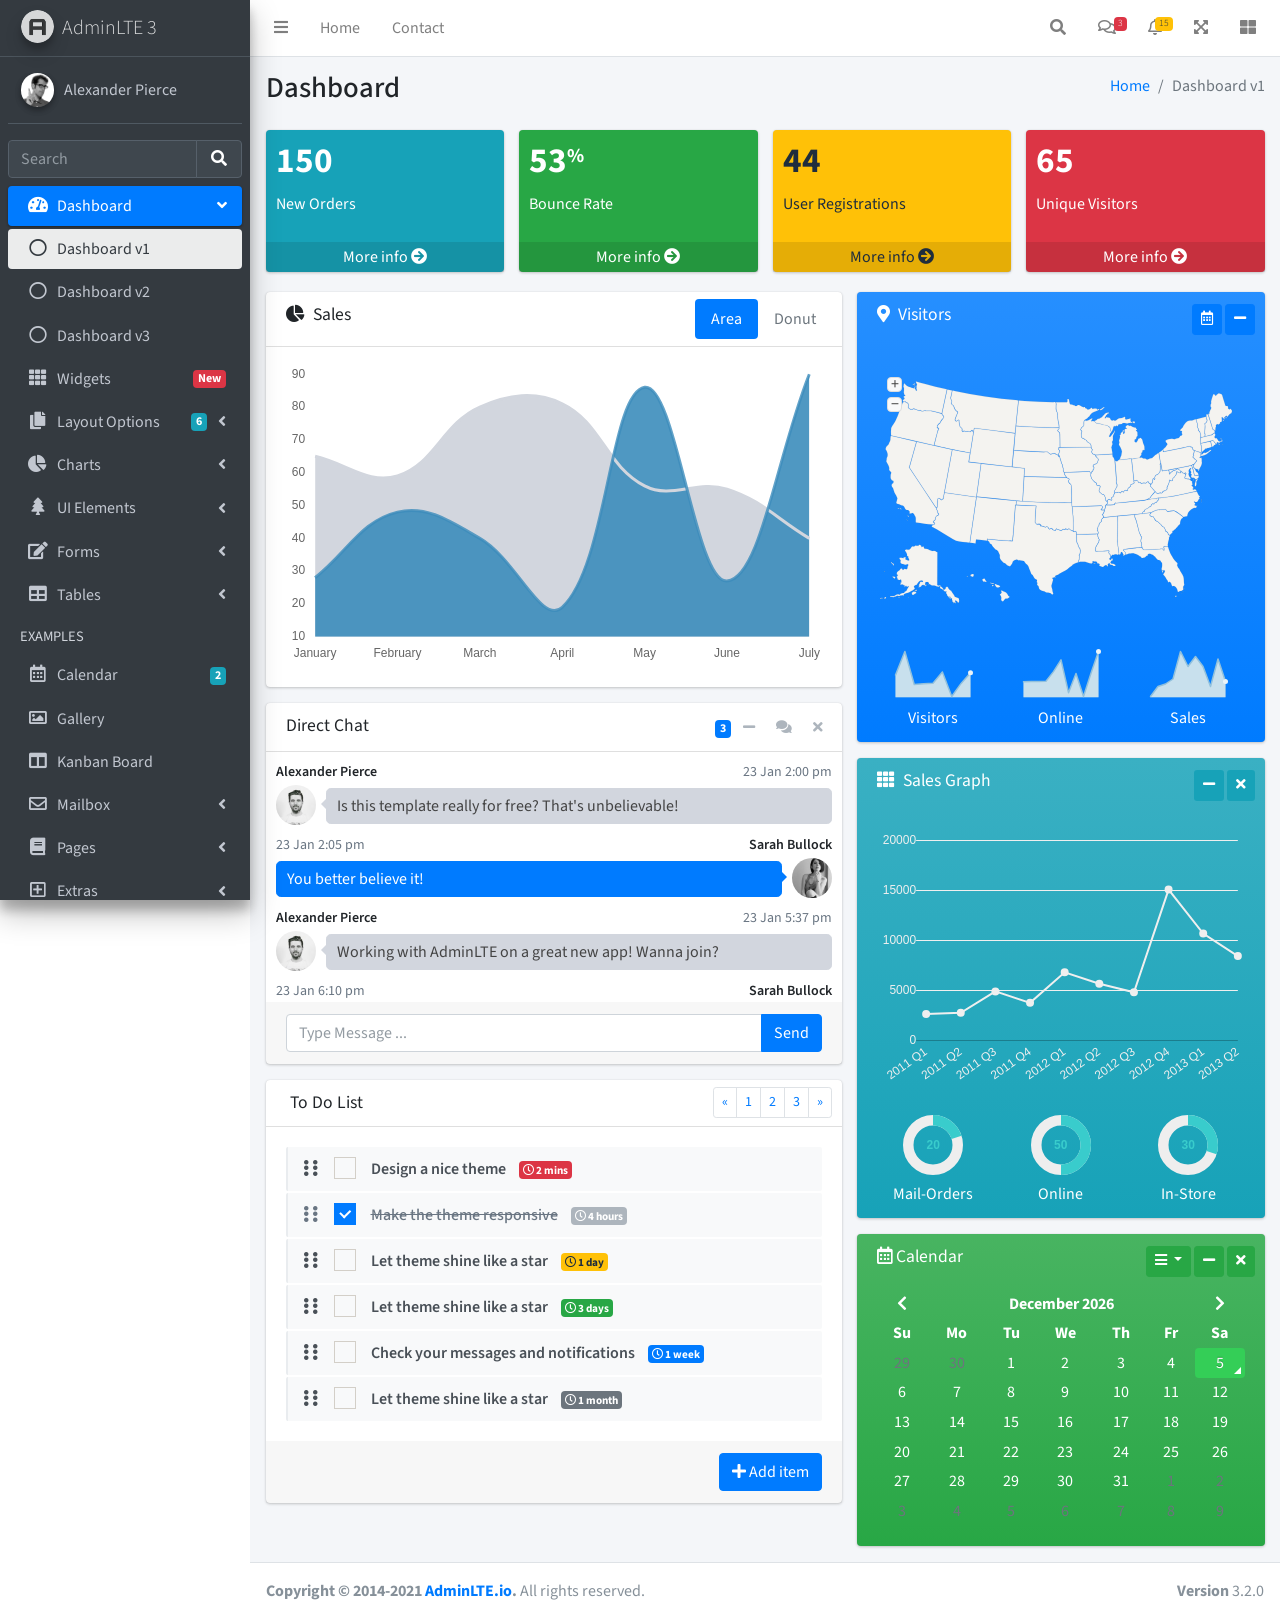
<file: myadmin/index.html>
<!DOCTYPE html>
<html lang="en">

<head>
    <meta charset="utf-8">
    <meta name="viewport" content="width=device-width, initial-scale=1">
    <title>AdminLTE 3 | Dashboard</title>

    <!-- Google Font: Source Sans Pro -->
    <link rel="stylesheet" href="https://fonts.googleapis.com/css?family=Source+Sans+Pro:300,400,400i,700&display=fallback">
    <!-- Font Awesome -->
    <link rel="stylesheet" href="plugins/fontawesome-free/css/all.min.css">
    <!-- Ionicons -->
    <link rel="stylesheet" href="https://code.ionicframework.com/ionicons/2.0.1/css/ionicons.min.css">
    <!-- Tempusdominus Bootstrap 4 -->
    <link rel="stylesheet" href="plugins/tempusdominus-bootstrap-4/css/tempusdominus-bootstrap-4.min.css">
    <!-- iCheck -->
    <link rel="stylesheet" href="plugins/icheck-bootstrap/icheck-bootstrap.min.css">
    <!-- JQVMap -->
    <link rel="stylesheet" href="plugins/jqvmap/jqvmap.min.css">
    <!-- Theme style -->
    <link rel="stylesheet" href="dist/css/adminlte.min.css">
    <!-- overlayScrollbars -->
    <link rel="stylesheet" href="plugins/overlayScrollbars/css/OverlayScrollbars.min.css">
    <!-- Daterange picker -->
    <link rel="stylesheet" href="plugins/daterangepicker/daterangepicker.css">
    <!-- summernote -->
    <link rel="stylesheet" href="plugins/summernote/summernote-bs4.min.css">
</head>

<body class="hold-transition sidebar-mini layout-fixed">


    <div class="wrapper">

        <!-- Preloader -->
        <div class="preloader flex-column justify-content-center align-items-center">
            <img class="animation__shake" src="dist/img/AdminLTELogo.png" alt="AdminLTELogo" height="60" width="60">
        </div>

        <!-- Navbar -->
        <nav class="main-header navbar navbar-expand navbar-white navbar-light">
            <!-- Left navbar links -->
            <ul class="navbar-nav">
                <li class="nav-item">
                    <a class="nav-link" data-widget="pushmenu" href="#" role="button"><i class="fas fa-bars"></i></a>
                </li>
                <li class="nav-item d-none d-sm-inline-block">
                    <a href="index3.html" class="nav-link">Home</a>
                </li>
                <li class="nav-item d-none d-sm-inline-block">
                    <a href="#" class="nav-link">Contact</a>
                </li>
            </ul>

            <!-- Right navbar links -->
            <ul class="navbar-nav ml-auto">
                <!-- Navbar Search -->
                <li class="nav-item">
                    <a class="nav-link" data-widget="navbar-search" href="#" role="button">
                        <i class="fas fa-search"></i>
                    </a>
                    <div class="navbar-search-block">
                        <form class="form-inline">
                            <div class="input-group input-group-sm">
                                <input class="form-control form-control-navbar" type="search" placeholder="Search" aria-label="Search">
                                <div class="input-group-append">
                                    <button class="btn btn-navbar" type="submit">
                  <i class="fas fa-search"></i>
                </button>
                                    <button class="btn btn-navbar" type="button" data-widget="navbar-search">
                  <i class="fas fa-times"></i>
                </button>
                                </div>
                            </div>
                        </form>
                    </div>
                </li>

                <!-- Messages Dropdown Menu -->
                <li class="nav-item dropdown">
                    <a class="nav-link" data-toggle="dropdown" href="#">
                        <i class="far fa-comments"></i>
                        <span class="badge badge-danger navbar-badge">3</span>
                    </a>
                    <div class="dropdown-menu dropdown-menu-lg dropdown-menu-right">
                        <a href="#" class="dropdown-item">
                            <!-- Message Start -->
                            <div class="media">
                                <img src="dist/img/user1-128x128.jpg" alt="User Avatar" class="img-size-50 mr-3 img-circle">
                                <div class="media-body">
                                    <h3 class="dropdown-item-title">
                                        Brad Diesel
                                        <span class="float-right text-sm text-danger"><i class="fas fa-star"></i></span>
                                    </h3>
                                    <p class="text-sm">Call me whenever you can...</p>
                                    <p class="text-sm text-muted"><i class="far fa-clock mr-1"></i> 4 Hours Ago</p>
                                </div>
                            </div>
                            <!-- Message End -->
                        </a>
                        <div class="dropdown-divider"></div>
                        <a href="#" class="dropdown-item">
                            <!-- Message Start -->
                            <div class="media">
                                <img src="dist/img/user8-128x128.jpg" alt="User Avatar" class="img-size-50 img-circle mr-3">
                                <div class="media-body">
                                    <h3 class="dropdown-item-title">
                                        John Pierce
                                        <span class="float-right text-sm text-muted"><i class="fas fa-star"></i></span>
                                    </h3>
                                    <p class="text-sm">I got your message bro</p>
                                    <p class="text-sm text-muted"><i class="far fa-clock mr-1"></i> 4 Hours Ago</p>
                                </div>
                            </div>
                            <!-- Message End -->
                        </a>
                        <div class="dropdown-divider"></div>
                        <a href="#" class="dropdown-item">
                            <!-- Message Start -->
                            <div class="media">
                                <img src="dist/img/user3-128x128.jpg" alt="User Avatar" class="img-size-50 img-circle mr-3">
                                <div class="media-body">
                                    <h3 class="dropdown-item-title">
                                        Nora Silvester
                                        <span class="float-right text-sm text-warning"><i class="fas fa-star"></i></span>
                                    </h3>
                                    <p class="text-sm">The subject goes here</p>
                                    <p class="text-sm text-muted"><i class="far fa-clock mr-1"></i> 4 Hours Ago</p>
                                </div>
                            </div>
                            <!-- Message End -->
                        </a>
                        <div class="dropdown-divider"></div>
                        <a href="#" class="dropdown-item dropdown-footer">See All Messages</a>
                    </div>
                </li>
                <!-- Notifications Dropdown Menu -->
                <li class="nav-item dropdown">
                    <a class="nav-link" data-toggle="dropdown" href="#">
                        <i class="far fa-bell"></i>
                        <span class="badge badge-warning navbar-badge">15</span>
                    </a>
                    <div class="dropdown-menu dropdown-menu-lg dropdown-menu-right">
                        <span class="dropdown-item dropdown-header">15 Notifications</span>
                        <div class="dropdown-divider"></div>
                        <a href="#" class="dropdown-item">
                            <i class="fas fa-envelope mr-2"></i> 4 new messages
                            <span class="float-right text-muted text-sm">3 mins</span>
                        </a>
                        <div class="dropdown-divider"></div>
                        <a href="#" class="dropdown-item">
                            <i class="fas fa-users mr-2"></i> 8 friend requests
                            <span class="float-right text-muted text-sm">12 hours</span>
                        </a>
                        <div class="dropdown-divider"></div>
                        <a href="#" class="dropdown-item">
                            <i class="fas fa-file mr-2"></i> 3 new reports
                            <span class="float-right text-muted text-sm">2 days</span>
                        </a>
                        <div class="dropdown-divider"></div>
                        <a href="#" class="dropdown-item dropdown-footer">See All Notifications</a>
                    </div>
                </li>
                <li class="nav-item">
                    <a class="nav-link" data-widget="fullscreen" href="#" role="button">
                        <i class="fas fa-expand-arrows-alt"></i>
                    </a>
                </li>
                <li class="nav-item">
                    <a class="nav-link" data-widget="control-sidebar" data-controlsidebar-slide="true" href="#" role="button">
                        <i class="fas fa-th-large"></i>
                    </a>
                </li>
            </ul>
        </nav>
        <!-- /.navbar -->

        <!-- Main Sidebar Container -->
        <aside class="main-sidebar sidebar-dark-primary elevation-4">
            <!-- Brand Logo -->
            <a href="index3.html" class="brand-link">
                <img src="dist/img/AdminLTELogo.png" alt="AdminLTE Logo" class="brand-image img-circle elevation-3" style="opacity: .8">
                <span class="brand-text font-weight-light">AdminLTE 3</span>
            </a>

            <!-- Sidebar -->
            <div class="sidebar">
                <!-- Sidebar user panel (optional) -->
                <div class="user-panel mt-3 pb-3 mb-3 d-flex">
                    <div class="image">
                        <img src="dist/img/user2-160x160.jpg" class="img-circle elevation-2" alt="User Image">
                    </div>
                    <div class="info">
                        <a href="#" class="d-block">Alexander Pierce</a>
                    </div>
                </div>

                <!-- SidebarSearch Form -->
                <div class="form-inline">
                    <div class="input-group" data-widget="sidebar-search">
                        <input class="form-control form-control-sidebar" type="search" placeholder="Search" aria-label="Search">
                        <div class="input-group-append">
                            <button class="btn btn-sidebar">
              <i class="fas fa-search fa-fw"></i>
            </button>
                        </div>
                    </div>
                </div>

                <!-- Sidebar Menu -->
                <nav class="mt-2">
                    <ul class="nav nav-pills nav-sidebar flex-column" data-widget="treeview" role="menu" data-accordion="false">
                        <!-- Add icons to the links using the .nav-icon class
               with font-awesome or any other icon font library -->
                        <li class="nav-item menu-open">
                            <a href="#" class="nav-link active">
                                <i class="nav-icon fas fa-tachometer-alt"></i>
                                <p>
                                    Dashboard
                                    <i class="right fas fa-angle-left"></i>
                                </p>
                            </a>
                            <ul class="nav nav-treeview">
                                <li class="nav-item">
                                    <a href="./index.html" class="nav-link active">
                                        <i class="far fa-circle nav-icon"></i>
                                        <p>Dashboard v1</p>
                                    </a>
                                </li>
                                <li class="nav-item">
                                    <a href="./index2.html" class="nav-link">
                                        <i class="far fa-circle nav-icon"></i>
                                        <p>Dashboard v2</p>
                                    </a>
                                </li>
                                <li class="nav-item">
                                    <a href="./index3.html" class="nav-link">
                                        <i class="far fa-circle nav-icon"></i>
                                        <p>Dashboard v3</p>
                                    </a>
                                </li>
                            </ul>
                        </li>
                        <li class="nav-item">
                            <a href="pages/widgets.html" class="nav-link">
                                <i class="nav-icon fas fa-th"></i>
                                <p>
                                    Widgets
                                    <span class="right badge badge-danger">New</span>
                                </p>
                            </a>
                        </li>
                        <li class="nav-item">
                            <a href="#" class="nav-link">
                                <i class="nav-icon fas fa-copy"></i>
                                <p>
                                    Layout Options
                                    <i class="fas fa-angle-left right"></i>
                                    <span class="badge badge-info right">6</span>
                                </p>
                            </a>
                            <ul class="nav nav-treeview">
                                <li class="nav-item">
                                    <a href="pages/layout/top-nav.html" class="nav-link">
                                        <i class="far fa-circle nav-icon"></i>
                                        <p>Top Navigation</p>
                                    </a>
                                </li>
                                <li class="nav-item">
                                    <a href="pages/layout/top-nav-sidebar.html" class="nav-link">
                                        <i class="far fa-circle nav-icon"></i>
                                        <p>Top Navigation + Sidebar</p>
                                    </a>
                                </li>
                                <li class="nav-item">
                                    <a href="pages/layout/boxed.html" class="nav-link">
                                        <i class="far fa-circle nav-icon"></i>
                                        <p>Boxed</p>
                                    </a>
                                </li>
                                <li class="nav-item">
                                    <a href="pages/layout/fixed-sidebar.html" class="nav-link">
                                        <i class="far fa-circle nav-icon"></i>
                                        <p>Fixed Sidebar</p>
                                    </a>
                                </li>
                                <li class="nav-item">
                                    <a href="pages/layout/fixed-sidebar-custom.html" class="nav-link">
                                        <i class="far fa-circle nav-icon"></i>
                                        <p>Fixed Sidebar <small>+ Custom Area</small></p>
                                    </a>
                                </li>
                                <li class="nav-item">
                                    <a href="pages/layout/fixed-topnav.html" class="nav-link">
                                        <i class="far fa-circle nav-icon"></i>
                                        <p>Fixed Navbar</p>
                                    </a>
                                </li>
                                <li class="nav-item">
                                    <a href="pages/layout/fixed-footer.html" class="nav-link">
                                        <i class="far fa-circle nav-icon"></i>
                                        <p>Fixed Footer</p>
                                    </a>
                                </li>
                                <li class="nav-item">
                                    <a href="pages/layout/collapsed-sidebar.html" class="nav-link">
                                        <i class="far fa-circle nav-icon"></i>
                                        <p>Collapsed Sidebar</p>
                                    </a>
                                </li>
                            </ul>
                        </li>
                        <li class="nav-item">
                            <a href="#" class="nav-link">
                                <i class="nav-icon fas fa-chart-pie"></i>
                                <p>
                                    Charts
                                    <i class="right fas fa-angle-left"></i>
                                </p>
                            </a>
                            <ul class="nav nav-treeview">
                                <li class="nav-item">
                                    <a href="pages/charts/chartjs.html" class="nav-link">
                                        <i class="far fa-circle nav-icon"></i>
                                        <p>ChartJS</p>
                                    </a>
                                </li>
                                <li class="nav-item">
                                    <a href="pages/charts/flot.html" class="nav-link">
                                        <i class="far fa-circle nav-icon"></i>
                                        <p>Flot</p>
                                    </a>
                                </li>
                                <li class="nav-item">
                                    <a href="pages/charts/inline.html" class="nav-link">
                                        <i class="far fa-circle nav-icon"></i>
                                        <p>Inline</p>
                                    </a>
                                </li>
                                <li class="nav-item">
                                    <a href="pages/charts/uplot.html" class="nav-link">
                                        <i class="far fa-circle nav-icon"></i>
                                        <p>uPlot</p>
                                    </a>
                                </li>
                            </ul>
                        </li>
                        <li class="nav-item">
                            <a href="#" class="nav-link">
                                <i class="nav-icon fas fa-tree"></i>
                                <p>
                                    UI Elements
                                    <i class="fas fa-angle-left right"></i>
                                </p>
                            </a>
                            <ul class="nav nav-treeview">
                                <li class="nav-item">
                                    <a href="pages/UI/general.html" class="nav-link">
                                        <i class="far fa-circle nav-icon"></i>
                                        <p>General</p>
                                    </a>
                                </li>
                                <li class="nav-item">
                                    <a href="pages/UI/icons.html" class="nav-link">
                                        <i class="far fa-circle nav-icon"></i>
                                        <p>Icons</p>
                                    </a>
                                </li>
                                <li class="nav-item">
                                    <a href="pages/UI/buttons.html" class="nav-link">
                                        <i class="far fa-circle nav-icon"></i>
                                        <p>Buttons</p>
                                    </a>
                                </li>
                                <li class="nav-item">
                                    <a href="pages/UI/sliders.html" class="nav-link">
                                        <i class="far fa-circle nav-icon"></i>
                                        <p>Sliders</p>
                                    </a>
                                </li>
                                <li class="nav-item">
                                    <a href="pages/UI/modals.html" class="nav-link">
                                        <i class="far fa-circle nav-icon"></i>
                                        <p>Modals & Alerts</p>
                                    </a>
                                </li>
                                <li class="nav-item">
                                    <a href="pages/UI/navbar.html" class="nav-link">
                                        <i class="far fa-circle nav-icon"></i>
                                        <p>Navbar & Tabs</p>
                                    </a>
                                </li>
                                <li class="nav-item">
                                    <a href="pages/UI/timeline.html" class="nav-link">
                                        <i class="far fa-circle nav-icon"></i>
                                        <p>Timeline</p>
                                    </a>
                                </li>
                                <li class="nav-item">
                                    <a href="pages/UI/ribbons.html" class="nav-link">
                                        <i class="far fa-circle nav-icon"></i>
                                        <p>Ribbons</p>
                                    </a>
                                </li>
                            </ul>
                        </li>
                        <li class="nav-item">
                            <a href="#" class="nav-link">
                                <i class="nav-icon fas fa-edit"></i>
                                <p>
                                    Forms
                                    <i class="fas fa-angle-left right"></i>
                                </p>
                            </a>
                            <ul class="nav nav-treeview">
                                <li class="nav-item">
                                    <a href="pages/forms/general.html" class="nav-link">
                                        <i class="far fa-circle nav-icon"></i>
                                        <p>General Elements</p>
                                    </a>
                                </li>
                                <li class="nav-item">
                                    <a href="pages/forms/advanced.html" class="nav-link">
                                        <i class="far fa-circle nav-icon"></i>
                                        <p>Advanced Elements</p>
                                    </a>
                                </li>
                                <li class="nav-item">
                                    <a href="pages/forms/editors.html" class="nav-link">
                                        <i class="far fa-circle nav-icon"></i>
                                        <p>Editors</p>
                                    </a>
                                </li>
                                <li class="nav-item">
                                    <a href="pages/forms/validation.html" class="nav-link">
                                        <i class="far fa-circle nav-icon"></i>
                                        <p>Validation</p>
                                    </a>
                                </li>
                            </ul>
                        </li>
                        <li class="nav-item">
                            <a href="#" class="nav-link">
                                <i class="nav-icon fas fa-table"></i>
                                <p>
                                    Tables
                                    <i class="fas fa-angle-left right"></i>
                                </p>
                            </a>
                            <ul class="nav nav-treeview">
                                <li class="nav-item">
                                    <a href="pages/tables/simple.html" class="nav-link">
                                        <i class="far fa-circle nav-icon"></i>
                                        <p>Simple Tables</p>
                                    </a>
                                </li>
                                <li class="nav-item">
                                    <a href="pages/tables/data.html" class="nav-link">
                                        <i class="far fa-circle nav-icon"></i>
                                        <p>DataTables</p>
                                    </a>
                                </li>
                                <li class="nav-item">
                                    <a href="pages/tables/jsgrid.html" class="nav-link">
                                        <i class="far fa-circle nav-icon"></i>
                                        <p>jsGrid</p>
                                    </a>
                                </li>
                            </ul>
                        </li>
                        <li class="nav-header">EXAMPLES</li>
                        <li class="nav-item">
                            <a href="pages/calendar.html" class="nav-link">
                                <i class="nav-icon far fa-calendar-alt"></i>
                                <p>
                                    Calendar
                                    <span class="badge badge-info right">2</span>
                                </p>
                            </a>
                        </li>
                        <li class="nav-item">
                            <a href="pages/gallery.html" class="nav-link">
                                <i class="nav-icon far fa-image"></i>
                                <p>
                                    Gallery
                                </p>
                            </a>
                        </li>
                        <li class="nav-item">
                            <a href="pages/kanban.html" class="nav-link">
                                <i class="nav-icon fas fa-columns"></i>
                                <p>
                                    Kanban Board
                                </p>
                            </a>
                        </li>
                        <li class="nav-item">
                            <a href="#" class="nav-link">
                                <i class="nav-icon far fa-envelope"></i>
                                <p>
                                    Mailbox
                                    <i class="fas fa-angle-left right"></i>
                                </p>
                            </a>
                            <ul class="nav nav-treeview">
                                <li class="nav-item">
                                    <a href="pages/mailbox/mailbox.html" class="nav-link">
                                        <i class="far fa-circle nav-icon"></i>
                                        <p>Inbox</p>
                                    </a>
                                </li>
                                <li class="nav-item">
                                    <a href="pages/mailbox/compose.html" class="nav-link">
                                        <i class="far fa-circle nav-icon"></i>
                                        <p>Compose</p>
                                    </a>
                                </li>
                                <li class="nav-item">
                                    <a href="pages/mailbox/read-mail.html" class="nav-link">
                                        <i class="far fa-circle nav-icon"></i>
                                        <p>Read</p>
                                    </a>
                                </li>
                            </ul>
                        </li>
                        <li class="nav-item">
                            <a href="#" class="nav-link">
                                <i class="nav-icon fas fa-book"></i>
                                <p>
                                    Pages
                                    <i class="fas fa-angle-left right"></i>
                                </p>
                            </a>
                            <ul class="nav nav-treeview">
                                <li class="nav-item">
                                    <a href="pages/examples/invoice.html" class="nav-link">
                                        <i class="far fa-circle nav-icon"></i>
                                        <p>Invoice</p>
                                    </a>
                                </li>
                                <li class="nav-item">
                                    <a href="pages/examples/profile.html" class="nav-link">
                                        <i class="far fa-circle nav-icon"></i>
                                        <p>Profile</p>
                                    </a>
                                </li>
                                <li class="nav-item">
                                    <a href="pages/examples/e-commerce.html" class="nav-link">
                                        <i class="far fa-circle nav-icon"></i>
                                        <p>E-commerce</p>
                                    </a>
                                </li>
                                <li class="nav-item">
                                    <a href="pages/examples/projects.html" class="nav-link">
                                        <i class="far fa-circle nav-icon"></i>
                                        <p>Projects</p>
                                    </a>
                                </li>
                                <li class="nav-item">
                                    <a href="pages/examples/project-add.html" class="nav-link">
                                        <i class="far fa-circle nav-icon"></i>
                                        <p>Project Add</p>
                                    </a>
                                </li>
                                <li class="nav-item">
                                    <a href="pages/examples/project-edit.html" class="nav-link">
                                        <i class="far fa-circle nav-icon"></i>
                                        <p>Project Edit</p>
                                    </a>
                                </li>
                                <li class="nav-item">
                                    <a href="pages/examples/project-detail.html" class="nav-link">
                                        <i class="far fa-circle nav-icon"></i>
                                        <p>Project Detail</p>
                                    </a>
                                </li>
                                <li class="nav-item">
                                    <a href="pages/examples/contacts.html" class="nav-link">
                                        <i class="far fa-circle nav-icon"></i>
                                        <p>Contacts</p>
                                    </a>
                                </li>
                                <li class="nav-item">
                                    <a href="pages/examples/faq.html" class="nav-link">
                                        <i class="far fa-circle nav-icon"></i>
                                        <p>FAQ</p>
                                    </a>
                                </li>
                                <li class="nav-item">
                                    <a href="pages/examples/contact-us.html" class="nav-link">
                                        <i class="far fa-circle nav-icon"></i>
                                        <p>Contact us</p>
                                    </a>
                                </li>
                            </ul>
                        </li>
                        <li class="nav-item">
                            <a href="#" class="nav-link">
                                <i class="nav-icon far fa-plus-square"></i>
                                <p>
                                    Extras
                                    <i class="fas fa-angle-left right"></i>
                                </p>
                            </a>
                            <ul class="nav nav-treeview">
                                <li class="nav-item">
                                    <a href="#" class="nav-link">
                                        <i class="far fa-circle nav-icon"></i>
                                        <p>
                                            Login & Register v1
                                            <i class="fas fa-angle-left right"></i>
                                        </p>
                                    </a>
                                    <ul class="nav nav-treeview">
                                        <li class="nav-item">
                                            <a href="pages/examples/login.html" class="nav-link">
                                                <i class="far fa-circle nav-icon"></i>
                                                <p>Login v1</p>
                                            </a>
                                        </li>
                                        <li class="nav-item">
                                            <a href="pages/examples/register.html" class="nav-link">
                                                <i class="far fa-circle nav-icon"></i>
                                                <p>Register v1</p>
                                            </a>
                                        </li>
                                        <li class="nav-item">
                                            <a href="pages/examples/forgot-password.html" class="nav-link">
                                                <i class="far fa-circle nav-icon"></i>
                                                <p>Forgot Password v1</p>
                                            </a>
                                        </li>
                                        <li class="nav-item">
                                            <a href="pages/examples/recover-password.html" class="nav-link">
                                                <i class="far fa-circle nav-icon"></i>
                                                <p>Recover Password v1</p>
                                            </a>
                                        </li>
                                    </ul>
                                </li>
                                <li class="nav-item">
                                    <a href="#" class="nav-link">
                                        <i class="far fa-circle nav-icon"></i>
                                        <p>
                                            Login & Register v2
                                            <i class="fas fa-angle-left right"></i>
                                        </p>
                                    </a>
                                    <ul class="nav nav-treeview">
                                        <li class="nav-item">
                                            <a href="pages/examples/login-v2.html" class="nav-link">
                                                <i class="far fa-circle nav-icon"></i>
                                                <p>Login v2</p>
                                            </a>
                                        </li>
                                        <li class="nav-item">
                                            <a href="pages/examples/register-v2.html" class="nav-link">
                                                <i class="far fa-circle nav-icon"></i>
                                                <p>Register v2</p>
                                            </a>
                                        </li>
                                        <li class="nav-item">
                                            <a href="pages/examples/forgot-password-v2.html" class="nav-link">
                                                <i class="far fa-circle nav-icon"></i>
                                                <p>Forgot Password v2</p>
                                            </a>
                                        </li>
                                        <li class="nav-item">
                                            <a href="pages/examples/recover-password-v2.html" class="nav-link">
                                                <i class="far fa-circle nav-icon"></i>
                                                <p>Recover Password v2</p>
                                            </a>
                                        </li>
                                    </ul>
                                </li>
                                <li class="nav-item">
                                    <a href="pages/examples/lockscreen.html" class="nav-link">
                                        <i class="far fa-circle nav-icon"></i>
                                        <p>Lockscreen</p>
                                    </a>
                                </li>
                                <li class="nav-item">
                                    <a href="pages/examples/legacy-user-menu.html" class="nav-link">
                                        <i class="far fa-circle nav-icon"></i>
                                        <p>Legacy User Menu</p>
                                    </a>
                                </li>
                                <li class="nav-item">
                                    <a href="pages/examples/language-menu.html" class="nav-link">
                                        <i class="far fa-circle nav-icon"></i>
                                        <p>Language Menu</p>
                                    </a>
                                </li>
                                <li class="nav-item">
                                    <a href="pages/examples/404.html" class="nav-link">
                                        <i class="far fa-circle nav-icon"></i>
                                        <p>Error 404</p>
                                    </a>
                                </li>
                                <li class="nav-item">
                                    <a href="pages/examples/500.html" class="nav-link">
                                        <i class="far fa-circle nav-icon"></i>
                                        <p>Error 500</p>
                                    </a>
                                </li>
                                <li class="nav-item">
                                    <a href="pages/examples/pace.html" class="nav-link">
                                        <i class="far fa-circle nav-icon"></i>
                                        <p>Pace</p>
                                    </a>
                                </li>
                                <li class="nav-item">
                                    <a href="pages/examples/blank.html" class="nav-link">
                                        <i class="far fa-circle nav-icon"></i>
                                        <p>Blank Page</p>
                                    </a>
                                </li>
                                <li class="nav-item">
                                    <a href="starter.html" class="nav-link">
                                        <i class="far fa-circle nav-icon"></i>
                                        <p>Starter Page</p>
                                    </a>
                                </li>
                            </ul>
                        </li>
                        <li class="nav-item">
                            <a href="#" class="nav-link">
                                <i class="nav-icon fas fa-search"></i>
                                <p>
                                    Search
                                    <i class="fas fa-angle-left right"></i>
                                </p>
                            </a>
                            <ul class="nav nav-treeview">
                                <li class="nav-item">
                                    <a href="pages/search/simple.html" class="nav-link">
                                        <i class="far fa-circle nav-icon"></i>
                                        <p>Simple Search</p>
                                    </a>
                                </li>
                                <li class="nav-item">
                                    <a href="pages/search/enhanced.html" class="nav-link">
                                        <i class="far fa-circle nav-icon"></i>
                                        <p>Enhanced</p>
                                    </a>
                                </li>
                            </ul>
                        </li>
                        <li class="nav-header">MISCELLANEOUS</li>
                        <li class="nav-item">
                            <a href="iframe.html" class="nav-link">
                                <i class="nav-icon fas fa-ellipsis-h"></i>
                                <p>Tabbed IFrame Plugin</p>
                            </a>
                        </li>
                        <li class="nav-item">
                            <a href="https://adminlte.io/docs/3.1/" class="nav-link">
                                <i class="nav-icon fas fa-file"></i>
                                <p>Documentation</p>
                            </a>
                        </li>
                        <li class="nav-header">MULTI LEVEL EXAMPLE</li>
                        <li class="nav-item">
                            <a href="#" class="nav-link">
                                <i class="fas fa-circle nav-icon"></i>
                                <p>Level 1</p>
                            </a>
                        </li>
                        <li class="nav-item">
                            <a href="#" class="nav-link">
                                <i class="nav-icon fas fa-circle"></i>
                                <p>
                                    Level 1
                                    <i class="right fas fa-angle-left"></i>
                                </p>
                            </a>
                            <ul class="nav nav-treeview">
                                <li class="nav-item">
                                    <a href="#" class="nav-link">
                                        <i class="far fa-circle nav-icon"></i>
                                        <p>Level 2</p>
                                    </a>
                                </li>
                                <li class="nav-item">
                                    <a href="#" class="nav-link">
                                        <i class="far fa-circle nav-icon"></i>
                                        <p>
                                            Level 2
                                            <i class="right fas fa-angle-left"></i>
                                        </p>
                                    </a>
                                    <ul class="nav nav-treeview">
                                        <li class="nav-item">
                                            <a href="#" class="nav-link">
                                                <i class="far fa-dot-circle nav-icon"></i>
                                                <p>Level 3</p>
                                            </a>
                                        </li>
                                        <li class="nav-item">
                                            <a href="#" class="nav-link">
                                                <i class="far fa-dot-circle nav-icon"></i>
                                                <p>Level 3</p>
                                            </a>
                                        </li>
                                        <li class="nav-item">
                                            <a href="#" class="nav-link">
                                                <i class="far fa-dot-circle nav-icon"></i>
                                                <p>Level 3</p>
                                            </a>
                                        </li>
                                    </ul>
                                </li>
                                <li class="nav-item">
                                    <a href="#" class="nav-link">
                                        <i class="far fa-circle nav-icon"></i>
                                        <p>Level 2</p>
                                    </a>
                                </li>
                            </ul>
                        </li>
                        <li class="nav-item">
                            <a href="#" class="nav-link">
                                <i class="fas fa-circle nav-icon"></i>
                                <p>Level 1</p>
                            </a>
                        </li>
                        <li class="nav-header">LABELS</li>
                        <li class="nav-item">
                            <a href="#" class="nav-link">
                                <i class="nav-icon far fa-circle text-danger"></i>
                                <p class="text">Important</p>
                            </a>
                        </li>
                        <li class="nav-item">
                            <a href="#" class="nav-link">
                                <i class="nav-icon far fa-circle text-warning"></i>
                                <p>Warning</p>
                            </a>
                        </li>
                        <li class="nav-item">
                            <a href="#" class="nav-link">
                                <i class="nav-icon far fa-circle text-info"></i>
                                <p>Informational</p>
                            </a>
                        </li>
                    </ul>
                </nav>
                <!-- /.sidebar-menu -->
            </div>
            <!-- /.sidebar -->
        </aside>

        <!-- Content Wrapper. Contains page content -->
        <div class="content-wrapper">
            <!-- Content Header (Page header) -->
            <div class="content-header">
                <div class="container-fluid">
                    <div class="row mb-2">
                        <div class="col-sm-6">
                            <h1 class="m-0">Dashboard</h1>
                        </div>
                        <!-- /.col -->
                        <div class="col-sm-6">
                            <ol class="breadcrumb float-sm-right">
                                <li class="breadcrumb-item"><a href="#">Home</a></li>
                                <li class="breadcrumb-item active">Dashboard v1</li>
                            </ol>
                        </div>
                        <!-- /.col -->
                    </div>
                    <!-- /.row -->
                </div>
                <!-- /.container-fluid -->
            </div>
            <!-- /.content-header -->

            <!-- Main content -->
            <section class="content">
                <div class="container-fluid">
                    <!-- Small boxes (Stat box) -->
                    <div class="row">
                        <div class="col-lg-3 col-6">
                            <!-- small box -->
                            <div class="small-box bg-info">
                                <div class="inner">
                                    <h3>150</h3>

                                    <p>New Orders</p>
                                </div>
                                <div class="icon">
                                    <i class="ion ion-bag"></i>
                                </div>
                                <a href="#" class="small-box-footer">More info <i class="fas fa-arrow-circle-right"></i></a>
                            </div>
                        </div>
                        <!-- ./col -->
                        <div class="col-lg-3 col-6">
                            <!-- small box -->
                            <div class="small-box bg-success">
                                <div class="inner">
                                    <h3>53<sup style="font-size: 20px">%</sup></h3>

                                    <p>Bounce Rate</p>
                                </div>
                                <div class="icon">
                                    <i class="ion ion-stats-bars"></i>
                                </div>
                                <a href="#" class="small-box-footer">More info <i class="fas fa-arrow-circle-right"></i></a>
                            </div>
                        </div>
                        <!-- ./col -->
                        <div class="col-lg-3 col-6">
                            <!-- small box -->
                            <div class="small-box bg-warning">
                                <div class="inner">
                                    <h3>44</h3>

                                    <p>User Registrations</p>
                                </div>
                                <div class="icon">
                                    <i class="ion ion-person-add"></i>
                                </div>
                                <a href="#" class="small-box-footer">More info <i class="fas fa-arrow-circle-right"></i></a>
                            </div>
                        </div>
                        <!-- ./col -->
                        <div class="col-lg-3 col-6">
                            <!-- small box -->
                            <div class="small-box bg-danger">
                                <div class="inner">
                                    <h3>65</h3>

                                    <p>Unique Visitors</p>
                                </div>
                                <div class="icon">
                                    <i class="ion ion-pie-graph"></i>
                                </div>
                                <a href="#" class="small-box-footer">More info <i class="fas fa-arrow-circle-right"></i></a>
                            </div>
                        </div>
                        <!-- ./col -->
                    </div>
                    <!-- /.row -->
                    <!-- Main row -->
                    <div class="row">
                        <!-- Left col -->
                        <section class="col-lg-7 connectedSortable">
                            <!-- Custom tabs (Charts with tabs)-->
                            <div class="card">
                                <div class="card-header">
                                    <h3 class="card-title">
                                        <i class="fas fa-chart-pie mr-1"></i> Sales
                                    </h3>
                                    <div class="card-tools">
                                        <ul class="nav nav-pills ml-auto">
                                            <li class="nav-item">
                                                <a class="nav-link active" href="#revenue-chart" data-toggle="tab">Area</a>
                                            </li>
                                            <li class="nav-item">
                                                <a class="nav-link" href="#sales-chart" data-toggle="tab">Donut</a>
                                            </li>
                                        </ul>
                                    </div>
                                </div>
                                <!-- /.card-header -->
                                <div class="card-body">
                                    <div class="tab-content p-0">
                                        <!-- Morris chart - Sales -->
                                        <div class="chart tab-pane active" id="revenue-chart" style="position: relative; height: 300px;">
                                            <canvas id="revenue-chart-canvas" height="300" style="height: 300px;"></canvas>
                                        </div>
                                        <div class="chart tab-pane" id="sales-chart" style="position: relative; height: 300px;">
                                            <canvas id="sales-chart-canvas" height="300" style="height: 300px;"></canvas>
                                        </div>
                                    </div>
                                </div>
                                <!-- /.card-body -->
                            </div>
                            <!-- /.card -->

                            <!-- DIRECT CHAT -->
                            <div class="card direct-chat direct-chat-primary">
                                <div class="card-header">
                                    <h3 class="card-title">Direct Chat</h3>

                                    <div class="card-tools">
                                        <span title="3 New Messages" class="badge badge-primary">3</span>
                                        <button type="button" class="btn btn-tool" data-card-widget="collapse">
                    <i class="fas fa-minus"></i>
                  </button>
                                        <button type="button" class="btn btn-tool" title="Contacts" data-widget="chat-pane-toggle">
                    <i class="fas fa-comments"></i>
                  </button>
                                        <button type="button" class="btn btn-tool" data-card-widget="remove">
                    <i class="fas fa-times"></i>
                  </button>
                                    </div>
                                </div>
                                <!-- /.card-header -->
                                <div class="card-body">
                                    <!-- Conversations are loaded here -->
                                    <div class="direct-chat-messages">
                                        <!-- Message. Default to the left -->
                                        <div class="direct-chat-msg">
                                            <div class="direct-chat-infos clearfix">
                                                <span class="direct-chat-name float-left">Alexander Pierce</span>
                                                <span class="direct-chat-timestamp float-right">23 Jan 2:00 pm</span>
                                            </div>
                                            <!-- /.direct-chat-infos -->
                                            <img class="direct-chat-img" src="dist/img/user1-128x128.jpg" alt="message user image">
                                            <!-- /.direct-chat-img -->
                                            <div class="direct-chat-text">
                                                Is this template really for free? That's unbelievable!
                                            </div>
                                            <!-- /.direct-chat-text -->
                                        </div>
                                        <!-- /.direct-chat-msg -->

                                        <!-- Message to the right -->
                                        <div class="direct-chat-msg right">
                                            <div class="direct-chat-infos clearfix">
                                                <span class="direct-chat-name float-right">Sarah Bullock</span>
                                                <span class="direct-chat-timestamp float-left">23 Jan 2:05 pm</span>
                                            </div>
                                            <!-- /.direct-chat-infos -->
                                            <img class="direct-chat-img" src="dist/img/user3-128x128.jpg" alt="message user image">
                                            <!-- /.direct-chat-img -->
                                            <div class="direct-chat-text">
                                                You better believe it!
                                            </div>
                                            <!-- /.direct-chat-text -->
                                        </div>
                                        <!-- /.direct-chat-msg -->

                                        <!-- Message. Default to the left -->
                                        <div class="direct-chat-msg">
                                            <div class="direct-chat-infos clearfix">
                                                <span class="direct-chat-name float-left">Alexander Pierce</span>
                                                <span class="direct-chat-timestamp float-right">23 Jan 5:37 pm</span>
                                            </div>
                                            <!-- /.direct-chat-infos -->
                                            <img class="direct-chat-img" src="dist/img/user1-128x128.jpg" alt="message user image">
                                            <!-- /.direct-chat-img -->
                                            <div class="direct-chat-text">
                                                Working with AdminLTE on a great new app! Wanna join?
                                            </div>
                                            <!-- /.direct-chat-text -->
                                        </div>
                                        <!-- /.direct-chat-msg -->

                                        <!-- Message to the right -->
                                        <div class="direct-chat-msg right">
                                            <div class="direct-chat-infos clearfix">
                                                <span class="direct-chat-name float-right">Sarah Bullock</span>
                                                <span class="direct-chat-timestamp float-left">23 Jan 6:10 pm</span>
                                            </div>
                                            <!-- /.direct-chat-infos -->
                                            <img class="direct-chat-img" src="dist/img/user3-128x128.jpg" alt="message user image">
                                            <!-- /.direct-chat-img -->
                                            <div class="direct-chat-text">
                                                I would love to.
                                            </div>
                                            <!-- /.direct-chat-text -->
                                        </div>
                                        <!-- /.direct-chat-msg -->

                                    </div>
                                    <!--/.direct-chat-messages-->

                                    <!-- Contacts are loaded here -->
                                    <div class="direct-chat-contacts">
                                        <ul class="contacts-list">
                                            <li>
                                                <a href="#">
                                                    <img class="contacts-list-img" src="dist/img/user1-128x128.jpg" alt="User Avatar">

                                                    <div class="contacts-list-info">
                                                        <span class="contacts-list-name">
                            Count Dracula
                            <small class="contacts-list-date float-right">2/28/2015</small>
                          </span>
                                                        <span class="contacts-list-msg">How have you been? I was...</span>
                                                    </div>
                                                    <!-- /.contacts-list-info -->
                                                </a>
                                            </li>
                                            <!-- End Contact Item -->
                                            <li>
                                                <a href="#">
                                                    <img class="contacts-list-img" src="dist/img/user7-128x128.jpg" alt="User Avatar">

                                                    <div class="contacts-list-info">
                                                        <span class="contacts-list-name">
                            Sarah Doe
                            <small class="contacts-list-date float-right">2/23/2015</small>
                          </span>
                                                        <span class="contacts-list-msg">I will be waiting for...</span>
                                                    </div>
                                                    <!-- /.contacts-list-info -->
                                                </a>
                                            </li>
                                            <!-- End Contact Item -->
                                            <li>
                                                <a href="#">
                                                    <img class="contacts-list-img" src="dist/img/user3-128x128.jpg" alt="User Avatar">

                                                    <div class="contacts-list-info">
                                                        <span class="contacts-list-name">
                            Nadia Jolie
                            <small class="contacts-list-date float-right">2/20/2015</small>
                          </span>
                                                        <span class="contacts-list-msg">I'll call you back at...</span>
                                                    </div>
                                                    <!-- /.contacts-list-info -->
                                                </a>
                                            </li>
                                            <!-- End Contact Item -->
                                            <li>
                                                <a href="#">
                                                    <img class="contacts-list-img" src="dist/img/user5-128x128.jpg" alt="User Avatar">

                                                    <div class="contacts-list-info">
                                                        <span class="contacts-list-name">
                            Nora S. Vans
                            <small class="contacts-list-date float-right">2/10/2015</small>
                          </span>
                                                        <span class="contacts-list-msg">Where is your new...</span>
                                                    </div>
                                                    <!-- /.contacts-list-info -->
                                                </a>
                                            </li>
                                            <!-- End Contact Item -->
                                            <li>
                                                <a href="#">
                                                    <img class="contacts-list-img" src="dist/img/user6-128x128.jpg" alt="User Avatar">

                                                    <div class="contacts-list-info">
                                                        <span class="contacts-list-name">
                            John K.
                            <small class="contacts-list-date float-right">1/27/2015</small>
                          </span>
                                                        <span class="contacts-list-msg">Can I take a look at...</span>
                                                    </div>
                                                    <!-- /.contacts-list-info -->
                                                </a>
                                            </li>
                                            <!-- End Contact Item -->
                                            <li>
                                                <a href="#">
                                                    <img class="contacts-list-img" src="dist/img/user8-128x128.jpg" alt="User Avatar">

                                                    <div class="contacts-list-info">
                                                        <span class="contacts-list-name">
                            Kenneth M.
                            <small class="contacts-list-date float-right">1/4/2015</small>
                          </span>
                                                        <span class="contacts-list-msg">Never mind I found...</span>
                                                    </div>
                                                    <!-- /.contacts-list-info -->
                                                </a>
                                            </li>
                                            <!-- End Contact Item -->
                                        </ul>
                                        <!-- /.contacts-list -->
                                    </div>
                                    <!-- /.direct-chat-pane -->
                                </div>
                                <!-- /.card-body -->
                                <div class="card-footer">
                                    <form action="#" method="post">
                                        <div class="input-group">
                                            <input type="text" name="message" placeholder="Type Message ..." class="form-control">
                                            <span class="input-group-append">
                      <button type="button" class="btn btn-primary">Send</button>
                    </span>
                                        </div>
                                    </form>
                                </div>
                                <!-- /.card-footer-->
                            </div>
                            <!--/.direct-chat -->

                            <!-- TO DO List -->
                            <div class="card">
                                <div class="card-header">
                                    <h3 class="card-title">
                                        <i class="ion ion-clipboard mr-1"></i> To Do List
                                    </h3>

                                    <div class="card-tools">
                                        <ul class="pagination pagination-sm">
                                            <li class="page-item"><a href="#" class="page-link">&laquo;</a></li>
                                            <li class="page-item"><a href="#" class="page-link">1</a></li>
                                            <li class="page-item"><a href="#" class="page-link">2</a></li>
                                            <li class="page-item"><a href="#" class="page-link">3</a></li>
                                            <li class="page-item"><a href="#" class="page-link">&raquo;</a></li>
                                        </ul>
                                    </div>
                                </div>
                                <!-- /.card-header -->
                                <div class="card-body">
                                    <ul class="todo-list" data-widget="todo-list">
                                        <li>
                                            <!-- drag handle -->
                                            <span class="handle">
                      <i class="fas fa-ellipsis-v"></i>
                      <i class="fas fa-ellipsis-v"></i>
                    </span>
                                            <!-- checkbox -->
                                            <div class="icheck-primary d-inline ml-2">
                                                <input type="checkbox" value="" name="todo1" id="todoCheck1">
                                                <label for="todoCheck1"></label>
                                            </div>
                                            <!-- todo text -->
                                            <span class="text">Design a nice theme</span>
                                            <!-- Emphasis label -->
                                            <small class="badge badge-danger"><i class="far fa-clock"></i> 2 mins</small>
                                            <!-- General tools such as edit or delete-->
                                            <div class="tools">
                                                <i class="fas fa-edit"></i>
                                                <i class="fas fa-trash-o"></i>
                                            </div>
                                        </li>
                                        <li>
                                            <span class="handle">
                      <i class="fas fa-ellipsis-v"></i>
                      <i class="fas fa-ellipsis-v"></i>
                    </span>
                                            <div class="icheck-primary d-inline ml-2">
                                                <input type="checkbox" value="" name="todo2" id="todoCheck2" checked>
                                                <label for="todoCheck2"></label>
                                            </div>
                                            <span class="text">Make the theme responsive</span>
                                            <small class="badge badge-info"><i class="far fa-clock"></i> 4 hours</small>
                                            <div class="tools">
                                                <i class="fas fa-edit"></i>
                                                <i class="fas fa-trash-o"></i>
                                            </div>
                                        </li>
                                        <li>
                                            <span class="handle">
                      <i class="fas fa-ellipsis-v"></i>
                      <i class="fas fa-ellipsis-v"></i>
                    </span>
                                            <div class="icheck-primary d-inline ml-2">
                                                <input type="checkbox" value="" name="todo3" id="todoCheck3">
                                                <label for="todoCheck3"></label>
                                            </div>
                                            <span class="text">Let theme shine like a star</span>
                                            <small class="badge badge-warning"><i class="far fa-clock"></i> 1 day</small>
                                            <div class="tools">
                                                <i class="fas fa-edit"></i>
                                                <i class="fas fa-trash-o"></i>
                                            </div>
                                        </li>
                                        <li>
                                            <span class="handle">
                      <i class="fas fa-ellipsis-v"></i>
                      <i class="fas fa-ellipsis-v"></i>
                    </span>
                                            <div class="icheck-primary d-inline ml-2">
                                                <input type="checkbox" value="" name="todo4" id="todoCheck4">
                                                <label for="todoCheck4"></label>
                                            </div>
                                            <span class="text">Let theme shine like a star</span>
                                            <small class="badge badge-success"><i class="far fa-clock"></i> 3 days</small>
                                            <div class="tools">
                                                <i class="fas fa-edit"></i>
                                                <i class="fas fa-trash-o"></i>
                                            </div>
                                        </li>
                                        <li>
                                            <span class="handle">
                      <i class="fas fa-ellipsis-v"></i>
                      <i class="fas fa-ellipsis-v"></i>
                    </span>
                                            <div class="icheck-primary d-inline ml-2">
                                                <input type="checkbox" value="" name="todo5" id="todoCheck5">
                                                <label for="todoCheck5"></label>
                                            </div>
                                            <span class="text">Check your messages and notifications</span>
                                            <small class="badge badge-primary"><i class="far fa-clock"></i> 1 week</small>
                                            <div class="tools">
                                                <i class="fas fa-edit"></i>
                                                <i class="fas fa-trash-o"></i>
                                            </div>
                                        </li>
                                        <li>
                                            <span class="handle">
                      <i class="fas fa-ellipsis-v"></i>
                      <i class="fas fa-ellipsis-v"></i>
                    </span>
                                            <div class="icheck-primary d-inline ml-2">
                                                <input type="checkbox" value="" name="todo6" id="todoCheck6">
                                                <label for="todoCheck6"></label>
                                            </div>
                                            <span class="text">Let theme shine like a star</span>
                                            <small class="badge badge-secondary"><i class="far fa-clock"></i> 1 month</small>
                                            <div class="tools">
                                                <i class="fas fa-edit"></i>
                                                <i class="fas fa-trash-o"></i>
                                            </div>
                                        </li>
                                    </ul>
                                </div>
                                <!-- /.card-body -->
                                <div class="card-footer clearfix">
                                    <button type="button" class="btn btn-primary float-right"><i class="fas fa-plus"></i> Add item</button>
                                </div>
                            </div>
                            <!-- /.card -->
                        </section>
                        <!-- /.Left col -->
                        <!-- right col (We are only adding the ID to make the widgets sortable)-->
                        <section class="col-lg-5 connectedSortable">

                            <!-- Map card -->
                            <div class="card bg-gradient-primary">
                                <div class="card-header border-0">
                                    <h3 class="card-title">
                                        <i class="fas fa-map-marker-alt mr-1"></i> Visitors
                                    </h3>
                                    <!-- card tools -->
                                    <div class="card-tools">
                                        <button type="button" class="btn btn-primary btn-sm daterange" title="Date range">
                    <i class="far fa-calendar-alt"></i>
                  </button>
                                        <button type="button" class="btn btn-primary btn-sm" data-card-widget="collapse" title="Collapse">
                    <i class="fas fa-minus"></i>
                  </button>
                                    </div>
                                    <!-- /.card-tools -->
                                </div>
                                <div class="card-body">
                                    <div id="world-map" style="height: 250px; width: 100%;"></div>
                                </div>
                                <!-- /.card-body-->
                                <div class="card-footer bg-transparent">
                                    <div class="row">
                                        <div class="col-4 text-center">
                                            <div id="sparkline-1"></div>
                                            <div class="text-white">Visitors</div>
                                        </div>
                                        <!-- ./col -->
                                        <div class="col-4 text-center">
                                            <div id="sparkline-2"></div>
                                            <div class="text-white">Online</div>
                                        </div>
                                        <!-- ./col -->
                                        <div class="col-4 text-center">
                                            <div id="sparkline-3"></div>
                                            <div class="text-white">Sales</div>
                                        </div>
                                        <!-- ./col -->
                                    </div>
                                    <!-- /.row -->
                                </div>
                            </div>
                            <!-- /.card -->

                            <!-- solid sales graph -->
                            <div class="card bg-gradient-info">
                                <div class="card-header border-0">
                                    <h3 class="card-title">
                                        <i class="fas fa-th mr-1"></i> Sales Graph
                                    </h3>

                                    <div class="card-tools">
                                        <button type="button" class="btn bg-info btn-sm" data-card-widget="collapse">
                    <i class="fas fa-minus"></i>
                  </button>
                                        <button type="button" class="btn bg-info btn-sm" data-card-widget="remove">
                    <i class="fas fa-times"></i>
                  </button>
                                    </div>
                                </div>
                                <div class="card-body">
                                    <canvas class="chart" id="line-chart" style="min-height: 250px; height: 250px; max-height: 250px; max-width: 100%;"></canvas>
                                </div>
                                <!-- /.card-body -->
                                <div class="card-footer bg-transparent">
                                    <div class="row">
                                        <div class="col-4 text-center">
                                            <input type="text" class="knob" data-readonly="true" value="20" data-width="60" data-height="60" data-fgColor="#39CCCC">

                                            <div class="text-white">Mail-Orders</div>
                                        </div>
                                        <!-- ./col -->
                                        <div class="col-4 text-center">
                                            <input type="text" class="knob" data-readonly="true" value="50" data-width="60" data-height="60" data-fgColor="#39CCCC">

                                            <div class="text-white">Online</div>
                                        </div>
                                        <!-- ./col -->
                                        <div class="col-4 text-center">
                                            <input type="text" class="knob" data-readonly="true" value="30" data-width="60" data-height="60" data-fgColor="#39CCCC">

                                            <div class="text-white">In-Store</div>
                                        </div>
                                        <!-- ./col -->
                                    </div>
                                    <!-- /.row -->
                                </div>
                                <!-- /.card-footer -->
                            </div>
                            <!-- /.card -->

                            <!-- Calendar -->
                            <div class="card bg-gradient-success">
                                <div class="card-header border-0">

                                    <h3 class="card-title">
                                        <i class="far fa-calendar-alt"></i> Calendar
                                    </h3>
                                    <!-- tools card -->
                                    <div class="card-tools">
                                        <!-- button with a dropdown -->
                                        <div class="btn-group">
                                            <button type="button" class="btn btn-success btn-sm dropdown-toggle" data-toggle="dropdown" data-offset="-52">
                      <i class="fas fa-bars"></i>
                    </button>
                                            <div class="dropdown-menu" role="menu">
                                                <a href="#" class="dropdown-item">Add new event</a>
                                                <a href="#" class="dropdown-item">Clear events</a>
                                                <div class="dropdown-divider"></div>
                                                <a href="#" class="dropdown-item">View calendar</a>
                                            </div>
                                        </div>
                                        <button type="button" class="btn btn-success btn-sm" data-card-widget="collapse">
                    <i class="fas fa-minus"></i>
                  </button>
                                        <button type="button" class="btn btn-success btn-sm" data-card-widget="remove">
                    <i class="fas fa-times"></i>
                  </button>
                                    </div>
                                    <!-- /. tools -->
                                </div>
                                <!-- /.card-header -->
                                <div class="card-body pt-0">
                                    <!--The calendar -->
                                    <div id="calendar" style="width: 100%"></div>
                                </div>
                                <!-- /.card-body -->
                            </div>
                            <!-- /.card -->
                        </section>
                        <!-- right col -->
                    </div>
                    <!-- /.row (main row) -->
                </div>
                <!-- /.container-fluid -->
            </section>
            <!-- /.content -->
        </div>
        <!-- /.content-wrapper -->
        <footer class="main-footer">
            <strong>Copyright &copy; 2014-2021 <a href="https://adminlte.io">AdminLTE.io</a>.</strong> All rights reserved.
            <div class="float-right d-none d-sm-inline-block">
                <b>Version</b> 3.2.0
            </div>
        </footer>

        <!-- Control Sidebar -->
        <aside class="control-sidebar control-sidebar-dark">
            <!-- Control sidebar content goes here -->
        </aside>
        <!-- /.control-sidebar -->
    </div>
    <!-- ./wrapper -->

    <!-- jQuery -->
    <script src="plugins/jquery/jquery.min.js"></script>
    <!-- jQuery UI 1.11.4 -->
    <script src="plugins/jquery-ui/jquery-ui.min.js"></script>
    <!-- Resolve conflict in jQuery UI tooltip with Bootstrap tooltip -->
    <script>
        $.widget.bridge('uibutton', $.ui.button)
    </script>
    <!-- Bootstrap 4 -->
    <script src="plugins/bootstrap/js/bootstrap.bundle.min.js"></script>
    <!-- ChartJS -->
    <script src="plugins/chart.js/Chart.min.js"></script>
    <!-- Sparkline -->
    <script src="plugins/sparklines/sparkline.js"></script>
    <!-- JQVMap -->
    <script src="plugins/jqvmap/jquery.vmap.min.js"></script>
    <script src="plugins/jqvmap/maps/jquery.vmap.usa.js"></script>
    <!-- jQuery Knob Chart -->
    <script src="plugins/jquery-knob/jquery.knob.min.js"></script>
    <!-- daterangepicker -->
    <script src="plugins/moment/moment.min.js"></script>
    <script src="plugins/daterangepicker/daterangepicker.js"></script>
    <!-- Tempusdominus Bootstrap 4 -->
    <script src="plugins/tempusdominus-bootstrap-4/js/tempusdominus-bootstrap-4.min.js"></script>
    <!-- Summernote -->
    <script src="plugins/summernote/summernote-bs4.min.js"></script>
    <!-- overlayScrollbars -->
    <script src="plugins/overlayScrollbars/js/jquery.overlayScrollbars.min.js"></script>
    <!-- AdminLTE App -->
    <script src="dist/js/adminlte.js"></script>
    <!-- AdminLTE for demo purposes -->
    <script src="dist/js/demo.js"></script>
    <!-- AdminLTE dashboard demo (This is only for demo purposes) -->
    <script src="dist/js/pages/dashboard.js"></script>
</body>

</html>
</file>
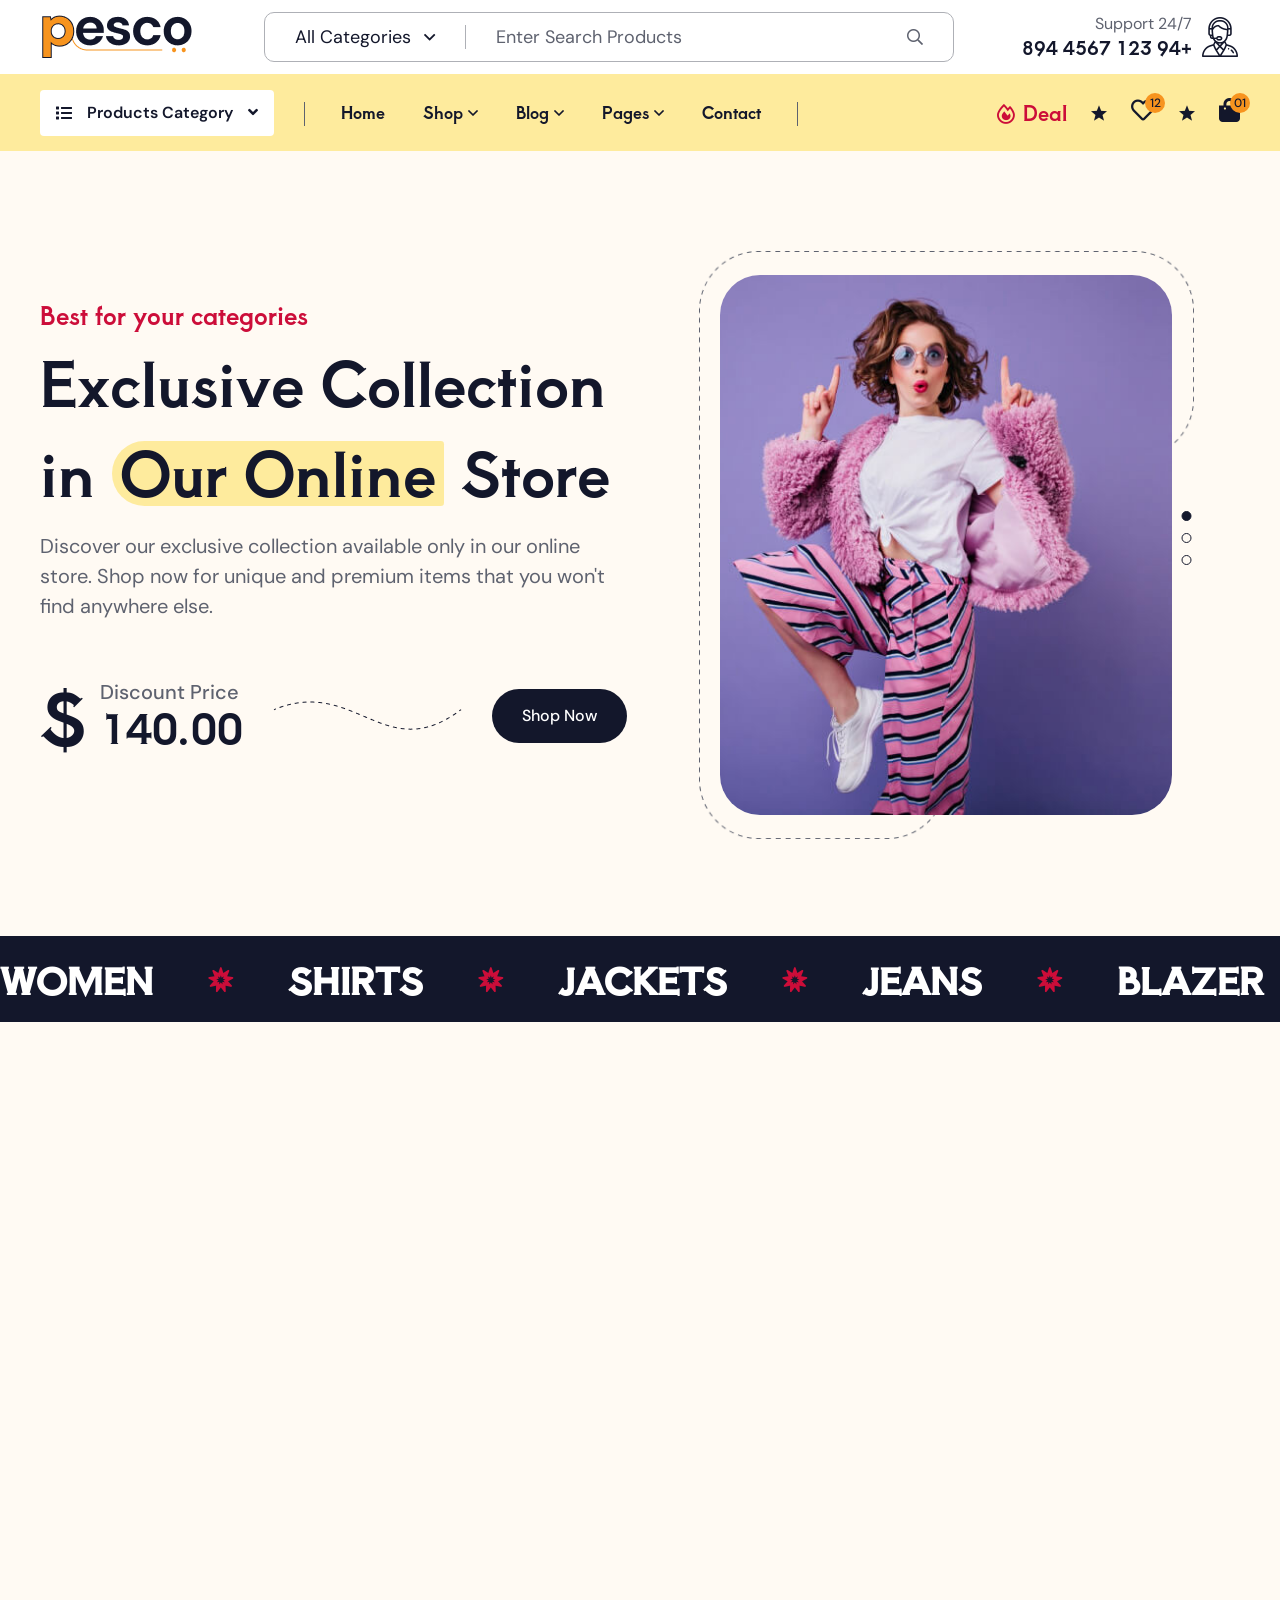
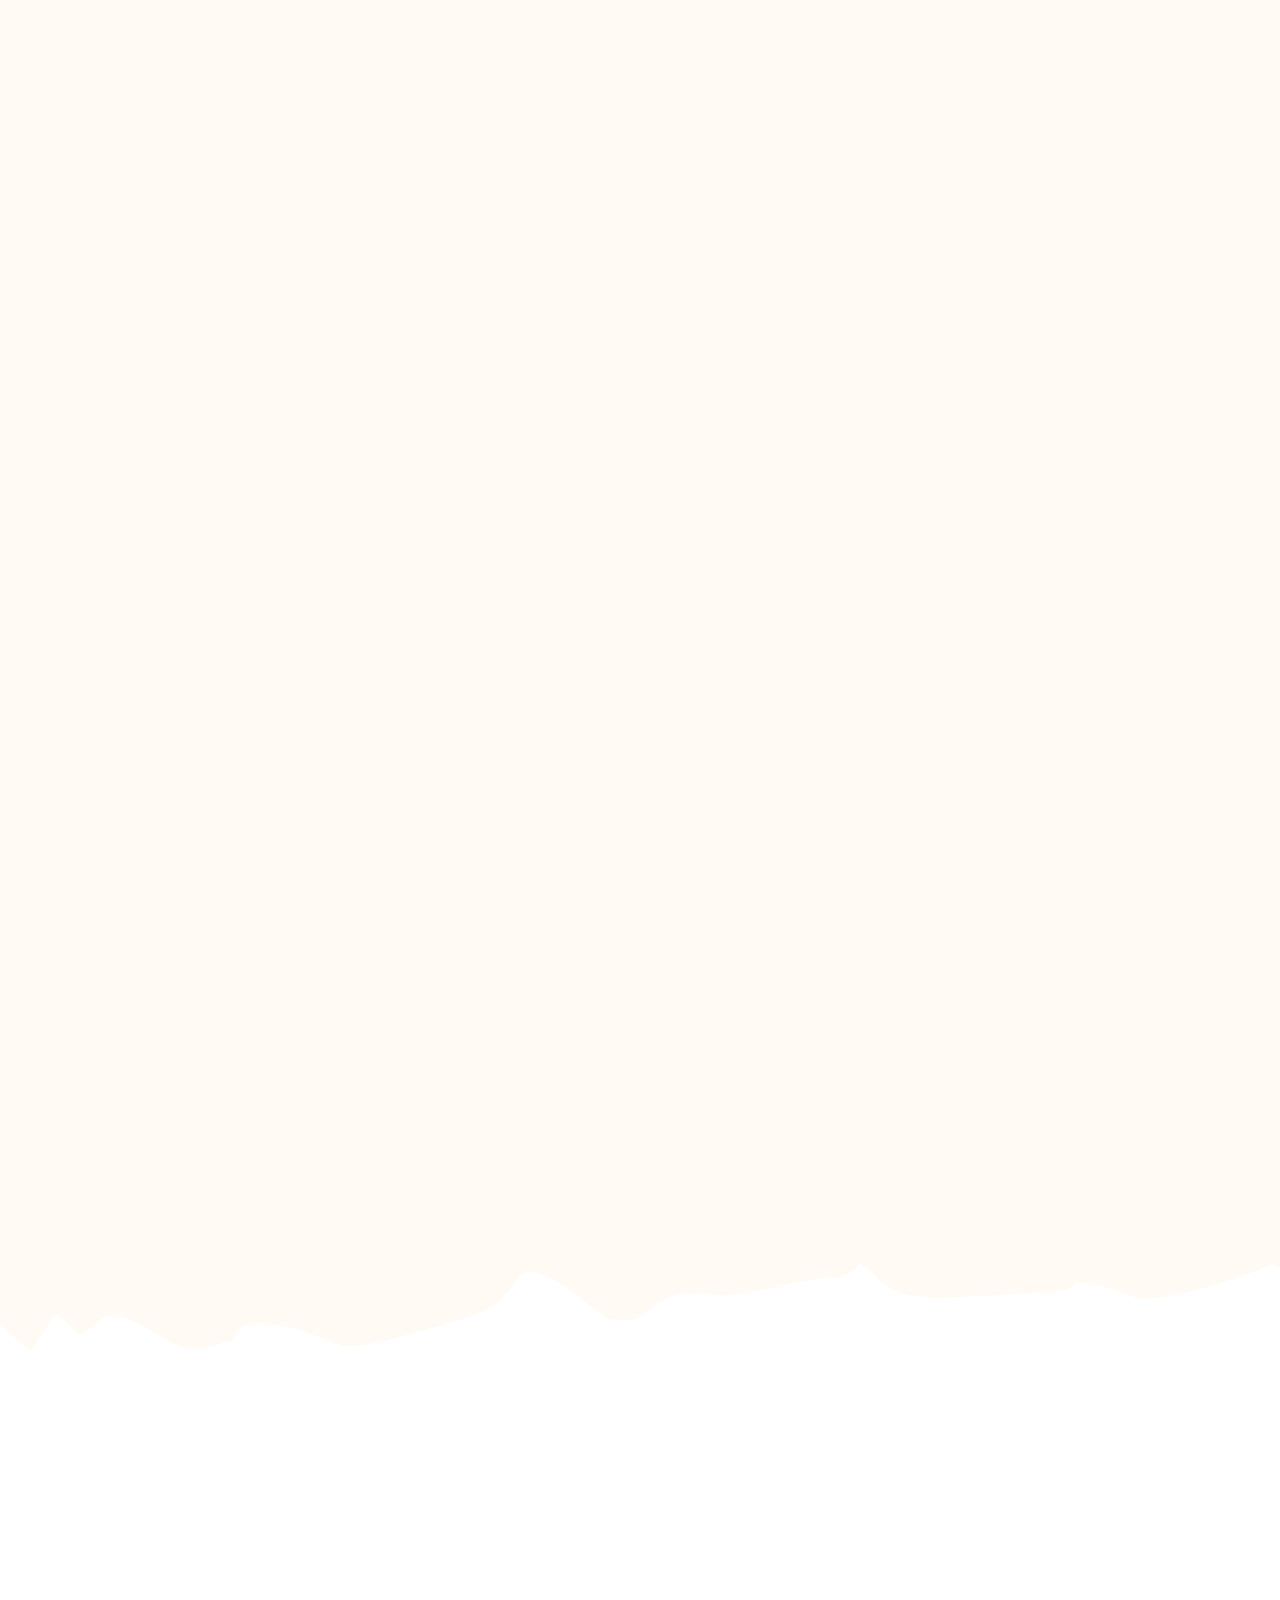
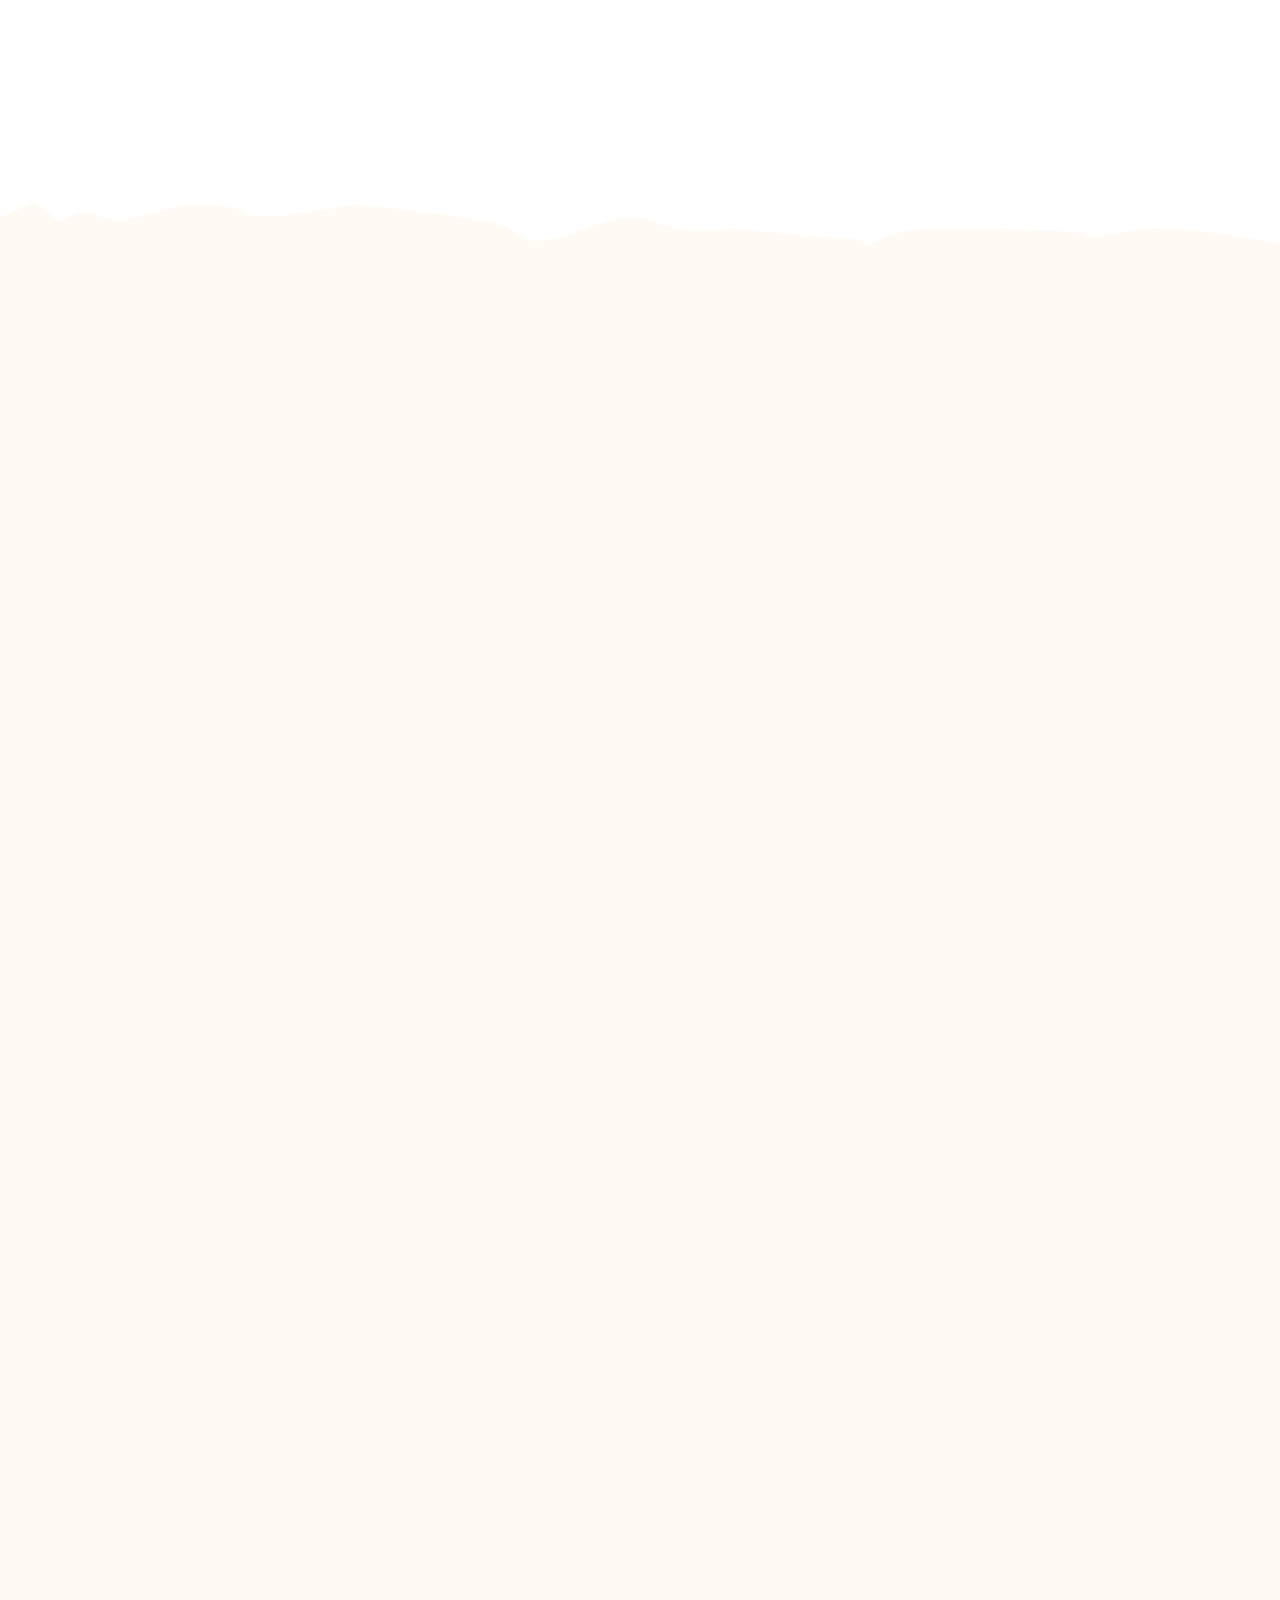
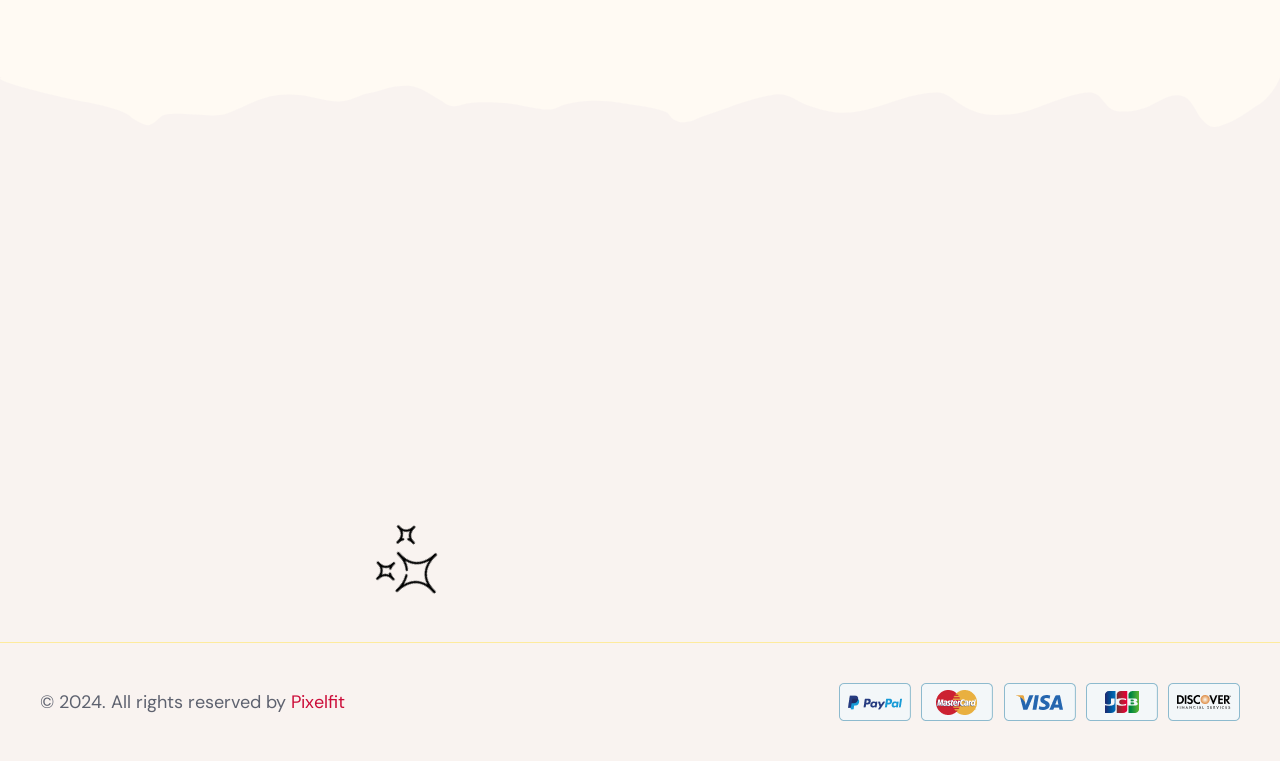
<file: pesco/index.html>
<!DOCTYPE html>
<html lang="zxx">

<!-- Mirrored from html.pixelfit.agency/pesco/index.html by HTTrack Website Copier/3.x [XR&CO'2014], Tue, 10 Dec 2024 05:23:16 GMT -->

<head>
    <!--====== Required meta tags ======-->
    <meta charset="utf-8">
    <meta http-equiv="x-ua-compatible" content="ie=edge">
    <meta name="description" content="fast food, burger, pizza">
    <meta name="viewport" content="width=device-width, initial-scale=1, shrink-to-fit=no">
    <!--====== Title ======-->
    <title>Pesco - eCommerce HTML Template</title>
    <!--====== Favicon Icon ======-->
    <link rel="shortcut icon" href="assets/images/favicon.png" type="image/png">
    <!--====== Google Fonts ======-->
    <link href="https://fonts.googleapis.com/css2?family=Aoboshi+One&amp;family=DM+Sans:ital,opsz,wght@0,9..40,100..1000;1,9..40,100..1000&amp;display=swap" rel="stylesheet">
    <!--====== Flaticon css ======-->
    <link rel="stylesheet" href="assets/fonts/flaticon/flaticon_pesco.css">
    <!--====== FontAwesome css ======-->
    <link rel="stylesheet" href="assets/fonts/fontawesome/css/all.min.css">
    <!--====== Bootstrap css ======-->
    <link rel="stylesheet" href="assets/vendor/bootstrap/css/bootstrap.min.css">
    <!--====== Slick-popup css ======-->
    <link rel="stylesheet" href="assets/vendor/slick/slick.css">
    <!--====== Nice Select css ======-->
    <link rel="stylesheet" href="assets/vendor/nice-select/css/nice-select.css">
    <!--====== Magnific-popup css ======-->
    <link rel="stylesheet" href="assets/vendor/magnific-popup/dist/magnific-popup.css">
    <!--====== Jquery UI css ======-->
    <link rel="stylesheet" href="assets/vendor/jquery-ui/jquery-ui.min.css">
    <!--====== Animate css ======-->
    <link rel="stylesheet" href="assets/vendor/aos/aos.css">
    <!--====== Default css ======-->
    <link rel="stylesheet" href="assets/css/default.css">
    <!--====== Style css ======-->
    <link rel="stylesheet" href="assets/css/style.css">
</head>

<body>
    <!--====== Preloader ======-->
    <div class="preloader">
        <div class="loader">
            <img src="assets/images/loader.gif" alt="Loader">
        </div>
    </div>
    <!--======  Start Overlay  ======-->
    <div class="offcanvas__overlay"></div>
    <!--====== Start Sidemenu-wrapper-cart Area ======-->
    <div class="sidemenu-wrapper-cart">
        <div class="sidemenu-content">
            <div class="widget widget-shopping-cart">
                <h4>My cart</h4>
                <div class="sidemenu-cart-close"><i class="far fa-times"></i></div>
                <div class="widget-shopping-cart-content">
                    <ul class="pesco-mini-cart-list">
                        <li class="sidebar-cart-item">
                            <a href="#" class="remove-cart"><i class="far fa-trash-alt"></i></a>
                            <a href="#">
                                <img src="assets/images/products/cart-1.jpg" alt="cart image"> leggings with mesh panels
                            </a>
                            <span class="quantity">1 × <span><span class="currency">$</span>940.00</span>
                            </span>
                        </li>
                        <li class="sidebar-cart-item">
                            <a href="#" class="remove-cart"><i class="far fa-trash-alt"></i></a>
                            <a href="#">
                                <img src="assets/images/products/cart-2.jpg" alt="cart image"> Summer dress with belt
                            </a>
                            <span class="quantity">1 × <span><span class="currency">$</span>940.00</span>
                            </span>
                        </li>
                        <li class="sidebar-cart-item">
                            <a href="#" class="remove-cart"><i class="far fa-trash-alt"></i></a>
                            <a href="#">
                                <img src="assets/images/products/cart-3.jpg" alt="cart image"> Floral print sundress
                            </a>
                            <span class="quantity">1 × <span><span class="currency">$</span>940.00</span>
                            </span>
                        </li>
                        <li class="sidebar-cart-item">
                            <a href="#" class="remove-cart"><i class="far fa-trash-alt"></i></a>
                            <a href="#">
                                <img src="assets/images/products/cart-4.jpg" alt="cart image"> Sheath Gown Red Colors
                            </a>
                            <span class="quantity">1 × <span><span class="currency">$</span>940.00</span>
                            </span>
                        </li>
                    </ul>
                    <div class="cart-mini-total">
                        <div class="cart-total">
                            <span><strong>Subtotal:</strong></span> <span class="amount">1 × <span><span class="currency">$</span>940.00</span>
                            </span>
                        </div>
                    </div>
                    <div class="cart-button-box">
                        <a href="checkout.html" class="theme-btn style-one">Proceed to checkout</a>
                    </div>
                </div>
            </div>
        </div>
    </div>
    <!--====== End Sidemenu-wrapper-cart Area ======-->
    <!--====== Start Header Section ======-->
    <header class="header-area">
        <!--===  Search Header Main  ===-->
        <div class="search-header-main">
            <div class="container">
                <!--===  Search Header Inner  ===-->
                <div class="search-header-inner">
                    <!--=== Site Branding  ===-->
                    <div class="site-branding">
                        <a href="index.html" class="brand-logo"><img src="assets/images/logo/logo-main.png" alt="Logo"></a>
                    </div>
                    <!--===  Product Search Category  ===-->
                    <div class="product-search-category">
                        <form action="#">
                            <select class="wide">
                                    <option>All Categories</option>
                                    <option>Man Shirts</option>
                                    <option>Denim Jeans</option>
                                    <option>Casual Suit</option>
                                    <option>Summer Dress</option>
                                    <option>Sweaters</option>
                                    <option>Jackets</option>
                                </select>
                            <div class="form-group">
                                <input type="text" placeholder="Enter Search Products" />
                                <button class="search-btn"><i class="far fa-search"></i></button>
                            </div>
                        </form>
                    </div>
                    <!--===  Hotline Support  ===-->
                    <div class="hotline-support item-rtl">
                        <div class="icon">
                            <i class="flaticon-support"></i>
                        </div>
                        <div class="info">
                            <span>24/7 Support</span>
                            <h5><a href="tel:+941234567894">+94 123 4567 894</a></h5>
                        </div>
                    </div>
                </div>
            </div>
        </div>
        <!--===  Header Navigation  ===-->
        <div class="header-navigation style-one">
            <div class="container">
                <!--=== Primary Menu ===-->
                <div class="primary-menu">
                    <div class="site-branding d-lg-none d-block">
                        <a href="index.html" class="brand-logo"><img src="assets/images/logo/logo-main.png" alt="Logo"></a>
                    </div>
                    <!--=== Nav Inner Menu ===-->
                    <div class="nav-inner-menu">
                        <!--=== Main Category ===-->
                        <div class="main-categories-wrap d-none d-lg-block">
                            <a class="categories-btn-active" href="#">
                                <span class="fas fa-list"></span><span class="text">Products Category<i class="fas fa-angle-down"></i></span></i>
                            </a>
                            <div class="categories-dropdown-wrap categories-dropdown-active">
                                <div class="categori-dropdown-item">
                                    <ul>
                                        <li>
                                            <a href="shops.html"> <img src="assets/images/icon/shirt.png" alt="Shirts">Man Shirts</a>
                                        </li>
                                        <li>
                                            <a href="shops.html"> <img src="assets/images/icon/denim.png" alt="Jeans">Denim Jeans</a>
                                        </li>
                                        <li>
                                            <a href="shops.html"> <img src="assets/images/icon/suit.png" alt="Suit">Casual Suit</a>
                                        </li>
                                        <li>
                                            <a href="shops.html"> <img src="assets/images/icon/dress.png" alt="Dress">Summer Dress</a>
                                        </li>
                                        <li>
                                            <a href="shops.html"> <img src="assets/images/icon/sweaters.png" alt="Sweaters">Sweaters</a>
                                        </li>
                                    </ul>
                                </div>
                                <div class="more_slide_open">
                                    <div class="categori-dropdown-item">
                                        <ul>
                                            <li>
                                                <a href="#"><img src="assets/images/icon/jacket.png" alt="Jackets">Jackets</a>
                                            </li>
                                        </ul>
                                    </div>
                                </div>
                                <div class="more_categories"><span class="icon"></span> <span>Show more...</span></div>
                            </div>
                        </div>
                        <!--=== Pesco Nav Main ===-->
                        <div class="pesco-nav-main">
                            <!--=== Pesco Nav Menu ===-->
                            <div class="pesco-nav-menu">
                                <!--=== Responsive Menu Search ===-->
                                <div class="nav-search mb-40 d-block d-lg-none">
                                    <div class="form-group">
                                        <input type="search" class="form_control" placeholder="Search Here" name="search">
                                        <button class="search-btn"><i class="far fa-search"></i></button>
                                    </div>
                                </div>
                                <!--=== Responsive Menu Tab ===-->
                                <div class="pesco-tabs style-three d-block d-lg-none">
                                    <ul class="nav nav-tabs mb-30" role="tablist">
                                        <li>
                                            <button class="nav-link active" data-bs-toggle="tab" data-bs-target="#nav1" role="tab">Menu</button>
                                        </li>
                                        <li>
                                            <button class="nav-link" data-bs-toggle="tab" data-bs-target="#nav2" role="tab">Category</button>
                                        </li>
                                    </ul>
                                    <div class="tab-content">
                                        <div class="tab-pane fade show active" id="nav1">
                                            <nav class="main-menu">
                                                <ul>
                                                    <li class="menu-item has-children"><a href="#">Home</a>

                                                    </li>
                                                    <li class="menu-item has-children"><a href="#">Shop</a>
                                                        <ul class="sub-menu">
                                                            <li><a href="shops.html">Our Shop</a></li>
                                                            <li><a href="shop-details.html">Product Details</a></li>
                                                            <li><a href="cart.html">Cart</a></li>
                                                            <li><a href="checkout.html">Checkout</a></li>
                                                            <li><a href="wishlists.html">Wishlist</a></li>
                                                        </ul>
                                                    </li>
                                                    <li class="menu-item has-children"><a href="#">Blog</a>
                                                        <ul class="sub-menu">
                                                            <li><a href="blogs.html">Our Blog</a></li>
                                                            <li><a href="blog-details.html">Blog Details</a></li>
                                                        </ul>
                                                    </li>
                                                    <li class="menu-item has-children"><a href="#">Pages</a>
                                                        <ul class="sub-menu">
                                                            <li><a href="about-us.html">About Us</a></li>
                                                            <li><a href="faq.html">Faqs</a></li>
                                                        </ul>
                                                    </li>
                                                    <li class="menu-item"><a href="contact.html">Contact</a></li>
                                                </ul>
                                            </nav>
                                        </div>
                                        <div class="tab-pane fade" id="nav2">
                                            <div class="categori-dropdown-item">
                                                <ul>
                                                    <li>
                                                        <a href="shops.html"> <img src="assets/images/icon/shirt.png" alt="Shirts">Man Shirts</a>
                                                    </li>
                                                    <li>
                                                        <a href="shops.html"> <img src="assets/images/icon/denim.png" alt="Jeans">Denim Jeans</a>
                                                    </li>
                                                    <li>
                                                        <a href="shops.html"> <img src="assets/images/icon/suit.png" alt="Suit">Casual Suit</a>
                                                    </li>
                                                    <li>
                                                        <a href="shops.html"> <img src="assets/images/icon/dress.png" alt="Dress">Summer Dress</a>
                                                    </li>
                                                    <li>
                                                        <a href="shops.html"> <img src="assets/images/icon/sweaters.png" alt="Sweaters">Sweaters</a>
                                                    </li>
                                                </ul>
                                            </div>
                                        </div>
                                    </div>
                                </div>
                                <!--===  Hotline Support  ===-->
                                <div class="hotline-support d-flex d-lg-none mt-30">
                                    <div class="icon">
                                        <i class="flaticon-support"></i>
                                    </div>
                                    <div class="info">
                                        <span>24/7 Support</span>
                                        <h5><a href="tel:+941234567894">+94 123 4567 894</a></h5>
                                    </div>
                                </div>
                                <!--=== Main Menu ===-->
                                <nav class="main-menu d-none d-lg-block">
                                    <ul>
                                        <li class="menu-item has-children"><a href="#">Home</a>

                                        </li>
                                        <li class="menu-item has-children"><a href="#">Shop</a>
                                            <ul class="sub-menu">
                                                <li><a href="shops.html">Our Shop</a></li>
                                                <li><a href="shop-details.html">Product Details</a></li>
                                                <li><a href="cart.html">Cart</a></li>
                                                <li><a href="checkout.html">Checkout</a></li>
                                                <li><a href="wishlists.html">Wishlist</a></li>
                                            </ul>
                                        </li>
                                        <li class="menu-item has-children"><a href="#">Blog</a>
                                            <ul class="sub-menu">
                                                <li><a href="blogs.html">Our Blog</a></li>
                                                <li><a href="blog-details.html">Blog Details</a></li>
                                            </ul>
                                        </li>
                                        <li class="menu-item has-children"><a href="#">Pages</a>
                                            <ul class="sub-menu">
                                                <li><a href="about-us.html">About Us</a></li>
                                                <li><a href="faq.html">Faqs</a></li>
                                            </ul>
                                        </li>
                                        <li class="menu-item"><a href="contact.html">Contact</a></li>
                                    </ul>
                                </nav>
                            </div>
                        </div>
                    </div>
                    <!--=== Nav Right Item ===-->
                    <div class="nav-right-item style-one">
                        <ul>
                            <li>
                                <div class="deals d-lg-block d-none"><i class="far fa-fire-alt"></i>Deal</div>
                            </li>
                            <li>
                                <div class="wishlist-btn d-lg-block d-none"><i class="far fa-heart"></i><span class="pro-count">12</span></div>
                            </li>
                            <li>
                                <div class="cart-button d-flex align-items-center">
                                    <div class="icon">
                                        <i class="fas fa-shopping-bag"></i><span class="pro-count">01</span>
                                    </div>
                                </div>
                            </li>
                        </ul>
                        <div class="navbar-toggler d-block d-lg-none">
                            <span></span>
                            <span></span>
                            <span></span>
                        </div>
                    </div>
                </div>
            </div>
        </div>
    </header>
    <!--====== End Header Section ======-->
    <!--====== Main Bg  ======-->
    <main class="main-bg">
        <!--====== Start Hero Section ======-->
        <section class="hero-section">
            <!--=== Hero Wrapper ===-->
            <div class="hero-wrapper-one">
                <div class="container">
                    <div class="hero-dots"></div>
                    <div class="hero-slider-one">
                        <!--=== Single Slider ===-->
                        <div class="single-hero-slider">
                            <div class="row align-items-center">
                                <div class="col-lg-6">
                                    <!--=== Hero Content ===-->
                                    <div class="hero-content style-one mb-50">
                                        <span class="sub-heading">Best for your categories</span>
                                        <h1>Exclusive Collection <br> in <span>Our Online</span> Store</h1>
                                        <p>Discover our exclusive collection available only in our online store. Shop now for unique and premium items that you won't find anywhere else.</p>
                                        <ul>
                                            <li>
                                                <div class="price-box">
                                                    <div class="currency">$</div>
                                                    <div class="text">
                                                        <span class="discount">Discount Price</span>
                                                        <h3>140.00</h3>
                                                    </div>
                                                </div>
                                            </li>
                                            <li>
                                                <img src="assets/images/hero/line-1.png" alt="">
                                            </li>
                                            <li>
                                                <a href="shops.html" class="theme-btn style-one">Shop Now</a>
                                            </li>
                                        </ul>
                                    </div>
                                </div>
                                <div class="col-lg-6">
                                    <!--=== Hero Image ===-->
                                    <div class="hero-image-box">
                                        <div class="hero-image">
                                            <img src="assets/images/hero/hero-one_img1.jpg" alt="Hero Image">
                                            <div class="hero-shape bg_cover" style="background-image: url(assets/images/hero/hero-one-shape1.png);"></div>
                                        </div>
                                    </div>
                                </div>
                            </div>
                        </div>
                        <!--=== Single Slider ===-->
                        <div class="single-hero-slider">
                            <div class="row align-items-center">
                                <div class="col-lg-6">
                                    <!--=== Hero Content ===-->
                                    <div class="hero-content style-one mb-50">
                                        <span class="sub-heading">Best for your categories</span>
                                        <h1>Exclusive Collection <br> in <span>Our Online</span> Store</h1>
                                        <p>Discover our exclusive collection available only in our online store. Shop now for unique and premium items that you won't find anywhere else.</p>
                                        <ul>
                                            <li>
                                                <div class="price-box">
                                                    <div class="currency">$</div>
                                                    <div class="text">
                                                        <span class="discount">Discount Price</span>
                                                        <h3>140.00</h3>
                                                    </div>
                                                </div>
                                            </li>
                                            <li>
                                                <img src="assets/images/hero/line-1.png" alt="">
                                            </li>
                                            <li>
                                                <a href="shops.html" class="theme-btn style-one">Shop Now</a>
                                            </li>
                                        </ul>
                                    </div>
                                </div>
                                <div class="col-lg-6">
                                    <!--=== Hero Image ===-->
                                    <div class="hero-image-box">
                                        <div class="hero-image">
                                            <img src="assets/images/hero/hero-one_img1.jpg" alt="Hero Image">
                                            <div class="hero-shape bg_cover" style="background-image: url(assets/images/hero/hero-one-shape1.png);"></div>
                                        </div>
                                    </div>
                                </div>
                            </div>
                        </div>
                        <!--=== Single Slider ===-->
                        <div class="single-hero-slider">
                            <div class="row align-items-center">
                                <div class="col-lg-6">
                                    <!--=== Hero Content ===-->
                                    <div class="hero-content style-one mb-50">
                                        <span class="sub-heading">Best for your categories</span>
                                        <h1>Exclusive Collection <br> in <span>Our Online</span> Store</h1>
                                        <p>Discover our exclusive collection available only in our online store. Shop now for unique and premium items that you won't find anywhere else.</p>
                                        <ul>
                                            <li>
                                                <div class="price-box">
                                                    <div class="currency">$</div>
                                                    <div class="text">
                                                        <span class="discount">Discount Price</span>
                                                        <h3>140.00</h3>
                                                    </div>
                                                </div>
                                            </li>
                                            <li>
                                                <img src="assets/images/hero/line-1.png" alt="">
                                            </li>
                                            <li>
                                                <a href="shops.html" class="theme-btn style-one">Shop Now</a>
                                            </li>
                                        </ul>
                                    </div>
                                </div>
                                <div class="col-lg-6">
                                    <!--=== Hero Image ===-->
                                    <div class="hero-image-box">
                                        <div class="hero-image">
                                            <img src="assets/images/hero/hero-one_img1.jpg" alt="Hero Image">
                                            <div class="hero-shape bg_cover" style="background-image: url(assets/images/hero/hero-one-shape1.png);"></div>
                                        </div>
                                    </div>
                                </div>
                            </div>
                        </div>
                    </div>
                </div>
            </div>
        </section>
        <!--====== End Hero Section ======-->
        <!--====== Start Animated-headline Section ======-->
        <section class="animated-headline-area primary-dark-bg pt-25 pb-25">
            <div class="headline-wrap style-one">
                <span class="marquee-wrap">
                        <span class="marquee-inner left">
                            <span class="marquee-item"><b>Women</b><i class="fas fa-bahai"></i></span>
                <span class="marquee-item"><b>Shirts</b><i class="fas fa-bahai"></i></span>
                <span class="marquee-item"><b>Jackets</b><i class="fas fa-bahai"></i></span>
                <span class="marquee-item"><b>Jeans</b><i class="fas fa-bahai"></i></span>
                <span class="marquee-item"><b>Blazer</b><i class="fas fa-bahai"></i></span>
                <span class="marquee-item"><b>Men</b><i class="fas fa-bahai"></i></span>
                <span class="marquee-item"><b>Jackets</b><i class="fas fa-bahai"></i></span>
                </span>
                <span class="marquee-inner left">
                            <span class="marquee-item"><b>Women</b><i class="fas fa-bahai"></i></span>
                <span class="marquee-item"><b>Shirts</b><i class="fas fa-bahai"></i></span>
                <span class="marquee-item"><b>Jackets</b><i class="fas fa-bahai"></i></span>
                <span class="marquee-item"><b>Jeans</b><i class="fas fa-bahai"></i></span>
                <span class="marquee-item"><b>Blazer</b><i class="fas fa-bahai"></i></span>
                <span class="marquee-item"><b>Men</b><i class="fas fa-bahai"></i></span>
                <span class="marquee-item"><b>Jackets</b><i class="fas fa-bahai"></i></span>
                </span>
                <span class="marquee-inner left">
                            <span class="marquee-item"><b>Women</b><i class="fas fa-bahai"></i></span>
                <span class="marquee-item"><b>Shirts</b><i class="fas fa-bahai"></i></span>
                <span class="marquee-item"><b>Jackets</b><i class="fas fa-bahai"></i></span>
                <span class="marquee-item"><b>Jeans</b><i class="fas fa-bahai"></i></span>
                <span class="marquee-item"><b>Blazer</b><i class="fas fa-bahai"></i></span>
                <span class="marquee-item"><b>Men</b><i class="fas fa-bahai"></i></span>
                <span class="marquee-item"><b>Jackets</b><i class="fas fa-bahai"></i></span>
                </span>
                </span>
            </div>
        </section>
        <!--====== End Animated-headline Section ======-->
        <!--====== Start Features Section ======-->
        <section class="features-section pt-130">
            <div class="container">
                <div class="row">
                    <div class="col-lg-12">
                        <!--=== Features Wrapper ===-->
                        <div class="features-wrapper" data-aos="fade-up" data-aos-delay="10" data-aos-duration="1000">
                            <!--=== Iconic Box Item ===-->
                            <div class="iconic-box-item icon-left-box mb-25">
                                <div class="icon">
                                    <i class="fas fa-shipping-fast"></i>
                                </div>
                                <div class="content">
                                    <h5>Free Shipping</h5>
                                    <p>You get your items delivered without any extra cost.</p>
                                </div>
                            </div>
                            <!--=== Divider ===-->
                            <div class="divider mb-25">
                                <img src="assets/images/divider.png" alt="divider">
                            </div>
                            <!--=== Iconic Box Item ===-->
                            <div class="iconic-box-item icon-left-box mb-25">
                                <div class="icon">
                                    <i class="fas fa-microphone"></i>
                                </div>
                                <div class="content">
                                    <h5>Great Support 24/7</h5>
                                    <p>Our customer support team is available around the clock </p>
                                </div>
                            </div>
                            <!--=== Divider ===-->
                            <div class="divider mb-25">
                                <img src="assets/images/divider.png" alt="divider">
                            </div>
                            <!--=== Iconic Box Item ===-->
                            <div class="iconic-box-item icon-left-box mb-25">
                                <div class="icon">
                                    <i class="far fa-handshake"></i>
                                </div>
                                <div class="content">
                                    <h5>Return Available</h5>
                                    <p>Making it easy to return any items if you're not satisfied.</p>
                                </div>
                            </div>
                            <!--=== Divider ===-->
                            <div class="divider mb-25">
                                <img src="assets/images/divider.png" alt="divider">
                            </div>
                            <!--=== Iconic Box Item ===-->
                            <div class="iconic-box-item icon-left-box mb-25">
                                <div class="icon">
                                    <i class="fas fa-sack-dollar"></i>
                                </div>
                                <div class="content">
                                    <h5>Secure Payment</h5>
                                    <p>Shop with confidence knowing that our secure payment</p>
                                </div>
                            </div>
                        </div>
                    </div>
                </div>
            </div>
        </section>
        <!--====== End Features Section ======-->
        <!--====== Start Category Section ======-->
        <section class="category-section pt-125 overflow-hidden">
            <div class="container">
                <div class="row align-items-center">
                    <div class="col-lg-6 col-md-8">
                        <!--=== Section Title ===-->
                        <div class="section-title mb-50" data-aos="fade-right" data-aos-delay="10" data-aos-duration="800">
                            <div class="sub-heading d-inline-flex align-items-center">
                                <i class="flaticon-sparkler"></i>
                                <span class="sub-title">Categories</span>
                            </div>
                            <h2>Browse Top Category</h2>
                        </div>
                    </div>
                    <div class="col-lg-6 col-md-4">
                        <!--=== Arrows ===-->
                        <div class="category-arrows style-one mb-60" data-aos="fade-left" data-aos-delay="15" data-aos-duration="1000"></div>
                    </div>
                </div>
            </div>
            <!--=== Category Slider ===-->
            <div class="category-slider-one" data-aos="fade-up" data-aos-delay="20" data-aos-duration="1200">
                <!--=== Category Item ===-->
                <div class="category-item style-one text-center">
                    <div class="category-img">
                        <img src="assets/images/category/category-1.png" alt="category image">
                    </div>
                    <div class="category-content">
                        <a href="index.html" class="category-btn">Man Shirts</a>
                    </div>
                </div>
                <!--=== Category Item ===-->
                <div class="category-item style-one text-center">
                    <div class="category-img">
                        <img src="assets/images/category/category-2.png" alt="category image">
                    </div>
                    <div class="category-content">
                        <a href="index.html" class="category-btn">Denim Jeans</a>
                    </div>
                </div>
                <!--=== Category Item ===-->
                <div class="category-item style-one text-center">
                    <div class="category-img">
                        <img src="assets/images/category/category-3.png" alt="category image">
                    </div>
                    <div class="category-content">
                        <a href="index.html" class="category-btn">Casual Suit</a>
                    </div>
                </div>
                <!--=== Category Item ===-->
                <div class="category-item style-one text-center">
                    <div class="category-img">
                        <img src="assets/images/category/category-4.png" alt="category image">
                    </div>
                    <div class="category-content">
                        <a href="index.html" class="category-btn">Summer Dress</a>
                    </div>
                </div>
                <!--=== Category Item ===-->
                <div class="category-item style-one text-center">
                    <div class="category-img">
                        <img src="assets/images/category/category-5.png" alt="category image">
                    </div>
                    <div class="category-content">
                        <a href="index.html" class="category-btn">Sweaters</a>
                    </div>
                </div>
                <!--=== Category Item ===-->
                <div class="category-item style-one text-center">
                    <div class="category-img">
                        <img src="assets/images/category/category-6.png" alt="category image">
                    </div>
                    <div class="category-content">
                        <a href="index.html" class="category-btn">Jackets</a>
                    </div>
                </div>
                <!--=== Category Item ===-->
                <div class="category-item style-one text-center">
                    <div class="category-img">
                        <img src="assets/images/category/category-4.png" alt="category image">
                    </div>
                    <div class="category-content">
                        <a href="index.html" class="category-btn">Summer Dress</a>
                    </div>
                </div>
            </div>
        </section>
        <!--====== End Category Section ======-->
        <!--====== Start Banner Section ======-->
        <section class="banner-section pt-130">
            <div class="container">
                <div class="row">
                    <div class="col-lg-6">
                        <!--=== Banner Item ===-->
                        <div class="banner-item style-one bg-one mb-40" data-aos="fade-up" data-aos-delay="10" data-aos-duration="900">
                            <div class="shape shape-one"><span><img src="assets/images/banner/discount.png" alt="shape"></span></div>
                            <div class="shape shape-two"><span><img src="assets/images/banner/line.png" alt="shape"></span></div>
                            <div class="banner-img"><img src="assets/images/banner/banner-1.png" alt="banner image"></div>
                            <div class="banner-content">
                                <span>UP TO <span class="off">50%</span></span>
                                <h4>Exclusive Kids & Adults Summer Outfits</h4>
                                <a href="shops.html" class="theme-btn style-one">Shop Now</a>
                            </div>
                        </div>
                    </div>
                    <div class="col-lg-6">
                        <!--=== Banner Item ===-->
                        <div class="banner-item style-one bg-two mb-40" data-aos="fade-up" data-aos-delay="20" data-aos-duration="1100">
                            <div class="shape shape-one"><span><img src="assets/images/banner/discount.png" alt="shape"></span></div>
                            <div class="shape shape-two"><span><img src="assets/images/banner/line.png" alt="shape"></span></div>
                            <div class="banner-img"><img src="assets/images/banner/banner-2.png" alt="banner image"></div>
                            <div class="banner-content">
                                <span>UP TO <span class="off">70%</span></span>
                                <h4>Exclusive Kids & Adults Summer Outfits</h4>
                                <a href="shops.html" class="theme-btn style-one">Shop Now</a>
                            </div>
                        </div>
                    </div>
                </div>
            </div>
        </section>
        <!--====== End Banner Section ======-->
        <!--====== Start Features Section ======-->
        <section class="features-products pt-90">
            <div class="container">
                <div class="row">
                    <div class="col-lg-6">
                        <!--=== Section Title ===-->
                        <div class="section-title mb-50 text-center text-lg-start" data-aos="fade-right" data-aos-delay="10" data-aos-duration="1000">
                            <div class="sub-heading d-inline-flex align-items-center">
                                <i class="flaticon-sparkler"></i>
                                <span class="sub-title">Feature Products</span>
                            </div>
                            <h2>Our Features Collection</h2>
                        </div>
                    </div>
                    <div class="col-lg-6">
                        <!--=== Pesco Tabs ===-->
                        <div class="pesco-tabs style-one mb-50" data-aos="fade-left" data-aos-delay="15" data-aos-duration="1200">
                            <ul class="nav nav-tabs" role="tablist">
                                <li>
                                    <button class="nav-link active" data-bs-toggle="tab" data-bs-target="#cat1" role="tab">Best Sellers</button>
                                </li>
                                <li>
                                    <button class="nav-link" data-bs-toggle="tab" data-bs-target="#cat2" role="tab">New Products</button>
                                </li>
                                <li>
                                    <button class="nav-link" data-bs-toggle="tab" data-bs-target="#cat3" role="tab">Sale Products</button>
                                </li>
                            </ul>
                        </div>
                    </div>
                </div>
                <div class="row">
                    <div class="col-lg-12">
                        <!--=== Tab Content ===-->
                        <div class="tab-content" data-aos="fade-up" data-aos-duration="1200">
                            <!--=== Tab Pane  ===-->
                            <div class="tab-pane fade show active" id="cat1">
                                <div class="row justify-content-center">
                                    <div class="col-xl-3 col-lg-4 col-sm-6">
                                        <!--=== Product Item  ===-->
                                        <div class="product-item style-one mb-40">
                                            <div class="product-thumbnail">
                                                <img src="assets/images/products/feature-product-1.png" alt="Products">
                                                <div class="discount">10% Off</div>
                                                <div class="hover-content">
                                                    <a href="#" class="icon-btn"><i class="fa fa-heart"></i></a>
                                                    <a href="assets/images/products/feature-product-2.png" class="img-popup icon-btn"><i class="fa fa-eye"></i></a>
                                                </div>
                                                <div class="cart-button">
                                                    <a href="#" class="cart-btn"><i class="far fa-shopping-basket"></i> <span class="text">Add To Cart</span></a>
                                                </div>
                                            </div>
                                            <div class="product-info-wrap">
                                                <div class="product-info">
                                                    <ul class="ratings rating5">
                                                        <li><i class="fas fa-star"></i></li>
                                                        <li><i class="fas fa-star"></i></li>
                                                        <li><i class="fas fa-star"></i></li>
                                                        <li><i class="fas fa-star"></i></li>
                                                        <li><i class="fas fa-star"></i></li>
                                                        <li><a href="#">(80)</a></li>
                                                    </ul>
                                                    <h4 class="title"><a href="shop-details.html">Lightweight linen summer dress with belt</a></h4>
                                                </div>
                                                <div class="product-price">
                                                    <span class="price prev-price"><span class="currency">$</span>80.00</span>
                                                    <span class="price new-price"><span class="currency">$</span>40.00</span>
                                                </div>
                                            </div>
                                        </div>
                                    </div>
                                    <div class="col-xl-3 col-lg-4 col-sm-6">
                                        <!--=== Product Item  ===-->
                                        <div class="product-item style-one mb-40">
                                            <div class="product-thumbnail">
                                                <img src="assets/images/products/feature-product-2.png" alt="Products">
                                                <div class="discount">40% Off</div>
                                                <div class="hover-content">
                                                    <a href="#" class="icon-btn"><i class="fa fa-heart"></i></a>
                                                    <a href="assets/images/products/feature-product-2.png" class="img-popup icon-btn"><i class="fa fa-eye"></i></a>
                                                </div>
                                                <div class="cart-button">
                                                    <a href="#" class="cart-btn"><i class="far fa-shopping-basket"></i> <span class="text">Add To Cart</span></a>
                                                </div>
                                            </div>
                                            <div class="product-info-wrap">
                                                <div class="product-info">
                                                    <ul class="ratings rating5">
                                                        <li><i class="fas fa-star"></i></li>
                                                        <li><i class="fas fa-star"></i></li>
                                                        <li><i class="fas fa-star"></i></li>
                                                        <li><i class="fas fa-star"></i></li>
                                                        <li><i class="fas fa-star"></i></li>
                                                        <li><a href="#">(80)</a></li>
                                                    </ul>
                                                    <h4 class="title"><a href="shop-details.html">Cozy knit sweater with pockets</a></h4>
                                                </div>
                                                <div class="product-price">
                                                    <span class="price prev-price"><span class="currency">$</span>67.00</span>
                                                    <span class="price new-price"><span class="currency">$</span>23.00</span>
                                                </div>
                                            </div>
                                        </div>
                                    </div>
                                    <div class="col-xl-3 col-lg-4 col-sm-6">
                                        <!--=== Product Item  ===-->
                                        <div class="product-item style-one mb-40">
                                            <div class="product-thumbnail">
                                                <img src="assets/images/products/feature-product-3.png" alt="Products">
                                                <div class="discount">10% Off</div>
                                                <div class="hover-content">
                                                    <a href="#" class="icon-btn"><i class="fa fa-heart"></i></a>
                                                    <a href="assets/images/products/feature-product-2.png" class="img-popup icon-btn"><i class="fa fa-eye"></i></a>
                                                </div>
                                                <div class="cart-button">
                                                    <a href="#" class="cart-btn"><i class="far fa-shopping-basket"></i> <span class="text">Add To Cart</span></a>
                                                </div>
                                            </div>
                                            <div class="product-info-wrap">
                                                <div class="product-info">
                                                    <ul class="ratings rating5">
                                                        <li><i class="fas fa-star"></i></li>
                                                        <li><i class="fas fa-star"></i></li>
                                                        <li><i class="fas fa-star"></i></li>
                                                        <li><i class="fas fa-star"></i></li>
                                                        <li><i class="fas fa-star"></i></li>
                                                        <li><a href="#">(80)</a></li>
                                                    </ul>
                                                    <h4 class="title"><a href="shop-details.html">Athletic leggings with mesh panels</a></h4>
                                                </div>
                                                <div class="product-price">
                                                    <span class="price prev-price"><span class="currency">$</span>80.00</span>
                                                    <span class="price new-price"><span class="currency">$</span>40.00</span>
                                                </div>
                                            </div>
                                        </div>
                                    </div>
                                    <div class="col-xl-3 col-lg-4 col-sm-6">
                                        <!--=== Product Item  ===-->
                                        <div class="product-item style-one mb-40">
                                            <div class="product-thumbnail">
                                                <img src="assets/images/products/feature-product-4.png" alt="Products">
                                                <div class="discount">40% Off</div>
                                                <div class="hover-content">
                                                    <a href="#" class="icon-btn"><i class="fa fa-heart"></i></a>
                                                    <a href="assets/images/products/feature-product-2.png" class="img-popup icon-btn"><i class="fa fa-eye"></i></a>
                                                </div>
                                                <div class="cart-button">
                                                    <a href="#" class="cart-btn"><i class="far fa-shopping-basket"></i> <span class="text">Add To Cart</span></a>
                                                </div>
                                            </div>
                                            <div class="product-info-wrap">
                                                <div class="product-info">
                                                    <ul class="ratings rating5">
                                                        <li><i class="fas fa-star"></i></li>
                                                        <li><i class="fas fa-star"></i></li>
                                                        <li><i class="fas fa-star"></i></li>
                                                        <li><i class="fas fa-star"></i></li>
                                                        <li><i class="fas fa-star"></i></li>
                                                        <li><a href="#">(80)</a></li>
                                                    </ul>
                                                    <h4 class="title"><a href="shop-details.html">Classic leather biker jacket with zippers</a></h4>
                                                </div>
                                                <div class="product-price">
                                                    <span class="price prev-price"><span class="currency">$</span>67.00</span>
                                                    <span class="price new-price"><span class="currency">$</span>23.00</span>
                                                </div>
                                            </div>
                                        </div>
                                    </div>
                                    <div class="col-xl-3 col-lg-4 col-sm-6">
                                        <!--=== Product Item  ===-->
                                        <div class="product-item style-one mb-40">
                                            <div class="product-thumbnail">
                                                <img src="assets/images/products/feature-product-4.png" alt="Products">
                                                <div class="discount">80% Off</div>
                                                <div class="hover-content">
                                                    <a href="#" class="icon-btn"><i class="fa fa-heart"></i></a>
                                                    <a href="assets/images/products/feature-product-2.png" class="img-popup icon-btn"><i class="fa fa-eye"></i></a>
                                                </div>
                                                <div class="cart-button">
                                                    <a href="#" class="cart-btn"><i class="far fa-shopping-basket"></i> <span class="text">Add To Cart</span></a>
                                                </div>
                                            </div>
                                            <div class="product-info-wrap">
                                                <div class="product-info">
                                                    <ul class="ratings rating5">
                                                        <li><i class="fas fa-star"></i></li>
                                                        <li><i class="fas fa-star"></i></li>
                                                        <li><i class="fas fa-star"></i></li>
                                                        <li><i class="fas fa-star"></i></li>
                                                        <li><i class="fas fa-star"></i></li>
                                                        <li><a href="#">(80)</a></li>
                                                    </ul>
                                                    <h4 class="title"><a href="shop-details.html">Floral print sundress with adjustable straps</a></h4>
                                                </div>
                                                <div class="product-price">
                                                    <span class="price prev-price"><span class="currency">$</span>80.00</span>
                                                    <span class="price new-price"><span class="currency">$</span>40.00</span>
                                                </div>
                                            </div>
                                        </div>
                                    </div>
                                    <div class="col-xl-3 col-lg-4 col-sm-6">
                                        <!--=== Product Item  ===-->
                                        <div class="product-item style-one mb-40">
                                            <div class="product-thumbnail">
                                                <img src="assets/images/products/feature-product-3.png" alt="Products">
                                                <div class="discount">40% Off</div>
                                                <div class="hover-content">
                                                    <a href="#" class="icon-btn"><i class="fa fa-heart"></i></a>
                                                    <a href="assets/images/products/feature-product-2.png" class="img-popup icon-btn"><i class="fa fa-eye"></i></a>
                                                </div>
                                                <div class="cart-button">
                                                    <a href="#" class="cart-btn"><i class="far fa-shopping-basket"></i> <span class="text">Add To Cart</span></a>
                                                </div>
                                            </div>
                                            <div class="product-info-wrap">
                                                <div class="product-info">
                                                    <ul class="ratings rating5">
                                                        <li><i class="fas fa-star"></i></li>
                                                        <li><i class="fas fa-star"></i></li>
                                                        <li><i class="fas fa-star"></i></li>
                                                        <li><i class="fas fa-star"></i></li>
                                                        <li><i class="fas fa-star"></i></li>
                                                        <li><a href="#">(80)</a></li>
                                                    </ul>
                                                    <h4 class="title"><a href="shop-details.html">Relaxed fit denim jeans with distressing</a></h4>
                                                </div>
                                                <div class="product-price">
                                                    <span class="price prev-price"><span class="currency">$</span>67.00</span>
                                                    <span class="price new-price"><span class="currency">$</span>23.00</span>
                                                </div>
                                            </div>
                                        </div>
                                    </div>
                                    <div class="col-xl-3 col-lg-4 col-sm-6">
                                        <!--=== Product Item  ===-->
                                        <div class="product-item style-one mb-40">
                                            <div class="product-thumbnail">
                                                <img src="assets/images/products/feature-product-2.png" alt="Products">
                                                <div class="discount">40% Off</div>
                                                <div class="hover-content">
                                                    <a href="#" class="icon-btn"><i class="fa fa-heart"></i></a>
                                                    <a href="assets/images/products/feature-product-2.png" class="img-popup icon-btn"><i class="fa fa-eye"></i></a>
                                                </div>
                                                <div class="cart-button">
                                                    <a href="#" class="cart-btn"><i class="far fa-shopping-basket"></i> <span class="text">Add To Cart</span></a>
                                                </div>
                                            </div>
                                            <div class="product-info-wrap">
                                                <div class="product-info">
                                                    <ul class="ratings rating5">
                                                        <li><i class="fas fa-star"></i></li>
                                                        <li><i class="fas fa-star"></i></li>
                                                        <li><i class="fas fa-star"></i></li>
                                                        <li><i class="fas fa-star"></i></li>
                                                        <li><i class="fas fa-star"></i></li>
                                                        <li><a href="#">(80)</a></li>
                                                    </ul>
                                                    <h4 class="title"><a href="shop-details.html">Cargo shorts with pockets and drawstring</a></h4>
                                                </div>
                                                <div class="product-price">
                                                    <span class="price prev-price"><span class="currency">$</span>80.00</span>
                                                    <span class="price new-price"><span class="currency">$</span>40.00</span>
                                                </div>
                                            </div>
                                        </div>
                                    </div>
                                    <div class="col-xl-3 col-lg-4 col-sm-6">
                                        <!--=== Product Item  ===-->
                                        <div class="product-item style-one mb-40">
                                            <div class="product-thumbnail">
                                                <img src="assets/images/products/feature-product-1.png" alt="Products">
                                                <div class="discount">80% Off</div>
                                                <div class="hover-content">
                                                    <a href="#" class="icon-btn"><i class="fa fa-heart"></i></a>
                                                    <a href="assets/images/products/feature-product-2.png" class="img-popup icon-btn"><i class="fa fa-eye"></i></a>
                                                </div>
                                                <div class="cart-button">
                                                    <a href="#" class="cart-btn"><i class="far fa-shopping-basket"></i> <span class="text">Add To Cart</span></a>
                                                </div>
                                            </div>
                                            <div class="product-info-wrap">
                                                <div class="product-info">
                                                    <ul class="ratings rating5">
                                                        <li><i class="fas fa-star"></i></li>
                                                        <li><i class="fas fa-star"></i></li>
                                                        <li><i class="fas fa-star"></i></li>
                                                        <li><i class="fas fa-star"></i></li>
                                                        <li><i class="fas fa-star"></i></li>
                                                        <li><a href="#">(80)</a></li>
                                                    </ul>
                                                    <h4 class="title"><a href="shop-details.html">Elegant silk dress with sequins</a></h4>
                                                </div>
                                                <div class="product-price">
                                                    <span class="price prev-price"><span class="currency">$</span>67.00</span>
                                                    <span class="price new-price"><span class="currency">$</span>23.00</span>
                                                </div>
                                            </div>
                                        </div>
                                    </div>
                                </div>
                            </div>
                            <div class="tab-pane fade" id="cat2">
                                <div class="row justify-content-center">
                                    <div class="col-xl-3 col-lg-4 col-sm-6">
                                        <!--=== Product Item  ===-->
                                        <div class="product-item style-one mb-40">
                                            <div class="product-thumbnail">
                                                <img src="assets/images/products/feature-product-1.png" alt="Products">
                                                <div class="discount">10% Off</div>
                                                <div class="hover-content">
                                                    <a href="#" class="icon-btn"><i class="fa fa-heart"></i></a>
                                                    <a href="assets/images/products/feature-product-2.png" class="img-popup icon-btn"><i class="fa fa-eye"></i></a>
                                                </div>
                                                <div class="cart-button">
                                                    <a href="#" class="cart-btn"><i class="far fa-shopping-basket"></i> <span class="text">Add To Cart</span></a>
                                                </div>
                                            </div>
                                            <div class="product-info-wrap">
                                                <div class="product-info">
                                                    <ul class="ratings rating5">
                                                        <li><i class="fas fa-star"></i></li>
                                                        <li><i class="fas fa-star"></i></li>
                                                        <li><i class="fas fa-star"></i></li>
                                                        <li><i class="fas fa-star"></i></li>
                                                        <li><i class="fas fa-star"></i></li>
                                                        <li><a href="#">(80)</a></li>
                                                    </ul>
                                                    <h4 class="title"><a href="shop-details.html">Lightweight linen summer dress with belt</a></h4>
                                                </div>
                                                <div class="product-price">
                                                    <span class="price prev-price"><span class="currency">$</span>80.00</span>
                                                    <span class="price new-price"><span class="currency">$</span>40.00</span>
                                                </div>
                                            </div>
                                        </div>
                                    </div>
                                    <div class="col-xl-3 col-lg-4 col-sm-6">
                                        <!--=== Product Item  ===-->
                                        <div class="product-item style-one mb-40">
                                            <div class="product-thumbnail">
                                                <img src="assets/images/products/feature-product-2.png" alt="Products">
                                                <div class="discount">40% Off</div>
                                                <div class="hover-content">
                                                    <a href="#" class="icon-btn"><i class="fa fa-heart"></i></a>
                                                    <a href="assets/images/products/feature-product-2.png" class="img-popup icon-btn"><i class="fa fa-eye"></i></a>
                                                </div>
                                                <div class="cart-button">
                                                    <a href="#" class="cart-btn"><i class="far fa-shopping-basket"></i> <span class="text">Add To Cart</span></a>
                                                </div>
                                            </div>
                                            <div class="product-info-wrap">
                                                <div class="product-info">
                                                    <ul class="ratings rating5">
                                                        <li><i class="fas fa-star"></i></li>
                                                        <li><i class="fas fa-star"></i></li>
                                                        <li><i class="fas fa-star"></i></li>
                                                        <li><i class="fas fa-star"></i></li>
                                                        <li><i class="fas fa-star"></i></li>
                                                        <li><a href="#">(80)</a></li>
                                                    </ul>
                                                    <h4 class="title"><a href="shop-details.html">Cozy knit sweater with pockets</a></h4>
                                                </div>
                                                <div class="product-price">
                                                    <span class="price prev-price"><span class="currency">$</span>67.00</span>
                                                    <span class="price new-price"><span class="currency">$</span>23.00</span>
                                                </div>
                                            </div>
                                        </div>
                                    </div>
                                    <div class="col-xl-3 col-lg-4 col-sm-6">
                                        <!--=== Product Item  ===-->
                                        <div class="product-item style-one mb-40">
                                            <div class="product-thumbnail">
                                                <img src="assets/images/products/feature-product-3.png" alt="Products">
                                                <div class="discount">10% Off</div>
                                                <div class="hover-content">
                                                    <a href="#" class="icon-btn"><i class="fa fa-heart"></i></a>
                                                    <a href="assets/images/products/feature-product-2.png" class="img-popup icon-btn"><i class="fa fa-eye"></i></a>
                                                </div>
                                                <div class="cart-button">
                                                    <a href="#" class="cart-btn"><i class="far fa-shopping-basket"></i> <span class="text">Add To Cart</span></a>
                                                </div>
                                            </div>
                                            <div class="product-info-wrap">
                                                <div class="product-info">
                                                    <ul class="ratings rating5">
                                                        <li><i class="fas fa-star"></i></li>
                                                        <li><i class="fas fa-star"></i></li>
                                                        <li><i class="fas fa-star"></i></li>
                                                        <li><i class="fas fa-star"></i></li>
                                                        <li><i class="fas fa-star"></i></li>
                                                        <li><a href="#">(80)</a></li>
                                                    </ul>
                                                    <h4 class="title"><a href="shop-details.html">Athletic leggings with mesh panels</a></h4>
                                                </div>
                                                <div class="product-price">
                                                    <span class="price prev-price"><span class="currency">$</span>80.00</span>
                                                    <span class="price new-price"><span class="currency">$</span>40.00</span>
                                                </div>
                                            </div>
                                        </div>
                                    </div>
                                    <div class="col-xl-3 col-lg-4 col-sm-6">
                                        <!--=== Product Item  ===-->
                                        <div class="product-item style-one mb-40">
                                            <div class="product-thumbnail">
                                                <img src="assets/images/products/feature-product-4.png" alt="Products">
                                                <div class="discount">40% Off</div>
                                                <div class="hover-content">
                                                    <a href="#" class="icon-btn"><i class="fa fa-heart"></i></a>
                                                    <a href="assets/images/products/feature-product-2.png" class="img-popup icon-btn"><i class="fa fa-eye"></i></a>
                                                </div>
                                                <div class="cart-button">
                                                    <a href="#" class="cart-btn"><i class="far fa-shopping-basket"></i> <span class="text">Add To Cart</span></a>
                                                </div>
                                            </div>
                                            <div class="product-info-wrap">
                                                <div class="product-info">
                                                    <ul class="ratings rating5">
                                                        <li><i class="fas fa-star"></i></li>
                                                        <li><i class="fas fa-star"></i></li>
                                                        <li><i class="fas fa-star"></i></li>
                                                        <li><i class="fas fa-star"></i></li>
                                                        <li><i class="fas fa-star"></i></li>
                                                        <li><a href="#">(80)</a></li>
                                                    </ul>
                                                    <h4 class="title"><a href="shop-details.html">Classic leather biker jacket with zippers</a></h4>
                                                </div>
                                                <div class="product-price">
                                                    <span class="price prev-price"><span class="currency">$</span>67.00</span>
                                                    <span class="price new-price"><span class="currency">$</span>23.00</span>
                                                </div>
                                            </div>
                                        </div>
                                    </div>
                                    <div class="col-xl-3 col-lg-4 col-sm-6">
                                        <!--=== Product Item  ===-->
                                        <div class="product-item style-one mb-40">
                                            <div class="product-thumbnail">
                                                <img src="assets/images/products/feature-product-4.png" alt="Products">
                                                <div class="discount">80% Off</div>
                                                <div class="hover-content">
                                                    <a href="#" class="icon-btn"><i class="fa fa-heart"></i></a>
                                                    <a href="assets/images/products/feature-product-4.png" class="img-popup icon-btn"><i class="fa fa-eye"></i></a>
                                                </div>
                                                <div class="cart-button">
                                                    <a href="#" class="cart-btn"><i class="far fa-shopping-basket"></i> <span class="text">Add To Cart</span></a>
                                                </div>
                                            </div>
                                            <div class="product-info-wrap">
                                                <div class="product-info">
                                                    <ul class="ratings rating5">
                                                        <li><i class="fas fa-star"></i></li>
                                                        <li><i class="fas fa-star"></i></li>
                                                        <li><i class="fas fa-star"></i></li>
                                                        <li><i class="fas fa-star"></i></li>
                                                        <li><i class="fas fa-star"></i></li>
                                                        <li><a href="#">(80)</a></li>
                                                    </ul>
                                                    <h4 class="title"><a href="shop-details.html">Floral print sundress with adjustable straps</a></h4>
                                                </div>
                                                <div class="product-price">
                                                    <span class="price prev-price"><span class="currency">$</span>80.00</span>
                                                    <span class="price new-price"><span class="currency">$</span>40.00</span>
                                                </div>
                                            </div>
                                        </div>
                                    </div>
                                    <div class="col-xl-3 col-lg-4 col-sm-6">
                                        <!--=== Product Item  ===-->
                                        <div class="product-item style-one mb-40">
                                            <div class="product-thumbnail">
                                                <img src="assets/images/products/feature-product-3.png" alt="Products">
                                                <div class="discount">40% Off</div>
                                                <div class="hover-content">
                                                    <a href="#" class="icon-btn"><i class="fa fa-heart"></i></a>
                                                    <a href="assets/images/products/feature-product-3.png" class="img-popup icon-btn"><i class="fa fa-eye"></i></a>
                                                </div>
                                                <div class="cart-button">
                                                    <a href="#" class="cart-btn"><i class="far fa-shopping-basket"></i> <span class="text">Add To Cart</span></a>
                                                </div>
                                            </div>
                                            <div class="product-info-wrap">
                                                <div class="product-info">
                                                    <ul class="ratings rating5">
                                                        <li><i class="fas fa-star"></i></li>
                                                        <li><i class="fas fa-star"></i></li>
                                                        <li><i class="fas fa-star"></i></li>
                                                        <li><i class="fas fa-star"></i></li>
                                                        <li><i class="fas fa-star"></i></li>
                                                        <li><a href="#">(80)</a></li>
                                                    </ul>
                                                    <h4 class="title"><a href="shop-details.html">Relaxed fit denim jeans with distressing</a></h4>
                                                </div>
                                                <div class="product-price">
                                                    <span class="price prev-price"><span class="currency">$</span>67.00</span>
                                                    <span class="price new-price"><span class="currency">$</span>23.00</span>
                                                </div>
                                            </div>
                                        </div>
                                    </div>
                                    <div class="col-xl-3 col-lg-4 col-sm-6">
                                        <!--=== Product Item  ===-->
                                        <div class="product-item style-one mb-40">
                                            <div class="product-thumbnail">
                                                <img src="assets/images/products/feature-product-2.png" alt="Products">
                                                <div class="discount">40% Off</div>
                                                <div class="hover-content">
                                                    <a href="#" class="icon-btn"><i class="fa fa-heart"></i></a>
                                                    <a href="assets/images/products/feature-product-2.png" class="img-popup icon-btn"><i class="fa fa-eye"></i></a>
                                                </div>
                                                <div class="cart-button">
                                                    <a href="#" class="cart-btn"><i class="far fa-shopping-basket"></i> <span class="text">Add To Cart</span></a>
                                                </div>
                                            </div>
                                            <div class="product-info-wrap">
                                                <div class="product-info">
                                                    <ul class="ratings rating5">
                                                        <li><i class="fas fa-star"></i></li>
                                                        <li><i class="fas fa-star"></i></li>
                                                        <li><i class="fas fa-star"></i></li>
                                                        <li><i class="fas fa-star"></i></li>
                                                        <li><i class="fas fa-star"></i></li>
                                                        <li><a href="#">(80)</a></li>
                                                    </ul>
                                                    <h4 class="title"><a href="shop-details.html">Cargo shorts with pockets and drawstring</a></h4>
                                                </div>
                                                <div class="product-price">
                                                    <span class="price prev-price"><span class="currency">$</span>80.00</span>
                                                    <span class="price new-price"><span class="currency">$</span>40.00</span>
                                                </div>
                                            </div>
                                        </div>
                                    </div>
                                    <div class="col-xl-3 col-lg-4 col-sm-6">
                                        <!--=== Product Item  ===-->
                                        <div class="product-item style-one mb-40">
                                            <div class="product-thumbnail">
                                                <img src="assets/images/products/feature-product-1.png" alt="Products">
                                                <div class="discount">80% Off</div>
                                                <div class="hover-content">
                                                    <a href="#" class="icon-btn"><i class="fa fa-heart"></i></a>
                                                    <a href="assets/images/products/feature-product-2.png" class="img-popup icon-btn"><i class="fa fa-eye"></i></a>
                                                </div>
                                                <div class="cart-button">
                                                    <a href="#" class="cart-btn"><i class="far fa-shopping-basket"></i> <span class="text">Add To Cart</span></a>
                                                </div>
                                            </div>
                                            <div class="product-info-wrap">
                                                <div class="product-info">
                                                    <ul class="ratings rating5">
                                                        <li><i class="fas fa-star"></i></li>
                                                        <li><i class="fas fa-star"></i></li>
                                                        <li><i class="fas fa-star"></i></li>
                                                        <li><i class="fas fa-star"></i></li>
                                                        <li><i class="fas fa-star"></i></li>
                                                        <li><a href="#">(80)</a></li>
                                                    </ul>
                                                    <h4 class="title"><a href="shop-details.html">Elegant silk dress with sequins</a></h4>
                                                </div>
                                                <div class="product-price">
                                                    <span class="price prev-price"><span class="currency">$</span>67.00</span>
                                                    <span class="price new-price"><span class="currency">$</span>23.00</span>
                                                </div>
                                            </div>
                                        </div>
                                    </div>
                                </div>
                            </div>
                            <div class="tab-pane fade" id="cat3">
                                <div class="row justify-content-center">
                                    <div class="col-xl-3 col-lg-4 col-sm-6">
                                        <!--=== Product Item  ===-->
                                        <div class="product-item style-one mb-40">
                                            <div class="product-thumbnail">
                                                <img src="assets/images/products/feature-product-1.png" alt="Products">
                                                <div class="discount">10% Off</div>
                                                <div class="hover-content">
                                                    <a href="#" class="icon-btn"><i class="fa fa-heart"></i></a>
                                                    <a href="assets/images/products/feature-product-2.png" class="img-popup icon-btn"><i class="fa fa-eye"></i></a>
                                                </div>
                                                <div class="cart-button">
                                                    <a href="#" class="cart-btn"><i class="far fa-shopping-basket"></i> <span class="text">Add To Cart</span></a>
                                                </div>
                                            </div>
                                            <div class="product-info-wrap">
                                                <div class="product-info">
                                                    <ul class="ratings rating5">
                                                        <li><i class="fas fa-star"></i></li>
                                                        <li><i class="fas fa-star"></i></li>
                                                        <li><i class="fas fa-star"></i></li>
                                                        <li><i class="fas fa-star"></i></li>
                                                        <li><i class="fas fa-star"></i></li>
                                                        <li><a href="#">(80)</a></li>
                                                    </ul>
                                                    <h4 class="title"><a href="shop-details.html">Lightweight linen summer dress with belt</a></h4>
                                                </div>
                                                <div class="product-price">
                                                    <span class="price prev-price"><span class="currency">$</span>80.00</span>
                                                    <span class="price new-price"><span class="currency">$</span>40.00</span>
                                                </div>
                                            </div>
                                        </div>
                                    </div>
                                    <div class="col-xl-3 col-lg-4 col-sm-6">
                                        <!--=== Product Item  ===-->
                                        <div class="product-item style-one mb-40">
                                            <div class="product-thumbnail">
                                                <img src="assets/images/products/feature-product-2.png" alt="Products">
                                                <div class="discount">40% Off</div>
                                                <div class="hover-content">
                                                    <a href="#" class="icon-btn"><i class="fa fa-heart"></i></a>
                                                    <a href="assets/images/products/feature-product-2.png" class="img-popup icon-btn"><i class="fa fa-eye"></i></a>
                                                </div>
                                                <div class="cart-button">
                                                    <a href="#" class="cart-btn"><i class="far fa-shopping-basket"></i> <span class="text">Add To Cart</span></a>
                                                </div>
                                            </div>
                                            <div class="product-info-wrap">
                                                <div class="product-info">
                                                    <ul class="ratings rating5">
                                                        <li><i class="fas fa-star"></i></li>
                                                        <li><i class="fas fa-star"></i></li>
                                                        <li><i class="fas fa-star"></i></li>
                                                        <li><i class="fas fa-star"></i></li>
                                                        <li><i class="fas fa-star"></i></li>
                                                        <li><a href="#">(80)</a></li>
                                                    </ul>
                                                    <h4 class="title"><a href="shop-details.html">Cozy knit sweater with pockets</a></h4>
                                                </div>
                                                <div class="product-price">
                                                    <span class="price prev-price"><span class="currency">$</span>67.00</span>
                                                    <span class="price new-price"><span class="currency">$</span>23.00</span>
                                                </div>
                                            </div>
                                        </div>
                                    </div>
                                    <div class="col-xl-3 col-lg-4 col-sm-6">
                                        <!--=== Product Item  ===-->
                                        <div class="product-item style-one mb-40">
                                            <div class="product-thumbnail">
                                                <img src="assets/images/products/feature-product-3.png" alt="Products">
                                                <div class="discount">10% Off</div>
                                                <div class="hover-content">
                                                    <a href="#" class="icon-btn"><i class="fa fa-heart"></i></a>
                                                    <a href="assets/images/products/feature-product-3.png" class="img-popup icon-btn"><i class="fa fa-eye"></i></a>
                                                </div>
                                                <div class="cart-button">
                                                    <a href="#" class="cart-btn"><i class="far fa-shopping-basket"></i> <span class="text">Add To Cart</span></a>
                                                </div>
                                            </div>
                                            <div class="product-info-wrap">
                                                <div class="product-info">
                                                    <ul class="ratings rating5">
                                                        <li><i class="fas fa-star"></i></li>
                                                        <li><i class="fas fa-star"></i></li>
                                                        <li><i class="fas fa-star"></i></li>
                                                        <li><i class="fas fa-star"></i></li>
                                                        <li><i class="fas fa-star"></i></li>
                                                        <li><a href="#">(80)</a></li>
                                                    </ul>
                                                    <h4 class="title"><a href="shop-details.html">Athletic leggings with mesh panels</a></h4>
                                                </div>
                                                <div class="product-price">
                                                    <span class="price prev-price"><span class="currency">$</span>80.00</span>
                                                    <span class="price new-price"><span class="currency">$</span>40.00</span>
                                                </div>
                                            </div>
                                        </div>
                                    </div>
                                    <div class="col-xl-3 col-lg-4 col-sm-6">
                                        <!--=== Product Item  ===-->
                                        <div class="product-item style-one mb-40">
                                            <div class="product-thumbnail">
                                                <img src="assets/images/products/feature-product-4.png" alt="Products">
                                                <div class="discount">40% Off</div>
                                                <div class="hover-content">
                                                    <a href="#" class="icon-btn"><i class="fa fa-heart"></i></a>
                                                    <a href="assets/images/products/feature-product-4.png" class="img-popup icon-btn"><i class="fa fa-eye"></i></a>
                                                </div>
                                                <div class="cart-button">
                                                    <a href="#" class="cart-btn"><i class="far fa-shopping-basket"></i> <span class="text">Add To Cart</span></a>
                                                </div>
                                            </div>
                                            <div class="product-info-wrap">
                                                <div class="product-info">
                                                    <ul class="ratings rating5">
                                                        <li><i class="fas fa-star"></i></li>
                                                        <li><i class="fas fa-star"></i></li>
                                                        <li><i class="fas fa-star"></i></li>
                                                        <li><i class="fas fa-star"></i></li>
                                                        <li><i class="fas fa-star"></i></li>
                                                        <li><a href="#">(80)</a></li>
                                                    </ul>
                                                    <h4 class="title"><a href="shop-details.html">Classic leather biker jacket with zippers</a></h4>
                                                </div>
                                                <div class="product-price">
                                                    <span class="price prev-price"><span class="currency">$</span>67.00</span>
                                                    <span class="price new-price"><span class="currency">$</span>23.00</span>
                                                </div>
                                            </div>
                                        </div>
                                    </div>
                                    <div class="col-xl-3 col-lg-4 col-sm-6">
                                        <!--=== Product Item  ===-->
                                        <div class="product-item style-one mb-40">
                                            <div class="product-thumbnail">
                                                <img src="assets/images/products/feature-product-4.png" alt="Products">
                                                <div class="discount">80% Off</div>
                                                <div class="hover-content">
                                                    <a href="#" class="icon-btn"><i class="fa fa-heart"></i></a>
                                                    <a href="assets/images/products/feature-product-4.png" class="img-popup icon-btn"><i class="fa fa-eye"></i></a>
                                                </div>
                                                <div class="cart-button">
                                                    <a href="#" class="cart-btn"><i class="far fa-shopping-basket"></i> <span class="text">Add To Cart</span></a>
                                                </div>
                                            </div>
                                            <div class="product-info-wrap">
                                                <div class="product-info">
                                                    <ul class="ratings rating5">
                                                        <li><i class="fas fa-star"></i></li>
                                                        <li><i class="fas fa-star"></i></li>
                                                        <li><i class="fas fa-star"></i></li>
                                                        <li><i class="fas fa-star"></i></li>
                                                        <li><i class="fas fa-star"></i></li>
                                                        <li><a href="#">(80)</a></li>
                                                    </ul>
                                                    <h4 class="title"><a href="shop-details.html">Floral print sundress with adjustable straps</a></h4>
                                                </div>
                                                <div class="product-price">
                                                    <span class="price prev-price"><span class="currency">$</span>80.00</span>
                                                    <span class="price new-price"><span class="currency">$</span>40.00</span>
                                                </div>
                                            </div>
                                        </div>
                                    </div>
                                    <div class="col-xl-3 col-lg-4 col-sm-6">
                                        <!--=== Product Item  ===-->
                                        <div class="product-item style-one mb-40">
                                            <div class="product-thumbnail">
                                                <img src="assets/images/products/feature-product-3.png" alt="Products">
                                                <div class="discount">40% Off</div>
                                                <div class="hover-content">
                                                    <a href="#" class="icon-btn"><i class="fa fa-heart"></i></a>
                                                    <a href="assets/images/products/feature-product-3.png" class="img-popup icon-btn"><i class="fa fa-eye"></i></a>
                                                </div>
                                                <div class="cart-button">
                                                    <a href="#" class="cart-btn"><i class="far fa-shopping-basket"></i> <span class="text">Add To Cart</span></a>
                                                </div>
                                            </div>
                                            <div class="product-info-wrap">
                                                <div class="product-info">
                                                    <ul class="ratings rating5">
                                                        <li><i class="fas fa-star"></i></li>
                                                        <li><i class="fas fa-star"></i></li>
                                                        <li><i class="fas fa-star"></i></li>
                                                        <li><i class="fas fa-star"></i></li>
                                                        <li><i class="fas fa-star"></i></li>
                                                        <li><a href="#">(80)</a></li>
                                                    </ul>
                                                    <h4 class="title"><a href="shop-details.html">Relaxed fit denim jeans with distressing</a></h4>
                                                </div>
                                                <div class="product-price">
                                                    <span class="price prev-price"><span class="currency">$</span>67.00</span>
                                                    <span class="price new-price"><span class="currency">$</span>23.00</span>
                                                </div>
                                            </div>
                                        </div>
                                    </div>
                                    <div class="col-xl-3 col-lg-4 col-sm-6">
                                        <!--=== Product Item  ===-->
                                        <div class="product-item style-one mb-40">
                                            <div class="product-thumbnail">
                                                <img src="assets/images/products/feature-product-2.png" alt="Products">
                                                <div class="discount">40% Off</div>
                                                <div class="hover-content">
                                                    <a href="#" class="icon-btn"><i class="fa fa-heart"></i></a>
                                                    <a href="assets/images/products/feature-product-2.png" class="img-popup icon-btn"><i class="fa fa-eye"></i></a>
                                                </div>
                                                <div class="cart-button">
                                                    <a href="#" class="cart-btn"><i class="far fa-shopping-basket"></i> <span class="text">Add To Cart</span></a>
                                                </div>
                                            </div>
                                            <div class="product-info-wrap">
                                                <div class="product-info">
                                                    <ul class="ratings rating5">
                                                        <li><i class="fas fa-star"></i></li>
                                                        <li><i class="fas fa-star"></i></li>
                                                        <li><i class="fas fa-star"></i></li>
                                                        <li><i class="fas fa-star"></i></li>
                                                        <li><i class="fas fa-star"></i></li>
                                                        <li><a href="#">(80)</a></li>
                                                    </ul>
                                                    <h4 class="title"><a href="shop-details.html">Cargo shorts with pockets and drawstring</a></h4>
                                                </div>
                                                <div class="product-price">
                                                    <span class="price prev-price"><span class="currency">$</span>80.00</span>
                                                    <span class="price new-price"><span class="currency">$</span>40.00</span>
                                                </div>
                                            </div>
                                        </div>
                                    </div>
                                    <div class="col-xl-3 col-lg-4 col-sm-6">
                                        <!--=== Product Item  ===-->
                                        <div class="product-item style-one mb-40">
                                            <div class="product-thumbnail">
                                                <img src="assets/images/products/feature-product-1.png" alt="Products">
                                                <div class="discount">80% Off</div>
                                                <div class="hover-content">
                                                    <a href="#" class="icon-btn"><i class="fa fa-heart"></i></a>
                                                    <a href="assets/images/products/feature-product-1.png" class="img-popup icon-btn"><i class="fa fa-eye"></i></a>
                                                </div>
                                                <div class="cart-button">
                                                    <a href="#" class="cart-btn"><i class="far fa-shopping-basket"></i> <span class="text">Add To Cart</span></a>
                                                </div>
                                            </div>
                                            <div class="product-info-wrap">
                                                <div class="product-info">
                                                    <ul class="ratings rating5">
                                                        <li><i class="fas fa-star"></i></li>
                                                        <li><i class="fas fa-star"></i></li>
                                                        <li><i class="fas fa-star"></i></li>
                                                        <li><i class="fas fa-star"></i></li>
                                                        <li><i class="fas fa-star"></i></li>
                                                        <li><a href="#">(80)</a></li>
                                                    </ul>
                                                    <h4 class="title"><a href="shop-details.html">Elegant silk dress with sequins</a></h4>
                                                </div>
                                                <div class="product-price">
                                                    <span class="price prev-price"><span class="currency">$</span>67.00</span>
                                                    <span class="price new-price"><span class="currency">$</span>23.00</span>
                                                </div>
                                            </div>
                                        </div>
                                    </div>
                                </div>
                            </div>
                        </div>
                    </div>
                </div>
            </div>
        </section>
        <!--====== End Features Section ======-->
        <!--====== Start Features Products Section  ======-->
        <section class="features-products-section pt-85 pb-60">
            <div class="container">
                <div class="row">
                    <div class="col-md-8">
                        <!--=== Section Title  ===-->
                        <div class="section-title mb-50" data-aos="fade-right" data-aos-delay="10" data-aos-duration="1000">
                            <div class="sub-heading d-inline-flex align-items-center">
                                <i class="flaticon-sparkler"></i>
                                <span class="sub-title">Feature Products</span>
                            </div>
                            <h2>Our Features Collection</h2>
                        </div>
                    </div>
                    <div class="col-md-4">
                        <!--=== Arrows ===-->
                        <div class="feature-arrows style-one mb-60" data-aos="fade-left" data-aos-delay="15" data-aos-duration="1200"></div>
                    </div>
                </div>
                <!--=== Feature Slider  ===-->
                <div class="feature-slider-one" data-aos="fade-up" data-aos-delay="20" data-aos-duration="1400">
                    <!--=== Project Item  ===-->
                    <div class="product-item style-one mb-40">
                        <div class="product-thumbnail">
                            <img src="assets/images/products/feature-product-1.png" alt="Products">
                            <div class="discount">80% Off</div>
                            <div class="hover-content">
                                <a href="#" class="icon-btn"><i class="fa fa-heart"></i></a>
                                <a href="assets/images/products/feature-product-1.png" class="img-popup icon-btn"><i class="fa fa-eye"></i></a>
                            </div>
                            <div class="cart-button">
                                <a href="#" class="cart-btn"><i class="far fa-shopping-basket"></i> <span class="text">Add To Cart</span></a>
                            </div>
                        </div>
                        <div class="product-info-wrap">
                            <div class="product-info">
                                <ul class="ratings rating4">
                                    <li><i class="fas fa-star"></i></li>
                                    <li><i class="fas fa-star"></i></li>
                                    <li><i class="fas fa-star"></i></li>
                                    <li><i class="fas fa-star"></i></li>
                                    <li><i class="fas fa-star"></i></li>
                                    <li><a href="#">(50)</a></li>
                                </ul>
                                <h4 class="title"><a href="shop-details.html">Cozy knit sweater with pockets</a></h4>
                            </div>
                            <div class="product-price">
                                <span class="price prev-price"><span class="currency">$</span>67.00</span>
                                <span class="price new-price"><span class="currency">$</span>23.00</span>
                            </div>
                        </div>
                    </div>
                    <!--=== Project Item  ===-->
                    <div class="product-item style-one mb-40">
                        <div class="product-thumbnail">
                            <img src="assets/images/products/feature-product-2.png" alt="Products">
                            <div class="discount">80% Off</div>
                            <div class="hover-content">
                                <a href="#" class="icon-btn"><i class="fa fa-heart"></i></a>
                                <a href="assets/images/products/feature-product-2.png" class="img-popup icon-btn"><i class="fa fa-eye"></i></a>
                            </div>
                            <div class="cart-button">
                                <a href="#" class="cart-btn"><i class="far fa-shopping-basket"></i> <span class="text">Add To Cart</span></a>
                            </div>
                        </div>
                        <div class="product-info-wrap">
                            <div class="product-info">
                                <ul class="ratings rating5">
                                    <li><i class="fas fa-star"></i></li>
                                    <li><i class="fas fa-star"></i></li>
                                    <li><i class="fas fa-star"></i></li>
                                    <li><i class="fas fa-star"></i></li>
                                    <li><i class="fas fa-star"></i></li>
                                    <li><a href="#">(80)</a></li>
                                </ul>
                                <h4 class="title"><a href="shop-details.html">Elegant silk dress with sequins</a></h4>
                            </div>
                            <div class="product-price">
                                <span class="price prev-price"><span class="currency">$</span>67.00</span>
                                <span class="price new-price"><span class="currency">$</span>23.00</span>
                            </div>
                        </div>
                    </div>
                    <!--=== Project Item  ===-->
                    <div class="product-item style-one mb-40">
                        <div class="product-thumbnail">
                            <img src="assets/images/products/feature-product-3.png" alt="Products">
                            <div class="discount">40% Off</div>
                            <div class="hover-content">
                                <a href="#" class="icon-btn"><i class="fa fa-heart"></i></a>
                                <a href="assets/images/products/feature-product-3.png" class="img-popup icon-btn"><i class="fa fa-eye"></i></a>
                            </div>
                            <div class="cart-button">
                                <a href="#" class="cart-btn"><i class="far fa-shopping-basket"></i> <span class="text">Add To Cart</span></a>
                            </div>
                        </div>
                        <div class="product-info-wrap">
                            <div class="product-info">
                                <ul class="ratings rating2">
                                    <li><i class="fas fa-star"></i></li>
                                    <li><i class="fas fa-star"></i></li>
                                    <li><i class="fas fa-star"></i></li>
                                    <li><i class="fas fa-star"></i></li>
                                    <li><i class="fas fa-star"></i></li>
                                    <li><a href="#">(47)</a></li>
                                </ul>
                                <h4 class="title"><a href="shop-details.html">Cargo shorts with pockets and drawstring</a></h4>
                            </div>
                            <div class="product-price">
                                <span class="price prev-price"><span class="currency">$</span>67.00</span>
                                <span class="price new-price"><span class="currency">$</span>23.00</span>
                            </div>
                        </div>
                    </div>
                    <!--=== Project Item  ===-->
                    <div class="product-item style-one mb-40">
                        <div class="product-thumbnail">
                            <img src="assets/images/products/feature-product-4.png" alt="Products">
                            <div class="discount">10% Off</div>
                            <div class="hover-content">
                                <a href="#" class="icon-btn"><i class="fa fa-heart"></i></a>
                                <a href="assets/images/products/feature-product-4.png" class="img-popup icon-btn"><i class="fa fa-eye"></i></a>
                            </div>
                            <div class="cart-button">
                                <a href="#" class="cart-btn"><i class="far fa-shopping-basket"></i> <span class="text">Add To Cart</span></a>
                            </div>
                        </div>
                        <div class="product-info-wrap">
                            <div class="product-info">
                                <ul class="ratings rating4">
                                    <li><i class="fas fa-star"></i></li>
                                    <li><i class="fas fa-star"></i></li>
                                    <li><i class="fas fa-star"></i></li>
                                    <li><i class="fas fa-star"></i></li>
                                    <li><i class="fas fa-star"></i></li>
                                    <li><a href="#">(47)</a></li>
                                </ul>
                                <h4 class="title"><a href="shop-details.html">Athletic leggings with mesh panels</a></h4>
                            </div>
                            <div class="product-price">
                                <span class="price prev-price"><span class="currency">$</span>80.00</span>
                                <span class="price new-price"><span class="currency">$</span>40.00</span>
                            </div>
                        </div>
                    </div>
                    <!--=== Project Item  ===-->
                    <div class="product-item style-one mb-40">
                        <div class="product-thumbnail">
                            <img src="assets/images/products/feature-product-2.png" alt="Products">
                            <div class="discount">80% Off</div>
                            <div class="hover-content">
                                <a href="#" class="icon-btn"><i class="fa fa-heart"></i></a>
                                <a href="assets/images/products/feature-product-2.png" class="img-popup icon-btn"><i class="fa fa-eye"></i></a>
                            </div>
                            <div class="cart-button">
                                <a href="#" class="cart-btn"><i class="far fa-shopping-basket"></i> <span class="text">Add To Cart</span></a>
                            </div>
                        </div>
                        <div class="product-info-wrap">
                            <div class="product-info">
                                <ul class="ratings rating5">
                                    <li><i class="fas fa-star"></i></li>
                                    <li><i class="fas fa-star"></i></li>
                                    <li><i class="fas fa-star"></i></li>
                                    <li><i class="fas fa-star"></i></li>
                                    <li><i class="fas fa-star"></i></li>
                                    <li><a href="#">(80)</a></li>
                                </ul>
                                <h4 class="title"><a href="shop-details.html">Elegant silk dress with sequins</a></h4>
                            </div>
                            <div class="product-price">
                                <span class="price prev-price"><span class="currency">$</span>67.00</span>
                                <span class="price new-price"><span class="currency">$</span>23.00</span>
                            </div>
                        </div>
                    </div>
                </div>
            </div>
        </section>
        <!--====== End Features Products Section  ======-->
        <!--====== Start Working Section  ======-->
        <section class="work-processing-section pt-30 pb-90">
            <div class="container">
                <div class="row">
                    <div class="col-lg-12">
                        <!--=== Section Title  ===-->
                        <div class="section-title text-center mb-60" data-aos="fade-up" data-aos-delay="10" data-aos-duration="800">
                            <div class="sub-heading d-inline-flex align-items-center">
                                <i class="flaticon-sparkler"></i>
                                <span class="sub-title">Work Processing</span>
                                <i class="flaticon-sparkler"></i>
                            </div>
                            <h2>How it Work processing</h2>
                        </div>
                    </div>
                </div>
                <div class="row">
                    <div class="col-xl-3 col-sm-6">
                        <!--=== Iconic Box Item  ===-->
                        <div class="iconic-box-item style-two mb-40" data-aos="fade-up" data-aos-duration="1000">
                            <div class="sn-number">01</div>
                            <div class="icon">
                                <i class="flaticon-searching"></i>
                            </div>
                            <div class="content">
                                <h6>Browsing & Choosing</h6>
                                <p>This is where customers visit your online store, browse your products.</p>
                            </div>
                        </div>
                    </div>
                    <div class="col-xl-3 col-sm-6">
                        <!--=== Iconic Box Item  ===-->
                        <div class="iconic-box-item style-two mb-40" data-aos="fade-up" data-aos-duration="1200">
                            <div class="sn-number">02</div>
                            <div class="icon">
                                <i class="flaticon-payment-method"></i>
                            </div>
                            <div class="content">
                                <h6>Checkout & Payment</h6>
                                <p>Once they have picked their items, customers proceed to checkout.</p>
                            </div>
                        </div>
                    </div>
                    <div class="col-xl-3 col-sm-6">
                        <!--=== Iconic Box Item  ===-->
                        <div class="iconic-box-item style-two mb-40" data-aos="fade-up" data-aos-duration="1400">
                            <div class="sn-number">03</div>
                            <div class="icon">
                                <i class="flaticon-currency"></i>
                            </div>
                            <div class="content">
                                <h6>Order Fulfillment</h6>
                                <p>After the order is placed, it's sent to your fulfillment team.</p>
                            </div>
                        </div>
                    </div>
                    <div class="col-xl-3 col-sm-6">
                        <!--=== Iconic Box Item  ===-->
                        <div class="iconic-box-item style-two mb-40" data-aos="fade-up" data-aos-duration="1600">
                            <div class="sn-number">04</div>
                            <div class="icon">
                                <i class="flaticon-delivery"></i>
                            </div>
                            <div class="content">
                                <h6>Delivery to Customer</h6>
                                <p>The packed order is then sent off with a shipping carrier</p>
                            </div>
                        </div>
                    </div>
                </div>
            </div>
        </section>
        <!--====== End Working Section  ======-->
        <!--====== Start Trending Products Sections  ======-->
        <section class="trending-products-section pb-40 pb-130">
            <div class="container">
                <div class="row">
                    <div class="col-md-8">
                        <!--=== Section Title  ===-->
                        <div class="section-title mb-50" data-aos="fade-right" data-aos-duration="1000">
                            <div class="sub-heading d-inline-flex align-items-center">
                                <i class="flaticon-sparkler"></i>
                                <span class="sub-title">Trending Products</span>
                            </div>
                            <h2>What's Trending Now</h2>
                        </div>
                    </div>
                    <div class="col-md-4">
                        <!--=== Arrows ===-->
                        <div class="trending-product-arrows style-one mb-60" data-aos="fade-left" data-aos-duration="1200"></div>
                    </div>
                </div>
            </div>
            <div class="container-fluid">
                <div class="trending-products-slider" data-aos="fade-up" data-aos-duration="1400">
                    <!--=== Product Item ===-->
                    <div class="product-item style-two">
                        <div class="product-thumbnail">
                            <img src="assets/images/products/trending-product-1.png" alt="Products">
                        </div>
                        <div class="product-info-wrap">
                            <div class="product-info">
                                <ul class="ratings rating5">
                                    <li><i class="fas fa-star"></i></li>
                                    <li><i class="fas fa-star"></i></li>
                                    <li><i class="fas fa-star"></i></li>
                                    <li><i class="fas fa-star"></i></li>
                                    <li><i class="fas fa-star"></i></li>
                                    <li><a href="#">(80)</a></li>
                                </ul>
                                <h4 class="title"><a href="shop-details.html">Women Red & White Striped Crepe Top</a></h4>
                            </div>
                            <div class="product-price">
                                <span class="price prev-price"><span class="currency">$</span>90.00</span>
                                <span class="price new-price"><span class="currency">$</span>10.00</span>
                            </div>
                        </div>
                    </div>
                    <!--=== Product Item ===-->
                    <div class="product-item style-two">
                        <div class="product-thumbnail">
                            <img src="assets/images/products/trending-product-2.png" alt="Products">
                        </div>
                        <div class="product-info-wrap">
                            <div class="product-info">
                                <ul class="ratings rating5">
                                    <li><i class="fas fa-star"></i></li>
                                    <li><i class="fas fa-star"></i></li>
                                    <li><i class="fas fa-star"></i></li>
                                    <li><i class="fas fa-star"></i></li>
                                    <li><i class="fas fa-star"></i></li>
                                    <li><a href="#">(80)</a></li>
                                </ul>
                                <h4 class="title"><a href="shop-details.html">Cozy knit sweater with pockets</a></h4>
                            </div>
                            <div class="product-price">
                                <span class="price prev-price"><span class="currency">$</span>67.00</span>
                                <span class="price new-price"><span class="currency">$</span>40.00</span>
                            </div>
                        </div>
                    </div>
                    <!--=== Product Item ===-->
                    <div class="product-item style-two">
                        <div class="product-thumbnail">
                            <img src="assets/images/products/trending-product-3.png" alt="Products">
                        </div>
                        <div class="product-info-wrap">
                            <div class="product-info">
                                <ul class="ratings rating5">
                                    <li><i class="fas fa-star"></i></li>
                                    <li><i class="fas fa-star"></i></li>
                                    <li><i class="fas fa-star"></i></li>
                                    <li><i class="fas fa-star"></i></li>
                                    <li><i class="fas fa-star"></i></li>
                                    <li><a href="#">(80)</a></li>
                                </ul>
                                <h4 class="title"><a href="shop-details.html">Striped cotton t-shirt with crew neck</a></h4>
                            </div>
                            <div class="product-price">
                                <span class="price prev-price"><span class="currency">$</span>59.00</span>
                                <span class="price new-price"><span class="currency">$</span>47.00</span>
                            </div>
                        </div>
                    </div>
                    <!--=== Product Item ===-->
                    <div class="product-item style-two">
                        <div class="product-thumbnail">
                            <img src="assets/images/products/trending-product-4.png" alt="Products">
                        </div>
                        <div class="product-info-wrap">
                            <div class="product-info">
                                <ul class="ratings rating5">
                                    <li><i class="fas fa-star"></i></li>
                                    <li><i class="fas fa-star"></i></li>
                                    <li><i class="fas fa-star"></i></li>
                                    <li><i class="fas fa-star"></i></li>
                                    <li><i class="fas fa-star"></i></li>
                                    <li><a href="#">(80)</a></li>
                                </ul>
                                <h4 class="title"><a href="shop-details.html">Cashmere v-neck sweater with ribbed cuffs</a></h4>
                            </div>
                            <div class="product-price">
                                <span class="price prev-price"><span class="currency">$</span>67.00</span>
                                <span class="price new-price"><span class="currency">$</span>20.00</span>
                            </div>
                        </div>
                    </div>
                    <!--=== Product Item ===-->
                    <div class="product-item style-two">
                        <div class="product-thumbnail">
                            <img src="assets/images/products/trending-product-5.png" alt="Products">
                        </div>
                        <div class="product-info-wrap">
                            <div class="product-info">
                                <ul class="ratings rating5">
                                    <li><i class="fas fa-star"></i></li>
                                    <li><i class="fas fa-star"></i></li>
                                    <li><i class="fas fa-star"></i></li>
                                    <li><i class="fas fa-star"></i></li>
                                    <li><i class="fas fa-star"></i></li>
                                    <li><a href="#">(80)</a></li>
                                </ul>
                                <h4 class="title"><a href="shop-details.html">Quilted puffer vest with faux fur collar</a></h4>
                            </div>
                            <div class="product-price">
                                <span class="price prev-price"><span class="currency">$</span>90.00</span>
                                <span class="price new-price"><span class="currency">$</span>10.00</span>
                            </div>
                        </div>
                    </div>
                    <!--=== Product Item ===-->
                    <div class="product-item style-two">
                        <div class="product-thumbnail">
                            <img src="assets/images/products/trending-product-4.png" alt="Products">
                        </div>
                        <div class="product-info-wrap">
                            <div class="product-info">
                                <ul class="ratings rating5">
                                    <li><i class="fas fa-star"></i></li>
                                    <li><i class="fas fa-star"></i></li>
                                    <li><i class="fas fa-star"></i></li>
                                    <li><i class="fas fa-star"></i></li>
                                    <li><i class="fas fa-star"></i></li>
                                    <li><a href="#">(80)</a></li>
                                </ul>
                                <h4 class="title"><a href="shop-details.html">Cashmere v-neck sweater with ribbed cuffs</a></h4>
                            </div>
                            <div class="product-price">
                                <span class="price prev-price"><span class="currency">$</span>67.00</span>
                                <span class="price new-price"><span class="currency">$</span>20.00</span>
                            </div>
                        </div>
                    </div>
                </div>
            </div>
        </section>
        <!--====== End Trending Products Sections  ======-->
        <!--====== Start Blog Sections  ======-->
        <section class="best-deal-section">
            <div class="container">
                <div class="row">
                    <div class="col-lg-12">
                        <div class="offer-deal-wrapper bg_cover" data-aos="fade-up" data-aos-duration="1400" style="background-image: url(assets/images/bg/deal-bg-1.png);">
                            <div class="deal-img">
                                <span><img src="assets/images/banner/deal-1.png" alt="Image"></span>
                            </div>
                            <div class="deal-content">
                                <span class="sub-heading"><i class="fas fa-tags"></i>Deal of the Week</span>
                                <h2>Hurry Up! Offer ends in. Get <span>UP TO 80% OFF</span></h2>
                                <div class="simply-countdown mb-60"></div>
                                <div class="shop-button">
                                    <a href="shops.html" class="theme-btn style-one">Shop Now</a>
                                </div>
                            </div>
                        </div>
                    </div>
                </div>
            </div>
        </section>
        <!--====== End Blog Sections  ======-->
        <!--====== Start Testimonial Sections  ======-->
        <section class="testimonial-section">
            <div class="testimonial-wrapper overflow-x-hidden pt-190 pb-90 white-bg">
                <div class="shape svg-shape1"><img src="assets/images/testimonial/tl-svgTop.svg" alt="svg shape"></div>
                <div class="shape svg-shape2"><img src="assets/images/testimonial/tl-svgBottom.svg" alt="svg shape"></div>
                <div class="container">
                    <div class="row">
                        <div class="col-lg-4">
                            <!--=== Section Content Box ===-->
                            <div class="section-content-box mb-40" data-aos="fade-right" data-aos-delay="30" data-aos-duration="800">
                                <div class="section-title mb-50">
                                    <h2>What Our Clients Say About Us</h2>
                                </div>
                                <div class="testimonial-arrows style-one justif"></div>
                            </div>
                        </div>
                        <div class="col-lg-8">
                            <!--=== Testimonial Slider ===-->
                            <div class="testimonial-slider-one" data-aos="fade-left" data-aos-delay="50" data-aos-duration="1000">
                                <!--=== Testimonial Item ===-->
                                <div class="testimonial-item style-one mb-40">
                                    <div class="testimonial-content">
                                        <p>This inflatable dragon costume seemed perfect for Halloween! But upon inflating, it became clear the wings were uneven, causing me to spin uncontrollably like a rogue pool float. </p>
                                        <div class="author-quote-item d-flex justify-content-between align-items-center">
                                            <div class="author-item">
                                                <div class="author-thumb">
                                                    <img src="assets/images/testimonial/author-1.png" alt="author image">
                                                </div>
                                                <div class="author-info">
                                                    <h5>Rhodes Jhon</h5>
                                                    <ul class="ratings rating5">
                                                        <li><i class="fas fa-star"></i></li>
                                                        <li><i class="fas fa-star"></i></li>
                                                        <li><i class="fas fa-star"></i></li>
                                                        <li><i class="fas fa-star"></i></li>
                                                        <li><i class="fas fa-star"></i></li>
                                                    </ul>
                                                </div>
                                            </div>
                                            <div class="quote-icon">
                                                <i class="flaticon flaticon-right-quote"></i>
                                            </div>
                                        </div>
                                    </div>
                                </div>
                                <!--=== Testimonial Item ===-->
                                <div class="testimonial-item style-one mb-40">
                                    <div class="testimonial-content">
                                        <p>This inflatable dragon costume seemed perfect for Halloween! But upon inflating, it became clear the wings were uneven, causing me to spin uncontrollably like a rogue pool float. </p>
                                        <div class="author-quote-item d-flex justify-content-between align-items-center">
                                            <div class="author-item">
                                                <div class="author-thumb">
                                                    <img src="assets/images/testimonial/author-2.png" alt="author image">
                                                </div>
                                                <div class="author-info">
                                                    <h5>Rhodes Jhon</h5>
                                                    <ul class="ratings rating5">
                                                        <li><i class="fas fa-star"></i></li>
                                                        <li><i class="fas fa-star"></i></li>
                                                        <li><i class="fas fa-star"></i></li>
                                                        <li><i class="fas fa-star"></i></li>
                                                        <li><i class="fas fa-star"></i></li>
                                                    </ul>
                                                </div>
                                            </div>
                                            <div class="quote-icon">
                                                <i class="flaticon flaticon-right-quote"></i>
                                            </div>
                                        </div>
                                    </div>
                                </div>
                                <!--=== Testimonial Item ===-->
                                <div class="testimonial-item style-one mb-40">
                                    <div class="testimonial-content">
                                        <p>This inflatable dragon costume seemed perfect for Halloween! But upon inflating, it became clear the wings were uneven, causing me to spin uncontrollably like a rogue pool float. </p>
                                        <div class="author-quote-item d-flex justify-content-between align-items-center">
                                            <div class="author-item">
                                                <div class="author-thumb">
                                                    <img src="assets/images/testimonial/author-1.png" alt="author image">
                                                </div>
                                                <div class="author-info">
                                                    <h5>Rhodes Jhon</h5>
                                                    <ul class="ratings rating5">
                                                        <li><i class="fas fa-star"></i></li>
                                                        <li><i class="fas fa-star"></i></li>
                                                        <li><i class="fas fa-star"></i></li>
                                                        <li><i class="fas fa-star"></i></li>
                                                        <li><i class="fas fa-star"></i></li>
                                                    </ul>
                                                </div>
                                            </div>
                                            <div class="quote-icon">
                                                <i class="flaticon flaticon-right-quote"></i>
                                            </div>
                                        </div>
                                    </div>
                                </div>
                                <!--=== Testimonial Item ===-->
                                <div class="testimonial-item style-one mb-40">
                                    <div class="testimonial-content">
                                        <p>This inflatable dragon costume seemed perfect for Halloween! But upon inflating, it became clear the wings were uneven, causing me to spin uncontrollably like a rogue pool float. </p>
                                        <div class="author-quote-item d-flex justify-content-between align-items-center">
                                            <div class="author-item">
                                                <div class="author-thumb">
                                                    <img src="assets/images/testimonial/author-2.png" alt="author image">
                                                </div>
                                                <div class="author-info">
                                                    <h5>Rhodes Jhon</h5>
                                                    <ul class="ratings rating5">
                                                        <li><i class="fas fa-star"></i></li>
                                                        <li><i class="fas fa-star"></i></li>
                                                        <li><i class="fas fa-star"></i></li>
                                                        <li><i class="fas fa-star"></i></li>
                                                        <li><i class="fas fa-star"></i></li>
                                                    </ul>
                                                </div>
                                            </div>
                                            <div class="quote-icon">
                                                <i class="flaticon flaticon-right-quote"></i>
                                            </div>
                                        </div>
                                    </div>
                                </div>
                            </div>
                        </div>
                    </div>
                </div>
            </div>
        </section>
        <!--====== End Testimonial Sections  ======-->
        <!--====== Start Blog Sections  ======-->
        <section class="blogs-section pt-125 pb-95">
            <div class="container">
                <div class="row">
                    <div class="col-lg-12">
                        <!--=== Section Title  ===-->
                        <div class="section-title text-center mb-60" data-aos="fade-up" data-aos-duration="1000">
                            <div class="sub-heading d-inline-flex align-items-center">
                                <i class="flaticon-sparkler"></i>
                                <span class="sub-title">Our Blogs</span>
                                <i class="flaticon-sparkler"></i>
                            </div>
                            <h2>Explore our Articles</h2>
                        </div>
                    </div>
                </div>
                <div class="row">
                    <div class="col-lg-6">
                        <!--=== Blog Post Item  ===-->
                        <div class="blog-post-item style-one mb-25" data-aos="fade-up" data-aos-duration="1200">
                            <div class="post-thumbnail">
                                <img src="assets/images/blog/blog-big-1.png" alt="Post Thumbnail">
                            </div>
                            <div class="post-content">
                                <h3 class="title"><a href="blog-details.html">From Clicks to Closets: Mastering the Art of Fashion E-commerce Marketing</a></h3>
                                <p>dives into the world of fashion e-commerce marketing, guiding readers on how to turn online interest into sales. It likely explores strategies to attract potential customers, showcase products effectively, and create a
                                    smooth buying journey that converts clicks into clothes hanging in closets</p>
                            </div>
                        </div>
                    </div>
                    <div class="col-lg-6">
                        <div class="row">
                            <div class="col-sm-6">
                                <!--=== Blog Post Item  ===-->
                                <div class="blog-post-item style-two mb-25" data-aos="fade-up" data-aos-duration="1400">
                                    <div class="post-thumbnail">
                                        <img src="assets/images/blog/blog-sm-1.png" alt="Post Thumbnail">
                                    </div>
                                    <div class="post-content">
                                        <h3 class="title"><a href="blog-details.html">Slay the Summer Style Game Must-Have Trends You Can Shop Online</a></h3>
                                        <div class="post-meta">
                                            <span><a href="#">WordPress</a></span>
                                            <span><a href="#">Jan 12, 2024</a></span>
                                        </div>
                                    </div>
                                </div>
                            </div>
                            <div class="col-sm-6">
                                <!--=== Blog Post Item  ===-->
                                <div class="blog-post-item style-two mb-25" data-aos="fade-up" data-aos-duration="1600">
                                    <div class="post-thumbnail">
                                        <img src="assets/images/blog/blog-sm-2.png" alt="Post Thumbnail">
                                    </div>
                                    <div class="post-content">
                                        <h3 class="title"><a href="blog-details.html">Insider Tips on Finding Affordable Fashion Gems Online</a></h3>
                                        <div class="post-meta">
                                            <span><a href="#">WordPress</a></span>
                                            <span><a href="#">May 4, 2024</a></span>
                                        </div>
                                    </div>
                                </div>
                            </div>
                            <div class="col-sm-6">
                                <!--=== Blog Post Item  ===-->
                                <div class="blog-post-item style-two mb-25" data-aos="fade-up" data-aos-duration="1800">
                                    <div class="post-thumbnail">
                                        <img src="assets/images/blog/blog-sm-3.png" alt="Post Thumbnail">
                                    </div>
                                    <div class="post-content">
                                        <h3 class="title"><a href="blog-details.html">Eco-Friendly Fashion E-commerce You Can Feel Good About</a></h3>
                                        <div class="post-meta">
                                            <span><a href="#">WordPress</a></span>
                                            <span><a href="#">Feb 10, 2024</a></span>
                                        </div>
                                    </div>
                                </div>
                            </div>
                            <div class="col-sm-6">
                                <div class="blog-post-item style-two mb-25" data-aos="fade-up" data-aos-duration="2000">
                                    <div class="post-thumbnail">
                                        <img src="assets/images/blog/blog-sm-4.png" alt="Post Thumbnail">
                                    </div>
                                    <div class="post-content">
                                        <h3 class="title"><a href="blog-details.html">A Guide to Streamlining the Online Fashion Shopping Experience</a></h3>
                                        <div class="post-meta">
                                            <span><a href="#">WordPress</a></span>
                                            <span><a href="#">Aug 29, 2024</a></span>
                                        </div>
                                    </div>
                                </div>
                            </div>
                        </div>
                    </div>
                </div>
            </div>
        </section>
        <!--====== End Blog Sections  ======-->
        <!--====== Start Newsletter Sections  ======-->
        <section class="newsletter-section pb-95">
            <div class="container">
                <!--=== Newsletter Wrapper  ===-->
                <div class="newsletter-wrapper white-bg p-r z-1" data-aos="fade-up" data-aos-duration="1000">
                    <div class="newsletter-shape pattern-one"><span><img src="assets/images/newsletter/pattern-1.png" alt="Pattern Shape"></span></div>
                    <div class="newsletter-shape pattern-two"><span><img src="assets/images/newsletter/pattern-2.png" alt="Pattern Shape"></span></div>
                    <div class="newsletter-shape shape-one"><span><img src="assets/images/newsletter/shape-1.png" alt="Shape"></span></div>
                    <div class="row">
                        <div class="col-lg-6">
                            <div class="newsletter-content-box">
                                <span class="sub-text">Our Newsletter</span>
                                <h3>Get weekly update. Sign up and get up to <span>20% off</span> your first purchase</h3>
                                <form>
                                    <div class="form-group">
                                        <input type="email" class="form_control" placeholder="Write your Email Address" name="email">
                                        <button class="theme-btn style-one">Subscribe</button>
                                    </div>
                                </form>
                            </div>
                        </div>
                        <div class="col-lg-6">
                            <div class="newsletter-image">
                                <img src="assets/images/newsletter/newsletter-1.png" alt="Image">
                            </div>
                        </div>
                    </div>
                </div>
            </div>
        </section>
        <!--====== End Newsletter Sections  ======-->
    </main>
    <!--====== Start Footer Main  ======-->
    <footer class="footer-main">
        <!--=== Footer Bg Wrapper  ===-->
        <div class="footer-bg-wrapper gray-bg">
            <div class="footer-shape shape-one"><span><img src="assets/images/footer/shape-1.png" alt="shape"></span></div>
            <svg id="footer-svg" xmlns="http://www.w3.org/2000/svg" viewBox="0 0 1920 75" fill="none">
                    <path d="M1888.99 40.9061C1901.65 33.5506 1917.87 10.0999 1920 0.000160217L2.48878 0.110695C-18.5686 5.37782 100.829 31.8098 104.136 32.5745C126.908 37.8407 182.163 45.7157 196.02 59.5798C199.049 62.6106 214.802 72.2205 222.15 72.2205C228.696 72.2205 237.893 62.3777 241.388 59.5798C254.985 48.6964 317.621 62.748 338.154 55.5577C378.089 41.5729 396.6 21.3246 452.148 27.4033C469.55 29.3076 497.787 39.4201 516.467 36.022C529.695 33.6155 539.612 26.7953 554.369 23.9558C576.978 19.6057 584.786 12.6555 612.371 13.0388C629.18 13.2724 648.084 27.6499 658.6 33.8673C672.059 41.8242 673.268 47.0554 692.77 41.4805C711.954 35.9964 746.756 38.27 766.852 40.0441C779.483 41.1593 819.866 52.3111 831.458 47.8009C837.236 45.5528 840.64 43.5162 847.537 41.3369C869.486 34.402 905.397 34.0022 929.946 38.6077C947.224 41.8489 987.666 45.9365 999.721 52.9722C1005.16 56.1489 1004.78 60.6539 1010.35 63.6019C1018.09 67.7037 1021.56 68.3083 1029.01 67.4803C1042.77 65.9505 1045.29 61.7272 1056.86 58.1434C1090.94 47.59 1121.71 32.7536 1160.52 26.5415C1182.98 22.9457 1193.92 36.1401 1209.04 41.4806C1240.16 52.468 1262.92 57.9972 1299.78 49.2374C1331.73 41.6466 1369.13 23.3813 1405.73 23.3813C1419.55 23.3813 1427.96 32.734 1435.31 37.4585C1451.38 47.7919 1467 56.9943 1493.89 56.9943C1532.36 56.9943 1544.2 49.9853 1574.29 39.0386C1588.58 33.8384 1616.86 22.826 1635.73 23.3813C1651.4 23.8424 1656.97 43.603 1667.89 48.6629C1683.26 55.7835 1710.61 49.5903 1723.88 43.7789C1736.22 38.3771 1758.43 20.6985 1777.29 30.1327C1788.48 35.7274 1794.71 53.9926 1801.12 61.5909C1815.62 78.7687 1819.96 77.5598 1843.05 68.4859C1861.58 61.2028 1873.63 49.8315 1888.99 40.9061Z" fill="#FFFAF3"/>
                </svg>
            <!--=== Footer Widget Area  ===-->
            <div class="footer-widget-area pb-80">
                <div class="container">
                    <div class="row">
                        <div class="col-xl-3 col-sm-6">
                            <!--=== Footer Widget  ===-->
                            <div class="footer-widget about-company-widget mb-40" data-aos="fade-up" data-aos-delay="10" data-aos-duration="1000">
                                <div class="widget-content">
                                    <a href="index.html" class="footer-logo"><img src="assets/images/logo/logo-main.png" alt="Brand Logo"></a>
                                    <p>Pesco is an exciting International brand we provide high quality cloths</p>
                                    <ul class="ct-info-list mb-30">
                                        <li>
                                            <i class="fas fa-envelope"></i>
                                            <a href="mailto:info@mydomain.com">info@mydomain.com</a>
                                        </li>
                                        <li>
                                            <i class="fas fa-phone-alt"></i>
                                            <a href="mailto:info@mydomain.com">info@mydomain.com</a>
                                        </li>
                                    </ul>
                                    <ul class="social-link">
                                        <li>
                                            <span>Find Us:</span>
                                        </li>
                                        <li>
                                            <a href="#"><i class="fab fa-facebook-f"></i></a>
                                        </li>
                                        <li>
                                            <a href="#"><i class="fab fa-instagram"></i></a>
                                        </li>
                                        <li>
                                            <a href="#"><i class="fab fa-linkedin-in"></i></a>
                                        </li>
                                        <li>
                                            <a href="#"><i class="fab fa-twitter"></i></a>
                                        </li>
                                    </ul>
                                </div>
                            </div>
                        </div>
                        <div class="col-xl-3 col-md-6 col-sm-6">
                            <!--=== Footer Widget ===-->
                            <div class="footer-widget footer-nav-widget mb-40" data-aos="fade-up" data-aos-delay="15" data-aos-duration="1200">
                                <div class="widget-content">
                                    <h4 class="widget-title">Customer Services</h4>
                                    <ul class="widget-menu">
                                        <li><img src="assets/images/icon/star-3.svg" alt="star icon"><a href="#">Collections & Delivery</a></li>
                                        <li><img src="assets/images/icon/star-3.svg" alt="star icon"><a href="#">Returns & Refunds</a></li>
                                        <li><img src="assets/images/icon/star-3.svg" alt="star icon"><a href="#">Terms & Conditions</a></li>
                                        <li><img src="assets/images/icon/star-3.svg" alt="star icon"><a href="#">Delivery Return</a></li>
                                        <li><img src="assets/images/icon/star-3.svg" alt="star icon"><a href="#">Store Locations</a></li>
                                    </ul>
                                </div>
                            </div>
                        </div>
                        <div class="col-xl-3 col-md-6 col-sm-6">
                            <!--=== Footer Widget ===-->
                            <div class="footer-widget footer-nav-widget mb-40" data-aos="fade-up" data-aos-delay="20" data-aos-duration="1400">
                                <div class="widget-content">
                                    <h4 class="widget-title">Quick Link</h4>
                                    <ul class="widget-menu">
                                        <li><img src="assets/images/icon/star-3.svg" alt="star icon"><a href="#">Privacy Policy</a></li>
                                        <li><img src="assets/images/icon/star-3.svg" alt="star icon"><a href="#">Terms Of Use</a></li>
                                        <li><img src="assets/images/icon/star-3.svg" alt="star icon"><a href="#">FAQ</a></li>
                                        <li><img src="assets/images/icon/star-3.svg" alt="star icon"><a href="#">Contact</a></li>
                                        <li><img src="assets/images/icon/star-3.svg" alt="star icon"><a href="#">Login / Register</a></li>
                                    </ul>
                                </div>
                            </div>
                        </div>
                        <div class="col-xl-3 col-sm-6">
                            <!--=== Footer Widget  ===-->
                            <div class="footer-widget footer-recent-post-widget" data-aos="fade-up" data-aos-delay="25" data-aos-duration="1600">
                                <h4 class="widget-title">Recent Post</h4>
                                <div class="widget-content">
                                    <div class="recent-post-item">
                                        <div class="thumb">
                                            <img src="assets/images/footer/recent-post-1.png" alt="post thumb">
                                        </div>
                                        <div class="content">
                                            <h4><a href="blog-details.html">Tips on Finding Affordable Fashion Gems Online</a></h4>
                                            <span><a href="blog-details.html">July 11, 2023</a></span>
                                        </div>
                                    </div>
                                    <div class="recent-post-item">
                                        <div class="thumb">
                                            <img src="assets/images/footer/recent-post-2.png" alt="post thumb">
                                        </div>
                                        <div class="content">
                                            <h4><a href="blog-details.html">Mastering the Art of Fashion E-commerce Marketing</a></h4>
                                            <span><a href="blog-details.html">JUly 11, 2024</a></span>
                                        </div>
                                    </div>
                                    <div class="recent-post-item">
                                        <div class="thumb">
                                            <img src="assets/images/footer/recent-post-3.png" alt="post thumb">
                                        </div>
                                        <div class="content">
                                            <h4><a href="blog-details.html">Must-Have Trends You Can Shop Online Now</a></h4>
                                            <span><a href="blog-details.html">July 11, 2024</a></span>
                                        </div>
                                    </div>
                                </div>
                            </div>
                        </div>
                    </div>
                </div>
            </div>
            <!--=== Footer Copyright  ===-->
            <div class="copyright-area">
                <div class="container">
                    <div class="row align-items-center">
                        <div class="col-lg-6">
                            <div class="copyright-text">
                                <p>&copy; 2024. All rights reserved by <span>Pixelfit</span></p>
                            </div>
                        </div>
                        <div class="col-lg-6">
                            <div class="payment-method text-lg-end">
                                <a href="#"><img src="assets/images/footer/payment-method.png" alt="payment-method"></a>
                            </div>
                        </div>
                    </div>
                </div>
            </div>
        </div>
    </footer>
    <!--====== End Footer Main  ======-->
    <!--====== Back To Top  ======-->
    <div class="back-to-top"><i class="far fa-angle-up"></i></div>
    <!--====== Jquery js ======-->
    <script src="assets/vendor/jquery-3.7.1.min.js"></script>
    <!--====== Bootstrap js ======-->
    <script src="assets/vendor/popper/popper.min.js"></script>
    <!--====== Bootstrap js ======-->
    <script src="assets/vendor/bootstrap/js/bootstrap.min.js"></script>
    <!--====== Slick js ======-->
    <script src="assets/vendor/slick/slick.min.js"></script>
    <!--====== Magnific js ======-->
    <script src="assets/vendor/magnific-popup/dist/jquery.magnific-popup.min.js"></script>
    <!--====== Nice-select js ======-->
    <script src="assets/vendor/nice-select/js/jquery.nice-select.min.js"></script>
    <!--====== Jquery Ui js ======-->
    <script src="assets/vendor/jquery-ui/jquery-ui.min.js"></script>
    <!--====== SimplyCountdown js ======-->
    <script src="assets/vendor/simplyCountdown.min.js"></script>
    <!--====== Aos js ======-->
    <script src="assets/vendor/aos/aos.js"></script>
    <!--====== Main js ======-->
    <script src="assets/js/theme.js"></script>
</body>

<!-- Mirrored from html.pixelfit.agency/pesco/index.html by HTTrack Website Copier/3.x [XR&CO'2014], Tue, 10 Dec 2024 05:23:56 GMT -->

</html>
</file>
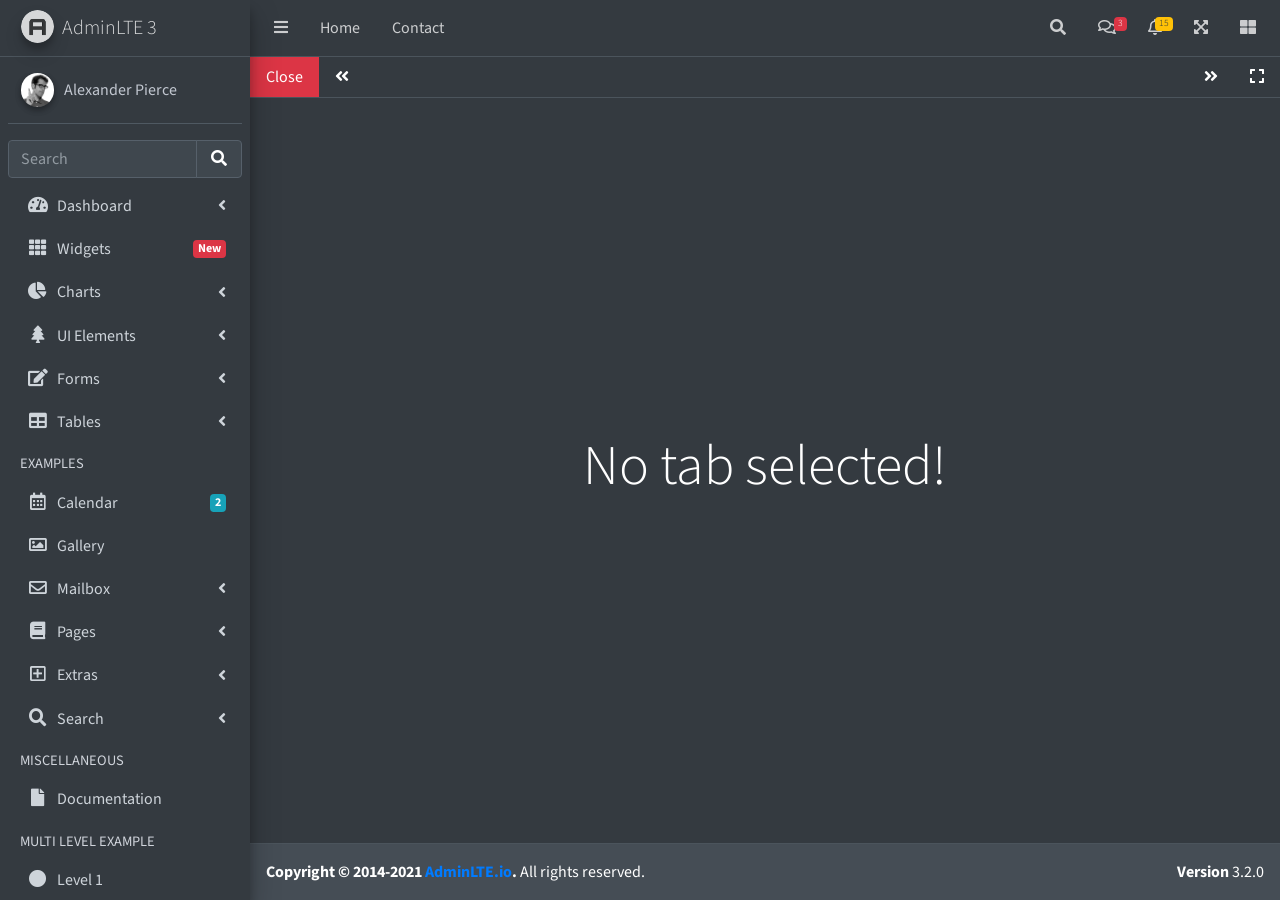
<file: myadmin/iframe-dark.html>
<!DOCTYPE html>
<html lang="en">
<head>
  <meta charset="utf-8">
  <meta name="viewport" content="width=device-width, initial-scale=1">
  <title>AdminLTE 3 | Tabbed IFrames</title>

  <!-- Google Font: Source Sans Pro -->
  <link rel="stylesheet" href="https://fonts.googleapis.com/css?family=Source+Sans+Pro:300,400,400i,700&display=fallback">
  <!-- Font Awesome -->
  <link rel="stylesheet" href="plugins/fontawesome-free/css/all.min.css">
  <!-- Theme style -->
  <link rel="stylesheet" href="dist/css/adminlte.min.css">
  <!-- overlayScrollbars -->
  <link rel="stylesheet" href="plugins/overlayScrollbars/css/OverlayScrollbars.min.css">
</head>
<body class="hold-transition sidebar-mini layout-fixed dark-mode" data-panel-auto-height-mode="height">
<div class="wrapper">

  <!-- Navbar -->
  <nav class="main-header navbar navbar-expand navbar-dark">
    <!-- Left navbar links -->
    <ul class="navbar-nav">
      <li class="nav-item">
        <a class="nav-link" data-widget="pushmenu" href="#" role="button"><i class="fas fa-bars"></i></a>
      </li>
      <li class="nav-item d-none d-sm-inline-block">
        <a href="index3.html" class="nav-link">Home</a>
      </li>
      <li class="nav-item d-none d-sm-inline-block">
        <a href="#" class="nav-link">Contact</a>
      </li>
    </ul>

    <!-- Right navbar links -->
    <ul class="navbar-nav ml-auto">
      <!-- Navbar Search -->
      <li class="nav-item">
        <a class="nav-link" data-widget="navbar-search" href="#" role="button">
          <i class="fas fa-search"></i>
        </a>
        <div class="navbar-search-block">
          <form class="form-inline">
            <div class="input-group input-group-sm">
              <input class="form-control form-control-navbar" type="search" placeholder="Search" aria-label="Search">
              <div class="input-group-append">
                <button class="btn btn-navbar" type="submit">
                  <i class="fas fa-search"></i>
                </button>
                <button class="btn btn-navbar" type="button" data-widget="navbar-search">
                  <i class="fas fa-times"></i>
                </button>
              </div>
            </div>
          </form>
        </div>
      </li>

      <!-- Messages Dropdown Menu -->
      <li class="nav-item dropdown">
        <a class="nav-link" data-toggle="dropdown" href="#">
          <i class="far fa-comments"></i>
          <span class="badge badge-danger navbar-badge">3</span>
        </a>
        <div class="dropdown-menu dropdown-menu-lg dropdown-menu-right">
          <a href="#" class="dropdown-item">
            <!-- Message Start -->
            <div class="media">
              <img src="dist/img/user1-128x128.jpg" alt="User Avatar" class="img-size-50 mr-3 img-circle">
              <div class="media-body">
                <h3 class="dropdown-item-title">
                  Brad Diesel
                  <span class="float-right text-sm text-danger"><i class="fas fa-star"></i></span>
                </h3>
                <p class="text-sm">Call me whenever you can...</p>
                <p class="text-sm text-muted"><i class="far fa-clock mr-1"></i> 4 Hours Ago</p>
              </div>
            </div>
            <!-- Message End -->
          </a>
          <div class="dropdown-divider"></div>
          <a href="#" class="dropdown-item">
            <!-- Message Start -->
            <div class="media">
              <img src="dist/img/user8-128x128.jpg" alt="User Avatar" class="img-size-50 img-circle mr-3">
              <div class="media-body">
                <h3 class="dropdown-item-title">
                  John Pierce
                  <span class="float-right text-sm text-muted"><i class="fas fa-star"></i></span>
                </h3>
                <p class="text-sm">I got your message bro</p>
                <p class="text-sm text-muted"><i class="far fa-clock mr-1"></i> 4 Hours Ago</p>
              </div>
            </div>
            <!-- Message End -->
          </a>
          <div class="dropdown-divider"></div>
          <a href="#" class="dropdown-item">
            <!-- Message Start -->
            <div class="media">
              <img src="dist/img/user3-128x128.jpg" alt="User Avatar" class="img-size-50 img-circle mr-3">
              <div class="media-body">
                <h3 class="dropdown-item-title">
                  Nora Silvester
                  <span class="float-right text-sm text-warning"><i class="fas fa-star"></i></span>
                </h3>
                <p class="text-sm">The subject goes here</p>
                <p class="text-sm text-muted"><i class="far fa-clock mr-1"></i> 4 Hours Ago</p>
              </div>
            </div>
            <!-- Message End -->
          </a>
          <div class="dropdown-divider"></div>
          <a href="#" class="dropdown-item dropdown-footer">See All Messages</a>
        </div>
      </li>
      <!-- Notifications Dropdown Menu -->
      <li class="nav-item dropdown">
        <a class="nav-link" data-toggle="dropdown" href="#">
          <i class="far fa-bell"></i>
          <span class="badge badge-warning navbar-badge">15</span>
        </a>
        <div class="dropdown-menu dropdown-menu-lg dropdown-menu-right">
          <span class="dropdown-item dropdown-header">15 Notifications</span>
          <div class="dropdown-divider"></div>
          <a href="#" class="dropdown-item">
            <i class="fas fa-envelope mr-2"></i> 4 new messages
            <span class="float-right text-muted text-sm">3 mins</span>
          </a>
          <div class="dropdown-divider"></div>
          <a href="#" class="dropdown-item">
            <i class="fas fa-users mr-2"></i> 8 friend requests
            <span class="float-right text-muted text-sm">12 hours</span>
          </a>
          <div class="dropdown-divider"></div>
          <a href="#" class="dropdown-item">
            <i class="fas fa-file mr-2"></i> 3 new reports
            <span class="float-right text-muted text-sm">2 days</span>
          </a>
          <div class="dropdown-divider"></div>
          <a href="#" class="dropdown-item dropdown-footer">See All Notifications</a>
        </div>
      </li>
      <li class="nav-item">
        <a class="nav-link" data-widget="fullscreen" href="#" role="button">
          <i class="fas fa-expand-arrows-alt"></i>
        </a>
      </li>
      <li class="nav-item">
        <a class="nav-link" data-widget="control-sidebar" data-slide="true" href="#" role="button">
          <i class="fas fa-th-large"></i>
        </a>
      </li>
    </ul>
  </nav>
  <!-- /.navbar -->

  <!-- Main Sidebar Container -->
  <aside class="main-sidebar sidebar-dark-primary elevation-4">
    <!-- Brand Logo -->
    <a href="index3.html" class="brand-link">
      <img src="dist/img/AdminLTELogo.png" alt="AdminLTE Logo" class="brand-image img-circle elevation-3" style="opacity: .8">
      <span class="brand-text font-weight-light">AdminLTE 3</span>
    </a>

    <!-- Sidebar -->
    <div class="sidebar">
      <!-- Sidebar user panel (optional) -->
      <div class="user-panel mt-3 pb-3 mb-3 d-flex">
        <div class="image">
          <img src="dist/img/user2-160x160.jpg" class="img-circle elevation-2" alt="User Image">
        </div>
        <div class="info">
          <a href="#" class="d-block">Alexander Pierce</a>
        </div>
      </div>

      <!-- SidebarSearch Form -->
      <div class="form-inline">
        <div class="input-group" data-widget="sidebar-search">
          <input class="form-control form-control-sidebar" type="search" placeholder="Search" aria-label="Search">
          <div class="input-group-append">
            <button class="btn btn-sidebar">
              <i class="fas fa-search fa-fw"></i>
            </button>
          </div>
        </div>
      </div>

      <!-- Sidebar Menu -->
      <nav class="mt-2">
        <ul class="nav nav-pills nav-sidebar flex-column" data-widget="treeview" role="menu" data-accordion="false">
          <!-- Add icons to the links using the .nav-icon class
               with font-awesome or any other icon font library -->
          <li class="nav-item">
            <a href="#" class="nav-link">
              <i class="nav-icon fas fa-tachometer-alt"></i>
              <p>
                Dashboard
                <i class="right fas fa-angle-left"></i>
              </p>
            </a>
            <ul class="nav nav-treeview">
              <li class="nav-item">
                <a href="./index.html" class="nav-link">
                  <i class="far fa-circle nav-icon"></i>
                  <p>Dashboard v1</p>
                </a>
              </li>
              <li class="nav-item">
                <a href="./index2.html" class="nav-link">
                  <i class="far fa-circle nav-icon"></i>
                  <p>Dashboard v2</p>
                </a>
              </li>
              <li class="nav-item">
                <a href="./index3.html" class="nav-link">
                  <i class="far fa-circle nav-icon"></i>
                  <p>Dashboard v3</p>
                </a>
              </li>
            </ul>
          </li>
          <li class="nav-item">
            <a href="pages/widgets.html" class="nav-link">
              <i class="nav-icon fas fa-th"></i>
              <p>
                Widgets
                <span class="right badge badge-danger">New</span>
              </p>
            </a>
          </li>
          <li class="nav-item">
            <a href="#" class="nav-link">
              <i class="nav-icon fas fa-chart-pie"></i>
              <p>
                Charts
                <i class="right fas fa-angle-left"></i>
              </p>
            </a>
            <ul class="nav nav-treeview">
              <li class="nav-item">
                <a href="pages/charts/chartjs.html" class="nav-link">
                  <i class="far fa-circle nav-icon"></i>
                  <p>ChartJS</p>
                </a>
              </li>
              <li class="nav-item">
                <a href="pages/charts/flot.html" class="nav-link">
                  <i class="far fa-circle nav-icon"></i>
                  <p>Flot</p>
                </a>
              </li>
              <li class="nav-item">
                <a href="pages/charts/inline.html" class="nav-link">
                  <i class="far fa-circle nav-icon"></i>
                  <p>Inline</p>
                </a>
              </li>
            </ul>
          </li>
          <li class="nav-item">
            <a href="#" class="nav-link">
              <i class="nav-icon fas fa-tree"></i>
              <p>
                UI Elements
                <i class="fas fa-angle-left right"></i>
              </p>
            </a>
            <ul class="nav nav-treeview">
              <li class="nav-item">
                <a href="pages/UI/general.html" class="nav-link">
                  <i class="far fa-circle nav-icon"></i>
                  <p>General</p>
                </a>
              </li>
              <li class="nav-item">
                <a href="pages/UI/icons.html" class="nav-link">
                  <i class="far fa-circle nav-icon"></i>
                  <p>Icons</p>
                </a>
              </li>
              <li class="nav-item">
                <a href="pages/UI/buttons.html" class="nav-link">
                  <i class="far fa-circle nav-icon"></i>
                  <p>Buttons</p>
                </a>
              </li>
              <li class="nav-item">
                <a href="pages/UI/sliders.html" class="nav-link">
                  <i class="far fa-circle nav-icon"></i>
                  <p>Sliders</p>
                </a>
              </li>
              <li class="nav-item">
                <a href="pages/UI/modals.html" class="nav-link">
                  <i class="far fa-circle nav-icon"></i>
                  <p>Modals & Alerts</p>
                </a>
              </li>
              <li class="nav-item">
                <a href="pages/UI/navbar.html" class="nav-link">
                  <i class="far fa-circle nav-icon"></i>
                  <p>Navbar & Tabs</p>
                </a>
              </li>
              <li class="nav-item">
                <a href="pages/UI/timeline.html" class="nav-link">
                  <i class="far fa-circle nav-icon"></i>
                  <p>Timeline</p>
                </a>
              </li>
              <li class="nav-item">
                <a href="pages/UI/ribbons.html" class="nav-link">
                  <i class="far fa-circle nav-icon"></i>
                  <p>Ribbons</p>
                </a>
              </li>
            </ul>
          </li>
          <li class="nav-item">
            <a href="#" class="nav-link">
              <i class="nav-icon fas fa-edit"></i>
              <p>
                Forms
                <i class="fas fa-angle-left right"></i>
              </p>
            </a>
            <ul class="nav nav-treeview">
              <li class="nav-item">
                <a href="pages/forms/general.html" class="nav-link">
                  <i class="far fa-circle nav-icon"></i>
                  <p>General Elements</p>
                </a>
              </li>
              <li class="nav-item">
                <a href="pages/forms/advanced.html" class="nav-link">
                  <i class="far fa-circle nav-icon"></i>
                  <p>Advanced Elements</p>
                </a>
              </li>
              <li class="nav-item">
                <a href="pages/forms/editors.html" class="nav-link">
                  <i class="far fa-circle nav-icon"></i>
                  <p>Editors</p>
                </a>
              </li>
              <li class="nav-item">
                <a href="pages/forms/validation.html" class="nav-link">
                  <i class="far fa-circle nav-icon"></i>
                  <p>Validation</p>
                </a>
              </li>
            </ul>
          </li>
          <li class="nav-item">
            <a href="#" class="nav-link">
              <i class="nav-icon fas fa-table"></i>
              <p>
                Tables
                <i class="fas fa-angle-left right"></i>
              </p>
            </a>
            <ul class="nav nav-treeview">
              <li class="nav-item">
                <a href="pages/tables/simple.html" class="nav-link">
                  <i class="far fa-circle nav-icon"></i>
                  <p>Simple Tables</p>
                </a>
              </li>
              <li class="nav-item">
                <a href="pages/tables/data.html" class="nav-link">
                  <i class="far fa-circle nav-icon"></i>
                  <p>DataTables</p>
                </a>
              </li>
              <li class="nav-item">
                <a href="pages/tables/jsgrid.html" class="nav-link">
                  <i class="far fa-circle nav-icon"></i>
                  <p>jsGrid</p>
                </a>
              </li>
            </ul>
          </li>
          <li class="nav-header">EXAMPLES</li>
          <li class="nav-item">
            <a href="pages/calendar.html" class="nav-link">
              <i class="nav-icon far fa-calendar-alt"></i>
              <p>
                Calendar
                <span class="badge badge-info right">2</span>
              </p>
            </a>
          </li>
          <li class="nav-item">
            <a href="pages/gallery.html" class="nav-link">
              <i class="nav-icon far fa-image"></i>
              <p>
                Gallery
              </p>
            </a>
          </li>
          <li class="nav-item">
            <a href="#" class="nav-link">
              <i class="nav-icon far fa-envelope"></i>
              <p>
                Mailbox
                <i class="fas fa-angle-left right"></i>
              </p>
            </a>
            <ul class="nav nav-treeview">
              <li class="nav-item">
                <a href="pages/mailbox/mailbox.html" class="nav-link">
                  <i class="far fa-circle nav-icon"></i>
                  <p>Inbox</p>
                </a>
              </li>
              <li class="nav-item">
                <a href="pages/mailbox/compose.html" class="nav-link">
                  <i class="far fa-circle nav-icon"></i>
                  <p>Compose</p>
                </a>
              </li>
              <li class="nav-item">
                <a href="pages/mailbox/read-mail.html" class="nav-link">
                  <i class="far fa-circle nav-icon"></i>
                  <p>Read</p>
                </a>
              </li>
            </ul>
          </li>
          <li class="nav-item">
            <a href="#" class="nav-link">
              <i class="nav-icon fas fa-book"></i>
              <p>
                Pages
                <i class="fas fa-angle-left right"></i>
              </p>
            </a>
            <ul class="nav nav-treeview">
              <li class="nav-item">
                <a href="pages/examples/invoice.html" class="nav-link">
                  <i class="far fa-circle nav-icon"></i>
                  <p>Invoice</p>
                </a>
              </li>
              <li class="nav-item">
                <a href="pages/examples/profile.html" class="nav-link">
                  <i class="far fa-circle nav-icon"></i>
                  <p>Profile</p>
                </a>
              </li>
              <li class="nav-item">
                <a href="pages/examples/e-commerce.html" class="nav-link">
                  <i class="far fa-circle nav-icon"></i>
                  <p>E-commerce</p>
                </a>
              </li>
              <li class="nav-item">
                <a href="pages/examples/projects.html" class="nav-link">
                  <i class="far fa-circle nav-icon"></i>
                  <p>Projects</p>
                </a>
              </li>
              <li class="nav-item">
                <a href="pages/examples/project-add.html" class="nav-link">
                  <i class="far fa-circle nav-icon"></i>
                  <p>Project Add</p>
                </a>
              </li>
              <li class="nav-item">
                <a href="pages/examples/project-edit.html" class="nav-link">
                  <i class="far fa-circle nav-icon"></i>
                  <p>Project Edit</p>
                </a>
              </li>
              <li class="nav-item">
                <a href="pages/examples/project-detail.html" class="nav-link">
                  <i class="far fa-circle nav-icon"></i>
                  <p>Project Detail</p>
                </a>
              </li>
              <li class="nav-item">
                <a href="pages/examples/contacts.html" class="nav-link">
                  <i class="far fa-circle nav-icon"></i>
                  <p>Contacts</p>
                </a>
              </li>
              <li class="nav-item">
                <a href="pages/examples/faq.html" class="nav-link">
                  <i class="far fa-circle nav-icon"></i>
                  <p>FAQ</p>
                </a>
              </li>
              <li class="nav-item">
                <a href="pages/examples/contact-us.html" class="nav-link">
                  <i class="far fa-circle nav-icon"></i>
                  <p>Contact us</p>
                </a>
              </li>
            </ul>
          </li>
          <li class="nav-item">
            <a href="#" class="nav-link">
              <i class="nav-icon far fa-plus-square"></i>
              <p>
                Extras
                <i class="fas fa-angle-left right"></i>
              </p>
            </a>
            <ul class="nav nav-treeview">
              <li class="nav-item">
                <a href="#" class="nav-link">
                  <i class="far fa-circle nav-icon"></i>
                  <p>
                    Login & Register v1
                    <i class="fas fa-angle-left right"></i>
                  </p>
                </a>
                <ul class="nav nav-treeview">
                  <li class="nav-item">
                    <a href="pages/examples/login.html" class="nav-link">
                      <i class="far fa-circle nav-icon"></i>
                      <p>Login v1</p>
                    </a>
                  </li>
                  <li class="nav-item">
                    <a href="pages/examples/register.html" class="nav-link">
                      <i class="far fa-circle nav-icon"></i>
                      <p>Register v1</p>
                    </a>
                  </li>
                  <li class="nav-item">
                    <a href="pages/examples/forgot-password.html" class="nav-link">
                      <i class="far fa-circle nav-icon"></i>
                      <p>Forgot Password v1</p>
                    </a>
                  </li>
                  <li class="nav-item">
                    <a href="pages/examples/recover-password.html" class="nav-link">
                      <i class="far fa-circle nav-icon"></i>
                      <p>Recover Password v1</p>
                    </a>
                  </li>
                </ul>
              </li>
              <li class="nav-item">
                <a href="#" class="nav-link">
                  <i class="far fa-circle nav-icon"></i>
                  <p>
                    Login & Register v2
                    <i class="fas fa-angle-left right"></i>
                  </p>
                </a>
                <ul class="nav nav-treeview">
                  <li class="nav-item">
                    <a href="pages/examples/login-v2.html" class="nav-link">
                      <i class="far fa-circle nav-icon"></i>
                      <p>Login v2</p>
                    </a>
                  </li>
                  <li class="nav-item">
                    <a href="pages/examples/register-v2.html" class="nav-link">
                      <i class="far fa-circle nav-icon"></i>
                      <p>Register v2</p>
                    </a>
                  </li>
                  <li class="nav-item">
                    <a href="pages/examples/forgot-password-v2.html" class="nav-link">
                      <i class="far fa-circle nav-icon"></i>
                      <p>Forgot Password v2</p>
                    </a>
                  </li>
                  <li class="nav-item">
                    <a href="pages/examples/recover-password-v2.html" class="nav-link">
                      <i class="far fa-circle nav-icon"></i>
                      <p>Recover Password v2</p>
                    </a>
                  </li>
                </ul>
              </li>
              <li class="nav-item">
                <a href="pages/examples/lockscreen.html" class="nav-link">
                  <i class="far fa-circle nav-icon"></i>
                  <p>Lockscreen</p>
                </a>
              </li>
              <li class="nav-item">
                <a href="pages/examples/legacy-user-menu.html" class="nav-link">
                  <i class="far fa-circle nav-icon"></i>
                  <p>Legacy User Menu</p>
                </a>
              </li>
              <li class="nav-item">
                <a href="pages/examples/language-menu.html" class="nav-link">
                  <i class="far fa-circle nav-icon"></i>
                  <p>Language Menu</p>
                </a>
              </li>
              <li class="nav-item">
                <a href="pages/examples/404.html" class="nav-link">
                  <i class="far fa-circle nav-icon"></i>
                  <p>Error 404</p>
                </a>
              </li>
              <li class="nav-item">
                <a href="pages/examples/500.html" class="nav-link">
                  <i class="far fa-circle nav-icon"></i>
                  <p>Error 500</p>
                </a>
              </li>
              <li class="nav-item">
                <a href="pages/examples/pace.html" class="nav-link">
                  <i class="far fa-circle nav-icon"></i>
                  <p>Pace</p>
                </a>
              </li>
              <li class="nav-item">
                <a href="pages/examples/blank.html" class="nav-link">
                  <i class="far fa-circle nav-icon"></i>
                  <p>Blank Page</p>
                </a>
              </li>
              <li class="nav-item">
                <a href="starter.html" class="nav-link">
                  <i class="far fa-circle nav-icon"></i>
                  <p>Starter Page</p>
                </a>
              </li>
            </ul>
          </li>
          <li class="nav-item">
            <a href="#" class="nav-link">
              <i class="nav-icon fas fa-search"></i>
              <p>
                Search
                <i class="fas fa-angle-left right"></i>
              </p>
            </a>
            <ul class="nav nav-treeview">
              <li class="nav-item">
                <a href="pages/search/simple.html" class="nav-link">
                  <i class="far fa-circle nav-icon"></i>
                  <p>Simple Search</p>
                </a>
              </li>
              <li class="nav-item">
                <a href="pages/search/enhanced.html" class="nav-link">
                  <i class="far fa-circle nav-icon"></i>
                  <p>Enhanced</p>
                </a>
              </li>
            </ul>
          </li>
          <li class="nav-header">MISCELLANEOUS</li>
          <li class="nav-item">
            <a href="https://adminlte.io/docs/3.1/" class="nav-link">
              <i class="nav-icon fas fa-file"></i>
              <p>Documentation</p>
            </a>
          </li>
          <li class="nav-header">MULTI LEVEL EXAMPLE</li>
          <li class="nav-item">
            <a href="#" class="nav-link">
              <i class="fas fa-circle nav-icon"></i>
              <p>Level 1</p>
            </a>
          </li>
          <li class="nav-item">
            <a href="#" class="nav-link">
              <i class="nav-icon fas fa-circle"></i>
              <p>
                Level 1
                <i class="right fas fa-angle-left"></i>
              </p>
            </a>
            <ul class="nav nav-treeview">
              <li class="nav-item">
                <a href="#" class="nav-link">
                  <i class="far fa-circle nav-icon"></i>
                  <p>Level 2</p>
                </a>
              </li>
              <li class="nav-item">
                <a href="#" class="nav-link">
                  <i class="far fa-circle nav-icon"></i>
                  <p>
                    Level 2
                    <i class="right fas fa-angle-left"></i>
                  </p>
                </a>
                <ul class="nav nav-treeview">
                  <li class="nav-item">
                    <a href="#" class="nav-link">
                      <i class="far fa-dot-circle nav-icon"></i>
                      <p>Level 3</p>
                    </a>
                  </li>
                  <li class="nav-item">
                    <a href="#" class="nav-link">
                      <i class="far fa-dot-circle nav-icon"></i>
                      <p>Level 3</p>
                    </a>
                  </li>
                  <li class="nav-item">
                    <a href="#" class="nav-link">
                      <i class="far fa-dot-circle nav-icon"></i>
                      <p>Level 3</p>
                    </a>
                  </li>
                </ul>
              </li>
              <li class="nav-item">
                <a href="#" class="nav-link">
                  <i class="far fa-circle nav-icon"></i>
                  <p>Level 2</p>
                </a>
              </li>
            </ul>
          </li>
          <li class="nav-item">
            <a href="#" class="nav-link">
              <i class="fas fa-circle nav-icon"></i>
              <p>Level 1</p>
            </a>
          </li>
          <li class="nav-header">LABELS</li>
          <li class="nav-item">
            <a href="#" class="nav-link">
              <i class="nav-icon far fa-circle text-danger"></i>
              <p class="text">Important</p>
            </a>
          </li>
          <li class="nav-item">
            <a href="#" class="nav-link">
              <i class="nav-icon far fa-circle text-warning"></i>
              <p>Warning</p>
            </a>
          </li>
          <li class="nav-item">
            <a href="#" class="nav-link">
              <i class="nav-icon far fa-circle text-info"></i>
              <p>Informational</p>
            </a>
          </li>
        </ul>
      </nav>
      <!-- /.sidebar-menu -->
    </div>
    <!-- /.sidebar -->
  </aside>

  <!-- Content Wrapper. Contains page content -->
  <div class="content-wrapper iframe-mode bg-dark" data-widget="iframe" data-auto-dark-mode="true" data-loading-screen="750">
    <div class="nav navbar navbar-expand-lg navbar-dark border-bottom border-dark p-0">
      <a class="nav-link bg-danger" href="#" data-widget="iframe-close">Close</a>
      <a class="nav-link bg-dark" href="#" data-widget="iframe-scrollleft"><i class="fas fa-angle-double-left"></i></a>
      <ul class="navbar-nav" role="tablist">
      </ul>
      <a class="nav-link bg-dark" href="#" data-widget="iframe-scrollright"><i class="fas fa-angle-double-right"></i></a>
      <a class="nav-link bg-dark" href="#" data-widget="iframe-fullscreen"><i class="fas fa-expand"></i></a>
    </div>
    <div class="tab-content">
      <div class="tab-empty">
        <h2 class="display-4">No tab selected!</h2>
      </div>
      <div class="tab-loading">
        <div>
          <h2 class="display-4">Tab is loading <i class="fa fa-sync fa-spin"></i></h2>
        </div>
      </div>
    </div>
  </div>
    <!-- /.content-wrapper -->
  <footer class="main-footer dark-mode">
    <strong>Copyright &copy; 2014-2021 <a href="https://adminlte.io">AdminLTE.io</a>.</strong>
    All rights reserved.
    <div class="float-right d-none d-sm-inline-block">
      <b>Version</b> 3.2.0
    </div>
  </footer>

  <!-- Control Sidebar -->
  <aside class="control-sidebar control-sidebar-dark">
    <!-- Control sidebar content goes here -->
  </aside>
  <!-- /.control-sidebar -->
</div>
<!-- ./wrapper -->

<!-- jQuery -->
<script src="plugins/jquery/jquery.min.js"></script>
<!-- jQuery UI 1.11.4 -->
<script src="plugins/jquery-ui/jquery-ui.min.js"></script>
<!-- Resolve conflict in jQuery UI tooltip with Bootstrap tooltip -->
<script>
  $.widget.bridge('uibutton', $.ui.button)
</script>
<!-- Bootstrap 4 -->
<script src="plugins/bootstrap/js/bootstrap.bundle.min.js"></script>
<!-- overlayScrollbars -->
<script src="plugins/overlayScrollbars/js/jquery.overlayScrollbars.min.js"></script>
<!-- AdminLTE App -->
<script src="dist/js/adminlte.js"></script>
<!-- AdminLTE for demo purposes -->
<script src="dist/js/demo.js"></script>
</body>
</html>
</file>
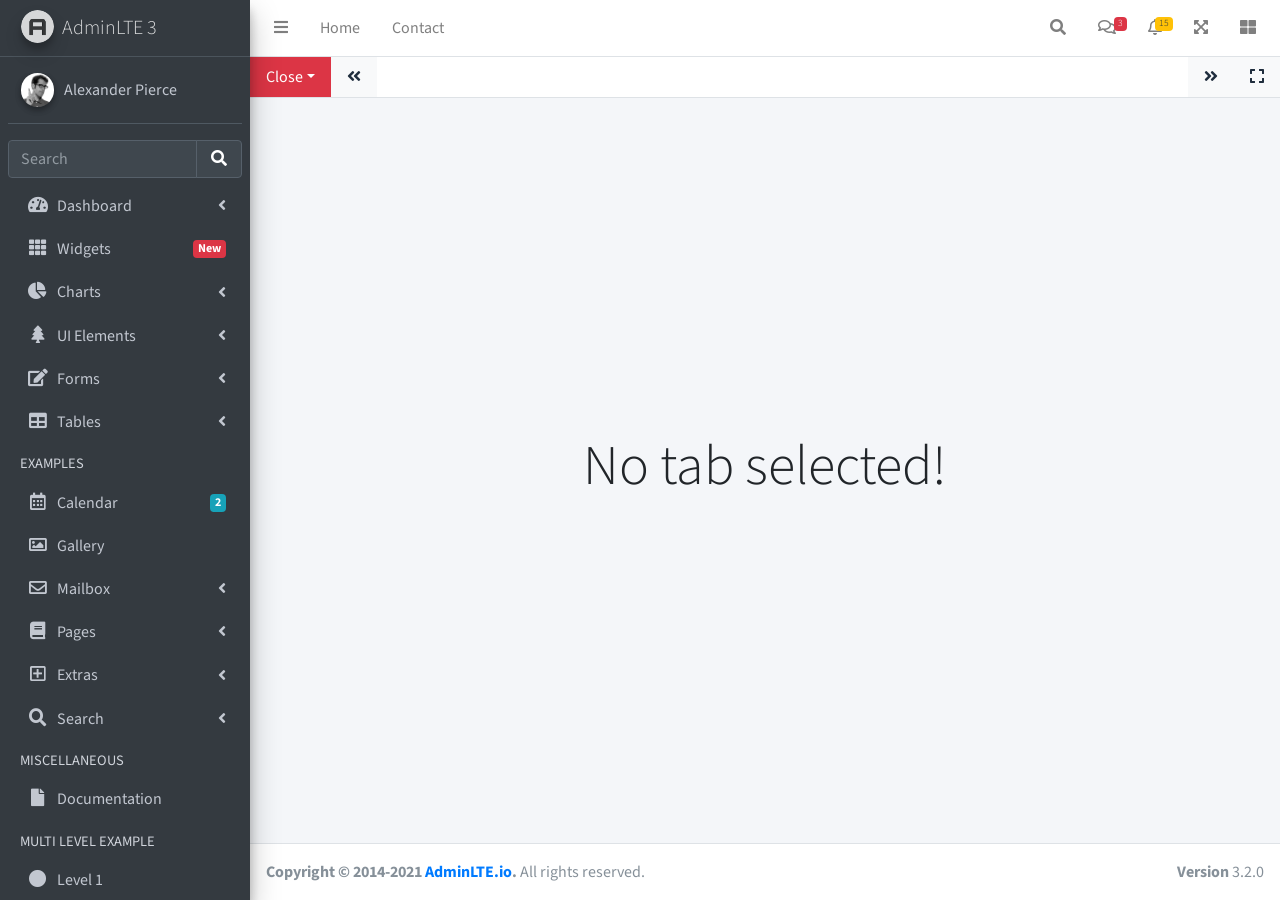
<file: myadmin/iframe.html>
<!DOCTYPE html>
<html lang="en">
<head>
  <meta charset="utf-8">
  <meta name="viewport" content="width=device-width, initial-scale=1">
  <title>AdminLTE 3 | Tabbed IFrames</title>

  <!-- Google Font: Source Sans Pro -->
  <link rel="stylesheet" href="https://fonts.googleapis.com/css?family=Source+Sans+Pro:300,400,400i,700&display=fallback">
  <!-- Font Awesome -->
  <link rel="stylesheet" href="plugins/fontawesome-free/css/all.min.css">
  <!-- Theme style -->
  <link rel="stylesheet" href="dist/css/adminlte.min.css">
  <!-- overlayScrollbars -->
  <link rel="stylesheet" href="plugins/overlayScrollbars/css/OverlayScrollbars.min.css">
</head>
<body class="hold-transition sidebar-mini layout-fixed" data-panel-auto-height-mode="height">
<div class="wrapper">

  <!-- Navbar -->
  <nav class="main-header navbar navbar-expand navbar-white navbar-light">
    <!-- Left navbar links -->
    <ul class="navbar-nav">
      <li class="nav-item">
        <a class="nav-link" data-widget="pushmenu" href="#" role="button"><i class="fas fa-bars"></i></a>
      </li>
      <li class="nav-item d-none d-sm-inline-block">
        <a href="index3.html" class="nav-link">Home</a>
      </li>
      <li class="nav-item d-none d-sm-inline-block">
        <a href="#" class="nav-link">Contact</a>
      </li>
    </ul>

    <!-- Right navbar links -->
    <ul class="navbar-nav ml-auto">
      <!-- Navbar Search -->
      <li class="nav-item">
        <a class="nav-link" data-widget="navbar-search" href="#" role="button">
          <i class="fas fa-search"></i>
        </a>
        <div class="navbar-search-block">
          <form class="form-inline">
            <div class="input-group input-group-sm">
              <input class="form-control form-control-navbar" type="search" placeholder="Search" aria-label="Search">
              <div class="input-group-append">
                <button class="btn btn-navbar" type="submit">
                  <i class="fas fa-search"></i>
                </button>
                <button class="btn btn-navbar" type="button" data-widget="navbar-search">
                  <i class="fas fa-times"></i>
                </button>
              </div>
            </div>
          </form>
        </div>
      </li>

      <!-- Messages Dropdown Menu -->
      <li class="nav-item dropdown">
        <a class="nav-link" data-toggle="dropdown" href="#">
          <i class="far fa-comments"></i>
          <span class="badge badge-danger navbar-badge">3</span>
        </a>
        <div class="dropdown-menu dropdown-menu-lg dropdown-menu-right">
          <a href="#" class="dropdown-item">
            <!-- Message Start -->
            <div class="media">
              <img src="dist/img/user1-128x128.jpg" alt="User Avatar" class="img-size-50 mr-3 img-circle">
              <div class="media-body">
                <h3 class="dropdown-item-title">
                  Brad Diesel
                  <span class="float-right text-sm text-danger"><i class="fas fa-star"></i></span>
                </h3>
                <p class="text-sm">Call me whenever you can...</p>
                <p class="text-sm text-muted"><i class="far fa-clock mr-1"></i> 4 Hours Ago</p>
              </div>
            </div>
            <!-- Message End -->
          </a>
          <div class="dropdown-divider"></div>
          <a href="#" class="dropdown-item">
            <!-- Message Start -->
            <div class="media">
              <img src="dist/img/user8-128x128.jpg" alt="User Avatar" class="img-size-50 img-circle mr-3">
              <div class="media-body">
                <h3 class="dropdown-item-title">
                  John Pierce
                  <span class="float-right text-sm text-muted"><i class="fas fa-star"></i></span>
                </h3>
                <p class="text-sm">I got your message bro</p>
                <p class="text-sm text-muted"><i class="far fa-clock mr-1"></i> 4 Hours Ago</p>
              </div>
            </div>
            <!-- Message End -->
          </a>
          <div class="dropdown-divider"></div>
          <a href="#" class="dropdown-item">
            <!-- Message Start -->
            <div class="media">
              <img src="dist/img/user3-128x128.jpg" alt="User Avatar" class="img-size-50 img-circle mr-3">
              <div class="media-body">
                <h3 class="dropdown-item-title">
                  Nora Silvester
                  <span class="float-right text-sm text-warning"><i class="fas fa-star"></i></span>
                </h3>
                <p class="text-sm">The subject goes here</p>
                <p class="text-sm text-muted"><i class="far fa-clock mr-1"></i> 4 Hours Ago</p>
              </div>
            </div>
            <!-- Message End -->
          </a>
          <div class="dropdown-divider"></div>
          <a href="#" class="dropdown-item dropdown-footer">See All Messages</a>
        </div>
      </li>
      <!-- Notifications Dropdown Menu -->
      <li class="nav-item dropdown">
        <a class="nav-link" data-toggle="dropdown" href="#">
          <i class="far fa-bell"></i>
          <span class="badge badge-warning navbar-badge">15</span>
        </a>
        <div class="dropdown-menu dropdown-menu-lg dropdown-menu-right">
          <span class="dropdown-item dropdown-header">15 Notifications</span>
          <div class="dropdown-divider"></div>
          <a href="#" class="dropdown-item">
            <i class="fas fa-envelope mr-2"></i> 4 new messages
            <span class="float-right text-muted text-sm">3 mins</span>
          </a>
          <div class="dropdown-divider"></div>
          <a href="#" class="dropdown-item">
            <i class="fas fa-users mr-2"></i> 8 friend requests
            <span class="float-right text-muted text-sm">12 hours</span>
          </a>
          <div class="dropdown-divider"></div>
          <a href="#" class="dropdown-item">
            <i class="fas fa-file mr-2"></i> 3 new reports
            <span class="float-right text-muted text-sm">2 days</span>
          </a>
          <div class="dropdown-divider"></div>
          <a href="#" class="dropdown-item dropdown-footer">See All Notifications</a>
        </div>
      </li>
      <li class="nav-item">
        <a class="nav-link" data-widget="fullscreen" href="#" role="button">
          <i class="fas fa-expand-arrows-alt"></i>
        </a>
      </li>
      <li class="nav-item">
        <a class="nav-link" data-widget="control-sidebar" data-slide="true" href="#" role="button">
          <i class="fas fa-th-large"></i>
        </a>
      </li>
    </ul>
  </nav>
  <!-- /.navbar -->

  <!-- Main Sidebar Container -->
  <aside class="main-sidebar sidebar-dark-primary elevation-4">
    <!-- Brand Logo -->
    <a href="index3.html" class="brand-link">
      <img src="dist/img/AdminLTELogo.png" alt="AdminLTE Logo" class="brand-image img-circle elevation-3" style="opacity: .8">
      <span class="brand-text font-weight-light">AdminLTE 3</span>
    </a>

    <!-- Sidebar -->
    <div class="sidebar">
      <!-- Sidebar user panel (optional) -->
      <div class="user-panel mt-3 pb-3 mb-3 d-flex">
        <div class="image">
          <img src="dist/img/user2-160x160.jpg" class="img-circle elevation-2" alt="User Image">
        </div>
        <div class="info">
          <a href="#" class="d-block">Alexander Pierce</a>
        </div>
      </div>

      <!-- SidebarSearch Form -->
      <div class="form-inline">
        <div class="input-group" data-widget="sidebar-search">
          <input class="form-control form-control-sidebar" type="search" placeholder="Search" aria-label="Search">
          <div class="input-group-append">
            <button class="btn btn-sidebar">
              <i class="fas fa-search fa-fw"></i>
            </button>
          </div>
        </div>
      </div>

      <!-- Sidebar Menu -->
      <nav class="mt-2">
        <ul class="nav nav-pills nav-sidebar flex-column" data-widget="treeview" role="menu" data-accordion="false">
          <!-- Add icons to the links using the .nav-icon class
               with font-awesome or any other icon font library -->
          <li class="nav-item">
            <a href="#" class="nav-link">
              <i class="nav-icon fas fa-tachometer-alt"></i>
              <p>
                Dashboard
                <i class="right fas fa-angle-left"></i>
              </p>
            </a>
            <ul class="nav nav-treeview">
              <li class="nav-item">
                <a href="./index.html" class="nav-link">
                  <i class="far fa-circle nav-icon"></i>
                  <p>Dashboard v1</p>
                </a>
              </li>
              <li class="nav-item">
                <a href="./index2.html" class="nav-link">
                  <i class="far fa-circle nav-icon"></i>
                  <p>Dashboard v2</p>
                </a>
              </li>
              <li class="nav-item">
                <a href="./index3.html" class="nav-link">
                  <i class="far fa-circle nav-icon"></i>
                  <p>Dashboard v3</p>
                </a>
              </li>
            </ul>
          </li>
          <li class="nav-item">
            <a href="pages/widgets.html" class="nav-link">
              <i class="nav-icon fas fa-th"></i>
              <p>
                Widgets
                <span class="right badge badge-danger">New</span>
              </p>
            </a>
          </li>
          <li class="nav-item">
            <a href="#" class="nav-link">
              <i class="nav-icon fas fa-chart-pie"></i>
              <p>
                Charts
                <i class="right fas fa-angle-left"></i>
              </p>
            </a>
            <ul class="nav nav-treeview">
              <li class="nav-item">
                <a href="pages/charts/chartjs.html" class="nav-link">
                  <i class="far fa-circle nav-icon"></i>
                  <p>ChartJS</p>
                </a>
              </li>
              <li class="nav-item">
                <a href="pages/charts/flot.html" class="nav-link">
                  <i class="far fa-circle nav-icon"></i>
                  <p>Flot</p>
                </a>
              </li>
              <li class="nav-item">
                <a href="pages/charts/inline.html" class="nav-link">
                  <i class="far fa-circle nav-icon"></i>
                  <p>Inline</p>
                </a>
              </li>
            </ul>
          </li>
          <li class="nav-item">
            <a href="#" class="nav-link">
              <i class="nav-icon fas fa-tree"></i>
              <p>
                UI Elements
                <i class="fas fa-angle-left right"></i>
              </p>
            </a>
            <ul class="nav nav-treeview">
              <li class="nav-item">
                <a href="pages/UI/general.html" class="nav-link">
                  <i class="far fa-circle nav-icon"></i>
                  <p>General</p>
                </a>
              </li>
              <li class="nav-item">
                <a href="pages/UI/icons.html" class="nav-link">
                  <i class="far fa-circle nav-icon"></i>
                  <p>Icons</p>
                </a>
              </li>
              <li class="nav-item">
                <a href="pages/UI/buttons.html" class="nav-link">
                  <i class="far fa-circle nav-icon"></i>
                  <p>Buttons</p>
                </a>
              </li>
              <li class="nav-item">
                <a href="pages/UI/sliders.html" class="nav-link">
                  <i class="far fa-circle nav-icon"></i>
                  <p>Sliders</p>
                </a>
              </li>
              <li class="nav-item">
                <a href="pages/UI/modals.html" class="nav-link">
                  <i class="far fa-circle nav-icon"></i>
                  <p>Modals & Alerts</p>
                </a>
              </li>
              <li class="nav-item">
                <a href="pages/UI/navbar.html" class="nav-link">
                  <i class="far fa-circle nav-icon"></i>
                  <p>Navbar & Tabs</p>
                </a>
              </li>
              <li class="nav-item">
                <a href="pages/UI/timeline.html" class="nav-link">
                  <i class="far fa-circle nav-icon"></i>
                  <p>Timeline</p>
                </a>
              </li>
              <li class="nav-item">
                <a href="pages/UI/ribbons.html" class="nav-link">
                  <i class="far fa-circle nav-icon"></i>
                  <p>Ribbons</p>
                </a>
              </li>
            </ul>
          </li>
          <li class="nav-item">
            <a href="#" class="nav-link">
              <i class="nav-icon fas fa-edit"></i>
              <p>
                Forms
                <i class="fas fa-angle-left right"></i>
              </p>
            </a>
            <ul class="nav nav-treeview">
              <li class="nav-item">
                <a href="pages/forms/general.html" class="nav-link">
                  <i class="far fa-circle nav-icon"></i>
                  <p>General Elements</p>
                </a>
              </li>
              <li class="nav-item">
                <a href="pages/forms/advanced.html" class="nav-link">
                  <i class="far fa-circle nav-icon"></i>
                  <p>Advanced Elements</p>
                </a>
              </li>
              <li class="nav-item">
                <a href="pages/forms/editors.html" class="nav-link">
                  <i class="far fa-circle nav-icon"></i>
                  <p>Editors</p>
                </a>
              </li>
              <li class="nav-item">
                <a href="pages/forms/validation.html" class="nav-link">
                  <i class="far fa-circle nav-icon"></i>
                  <p>Validation</p>
                </a>
              </li>
            </ul>
          </li>
          <li class="nav-item">
            <a href="#" class="nav-link">
              <i class="nav-icon fas fa-table"></i>
              <p>
                Tables
                <i class="fas fa-angle-left right"></i>
              </p>
            </a>
            <ul class="nav nav-treeview">
              <li class="nav-item">
                <a href="pages/tables/simple.html" class="nav-link">
                  <i class="far fa-circle nav-icon"></i>
                  <p>Simple Tables</p>
                </a>
              </li>
              <li class="nav-item">
                <a href="pages/tables/data.html" class="nav-link">
                  <i class="far fa-circle nav-icon"></i>
                  <p>DataTables</p>
                </a>
              </li>
              <li class="nav-item">
                <a href="pages/tables/jsgrid.html" class="nav-link">
                  <i class="far fa-circle nav-icon"></i>
                  <p>jsGrid</p>
                </a>
              </li>
            </ul>
          </li>
          <li class="nav-header">EXAMPLES</li>
          <li class="nav-item">
            <a href="pages/calendar.html" class="nav-link">
              <i class="nav-icon far fa-calendar-alt"></i>
              <p>
                Calendar
                <span class="badge badge-info right">2</span>
              </p>
            </a>
          </li>
          <li class="nav-item">
            <a href="pages/gallery.html" class="nav-link">
              <i class="nav-icon far fa-image"></i>
              <p>
                Gallery
              </p>
            </a>
          </li>
          <li class="nav-item">
            <a href="#" class="nav-link">
              <i class="nav-icon far fa-envelope"></i>
              <p>
                Mailbox
                <i class="fas fa-angle-left right"></i>
              </p>
            </a>
            <ul class="nav nav-treeview">
              <li class="nav-item">
                <a href="pages/mailbox/mailbox.html" class="nav-link">
                  <i class="far fa-circle nav-icon"></i>
                  <p>Inbox</p>
                </a>
              </li>
              <li class="nav-item">
                <a href="pages/mailbox/compose.html" class="nav-link">
                  <i class="far fa-circle nav-icon"></i>
                  <p>Compose</p>
                </a>
              </li>
              <li class="nav-item">
                <a href="pages/mailbox/read-mail.html" class="nav-link">
                  <i class="far fa-circle nav-icon"></i>
                  <p>Read</p>
                </a>
              </li>
            </ul>
          </li>
          <li class="nav-item">
            <a href="#" class="nav-link">
              <i class="nav-icon fas fa-book"></i>
              <p>
                Pages
                <i class="fas fa-angle-left right"></i>
              </p>
            </a>
            <ul class="nav nav-treeview">
              <li class="nav-item">
                <a href="pages/examples/invoice.html" class="nav-link">
                  <i class="far fa-circle nav-icon"></i>
                  <p>Invoice</p>
                </a>
              </li>
              <li class="nav-item">
                <a href="pages/examples/profile.html" class="nav-link">
                  <i class="far fa-circle nav-icon"></i>
                  <p>Profile</p>
                </a>
              </li>
              <li class="nav-item">
                <a href="pages/examples/e-commerce.html" class="nav-link">
                  <i class="far fa-circle nav-icon"></i>
                  <p>E-commerce</p>
                </a>
              </li>
              <li class="nav-item">
                <a href="pages/examples/projects.html" class="nav-link">
                  <i class="far fa-circle nav-icon"></i>
                  <p>Projects</p>
                </a>
              </li>
              <li class="nav-item">
                <a href="pages/examples/project-add.html" class="nav-link">
                  <i class="far fa-circle nav-icon"></i>
                  <p>Project Add</p>
                </a>
              </li>
              <li class="nav-item">
                <a href="pages/examples/project-edit.html" class="nav-link">
                  <i class="far fa-circle nav-icon"></i>
                  <p>Project Edit</p>
                </a>
              </li>
              <li class="nav-item">
                <a href="pages/examples/project-detail.html" class="nav-link">
                  <i class="far fa-circle nav-icon"></i>
                  <p>Project Detail</p>
                </a>
              </li>
              <li class="nav-item">
                <a href="pages/examples/contacts.html" class="nav-link">
                  <i class="far fa-circle nav-icon"></i>
                  <p>Contacts</p>
                </a>
              </li>
              <li class="nav-item">
                <a href="pages/examples/faq.html" class="nav-link">
                  <i class="far fa-circle nav-icon"></i>
                  <p>FAQ</p>
                </a>
              </li>
              <li class="nav-item">
                <a href="pages/examples/contact-us.html" class="nav-link">
                  <i class="far fa-circle nav-icon"></i>
                  <p>Contact us</p>
                </a>
              </li>
            </ul>
          </li>
          <li class="nav-item">
            <a href="#" class="nav-link">
              <i class="nav-icon far fa-plus-square"></i>
              <p>
                Extras
                <i class="fas fa-angle-left right"></i>
              </p>
            </a>
            <ul class="nav nav-treeview">
              <li class="nav-item">
                <a href="#" class="nav-link">
                  <i class="far fa-circle nav-icon"></i>
                  <p>
                    Login & Register v1
                    <i class="fas fa-angle-left right"></i>
                  </p>
                </a>
                <ul class="nav nav-treeview">
                  <li class="nav-item">
                    <a href="pages/examples/login.html" class="nav-link">
                      <i class="far fa-circle nav-icon"></i>
                      <p>Login v1</p>
                    </a>
                  </li>
                  <li class="nav-item">
                    <a href="pages/examples/register.html" class="nav-link">
                      <i class="far fa-circle nav-icon"></i>
                      <p>Register v1</p>
                    </a>
                  </li>
                  <li class="nav-item">
                    <a href="pages/examples/forgot-password.html" class="nav-link">
                      <i class="far fa-circle nav-icon"></i>
                      <p>Forgot Password v1</p>
                    </a>
                  </li>
                  <li class="nav-item">
                    <a href="pages/examples/recover-password.html" class="nav-link">
                      <i class="far fa-circle nav-icon"></i>
                      <p>Recover Password v1</p>
                    </a>
                  </li>
                </ul>
              </li>
              <li class="nav-item">
                <a href="#" class="nav-link">
                  <i class="far fa-circle nav-icon"></i>
                  <p>
                    Login & Register v2
                    <i class="fas fa-angle-left right"></i>
                  </p>
                </a>
                <ul class="nav nav-treeview">
                  <li class="nav-item">
                    <a href="pages/examples/login-v2.html" class="nav-link">
                      <i class="far fa-circle nav-icon"></i>
                      <p>Login v2</p>
                    </a>
                  </li>
                  <li class="nav-item">
                    <a href="pages/examples/register-v2.html" class="nav-link">
                      <i class="far fa-circle nav-icon"></i>
                      <p>Register v2</p>
                    </a>
                  </li>
                  <li class="nav-item">
                    <a href="pages/examples/forgot-password-v2.html" class="nav-link">
                      <i class="far fa-circle nav-icon"></i>
                      <p>Forgot Password v2</p>
                    </a>
                  </li>
                  <li class="nav-item">
                    <a href="pages/examples/recover-password-v2.html" class="nav-link">
                      <i class="far fa-circle nav-icon"></i>
                      <p>Recover Password v2</p>
                    </a>
                  </li>
                </ul>
              </li>
              <li class="nav-item">
                <a href="pages/examples/lockscreen.html" class="nav-link">
                  <i class="far fa-circle nav-icon"></i>
                  <p>Lockscreen</p>
                </a>
              </li>
              <li class="nav-item">
                <a href="pages/examples/legacy-user-menu.html" class="nav-link">
                  <i class="far fa-circle nav-icon"></i>
                  <p>Legacy User Menu</p>
                </a>
              </li>
              <li class="nav-item">
                <a href="pages/examples/language-menu.html" class="nav-link">
                  <i class="far fa-circle nav-icon"></i>
                  <p>Language Menu</p>
                </a>
              </li>
              <li class="nav-item">
                <a href="pages/examples/404.html" class="nav-link">
                  <i class="far fa-circle nav-icon"></i>
                  <p>Error 404</p>
                </a>
              </li>
              <li class="nav-item">
                <a href="pages/examples/500.html" class="nav-link">
                  <i class="far fa-circle nav-icon"></i>
                  <p>Error 500</p>
                </a>
              </li>
              <li class="nav-item">
                <a href="pages/examples/pace.html" class="nav-link">
                  <i class="far fa-circle nav-icon"></i>
                  <p>Pace</p>
                </a>
              </li>
              <li class="nav-item">
                <a href="pages/examples/blank.html" class="nav-link">
                  <i class="far fa-circle nav-icon"></i>
                  <p>Blank Page</p>
                </a>
              </li>
              <li class="nav-item">
                <a href="starter.html" class="nav-link">
                  <i class="far fa-circle nav-icon"></i>
                  <p>Starter Page</p>
                </a>
              </li>
            </ul>
          </li>
          <li class="nav-item">
            <a href="#" class="nav-link">
              <i class="nav-icon fas fa-search"></i>
              <p>
                Search
                <i class="fas fa-angle-left right"></i>
              </p>
            </a>
            <ul class="nav nav-treeview">
              <li class="nav-item">
                <a href="pages/search/simple.html" class="nav-link">
                  <i class="far fa-circle nav-icon"></i>
                  <p>Simple Search</p>
                </a>
              </li>
              <li class="nav-item">
                <a href="pages/search/enhanced.html" class="nav-link">
                  <i class="far fa-circle nav-icon"></i>
                  <p>Enhanced</p>
                </a>
              </li>
            </ul>
          </li>
          <li class="nav-header">MISCELLANEOUS</li>
          <li class="nav-item">
            <a href="https://adminlte.io/docs/3.1/" class="nav-link">
              <i class="nav-icon fas fa-file"></i>
              <p>Documentation</p>
            </a>
          </li>
          <li class="nav-header">MULTI LEVEL EXAMPLE</li>
          <li class="nav-item">
            <a href="#" class="nav-link">
              <i class="fas fa-circle nav-icon"></i>
              <p>Level 1</p>
            </a>
          </li>
          <li class="nav-item">
            <a href="#" class="nav-link">
              <i class="nav-icon fas fa-circle"></i>
              <p>
                Level 1
                <i class="right fas fa-angle-left"></i>
              </p>
            </a>
            <ul class="nav nav-treeview">
              <li class="nav-item">
                <a href="#" class="nav-link">
                  <i class="far fa-circle nav-icon"></i>
                  <p>Level 2</p>
                </a>
              </li>
              <li class="nav-item">
                <a href="#" class="nav-link">
                  <i class="far fa-circle nav-icon"></i>
                  <p>
                    Level 2
                    <i class="right fas fa-angle-left"></i>
                  </p>
                </a>
                <ul class="nav nav-treeview">
                  <li class="nav-item">
                    <a href="#" class="nav-link">
                      <i class="far fa-dot-circle nav-icon"></i>
                      <p>Level 3</p>
                    </a>
                  </li>
                  <li class="nav-item">
                    <a href="#" class="nav-link">
                      <i class="far fa-dot-circle nav-icon"></i>
                      <p>Level 3</p>
                    </a>
                  </li>
                  <li class="nav-item">
                    <a href="#" class="nav-link">
                      <i class="far fa-dot-circle nav-icon"></i>
                      <p>Level 3</p>
                    </a>
                  </li>
                </ul>
              </li>
              <li class="nav-item">
                <a href="#" class="nav-link">
                  <i class="far fa-circle nav-icon"></i>
                  <p>Level 2</p>
                </a>
              </li>
            </ul>
          </li>
          <li class="nav-item">
            <a href="#" class="nav-link">
              <i class="fas fa-circle nav-icon"></i>
              <p>Level 1</p>
            </a>
          </li>
          <li class="nav-header">LABELS</li>
          <li class="nav-item">
            <a href="#" class="nav-link">
              <i class="nav-icon far fa-circle text-danger"></i>
              <p class="text">Important</p>
            </a>
          </li>
          <li class="nav-item">
            <a href="#" class="nav-link">
              <i class="nav-icon far fa-circle text-warning"></i>
              <p>Warning</p>
            </a>
          </li>
          <li class="nav-item">
            <a href="#" class="nav-link">
              <i class="nav-icon far fa-circle text-info"></i>
              <p>Informational</p>
            </a>
          </li>
        </ul>
      </nav>
      <!-- /.sidebar-menu -->
    </div>
    <!-- /.sidebar -->
  </aside>

  <!-- Content Wrapper. Contains page content -->
  <div class="content-wrapper iframe-mode" data-widget="iframe" data-loading-screen="750">
    <div class="nav navbar navbar-expand navbar-white navbar-light border-bottom p-0">
      <div class="nav-item dropdown">
        <a class="nav-link bg-danger dropdown-toggle" data-toggle="dropdown" href="#" role="button" aria-haspopup="true" aria-expanded="false">Close</a>
        <div class="dropdown-menu mt-0">
          <a class="dropdown-item" href="#" data-widget="iframe-close" data-type="all">Close All</a>
          <a class="dropdown-item" href="#" data-widget="iframe-close" data-type="all-other">Close All Other</a>
        </div>
      </div>
      <a class="nav-link bg-light" href="#" data-widget="iframe-scrollleft"><i class="fas fa-angle-double-left"></i></a>
      <ul class="navbar-nav overflow-hidden" role="tablist"></ul>
      <a class="nav-link bg-light" href="#" data-widget="iframe-scrollright"><i class="fas fa-angle-double-right"></i></a>
      <a class="nav-link bg-light" href="#" data-widget="iframe-fullscreen"><i class="fas fa-expand"></i></a>
    </div>
    <div class="tab-content">
      <div class="tab-empty">
        <h2 class="display-4">No tab selected!</h2>
      </div>
      <div class="tab-loading">
        <div>
          <h2 class="display-4">Tab is loading <i class="fa fa-sync fa-spin"></i></h2>
        </div>
      </div>
    </div>
  </div>
  <!-- /.content-wrapper -->
  <footer class="main-footer">
    <strong>Copyright &copy; 2014-2021 <a href="https://adminlte.io">AdminLTE.io</a>.</strong>
    All rights reserved.
    <div class="float-right d-none d-sm-inline-block">
      <b>Version</b> 3.2.0
    </div>
  </footer>

  <!-- Control Sidebar -->
  <aside class="control-sidebar control-sidebar-dark">
    <!-- Control sidebar content goes here -->
  </aside>
  <!-- /.control-sidebar -->
</div>
<!-- ./wrapper -->

<!-- jQuery -->
<script src="plugins/jquery/jquery.min.js"></script>
<!-- jQuery UI 1.11.4 -->
<script src="plugins/jquery-ui/jquery-ui.min.js"></script>
<!-- Resolve conflict in jQuery UI tooltip with Bootstrap tooltip -->
<script>
  $.widget.bridge('uibutton', $.ui.button)
</script>
<!-- Bootstrap 4 -->
<script src="plugins/bootstrap/js/bootstrap.bundle.min.js"></script>
<!-- overlayScrollbars -->
<script src="plugins/overlayScrollbars/js/jquery.overlayScrollbars.min.js"></script>
<!-- AdminLTE App -->
<script src="dist/js/adminlte.js"></script>
<!-- AdminLTE for demo purposes -->
<script src="dist/js/demo.js"></script>
</body>
</html>
</file>
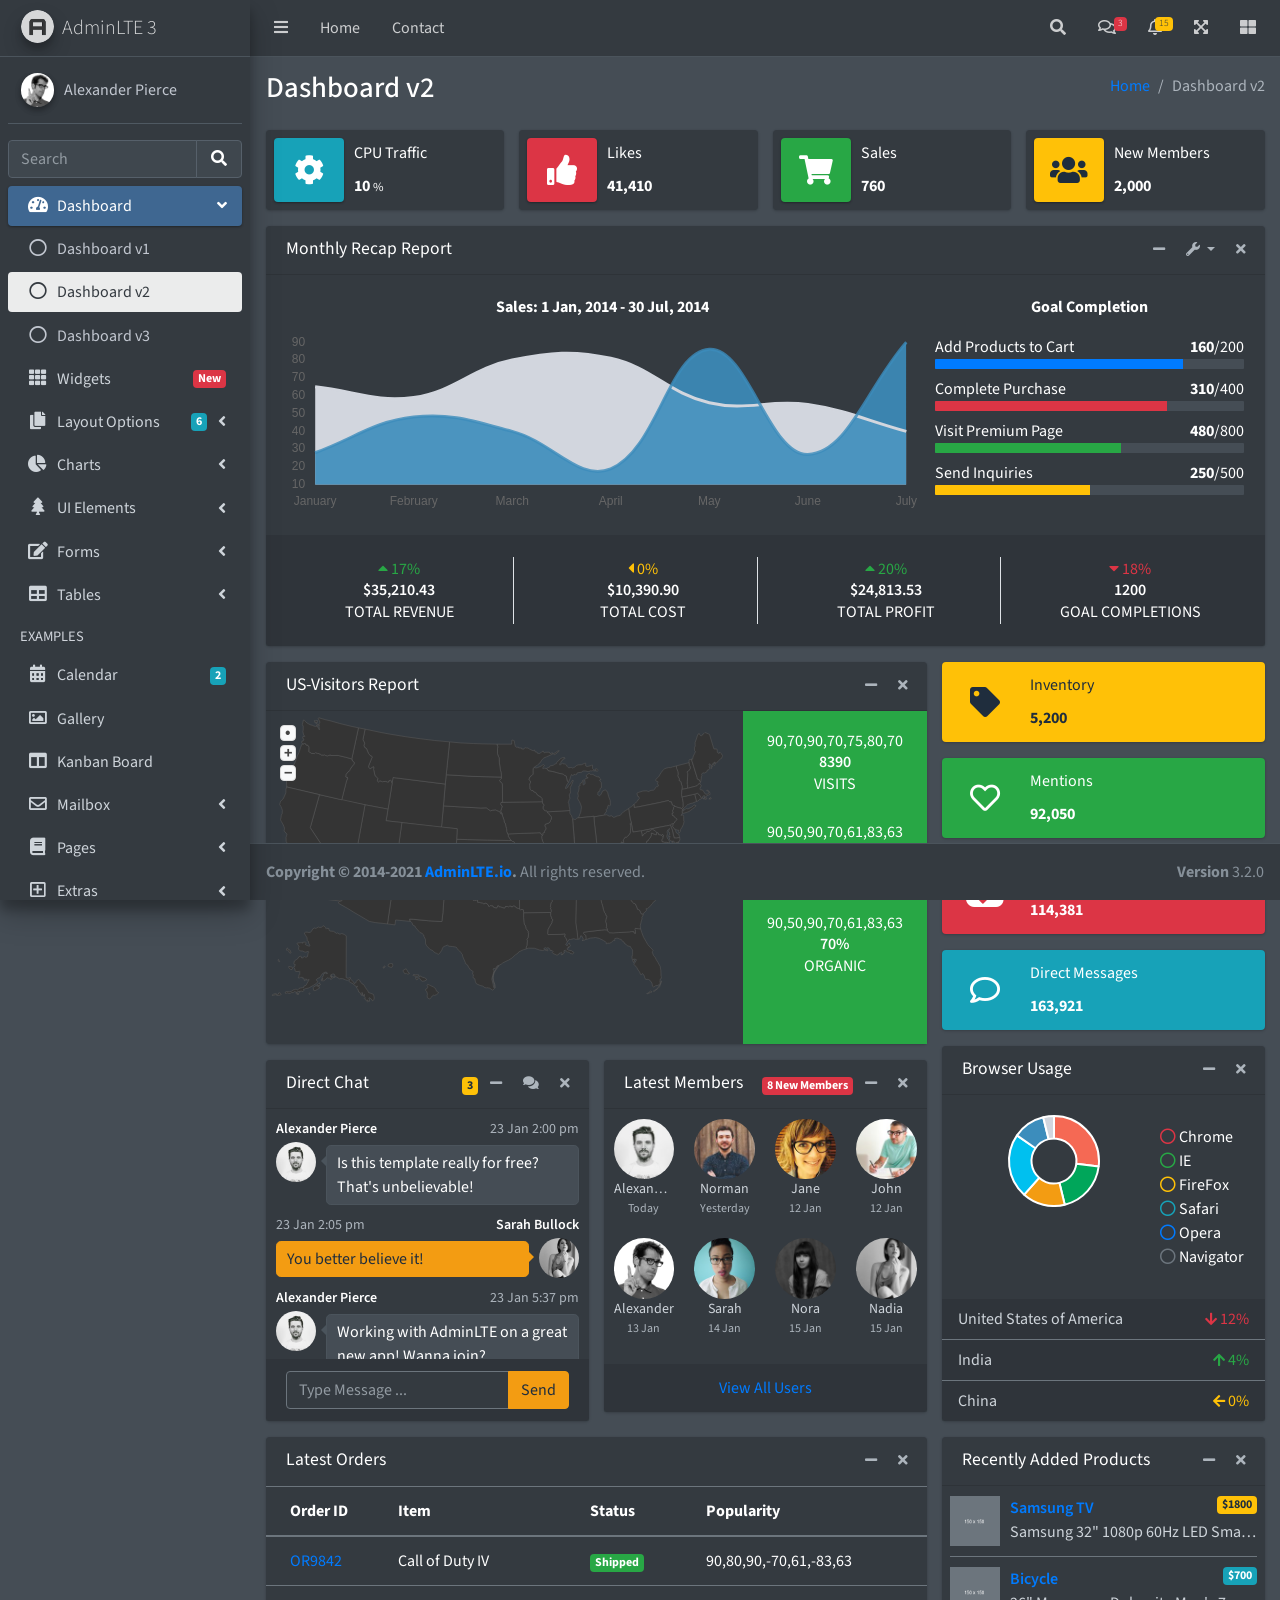
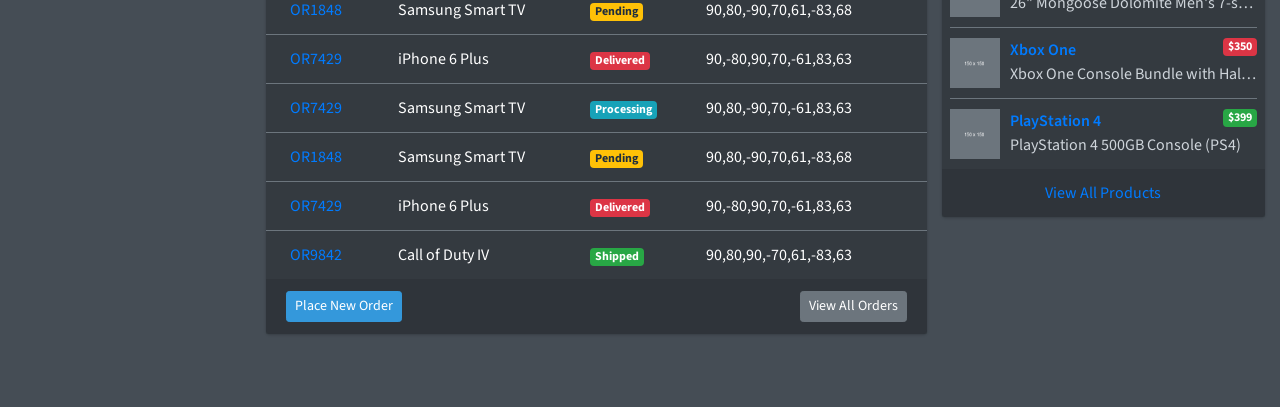
<file: myadmin/index2.html>
<!DOCTYPE html>
<html lang="en">
<head>
  <meta charset="utf-8">
  <meta name="viewport" content="width=device-width, initial-scale=1">
  <title>AdminLTE 3 | Dashboard 2</title>

  <!-- Google Font: Source Sans Pro -->
  <link rel="stylesheet" href="https://fonts.googleapis.com/css?family=Source+Sans+Pro:300,400,400i,700&display=fallback">
  <!-- Font Awesome Icons -->
  <link rel="stylesheet" href="plugins/fontawesome-free/css/all.min.css">
  <!-- overlayScrollbars -->
  <link rel="stylesheet" href="plugins/overlayScrollbars/css/OverlayScrollbars.min.css">
  <!-- Theme style -->
  <link rel="stylesheet" href="dist/css/adminlte.min.css">
</head>
<body class="hold-transition dark-mode sidebar-mini layout-fixed layout-navbar-fixed layout-footer-fixed">
<div class="wrapper">

  <!-- Preloader -->
  <div class="preloader flex-column justify-content-center align-items-center">
    <img class="animation__wobble" src="dist/img/AdminLTELogo.png" alt="AdminLTELogo" height="60" width="60">
  </div>

  <!-- Navbar -->
  <nav class="main-header navbar navbar-expand navbar-dark">
    <!-- Left navbar links -->
    <ul class="navbar-nav">
      <li class="nav-item">
        <a class="nav-link" data-widget="pushmenu" href="#" role="button"><i class="fas fa-bars"></i></a>
      </li>
      <li class="nav-item d-none d-sm-inline-block">
        <a href="index3.html" class="nav-link">Home</a>
      </li>
      <li class="nav-item d-none d-sm-inline-block">
        <a href="#" class="nav-link">Contact</a>
      </li>
    </ul>

    <!-- Right navbar links -->
    <ul class="navbar-nav ml-auto">
      <!-- Navbar Search -->
      <li class="nav-item">
        <a class="nav-link" data-widget="navbar-search" href="#" role="button">
          <i class="fas fa-search"></i>
        </a>
        <div class="navbar-search-block">
          <form class="form-inline">
            <div class="input-group input-group-sm">
              <input class="form-control form-control-navbar" type="search" placeholder="Search" aria-label="Search">
              <div class="input-group-append">
                <button class="btn btn-navbar" type="submit">
                  <i class="fas fa-search"></i>
                </button>
                <button class="btn btn-navbar" type="button" data-widget="navbar-search">
                  <i class="fas fa-times"></i>
                </button>
              </div>
            </div>
          </form>
        </div>
      </li>

      <!-- Messages Dropdown Menu -->
      <li class="nav-item dropdown">
        <a class="nav-link" data-toggle="dropdown" href="#">
          <i class="far fa-comments"></i>
          <span class="badge badge-danger navbar-badge">3</span>
        </a>
        <div class="dropdown-menu dropdown-menu-lg dropdown-menu-right">
          <a href="#" class="dropdown-item">
            <!-- Message Start -->
            <div class="media">
              <img src="dist/img/user1-128x128.jpg" alt="User Avatar" class="img-size-50 mr-3 img-circle">
              <div class="media-body">
                <h3 class="dropdown-item-title">
                  Brad Diesel
                  <span class="float-right text-sm text-danger"><i class="fas fa-star"></i></span>
                </h3>
                <p class="text-sm">Call me whenever you can...</p>
                <p class="text-sm text-muted"><i class="far fa-clock mr-1"></i> 4 Hours Ago</p>
              </div>
            </div>
            <!-- Message End -->
          </a>
          <div class="dropdown-divider"></div>
          <a href="#" class="dropdown-item">
            <!-- Message Start -->
            <div class="media">
              <img src="dist/img/user8-128x128.jpg" alt="User Avatar" class="img-size-50 img-circle mr-3">
              <div class="media-body">
                <h3 class="dropdown-item-title">
                  John Pierce
                  <span class="float-right text-sm text-muted"><i class="fas fa-star"></i></span>
                </h3>
                <p class="text-sm">I got your message bro</p>
                <p class="text-sm text-muted"><i class="far fa-clock mr-1"></i> 4 Hours Ago</p>
              </div>
            </div>
            <!-- Message End -->
          </a>
          <div class="dropdown-divider"></div>
          <a href="#" class="dropdown-item">
            <!-- Message Start -->
            <div class="media">
              <img src="dist/img/user3-128x128.jpg" alt="User Avatar" class="img-size-50 img-circle mr-3">
              <div class="media-body">
                <h3 class="dropdown-item-title">
                  Nora Silvester
                  <span class="float-right text-sm text-warning"><i class="fas fa-star"></i></span>
                </h3>
                <p class="text-sm">The subject goes here</p>
                <p class="text-sm text-muted"><i class="far fa-clock mr-1"></i> 4 Hours Ago</p>
              </div>
            </div>
            <!-- Message End -->
          </a>
          <div class="dropdown-divider"></div>
          <a href="#" class="dropdown-item dropdown-footer">See All Messages</a>
        </div>
      </li>
      <!-- Notifications Dropdown Menu -->
      <li class="nav-item dropdown">
        <a class="nav-link" data-toggle="dropdown" href="#">
          <i class="far fa-bell"></i>
          <span class="badge badge-warning navbar-badge">15</span>
        </a>
        <div class="dropdown-menu dropdown-menu-lg dropdown-menu-right">
          <span class="dropdown-item dropdown-header">15 Notifications</span>
          <div class="dropdown-divider"></div>
          <a href="#" class="dropdown-item">
            <i class="fas fa-envelope mr-2"></i> 4 new messages
            <span class="float-right text-muted text-sm">3 mins</span>
          </a>
          <div class="dropdown-divider"></div>
          <a href="#" class="dropdown-item">
            <i class="fas fa-users mr-2"></i> 8 friend requests
            <span class="float-right text-muted text-sm">12 hours</span>
          </a>
          <div class="dropdown-divider"></div>
          <a href="#" class="dropdown-item">
            <i class="fas fa-file mr-2"></i> 3 new reports
            <span class="float-right text-muted text-sm">2 days</span>
          </a>
          <div class="dropdown-divider"></div>
          <a href="#" class="dropdown-item dropdown-footer">See All Notifications</a>
        </div>
      </li>
      <li class="nav-item">
        <a class="nav-link" data-widget="fullscreen" href="#" role="button">
          <i class="fas fa-expand-arrows-alt"></i>
        </a>
      </li>
      <li class="nav-item">
        <a class="nav-link" data-widget="control-sidebar" data-slide="true" href="#" role="button">
          <i class="fas fa-th-large"></i>
        </a>
      </li>
    </ul>
  </nav>
  <!-- /.navbar -->

  <!-- Main Sidebar Container -->
  <aside class="main-sidebar sidebar-dark-primary elevation-4">
    <!-- Brand Logo -->
    <a href="index3.html" class="brand-link">
      <img src="dist/img/AdminLTELogo.png" alt="AdminLTE Logo" class="brand-image img-circle elevation-3" style="opacity: .8">
      <span class="brand-text font-weight-light">AdminLTE 3</span>
    </a>

    <!-- Sidebar -->
    <div class="sidebar">
      <!-- Sidebar user panel (optional) -->
      <div class="user-panel mt-3 pb-3 mb-3 d-flex">
        <div class="image">
          <img src="dist/img/user2-160x160.jpg" class="img-circle elevation-2" alt="User Image">
        </div>
        <div class="info">
          <a href="#" class="d-block">Alexander Pierce</a>
        </div>
      </div>

      <!-- SidebarSearch Form -->
      <div class="form-inline">
        <div class="input-group" data-widget="sidebar-search">
          <input class="form-control form-control-sidebar" type="search" placeholder="Search" aria-label="Search">
          <div class="input-group-append">
            <button class="btn btn-sidebar">
              <i class="fas fa-search fa-fw"></i>
            </button>
          </div>
        </div>
      </div>

      <!-- Sidebar Menu -->
      <nav class="mt-2">
        <ul class="nav nav-pills nav-sidebar flex-column" data-widget="treeview" role="menu" data-accordion="false">
          <!-- Add icons to the links using the .nav-icon class
               with font-awesome or any other icon font library -->
          <li class="nav-item menu-open">
            <a href="#" class="nav-link active">
              <i class="nav-icon fas fa-tachometer-alt"></i>
              <p>
                Dashboard
                <i class="right fas fa-angle-left"></i>
              </p>
            </a>
            <ul class="nav nav-treeview">
              <li class="nav-item">
                <a href="./index.html" class="nav-link">
                  <i class="far fa-circle nav-icon"></i>
                  <p>Dashboard v1</p>
                </a>
              </li>
              <li class="nav-item">
                <a href="./index2.html" class="nav-link active">
                  <i class="far fa-circle nav-icon"></i>
                  <p>Dashboard v2</p>
                </a>
              </li>
              <li class="nav-item">
                <a href="./index3.html" class="nav-link">
                  <i class="far fa-circle nav-icon"></i>
                  <p>Dashboard v3</p>
                </a>
              </li>
            </ul>
          </li>
          <li class="nav-item">
            <a href="pages/widgets.html" class="nav-link">
              <i class="nav-icon fas fa-th"></i>
              <p>
                Widgets
                <span class="right badge badge-danger">New</span>
              </p>
            </a>
          </li>
          <li class="nav-item">
            <a href="#" class="nav-link">
              <i class="nav-icon fas fa-copy"></i>
              <p>
                Layout Options
                <i class="fas fa-angle-left right"></i>
                <span class="badge badge-info right">6</span>
              </p>
            </a>
            <ul class="nav nav-treeview">
              <li class="nav-item">
                <a href="pages/layout/top-nav.html" class="nav-link">
                  <i class="far fa-circle nav-icon"></i>
                  <p>Top Navigation</p>
                </a>
              </li>
              <li class="nav-item">
                <a href="pages/layout/top-nav-sidebar.html" class="nav-link">
                  <i class="far fa-circle nav-icon"></i>
                  <p>Top Navigation + Sidebar</p>
                </a>
              </li>
              <li class="nav-item">
                <a href="pages/layout/boxed.html" class="nav-link">
                  <i class="far fa-circle nav-icon"></i>
                  <p>Boxed</p>
                </a>
              </li>
              <li class="nav-item">
                <a href="pages/layout/fixed-sidebar.html" class="nav-link">
                  <i class="far fa-circle nav-icon"></i>
                  <p>Fixed Sidebar</p>
                </a>
              </li>
              <li class="nav-item">
                <a href="pages/layout/fixed-sidebar-custom.html" class="nav-link">
                  <i class="far fa-circle nav-icon"></i>
                  <p>Fixed Sidebar <small>+ Custom Area</small></p>
                </a>
              </li>
              <li class="nav-item">
                <a href="pages/layout/fixed-topnav.html" class="nav-link">
                  <i class="far fa-circle nav-icon"></i>
                  <p>Fixed Navbar</p>
                </a>
              </li>
              <li class="nav-item">
                <a href="pages/layout/fixed-footer.html" class="nav-link">
                  <i class="far fa-circle nav-icon"></i>
                  <p>Fixed Footer</p>
                </a>
              </li>
              <li class="nav-item">
                <a href="pages/layout/collapsed-sidebar.html" class="nav-link">
                  <i class="far fa-circle nav-icon"></i>
                  <p>Collapsed Sidebar</p>
                </a>
              </li>
            </ul>
          </li>
          <li class="nav-item">
            <a href="#" class="nav-link">
              <i class="nav-icon fas fa-chart-pie"></i>
              <p>
                Charts
                <i class="right fas fa-angle-left"></i>
              </p>
            </a>
            <ul class="nav nav-treeview">
              <li class="nav-item">
                <a href="pages/charts/chartjs.html" class="nav-link">
                  <i class="far fa-circle nav-icon"></i>
                  <p>ChartJS</p>
                </a>
              </li>
              <li class="nav-item">
                <a href="pages/charts/flot.html" class="nav-link">
                  <i class="far fa-circle nav-icon"></i>
                  <p>Flot</p>
                </a>
              </li>
              <li class="nav-item">
                <a href="pages/charts/inline.html" class="nav-link">
                  <i class="far fa-circle nav-icon"></i>
                  <p>Inline</p>
                </a>
              </li>
              <li class="nav-item">
                <a href="pages/charts/uplot.html" class="nav-link">
                  <i class="far fa-circle nav-icon"></i>
                  <p>uPlot</p>
                </a>
              </li>
            </ul>
          </li>
          <li class="nav-item">
            <a href="#" class="nav-link">
              <i class="nav-icon fas fa-tree"></i>
              <p>
                UI Elements
                <i class="fas fa-angle-left right"></i>
              </p>
            </a>
            <ul class="nav nav-treeview">
              <li class="nav-item">
                <a href="pages/UI/general.html" class="nav-link">
                  <i class="far fa-circle nav-icon"></i>
                  <p>General</p>
                </a>
              </li>
              <li class="nav-item">
                <a href="pages/UI/icons.html" class="nav-link">
                  <i class="far fa-circle nav-icon"></i>
                  <p>Icons</p>
                </a>
              </li>
              <li class="nav-item">
                <a href="pages/UI/buttons.html" class="nav-link">
                  <i class="far fa-circle nav-icon"></i>
                  <p>Buttons</p>
                </a>
              </li>
              <li class="nav-item">
                <a href="pages/UI/sliders.html" class="nav-link">
                  <i class="far fa-circle nav-icon"></i>
                  <p>Sliders</p>
                </a>
              </li>
              <li class="nav-item">
                <a href="pages/UI/modals.html" class="nav-link">
                  <i class="far fa-circle nav-icon"></i>
                  <p>Modals & Alerts</p>
                </a>
              </li>
              <li class="nav-item">
                <a href="pages/UI/navbar.html" class="nav-link">
                  <i class="far fa-circle nav-icon"></i>
                  <p>Navbar & Tabs</p>
                </a>
              </li>
              <li class="nav-item">
                <a href="pages/UI/timeline.html" class="nav-link">
                  <i class="far fa-circle nav-icon"></i>
                  <p>Timeline</p>
                </a>
              </li>
              <li class="nav-item">
                <a href="pages/UI/ribbons.html" class="nav-link">
                  <i class="far fa-circle nav-icon"></i>
                  <p>Ribbons</p>
                </a>
              </li>
            </ul>
          </li>
          <li class="nav-item">
            <a href="#" class="nav-link">
              <i class="nav-icon fas fa-edit"></i>
              <p>
                Forms
                <i class="fas fa-angle-left right"></i>
              </p>
            </a>
            <ul class="nav nav-treeview">
              <li class="nav-item">
                <a href="pages/forms/general.html" class="nav-link">
                  <i class="far fa-circle nav-icon"></i>
                  <p>General Elements</p>
                </a>
              </li>
              <li class="nav-item">
                <a href="pages/forms/advanced.html" class="nav-link">
                  <i class="far fa-circle nav-icon"></i>
                  <p>Advanced Elements</p>
                </a>
              </li>
              <li class="nav-item">
                <a href="pages/forms/editors.html" class="nav-link">
                  <i class="far fa-circle nav-icon"></i>
                  <p>Editors</p>
                </a>
              </li>
              <li class="nav-item">
                <a href="pages/forms/validation.html" class="nav-link">
                  <i class="far fa-circle nav-icon"></i>
                  <p>Validation</p>
                </a>
              </li>
            </ul>
          </li>
          <li class="nav-item">
            <a href="#" class="nav-link">
              <i class="nav-icon fas fa-table"></i>
              <p>
                Tables
                <i class="fas fa-angle-left right"></i>
              </p>
            </a>
            <ul class="nav nav-treeview">
              <li class="nav-item">
                <a href="pages/tables/simple.html" class="nav-link">
                  <i class="far fa-circle nav-icon"></i>
                  <p>Simple Tables</p>
                </a>
              </li>
              <li class="nav-item">
                <a href="pages/tables/data.html" class="nav-link">
                  <i class="far fa-circle nav-icon"></i>
                  <p>DataTables</p>
                </a>
              </li>
              <li class="nav-item">
                <a href="pages/tables/jsgrid.html" class="nav-link">
                  <i class="far fa-circle nav-icon"></i>
                  <p>jsGrid</p>
                </a>
              </li>
            </ul>
          </li>
          <li class="nav-header">EXAMPLES</li>
          <li class="nav-item">
            <a href="pages/calendar.html" class="nav-link">
              <i class="nav-icon fas fa-calendar-alt"></i>
              <p>
                Calendar
                <span class="badge badge-info right">2</span>
              </p>
            </a>
          </li>
          <li class="nav-item">
            <a href="pages/gallery.html" class="nav-link">
              <i class="nav-icon far fa-image"></i>
              <p>
                Gallery
              </p>
            </a>
          </li>
          <li class="nav-item">
            <a href="pages/kanban.html" class="nav-link">
              <i class="nav-icon fas fa-columns"></i>
              <p>
                Kanban Board
              </p>
            </a>
          </li>
          <li class="nav-item">
            <a href="#" class="nav-link">
              <i class="nav-icon far fa-envelope"></i>
              <p>
                Mailbox
                <i class="fas fa-angle-left right"></i>
              </p>
            </a>
            <ul class="nav nav-treeview">
              <li class="nav-item">
                <a href="pages/mailbox/mailbox.html" class="nav-link">
                  <i class="far fa-circle nav-icon"></i>
                  <p>Inbox</p>
                </a>
              </li>
              <li class="nav-item">
                <a href="pages/mailbox/compose.html" class="nav-link">
                  <i class="far fa-circle nav-icon"></i>
                  <p>Compose</p>
                </a>
              </li>
              <li class="nav-item">
                <a href="pages/mailbox/read-mail.html" class="nav-link">
                  <i class="far fa-circle nav-icon"></i>
                  <p>Read</p>
                </a>
              </li>
            </ul>
          </li>
          <li class="nav-item">
            <a href="#" class="nav-link">
              <i class="nav-icon fas fa-book"></i>
              <p>
                Pages
                <i class="fas fa-angle-left right"></i>
              </p>
            </a>
            <ul class="nav nav-treeview">
              <li class="nav-item">
                <a href="pages/examples/invoice.html" class="nav-link">
                  <i class="far fa-circle nav-icon"></i>
                  <p>Invoice</p>
                </a>
              </li>
              <li class="nav-item">
                <a href="pages/examples/profile.html" class="nav-link">
                  <i class="far fa-circle nav-icon"></i>
                  <p>Profile</p>
                </a>
              </li>
              <li class="nav-item">
                <a href="pages/examples/e-commerce.html" class="nav-link">
                  <i class="far fa-circle nav-icon"></i>
                  <p>E-commerce</p>
                </a>
              </li>
              <li class="nav-item">
                <a href="pages/examples/projects.html" class="nav-link">
                  <i class="far fa-circle nav-icon"></i>
                  <p>Projects</p>
                </a>
              </li>
              <li class="nav-item">
                <a href="pages/examples/project-add.html" class="nav-link">
                  <i class="far fa-circle nav-icon"></i>
                  <p>Project Add</p>
                </a>
              </li>
              <li class="nav-item">
                <a href="pages/examples/project-edit.html" class="nav-link">
                  <i class="far fa-circle nav-icon"></i>
                  <p>Project Edit</p>
                </a>
              </li>
              <li class="nav-item">
                <a href="pages/examples/project-detail.html" class="nav-link">
                  <i class="far fa-circle nav-icon"></i>
                  <p>Project Detail</p>
                </a>
              </li>
              <li class="nav-item">
                <a href="pages/examples/contacts.html" class="nav-link">
                  <i class="far fa-circle nav-icon"></i>
                  <p>Contacts</p>
                </a>
              </li>
              <li class="nav-item">
                <a href="pages/examples/faq.html" class="nav-link">
                  <i class="far fa-circle nav-icon"></i>
                  <p>FAQ</p>
                </a>
              </li>
              <li class="nav-item">
                <a href="pages/examples/contact-us.html" class="nav-link">
                  <i class="far fa-circle nav-icon"></i>
                  <p>Contact us</p>
                </a>
              </li>
            </ul>
          </li>
          <li class="nav-item">
            <a href="#" class="nav-link">
              <i class="nav-icon far fa-plus-square"></i>
              <p>
                Extras
                <i class="fas fa-angle-left right"></i>
              </p>
            </a>
            <ul class="nav nav-treeview">
              <li class="nav-item">
                <a href="#" class="nav-link">
                  <i class="far fa-circle nav-icon"></i>
                  <p>
                    Login & Register v1
                    <i class="fas fa-angle-left right"></i>
                  </p>
                </a>
                <ul class="nav nav-treeview">
                  <li class="nav-item">
                    <a href="pages/examples/login.html" class="nav-link">
                      <i class="far fa-circle nav-icon"></i>
                      <p>Login v1</p>
                    </a>
                  </li>
                  <li class="nav-item">
                    <a href="pages/examples/register.html" class="nav-link">
                      <i class="far fa-circle nav-icon"></i>
                      <p>Register v1</p>
                    </a>
                  </li>
                  <li class="nav-item">
                    <a href="pages/examples/forgot-password.html" class="nav-link">
                      <i class="far fa-circle nav-icon"></i>
                      <p>Forgot Password v1</p>
                    </a>
                  </li>
                  <li class="nav-item">
                    <a href="pages/examples/recover-password.html" class="nav-link">
                      <i class="far fa-circle nav-icon"></i>
                      <p>Recover Password v1</p>
                    </a>
                  </li>
                </ul>
              </li>
              <li class="nav-item">
                <a href="#" class="nav-link">
                  <i class="far fa-circle nav-icon"></i>
                  <p>
                    Login & Register v2
                    <i class="fas fa-angle-left right"></i>
                  </p>
                </a>
                <ul class="nav nav-treeview">
                  <li class="nav-item">
                    <a href="pages/examples/login-v2.html" class="nav-link">
                      <i class="far fa-circle nav-icon"></i>
                      <p>Login v2</p>
                    </a>
                  </li>
                  <li class="nav-item">
                    <a href="pages/examples/register-v2.html" class="nav-link">
                      <i class="far fa-circle nav-icon"></i>
                      <p>Register v2</p>
                    </a>
                  </li>
                  <li class="nav-item">
                    <a href="pages/examples/forgot-password-v2.html" class="nav-link">
                      <i class="far fa-circle nav-icon"></i>
                      <p>Forgot Password v2</p>
                    </a>
                  </li>
                  <li class="nav-item">
                    <a href="pages/examples/recover-password-v2.html" class="nav-link">
                      <i class="far fa-circle nav-icon"></i>
                      <p>Recover Password v2</p>
                    </a>
                  </li>
                </ul>
              </li>
              <li class="nav-item">
                <a href="pages/examples/lockscreen.html" class="nav-link">
                  <i class="far fa-circle nav-icon"></i>
                  <p>Lockscreen</p>
                </a>
              </li>
              <li class="nav-item">
                <a href="pages/examples/legacy-user-menu.html" class="nav-link">
                  <i class="far fa-circle nav-icon"></i>
                  <p>Legacy User Menu</p>
                </a>
              </li>
              <li class="nav-item">
                <a href="pages/examples/language-menu.html" class="nav-link">
                  <i class="far fa-circle nav-icon"></i>
                  <p>Language Menu</p>
                </a>
              </li>
              <li class="nav-item">
                <a href="pages/examples/404.html" class="nav-link">
                  <i class="far fa-circle nav-icon"></i>
                  <p>Error 404</p>
                </a>
              </li>
              <li class="nav-item">
                <a href="pages/examples/500.html" class="nav-link">
                  <i class="far fa-circle nav-icon"></i>
                  <p>Error 500</p>
                </a>
              </li>
              <li class="nav-item">
                <a href="pages/examples/pace.html" class="nav-link">
                  <i class="far fa-circle nav-icon"></i>
                  <p>Pace</p>
                </a>
              </li>
              <li class="nav-item">
                <a href="pages/examples/blank.html" class="nav-link">
                  <i class="far fa-circle nav-icon"></i>
                  <p>Blank Page</p>
                </a>
              </li>
              <li class="nav-item">
                <a href="starter.html" class="nav-link">
                  <i class="far fa-circle nav-icon"></i>
                  <p>Starter Page</p>
                </a>
              </li>
            </ul>
          </li>
          <li class="nav-item">
            <a href="#" class="nav-link">
              <i class="nav-icon fas fa-search"></i>
              <p>
                Search
                <i class="fas fa-angle-left right"></i>
              </p>
            </a>
            <ul class="nav nav-treeview">
              <li class="nav-item">
                <a href="pages/search/simple.html" class="nav-link">
                  <i class="far fa-circle nav-icon"></i>
                  <p>Simple Search</p>
                </a>
              </li>
              <li class="nav-item">
                <a href="pages/search/enhanced.html" class="nav-link">
                  <i class="far fa-circle nav-icon"></i>
                  <p>Enhanced</p>
                </a>
              </li>
            </ul>
          </li>
          <li class="nav-header">MISCELLANEOUS</li>
          <li class="nav-item">
            <a href="iframe.html" class="nav-link">
              <i class="nav-icon fas fa-ellipsis-h"></i>
              <p>Tabbed IFrame Plugin</p>
            </a>
          </li>
          <li class="nav-item">
            <a href="https://adminlte.io/docs/3.1/" class="nav-link">
              <i class="nav-icon fas fa-file"></i>
              <p>Documentation</p>
            </a>
          </li>
          <li class="nav-header">MULTI LEVEL EXAMPLE</li>
          <li class="nav-item">
            <a href="#" class="nav-link">
              <i class="fas fa-circle nav-icon"></i>
              <p>Level 1</p>
            </a>
          </li>
          <li class="nav-item">
            <a href="#" class="nav-link">
              <i class="nav-icon fas fa-circle"></i>
              <p>
                Level 1
                <i class="right fas fa-angle-left"></i>
              </p>
            </a>
            <ul class="nav nav-treeview">
              <li class="nav-item">
                <a href="#" class="nav-link">
                  <i class="far fa-circle nav-icon"></i>
                  <p>Level 2</p>
                </a>
              </li>
              <li class="nav-item">
                <a href="#" class="nav-link">
                  <i class="far fa-circle nav-icon"></i>
                  <p>
                    Level 2
                    <i class="right fas fa-angle-left"></i>
                  </p>
                </a>
                <ul class="nav nav-treeview">
                  <li class="nav-item">
                    <a href="#" class="nav-link">
                      <i class="far fa-dot-circle nav-icon"></i>
                      <p>Level 3</p>
                    </a>
                  </li>
                  <li class="nav-item">
                    <a href="#" class="nav-link">
                      <i class="far fa-dot-circle nav-icon"></i>
                      <p>Level 3</p>
                    </a>
                  </li>
                  <li class="nav-item">
                    <a href="#" class="nav-link">
                      <i class="far fa-dot-circle nav-icon"></i>
                      <p>Level 3</p>
                    </a>
                  </li>
                </ul>
              </li>
              <li class="nav-item">
                <a href="#" class="nav-link">
                  <i class="far fa-circle nav-icon"></i>
                  <p>Level 2</p>
                </a>
              </li>
            </ul>
          </li>
          <li class="nav-item">
            <a href="#" class="nav-link">
              <i class="fas fa-circle nav-icon"></i>
              <p>Level 1</p>
            </a>
          </li>
          <li class="nav-header">LABELS</li>
          <li class="nav-item">
            <a href="#" class="nav-link">
              <i class="nav-icon far fa-circle text-danger"></i>
              <p class="text">Important</p>
            </a>
          </li>
          <li class="nav-item">
            <a href="#" class="nav-link">
              <i class="nav-icon far fa-circle text-warning"></i>
              <p>Warning</p>
            </a>
          </li>
          <li class="nav-item">
            <a href="#" class="nav-link">
              <i class="nav-icon far fa-circle text-info"></i>
              <p>Informational</p>
            </a>
          </li>
        </ul>
      </nav>
      <!-- /.sidebar-menu -->
    </div>
    <!-- /.sidebar -->
  </aside>

  <!-- Content Wrapper. Contains page content -->
  <div class="content-wrapper">
    <!-- Content Header (Page header) -->
    <div class="content-header">
      <div class="container-fluid">
        <div class="row mb-2">
          <div class="col-sm-6">
            <h1 class="m-0">Dashboard v2</h1>
          </div><!-- /.col -->
          <div class="col-sm-6">
            <ol class="breadcrumb float-sm-right">
              <li class="breadcrumb-item"><a href="#">Home</a></li>
              <li class="breadcrumb-item active">Dashboard v2</li>
            </ol>
          </div><!-- /.col -->
        </div><!-- /.row -->
      </div><!-- /.container-fluid -->
    </div>
    <!-- /.content-header -->

    <!-- Main content -->
    <section class="content">
      <div class="container-fluid">
        <!-- Info boxes -->
        <div class="row">
          <div class="col-12 col-sm-6 col-md-3">
            <div class="info-box">
              <span class="info-box-icon bg-info elevation-1"><i class="fas fa-cog"></i></span>

              <div class="info-box-content">
                <span class="info-box-text">CPU Traffic</span>
                <span class="info-box-number">
                  10
                  <small>%</small>
                </span>
              </div>
              <!-- /.info-box-content -->
            </div>
            <!-- /.info-box -->
          </div>
          <!-- /.col -->
          <div class="col-12 col-sm-6 col-md-3">
            <div class="info-box mb-3">
              <span class="info-box-icon bg-danger elevation-1"><i class="fas fa-thumbs-up"></i></span>

              <div class="info-box-content">
                <span class="info-box-text">Likes</span>
                <span class="info-box-number">41,410</span>
              </div>
              <!-- /.info-box-content -->
            </div>
            <!-- /.info-box -->
          </div>
          <!-- /.col -->

          <!-- fix for small devices only -->
          <div class="clearfix hidden-md-up"></div>

          <div class="col-12 col-sm-6 col-md-3">
            <div class="info-box mb-3">
              <span class="info-box-icon bg-success elevation-1"><i class="fas fa-shopping-cart"></i></span>

              <div class="info-box-content">
                <span class="info-box-text">Sales</span>
                <span class="info-box-number">760</span>
              </div>
              <!-- /.info-box-content -->
            </div>
            <!-- /.info-box -->
          </div>
          <!-- /.col -->
          <div class="col-12 col-sm-6 col-md-3">
            <div class="info-box mb-3">
              <span class="info-box-icon bg-warning elevation-1"><i class="fas fa-users"></i></span>

              <div class="info-box-content">
                <span class="info-box-text">New Members</span>
                <span class="info-box-number">2,000</span>
              </div>
              <!-- /.info-box-content -->
            </div>
            <!-- /.info-box -->
          </div>
          <!-- /.col -->
        </div>
        <!-- /.row -->

        <div class="row">
          <div class="col-md-12">
            <div class="card">
              <div class="card-header">
                <h5 class="card-title">Monthly Recap Report</h5>

                <div class="card-tools">
                  <button type="button" class="btn btn-tool" data-card-widget="collapse">
                    <i class="fas fa-minus"></i>
                  </button>
                  <div class="btn-group">
                    <button type="button" class="btn btn-tool dropdown-toggle" data-toggle="dropdown">
                      <i class="fas fa-wrench"></i>
                    </button>
                    <div class="dropdown-menu dropdown-menu-right" role="menu">
                      <a href="#" class="dropdown-item">Action</a>
                      <a href="#" class="dropdown-item">Another action</a>
                      <a href="#" class="dropdown-item">Something else here</a>
                      <a class="dropdown-divider"></a>
                      <a href="#" class="dropdown-item">Separated link</a>
                    </div>
                  </div>
                  <button type="button" class="btn btn-tool" data-card-widget="remove">
                    <i class="fas fa-times"></i>
                  </button>
                </div>
              </div>
              <!-- /.card-header -->
              <div class="card-body">
                <div class="row">
                  <div class="col-md-8">
                    <p class="text-center">
                      <strong>Sales: 1 Jan, 2014 - 30 Jul, 2014</strong>
                    </p>

                    <div class="chart">
                      <!-- Sales Chart Canvas -->
                      <canvas id="salesChart" height="180" style="height: 180px;"></canvas>
                    </div>
                    <!-- /.chart-responsive -->
                  </div>
                  <!-- /.col -->
                  <div class="col-md-4">
                    <p class="text-center">
                      <strong>Goal Completion</strong>
                    </p>

                    <div class="progress-group">
                      Add Products to Cart
                      <span class="float-right"><b>160</b>/200</span>
                      <div class="progress progress-sm">
                        <div class="progress-bar bg-primary" style="width: 80%"></div>
                      </div>
                    </div>
                    <!-- /.progress-group -->

                    <div class="progress-group">
                      Complete Purchase
                      <span class="float-right"><b>310</b>/400</span>
                      <div class="progress progress-sm">
                        <div class="progress-bar bg-danger" style="width: 75%"></div>
                      </div>
                    </div>

                    <!-- /.progress-group -->
                    <div class="progress-group">
                      <span class="progress-text">Visit Premium Page</span>
                      <span class="float-right"><b>480</b>/800</span>
                      <div class="progress progress-sm">
                        <div class="progress-bar bg-success" style="width: 60%"></div>
                      </div>
                    </div>

                    <!-- /.progress-group -->
                    <div class="progress-group">
                      Send Inquiries
                      <span class="float-right"><b>250</b>/500</span>
                      <div class="progress progress-sm">
                        <div class="progress-bar bg-warning" style="width: 50%"></div>
                      </div>
                    </div>
                    <!-- /.progress-group -->
                  </div>
                  <!-- /.col -->
                </div>
                <!-- /.row -->
              </div>
              <!-- ./card-body -->
              <div class="card-footer">
                <div class="row">
                  <div class="col-sm-3 col-6">
                    <div class="description-block border-right">
                      <span class="description-percentage text-success"><i class="fas fa-caret-up"></i> 17%</span>
                      <h5 class="description-header">$35,210.43</h5>
                      <span class="description-text">TOTAL REVENUE</span>
                    </div>
                    <!-- /.description-block -->
                  </div>
                  <!-- /.col -->
                  <div class="col-sm-3 col-6">
                    <div class="description-block border-right">
                      <span class="description-percentage text-warning"><i class="fas fa-caret-left"></i> 0%</span>
                      <h5 class="description-header">$10,390.90</h5>
                      <span class="description-text">TOTAL COST</span>
                    </div>
                    <!-- /.description-block -->
                  </div>
                  <!-- /.col -->
                  <div class="col-sm-3 col-6">
                    <div class="description-block border-right">
                      <span class="description-percentage text-success"><i class="fas fa-caret-up"></i> 20%</span>
                      <h5 class="description-header">$24,813.53</h5>
                      <span class="description-text">TOTAL PROFIT</span>
                    </div>
                    <!-- /.description-block -->
                  </div>
                  <!-- /.col -->
                  <div class="col-sm-3 col-6">
                    <div class="description-block">
                      <span class="description-percentage text-danger"><i class="fas fa-caret-down"></i> 18%</span>
                      <h5 class="description-header">1200</h5>
                      <span class="description-text">GOAL COMPLETIONS</span>
                    </div>
                    <!-- /.description-block -->
                  </div>
                </div>
                <!-- /.row -->
              </div>
              <!-- /.card-footer -->
            </div>
            <!-- /.card -->
          </div>
          <!-- /.col -->
        </div>
        <!-- /.row -->

        <!-- Main row -->
        <div class="row">
          <!-- Left col -->
          <div class="col-md-8">
            <!-- MAP & BOX PANE -->
            <div class="card">
              <div class="card-header">
                <h3 class="card-title">US-Visitors Report</h3>

                <div class="card-tools">
                  <button type="button" class="btn btn-tool" data-card-widget="collapse">
                    <i class="fas fa-minus"></i>
                  </button>
                  <button type="button" class="btn btn-tool" data-card-widget="remove">
                    <i class="fas fa-times"></i>
                  </button>
                </div>
              </div>
              <!-- /.card-header -->
              <div class="card-body p-0">
                <div class="d-md-flex">
                  <div class="p-1 flex-fill" style="overflow: hidden">
                    <!-- Map will be created here -->
                    <div id="world-map-markers" style="height: 325px; overflow: hidden">
                      <div class="map"></div>
                    </div>
                  </div>
                  <div class="card-pane-right bg-success pt-2 pb-2 pl-4 pr-4">
                    <div class="description-block mb-4">
                      <div class="sparkbar pad" data-color="#fff">90,70,90,70,75,80,70</div>
                      <h5 class="description-header">8390</h5>
                      <span class="description-text">Visits</span>
                    </div>
                    <!-- /.description-block -->
                    <div class="description-block mb-4">
                      <div class="sparkbar pad" data-color="#fff">90,50,90,70,61,83,63</div>
                      <h5 class="description-header">30%</h5>
                      <span class="description-text">Referrals</span>
                    </div>
                    <!-- /.description-block -->
                    <div class="description-block">
                      <div class="sparkbar pad" data-color="#fff">90,50,90,70,61,83,63</div>
                      <h5 class="description-header">70%</h5>
                      <span class="description-text">Organic</span>
                    </div>
                    <!-- /.description-block -->
                  </div><!-- /.card-pane-right -->
                </div><!-- /.d-md-flex -->
              </div>
              <!-- /.card-body -->
            </div>
            <!-- /.card -->
            <div class="row">
              <div class="col-md-6">
                <!-- DIRECT CHAT -->
                <div class="card direct-chat direct-chat-warning">
                  <div class="card-header">
                    <h3 class="card-title">Direct Chat</h3>

                    <div class="card-tools">
                      <span title="3 New Messages" class="badge badge-warning">3</span>
                      <button type="button" class="btn btn-tool" data-card-widget="collapse">
                        <i class="fas fa-minus"></i>
                      </button>
                      <button type="button" class="btn btn-tool" title="Contacts" data-widget="chat-pane-toggle">
                        <i class="fas fa-comments"></i>
                      </button>
                      <button type="button" class="btn btn-tool" data-card-widget="remove">
                        <i class="fas fa-times"></i>
                      </button>
                    </div>
                  </div>
                  <!-- /.card-header -->
                  <div class="card-body">
                    <!-- Conversations are loaded here -->
                    <div class="direct-chat-messages">
                      <!-- Message. Default to the left -->
                      <div class="direct-chat-msg">
                        <div class="direct-chat-infos clearfix">
                          <span class="direct-chat-name float-left">Alexander Pierce</span>
                          <span class="direct-chat-timestamp float-right">23 Jan 2:00 pm</span>
                        </div>
                        <!-- /.direct-chat-infos -->
                        <img class="direct-chat-img" src="dist/img/user1-128x128.jpg" alt="message user image">
                        <!-- /.direct-chat-img -->
                        <div class="direct-chat-text">
                          Is this template really for free? That's unbelievable!
                        </div>
                        <!-- /.direct-chat-text -->
                      </div>
                      <!-- /.direct-chat-msg -->

                      <!-- Message to the right -->
                      <div class="direct-chat-msg right">
                        <div class="direct-chat-infos clearfix">
                          <span class="direct-chat-name float-right">Sarah Bullock</span>
                          <span class="direct-chat-timestamp float-left">23 Jan 2:05 pm</span>
                        </div>
                        <!-- /.direct-chat-infos -->
                        <img class="direct-chat-img" src="dist/img/user3-128x128.jpg" alt="message user image">
                        <!-- /.direct-chat-img -->
                        <div class="direct-chat-text">
                          You better believe it!
                        </div>
                        <!-- /.direct-chat-text -->
                      </div>
                      <!-- /.direct-chat-msg -->

                      <!-- Message. Default to the left -->
                      <div class="direct-chat-msg">
                        <div class="direct-chat-infos clearfix">
                          <span class="direct-chat-name float-left">Alexander Pierce</span>
                          <span class="direct-chat-timestamp float-right">23 Jan 5:37 pm</span>
                        </div>
                        <!-- /.direct-chat-infos -->
                        <img class="direct-chat-img" src="dist/img/user1-128x128.jpg" alt="message user image">
                        <!-- /.direct-chat-img -->
                        <div class="direct-chat-text">
                          Working with AdminLTE on a great new app! Wanna join?
                        </div>
                        <!-- /.direct-chat-text -->
                      </div>
                      <!-- /.direct-chat-msg -->

                      <!-- Message to the right -->
                      <div class="direct-chat-msg right">
                        <div class="direct-chat-infos clearfix">
                          <span class="direct-chat-name float-right">Sarah Bullock</span>
                          <span class="direct-chat-timestamp float-left">23 Jan 6:10 pm</span>
                        </div>
                        <!-- /.direct-chat-infos -->
                        <img class="direct-chat-img" src="dist/img/user3-128x128.jpg" alt="message user image">
                        <!-- /.direct-chat-img -->
                        <div class="direct-chat-text">
                          I would love to.
                        </div>
                        <!-- /.direct-chat-text -->
                      </div>
                      <!-- /.direct-chat-msg -->

                    </div>
                    <!--/.direct-chat-messages-->

                    <!-- Contacts are loaded here -->
                    <div class="direct-chat-contacts">
                      <ul class="contacts-list">
                        <li>
                          <a href="#">
                            <img class="contacts-list-img" src="dist/img/user1-128x128.jpg" alt="User Avatar">

                            <div class="contacts-list-info">
                              <span class="contacts-list-name">
                                Count Dracula
                                <small class="contacts-list-date float-right">2/28/2015</small>
                              </span>
                              <span class="contacts-list-msg">How have you been? I was...</span>
                            </div>
                            <!-- /.contacts-list-info -->
                          </a>
                        </li>
                        <!-- End Contact Item -->
                        <li>
                          <a href="#">
                            <img class="contacts-list-img" src="dist/img/user7-128x128.jpg" alt="User Avatar">

                            <div class="contacts-list-info">
                              <span class="contacts-list-name">
                                Sarah Doe
                                <small class="contacts-list-date float-right">2/23/2015</small>
                              </span>
                              <span class="contacts-list-msg">I will be waiting for...</span>
                            </div>
                            <!-- /.contacts-list-info -->
                          </a>
                        </li>
                        <!-- End Contact Item -->
                        <li>
                          <a href="#">
                            <img class="contacts-list-img" src="dist/img/user3-128x128.jpg" alt="User Avatar">

                            <div class="contacts-list-info">
                              <span class="contacts-list-name">
                                Nadia Jolie
                                <small class="contacts-list-date float-right">2/20/2015</small>
                              </span>
                              <span class="contacts-list-msg">I'll call you back at...</span>
                            </div>
                            <!-- /.contacts-list-info -->
                          </a>
                        </li>
                        <!-- End Contact Item -->
                        <li>
                          <a href="#">
                            <img class="contacts-list-img" src="dist/img/user5-128x128.jpg" alt="User Avatar">

                            <div class="contacts-list-info">
                              <span class="contacts-list-name">
                                Nora S. Vans
                                <small class="contacts-list-date float-right">2/10/2015</small>
                              </span>
                              <span class="contacts-list-msg">Where is your new...</span>
                            </div>
                            <!-- /.contacts-list-info -->
                          </a>
                        </li>
                        <!-- End Contact Item -->
                        <li>
                          <a href="#">
                            <img class="contacts-list-img" src="dist/img/user6-128x128.jpg" alt="User Avatar">

                            <div class="contacts-list-info">
                              <span class="contacts-list-name">
                                John K.
                                <small class="contacts-list-date float-right">1/27/2015</small>
                              </span>
                              <span class="contacts-list-msg">Can I take a look at...</span>
                            </div>
                            <!-- /.contacts-list-info -->
                          </a>
                        </li>
                        <!-- End Contact Item -->
                        <li>
                          <a href="#">
                            <img class="contacts-list-img" src="dist/img/user8-128x128.jpg" alt="User Avatar">

                            <div class="contacts-list-info">
                              <span class="contacts-list-name">
                                Kenneth M.
                                <small class="contacts-list-date float-right">1/4/2015</small>
                              </span>
                              <span class="contacts-list-msg">Never mind I found...</span>
                            </div>
                            <!-- /.contacts-list-info -->
                          </a>
                        </li>
                        <!-- End Contact Item -->
                      </ul>
                      <!-- /.contacts-list -->
                    </div>
                    <!-- /.direct-chat-pane -->
                  </div>
                  <!-- /.card-body -->
                  <div class="card-footer">
                    <form action="#" method="post">
                      <div class="input-group">
                        <input type="text" name="message" placeholder="Type Message ..." class="form-control">
                        <span class="input-group-append">
                          <button type="button" class="btn btn-warning">Send</button>
                        </span>
                      </div>
                    </form>
                  </div>
                  <!-- /.card-footer-->
                </div>
                <!--/.direct-chat -->
              </div>
              <!-- /.col -->

              <div class="col-md-6">
                <!-- USERS LIST -->
                <div class="card">
                  <div class="card-header">
                    <h3 class="card-title">Latest Members</h3>

                    <div class="card-tools">
                      <span class="badge badge-danger">8 New Members</span>
                      <button type="button" class="btn btn-tool" data-card-widget="collapse">
                        <i class="fas fa-minus"></i>
                      </button>
                      <button type="button" class="btn btn-tool" data-card-widget="remove">
                        <i class="fas fa-times"></i>
                      </button>
                    </div>
                  </div>
                  <!-- /.card-header -->
                  <div class="card-body p-0">
                    <ul class="users-list clearfix">
                      <li>
                        <img src="dist/img/user1-128x128.jpg" alt="User Image">
                        <a class="users-list-name" href="#">Alexander Pierce</a>
                        <span class="users-list-date">Today</span>
                      </li>
                      <li>
                        <img src="dist/img/user8-128x128.jpg" alt="User Image">
                        <a class="users-list-name" href="#">Norman</a>
                        <span class="users-list-date">Yesterday</span>
                      </li>
                      <li>
                        <img src="dist/img/user7-128x128.jpg" alt="User Image">
                        <a class="users-list-name" href="#">Jane</a>
                        <span class="users-list-date">12 Jan</span>
                      </li>
                      <li>
                        <img src="dist/img/user6-128x128.jpg" alt="User Image">
                        <a class="users-list-name" href="#">John</a>
                        <span class="users-list-date">12 Jan</span>
                      </li>
                      <li>
                        <img src="dist/img/user2-160x160.jpg" alt="User Image">
                        <a class="users-list-name" href="#">Alexander</a>
                        <span class="users-list-date">13 Jan</span>
                      </li>
                      <li>
                        <img src="dist/img/user5-128x128.jpg" alt="User Image">
                        <a class="users-list-name" href="#">Sarah</a>
                        <span class="users-list-date">14 Jan</span>
                      </li>
                      <li>
                        <img src="dist/img/user4-128x128.jpg" alt="User Image">
                        <a class="users-list-name" href="#">Nora</a>
                        <span class="users-list-date">15 Jan</span>
                      </li>
                      <li>
                        <img src="dist/img/user3-128x128.jpg" alt="User Image">
                        <a class="users-list-name" href="#">Nadia</a>
                        <span class="users-list-date">15 Jan</span>
                      </li>
                    </ul>
                    <!-- /.users-list -->
                  </div>
                  <!-- /.card-body -->
                  <div class="card-footer text-center">
                    <a href="javascript:">View All Users</a>
                  </div>
                  <!-- /.card-footer -->
                </div>
                <!--/.card -->
              </div>
              <!-- /.col -->
            </div>
            <!-- /.row -->

            <!-- TABLE: LATEST ORDERS -->
            <div class="card">
              <div class="card-header border-transparent">
                <h3 class="card-title">Latest Orders</h3>

                <div class="card-tools">
                  <button type="button" class="btn btn-tool" data-card-widget="collapse">
                    <i class="fas fa-minus"></i>
                  </button>
                  <button type="button" class="btn btn-tool" data-card-widget="remove">
                    <i class="fas fa-times"></i>
                  </button>
                </div>
              </div>
              <!-- /.card-header -->
              <div class="card-body p-0">
                <div class="table-responsive">
                  <table class="table m-0">
                    <thead>
                    <tr>
                      <th>Order ID</th>
                      <th>Item</th>
                      <th>Status</th>
                      <th>Popularity</th>
                    </tr>
                    </thead>
                    <tbody>
                    <tr>
                      <td><a href="pages/examples/invoice.html">OR9842</a></td>
                      <td>Call of Duty IV</td>
                      <td><span class="badge badge-success">Shipped</span></td>
                      <td>
                        <div class="sparkbar" data-color="#00a65a" data-height="20">90,80,90,-70,61,-83,63</div>
                      </td>
                    </tr>
                    <tr>
                      <td><a href="pages/examples/invoice.html">OR1848</a></td>
                      <td>Samsung Smart TV</td>
                      <td><span class="badge badge-warning">Pending</span></td>
                      <td>
                        <div class="sparkbar" data-color="#f39c12" data-height="20">90,80,-90,70,61,-83,68</div>
                      </td>
                    </tr>
                    <tr>
                      <td><a href="pages/examples/invoice.html">OR7429</a></td>
                      <td>iPhone 6 Plus</td>
                      <td><span class="badge badge-danger">Delivered</span></td>
                      <td>
                        <div class="sparkbar" data-color="#f56954" data-height="20">90,-80,90,70,-61,83,63</div>
                      </td>
                    </tr>
                    <tr>
                      <td><a href="pages/examples/invoice.html">OR7429</a></td>
                      <td>Samsung Smart TV</td>
                      <td><span class="badge badge-info">Processing</span></td>
                      <td>
                        <div class="sparkbar" data-color="#00c0ef" data-height="20">90,80,-90,70,-61,83,63</div>
                      </td>
                    </tr>
                    <tr>
                      <td><a href="pages/examples/invoice.html">OR1848</a></td>
                      <td>Samsung Smart TV</td>
                      <td><span class="badge badge-warning">Pending</span></td>
                      <td>
                        <div class="sparkbar" data-color="#f39c12" data-height="20">90,80,-90,70,61,-83,68</div>
                      </td>
                    </tr>
                    <tr>
                      <td><a href="pages/examples/invoice.html">OR7429</a></td>
                      <td>iPhone 6 Plus</td>
                      <td><span class="badge badge-danger">Delivered</span></td>
                      <td>
                        <div class="sparkbar" data-color="#f56954" data-height="20">90,-80,90,70,-61,83,63</div>
                      </td>
                    </tr>
                    <tr>
                      <td><a href="pages/examples/invoice.html">OR9842</a></td>
                      <td>Call of Duty IV</td>
                      <td><span class="badge badge-success">Shipped</span></td>
                      <td>
                        <div class="sparkbar" data-color="#00a65a" data-height="20">90,80,90,-70,61,-83,63</div>
                      </td>
                    </tr>
                    </tbody>
                  </table>
                </div>
                <!-- /.table-responsive -->
              </div>
              <!-- /.card-body -->
              <div class="card-footer clearfix">
                <a href="javascript:void(0)" class="btn btn-sm btn-info float-left">Place New Order</a>
                <a href="javascript:void(0)" class="btn btn-sm btn-secondary float-right">View All Orders</a>
              </div>
              <!-- /.card-footer -->
            </div>
            <!-- /.card -->
          </div>
          <!-- /.col -->

          <div class="col-md-4">
            <!-- Info Boxes Style 2 -->
            <div class="info-box mb-3 bg-warning">
              <span class="info-box-icon"><i class="fas fa-tag"></i></span>

              <div class="info-box-content">
                <span class="info-box-text">Inventory</span>
                <span class="info-box-number">5,200</span>
              </div>
              <!-- /.info-box-content -->
            </div>
            <!-- /.info-box -->
            <div class="info-box mb-3 bg-success">
              <span class="info-box-icon"><i class="far fa-heart"></i></span>

              <div class="info-box-content">
                <span class="info-box-text">Mentions</span>
                <span class="info-box-number">92,050</span>
              </div>
              <!-- /.info-box-content -->
            </div>
            <!-- /.info-box -->
            <div class="info-box mb-3 bg-danger">
              <span class="info-box-icon"><i class="fas fa-cloud-download-alt"></i></span>

              <div class="info-box-content">
                <span class="info-box-text">Downloads</span>
                <span class="info-box-number">114,381</span>
              </div>
              <!-- /.info-box-content -->
            </div>
            <!-- /.info-box -->
            <div class="info-box mb-3 bg-info">
              <span class="info-box-icon"><i class="far fa-comment"></i></span>

              <div class="info-box-content">
                <span class="info-box-text">Direct Messages</span>
                <span class="info-box-number">163,921</span>
              </div>
              <!-- /.info-box-content -->
            </div>
            <!-- /.info-box -->

            <div class="card">
              <div class="card-header">
                <h3 class="card-title">Browser Usage</h3>

                <div class="card-tools">
                  <button type="button" class="btn btn-tool" data-card-widget="collapse">
                    <i class="fas fa-minus"></i>
                  </button>
                  <button type="button" class="btn btn-tool" data-card-widget="remove">
                    <i class="fas fa-times"></i>
                  </button>
                </div>
              </div>
              <!-- /.card-header -->
              <div class="card-body">
                <div class="row">
                  <div class="col-md-8">
                    <div class="chart-responsive">
                      <canvas id="pieChart" height="150"></canvas>
                    </div>
                    <!-- ./chart-responsive -->
                  </div>
                  <!-- /.col -->
                  <div class="col-md-4">
                    <ul class="chart-legend clearfix">
                      <li><i class="far fa-circle text-danger"></i> Chrome</li>
                      <li><i class="far fa-circle text-success"></i> IE</li>
                      <li><i class="far fa-circle text-warning"></i> FireFox</li>
                      <li><i class="far fa-circle text-info"></i> Safari</li>
                      <li><i class="far fa-circle text-primary"></i> Opera</li>
                      <li><i class="far fa-circle text-secondary"></i> Navigator</li>
                    </ul>
                  </div>
                  <!-- /.col -->
                </div>
                <!-- /.row -->
              </div>
              <!-- /.card-body -->
              <div class="card-footer p-0">
                <ul class="nav nav-pills flex-column">
                  <li class="nav-item">
                    <a href="#" class="nav-link">
                      United States of America
                      <span class="float-right text-danger">
                        <i class="fas fa-arrow-down text-sm"></i>
                        12%</span>
                    </a>
                  </li>
                  <li class="nav-item">
                    <a href="#" class="nav-link">
                      India
                      <span class="float-right text-success">
                        <i class="fas fa-arrow-up text-sm"></i> 4%
                      </span>
                    </a>
                  </li>
                  <li class="nav-item">
                    <a href="#" class="nav-link">
                      China
                      <span class="float-right text-warning">
                        <i class="fas fa-arrow-left text-sm"></i> 0%
                      </span>
                    </a>
                  </li>
                </ul>
              </div>
              <!-- /.footer -->
            </div>
            <!-- /.card -->

            <!-- PRODUCT LIST -->
            <div class="card">
              <div class="card-header">
                <h3 class="card-title">Recently Added Products</h3>

                <div class="card-tools">
                  <button type="button" class="btn btn-tool" data-card-widget="collapse">
                    <i class="fas fa-minus"></i>
                  </button>
                  <button type="button" class="btn btn-tool" data-card-widget="remove">
                    <i class="fas fa-times"></i>
                  </button>
                </div>
              </div>
              <!-- /.card-header -->
              <div class="card-body p-0">
                <ul class="products-list product-list-in-card pl-2 pr-2">
                  <li class="item">
                    <div class="product-img">
                      <img src="dist/img/default-150x150.png" alt="Product Image" class="img-size-50">
                    </div>
                    <div class="product-info">
                      <a href="javascript:void(0)" class="product-title">Samsung TV
                        <span class="badge badge-warning float-right">$1800</span></a>
                      <span class="product-description">
                        Samsung 32" 1080p 60Hz LED Smart HDTV.
                      </span>
                    </div>
                  </li>
                  <!-- /.item -->
                  <li class="item">
                    <div class="product-img">
                      <img src="dist/img/default-150x150.png" alt="Product Image" class="img-size-50">
                    </div>
                    <div class="product-info">
                      <a href="javascript:void(0)" class="product-title">Bicycle
                        <span class="badge badge-info float-right">$700</span></a>
                      <span class="product-description">
                        26" Mongoose Dolomite Men's 7-speed, Navy Blue.
                      </span>
                    </div>
                  </li>
                  <!-- /.item -->
                  <li class="item">
                    <div class="product-img">
                      <img src="dist/img/default-150x150.png" alt="Product Image" class="img-size-50">
                    </div>
                    <div class="product-info">
                      <a href="javascript:void(0)" class="product-title">
                        Xbox One <span class="badge badge-danger float-right">
                        $350
                      </span>
                      </a>
                      <span class="product-description">
                        Xbox One Console Bundle with Halo Master Chief Collection.
                      </span>
                    </div>
                  </li>
                  <!-- /.item -->
                  <li class="item">
                    <div class="product-img">
                      <img src="dist/img/default-150x150.png" alt="Product Image" class="img-size-50">
                    </div>
                    <div class="product-info">
                      <a href="javascript:void(0)" class="product-title">PlayStation 4
                        <span class="badge badge-success float-right">$399</span></a>
                      <span class="product-description">
                        PlayStation 4 500GB Console (PS4)
                      </span>
                    </div>
                  </li>
                  <!-- /.item -->
                </ul>
              </div>
              <!-- /.card-body -->
              <div class="card-footer text-center">
                <a href="javascript:void(0)" class="uppercase">View All Products</a>
              </div>
              <!-- /.card-footer -->
            </div>
            <!-- /.card -->
          </div>
          <!-- /.col -->
        </div>
        <!-- /.row -->
      </div><!--/. container-fluid -->
    </section>
    <!-- /.content -->
  </div>
  <!-- /.content-wrapper -->

  <!-- Control Sidebar -->
  <aside class="control-sidebar control-sidebar-dark">
    <!-- Control sidebar content goes here -->
  </aside>
  <!-- /.control-sidebar -->

  <!-- Main Footer -->
  <footer class="main-footer">
    <strong>Copyright &copy; 2014-2021 <a href="https://adminlte.io">AdminLTE.io</a>.</strong>
    All rights reserved.
    <div class="float-right d-none d-sm-inline-block">
      <b>Version</b> 3.2.0
    </div>
  </footer>
</div>
<!-- ./wrapper -->

<!-- REQUIRED SCRIPTS -->
<!-- jQuery -->
<script src="plugins/jquery/jquery.min.js"></script>
<!-- Bootstrap -->
<script src="plugins/bootstrap/js/bootstrap.bundle.min.js"></script>
<!-- overlayScrollbars -->
<script src="plugins/overlayScrollbars/js/jquery.overlayScrollbars.min.js"></script>
<!-- AdminLTE App -->
<script src="dist/js/adminlte.js"></script>

<!-- PAGE PLUGINS -->
<!-- jQuery Mapael -->
<script src="plugins/jquery-mousewheel/jquery.mousewheel.js"></script>
<script src="plugins/raphael/raphael.min.js"></script>
<script src="plugins/jquery-mapael/jquery.mapael.min.js"></script>
<script src="plugins/jquery-mapael/maps/usa_states.min.js"></script>
<!-- ChartJS -->
<script src="plugins/chart.js/Chart.min.js"></script>

<!-- AdminLTE for demo purposes -->
<script src="dist/js/demo.js"></script>
<!-- AdminLTE dashboard demo (This is only for demo purposes) -->
<script src="dist/js/pages/dashboard2.js"></script>
</body>
</html>
</file>
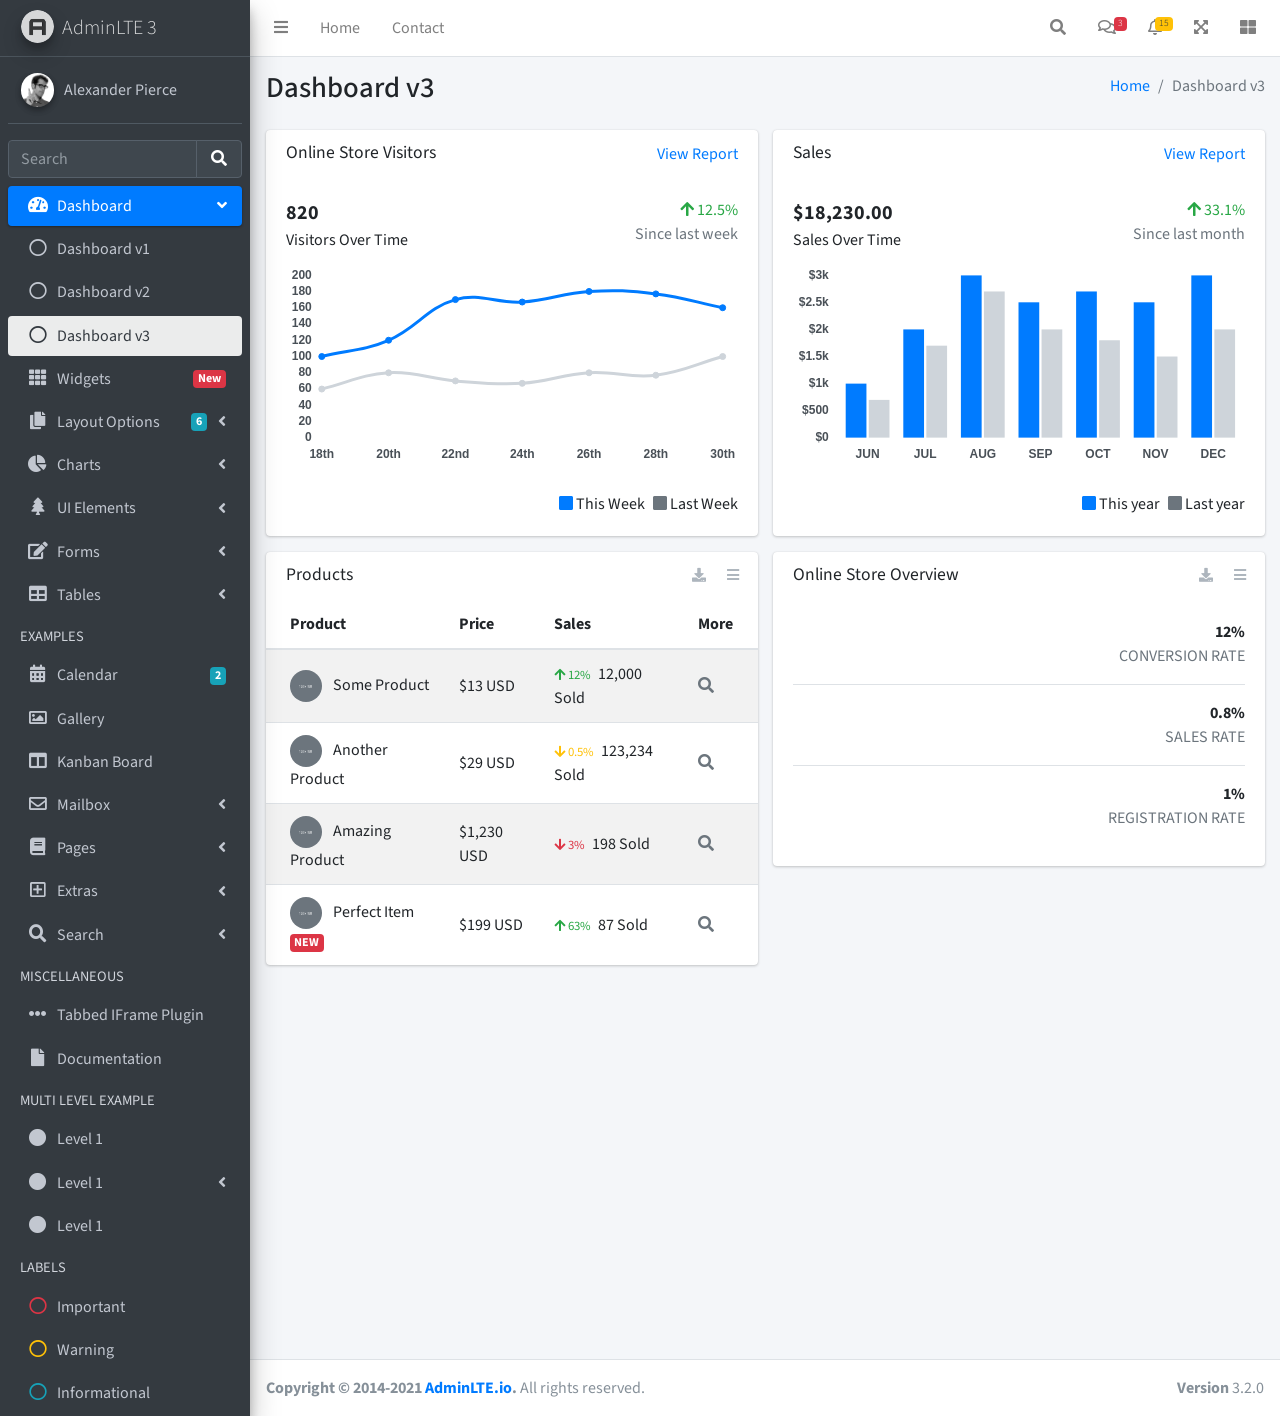
<file: myadmin/index3.html>
<!DOCTYPE html>
<html lang="en">
<head>
  <meta charset="utf-8">
  <meta name="viewport" content="width=device-width, initial-scale=1">
  <title>AdminLTE 3 | Dashboard 3</title>

  <!-- Google Font: Source Sans Pro -->
  <link rel="stylesheet" href="https://fonts.googleapis.com/css?family=Source+Sans+Pro:300,400,400i,700&display=fallback">
  <!-- Font Awesome Icons -->
  <link rel="stylesheet" href="plugins/fontawesome-free/css/all.min.css">
  <!-- IonIcons -->
  <link rel="stylesheet" href="https://code.ionicframework.com/ionicons/2.0.1/css/ionicons.min.css">
  <!-- Theme style -->
  <link rel="stylesheet" href="dist/css/adminlte.min.css">
</head>
<!--
`body` tag options:

  Apply one or more of the following classes to to the body tag
  to get the desired effect

  * sidebar-collapse
  * sidebar-mini
-->
<body class="hold-transition sidebar-mini">
<div class="wrapper">
  <!-- Navbar -->
  <nav class="main-header navbar navbar-expand navbar-white navbar-light">
    <!-- Left navbar links -->
    <ul class="navbar-nav">
      <li class="nav-item">
        <a class="nav-link" data-widget="pushmenu" href="#" role="button"><i class="fas fa-bars"></i></a>
      </li>
      <li class="nav-item d-none d-sm-inline-block">
        <a href="index3.html" class="nav-link">Home</a>
      </li>
      <li class="nav-item d-none d-sm-inline-block">
        <a href="#" class="nav-link">Contact</a>
      </li>
    </ul>

    <!-- Right navbar links -->
    <ul class="navbar-nav ml-auto">
      <!-- Navbar Search -->
      <li class="nav-item">
        <a class="nav-link" data-widget="navbar-search" href="#" role="button">
          <i class="fas fa-search"></i>
        </a>
        <div class="navbar-search-block">
          <form class="form-inline">
            <div class="input-group input-group-sm">
              <input class="form-control form-control-navbar" type="search" placeholder="Search" aria-label="Search">
              <div class="input-group-append">
                <button class="btn btn-navbar" type="submit">
                  <i class="fas fa-search"></i>
                </button>
                <button class="btn btn-navbar" type="button" data-widget="navbar-search">
                  <i class="fas fa-times"></i>
                </button>
              </div>
            </div>
          </form>
        </div>
      </li>

      <!-- Messages Dropdown Menu -->
      <li class="nav-item dropdown">
        <a class="nav-link" data-toggle="dropdown" href="#">
          <i class="far fa-comments"></i>
          <span class="badge badge-danger navbar-badge">3</span>
        </a>
        <div class="dropdown-menu dropdown-menu-lg dropdown-menu-right">
          <a href="#" class="dropdown-item">
            <!-- Message Start -->
            <div class="media">
              <img src="dist/img/user1-128x128.jpg" alt="User Avatar" class="img-size-50 mr-3 img-circle">
              <div class="media-body">
                <h3 class="dropdown-item-title">
                  Brad Diesel
                  <span class="float-right text-sm text-danger"><i class="fas fa-star"></i></span>
                </h3>
                <p class="text-sm">Call me whenever you can...</p>
                <p class="text-sm text-muted"><i class="far fa-clock mr-1"></i> 4 Hours Ago</p>
              </div>
            </div>
            <!-- Message End -->
          </a>
          <div class="dropdown-divider"></div>
          <a href="#" class="dropdown-item">
            <!-- Message Start -->
            <div class="media">
              <img src="dist/img/user8-128x128.jpg" alt="User Avatar" class="img-size-50 img-circle mr-3">
              <div class="media-body">
                <h3 class="dropdown-item-title">
                  John Pierce
                  <span class="float-right text-sm text-muted"><i class="fas fa-star"></i></span>
                </h3>
                <p class="text-sm">I got your message bro</p>
                <p class="text-sm text-muted"><i class="far fa-clock mr-1"></i> 4 Hours Ago</p>
              </div>
            </div>
            <!-- Message End -->
          </a>
          <div class="dropdown-divider"></div>
          <a href="#" class="dropdown-item">
            <!-- Message Start -->
            <div class="media">
              <img src="dist/img/user3-128x128.jpg" alt="User Avatar" class="img-size-50 img-circle mr-3">
              <div class="media-body">
                <h3 class="dropdown-item-title">
                  Nora Silvester
                  <span class="float-right text-sm text-warning"><i class="fas fa-star"></i></span>
                </h3>
                <p class="text-sm">The subject goes here</p>
                <p class="text-sm text-muted"><i class="far fa-clock mr-1"></i> 4 Hours Ago</p>
              </div>
            </div>
            <!-- Message End -->
          </a>
          <div class="dropdown-divider"></div>
          <a href="#" class="dropdown-item dropdown-footer">See All Messages</a>
        </div>
      </li>
      <!-- Notifications Dropdown Menu -->
      <li class="nav-item dropdown">
        <a class="nav-link" data-toggle="dropdown" href="#">
          <i class="far fa-bell"></i>
          <span class="badge badge-warning navbar-badge">15</span>
        </a>
        <div class="dropdown-menu dropdown-menu-lg dropdown-menu-right">
          <span class="dropdown-item dropdown-header">15 Notifications</span>
          <div class="dropdown-divider"></div>
          <a href="#" class="dropdown-item">
            <i class="fas fa-envelope mr-2"></i> 4 new messages
            <span class="float-right text-muted text-sm">3 mins</span>
          </a>
          <div class="dropdown-divider"></div>
          <a href="#" class="dropdown-item">
            <i class="fas fa-users mr-2"></i> 8 friend requests
            <span class="float-right text-muted text-sm">12 hours</span>
          </a>
          <div class="dropdown-divider"></div>
          <a href="#" class="dropdown-item">
            <i class="fas fa-file mr-2"></i> 3 new reports
            <span class="float-right text-muted text-sm">2 days</span>
          </a>
          <div class="dropdown-divider"></div>
          <a href="#" class="dropdown-item dropdown-footer">See All Notifications</a>
        </div>
      </li>
      <li class="nav-item">
        <a class="nav-link" data-widget="fullscreen" href="#" role="button">
          <i class="fas fa-expand-arrows-alt"></i>
        </a>
      </li>
      <li class="nav-item">
        <a class="nav-link" data-widget="control-sidebar" data-slide="true" href="#" role="button">
          <i class="fas fa-th-large"></i>
        </a>
      </li>
    </ul>
  </nav>
  <!-- /.navbar -->

  <!-- Main Sidebar Container -->
  <aside class="main-sidebar sidebar-dark-primary elevation-4">
    <!-- Brand Logo -->
    <a href="index3.html" class="brand-link">
      <img src="dist/img/AdminLTELogo.png" alt="AdminLTE Logo" class="brand-image img-circle elevation-3" style="opacity: .8">
      <span class="brand-text font-weight-light">AdminLTE 3</span>
    </a>

    <!-- Sidebar -->
    <div class="sidebar">
      <!-- Sidebar user panel (optional) -->
      <div class="user-panel mt-3 pb-3 mb-3 d-flex">
        <div class="image">
          <img src="dist/img/user2-160x160.jpg" class="img-circle elevation-2" alt="User Image">
        </div>
        <div class="info">
          <a href="#" class="d-block">Alexander Pierce</a>
        </div>
      </div>

      <!-- SidebarSearch Form -->
      <div class="form-inline">
        <div class="input-group" data-widget="sidebar-search">
          <input class="form-control form-control-sidebar" type="search" placeholder="Search" aria-label="Search">
          <div class="input-group-append">
            <button class="btn btn-sidebar">
              <i class="fas fa-search fa-fw"></i>
            </button>
          </div>
        </div>
      </div>

      <!-- Sidebar Menu -->
      <nav class="mt-2">
        <ul class="nav nav-pills nav-sidebar flex-column" data-widget="treeview" role="menu" data-accordion="false">
          <!-- Add icons to the links using the .nav-icon class
               with font-awesome or any other icon font library -->
          <li class="nav-item menu-open">
            <a href="#" class="nav-link active">
              <i class="nav-icon fas fa-tachometer-alt"></i>
              <p>
                Dashboard
                <i class="right fas fa-angle-left"></i>
              </p>
            </a>
            <ul class="nav nav-treeview">
              <li class="nav-item">
                <a href="./index.html" class="nav-link">
                  <i class="far fa-circle nav-icon"></i>
                  <p>Dashboard v1</p>
                </a>
              </li>
              <li class="nav-item">
                <a href="./index2.html" class="nav-link">
                  <i class="far fa-circle nav-icon"></i>
                  <p>Dashboard v2</p>
                </a>
              </li>
              <li class="nav-item">
                <a href="./index3.html" class="nav-link active">
                  <i class="far fa-circle nav-icon"></i>
                  <p>Dashboard v3</p>
                </a>
              </li>
            </ul>
          </li>
          <li class="nav-item">
            <a href="pages/widgets.html" class="nav-link">
              <i class="nav-icon fas fa-th"></i>
              <p>
                Widgets
                <span class="right badge badge-danger">New</span>
              </p>
            </a>
          </li>
          <li class="nav-item">
            <a href="#" class="nav-link">
              <i class="nav-icon fas fa-copy"></i>
              <p>
                Layout Options
                <i class="fas fa-angle-left right"></i>
                <span class="badge badge-info right">6</span>
              </p>
            </a>
            <ul class="nav nav-treeview">
              <li class="nav-item">
                <a href="pages/layout/top-nav.html" class="nav-link">
                  <i class="far fa-circle nav-icon"></i>
                  <p>Top Navigation</p>
                </a>
              </li>
              <li class="nav-item">
                <a href="pages/layout/top-nav-sidebar.html" class="nav-link">
                  <i class="far fa-circle nav-icon"></i>
                  <p>Top Navigation + Sidebar</p>
                </a>
              </li>
              <li class="nav-item">
                <a href="pages/layout/boxed.html" class="nav-link">
                  <i class="far fa-circle nav-icon"></i>
                  <p>Boxed</p>
                </a>
              </li>
              <li class="nav-item">
                <a href="pages/layout/fixed-sidebar.html" class="nav-link">
                  <i class="far fa-circle nav-icon"></i>
                  <p>Fixed Sidebar</p>
                </a>
              </li>
              <li class="nav-item">
                <a href="pages/layout/fixed-sidebar-custom.html" class="nav-link">
                  <i class="far fa-circle nav-icon"></i>
                  <p>Fixed Sidebar <small>+ Custom Area</small></p>
                </a>
              </li>
              <li class="nav-item">
                <a href="pages/layout/fixed-topnav.html" class="nav-link">
                  <i class="far fa-circle nav-icon"></i>
                  <p>Fixed Navbar</p>
                </a>
              </li>
              <li class="nav-item">
                <a href="pages/layout/fixed-footer.html" class="nav-link">
                  <i class="far fa-circle nav-icon"></i>
                  <p>Fixed Footer</p>
                </a>
              </li>
              <li class="nav-item">
                <a href="pages/layout/collapsed-sidebar.html" class="nav-link">
                  <i class="far fa-circle nav-icon"></i>
                  <p>Collapsed Sidebar</p>
                </a>
              </li>
            </ul>
          </li>
          <li class="nav-item">
            <a href="#" class="nav-link">
              <i class="nav-icon fas fa-chart-pie"></i>
              <p>
                Charts
                <i class="right fas fa-angle-left"></i>
              </p>
            </a>
            <ul class="nav nav-treeview">
              <li class="nav-item">
                <a href="pages/charts/chartjs.html" class="nav-link">
                  <i class="far fa-circle nav-icon"></i>
                  <p>ChartJS</p>
                </a>
              </li>
              <li class="nav-item">
                <a href="pages/charts/flot.html" class="nav-link">
                  <i class="far fa-circle nav-icon"></i>
                  <p>Flot</p>
                </a>
              </li>
              <li class="nav-item">
                <a href="pages/charts/inline.html" class="nav-link">
                  <i class="far fa-circle nav-icon"></i>
                  <p>Inline</p>
                </a>
              </li>
              <li class="nav-item">
                <a href="pages/charts/uplot.html" class="nav-link">
                  <i class="far fa-circle nav-icon"></i>
                  <p>uPlot</p>
                </a>
              </li>
            </ul>
          </li>
          <li class="nav-item">
            <a href="#" class="nav-link">
              <i class="nav-icon fas fa-tree"></i>
              <p>
                UI Elements
                <i class="fas fa-angle-left right"></i>
              </p>
            </a>
            <ul class="nav nav-treeview">
              <li class="nav-item">
                <a href="pages/UI/general.html" class="nav-link">
                  <i class="far fa-circle nav-icon"></i>
                  <p>General</p>
                </a>
              </li>
              <li class="nav-item">
                <a href="pages/UI/icons.html" class="nav-link">
                  <i class="far fa-circle nav-icon"></i>
                  <p>Icons</p>
                </a>
              </li>
              <li class="nav-item">
                <a href="pages/UI/buttons.html" class="nav-link">
                  <i class="far fa-circle nav-icon"></i>
                  <p>Buttons</p>
                </a>
              </li>
              <li class="nav-item">
                <a href="pages/UI/sliders.html" class="nav-link">
                  <i class="far fa-circle nav-icon"></i>
                  <p>Sliders</p>
                </a>
              </li>
              <li class="nav-item">
                <a href="pages/UI/modals.html" class="nav-link">
                  <i class="far fa-circle nav-icon"></i>
                  <p>Modals & Alerts</p>
                </a>
              </li>
              <li class="nav-item">
                <a href="pages/UI/navbar.html" class="nav-link">
                  <i class="far fa-circle nav-icon"></i>
                  <p>Navbar & Tabs</p>
                </a>
              </li>
              <li class="nav-item">
                <a href="pages/UI/timeline.html" class="nav-link">
                  <i class="far fa-circle nav-icon"></i>
                  <p>Timeline</p>
                </a>
              </li>
              <li class="nav-item">
                <a href="pages/UI/ribbons.html" class="nav-link">
                  <i class="far fa-circle nav-icon"></i>
                  <p>Ribbons</p>
                </a>
              </li>
            </ul>
          </li>
          <li class="nav-item">
            <a href="#" class="nav-link">
              <i class="nav-icon fas fa-edit"></i>
              <p>
                Forms
                <i class="fas fa-angle-left right"></i>
              </p>
            </a>
            <ul class="nav nav-treeview">
              <li class="nav-item">
                <a href="pages/forms/general.html" class="nav-link">
                  <i class="far fa-circle nav-icon"></i>
                  <p>General Elements</p>
                </a>
              </li>
              <li class="nav-item">
                <a href="pages/forms/advanced.html" class="nav-link">
                  <i class="far fa-circle nav-icon"></i>
                  <p>Advanced Elements</p>
                </a>
              </li>
              <li class="nav-item">
                <a href="pages/forms/editors.html" class="nav-link">
                  <i class="far fa-circle nav-icon"></i>
                  <p>Editors</p>
                </a>
              </li>
              <li class="nav-item">
                <a href="pages/forms/validation.html" class="nav-link">
                  <i class="far fa-circle nav-icon"></i>
                  <p>Validation</p>
                </a>
              </li>
            </ul>
          </li>
          <li class="nav-item">
            <a href="#" class="nav-link">
              <i class="nav-icon fas fa-table"></i>
              <p>
                Tables
                <i class="fas fa-angle-left right"></i>
              </p>
            </a>
            <ul class="nav nav-treeview">
              <li class="nav-item">
                <a href="pages/tables/simple.html" class="nav-link">
                  <i class="far fa-circle nav-icon"></i>
                  <p>Simple Tables</p>
                </a>
              </li>
              <li class="nav-item">
                <a href="pages/tables/data.html" class="nav-link">
                  <i class="far fa-circle nav-icon"></i>
                  <p>DataTables</p>
                </a>
              </li>
              <li class="nav-item">
                <a href="pages/tables/jsgrid.html" class="nav-link">
                  <i class="far fa-circle nav-icon"></i>
                  <p>jsGrid</p>
                </a>
              </li>
            </ul>
          </li>
          <li class="nav-header">EXAMPLES</li>
          <li class="nav-item">
            <a href="pages/calendar.html" class="nav-link">
              <i class="nav-icon fas fa-calendar-alt"></i>
              <p>
                Calendar
                <span class="badge badge-info right">2</span>
              </p>
            </a>
          </li>
          <li class="nav-item">
            <a href="pages/gallery.html" class="nav-link">
              <i class="nav-icon far fa-image"></i>
              <p>
                Gallery
              </p>
            </a>
          </li>
          <li class="nav-item">
            <a href="pages/kanban.html" class="nav-link">
              <i class="nav-icon fas fa-columns"></i>
              <p>
                Kanban Board
              </p>
            </a>
          </li>
          <li class="nav-item">
            <a href="#" class="nav-link">
              <i class="nav-icon far fa-envelope"></i>
              <p>
                Mailbox
                <i class="fas fa-angle-left right"></i>
              </p>
            </a>
            <ul class="nav nav-treeview">
              <li class="nav-item">
                <a href="pages/mailbox/mailbox.html" class="nav-link">
                  <i class="far fa-circle nav-icon"></i>
                  <p>Inbox</p>
                </a>
              </li>
              <li class="nav-item">
                <a href="pages/mailbox/compose.html" class="nav-link">
                  <i class="far fa-circle nav-icon"></i>
                  <p>Compose</p>
                </a>
              </li>
              <li class="nav-item">
                <a href="pages/mailbox/read-mail.html" class="nav-link">
                  <i class="far fa-circle nav-icon"></i>
                  <p>Read</p>
                </a>
              </li>
            </ul>
          </li>
          <li class="nav-item">
            <a href="#" class="nav-link">
              <i class="nav-icon fas fa-book"></i>
              <p>
                Pages
                <i class="fas fa-angle-left right"></i>
              </p>
            </a>
            <ul class="nav nav-treeview">
              <li class="nav-item">
                <a href="pages/examples/invoice.html" class="nav-link">
                  <i class="far fa-circle nav-icon"></i>
                  <p>Invoice</p>
                </a>
              </li>
              <li class="nav-item">
                <a href="pages/examples/profile.html" class="nav-link">
                  <i class="far fa-circle nav-icon"></i>
                  <p>Profile</p>
                </a>
              </li>
              <li class="nav-item">
                <a href="pages/examples/e-commerce.html" class="nav-link">
                  <i class="far fa-circle nav-icon"></i>
                  <p>E-commerce</p>
                </a>
              </li>
              <li class="nav-item">
                <a href="pages/examples/projects.html" class="nav-link">
                  <i class="far fa-circle nav-icon"></i>
                  <p>Projects</p>
                </a>
              </li>
              <li class="nav-item">
                <a href="pages/examples/project-add.html" class="nav-link">
                  <i class="far fa-circle nav-icon"></i>
                  <p>Project Add</p>
                </a>
              </li>
              <li class="nav-item">
                <a href="pages/examples/project-edit.html" class="nav-link">
                  <i class="far fa-circle nav-icon"></i>
                  <p>Project Edit</p>
                </a>
              </li>
              <li class="nav-item">
                <a href="pages/examples/project-detail.html" class="nav-link">
                  <i class="far fa-circle nav-icon"></i>
                  <p>Project Detail</p>
                </a>
              </li>
              <li class="nav-item">
                <a href="pages/examples/contacts.html" class="nav-link">
                  <i class="far fa-circle nav-icon"></i>
                  <p>Contacts</p>
                </a>
              </li>
              <li class="nav-item">
                <a href="pages/examples/faq.html" class="nav-link">
                  <i class="far fa-circle nav-icon"></i>
                  <p>FAQ</p>
                </a>
              </li>
              <li class="nav-item">
                <a href="pages/examples/contact-us.html" class="nav-link">
                  <i class="far fa-circle nav-icon"></i>
                  <p>Contact us</p>
                </a>
              </li>
            </ul>
          </li>
          <li class="nav-item">
            <a href="#" class="nav-link">
              <i class="nav-icon far fa-plus-square"></i>
              <p>
                Extras
                <i class="fas fa-angle-left right"></i>
              </p>
            </a>
            <ul class="nav nav-treeview">
              <li class="nav-item">
                <a href="#" class="nav-link">
                  <i class="far fa-circle nav-icon"></i>
                  <p>
                    Login & Register v1
                    <i class="fas fa-angle-left right"></i>
                  </p>
                </a>
                <ul class="nav nav-treeview">
                  <li class="nav-item">
                    <a href="pages/examples/login.html" class="nav-link">
                      <i class="far fa-circle nav-icon"></i>
                      <p>Login v1</p>
                    </a>
                  </li>
                  <li class="nav-item">
                    <a href="pages/examples/register.html" class="nav-link">
                      <i class="far fa-circle nav-icon"></i>
                      <p>Register v1</p>
                    </a>
                  </li>
                  <li class="nav-item">
                    <a href="pages/examples/forgot-password.html" class="nav-link">
                      <i class="far fa-circle nav-icon"></i>
                      <p>Forgot Password v1</p>
                    </a>
                  </li>
                  <li class="nav-item">
                    <a href="pages/examples/recover-password.html" class="nav-link">
                      <i class="far fa-circle nav-icon"></i>
                      <p>Recover Password v1</p>
                    </a>
                  </li>
                </ul>
              </li>
              <li class="nav-item">
                <a href="#" class="nav-link">
                  <i class="far fa-circle nav-icon"></i>
                  <p>
                    Login & Register v2
                    <i class="fas fa-angle-left right"></i>
                  </p>
                </a>
                <ul class="nav nav-treeview">
                  <li class="nav-item">
                    <a href="pages/examples/login-v2.html" class="nav-link">
                      <i class="far fa-circle nav-icon"></i>
                      <p>Login v2</p>
                    </a>
                  </li>
                  <li class="nav-item">
                    <a href="pages/examples/register-v2.html" class="nav-link">
                      <i class="far fa-circle nav-icon"></i>
                      <p>Register v2</p>
                    </a>
                  </li>
                  <li class="nav-item">
                    <a href="pages/examples/forgot-password-v2.html" class="nav-link">
                      <i class="far fa-circle nav-icon"></i>
                      <p>Forgot Password v2</p>
                    </a>
                  </li>
                  <li class="nav-item">
                    <a href="pages/examples/recover-password-v2.html" class="nav-link">
                      <i class="far fa-circle nav-icon"></i>
                      <p>Recover Password v2</p>
                    </a>
                  </li>
                </ul>
              </li>
              <li class="nav-item">
                <a href="pages/examples/lockscreen.html" class="nav-link">
                  <i class="far fa-circle nav-icon"></i>
                  <p>Lockscreen</p>
                </a>
              </li>
              <li class="nav-item">
                <a href="pages/examples/legacy-user-menu.html" class="nav-link">
                  <i class="far fa-circle nav-icon"></i>
                  <p>Legacy User Menu</p>
                </a>
              </li>
              <li class="nav-item">
                <a href="pages/examples/language-menu.html" class="nav-link">
                  <i class="far fa-circle nav-icon"></i>
                  <p>Language Menu</p>
                </a>
              </li>
              <li class="nav-item">
                <a href="pages/examples/404.html" class="nav-link">
                  <i class="far fa-circle nav-icon"></i>
                  <p>Error 404</p>
                </a>
              </li>
              <li class="nav-item">
                <a href="pages/examples/500.html" class="nav-link">
                  <i class="far fa-circle nav-icon"></i>
                  <p>Error 500</p>
                </a>
              </li>
              <li class="nav-item">
                <a href="pages/examples/pace.html" class="nav-link">
                  <i class="far fa-circle nav-icon"></i>
                  <p>Pace</p>
                </a>
              </li>
              <li class="nav-item">
                <a href="pages/examples/blank.html" class="nav-link">
                  <i class="far fa-circle nav-icon"></i>
                  <p>Blank Page</p>
                </a>
              </li>
              <li class="nav-item">
                <a href="starter.html" class="nav-link">
                  <i class="far fa-circle nav-icon"></i>
                  <p>Starter Page</p>
                </a>
              </li>
            </ul>
          </li>
          <li class="nav-item">
            <a href="#" class="nav-link">
              <i class="nav-icon fas fa-search"></i>
              <p>
                Search
                <i class="fas fa-angle-left right"></i>
              </p>
            </a>
            <ul class="nav nav-treeview">
              <li class="nav-item">
                <a href="pages/search/simple.html" class="nav-link">
                  <i class="far fa-circle nav-icon"></i>
                  <p>Simple Search</p>
                </a>
              </li>
              <li class="nav-item">
                <a href="pages/search/enhanced.html" class="nav-link">
                  <i class="far fa-circle nav-icon"></i>
                  <p>Enhanced</p>
                </a>
              </li>
            </ul>
          </li>
          <li class="nav-header">MISCELLANEOUS</li>
          <li class="nav-item">
            <a href="iframe.html" class="nav-link">
              <i class="nav-icon fas fa-ellipsis-h"></i>
              <p>Tabbed IFrame Plugin</p>
            </a>
          </li>
          <li class="nav-item">
            <a href="https://adminlte.io/docs/3.1/" class="nav-link">
              <i class="nav-icon fas fa-file"></i>
              <p>Documentation</p>
            </a>
          </li>
          <li class="nav-header">MULTI LEVEL EXAMPLE</li>
          <li class="nav-item">
            <a href="#" class="nav-link">
              <i class="fas fa-circle nav-icon"></i>
              <p>Level 1</p>
            </a>
          </li>
          <li class="nav-item">
            <a href="#" class="nav-link">
              <i class="nav-icon fas fa-circle"></i>
              <p>
                Level 1
                <i class="right fas fa-angle-left"></i>
              </p>
            </a>
            <ul class="nav nav-treeview">
              <li class="nav-item">
                <a href="#" class="nav-link">
                  <i class="far fa-circle nav-icon"></i>
                  <p>Level 2</p>
                </a>
              </li>
              <li class="nav-item">
                <a href="#" class="nav-link">
                  <i class="far fa-circle nav-icon"></i>
                  <p>
                    Level 2
                    <i class="right fas fa-angle-left"></i>
                  </p>
                </a>
                <ul class="nav nav-treeview">
                  <li class="nav-item">
                    <a href="#" class="nav-link">
                      <i class="far fa-dot-circle nav-icon"></i>
                      <p>Level 3</p>
                    </a>
                  </li>
                  <li class="nav-item">
                    <a href="#" class="nav-link">
                      <i class="far fa-dot-circle nav-icon"></i>
                      <p>Level 3</p>
                    </a>
                  </li>
                  <li class="nav-item">
                    <a href="#" class="nav-link">
                      <i class="far fa-dot-circle nav-icon"></i>
                      <p>Level 3</p>
                    </a>
                  </li>
                </ul>
              </li>
              <li class="nav-item">
                <a href="#" class="nav-link">
                  <i class="far fa-circle nav-icon"></i>
                  <p>Level 2</p>
                </a>
              </li>
            </ul>
          </li>
          <li class="nav-item">
            <a href="#" class="nav-link">
              <i class="fas fa-circle nav-icon"></i>
              <p>Level 1</p>
            </a>
          </li>
          <li class="nav-header">LABELS</li>
          <li class="nav-item">
            <a href="#" class="nav-link">
              <i class="nav-icon far fa-circle text-danger"></i>
              <p class="text">Important</p>
            </a>
          </li>
          <li class="nav-item">
            <a href="#" class="nav-link">
              <i class="nav-icon far fa-circle text-warning"></i>
              <p>Warning</p>
            </a>
          </li>
          <li class="nav-item">
            <a href="#" class="nav-link">
              <i class="nav-icon far fa-circle text-info"></i>
              <p>Informational</p>
            </a>
          </li>
        </ul>
      </nav>
      <!-- /.sidebar-menu -->
    </div>
    <!-- /.sidebar -->
  </aside>

  <!-- Content Wrapper. Contains page content -->
  <div class="content-wrapper">
    <!-- Content Header (Page header) -->
    <div class="content-header">
      <div class="container-fluid">
        <div class="row mb-2">
          <div class="col-sm-6">
            <h1 class="m-0">Dashboard v3</h1>
          </div><!-- /.col -->
          <div class="col-sm-6">
            <ol class="breadcrumb float-sm-right">
              <li class="breadcrumb-item"><a href="#">Home</a></li>
              <li class="breadcrumb-item active">Dashboard v3</li>
            </ol>
          </div><!-- /.col -->
        </div><!-- /.row -->
      </div><!-- /.container-fluid -->
    </div>
    <!-- /.content-header -->

    <!-- Main content -->
    <div class="content">
      <div class="container-fluid">
        <div class="row">
          <div class="col-lg-6">
            <div class="card">
              <div class="card-header border-0">
                <div class="d-flex justify-content-between">
                  <h3 class="card-title">Online Store Visitors</h3>
                  <a href="javascript:void(0);">View Report</a>
                </div>
              </div>
              <div class="card-body">
                <div class="d-flex">
                  <p class="d-flex flex-column">
                    <span class="text-bold text-lg">820</span>
                    <span>Visitors Over Time</span>
                  </p>
                  <p class="ml-auto d-flex flex-column text-right">
                    <span class="text-success">
                      <i class="fas fa-arrow-up"></i> 12.5%
                    </span>
                    <span class="text-muted">Since last week</span>
                  </p>
                </div>
                <!-- /.d-flex -->

                <div class="position-relative mb-4">
                  <canvas id="visitors-chart" height="200"></canvas>
                </div>

                <div class="d-flex flex-row justify-content-end">
                  <span class="mr-2">
                    <i class="fas fa-square text-primary"></i> This Week
                  </span>

                  <span>
                    <i class="fas fa-square text-gray"></i> Last Week
                  </span>
                </div>
              </div>
            </div>
            <!-- /.card -->

            <div class="card">
              <div class="card-header border-0">
                <h3 class="card-title">Products</h3>
                <div class="card-tools">
                  <a href="#" class="btn btn-tool btn-sm">
                    <i class="fas fa-download"></i>
                  </a>
                  <a href="#" class="btn btn-tool btn-sm">
                    <i class="fas fa-bars"></i>
                  </a>
                </div>
              </div>
              <div class="card-body table-responsive p-0">
                <table class="table table-striped table-valign-middle">
                  <thead>
                  <tr>
                    <th>Product</th>
                    <th>Price</th>
                    <th>Sales</th>
                    <th>More</th>
                  </tr>
                  </thead>
                  <tbody>
                  <tr>
                    <td>
                      <img src="dist/img/default-150x150.png" alt="Product 1" class="img-circle img-size-32 mr-2">
                      Some Product
                    </td>
                    <td>$13 USD</td>
                    <td>
                      <small class="text-success mr-1">
                        <i class="fas fa-arrow-up"></i>
                        12%
                      </small>
                      12,000 Sold
                    </td>
                    <td>
                      <a href="#" class="text-muted">
                        <i class="fas fa-search"></i>
                      </a>
                    </td>
                  </tr>
                  <tr>
                    <td>
                      <img src="dist/img/default-150x150.png" alt="Product 1" class="img-circle img-size-32 mr-2">
                      Another Product
                    </td>
                    <td>$29 USD</td>
                    <td>
                      <small class="text-warning mr-1">
                        <i class="fas fa-arrow-down"></i>
                        0.5%
                      </small>
                      123,234 Sold
                    </td>
                    <td>
                      <a href="#" class="text-muted">
                        <i class="fas fa-search"></i>
                      </a>
                    </td>
                  </tr>
                  <tr>
                    <td>
                      <img src="dist/img/default-150x150.png" alt="Product 1" class="img-circle img-size-32 mr-2">
                      Amazing Product
                    </td>
                    <td>$1,230 USD</td>
                    <td>
                      <small class="text-danger mr-1">
                        <i class="fas fa-arrow-down"></i>
                        3%
                      </small>
                      198 Sold
                    </td>
                    <td>
                      <a href="#" class="text-muted">
                        <i class="fas fa-search"></i>
                      </a>
                    </td>
                  </tr>
                  <tr>
                    <td>
                      <img src="dist/img/default-150x150.png" alt="Product 1" class="img-circle img-size-32 mr-2">
                      Perfect Item
                      <span class="badge bg-danger">NEW</span>
                    </td>
                    <td>$199 USD</td>
                    <td>
                      <small class="text-success mr-1">
                        <i class="fas fa-arrow-up"></i>
                        63%
                      </small>
                      87 Sold
                    </td>
                    <td>
                      <a href="#" class="text-muted">
                        <i class="fas fa-search"></i>
                      </a>
                    </td>
                  </tr>
                  </tbody>
                </table>
              </div>
            </div>
            <!-- /.card -->
          </div>
          <!-- /.col-md-6 -->
          <div class="col-lg-6">
            <div class="card">
              <div class="card-header border-0">
                <div class="d-flex justify-content-between">
                  <h3 class="card-title">Sales</h3>
                  <a href="javascript:void(0);">View Report</a>
                </div>
              </div>
              <div class="card-body">
                <div class="d-flex">
                  <p class="d-flex flex-column">
                    <span class="text-bold text-lg">$18,230.00</span>
                    <span>Sales Over Time</span>
                  </p>
                  <p class="ml-auto d-flex flex-column text-right">
                    <span class="text-success">
                      <i class="fas fa-arrow-up"></i> 33.1%
                    </span>
                    <span class="text-muted">Since last month</span>
                  </p>
                </div>
                <!-- /.d-flex -->

                <div class="position-relative mb-4">
                  <canvas id="sales-chart" height="200"></canvas>
                </div>

                <div class="d-flex flex-row justify-content-end">
                  <span class="mr-2">
                    <i class="fas fa-square text-primary"></i> This year
                  </span>

                  <span>
                    <i class="fas fa-square text-gray"></i> Last year
                  </span>
                </div>
              </div>
            </div>
            <!-- /.card -->

            <div class="card">
              <div class="card-header border-0">
                <h3 class="card-title">Online Store Overview</h3>
                <div class="card-tools">
                  <a href="#" class="btn btn-sm btn-tool">
                    <i class="fas fa-download"></i>
                  </a>
                  <a href="#" class="btn btn-sm btn-tool">
                    <i class="fas fa-bars"></i>
                  </a>
                </div>
              </div>
              <div class="card-body">
                <div class="d-flex justify-content-between align-items-center border-bottom mb-3">
                  <p class="text-success text-xl">
                    <i class="ion ion-ios-refresh-empty"></i>
                  </p>
                  <p class="d-flex flex-column text-right">
                    <span class="font-weight-bold">
                      <i class="ion ion-android-arrow-up text-success"></i> 12%
                    </span>
                    <span class="text-muted">CONVERSION RATE</span>
                  </p>
                </div>
                <!-- /.d-flex -->
                <div class="d-flex justify-content-between align-items-center border-bottom mb-3">
                  <p class="text-warning text-xl">
                    <i class="ion ion-ios-cart-outline"></i>
                  </p>
                  <p class="d-flex flex-column text-right">
                    <span class="font-weight-bold">
                      <i class="ion ion-android-arrow-up text-warning"></i> 0.8%
                    </span>
                    <span class="text-muted">SALES RATE</span>
                  </p>
                </div>
                <!-- /.d-flex -->
                <div class="d-flex justify-content-between align-items-center mb-0">
                  <p class="text-danger text-xl">
                    <i class="ion ion-ios-people-outline"></i>
                  </p>
                  <p class="d-flex flex-column text-right">
                    <span class="font-weight-bold">
                      <i class="ion ion-android-arrow-down text-danger"></i> 1%
                    </span>
                    <span class="text-muted">REGISTRATION RATE</span>
                  </p>
                </div>
                <!-- /.d-flex -->
              </div>
            </div>
          </div>
          <!-- /.col-md-6 -->
        </div>
        <!-- /.row -->
      </div>
      <!-- /.container-fluid -->
    </div>
    <!-- /.content -->
  </div>
  <!-- /.content-wrapper -->

  <!-- Control Sidebar -->
  <aside class="control-sidebar control-sidebar-dark">
    <!-- Control sidebar content goes here -->
  </aside>
  <!-- /.control-sidebar -->

  <!-- Main Footer -->
  <footer class="main-footer">
    <strong>Copyright &copy; 2014-2021 <a href="https://adminlte.io">AdminLTE.io</a>.</strong>
    All rights reserved.
    <div class="float-right d-none d-sm-inline-block">
      <b>Version</b> 3.2.0
    </div>
  </footer>
</div>
<!-- ./wrapper -->

<!-- REQUIRED SCRIPTS -->

<!-- jQuery -->
<script src="plugins/jquery/jquery.min.js"></script>
<!-- Bootstrap -->
<script src="plugins/bootstrap/js/bootstrap.bundle.min.js"></script>
<!-- AdminLTE -->
<script src="dist/js/adminlte.js"></script>

<!-- OPTIONAL SCRIPTS -->
<script src="plugins/chart.js/Chart.min.js"></script>
<!-- AdminLTE for demo purposes -->
<script src="dist/js/demo.js"></script>
<!-- AdminLTE dashboard demo (This is only for demo purposes) -->
<script src="dist/js/pages/dashboard3.js"></script>
</body>
</html>
</file>
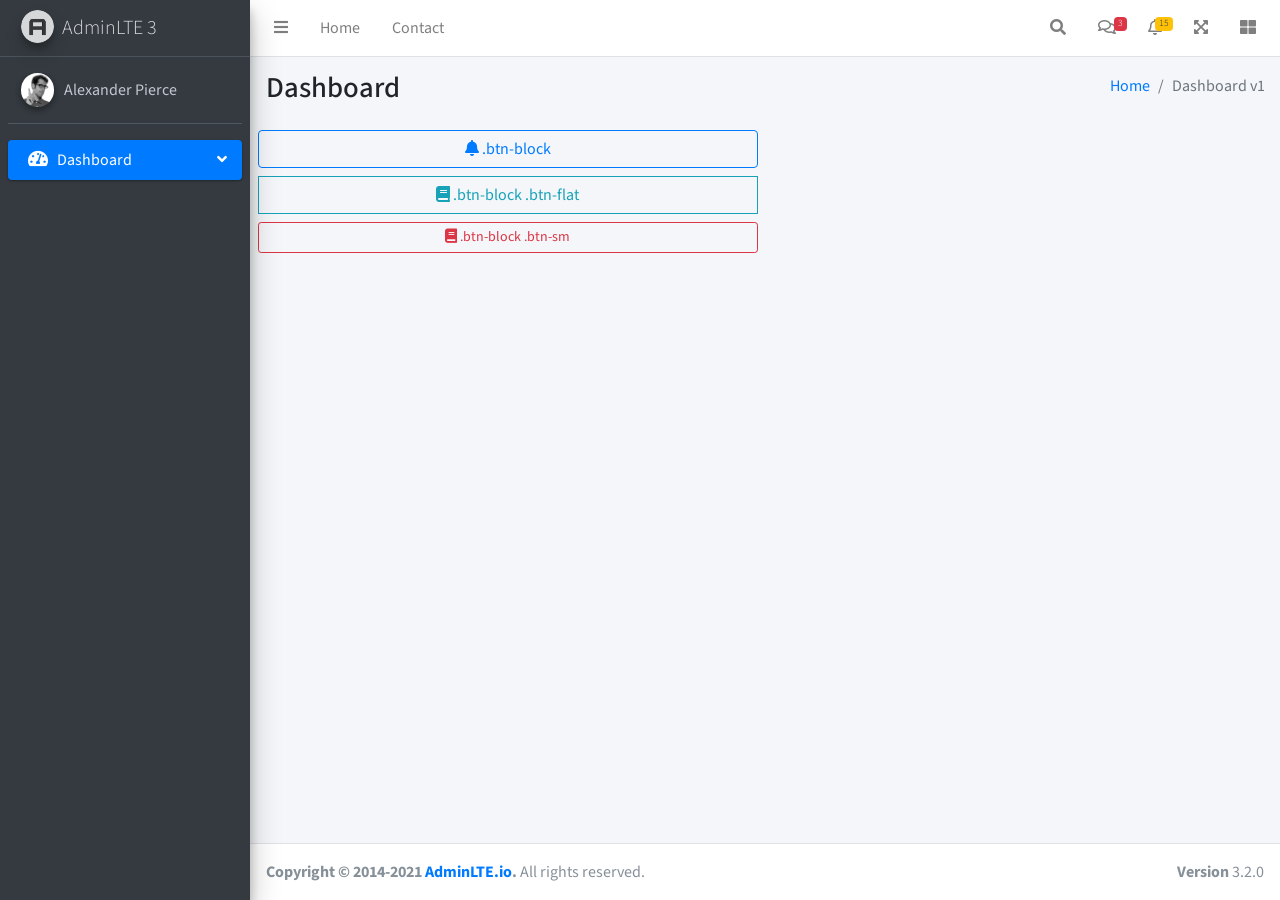
<file: myadmin/mydashboard.html>
<!DOCTYPE html>
<html lang="en">

<head>
    <meta charset="utf-8">
    <meta name="viewport" content="width=device-width, initial-scale=1">
    <title>AdminLTE 3 | Dashboard</title>

    <!-- Google Font: Source Sans Pro -->
    <link rel="stylesheet" href="https://fonts.googleapis.com/css?family=Source+Sans+Pro:300,400,400i,700&display=fallback">
    <!-- Font Awesome -->
    <link rel="stylesheet" href="plugins/fontawesome-free/css/all.min.css">
    <!-- Ionicons -->
    <link rel="stylesheet" href="https://code.ionicframework.com/ionicons/2.0.1/css/ionicons.min.css">
    <!-- Tempusdominus Bootstrap 4 -->
    <link rel="stylesheet" href="plugins/tempusdominus-bootstrap-4/css/tempusdominus-bootstrap-4.min.css">
    <!-- iCheck -->
    <link rel="stylesheet" href="plugins/icheck-bootstrap/icheck-bootstrap.min.css">
    <!-- JQVMap -->
    <link rel="stylesheet" href="plugins/jqvmap/jqvmap.min.css">
    <!-- Theme style -->
    <link rel="stylesheet" href="dist/css/adminlte.min.css">
    <!-- overlayScrollbars -->
    <link rel="stylesheet" href="plugins/overlayScrollbars/css/OverlayScrollbars.min.css">
    <!-- Daterange picker -->
    <link rel="stylesheet" href="plugins/daterangepicker/daterangepicker.css">
    <!-- summernote -->
    <link rel="stylesheet" href="plugins/summernote/summernote-bs4.min.css">
</head>

<body class="hold-transition sidebar-mini layout-fixed">
    <div class="wrapper">

        <!-- Preloader -->
        <div class="preloader flex-column justify-content-center align-items-center">
            <img class="animation__shake" src="dist/img/AdminLTELogo.png" alt="AdminLTELogo" height="60" width="60">
        </div>

        <!-- Navbar -->
        <nav class="main-header navbar navbar-expand navbar-white navbar-light">
            <!-- Left navbar links -->
            <ul class="navbar-nav">
                <li class="nav-item">
                    <a class="nav-link" data-widget="pushmenu" href="#" role="button"><i class="fas fa-bars"></i></a>
                </li>
                <li class="nav-item d-none d-sm-inline-block">
                    <a href="index3.html" class="nav-link">Home</a>
                </li>
                <li class="nav-item d-none d-sm-inline-block">
                    <a href="#" class="nav-link">Contact</a>
                </li>
            </ul>

            <!-- Right navbar links -->
            <ul class="navbar-nav ml-auto">
                <!-- Navbar Search -->
                <li class="nav-item">
                    <a class="nav-link" data-widget="navbar-search" href="#" role="button">
                        <i class="fas fa-search"></i>
                    </a>
                    <div class="navbar-search-block">
                        <form class="form-inline">
                            <div class="input-group input-group-sm">
                                <input class="form-control form-control-navbar" type="search" placeholder="Search" aria-label="Search">
                                <div class="input-group-append">
                                    <button class="btn btn-navbar" type="submit">
                  <i class="fas fa-search"></i>
                </button>
                                    <button class="btn btn-navbar" type="button" data-widget="navbar-search">
                  <i class="fas fa-times"></i>
                </button>
                                </div>
                            </div>
                        </form>
                    </div>
                </li>

                <!-- Messages Dropdown Menu -->
                <li class="nav-item dropdown">
                    <a class="nav-link" data-toggle="dropdown" href="#">
                        <i class="far fa-comments"></i>
                        <span class="badge badge-danger navbar-badge">3</span>
                    </a>
                    <div class="dropdown-menu dropdown-menu-lg dropdown-menu-right">
                        <a href="#" class="dropdown-item">
                            <!-- Message Start -->
                            <div class="media">
                                <img src="dist/img/user1-128x128.jpg" alt="User Avatar" class="img-size-50 mr-3 img-circle">
                                <div class="media-body">
                                    <h3 class="dropdown-item-title">
                                        Brad Diesel
                                        <span class="float-right text-sm text-danger"><i class="fas fa-star"></i></span>
                                    </h3>
                                    <p class="text-sm">Call me whenever you can...</p>
                                    <p class="text-sm text-muted"><i class="far fa-clock mr-1"></i> 4 Hours Ago</p>
                                </div>
                            </div>
                            <!-- Message End -->
                        </a>
                        <div class="dropdown-divider"></div>
                        <a href="#" class="dropdown-item">
                            <!-- Message Start -->
                            <div class="media">
                                <img src="dist/img/user8-128x128.jpg" alt="User Avatar" class="img-size-50 img-circle mr-3">
                                <div class="media-body">
                                    <h3 class="dropdown-item-title">
                                        John Pierce
                                        <span class="float-right text-sm text-muted"><i class="fas fa-star"></i></span>
                                    </h3>
                                    <p class="text-sm">I got your message bro</p>
                                    <p class="text-sm text-muted"><i class="far fa-clock mr-1"></i> 4 Hours Ago</p>
                                </div>
                            </div>
                            <!-- Message End -->
                        </a>
                        <div class="dropdown-divider"></div>
                        <a href="#" class="dropdown-item">
                            <!-- Message Start -->
                            <div class="media">
                                <img src="dist/img/user3-128x128.jpg" alt="User Avatar" class="img-size-50 img-circle mr-3">
                                <div class="media-body">
                                    <h3 class="dropdown-item-title">
                                        Nora Silvester
                                        <span class="float-right text-sm text-warning"><i class="fas fa-star"></i></span>
                                    </h3>
                                    <p class="text-sm">The subject goes here</p>
                                    <p class="text-sm text-muted"><i class="far fa-clock mr-1"></i> 4 Hours Ago</p>
                                </div>
                            </div>
                            <!-- Message End -->
                        </a>
                        <div class="dropdown-divider"></div>
                        <a href="#" class="dropdown-item dropdown-footer">See All Messages</a>
                    </div>
                </li>
                <!-- Notifications Dropdown Menu -->
                <li class="nav-item dropdown">
                    <a class="nav-link" data-toggle="dropdown" href="#">
                        <i class="far fa-bell"></i>
                        <span class="badge badge-warning navbar-badge">15</span>
                    </a>
                    <div class="dropdown-menu dropdown-menu-lg dropdown-menu-right">
                        <span class="dropdown-item dropdown-header">15 Notifications</span>
                        <div class="dropdown-divider"></div>
                        <a href="#" class="dropdown-item">
                            <i class="fas fa-envelope mr-2"></i> 4 new messages
                            <span class="float-right text-muted text-sm">3 mins</span>
                        </a>
                        <div class="dropdown-divider"></div>
                        <a href="#" class="dropdown-item">
                            <i class="fas fa-users mr-2"></i> 8 friend requests
                            <span class="float-right text-muted text-sm">12 hours</span>
                        </a>
                        <div class="dropdown-divider"></div>
                        <a href="#" class="dropdown-item">
                            <i class="fas fa-file mr-2"></i> 3 new reports
                            <span class="float-right text-muted text-sm">2 days</span>
                        </a>
                        <div class="dropdown-divider"></div>
                        <a href="#" class="dropdown-item dropdown-footer">See All Notifications</a>
                    </div>
                </li>
                <li class="nav-item">
                    <a class="nav-link" data-widget="fullscreen" href="#" role="button">
                        <i class="fas fa-expand-arrows-alt"></i>
                    </a>
                </li>
                <li class="nav-item">
                    <a class="nav-link" data-widget="control-sidebar" data-controlsidebar-slide="true" href="#" role="button">
                        <i class="fas fa-th-large"></i>
                    </a>
                </li>
            </ul>
        </nav>
        <!-- /.navbar -->

        <!-- Main Sidebar Container -->
        <aside class="main-sidebar sidebar-dark-primary elevation-4">
            <!-- Brand Logo -->
            <a href="index3.html" class="brand-link">
                <img src="dist/img/AdminLTELogo.png" alt="AdminLTE Logo" class="brand-image img-circle elevation-3" style="opacity: .8">
                <span class="brand-text font-weight-light">AdminLTE 3</span>
            </a>

            <!-- Sidebar -->
            <div class="sidebar">
                <!-- Sidebar user panel (optional) -->
                <div class="user-panel mt-3 pb-3 mb-3 d-flex">
                    <div class="image">
                        <img src="dist/img/user2-160x160.jpg" class="img-circle elevation-2" alt="User Image">
                    </div>
                    <div class="info">
                        <a href="#" class="d-block">Alexander Pierce</a>
                    </div>
                </div>

                <!-- SidebarSearch Form -->
                <!-- <div class="form-inline">
                    <div class="input-group" data-widget="sidebar-search">
                        <input class="form-control form-control-sidebar" type="search" placeholder="Search" aria-label="Search">
                        <div class="input-group-append">
                            <button class="btn btn-sidebar">
              <i class="fas fa-search fa-fw"></i>
            </button>
                        </div>
                    </div>
                </div> -->

                <!-- Sidebar Menu -->
                <nav class="mt-2">
                    <ul class="nav nav-pills nav-sidebar flex-column" data-widget="treeview" role="menu" data-accordion="false">
                        <!-- Add icons to the links using the .nav-icon class
               with font-awesome or any other icon font library -->
                        <li class="nav-item menu-open">
                            <a href="#" class="nav-link active">
                                <i class="nav-icon fas fa-tachometer-alt"></i>
                                <p>
                                    Dashboard
                                    <i class="right fas fa-angle-left"></i>
                                </p>
                            </a>

                        </li>

                    </ul>
                </nav>
                <!-- /.sidebar-menu -->
            </div>
            <!-- /.sidebar -->
        </aside>

        <!-- Content Wrapper. Contains page content -->
        <div class="content-wrapper">
            <!-- Content Header (Page header) -->
            <div class="content-header">
                <div class="container-fluid">
                    <div class="row mb-2">
                        <div class="col-sm-6">
                            <h1 class="m-0">Dashboard</h1>
                        </div>
                        <!-- /.col -->
                        <div class="col-sm-6">
                            <ol class="breadcrumb float-sm-right">
                                <li class="breadcrumb-item"><a href="#">Home</a></li>
                                <li class="breadcrumb-item active">Dashboard v1</li>
                            </ol>
                        </div>
                        <!-- /.col -->
                    </div>
                    <!-- /.row -->
                </div>
                <!-- /.container-fluid -->
            </div>
            <!-- /.content-header -->

            <!-- Main content -->
            <div class="col-md-6">
                <button type="button" class="btn btn-outline-primary btn-block"><i class="fa fa-bell"></i> .btn-block</button>
                <button type="button" class="btn btn-outline-info btn-block btn-flat"><i class="fa fa-book"></i> .btn-block .btn-flat</button>
                <button type="button" class="btn btn-outline-danger btn-block btn-sm"><i class="fa fa-book"></i> .btn-block .btn-sm</button>
            </div>

            <!-- /.content -->
        </div>
        <!-- /.content-wrapper -->
        <footer class="main-footer">
            <strong>Copyright &copy; 2014-2021 <a href="https://adminlte.io">AdminLTE.io</a>.</strong> All rights reserved.
            <div class="float-right d-none d-sm-inline-block">
                <b>Version</b> 3.2.0
            </div>
        </footer>

        <!-- Control Sidebar -->
        <aside class="control-sidebar control-sidebar-dark">
            <!-- Control sidebar content goes here -->
        </aside>
        <!-- /.control-sidebar -->
    </div>
    <!-- ./wrapper -->

    <!-- jQuery -->
    <script src="plugins/jquery/jquery.min.js"></script>
    <!-- jQuery UI 1.11.4 -->
    <script src="plugins/jquery-ui/jquery-ui.min.js"></script>
    <!-- Resolve conflict in jQuery UI tooltip with Bootstrap tooltip -->
    <script>
        $.widget.bridge('uibutton', $.ui.button)
    </script>
    <!-- Bootstrap 4 -->
    <script src="plugins/bootstrap/js/bootstrap.bundle.min.js"></script>
    <!-- ChartJS -->
    <script src="plugins/chart.js/Chart.min.js"></script>
    <!-- Sparkline -->
    <script src="plugins/sparklines/sparkline.js"></script>
    <!-- JQVMap -->
    <script src="plugins/jqvmap/jquery.vmap.min.js"></script>
    <script src="plugins/jqvmap/maps/jquery.vmap.usa.js"></script>
    <!-- jQuery Knob Chart -->
    <script src="plugins/jquery-knob/jquery.knob.min.js"></script>
    <!-- daterangepicker -->
    <script src="plugins/moment/moment.min.js"></script>
    <script src="plugins/daterangepicker/daterangepicker.js"></script>
    <!-- Tempusdominus Bootstrap 4 -->
    <script src="plugins/tempusdominus-bootstrap-4/js/tempusdominus-bootstrap-4.min.js"></script>
    <!-- Summernote -->
    <script src="plugins/summernote/summernote-bs4.min.js"></script>
    <!-- overlayScrollbars -->
    <script src="plugins/overlayScrollbars/js/jquery.overlayScrollbars.min.js"></script>
    <!-- AdminLTE App -->
    <script src="dist/js/adminlte.js"></script>
    <!-- AdminLTE for demo purposes -->
    <script src="dist/js/demo.js"></script>
    <!-- AdminLTE dashboard demo (This is only for demo purposes) -->
    <script src="dist/js/pages/dashboard.js"></script>
</body>

</html>
</file>
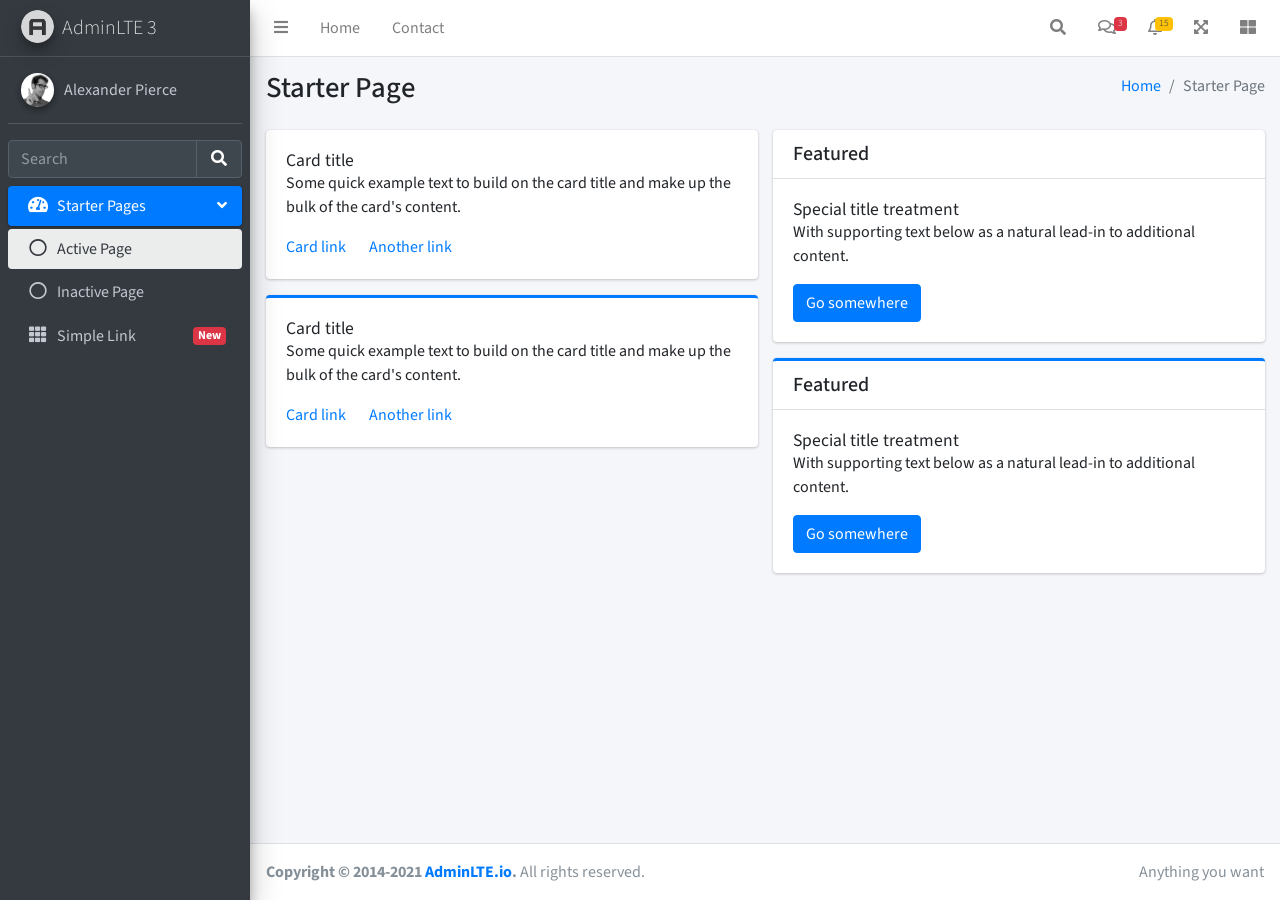
<file: myadmin/starter.html>
<!DOCTYPE html>
<!--
This is a starter template page. Use this page to start your new project from
scratch. This page gets rid of all links and provides the needed markup only.
-->
<html lang="en">
<head>
  <meta charset="utf-8">
  <meta name="viewport" content="width=device-width, initial-scale=1">
  <title>AdminLTE 3 | Starter</title>

  <!-- Google Font: Source Sans Pro -->
  <link rel="stylesheet" href="https://fonts.googleapis.com/css?family=Source+Sans+Pro:300,400,400i,700&display=fallback">
  <!-- Font Awesome Icons -->
  <link rel="stylesheet" href="plugins/fontawesome-free/css/all.min.css">
  <!-- Theme style -->
  <link rel="stylesheet" href="dist/css/adminlte.min.css">
</head>
<body class="hold-transition sidebar-mini">
<div class="wrapper">

  <!-- Navbar -->
  <nav class="main-header navbar navbar-expand navbar-white navbar-light">
    <!-- Left navbar links -->
    <ul class="navbar-nav">
      <li class="nav-item">
        <a class="nav-link" data-widget="pushmenu" href="#" role="button"><i class="fas fa-bars"></i></a>
      </li>
      <li class="nav-item d-none d-sm-inline-block">
        <a href="index3.html" class="nav-link">Home</a>
      </li>
      <li class="nav-item d-none d-sm-inline-block">
        <a href="#" class="nav-link">Contact</a>
      </li>
    </ul>

    <!-- Right navbar links -->
    <ul class="navbar-nav ml-auto">
      <!-- Navbar Search -->
      <li class="nav-item">
        <a class="nav-link" data-widget="navbar-search" href="#" role="button">
          <i class="fas fa-search"></i>
        </a>
        <div class="navbar-search-block">
          <form class="form-inline">
            <div class="input-group input-group-sm">
              <input class="form-control form-control-navbar" type="search" placeholder="Search" aria-label="Search">
              <div class="input-group-append">
                <button class="btn btn-navbar" type="submit">
                  <i class="fas fa-search"></i>
                </button>
                <button class="btn btn-navbar" type="button" data-widget="navbar-search">
                  <i class="fas fa-times"></i>
                </button>
              </div>
            </div>
          </form>
        </div>
      </li>

      <!-- Messages Dropdown Menu -->
      <li class="nav-item dropdown">
        <a class="nav-link" data-toggle="dropdown" href="#">
          <i class="far fa-comments"></i>
          <span class="badge badge-danger navbar-badge">3</span>
        </a>
        <div class="dropdown-menu dropdown-menu-lg dropdown-menu-right">
          <a href="#" class="dropdown-item">
            <!-- Message Start -->
            <div class="media">
              <img src="dist/img/user1-128x128.jpg" alt="User Avatar" class="img-size-50 mr-3 img-circle">
              <div class="media-body">
                <h3 class="dropdown-item-title">
                  Brad Diesel
                  <span class="float-right text-sm text-danger"><i class="fas fa-star"></i></span>
                </h3>
                <p class="text-sm">Call me whenever you can...</p>
                <p class="text-sm text-muted"><i class="far fa-clock mr-1"></i> 4 Hours Ago</p>
              </div>
            </div>
            <!-- Message End -->
          </a>
          <div class="dropdown-divider"></div>
          <a href="#" class="dropdown-item">
            <!-- Message Start -->
            <div class="media">
              <img src="dist/img/user8-128x128.jpg" alt="User Avatar" class="img-size-50 img-circle mr-3">
              <div class="media-body">
                <h3 class="dropdown-item-title">
                  John Pierce
                  <span class="float-right text-sm text-muted"><i class="fas fa-star"></i></span>
                </h3>
                <p class="text-sm">I got your message bro</p>
                <p class="text-sm text-muted"><i class="far fa-clock mr-1"></i> 4 Hours Ago</p>
              </div>
            </div>
            <!-- Message End -->
          </a>
          <div class="dropdown-divider"></div>
          <a href="#" class="dropdown-item">
            <!-- Message Start -->
            <div class="media">
              <img src="dist/img/user3-128x128.jpg" alt="User Avatar" class="img-size-50 img-circle mr-3">
              <div class="media-body">
                <h3 class="dropdown-item-title">
                  Nora Silvester
                  <span class="float-right text-sm text-warning"><i class="fas fa-star"></i></span>
                </h3>
                <p class="text-sm">The subject goes here</p>
                <p class="text-sm text-muted"><i class="far fa-clock mr-1"></i> 4 Hours Ago</p>
              </div>
            </div>
            <!-- Message End -->
          </a>
          <div class="dropdown-divider"></div>
          <a href="#" class="dropdown-item dropdown-footer">See All Messages</a>
        </div>
      </li>
      <!-- Notifications Dropdown Menu -->
      <li class="nav-item dropdown">
        <a class="nav-link" data-toggle="dropdown" href="#">
          <i class="far fa-bell"></i>
          <span class="badge badge-warning navbar-badge">15</span>
        </a>
        <div class="dropdown-menu dropdown-menu-lg dropdown-menu-right">
          <span class="dropdown-header">15 Notifications</span>
          <div class="dropdown-divider"></div>
          <a href="#" class="dropdown-item">
            <i class="fas fa-envelope mr-2"></i> 4 new messages
            <span class="float-right text-muted text-sm">3 mins</span>
          </a>
          <div class="dropdown-divider"></div>
          <a href="#" class="dropdown-item">
            <i class="fas fa-users mr-2"></i> 8 friend requests
            <span class="float-right text-muted text-sm">12 hours</span>
          </a>
          <div class="dropdown-divider"></div>
          <a href="#" class="dropdown-item">
            <i class="fas fa-file mr-2"></i> 3 new reports
            <span class="float-right text-muted text-sm">2 days</span>
          </a>
          <div class="dropdown-divider"></div>
          <a href="#" class="dropdown-item dropdown-footer">See All Notifications</a>
        </div>
      </li>
      <li class="nav-item">
        <a class="nav-link" data-widget="fullscreen" href="#" role="button">
          <i class="fas fa-expand-arrows-alt"></i>
        </a>
      </li>
      <li class="nav-item">
        <a class="nav-link" data-widget="control-sidebar" data-slide="true" href="#" role="button">
          <i class="fas fa-th-large"></i>
        </a>
      </li>
    </ul>
  </nav>
  <!-- /.navbar -->

  <!-- Main Sidebar Container -->
  <aside class="main-sidebar sidebar-dark-primary elevation-4">
    <!-- Brand Logo -->
    <a href="index3.html" class="brand-link">
      <img src="dist/img/AdminLTELogo.png" alt="AdminLTE Logo" class="brand-image img-circle elevation-3" style="opacity: .8">
      <span class="brand-text font-weight-light">AdminLTE 3</span>
    </a>

    <!-- Sidebar -->
    <div class="sidebar">
      <!-- Sidebar user panel (optional) -->
      <div class="user-panel mt-3 pb-3 mb-3 d-flex">
        <div class="image">
          <img src="dist/img/user2-160x160.jpg" class="img-circle elevation-2" alt="User Image">
        </div>
        <div class="info">
          <a href="#" class="d-block">Alexander Pierce</a>
        </div>
      </div>

      <!-- SidebarSearch Form -->
      <div class="form-inline">
        <div class="input-group" data-widget="sidebar-search">
          <input class="form-control form-control-sidebar" type="search" placeholder="Search" aria-label="Search">
          <div class="input-group-append">
            <button class="btn btn-sidebar">
              <i class="fas fa-search fa-fw"></i>
            </button>
          </div>
        </div>
      </div>

      <!-- Sidebar Menu -->
      <nav class="mt-2">
        <ul class="nav nav-pills nav-sidebar flex-column" data-widget="treeview" role="menu" data-accordion="false">
          <!-- Add icons to the links using the .nav-icon class
               with font-awesome or any other icon font library -->
          <li class="nav-item menu-open">
            <a href="#" class="nav-link active">
              <i class="nav-icon fas fa-tachometer-alt"></i>
              <p>
                Starter Pages
                <i class="right fas fa-angle-left"></i>
              </p>
            </a>
            <ul class="nav nav-treeview">
              <li class="nav-item">
                <a href="#" class="nav-link active">
                  <i class="far fa-circle nav-icon"></i>
                  <p>Active Page</p>
                </a>
              </li>
              <li class="nav-item">
                <a href="#" class="nav-link">
                  <i class="far fa-circle nav-icon"></i>
                  <p>Inactive Page</p>
                </a>
              </li>
            </ul>
          </li>
          <li class="nav-item">
            <a href="#" class="nav-link">
              <i class="nav-icon fas fa-th"></i>
              <p>
                Simple Link
                <span class="right badge badge-danger">New</span>
              </p>
            </a>
          </li>
        </ul>
      </nav>
      <!-- /.sidebar-menu -->
    </div>
    <!-- /.sidebar -->
  </aside>

  <!-- Content Wrapper. Contains page content -->
  <div class="content-wrapper">
    <!-- Content Header (Page header) -->
    <div class="content-header">
      <div class="container-fluid">
        <div class="row mb-2">
          <div class="col-sm-6">
            <h1 class="m-0">Starter Page</h1>
          </div><!-- /.col -->
          <div class="col-sm-6">
            <ol class="breadcrumb float-sm-right">
              <li class="breadcrumb-item"><a href="#">Home</a></li>
              <li class="breadcrumb-item active">Starter Page</li>
            </ol>
          </div><!-- /.col -->
        </div><!-- /.row -->
      </div><!-- /.container-fluid -->
    </div>
    <!-- /.content-header -->

    <!-- Main content -->
    <div class="content">
      <div class="container-fluid">
        <div class="row">
          <div class="col-lg-6">
            <div class="card">
              <div class="card-body">
                <h5 class="card-title">Card title</h5>

                <p class="card-text">
                  Some quick example text to build on the card title and make up the bulk of the card's
                  content.
                </p>

                <a href="#" class="card-link">Card link</a>
                <a href="#" class="card-link">Another link</a>
              </div>
            </div>

            <div class="card card-primary card-outline">
              <div class="card-body">
                <h5 class="card-title">Card title</h5>

                <p class="card-text">
                  Some quick example text to build on the card title and make up the bulk of the card's
                  content.
                </p>
                <a href="#" class="card-link">Card link</a>
                <a href="#" class="card-link">Another link</a>
              </div>
            </div><!-- /.card -->
          </div>
          <!-- /.col-md-6 -->
          <div class="col-lg-6">
            <div class="card">
              <div class="card-header">
                <h5 class="m-0">Featured</h5>
              </div>
              <div class="card-body">
                <h6 class="card-title">Special title treatment</h6>

                <p class="card-text">With supporting text below as a natural lead-in to additional content.</p>
                <a href="#" class="btn btn-primary">Go somewhere</a>
              </div>
            </div>

            <div class="card card-primary card-outline">
              <div class="card-header">
                <h5 class="m-0">Featured</h5>
              </div>
              <div class="card-body">
                <h6 class="card-title">Special title treatment</h6>

                <p class="card-text">With supporting text below as a natural lead-in to additional content.</p>
                <a href="#" class="btn btn-primary">Go somewhere</a>
              </div>
            </div>
          </div>
          <!-- /.col-md-6 -->
        </div>
        <!-- /.row -->
      </div><!-- /.container-fluid -->
    </div>
    <!-- /.content -->
  </div>
  <!-- /.content-wrapper -->

  <!-- Control Sidebar -->
  <aside class="control-sidebar control-sidebar-dark">
    <!-- Control sidebar content goes here -->
    <div class="p-3">
      <h5>Title</h5>
      <p>Sidebar content</p>
    </div>
  </aside>
  <!-- /.control-sidebar -->

  <!-- Main Footer -->
  <footer class="main-footer">
    <!-- To the right -->
    <div class="float-right d-none d-sm-inline">
      Anything you want
    </div>
    <!-- Default to the left -->
    <strong>Copyright &copy; 2014-2021 <a href="https://adminlte.io">AdminLTE.io</a>.</strong> All rights reserved.
  </footer>
</div>
<!-- ./wrapper -->

<!-- REQUIRED SCRIPTS -->

<!-- jQuery -->
<script src="plugins/jquery/jquery.min.js"></script>
<!-- Bootstrap 4 -->
<script src="plugins/bootstrap/js/bootstrap.bundle.min.js"></script>
<!-- AdminLTE App -->
<script src="dist/js/adminlte.min.js"></script>
</body>
</html>
</file>
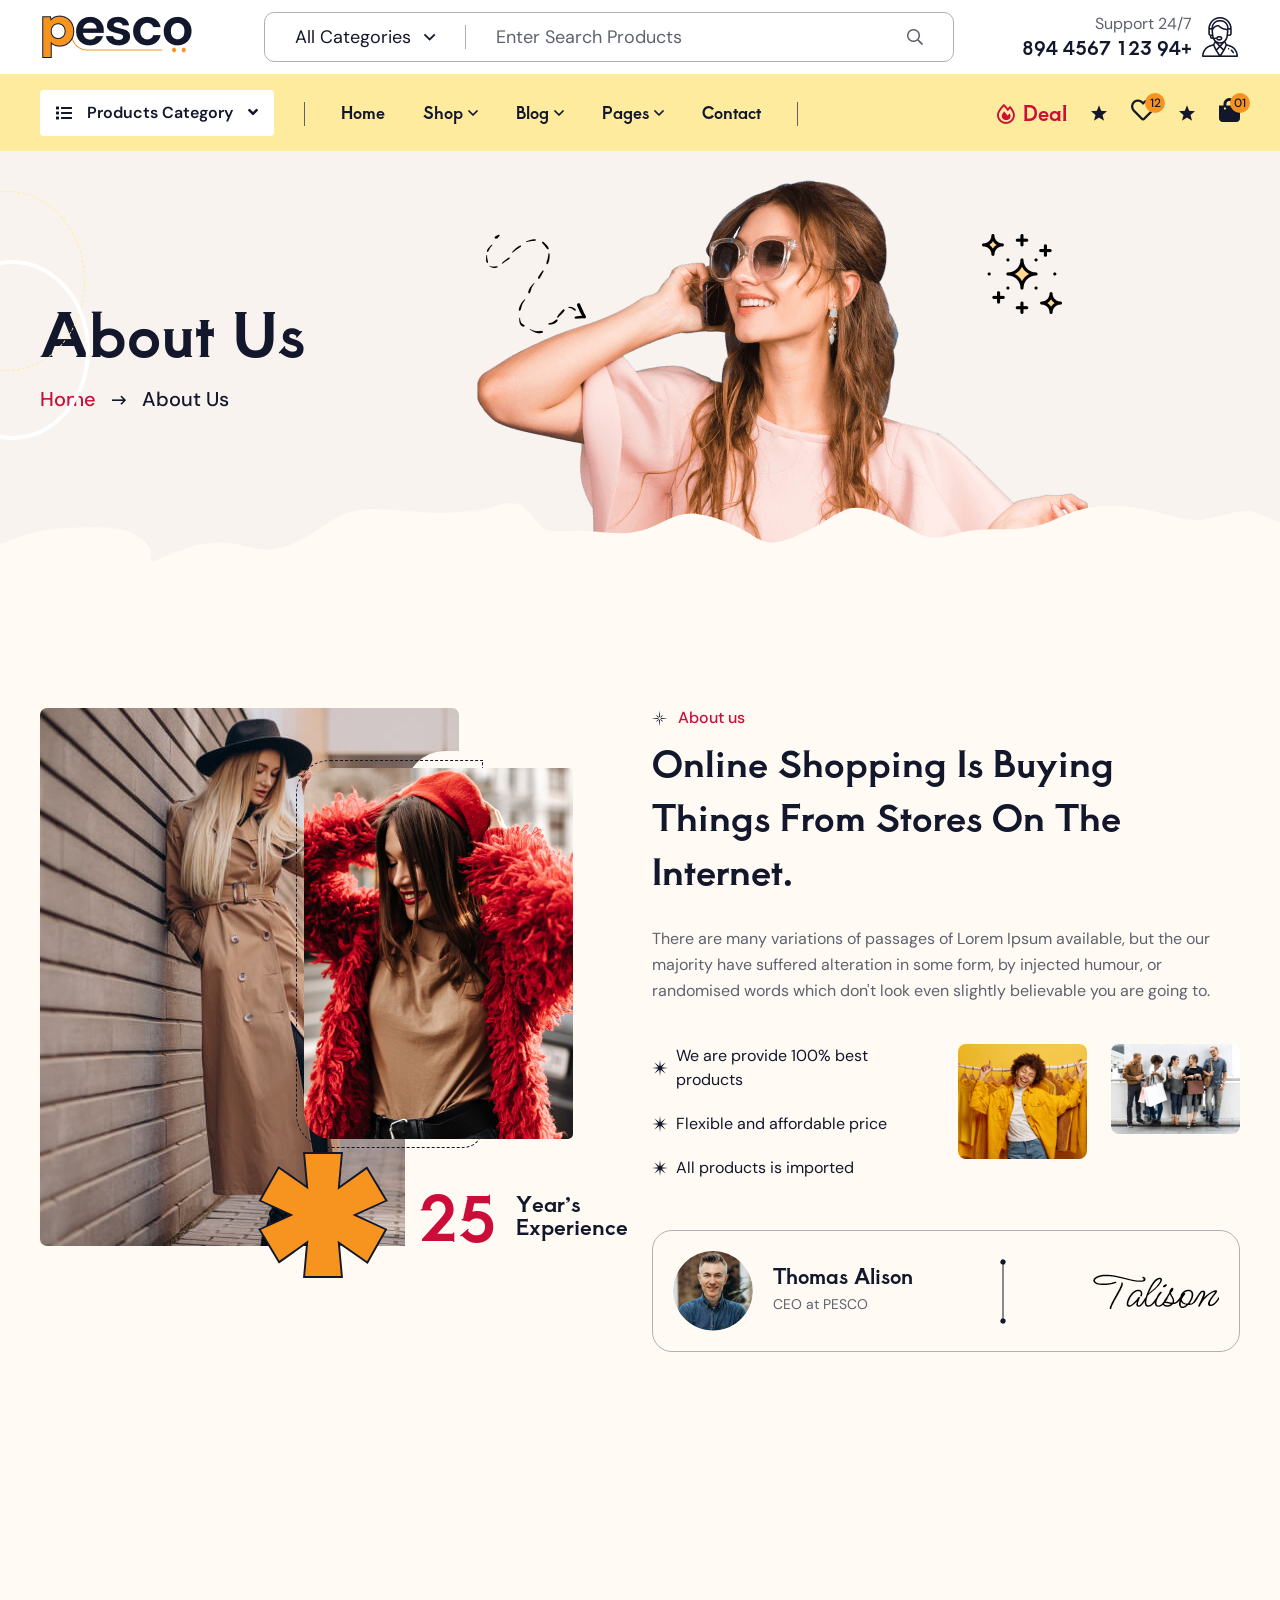
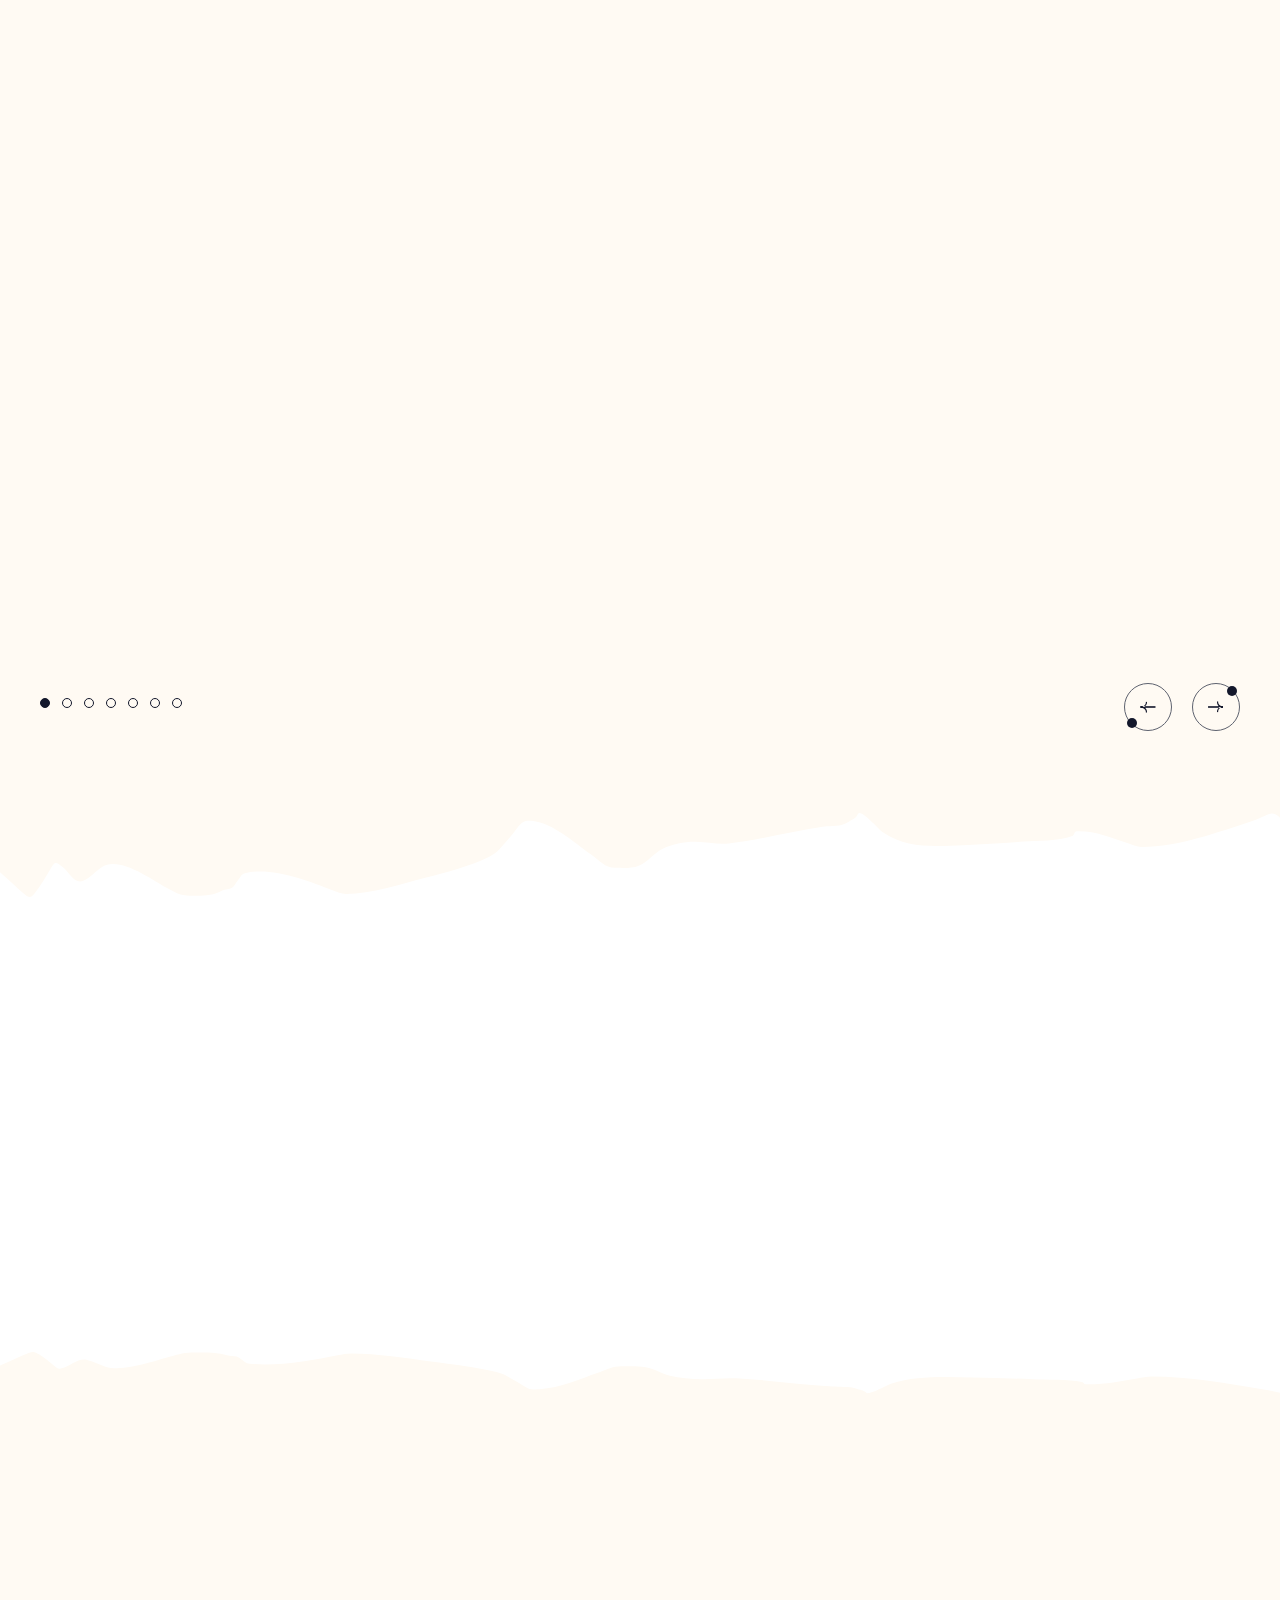
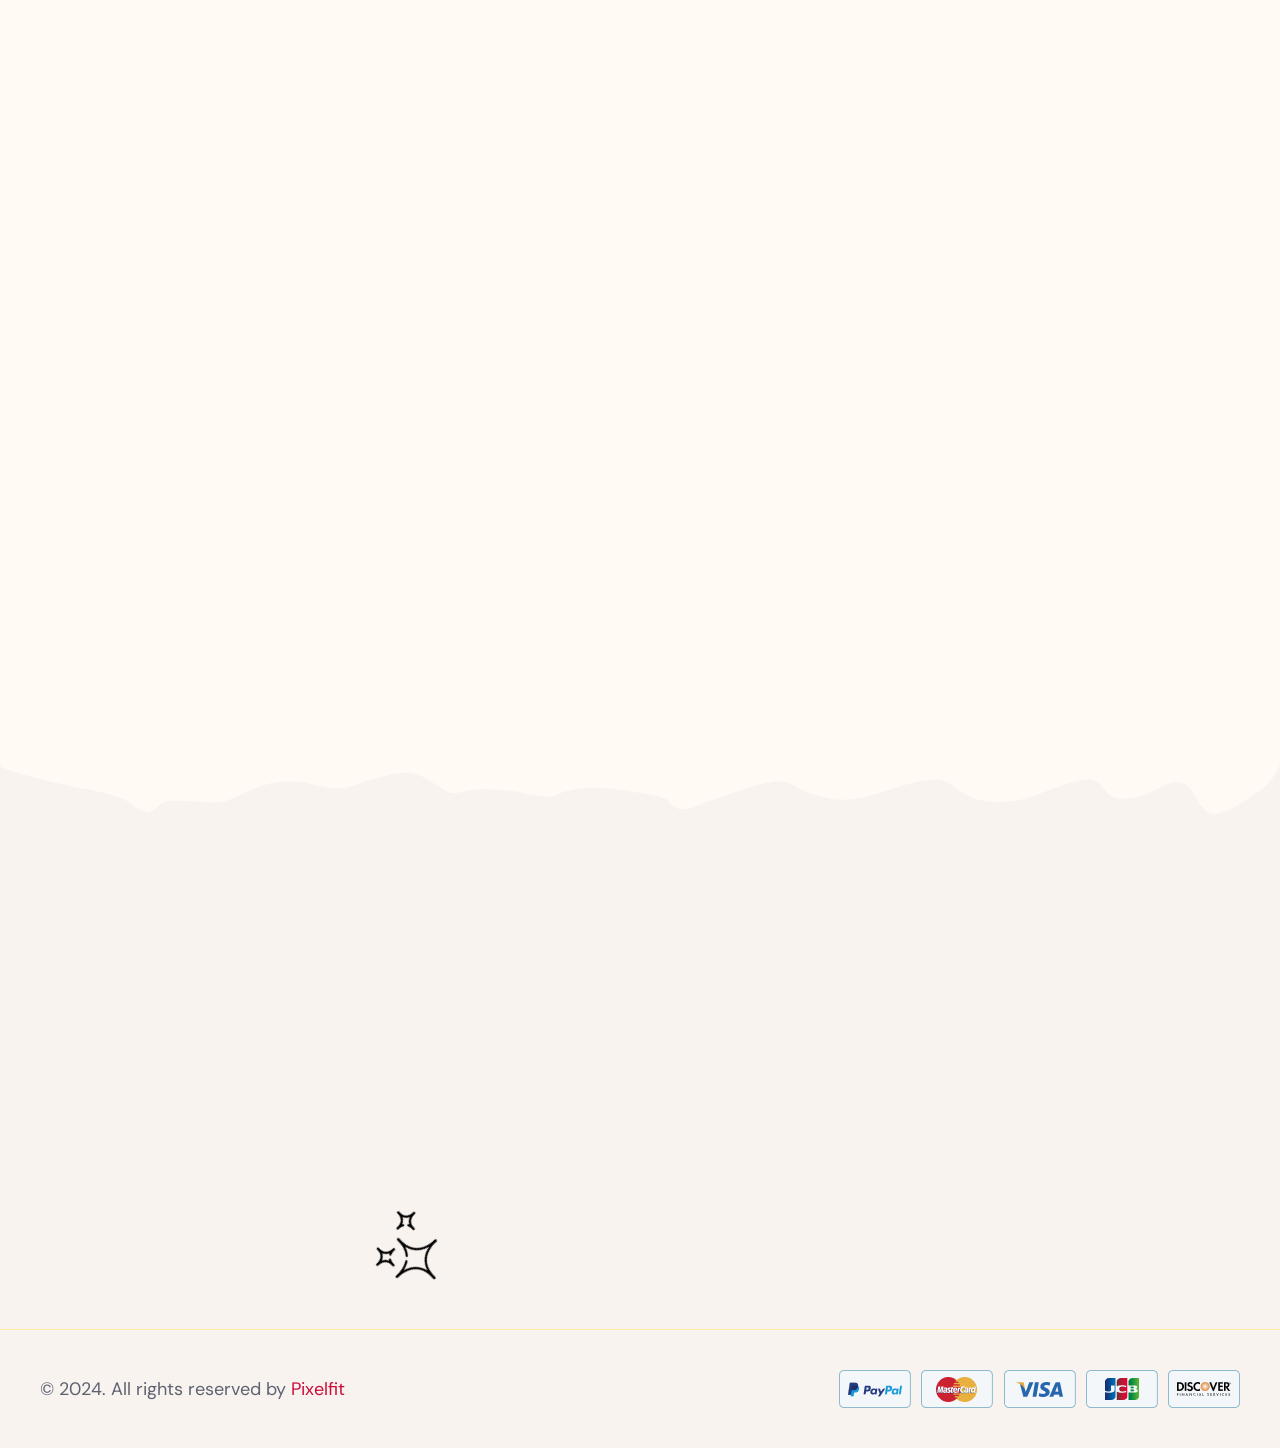
<file: pesco/about-us.html>
<!DOCTYPE html>
<html lang="zxx">

<!-- Mirrored from html.pixelfit.agency/pesco/about-us.html by HTTrack Website Copier/3.x [XR&CO'2014], Tue, 10 Dec 2024 05:24:41 GMT -->

<head>
    <!--====== Required meta tags ======-->
    <meta charset="utf-8">
    <meta http-equiv="x-ua-compatible" content="ie=edge">
    <meta name="description" content="fast food, burger, pizza">
    <meta name="viewport" content="width=device-width, initial-scale=1, shrink-to-fit=no">
    <!--====== Title ======-->
    <title>Pesco - eCommerce HTML Template</title>
    <!--====== Favicon Icon ======-->
    <link rel="shortcut icon" href="assets/images/favicon.png" type="image/png">
    <!--====== Google Fonts ======-->
    <link href="https://fonts.googleapis.com/css2?family=Aoboshi+One&amp;family=DM+Sans:ital,opsz,wght@0,9..40,100..1000;1,9..40,100..1000&amp;display=swap" rel="stylesheet">
    <!--====== Flaticon css ======-->
    <link rel="stylesheet" href="assets/fonts/flaticon/flaticon_pesco.css">
    <!--====== FontAwesome css ======-->
    <link rel="stylesheet" href="assets/fonts/fontawesome/css/all.min.css">
    <!--====== Bootstrap css ======-->
    <link rel="stylesheet" href="assets/vendor/bootstrap/css/bootstrap.min.css">
    <!--====== Slick-popup css ======-->
    <link rel="stylesheet" href="assets/vendor/slick/slick.css">
    <!--====== Nice Select css ======-->
    <link rel="stylesheet" href="assets/vendor/nice-select/css/nice-select.css">
    <!--====== Magnific-popup css ======-->
    <link rel="stylesheet" href="assets/vendor/magnific-popup/dist/magnific-popup.css">
    <!--====== Jquery UI css ======-->
    <link rel="stylesheet" href="assets/vendor/jquery-ui/jquery-ui.min.css">
    <!--====== Animate css ======-->
    <link rel="stylesheet" href="assets/vendor/aos/aos.css">
    <!--====== Default css ======-->
    <link rel="stylesheet" href="assets/css/default.css">
    <!--====== Style css ======-->
    <link rel="stylesheet" href="assets/css/style.css">
</head>

<body>
    <!--====== Preloader ======-->
    <div class="preloader">
        <div class="loader">
            <img src="assets/images/loader.gif" alt="Loader">
        </div>
    </div>
    <!--====== Start Overlay ======-->
    <div class="offcanvas__overlay"></div>
    <!--====== Start Sidemenu-wrapper-cart Area ======-->
    <div class="sidemenu-wrapper-cart">
        <div class="sidemenu-content">
            <div class="widget widget-shopping-cart">
                <h4>My cart</h4>
                <div class="sidemenu-cart-close"><i class="far fa-times"></i></div>
                <div class="widget-shopping-cart-content">
                    <ul class="pesco-mini-cart-list">
                        <li class="sidebar-cart-item">
                            <a href="#" class="remove-cart"><i class="far fa-trash-alt"></i></a>
                            <a href="#">
                                <img src="assets/images/products/cart-1.jpg" alt="cart image"> leggings with mesh panels
                            </a>
                            <span class="quantity">1 × <span><span class="currency">$</span>940.00</span>
                            </span>
                        </li>
                        <li class="sidebar-cart-item">
                            <a href="#" class="remove-cart"><i class="far fa-trash-alt"></i></a>
                            <a href="#">
                                <img src="assets/images/products/cart-2.jpg" alt="cart image"> Summer dress with belt
                            </a>
                            <span class="quantity">1 × <span><span class="currency">$</span>940.00</span>
                            </span>
                        </li>
                        <li class="sidebar-cart-item">
                            <a href="#" class="remove-cart"><i class="far fa-trash-alt"></i></a>
                            <a href="#">
                                <img src="assets/images/products/cart-3.jpg" alt="cart image"> Floral print sundress
                            </a>
                            <span class="quantity">1 × <span><span class="currency">$</span>940.00</span>
                            </span>
                        </li>
                        <li class="sidebar-cart-item">
                            <a href="#" class="remove-cart"><i class="far fa-trash-alt"></i></a>
                            <a href="#">
                                <img src="assets/images/products/cart-4.jpg" alt="cart image"> Sheath Gown Red Colors
                            </a>
                            <span class="quantity">1 × <span><span class="currency">$</span>940.00</span>
                            </span>
                        </li>
                    </ul>
                    <div class="cart-mini-total">
                        <div class="cart-total">
                            <span><strong>Subtotal:</strong></span> <span class="amount">1 × <span><span class="currency">$</span>940.00</span>
                            </span>
                        </div>
                    </div>
                    <div class="cart-button-box">
                        <a href="checkout.html" class="theme-btn style-one">Proceed to checkout</a>
                    </div>
                </div>
            </div>
        </div>
    </div>
    <!--====== End Sidemenu-wrapper-cart Area ======-->
    <!--====== Start Header Section ======-->
    <header class="header-area">
        <!--===  Search Header Main  ===-->
        <div class="search-header-main">
            <div class="container">
                <!--===  Search Header Inner  ===-->
                <div class="search-header-inner">
                    <!--=== Site Branding  ===-->
                    <div class="site-branding">
                        <a href="index.html" class="brand-logo"><img src="assets/images/logo/logo-main.png" alt="Logo"></a>
                    </div>
                    <!--===  Product Search Category  ===-->
                    <div class="product-search-category">
                        <form action="#">
                            <select class="wide">
                                    <option>All Categories</option>
                                    <option>Man Shirts</option>
                                    <option>Denim Jeans</option>
                                    <option>Casual Suit</option>
                                    <option>Summer Dress</option>
                                    <option>Sweaters</option>
                                    <option>Jackets</option>
                                </select>
                            <div class="form-group">
                                <input type="text" placeholder="Enter Search Products" />
                                <button class="search-btn"><i class="far fa-search"></i></button>
                            </div>
                        </form>
                    </div>
                    <!--===  Hotline Support  ===-->
                    <div class="hotline-support item-rtl">
                        <div class="icon">
                            <i class="flaticon-support"></i>
                        </div>
                        <div class="info">
                            <span>24/7 Support</span>
                            <h5><a href="tel:+941234567894">+94 123 4567 894</a></h5>
                        </div>
                    </div>
                </div>
            </div>
        </div>
        <!--===  Header Navigation  ===-->
        <div class="header-navigation style-one">
            <div class="container">
                <!--=== Primary Menu ===-->
                <div class="primary-menu">
                    <div class="site-branding d-lg-none d-block">
                        <a href="index.html" class="brand-logo"><img src="assets/images/logo/logo-main.png" alt="Logo"></a>
                    </div>
                    <!--=== Nav Inner Menu ===-->
                    <div class="nav-inner-menu">
                        <!--=== Main Category ===-->
                        <div class="main-categories-wrap d-none d-lg-block">
                            <a class="categories-btn-active" href="#">
                                <span class="fas fa-list"></span><span class="text">Products Category<i class="fas fa-angle-down"></i></span></i>
                            </a>
                            <div class="categories-dropdown-wrap categories-dropdown-active">
                                <div class="categori-dropdown-item">
                                    <ul>
                                        <li>
                                            <a href="shops.html"> <img src="assets/images/icon/shirt.png" alt="Shirts">Man Shirts</a>
                                        </li>
                                        <li>
                                            <a href="shops.html"> <img src="assets/images/icon/denim.png" alt="Jeans">Denim Jeans</a>
                                        </li>
                                        <li>
                                            <a href="shops.html"> <img src="assets/images/icon/suit.png" alt="Suit">Casual Suit</a>
                                        </li>
                                        <li>
                                            <a href="shops.html"> <img src="assets/images/icon/dress.png" alt="Dress">Summer Dress</a>
                                        </li>
                                        <li>
                                            <a href="shops.html"> <img src="assets/images/icon/sweaters.png" alt="Sweaters">Sweaters</a>
                                        </li>
                                    </ul>
                                </div>
                                <div class="more_slide_open">
                                    <div class="categori-dropdown-item">
                                        <ul>
                                            <li>
                                                <a href="#"><img src="assets/images/icon/jacket.png" alt="Jackets">Jackets</a>
                                            </li>
                                        </ul>
                                    </div>
                                </div>
                                <div class="more_categories"><span class="icon"></span> <span>Show more...</span></div>
                            </div>
                        </div>
                        <!--=== Pesco Nav Main ===-->
                        <div class="pesco-nav-main">
                            <!--=== Pesco Nav Menu ===-->
                            <div class="pesco-nav-menu">
                                <!--=== Responsive Menu Search ===-->
                                <div class="nav-search mb-40 d-block d-lg-none">
                                    <div class="form-group">
                                        <input type="search" class="form_control" placeholder="Search Here" name="search">
                                        <button class="search-btn"><i class="far fa-search"></i></button>
                                    </div>
                                </div>
                                <!--=== Responsive Menu Tab ===-->
                                <div class="pesco-tabs style-three d-block d-lg-none">
                                    <ul class="nav nav-tabs mb-30">
                                        <li>
                                            <button class="nav-link active" data-bs-toggle="tab" data-bs-target="#nav1">Menu</button>
                                        </li>
                                        <li>
                                            <button class="nav-link" data-bs-toggle="tab" data-bs-target="#nav2">Category</button>
                                        </li>
                                    </ul>
                                    <div class="tab-content">
                                        <div class="tab-pane fade show active" id="nav1">
                                            <nav class="main-menu">
                                                <ul>
                                                    <li class="menu-item has-children"><a href="#">Home</a>

                                                    </li>
                                                    <li class="menu-item has-children"><a href="#">Shop</a>
                                                        <ul class="sub-menu">
                                                            <li><a href="shops.html">Our Shop</a></li>
                                                            <li><a href="shop-details.html">Product Details</a></li>
                                                            <li><a href="cart.html">Cart</a></li>
                                                            <li><a href="checkout.html">Checkout</a></li>
                                                            <li><a href="wishlists.html">Wishlist</a></li>
                                                        </ul>
                                                    </li>
                                                    <li class="menu-item has-children"><a href="#">Blog</a>
                                                        <ul class="sub-menu">
                                                            <li><a href="blogs.html">Our Blog</a></li>
                                                            <li><a href="blog-details.html">Blog Details</a></li>
                                                        </ul>
                                                    </li>
                                                    <li class="menu-item has-children"><a href="#">Pages</a>
                                                        <ul class="sub-menu">
                                                            <li><a href="about-us.html">About Us</a></li>
                                                            <li><a href="faq.html">Faqs</a></li>
                                                        </ul>
                                                    </li>
                                                    <li class="menu-item"><a href="contact.html">Contact</a></li>
                                                </ul>
                                            </nav>
                                        </div>
                                        <div class="tab-pane fade" id="nav2">
                                            <div class="categori-dropdown-item">
                                                <ul>
                                                    <li>
                                                        <a href="shops.html"> <img src="assets/images/icon/shirt.png" alt="Shirts">Man Shirts</a>
                                                    </li>
                                                    <li>
                                                        <a href="shops.html"> <img src="assets/images/icon/denim.png" alt="Jeans">Denim Jeans</a>
                                                    </li>
                                                    <li>
                                                        <a href="shops.html"> <img src="assets/images/icon/suit.png" alt="Suit">Casual Suit</a>
                                                    </li>
                                                    <li>
                                                        <a href="shops.html"> <img src="assets/images/icon/dress.png" alt="Dress">Summer Dress</a>
                                                    </li>
                                                    <li>
                                                        <a href="shops.html"> <img src="assets/images/icon/sweaters.png" alt="Sweaters">Sweaters</a>
                                                    </li>
                                                </ul>
                                            </div>
                                        </div>
                                    </div>
                                </div>
                                <!--===  Hotline Support  ===-->
                                <div class="hotline-support d-flex d-lg-none mt-30">
                                    <div class="icon">
                                        <i class="flaticon-support"></i>
                                    </div>
                                    <div class="info">
                                        <span>24/7 Support</span>
                                        <h5><a href="tel:+941234567894">+94 123 4567 894</a></h5>
                                    </div>
                                </div>
                                <!--=== Main Menu ===-->
                                <nav class="main-menu d-none d-lg-block">
                                    <ul>
                                        <li class="menu-item has-children"><a href="#">Home</a>

                                        </li>
                                        <li class="menu-item has-children"><a href="#">Shop</a>
                                            <ul class="sub-menu">
                                                <li><a href="shops.html">Our Shop</a></li>
                                                <li><a href="shop-details.html">Product Details</a></li>
                                                <li><a href="cart.html">Cart</a></li>
                                                <li><a href="checkout.html">Checkout</a></li>
                                                <li><a href="wishlists.html">Wishlist</a></li>
                                            </ul>
                                        </li>
                                        <li class="menu-item has-children"><a href="#">Blog</a>
                                            <ul class="sub-menu">
                                                <li><a href="blogs.html">Our Blog</a></li>
                                                <li><a href="blog-details.html">Blog Details</a></li>
                                            </ul>
                                        </li>
                                        <li class="menu-item has-children"><a href="#">Pages</a>
                                            <ul class="sub-menu">
                                                <li><a href="about-us.html">About Us</a></li>
                                                <li><a href="faq.html">Faqs</a></li>
                                            </ul>
                                        </li>
                                        <li class="menu-item"><a href="contact.html">Contact</a></li>
                                    </ul>
                                </nav>
                            </div>
                        </div>
                    </div>
                    <!--=== Nav Right Item ===-->
                    <div class="nav-right-item style-one">
                        <ul>
                            <li>
                                <div class="deals d-lg-block d-none"><i class="far fa-fire-alt"></i>Deal</div>
                            </li>
                            <li>
                                <div class="wishlist-btn d-lg-block d-none"><i class="far fa-heart"></i><span class="pro-count">12</span></div>
                            </li>
                            <li>
                                <div class="cart-button d-flex align-items-center">
                                    <div class="icon">
                                        <i class="fas fa-shopping-bag"></i><span class="pro-count">01</span>
                                    </div>
                                </div>
                            </li>
                        </ul>
                        <div class="navbar-toggler d-block d-lg-none">
                            <span></span>
                            <span></span>
                            <span></span>
                        </div>
                    </div>
                </div>
            </div>
        </div>
    </header>
    <!--====== End Header Section ======-->
    <!--====== Main Bg  ======-->
    <main class="main-bg">
        <!--====== Start Page Banner Section ======-->
        <section class="page-banner">
            <div class="page-banner-wrapper p-r z-1">
                <svg class="lineanm" viewBox="0 0 1920 347" fill="none" xmlns="http://www.w3.org/2000/svg">
                        <path class="line" d="M-39 345.187C70 308.353 397.628 293.477 436 145.186C490 -63.5 572 -57.8156 688 255.186C757.071 441.559 989.5 -121.315 1389 98.6856C1708.6 274.686 1940.33 156.519 1964.5 98.6856" stroke="white" stroke-width="3" stroke-dasharray="2 2"/>
                    </svg>
                <div class="page-image"><img src="assets/images/bg/page-img-1.png" alt="image"></div>
                <svg class="page-svg" xmlns="http://www.w3.org/2000/svg">
                        <path d="M21.1742 33.0065C14.029 35.2507 7.5486 39.0636 0 40.7339V86H1937V64.9942C1933.1 60.1623 1912.65 65.1777 1904.51 62.6581C1894.22 59.4678 1884.93 55.0079 1873.77 52.7742C1861.2 50.2585 1823.41 36.3854 1811.99 39.9252C1805.05 42.0727 1796.94 37.6189 1789.36 36.6007C1769.18 33.8879 1747.19 31.1848 1726.71 29.7718C1703.81 28.1919 1678.28 27.0012 1657.53 34.4442C1636.45 42.005 1606.07 60.856 1579.5 55.9191C1561.6 52.5906 1543.41 47.0959 1528.45 56.9075C1510.85 68.4592 1485.74 74.2518 1460.44 76.136C1432.32 78.2297 1408.53 70.6879 1384.73 62.2987C1339.52 46.361 1298.19 27.1677 1255.08 9.28534C1242.58 4.10111 1214.68 15.4762 1200.55 16.6533C1189.77 17.5509 1181.74 15.4508 1172.12 12.8795C1152.74 7.70033 1133.23 2.88525 1111.79 2.63621C1088.85 2.36971 1073.94 7.88289 1056.53 15.8446C1040.01 23.3996 1027.48 26.1777 1007.8 26.1777C993.757 26.1777 975.854 25.6887 962.844 28.9632C941.935 34.2258 932.059 38.7874 914.839 28.6037C901.654 20.8061 866.261 -2.56499 844.356 7.12886C831.264 12.9222 820.932 21.5146 807.663 27.5255C798.74 31.5679 779.299 42.0561 766.33 39.1166C758.156 37.2637 751.815 31.6349 745.591 28.2443C730.967 20.2774 715.218 13.2948 695.846 10.723C676.168 8.11038 658.554 23.1787 641.606 27.4357C617.564 33.4742 602.283 27.7951 579.244 27.7951C568.142 27.7951 548.414 30.4002 541.681 23.6618C535.297 17.2722 530.162 9.74921 523.263 3.71444C517.855 -1.01577 505.798 -0.852017 498.318 2.09709C479.032 9.7007 453.07 10.0516 431.025 9.64475C407.556 9.21163 368.679 1.61612 346.618 10.3636C319.648 21.0575 291.717 53.8338 254.67 45.2266C236.134 40.9201 225.134 37.5813 204.78 40.7339C186.008 43.6415 171.665 50.7785 156.051 57.3567C146.567 61.3523 152.335 52.6281 151.12 47.9222C149.535 41.7853 139.994 34.5585 132.991 30.4008C120.206 22.8098 90.2848 24.3246 74.2546 24.6502C55.5552 25.0301 37.9201 27.747 21.1742 33.0065Z" fill="#FFFAF3"/>
                    </svg>
                <div class="shape shape-one"><span></span></div>
                <div class="shape shape-two"><span></span></div>
                <div class="shape shape-three"><span><img src="assets/images/shape/curved-arrow.png" alt=""></span></div>
                <div class="shape shape-four"><span><img src="assets/images/shape/stars.png" alt=""></span></div>
                <div class="container">
                    <div class="row">
                        <div class="col-lg-6">
                            <div class="page-banner-content">
                                <h1>About Us</h1>
                                <ul class="breadcrumb-link">
                                    <li><a href="index.html">Home</a></li>
                                    <li><i class="far fa-long-arrow-right"></i></li>
                                    <li class="active">About Us</li>
                                </ul>
                            </div>
                        </div>
                    </div>
                </div>
            </div>
        </section>
        <!--====== End Page Banner Section ======-->
        <!--====== Start About Us Section ======-->
        <section class="about-us-section pt-120">
            <div class="container">
                <div class="row">
                    <div class="col-xl-6">
                        <!--====== Section Image Box ======-->
                        <div class="section-image-box style-one mb-50" data-aos="fade-up" data-aos-delay="30" data-aos-duration="1000">
                            <div class="image-one">
                                <img src="assets/images/about/about-1.jpg" alt="About Image">
                                <div class="img-shape"></div>
                            </div>
                            <div class="image-two">
                                <img src="assets/images/about/about-2.jpg" alt="About Image">
                                <span class="line"></span>
                            </div>
                            <div class="experience-box">
                                <div class="icon">
                                    <img src="assets/images/about/star.svg" alt="Icon">
                                </div>
                                <div class="text">
                                    <div class="year">
                                        25
                                    </div>
                                    <div class="duration">
                                        Year’s <br> Experience
                                    </div>
                                </div>
                            </div>
                        </div>
                    </div>
                    <div class="col-xl-6">
                        <!--====== Section Content Box ======-->
                        <div class="section-content-box style-one" data-aos="fade-up" data-aos-delay="50" data-aos-duration="1200">
                            <div class="section-title mb-30">
                                <div class="sub-heading d-inline-flex align-items-center">
                                    <i class="flaticon-sparkler"></i>
                                    <span class="sub-title">About us</span>
                                </div>
                                <h2>Online shopping is buying things from stores on the internet.</h2>
                            </div>
                            <p>There are many variations of passages of Lorem Ipsum available, but the our majority have suffered alteration in some form, by injected humour, or randomised words which don't look even slightly believable you are going to.</p>
                            <div class="row">
                                <div class="col-sm-6">
                                    <ul class="list mb-25">
                                        <li><i class="flaticon-star-3"></i> We are provide 100% best products</li>
                                        <li><i class="flaticon-star-3"></i>Flexible and affordable price</li>
                                        <li><i class="flaticon-star-3"></i>All products is imported</li>
                                    </ul>
                                </div>
                                <div class="col-sm-6">
                                    <div class="row">
                                        <div class="col-6">
                                            <div class="thumbnail-img mb-25">
                                                <img src="assets/images/about/about-3.png" alt="thumbnail img">
                                            </div>
                                        </div>
                                        <div class="col-6">
                                            <div class="thumbnail-img mb-25">
                                                <img src="assets/images/about/about-4.png" alt="thumbnail img">
                                            </div>
                                        </div>
                                    </div>
                                </div>
                            </div>
                            <div class="content-wrap-box d-flex mt-25">
                                <div class="author-item">
                                    <div class="author-thumb">
                                        <img src="assets/images/testimonial/author-3.png" alt="author image">
                                    </div>
                                    <div class="author-info">
                                        <h5>Thomas Alison</h5>
                                        <span class="position">CEO at PESCO</span>
                                    </div>
                                </div>
                                <div class="divider">
                                    <img src="assets/images/about/divider.png" alt="divider">
                                </div>
                                <div class="signature">
                                    <img src="assets/images/about/signature.png" alt="divider">
                                </div>
                            </div>
                        </div>
                    </div>
                </div>
            </div>
        </section>
        <!--====== End About Us Section ======-->
        <!--====== Start Features Section ======-->
        <section class="features-section pt-80">
            <div class="container">
                <div class="row">
                    <div class="col-lg-12">
                        <!--=== Features Wrapper ===-->
                        <div class="features-wrapper" data-aos="fade-up" data-aos-delay="70" data-aos-duration="1400">
                            <!--=== Iconic Box Item ===-->
                            <div class="iconic-box-item icon-left-box mb-25">
                                <div class="icon">
                                    <i class="fas fa-shipping-fast"></i>
                                </div>
                                <div class="content">
                                    <h5>Free Shipping</h5>
                                    <p>You get your items delivered without any extra cost.</p>
                                </div>
                            </div>
                            <!--=== Divider ===-->
                            <div class="divider mb-25">
                                <img src="assets/images/divider.png" alt="divider">
                            </div>
                            <!--=== Iconic Box Item ===-->
                            <div class="iconic-box-item icon-left-box mb-25">
                                <div class="icon">
                                    <i class="fas fa-microphone"></i>
                                </div>
                                <div class="content">
                                    <h5>Great Support 24/7</h5>
                                    <p>Our customer support team is available around the clock </p>
                                </div>
                            </div>
                            <!--=== Divider ===-->
                            <div class="divider mb-25">
                                <img src="assets/images/divider.png" alt="divider">
                            </div>
                            <!--=== Iconic Box Item ===-->
                            <div class="iconic-box-item icon-left-box mb-25">
                                <div class="icon">
                                    <i class="far fa-handshake"></i>
                                </div>
                                <div class="content">
                                    <h5>Return Available</h5>
                                    <p>Making it easy to return any items if you're not satisfied.</p>
                                </div>
                            </div>
                            <!--=== Divider ===-->
                            <div class="divider mb-25">
                                <img src="assets/images/divider.png" alt="divider">
                            </div>
                            <!--=== Iconic Box Item ===-->
                            <div class="iconic-box-item icon-left-box mb-25">
                                <div class="icon">
                                    <i class="fas fa-sack-dollar"></i>
                                </div>
                                <div class="content">
                                    <h5>Secure Payment</h5>
                                    <p>Shop with confidence knowing that our secure payment</p>
                                </div>
                            </div>
                        </div>
                    </div>
                </div>
            </div>
        </section>
        <!--====== End Features Section ======-->
        <!--====== Start Team Section ======-->
        <section class="team-section pt-125 pb-60">
            <div class="container">
                <div class="row">
                    <div class="col-lg-12">
                        <!--=== Section Title  ===-->
                        <div class="section-title text-center mb-60" data-aos="fade-up" data-aos-delay="10" data-aos-duration="800">
                            <div class="sub-heading d-inline-flex align-items-center">
                                <i class="flaticon-sparkler"></i>
                                <span class="sub-title">Our Team</span>
                                <i class="flaticon-sparkler"></i>
                            </div>
                            <h2>Meet Management Team</h2>
                        </div>
                    </div>
                </div>
            </div>
            <div class="team-slider-one">
                <div class="team-item style-one" data-aos="fade-up" data-aos-delay="15" data-aos-duration="600">
                    <div class="member-info">
                        <h5>Davis Liam </h5>
                        <span class="position">Marketing Specialist</span>
                    </div>
                    <div class="member-img">
                        <img src="assets/images/team/team-1.jpg" alt="Team Image">
                        <div class="hover-content">
                            <ul class="social-link">
                                <li><a href="#"><i class="flaticon-facebook"></i></a></li>
                                <li><a href="#"><i class="flaticon-linkedin"></i></a></li>
                                <li><a href="#"><i class="flaticon-instagram"></i></a></li>
                                <li><a href="#"><i class="flaticon-twitter"></i></a></li>
                            </ul>
                        </div>
                    </div>
                </div>
                <div class="team-item style-one" data-aos="fade-up" data-aos-delay="20" data-aos-duration="800">
                    <div class="member-info">
                        <h5>Michael Davis</h5>
                        <span class="position">Digital Marketing Specialist</span>
                    </div>
                    <div class="member-img">
                        <img src="assets/images/team/team-2.jpg" alt="Team Image">
                        <div class="hover-content">
                            <ul class="social-link">
                                <li><a href="#"><i class="flaticon-facebook"></i></a></li>
                                <li><a href="#"><i class="flaticon-linkedin"></i></a></li>
                                <li><a href="#"><i class="flaticon-instagram"></i></a></li>
                                <li><a href="#"><i class="flaticon-twitter"></i></a></li>
                            </ul>
                        </div>
                    </div>
                </div>
                <div class="team-item style-one" data-aos="fade-up" data-aos-delay="25" data-aos-duration="1000">
                    <div class="member-info">
                        <h5>Sarah Jones</h5>
                        <span class="position">Product Manager</span>
                    </div>
                    <div class="member-img">
                        <img src="assets/images/team/team-3.jpg" alt="Team Image">
                        <div class="hover-content">
                            <ul class="social-link">
                                <li><a href="#"><i class="flaticon-facebook"></i></a></li>
                                <li><a href="#"><i class="flaticon-linkedin"></i></a></li>
                                <li><a href="#"><i class="flaticon-instagram"></i></a></li>
                                <li><a href="#"><i class="flaticon-twitter"></i></a></li>
                            </ul>
                        </div>
                    </div>
                </div>
                <div class="team-item style-one" data-aos="fade-up" data-aos-delay="30" data-aos-duration="1200">
                    <div class="member-info">
                        <h5>Emily Garcia</h5>
                        <span class="position">Digital Marketing Specialist</span>
                    </div>
                    <div class="member-img">
                        <img src="assets/images/team/team-4.jpg" alt="Team Image">
                        <div class="hover-content">
                            <ul class="social-link">
                                <li><a href="#"><i class="flaticon-facebook"></i></a></li>
                                <li><a href="#"><i class="flaticon-linkedin"></i></a></li>
                                <li><a href="#"><i class="flaticon-instagram"></i></a></li>
                                <li><a href="#"><i class="flaticon-twitter"></i></a></li>
                            </ul>
                        </div>
                    </div>
                </div>
                <div class="team-item style-one" data-aos="fade-up" data-aos-delay="35" data-aos-duration="1400">
                    <div class="member-info">
                        <h5>Olivia Michael</h5>
                        <span class="position">Service Representative</span>
                    </div>
                    <div class="member-img">
                        <img src="assets/images/team/team-5.jpg" alt="Team Image">
                        <div class="hover-content">
                            <ul class="social-link">
                                <li><a href="#"><i class="flaticon-facebook"></i></a></li>
                                <li><a href="#"><i class="flaticon-linkedin"></i></a></li>
                                <li><a href="#"><i class="flaticon-instagram"></i></a></li>
                                <li><a href="#"><i class="flaticon-twitter"></i></a></li>
                            </ul>
                        </div>
                    </div>
                </div>
                <div class="team-item style-one" data-aos="fade-up" data-aos-delay="40" data-aos-duration="1600">
                    <div class="member-info">
                        <h5>Davidthy Phillips</h5>
                        <span class="position">Senior Developer</span>
                    </div>
                    <div class="member-img">
                        <img src="assets/images/team/team-6.jpg" alt="Team Image">
                        <div class="hover-content">
                            <ul class="social-link">
                                <li><a href="#"><i class="flaticon-facebook"></i></a></li>
                                <li><a href="#"><i class="flaticon-linkedin"></i></a></li>
                                <li><a href="#"><i class="flaticon-instagram"></i></a></li>
                                <li><a href="#"><i class="flaticon-twitter"></i></a></li>
                            </ul>
                        </div>
                    </div>
                </div>
                <div class="team-item style-one" data-aos="fade-up" data-aos-delay="45" data-aos-duration="1700">
                    <div class="member-info">
                        <h5>Sarah Jones</h5>
                        <span class="position">Product Manager</span>
                    </div>
                    <div class="member-img">
                        <img src="assets/images/team/team-3.jpg" alt="Team Image">
                        <div class="hover-content">
                            <ul class="social-link">
                                <li><a href="#"><i class="flaticon-facebook"></i></a></li>
                                <li><a href="#"><i class="flaticon-linkedin"></i></a></li>
                                <li><a href="#"><i class="flaticon-instagram"></i></a></li>
                                <li><a href="#"><i class="flaticon-twitter"></i></a></li>
                            </ul>
                        </div>
                    </div>
                </div>
            </div>
            <div class="container">
                <div class="team-dots-arrows d-flex align-items-center justify-content-between">
                    <div class="team-slider-dots mt-25"></div>
                    <div class="team-arrows style-one mt-25"></div>
                </div>
            </div>
        </section>
        <!--====== End Team Section ======-->
        <!--====== Start Testimonial Section ======-->
        <section class="testimonial-section">
            <div class="testimonial-wrapper overflow-x-hidden pt-190 pb-90 white-bg">
                <div class="shape svg-shape1"><img src="assets/images/testimonial/tl-svgTop.svg" alt="svg shape"></div>
                <div class="shape svg-shape2"><img src="assets/images/testimonial/tl-svgBottom.svg" alt="svg shape"></div>
                <div class="container">
                    <div class="row">
                        <div class="col-lg-4">
                            <!--=== Section Content Box ===-->
                            <div class="section-content-box mb-40" data-aos="fade-right" data-aos-delay="30" data-aos-duration="800">
                                <div class="section-title mb-50">
                                    <h2>What Our Clients Say About Us</h2>
                                </div>
                                <div class="testimonial-arrows style-one justif"></div>
                            </div>
                        </div>
                        <div class="col-lg-8">
                            <!--=== Testimonial Slider ===-->
                            <div class="testimonial-slider-one" data-aos="fade-left" data-aos-delay="50" data-aos-duration="1000">
                                <!--=== Testimonial Item ===-->
                                <div class="testimonial-item style-one mb-40">
                                    <div class="testimonial-content">
                                        <p>This inflatable dragon costume seemed perfect for Halloween! But upon inflating, it became clear the wings were uneven, causing me to spin uncontrollably like a rogue pool float. </p>
                                        <div class="author-quote-item d-flex justify-content-between align-items-center">
                                            <div class="author-item">
                                                <div class="author-thumb">
                                                    <img src="assets/images/testimonial/author-1.png" alt="author image">
                                                </div>
                                                <div class="author-info">
                                                    <h5>Rhodes Jhon</h5>
                                                    <ul class="ratings rating5">
                                                        <li><i class="fas fa-star"></i></li>
                                                        <li><i class="fas fa-star"></i></li>
                                                        <li><i class="fas fa-star"></i></li>
                                                        <li><i class="fas fa-star"></i></li>
                                                        <li><i class="fas fa-star"></i></li>
                                                    </ul>
                                                </div>
                                            </div>
                                            <div class="quote-icon">
                                                <i class="flaticon flaticon-right-quote"></i>
                                            </div>
                                        </div>
                                    </div>
                                </div>
                                <!--=== Testimonial Item ===-->
                                <div class="testimonial-item style-one mb-40">
                                    <div class="testimonial-content">
                                        <p>This inflatable dragon costume seemed perfect for Halloween! But upon inflating, it became clear the wings were uneven, causing me to spin uncontrollably like a rogue pool float. </p>
                                        <div class="author-quote-item d-flex justify-content-between align-items-center">
                                            <div class="author-item">
                                                <div class="author-thumb">
                                                    <img src="assets/images/testimonial/author-2.png" alt="author image">
                                                </div>
                                                <div class="author-info">
                                                    <h5>Rhodes Jhon</h5>
                                                    <ul class="ratings rating5">
                                                        <li><i class="fas fa-star"></i></li>
                                                        <li><i class="fas fa-star"></i></li>
                                                        <li><i class="fas fa-star"></i></li>
                                                        <li><i class="fas fa-star"></i></li>
                                                        <li><i class="fas fa-star"></i></li>
                                                    </ul>
                                                </div>
                                            </div>
                                            <div class="quote-icon">
                                                <i class="flaticon flaticon-right-quote"></i>
                                            </div>
                                        </div>
                                    </div>
                                </div>
                                <!--=== Testimonial Item ===-->
                                <div class="testimonial-item style-one mb-40">
                                    <div class="testimonial-content">
                                        <p>This inflatable dragon costume seemed perfect for Halloween! But upon inflating, it became clear the wings were uneven, causing me to spin uncontrollably like a rogue pool float. </p>
                                        <div class="author-quote-item d-flex justify-content-between align-items-center">
                                            <div class="author-item">
                                                <div class="author-thumb">
                                                    <img src="assets/images/testimonial/author-1.png" alt="author image">
                                                </div>
                                                <div class="author-info">
                                                    <h5>Rhodes Jhon</h5>
                                                    <ul class="ratings rating5">
                                                        <li><i class="fas fa-star"></i></li>
                                                        <li><i class="fas fa-star"></i></li>
                                                        <li><i class="fas fa-star"></i></li>
                                                        <li><i class="fas fa-star"></i></li>
                                                        <li><i class="fas fa-star"></i></li>
                                                    </ul>
                                                </div>
                                            </div>
                                            <div class="quote-icon">
                                                <i class="flaticon flaticon-right-quote"></i>
                                            </div>
                                        </div>
                                    </div>
                                </div>
                                <!--=== Testimonial Item ===-->
                                <div class="testimonial-item style-one mb-40">
                                    <div class="testimonial-content">
                                        <p>This inflatable dragon costume seemed perfect for Halloween! But upon inflating, it became clear the wings were uneven, causing me to spin uncontrollably like a rogue pool float. </p>
                                        <div class="author-quote-item d-flex justify-content-between align-items-center">
                                            <div class="author-item">
                                                <div class="author-thumb">
                                                    <img src="assets/images/testimonial/author-2.png" alt="author image">
                                                </div>
                                                <div class="author-info">
                                                    <h5>Rhodes Jhon</h5>
                                                    <ul class="ratings rating5">
                                                        <li><i class="fas fa-star"></i></li>
                                                        <li><i class="fas fa-star"></i></li>
                                                        <li><i class="fas fa-star"></i></li>
                                                        <li><i class="fas fa-star"></i></li>
                                                        <li><i class="fas fa-star"></i></li>
                                                    </ul>
                                                </div>
                                            </div>
                                            <div class="quote-icon">
                                                <i class="flaticon flaticon-right-quote"></i>
                                            </div>
                                        </div>
                                    </div>
                                </div>
                            </div>
                        </div>
                    </div>
                </div>
            </div>
        </section>
        <!--====== End Working Section  ======-->
        <!--====== Start Working Section  ======-->
        <section class="work-processing-section pt-60 pb-80">
            <div class="container">
                <div class="row">
                    <div class="col-lg-12">
                        <!--=== Section Title  ===-->
                        <div class="section-title text-center mb-60" data-aos="fade-up" data-aos-delay="30" data-aos-duration="800">
                            <div class="sub-heading d-inline-flex align-items-center">
                                <i class="flaticon-sparkler"></i>
                                <span class="sub-title">Work Processing</span>
                                <i class="flaticon-sparkler"></i>
                            </div>
                            <h2>How it Work processing</h2>
                        </div>
                    </div>
                </div>
                <div class="row">
                    <div class="col-xl-3 col-sm-6">
                        <!--=== Iconic Box Item  ===-->
                        <div class="iconic-box-item style-two mb-40" data-aos="fade-up" data-aos-delay="50" data-aos-duration="1000">
                            <div class="sn-number">01</div>
                            <div class="icon">
                                <i class="flaticon-searching"></i>
                            </div>
                            <div class="content">
                                <h6>Browsing & Choosing</h6>
                                <p>This is where customers visit your online store, browse your products.</p>
                            </div>
                        </div>
                    </div>
                    <div class="col-xl-3 col-sm-6">
                        <!--=== Iconic Box Item  ===-->
                        <div class="iconic-box-item style-two mb-40" data-aos="fade-up" data-aos-delay="70" data-aos-duration="1200">
                            <div class="sn-number">02</div>
                            <div class="icon">
                                <i class="flaticon-payment-method"></i>
                            </div>
                            <div class="content">
                                <h6>Checkout & Payment</h6>
                                <p>Once they have picked their items, customers proceed to checkout.</p>
                            </div>
                        </div>
                    </div>
                    <div class="col-xl-3 col-sm-6">
                        <!--=== Iconic Box Item  ===-->
                        <div class="iconic-box-item style-two mb-40" data-aos="fade-up" data-aos-delay="90" data-aos-duration="1400">
                            <div class="sn-number">03</div>
                            <div class="icon">
                                <i class="flaticon-currency"></i>
                            </div>
                            <div class="content">
                                <h6>Order Fulfillment</h6>
                                <p>After the order is placed, it's sent to your fulfillment team.</p>
                            </div>
                        </div>
                    </div>
                    <div class="col-xl-3 col-sm-6">
                        <!--=== Iconic Box Item  ===-->
                        <div class="iconic-box-item style-two mb-40" data-aos="fade-up" data-aos-delay="110" data-aos-duration="1600">
                            <div class="sn-number">04</div>
                            <div class="icon">
                                <i class="flaticon-delivery"></i>
                            </div>
                            <div class="content">
                                <h6>Delivery to Customer</h6>
                                <p>The packed order is then sent off with a shipping carrier</p>
                            </div>
                        </div>
                    </div>
                </div>
            </div>
        </section>
        <!--====== End Working Section  ======-->
        <!--====== Start Newsletter Sections  ======-->
        <section class="newsletter-section pb-95">
            <div class="container">
                <!--=== Newsletter Wrapper  ===-->
                <div class="newsletter-wrapper white-bg p-r z-1" data-aos="fade-up" data-aos-duration="1000">
                    <div class="newsletter-shape pattern-one"><span><img src="assets/images/newsletter/pattern-1.png" alt="Pattern Shape"></span></div>
                    <div class="newsletter-shape pattern-two"><span><img src="assets/images/newsletter/pattern-2.png" alt="Pattern Shape"></span></div>
                    <div class="newsletter-shape shape-one"><span><img src="assets/images/newsletter/shape-1.png" alt="Shape"></span></div>
                    <div class="row">
                        <div class="col-lg-6">
                            <div class="newsletter-content-box">
                                <span class="sub-text">Our Newsletter</span>
                                <h3>Get weekly update. Sign up and get up to <span>20% off</span> your first purchase</h3>
                                <form>
                                    <div class="form-group">
                                        <input type="email" class="form_control" placeholder="Write your Email Address" name="email">
                                        <button class="theme-btn style-one">Subscribe</button>
                                    </div>
                                </form>
                            </div>
                        </div>
                        <div class="col-lg-6">
                            <div class="newsletter-image">
                                <img src="assets/images/newsletter/newsletter-1.png" alt="Image">
                            </div>
                        </div>
                    </div>
                </div>
            </div>
        </section>
        <!--====== End Newsletter Sections  ======-->
    </main>
    <!--====== Start Footer Main  ======-->
    <footer class="footer-main">
        <!--=== Footer Bg Wrapper  ===-->
        <div class="footer-bg-wrapper gray-bg">
            <div class="footer-shape shape-one"><span><img src="assets/images/footer/shape-1.png" alt="shape"></span></div>
            <svg id="footer-svg" xmlns="http://www.w3.org/2000/svg" viewBox="0 0 1920 75" fill="none">
                    <path d="M1888.99 40.9061C1901.65 33.5506 1917.87 10.0999 1920 0.000160217L2.48878 0.110695C-18.5686 5.37782 100.829 31.8098 104.136 32.5745C126.908 37.8407 182.163 45.7157 196.02 59.5798C199.049 62.6106 214.802 72.2205 222.15 72.2205C228.696 72.2205 237.893 62.3777 241.388 59.5798C254.985 48.6964 317.621 62.748 338.154 55.5577C378.089 41.5729 396.6 21.3246 452.148 27.4033C469.55 29.3076 497.787 39.4201 516.467 36.022C529.695 33.6155 539.612 26.7953 554.369 23.9558C576.978 19.6057 584.786 12.6555 612.371 13.0388C629.18 13.2724 648.084 27.6499 658.6 33.8673C672.059 41.8242 673.268 47.0554 692.77 41.4805C711.954 35.9964 746.756 38.27 766.852 40.0441C779.483 41.1593 819.866 52.3111 831.458 47.8009C837.236 45.5528 840.64 43.5162 847.537 41.3369C869.486 34.402 905.397 34.0022 929.946 38.6077C947.224 41.8489 987.666 45.9365 999.721 52.9722C1005.16 56.1489 1004.78 60.6539 1010.35 63.6019C1018.09 67.7037 1021.56 68.3083 1029.01 67.4803C1042.77 65.9505 1045.29 61.7272 1056.86 58.1434C1090.94 47.59 1121.71 32.7536 1160.52 26.5415C1182.98 22.9457 1193.92 36.1401 1209.04 41.4806C1240.16 52.468 1262.92 57.9972 1299.78 49.2374C1331.73 41.6466 1369.13 23.3813 1405.73 23.3813C1419.55 23.3813 1427.96 32.734 1435.31 37.4585C1451.38 47.7919 1467 56.9943 1493.89 56.9943C1532.36 56.9943 1544.2 49.9853 1574.29 39.0386C1588.58 33.8384 1616.86 22.826 1635.73 23.3813C1651.4 23.8424 1656.97 43.603 1667.89 48.6629C1683.26 55.7835 1710.61 49.5903 1723.88 43.7789C1736.22 38.3771 1758.43 20.6985 1777.29 30.1327C1788.48 35.7274 1794.71 53.9926 1801.12 61.5909C1815.62 78.7687 1819.96 77.5598 1843.05 68.4859C1861.58 61.2028 1873.63 49.8315 1888.99 40.9061Z" fill="#FFFAF3"/>
                </svg>
            <!--=== Footer Widget Area  ===-->
            <div class="footer-widget-area pb-80">
                <div class="container">
                    <div class="row">
                        <div class="col-xl-3 col-sm-6">
                            <!--=== Footer Widget  ===-->
                            <div class="footer-widget about-company-widget mb-40" data-aos="fade-up" data-aos-delay="10" data-aos-duration="1000">
                                <div class="widget-content">
                                    <a href="index.html" class="footer-logo"><img src="assets/images/logo/logo-main.png" alt="Brand Logo"></a>
                                    <p>Pesco is an exciting International brand we provide high quality cloths</p>
                                    <ul class="ct-info-list mb-30">
                                        <li>
                                            <i class="fas fa-envelope"></i>
                                            <a href="mailto:info@mydomain.com">info@mydomain.com</a>
                                        </li>
                                        <li>
                                            <i class="fas fa-phone-alt"></i>
                                            <a href="mailto:info@mydomain.com">info@mydomain.com</a>
                                        </li>
                                    </ul>
                                    <ul class="social-link">
                                        <li>
                                            <span>Find Us:</span>
                                        </li>
                                        <li>
                                            <a href="#"><i class="fab fa-facebook-f"></i></a>
                                        </li>
                                        <li>
                                            <a href="#"><i class="fab fa-instagram"></i></a>
                                        </li>
                                        <li>
                                            <a href="#"><i class="fab fa-linkedin-in"></i></a>
                                        </li>
                                        <li>
                                            <a href="#"><i class="fab fa-twitter"></i></a>
                                        </li>
                                    </ul>
                                </div>
                            </div>
                        </div>
                        <div class="col-xl-3 col-md-6 col-sm-6">
                            <!--=== Footer Widget ===-->
                            <div class="footer-widget footer-nav-widget mb-40" data-aos="fade-up" data-aos-delay="15" data-aos-duration="1200">
                                <div class="widget-content">
                                    <h4 class="widget-title">Customer Services</h4>
                                    <ul class="widget-menu">
                                        <li><img src="assets/images/icon/star-3.svg" alt="star icon"><a href="#">Collections & Delivery</a></li>
                                        <li><img src="assets/images/icon/star-3.svg" alt="star icon"><a href="#">Returns & Refunds</a></li>
                                        <li><img src="assets/images/icon/star-3.svg" alt="star icon"><a href="#">Terms & Conditions</a></li>
                                        <li><img src="assets/images/icon/star-3.svg" alt="star icon"><a href="#">Delivery Return</a></li>
                                        <li><img src="assets/images/icon/star-3.svg" alt="star icon"><a href="#">Store Locations</a></li>
                                    </ul>
                                </div>
                            </div>
                        </div>
                        <div class="col-xl-3 col-md-6 col-sm-6">
                            <!--=== Footer Widget ===-->
                            <div class="footer-widget footer-nav-widget mb-40" data-aos="fade-up" data-aos-delay="20" data-aos-duration="1400">
                                <div class="widget-content">
                                    <h4 class="widget-title">Quick Link</h4>
                                    <ul class="widget-menu">
                                        <li><img src="assets/images/icon/star-3.svg" alt="star icon"><a href="#">Privacy Policy</a></li>
                                        <li><img src="assets/images/icon/star-3.svg" alt="star icon"><a href="#">Terms Of Use</a></li>
                                        <li><img src="assets/images/icon/star-3.svg" alt="star icon"><a href="#">FAQ</a></li>
                                        <li><img src="assets/images/icon/star-3.svg" alt="star icon"><a href="#">Contact</a></li>
                                        <li><img src="assets/images/icon/star-3.svg" alt="star icon"><a href="#">Login / Register</a></li>
                                    </ul>
                                </div>
                            </div>
                        </div>
                        <div class="col-xl-3 col-sm-6">
                            <!--=== Footer Widget  ===-->
                            <div class="footer-widget footer-recent-post-widget" data-aos="fade-up" data-aos-delay="25" data-aos-duration="1600">
                                <h4 class="widget-title">Recent Post</h4>
                                <div class="widget-content">
                                    <div class="recent-post-item">
                                        <div class="thumb">
                                            <img src="assets/images/footer/recent-post-1.png" alt="post thumb">
                                        </div>
                                        <div class="content">
                                            <h4><a href="blog-details.html">Tips on Finding Affordable Fashion Gems Online</a></h4>
                                            <span><a href="blog-details.html">July 11, 2023</a></span>
                                        </div>
                                    </div>
                                    <div class="recent-post-item">
                                        <div class="thumb">
                                            <img src="assets/images/footer/recent-post-2.png" alt="post thumb">
                                        </div>
                                        <div class="content">
                                            <h4><a href="blog-details.html">Mastering the Art of Fashion E-commerce Marketing</a></h4>
                                            <span><a href="blog-details.html">JUly 11, 2024</a></span>
                                        </div>
                                    </div>
                                    <div class="recent-post-item">
                                        <div class="thumb">
                                            <img src="assets/images/footer/recent-post-3.png" alt="post thumb">
                                        </div>
                                        <div class="content">
                                            <h4><a href="blog-details.html">Must-Have Trends You Can Shop Online Now</a></h4>
                                            <span><a href="blog-details.html">July 11, 2024</a></span>
                                        </div>
                                    </div>
                                </div>
                            </div>
                        </div>
                    </div>
                </div>
            </div>
            <!--=== Footer Copyright  ===-->
            <div class="copyright-area">
                <div class="container">
                    <div class="row align-items-center">
                        <div class="col-lg-6">
                            <div class="copyright-text">
                                <p>&copy; 2024. All rights reserved by <span>Pixelfit</span></p>
                            </div>
                        </div>
                        <div class="col-lg-6">
                            <div class="payment-method text-lg-end">
                                <a href="#"><img src="assets/images/footer/payment-method.png" alt="payment-method"></a>
                            </div>
                        </div>
                    </div>
                </div>
            </div>
        </div>
    </footer>
    <!--====== End Footer Main  ======-->
    <!--====== Back To Top  ======-->
    <div class="back-to-top"><i class="far fa-angle-up"></i></div>
    <!--====== Jquery js ======-->
    <script src="assets/vendor/jquery-3.7.1.min.js"></script>
    <!--====== Bootstrap js ======-->
    <script src="assets/vendor/popper/popper.min.js"></script>
    <!--====== Bootstrap js ======-->
    <script src="assets/vendor/bootstrap/js/bootstrap.min.js"></script>
    <!--====== Slick js ======-->
    <script src="assets/vendor/slick/slick.min.js"></script>
    <!--====== Magnific js ======-->
    <script src="assets/vendor/magnific-popup/dist/jquery.magnific-popup.min.js"></script>
    <!--====== Nice-select js ======-->
    <script src="assets/vendor/nice-select/js/jquery.nice-select.min.js"></script>
    <!--====== Jquery Ui js ======-->
    <script src="assets/vendor/jquery-ui/jquery-ui.min.js"></script>
    <!--====== SimplyCountdown js ======-->
    <script src="assets/vendor/simplyCountdown.min.js"></script>
    <!--====== Aos js ======-->
    <script src="assets/vendor/aos/aos.js"></script>
    <!--====== Main js ======-->
    <script src="assets/js/theme.js"></script>
</body>

<!-- Mirrored from html.pixelfit.agency/pesco/about-us.html by HTTrack Website Copier/3.x [XR&CO'2014], Tue, 10 Dec 2024 05:24:46 GMT -->

</html>
</file>
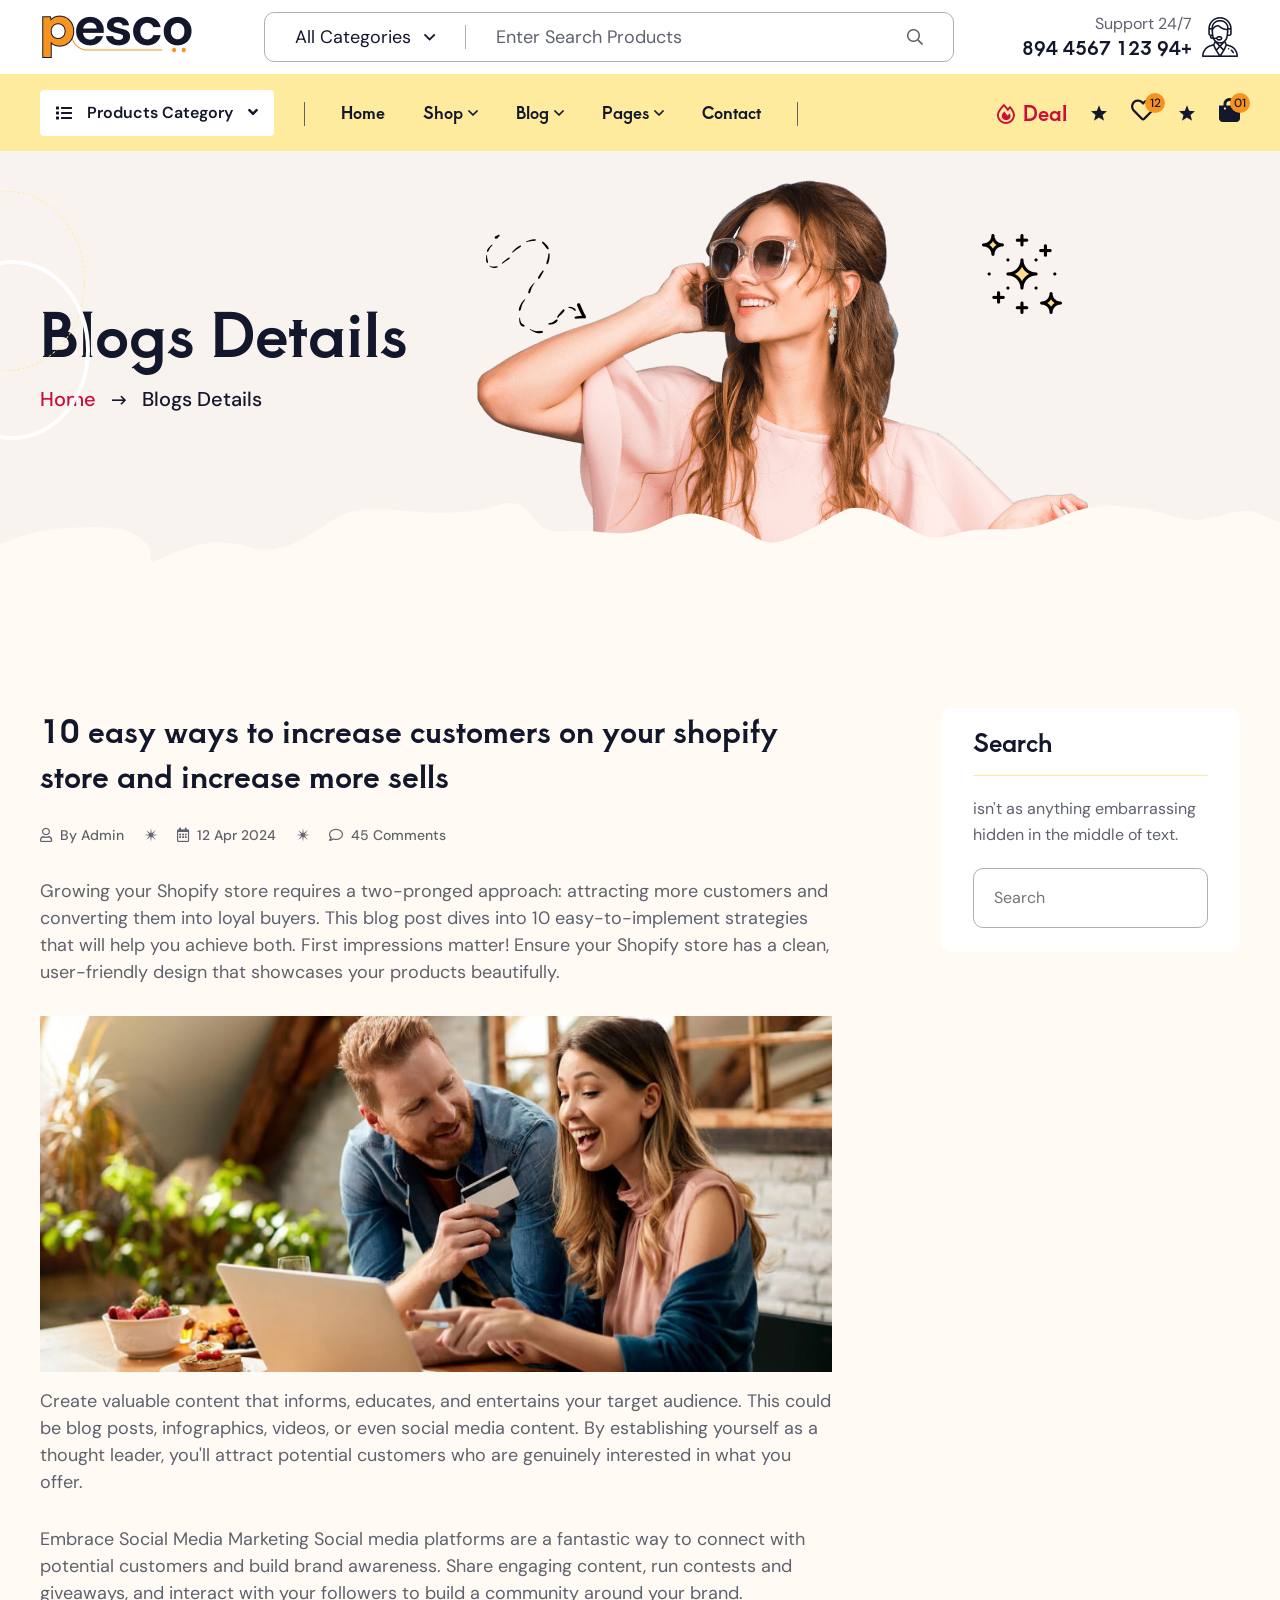
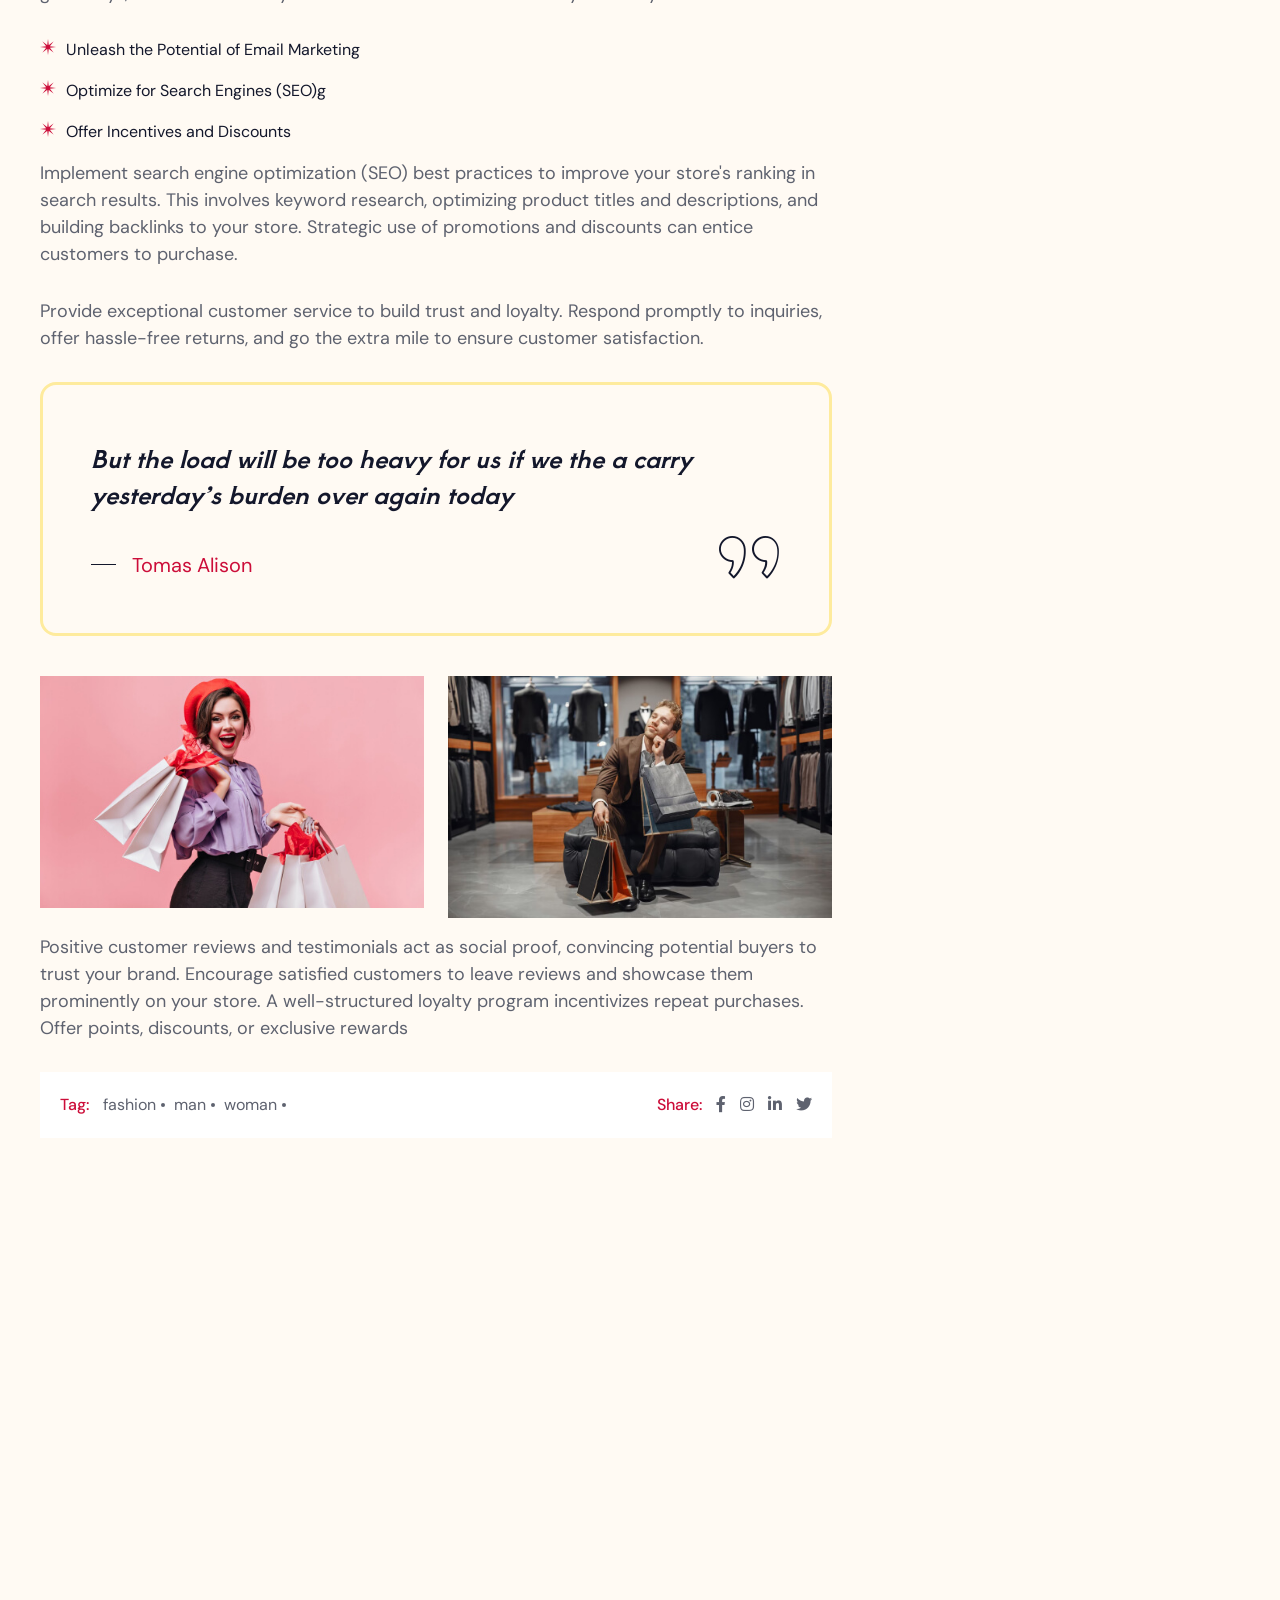
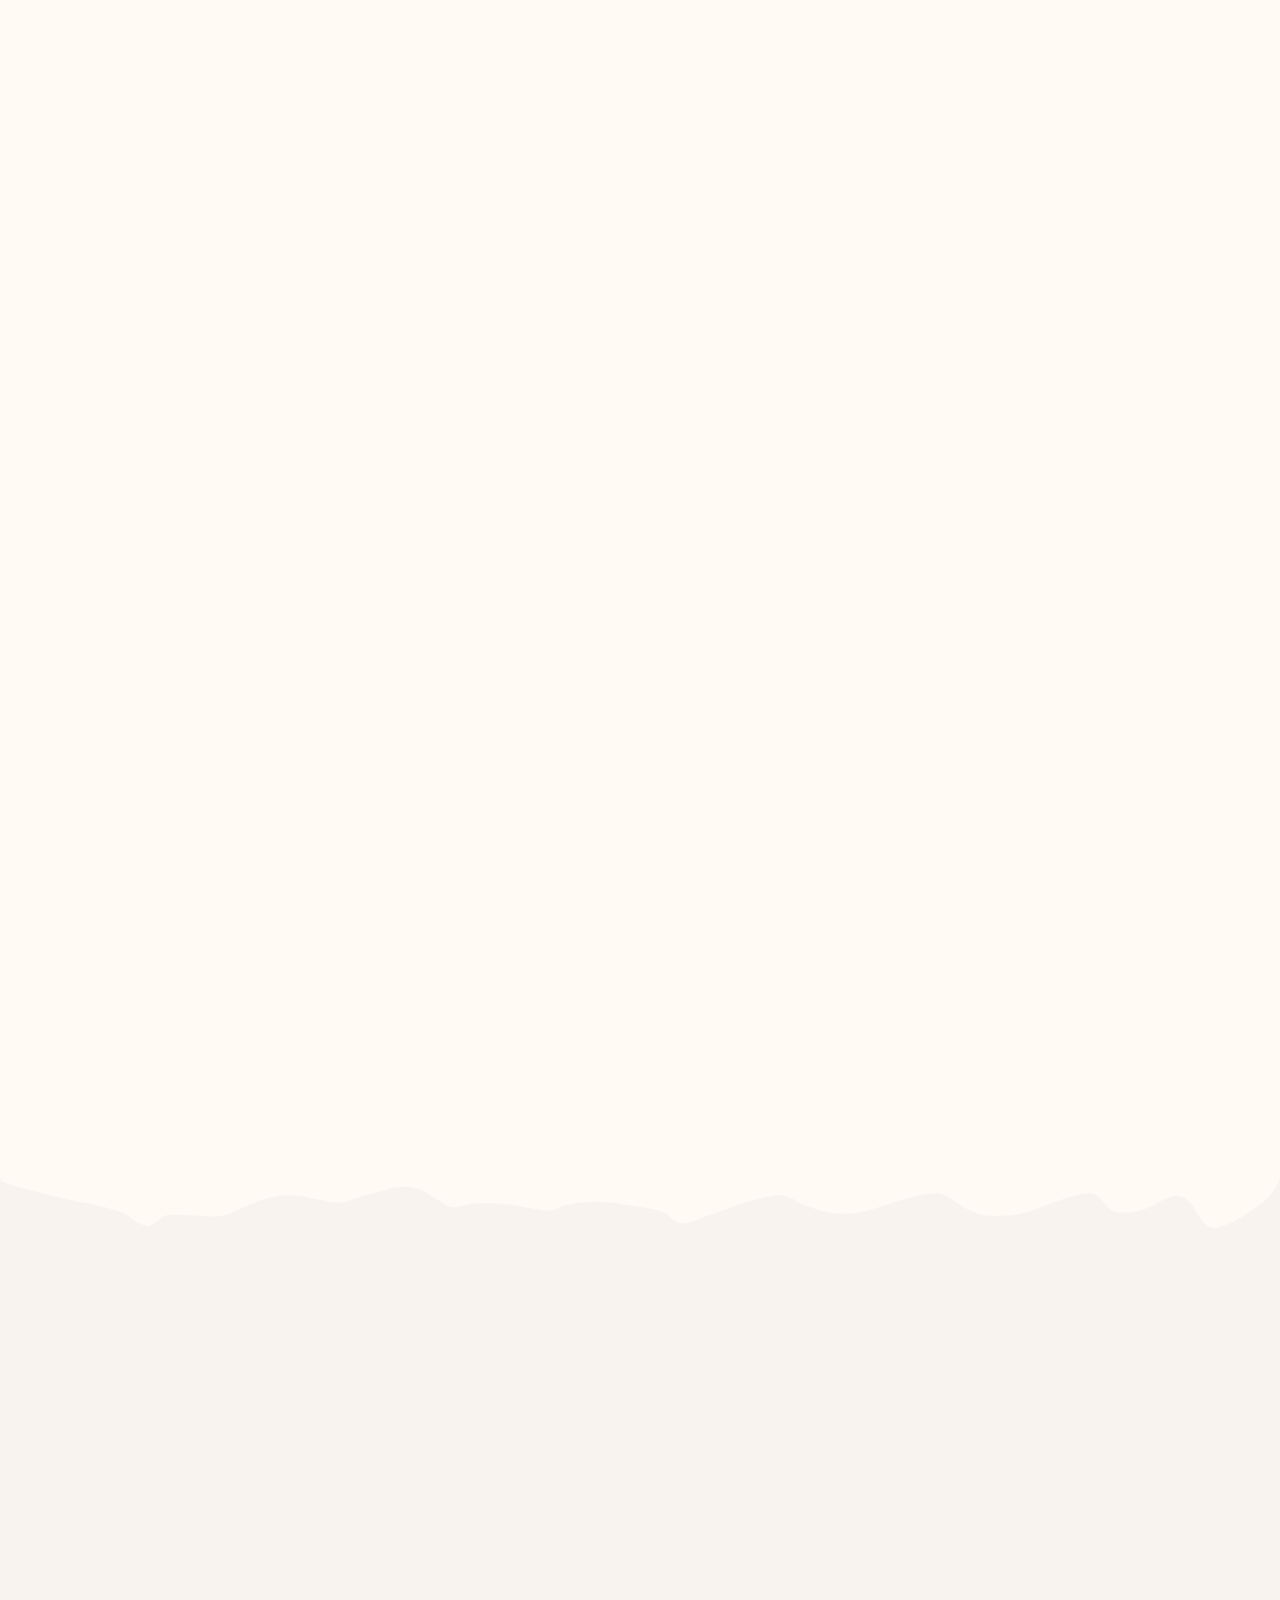
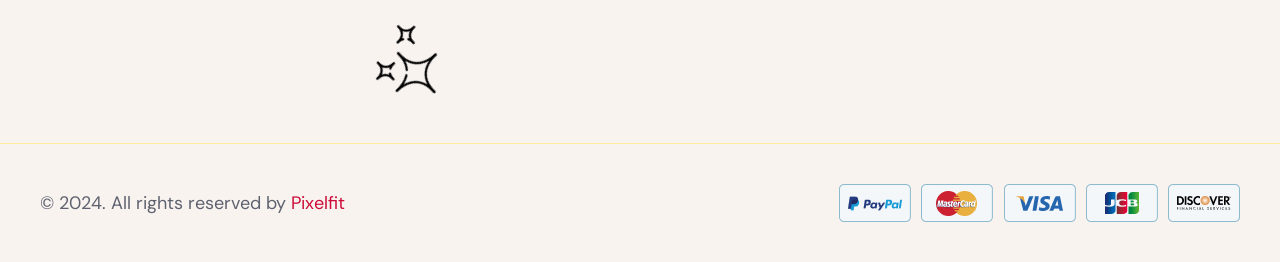
<file: pesco/blog-details.html>
<!DOCTYPE html>
<html lang="zxx">

<!-- Mirrored from html.pixelfit.agency/pesco/blog-details.html by HTTrack Website Copier/3.x [XR&CO'2014], Tue, 10 Dec 2024 05:24:39 GMT -->

<head>
    <!--====== Required meta tags ======-->
    <meta charset="utf-8">
    <meta http-equiv="x-ua-compatible" content="ie=edge">
    <meta name="description" content="fast food, burger, pizza">
    <meta name="viewport" content="width=device-width, initial-scale=1, shrink-to-fit=no">
    <!--====== Title ======-->
    <title>Pesco - eCommerce HTML Template</title>
    <!--====== Favicon Icon ======-->
    <link rel="shortcut icon" href="assets/images/favicon.png" type="image/png">
    <!--====== Google Fonts ======-->
    <link href="https://fonts.googleapis.com/css2?family=Aoboshi+One&amp;family=DM+Sans:ital,opsz,wght@0,9..40,100..1000;1,9..40,100..1000&amp;display=swap" rel="stylesheet">
    <!--====== Flaticon css ======-->
    <link rel="stylesheet" href="assets/fonts/flaticon/flaticon_pesco.css">
    <!--====== FontAwesome css ======-->
    <link rel="stylesheet" href="assets/fonts/fontawesome/css/all.min.css">
    <!--====== Bootstrap css ======-->
    <link rel="stylesheet" href="assets/vendor/bootstrap/css/bootstrap.min.css">
    <!--====== Slick-popup css ======-->
    <link rel="stylesheet" href="assets/vendor/slick/slick.css">
    <!--====== Nice Select css ======-->
    <link rel="stylesheet" href="assets/vendor/nice-select/css/nice-select.css">
    <!--====== Magnific-popup css ======-->
    <link rel="stylesheet" href="assets/vendor/magnific-popup/dist/magnific-popup.css">
    <!--====== Jquery UI css ======-->
    <link rel="stylesheet" href="assets/vendor/jquery-ui/jquery-ui.min.css">
    <!--====== Animate css ======-->
    <link rel="stylesheet" href="assets/vendor/aos/aos.css">
    <!--====== Default css ======-->
    <link rel="stylesheet" href="assets/css/default.css">
    <!--====== Style css ======-->
    <link rel="stylesheet" href="assets/css/style.css">
</head>

<body>
    <!--====== Preloader ======-->
    <div class="preloader">
        <div class="loader">
            <img src="assets/images/loader.gif" alt="Loader">
        </div>
    </div>
    <!--====== Start Overlay ======-->
    <div class="offcanvas__overlay"></div>
    <!--====== Start Sidemenu-wrapper-cart Area ======-->
    <div class="sidemenu-wrapper-cart">
        <div class="sidemenu-content">
            <div class="widget widget-shopping-cart">
                <h4>My cart</h4>
                <div class="sidemenu-cart-close"><i class="far fa-times"></i></div>
                <div class="widget-shopping-cart-content">
                    <ul class="pesco-mini-cart-list">
                        <li class="sidebar-cart-item">
                            <a href="#" class="remove-cart"><i class="far fa-trash-alt"></i></a>
                            <a href="#">
                                <img src="assets/images/products/cart-1.jpg" alt="cart image"> leggings with mesh panels
                            </a>
                            <span class="quantity">1 × <span><span class="currency">$</span>940.00</span>
                            </span>
                        </li>
                        <li class="sidebar-cart-item">
                            <a href="#" class="remove-cart"><i class="far fa-trash-alt"></i></a>
                            <a href="#">
                                <img src="assets/images/products/cart-2.jpg" alt="cart image"> Summer dress with belt
                            </a>
                            <span class="quantity">1 × <span><span class="currency">$</span>940.00</span>
                            </span>
                        </li>
                        <li class="sidebar-cart-item">
                            <a href="#" class="remove-cart"><i class="far fa-trash-alt"></i></a>
                            <a href="#">
                                <img src="assets/images/products/cart-3.jpg" alt="cart image"> Floral print sundress
                            </a>
                            <span class="quantity">1 × <span><span class="currency">$</span>940.00</span>
                            </span>
                        </li>
                        <li class="sidebar-cart-item">
                            <a href="#" class="remove-cart"><i class="far fa-trash-alt"></i></a>
                            <a href="#">
                                <img src="assets/images/products/cart-4.jpg" alt="cart image"> Sheath Gown Red Colors
                            </a>
                            <span class="quantity">1 × <span><span class="currency">$</span>940.00</span>
                            </span>
                        </li>
                    </ul>
                    <div class="cart-mini-total">
                        <div class="cart-total">
                            <span><strong>Subtotal:</strong></span> <span class="amount">1 × <span><span class="currency">$</span>940.00</span>
                            </span>
                        </div>
                    </div>
                    <div class="cart-button-box">
                        <a href="checkout.html" class="theme-btn style-one">Proceed to checkout</a>
                    </div>
                </div>
            </div>
        </div>
    </div>
    <!--====== End Sidemenu-wrapper-cart Area ======-->
    <!--====== Start Header Section ======-->
    <header class="header-area">
        <!--===  Search Header Main  ===-->
        <div class="search-header-main">
            <div class="container">
                <!--===  Search Header Inner  ===-->
                <div class="search-header-inner">
                    <!--=== Site Branding  ===-->
                    <div class="site-branding">
                        <a href="index.html" class="brand-logo"><img src="assets/images/logo/logo-main.png" alt="Logo"></a>
                    </div>
                    <!--===  Product Search Category  ===-->
                    <div class="product-search-category">
                        <form action="#">
                            <select class="wide">
                                    <option>All Categories</option>
                                    <option>Man Shirts</option>
                                    <option>Denim Jeans</option>
                                    <option>Casual Suit</option>
                                    <option>Summer Dress</option>
                                    <option>Sweaters</option>
                                    <option>Jackets</option>
                                </select>
                            <div class="form-group">
                                <input type="text" placeholder="Enter Search Products" />
                                <button class="search-btn"><i class="far fa-search"></i></button>
                            </div>
                        </form>
                    </div>
                    <!--===  Hotline Support  ===-->
                    <div class="hotline-support item-rtl">
                        <div class="icon">
                            <i class="flaticon-support"></i>
                        </div>
                        <div class="info">
                            <span>24/7 Support</span>
                            <h5><a href="tel:+941234567894">+94 123 4567 894</a></h5>
                        </div>
                    </div>
                </div>
            </div>
        </div>
        <!--===  Header Navigation  ===-->
        <div class="header-navigation style-one">
            <div class="container">
                <!--=== Primary Menu ===-->
                <div class="primary-menu">
                    <div class="site-branding d-lg-none d-block">
                        <a href="index.html" class="brand-logo"><img src="assets/images/logo/logo-main.png" alt="Logo"></a>
                    </div>
                    <!--=== Nav Inner Menu ===-->
                    <div class="nav-inner-menu">
                        <!--=== Main Category ===-->
                        <div class="main-categories-wrap d-none d-lg-block">
                            <a class="categories-btn-active" href="#">
                                <span class="fas fa-list"></span><span class="text">Products Category<i class="fas fa-angle-down"></i></span></i>
                            </a>
                            <div class="categories-dropdown-wrap categories-dropdown-active">
                                <div class="categori-dropdown-item">
                                    <ul>
                                        <li>
                                            <a href="shops.html"> <img src="assets/images/icon/shirt.png" alt="Shirts">Man Shirts</a>
                                        </li>
                                        <li>
                                            <a href="shops.html"> <img src="assets/images/icon/denim.png" alt="Jeans">Denim Jeans</a>
                                        </li>
                                        <li>
                                            <a href="shops.html"> <img src="assets/images/icon/suit.png" alt="Suit">Casual Suit</a>
                                        </li>
                                        <li>
                                            <a href="shops.html"> <img src="assets/images/icon/dress.png" alt="Dress">Summer Dress</a>
                                        </li>
                                        <li>
                                            <a href="shops.html"> <img src="assets/images/icon/sweaters.png" alt="Sweaters">Sweaters</a>
                                        </li>
                                    </ul>
                                </div>
                                <div class="more_slide_open">
                                    <div class="categori-dropdown-item">
                                        <ul>
                                            <li>
                                                <a href="#"><img src="assets/images/icon/jacket.png" alt="Jackets">Jackets</a>
                                            </li>
                                        </ul>
                                    </div>
                                </div>
                                <div class="more_categories"><span class="icon"></span> <span>Show more...</span></div>
                            </div>
                        </div>
                        <!--=== Pesco Nav Main ===-->
                        <div class="pesco-nav-main">
                            <!--=== Pesco Nav Menu ===-->
                            <div class="pesco-nav-menu">
                                <!--=== Responsive Menu Search ===-->
                                <div class="nav-search mb-40 d-block d-lg-none">
                                    <div class="form-group">
                                        <input type="search" class="form_control" placeholder="Search Here" name="search">
                                        <button class="search-btn"><i class="far fa-search"></i></button>
                                    </div>
                                </div>
                                <!--=== Responsive Menu Tab ===-->
                                <div class="pesco-tabs style-three d-block d-lg-none">
                                    <ul class="nav nav-tabs mb-30">
                                        <li>
                                            <button class="nav-link active" data-bs-toggle="tab" data-bs-target="#nav1">Menu</button>
                                        </li>
                                        <li>
                                            <button class="nav-link" data-bs-toggle="tab" data-bs-target="#nav2">Category</button>
                                        </li>
                                    </ul>
                                    <div class="tab-content">
                                        <div class="tab-pane fade show active" id="nav1">
                                            <nav class="main-menu">
                                                <ul>
                                                    <li class="menu-item has-children"><a href="#">Home</a>

                                                    </li>
                                                    <li class="menu-item has-children"><a href="#">Shop</a>
                                                        <ul class="sub-menu">
                                                            <li><a href="shops.html">Our Shop</a></li>
                                                            <li><a href="shop-details.html">Product Details</a></li>
                                                            <li><a href="cart.html">Cart</a></li>
                                                            <li><a href="checkout.html">Checkout</a></li>
                                                            <li><a href="wishlists.html">Wishlist</a></li>
                                                        </ul>
                                                    </li>
                                                    <li class="menu-item has-children"><a href="#">Blog</a>
                                                        <ul class="sub-menu">
                                                            <li><a href="blogs.html">Our Blog</a></li>
                                                            <li><a href="blog-details.html">Blog Details</a></li>
                                                        </ul>
                                                    </li>
                                                    <li class="menu-item has-children"><a href="#">Pages</a>
                                                        <ul class="sub-menu">
                                                            <li><a href="about-us.html">About Us</a></li>
                                                            <li><a href="faq.html">Faqs</a></li>
                                                        </ul>
                                                    </li>
                                                    <li class="menu-item"><a href="contact.html">Contact</a></li>
                                                </ul>
                                            </nav>
                                        </div>
                                        <div class="tab-pane fade" id="nav2">
                                            <div class="categori-dropdown-item">
                                                <ul>
                                                    <li>
                                                        <a href="shops.html"> <img src="assets/images/icon/shirt.png" alt="Shirts">Man Shirts</a>
                                                    </li>
                                                    <li>
                                                        <a href="shops.html"> <img src="assets/images/icon/denim.png" alt="Jeans">Denim Jeans</a>
                                                    </li>
                                                    <li>
                                                        <a href="shops.html"> <img src="assets/images/icon/suit.png" alt="Suit">Casual Suit</a>
                                                    </li>
                                                    <li>
                                                        <a href="shops.html"> <img src="assets/images/icon/dress.png" alt="Dress">Summer Dress</a>
                                                    </li>
                                                    <li>
                                                        <a href="shops.html"> <img src="assets/images/icon/sweaters.png" alt="Sweaters">Sweaters</a>
                                                    </li>
                                                </ul>
                                            </div>
                                        </div>
                                    </div>
                                </div>
                                <!--===  Hotline Support  ===-->
                                <div class="hotline-support d-flex d-lg-none mt-30">
                                    <div class="icon">
                                        <i class="flaticon-support"></i>
                                    </div>
                                    <div class="info">
                                        <span>24/7 Support</span>
                                        <h5><a href="tel:+941234567894">+94 123 4567 894</a></h5>
                                    </div>
                                </div>
                                <!--=== Main Menu ===-->
                                <nav class="main-menu d-none d-lg-block">
                                    <ul>
                                        <li class="menu-item has-children"><a href="#">Home</a>

                                        </li>
                                        <li class="menu-item has-children"><a href="#">Shop</a>
                                            <ul class="sub-menu">
                                                <li><a href="shops.html">Our Shop</a></li>
                                                <li><a href="shop-details.html">Product Details</a></li>
                                                <li><a href="cart.html">Cart</a></li>
                                                <li><a href="checkout.html">Checkout</a></li>
                                                <li><a href="wishlists.html">Wishlist</a></li>
                                            </ul>
                                        </li>
                                        <li class="menu-item has-children"><a href="#">Blog</a>
                                            <ul class="sub-menu">
                                                <li><a href="blogs.html">Our Blog</a></li>
                                                <li><a href="blog-details.html">Blog Details</a></li>
                                            </ul>
                                        </li>
                                        <li class="menu-item has-children"><a href="#">Pages</a>
                                            <ul class="sub-menu">
                                                <li><a href="about-us.html">About Us</a></li>
                                                <li><a href="faq.html">Faqs</a></li>
                                            </ul>
                                        </li>
                                        <li class="menu-item"><a href="contact.html">Contact</a></li>
                                    </ul>
                                </nav>
                            </div>
                        </div>
                    </div>
                    <!--=== Nav Right Item ===-->
                    <div class="nav-right-item style-one">
                        <ul>
                            <li>
                                <div class="deals d-lg-block d-none"><i class="far fa-fire-alt"></i>Deal</div>
                            </li>
                            <li>
                                <div class="wishlist-btn d-lg-block d-none"><i class="far fa-heart"></i><span class="pro-count">12</span></div>
                            </li>
                            <li>
                                <div class="cart-button d-flex align-items-center">
                                    <div class="icon">
                                        <i class="fas fa-shopping-bag"></i><span class="pro-count">01</span>
                                    </div>
                                </div>
                            </li>
                        </ul>
                        <div class="navbar-toggler d-block d-lg-none">
                            <span></span>
                            <span></span>
                            <span></span>
                        </div>
                    </div>
                </div>
            </div>
        </div>
    </header>
    <!--====== End Header Section ======-->
    <!--====== Main Bg  ======-->
    <main class="main-bg">
        <!--====== Start Page Banner  ======-->
        <section class="page-banner">
            <!--===  Page Banner Wrapper  ===-->
            <div class="page-banner-wrapper p-r z-1">
                <svg class="lineanm" viewBox="0 0 1920 347" fill="none" xmlns="http://www.w3.org/2000/svg">
                        <path class="line" d="M-39 345.187C70 308.353 397.628 293.477 436 145.186C490 -63.5 572 -57.8156 688 255.186C757.071 441.559 989.5 -121.315 1389 98.6856C1708.6 274.686 1940.33 156.519 1964.5 98.6856" stroke="white" stroke-width="3" stroke-dasharray="2 2"/>
                    </svg>
                <div class="page-image"><img src="assets/images/bg/page-img-1.png" alt="image"></div>
                <svg class="page-svg" xmlns="http://www.w3.org/2000/svg">
                        <path d="M21.1742 33.0065C14.029 35.2507 7.5486 39.0636 0 40.7339V86H1937V64.9942C1933.1 60.1623 1912.65 65.1777 1904.51 62.6581C1894.22 59.4678 1884.93 55.0079 1873.77 52.7742C1861.2 50.2585 1823.41 36.3854 1811.99 39.9252C1805.05 42.0727 1796.94 37.6189 1789.36 36.6007C1769.18 33.8879 1747.19 31.1848 1726.71 29.7718C1703.81 28.1919 1678.28 27.0012 1657.53 34.4442C1636.45 42.005 1606.07 60.856 1579.5 55.9191C1561.6 52.5906 1543.41 47.0959 1528.45 56.9075C1510.85 68.4592 1485.74 74.2518 1460.44 76.136C1432.32 78.2297 1408.53 70.6879 1384.73 62.2987C1339.52 46.361 1298.19 27.1677 1255.08 9.28534C1242.58 4.10111 1214.68 15.4762 1200.55 16.6533C1189.77 17.5509 1181.74 15.4508 1172.12 12.8795C1152.74 7.70033 1133.23 2.88525 1111.79 2.63621C1088.85 2.36971 1073.94 7.88289 1056.53 15.8446C1040.01 23.3996 1027.48 26.1777 1007.8 26.1777C993.757 26.1777 975.854 25.6887 962.844 28.9632C941.935 34.2258 932.059 38.7874 914.839 28.6037C901.654 20.8061 866.261 -2.56499 844.356 7.12886C831.264 12.9222 820.932 21.5146 807.663 27.5255C798.74 31.5679 779.299 42.0561 766.33 39.1166C758.156 37.2637 751.815 31.6349 745.591 28.2443C730.967 20.2774 715.218 13.2948 695.846 10.723C676.168 8.11038 658.554 23.1787 641.606 27.4357C617.564 33.4742 602.283 27.7951 579.244 27.7951C568.142 27.7951 548.414 30.4002 541.681 23.6618C535.297 17.2722 530.162 9.74921 523.263 3.71444C517.855 -1.01577 505.798 -0.852017 498.318 2.09709C479.032 9.7007 453.07 10.0516 431.025 9.64475C407.556 9.21163 368.679 1.61612 346.618 10.3636C319.648 21.0575 291.717 53.8338 254.67 45.2266C236.134 40.9201 225.134 37.5813 204.78 40.7339C186.008 43.6415 171.665 50.7785 156.051 57.3567C146.567 61.3523 152.335 52.6281 151.12 47.9222C149.535 41.7853 139.994 34.5585 132.991 30.4008C120.206 22.8098 90.2848 24.3246 74.2546 24.6502C55.5552 25.0301 37.9201 27.747 21.1742 33.0065Z" fill="#FFFAF3"/>
                    </svg>
                <div class="shape shape-one"><span></span></div>
                <div class="shape shape-two"><span></span></div>
                <div class="shape shape-three"><span><img src="assets/images/shape/curved-arrow.png" alt=""></span></div>
                <div class="shape shape-four"><span><img src="assets/images/shape/stars.png" alt=""></span></div>
                <div class="container">
                    <div class="row">
                        <div class="col-lg-6">
                            <!--===  Page Banner Content  ===-->
                            <div class="page-banner-content">
                                <h1>Blogs Details</h1>
                                <ul class="breadcrumb-link">
                                    <li><a href="index.html">Home</a></li>
                                    <li><i class="far fa-long-arrow-right"></i></li>
                                    <li class="active">Blogs Details</li>
                                </ul>
                            </div>
                        </div>
                    </div>
                </div>
            </div>
        </section>
        <!--====== End Page Banner  ======-->
        <!--====== Start Blog Details Section  ======-->
        <section class="blog-details-section pt-120 pb-60">
            <div class="container">
                <!--=== Blog Details Wrapper ===-->
                <div class="blog-details-wrapper">
                    <div class="row">
                        <div class="col-xl-8">
                            <!--=== Blog Details Content ===-->
                            <div class="blog-details-content">
                                <div class="blog-post-item mb-60">
                                    <div class="post-content">
                                        <h3 class="title">10 easy ways to increase customers on your shopify store and increase more sells</h3>
                                        <div class="post-meta">
                                            <span><a href="#"><i class="far fa-user"></i>By Admin</a></span>
                                            <span><a href="#"><i class="far fa-calendar-alt"></i>12 Apr 2024</a></span>
                                            <span><a href="#"><i class="far fa-comment"></i>45 Comments</a></span>
                                        </div>
                                        <p>Growing your Shopify store requires a two-pronged approach: attracting more customers and converting them into loyal buyers. This blog post dives into 10 easy-to-implement strategies that will help you achieve both.
                                            First impressions matter! Ensure your Shopify store has a clean, user-friendly design that showcases your products beautifully.</p>
                                        <figure><img src="assets/images/blog/blog-single-1.jpg" alt="Post Thumbnail"></figure>
                                        <p>Create valuable content that informs, educates, and entertains your target audience. This could be blog posts, infographics, videos, or even social media content. By establishing yourself as a thought leader, you'll
                                            attract potential customers who are genuinely interested in what you offer.</p>
                                        <p>Embrace Social Media Marketing Social media platforms are a fantastic way to connect with potential customers and build brand awareness. Share engaging content, run contests and giveaways, and interact with your
                                            followers to build a community around your brand.</p>
                                        <ul>
                                            <li><i class="flaticon-star-3"></i>Unleash the Potential of Email Marketing</li>
                                            <li><i class="flaticon-star-3"></i>Optimize for Search Engines (SEO)g</li>
                                            <li><i class="flaticon-star-3"></i>Offer Incentives and Discounts</li>
                                        </ul>
                                        <p>Implement search engine optimization (SEO) best practices to improve your store's ranking in search results. This involves keyword research, optimizing product titles and descriptions, and building backlinks to
                                            your store. Strategic use of promotions and discounts can entice customers to purchase.</p>
                                        <p>Provide exceptional customer service to build trust and loyalty. Respond promptly to inquiries, offer hassle-free returns, and go the extra mile to ensure customer satisfaction.</p>
                                        <blockquote class="blockquote mb-40">
                                            <h4>But the load will be too heavy for us if we the a carry yesterday’s burden over again today</h4>
                                            <span class="cite">Tomas Alison</span>
                                            <div class="quote"><i class="flaticon-right-quote"></i></div>
                                        </blockquote>
                                        <div class="row">
                                            <div class="col-lg-6">
                                                <figure>
                                                    <img src="assets/images/blog/blog-single-2.jpg" alt="Post Thumbnail">
                                                </figure>
                                            </div>
                                            <div class="col-lg-6">
                                                <figure>
                                                    <img src="assets/images/blog/blog-single-3.jpg" alt="Post Thumbnail">
                                                </figure>
                                            </div>
                                        </div>
                                        <p>Positive customer reviews and testimonials act as social proof, convincing potential buyers to trust your brand. Encourage satisfied customers to leave reviews and showcase them prominently on your store. A well-structured
                                            loyalty program incentivizes repeat purchases. Offer points, discounts, or exclusive rewards</p>
                                    </div>
                                    <div class="entry-footer">
                                        <div class="tag-links">
                                            <span>Tag:</span>
                                            <a href="#">fashion</a>
                                            <a href="#">man</a>
                                            <a href="#">woman</a>
                                        </div>
                                        <div class="social-share">
                                            <span>share:</span>
                                            <a href="#"><i class="fab fa-facebook-f"></i></a>
                                            <a href="#"><i class="fab fa-instagram"></i></a>
                                            <a href="#"><i class="fab fa-linkedin-in"></i></a>
                                            <a href="#"><i class="fab fa-twitter"></i></a>
                                        </div>
                                    </div>
                                </div>
                                <!--=== Post Navigation ===-->
                                <div class="post-navigation mb-80" data-aos="fade-up" data-aos-delay="20" data-aos-duration="800">
                                    <div class="post-nav-item prev-post">
                                        <div class="thumb">
                                            <img src="assets/images/blog/post-thumb-4.jpg" alt="Thumbnail">
                                        </div>
                                        <div class="content">
                                            <a href="#" class="post-link"><i class="far fa-arrow-left"></i>Prev Post</a>
                                            <h6><a href="blog-details.html">3 Unexpected Hacks to Unleash Your Hidden Creativity.</a></h6>
                                        </div>
                                    </div>
                                    <div class="post-nav-item next-post item-rtl">
                                        <div class="thumb">
                                            <img src="assets/images/blog/post-thumb-4.jpg" alt="Thumbnail">
                                        </div>
                                        <div class="content">
                                            <a href="#" class="post-link"><i class="far fa-arrow-right"></i>Next Post</a>
                                            <h6><a href="blog-details.html">Do Delevery? You're Not Alone! Here's How to Fix It Fast</a></h6>
                                        </div>
                                    </div>
                                </div>
                                <!--=== Reviews Area ===-->
                                <div class="pesco-comment-area mb-40" data-aos="fade-up" data-aos-delay="30" data-aos-duration="1000">
                                    <h4 class="mb-40">Total Reviews (90)</h4>
                                    <ul>
                                        <li class="comment">
                                            <div class="pesco-reviews-item">
                                                <div class="author-thumb-info">
                                                    <div class="author-thumb">
                                                        <img src="assets/images/products/review-1.jpg" alt="Auhthor">
                                                    </div>
                                                    <div class="author-info">
                                                        <h5>Amelia Rodriguez</h5>
                                                        <div class="author-meta">
                                                            <span>20 March 2024</span>
                                                        </div>
                                                    </div>
                                                </div>
                                                <div class="author-review-content">
                                                    <p>Men’s Slim Fit Dress Shirt is an excellent choice for those who value modern style and impeccable tailoring. Crafted from a high-quality blend of cotton and polyester, this shirt offers a smooth, wrinkle-resistant
                                                        finish that stays crisp throughout the day.</p>
                                                </div>
                                                <a href="#" class="reply"><i class="fas fa-reply-all"></i>Reply</a>
                                            </div>
                                        </li>
                                        <li class="comment">
                                            <div class="pesco-reviews-item">
                                                <div class="author-thumb-info">
                                                    <div class="author-thumb">
                                                        <img src="assets/images/products/review-2.jpg" alt="Auhthor">
                                                    </div>
                                                    <div class="author-info">
                                                        <h5>Amelia Rodriguez</h5>
                                                        <div class="author-meta">
                                                            <span>20 March 2024</span>
                                                        </div>
                                                    </div>
                                                </div>
                                                <div class="author-review-content">
                                                    <p>Men’s Slim Fit Dress Shirt is an excellent choice for those who value modern style and impeccable tailoring. Crafted from a high-quality blend of cotton and polyester, this shirt offers a smooth, wrinkle-resistant
                                                        finish that stays crisp throughout the day.</p>
                                                </div>
                                                <a href="#" class="reply"><i class="fas fa-reply-all"></i>Reply</a>
                                            </div>
                                            <ul class="comment-reply">
                                                <li class="comment">
                                                    <div class="pesco-reviews-item">
                                                        <div class="author-thumb-info">
                                                            <div class="author-thumb">
                                                                <img src="assets/images/products/review-3.jpg" alt="Auhthor">
                                                            </div>
                                                            <div class="author-info">
                                                                <h5>Amelia Rodriguez</h5>
                                                                <div class="author-meta">
                                                                    <span>20 March 2024</span>
                                                                </div>
                                                            </div>
                                                        </div>
                                                        <div class="author-review-content">
                                                            <p>Men’s Slim Fit Dress Shirt is an excellent choice for those who value modern style and impeccable tailoring. Crafted from a high-quality blend of cotton and polyester, this shirt offers a smooth,
                                                                wrinkle-resistant finish that stays crisp throughout the day.</p>
                                                        </div>
                                                    </div>
                                                </li>
                                            </ul>
                                        </li>
                                    </ul>
                                </div>
                                <!--=== Contact Form ===-->
                                <div class="pesco-contact-area mb-50" data-aos="fade-up" data-aos-delay="30" data-aos-duration="1200">
                                    <h4>Write Comment</h4>
                                    <ul class="ratings rating5 mb-40">
                                        <li><i class="fas fa-star"></i></li>
                                        <li><i class="fas fa-star"></i></li>
                                        <li><i class="fas fa-star"></i></li>
                                        <li><i class="fas fa-star"></i></li>
                                        <li><i class="fas fa-star"></i></li>
                                        <li><a href="#">(10)</a></li>
                                    </ul>
                                    <form class="pesco-contact-form">
                                        <div class="row">
                                            <div class="col-lg-6">
                                                <div class="form-group">
                                                    <input type="text" placeholder="Name" class="form_control" name="name" required>
                                                </div>
                                            </div>
                                            <div class="col-lg-6">
                                                <div class="form-group">
                                                    <input type="email" placeholder="Email" class="form_control" name="Email" required>
                                                </div>
                                            </div>
                                            <div class="col-lg-12">
                                                <div class="form-group">
                                                    <textarea class="form_control" placeholder="Write Comment" name="message" cols="5" rows="8"></textarea>
                                                </div>
                                            </div>
                                            <div class="col-lg-12">
                                                <div class="form_group">
                                                    <button class="theme-btn style-one">Submit Review</button>
                                                </div>
                                            </div>
                                        </div>
                                    </form>
                                </div>
                            </div>
                        </div>
                        <div class="col-xl-4">
                            <!--=== Sidebar Widget Area ===-->
                            <div class="sidebar-widget-area mb-50">
                                <!--=== Sidebar Widget ===-->
                                <div class="sidebar-widget sidebar-search-widget mb-50" data-aos="fade-up" data-aos-delay="20" data-aos-duration="1000">
                                    <h4 class="widget-title">Search</h4>
                                    <div class="widget-content">
                                        <p>isn't as anything embarrassing hidden in the middle of text.</p>
                                        <form>
                                            <input type="search" class="form_control" placeholder="Search" required>
                                        </form>
                                    </div>
                                </div>
                                <!--=== Sidebar Widget ===-->
                                <div class="sidebar-widget sidebar-category-widget mb-50" data-aos="fade-up" data-aos-delay="40" data-aos-duration="1200">
                                    <h4 class="widget-title">Categories</h4>
                                    <div class="widget-content">
                                        <ul class="widget-nav">
                                            <li><a href="#">Fashion <i class="far fa-arrow-right"></i></a></li>
                                            <li><a href="#">Casual <i class="far fa-arrow-right"></i></a></li>
                                            <li><a href="#">Life Style <i class="far fa-arrow-right"></i></a></li>
                                            <li><a href="#">Kids Toy <i class="far fa-arrow-right"></i></a></li>
                                            <li><a href="#">Products <i class="far fa-arrow-right"></i></a></li>
                                            <li><a href="#">Women <i class="far fa-arrow-right"></i></a></li>
                                        </ul>
                                    </div>
                                </div>
                                <!--=== Sidebar Widget ===-->
                                <div class="sidebar-widget sidebar-category-widget mb-40" data-aos="fade-up" data-aos-delay="60" data-aos-duration="1400">
                                    <h4 class="widget-title">Recent Posts</h4>
                                    <div class="widget-content">
                                        <ul class="recent-post-list">
                                            <li class="post-thumbnail-content">
                                                <img src="assets/images/blog/post-thumb-1.jpg" alt="post thumb">
                                                <div class="post-title-date">
                                                    <h6><a href="blog-details.html">Tips on Finding Affordable Fashion Gems Online</a></h6>
                                                    <span class="posted-on"><a href="#">May 10, 2024</a></span>
                                                </div>
                                            </li>
                                            <li class="post-thumbnail-content">
                                                <img src="assets/images/blog/post-thumb-2.jpg" alt="post thumb">
                                                <div class="post-title-date">
                                                    <h6><a href="blog-details.html">Mastering the Art of Fashion E-commerce Marketing</a></h6>
                                                    <span class="posted-on"><a href="#">June 15, 2024</a></span>
                                                </div>
                                            </li>
                                            <li class="post-thumbnail-content">
                                                <img src="assets/images/blog/post-thumb-3.jpg" alt="post thumb">
                                                <div class="post-title-date">
                                                    <h6><a href="blog-details.html">Must-Have Trends You Can Shop Online Now</a></h6>
                                                    <span class="posted-on"><a href="#">July 24, 2024</a></span>
                                                </div>
                                            </li>
                                        </ul>
                                    </div>
                                </div>
                                <!--===  Sidebar Widget  ===-->
                                <div class="sidebar-widget sidebar-tag-widget mb-40" data-aos="fade-up" data-aos-delay="80" data-aos-duration="1600">
                                    <h4 class="widget-title">Tags</h4>
                                    <div class="widget-content">
                                        <div class="tagcloud">
                                            <a href="#">Accessories</a>
                                            <a href="#">Beauty</a>
                                            <a href="#">Casual</a>
                                            <a href="#">Fashion</a>
                                            <a href="#">Product</a>
                                            <a href="#">e-commerce</a>
                                            <a href="#">Modern Meal</a>
                                        </div>
                                    </div>
                                </div>
                                <!--=== Sidebar Widget ===-->
                                <div class="sidebar-newsletter-widget mb-40" data-aos="fade-up" data-aos-delay="100" data-aos-duration="1800">
                                    <div class="newsletter-content">
                                        <h5>Our Newsletter</h5>
                                        <p>Follow our newsletter to stay updated about us.</p>
                                        <form>
                                            <input type="text" class="form_control" placeholder="Enter Email Address" name="name" required>
                                            <button class="theme-btn style-one">Subscribe</button>
                                        </form>
                                    </div>
                                </div>
                            </div>
                        </div>
                    </div>
                </div>
            </div>
        </section>
        <!--====== End Blog Details Section  ======-->
    </main>
    <!--====== Start Footer Main  ======-->
    <footer class="footer-main">
        <!--=== Footer Bg Wrapper  ===-->
        <div class="footer-bg-wrapper gray-bg">
            <div class="footer-shape shape-one"><span><img src="assets/images/footer/shape-1.png" alt="shape"></span></div>
            <svg id="footer-svg" xmlns="http://www.w3.org/2000/svg" viewBox="0 0 1920 75" fill="none">
                    <path d="M1888.99 40.9061C1901.65 33.5506 1917.87 10.0999 1920 0.000160217L2.48878 0.110695C-18.5686 5.37782 100.829 31.8098 104.136 32.5745C126.908 37.8407 182.163 45.7157 196.02 59.5798C199.049 62.6106 214.802 72.2205 222.15 72.2205C228.696 72.2205 237.893 62.3777 241.388 59.5798C254.985 48.6964 317.621 62.748 338.154 55.5577C378.089 41.5729 396.6 21.3246 452.148 27.4033C469.55 29.3076 497.787 39.4201 516.467 36.022C529.695 33.6155 539.612 26.7953 554.369 23.9558C576.978 19.6057 584.786 12.6555 612.371 13.0388C629.18 13.2724 648.084 27.6499 658.6 33.8673C672.059 41.8242 673.268 47.0554 692.77 41.4805C711.954 35.9964 746.756 38.27 766.852 40.0441C779.483 41.1593 819.866 52.3111 831.458 47.8009C837.236 45.5528 840.64 43.5162 847.537 41.3369C869.486 34.402 905.397 34.0022 929.946 38.6077C947.224 41.8489 987.666 45.9365 999.721 52.9722C1005.16 56.1489 1004.78 60.6539 1010.35 63.6019C1018.09 67.7037 1021.56 68.3083 1029.01 67.4803C1042.77 65.9505 1045.29 61.7272 1056.86 58.1434C1090.94 47.59 1121.71 32.7536 1160.52 26.5415C1182.98 22.9457 1193.92 36.1401 1209.04 41.4806C1240.16 52.468 1262.92 57.9972 1299.78 49.2374C1331.73 41.6466 1369.13 23.3813 1405.73 23.3813C1419.55 23.3813 1427.96 32.734 1435.31 37.4585C1451.38 47.7919 1467 56.9943 1493.89 56.9943C1532.36 56.9943 1544.2 49.9853 1574.29 39.0386C1588.58 33.8384 1616.86 22.826 1635.73 23.3813C1651.4 23.8424 1656.97 43.603 1667.89 48.6629C1683.26 55.7835 1710.61 49.5903 1723.88 43.7789C1736.22 38.3771 1758.43 20.6985 1777.29 30.1327C1788.48 35.7274 1794.71 53.9926 1801.12 61.5909C1815.62 78.7687 1819.96 77.5598 1843.05 68.4859C1861.58 61.2028 1873.63 49.8315 1888.99 40.9061Z" fill="#FFFAF3"/>
                </svg>
            <!--=== Footer Widget Area  ===-->
            <div class="footer-widget-area pb-80">
                <div class="container">
                    <div class="row">
                        <div class="col-xl-3 col-sm-6">
                            <!--=== Footer Widget  ===-->
                            <div class="footer-widget about-company-widget mb-40" data-aos="fade-up" data-aos-delay="10" data-aos-duration="1000">
                                <div class="widget-content">
                                    <a href="index.html" class="footer-logo"><img src="assets/images/logo/logo-main.png" alt="Brand Logo"></a>
                                    <p>Pesco is an exciting International brand we provide high quality cloths</p>
                                    <ul class="ct-info-list mb-30">
                                        <li>
                                            <i class="fas fa-envelope"></i>
                                            <a href="mailto:info@mydomain.com">info@mydomain.com</a>
                                        </li>
                                        <li>
                                            <i class="fas fa-phone-alt"></i>
                                            <a href="mailto:info@mydomain.com">info@mydomain.com</a>
                                        </li>
                                    </ul>
                                    <ul class="social-link">
                                        <li>
                                            <span>Find Us:</span>
                                        </li>
                                        <li>
                                            <a href="#"><i class="fab fa-facebook-f"></i></a>
                                        </li>
                                        <li>
                                            <a href="#"><i class="fab fa-instagram"></i></a>
                                        </li>
                                        <li>
                                            <a href="#"><i class="fab fa-linkedin-in"></i></a>
                                        </li>
                                        <li>
                                            <a href="#"><i class="fab fa-twitter"></i></a>
                                        </li>
                                    </ul>
                                </div>
                            </div>
                        </div>
                        <div class="col-xl-3 col-md-6 col-sm-6">
                            <!--=== Footer Widget ===-->
                            <div class="footer-widget footer-nav-widget mb-40" data-aos="fade-up" data-aos-delay="15" data-aos-duration="1200">
                                <div class="widget-content">
                                    <h4 class="widget-title">Customer Services</h4>
                                    <ul class="widget-menu">
                                        <li><img src="assets/images/icon/star-3.svg" alt="star icon"><a href="#">Collections & Delivery</a></li>
                                        <li><img src="assets/images/icon/star-3.svg" alt="star icon"><a href="#">Returns & Refunds</a></li>
                                        <li><img src="assets/images/icon/star-3.svg" alt="star icon"><a href="#">Terms & Conditions</a></li>
                                        <li><img src="assets/images/icon/star-3.svg" alt="star icon"><a href="#">Delivery Return</a></li>
                                        <li><img src="assets/images/icon/star-3.svg" alt="star icon"><a href="#">Store Locations</a></li>
                                    </ul>
                                </div>
                            </div>
                        </div>
                        <div class="col-xl-3 col-md-6 col-sm-6">
                            <!--=== Footer Widget ===-->
                            <div class="footer-widget footer-nav-widget mb-40" data-aos="fade-up" data-aos-delay="20" data-aos-duration="1400">
                                <div class="widget-content">
                                    <h4 class="widget-title">Quick Link</h4>
                                    <ul class="widget-menu">
                                        <li><img src="assets/images/icon/star-3.svg" alt="star icon"><a href="#">Privacy Policy</a></li>
                                        <li><img src="assets/images/icon/star-3.svg" alt="star icon"><a href="#">Terms Of Use</a></li>
                                        <li><img src="assets/images/icon/star-3.svg" alt="star icon"><a href="#">FAQ</a></li>
                                        <li><img src="assets/images/icon/star-3.svg" alt="star icon"><a href="#">Contact</a></li>
                                        <li><img src="assets/images/icon/star-3.svg" alt="star icon"><a href="#">Login / Register</a></li>
                                    </ul>
                                </div>
                            </div>
                        </div>
                        <div class="col-xl-3 col-sm-6">
                            <!--=== Footer Widget  ===-->
                            <div class="footer-widget footer-recent-post-widget" data-aos="fade-up" data-aos-delay="25" data-aos-duration="1600">
                                <h4 class="widget-title">Recent Post</h4>
                                <div class="widget-content">
                                    <div class="recent-post-item">
                                        <div class="thumb">
                                            <img src="assets/images/footer/recent-post-1.png" alt="post thumb">
                                        </div>
                                        <div class="content">
                                            <h4><a href="blog-details.html">Tips on Finding Affordable Fashion Gems Online</a></h4>
                                            <span><a href="blog-details.html">July 11, 2023</a></span>
                                        </div>
                                    </div>
                                    <div class="recent-post-item">
                                        <div class="thumb">
                                            <img src="assets/images/footer/recent-post-2.png" alt="post thumb">
                                        </div>
                                        <div class="content">
                                            <h4><a href="blog-details.html">Mastering the Art of Fashion E-commerce Marketing</a></h4>
                                            <span><a href="blog-details.html">JUly 11, 2024</a></span>
                                        </div>
                                    </div>
                                    <div class="recent-post-item">
                                        <div class="thumb">
                                            <img src="assets/images/footer/recent-post-3.png" alt="post thumb">
                                        </div>
                                        <div class="content">
                                            <h4><a href="blog-details.html">Must-Have Trends You Can Shop Online Now</a></h4>
                                            <span><a href="blog-details.html">July 11, 2024</a></span>
                                        </div>
                                    </div>
                                </div>
                            </div>
                        </div>
                    </div>
                </div>
            </div>
            <!--=== Footer Copyright  ===-->
            <div class="copyright-area">
                <div class="container">
                    <div class="row align-items-center">
                        <div class="col-lg-6">
                            <div class="copyright-text">
                                <p>&copy; 2024. All rights reserved by <span>Pixelfit</span></p>
                            </div>
                        </div>
                        <div class="col-lg-6">
                            <div class="payment-method text-lg-end">
                                <a href="#"><img src="assets/images/footer/payment-method.png" alt="payment-method"></a>
                            </div>
                        </div>
                    </div>
                </div>
            </div>
        </div>
    </footer>
    <!--====== End Footer Main  ======-->
    <!--====== Back To Top  ======-->
    <div class="back-to-top"><i class="far fa-angle-up"></i></div>
    <!--====== Jquery js ======-->
    <script src="assets/vendor/jquery-3.7.1.min.js"></script>
    <!--====== Bootstrap js ======-->
    <script src="assets/vendor/popper/popper.min.js"></script>
    <!--====== Bootstrap js ======-->
    <script src="assets/vendor/bootstrap/js/bootstrap.min.js"></script>
    <!--====== Slick js ======-->
    <script src="assets/vendor/slick/slick.min.js"></script>
    <!--====== Magnific js ======-->
    <script src="assets/vendor/magnific-popup/dist/jquery.magnific-popup.min.js"></script>
    <!--====== Nice-select js ======-->
    <script src="assets/vendor/nice-select/js/jquery.nice-select.min.js"></script>
    <!--====== Jquery Ui js ======-->
    <script src="assets/vendor/jquery-ui/jquery-ui.min.js"></script>
    <!--====== SimplyCountdown js ======-->
    <script src="assets/vendor/simplyCountdown.min.js"></script>
    <!--====== Aos js ======-->
    <script src="assets/vendor/aos/aos.js"></script>
    <!--====== Main js ======-->
    <script src="assets/js/theme.js"></script>
</body>

<!-- Mirrored from html.pixelfit.agency/pesco/blog-details.html by HTTrack Website Copier/3.x [XR&CO'2014], Tue, 10 Dec 2024 05:24:41 GMT -->

</html>
</file>
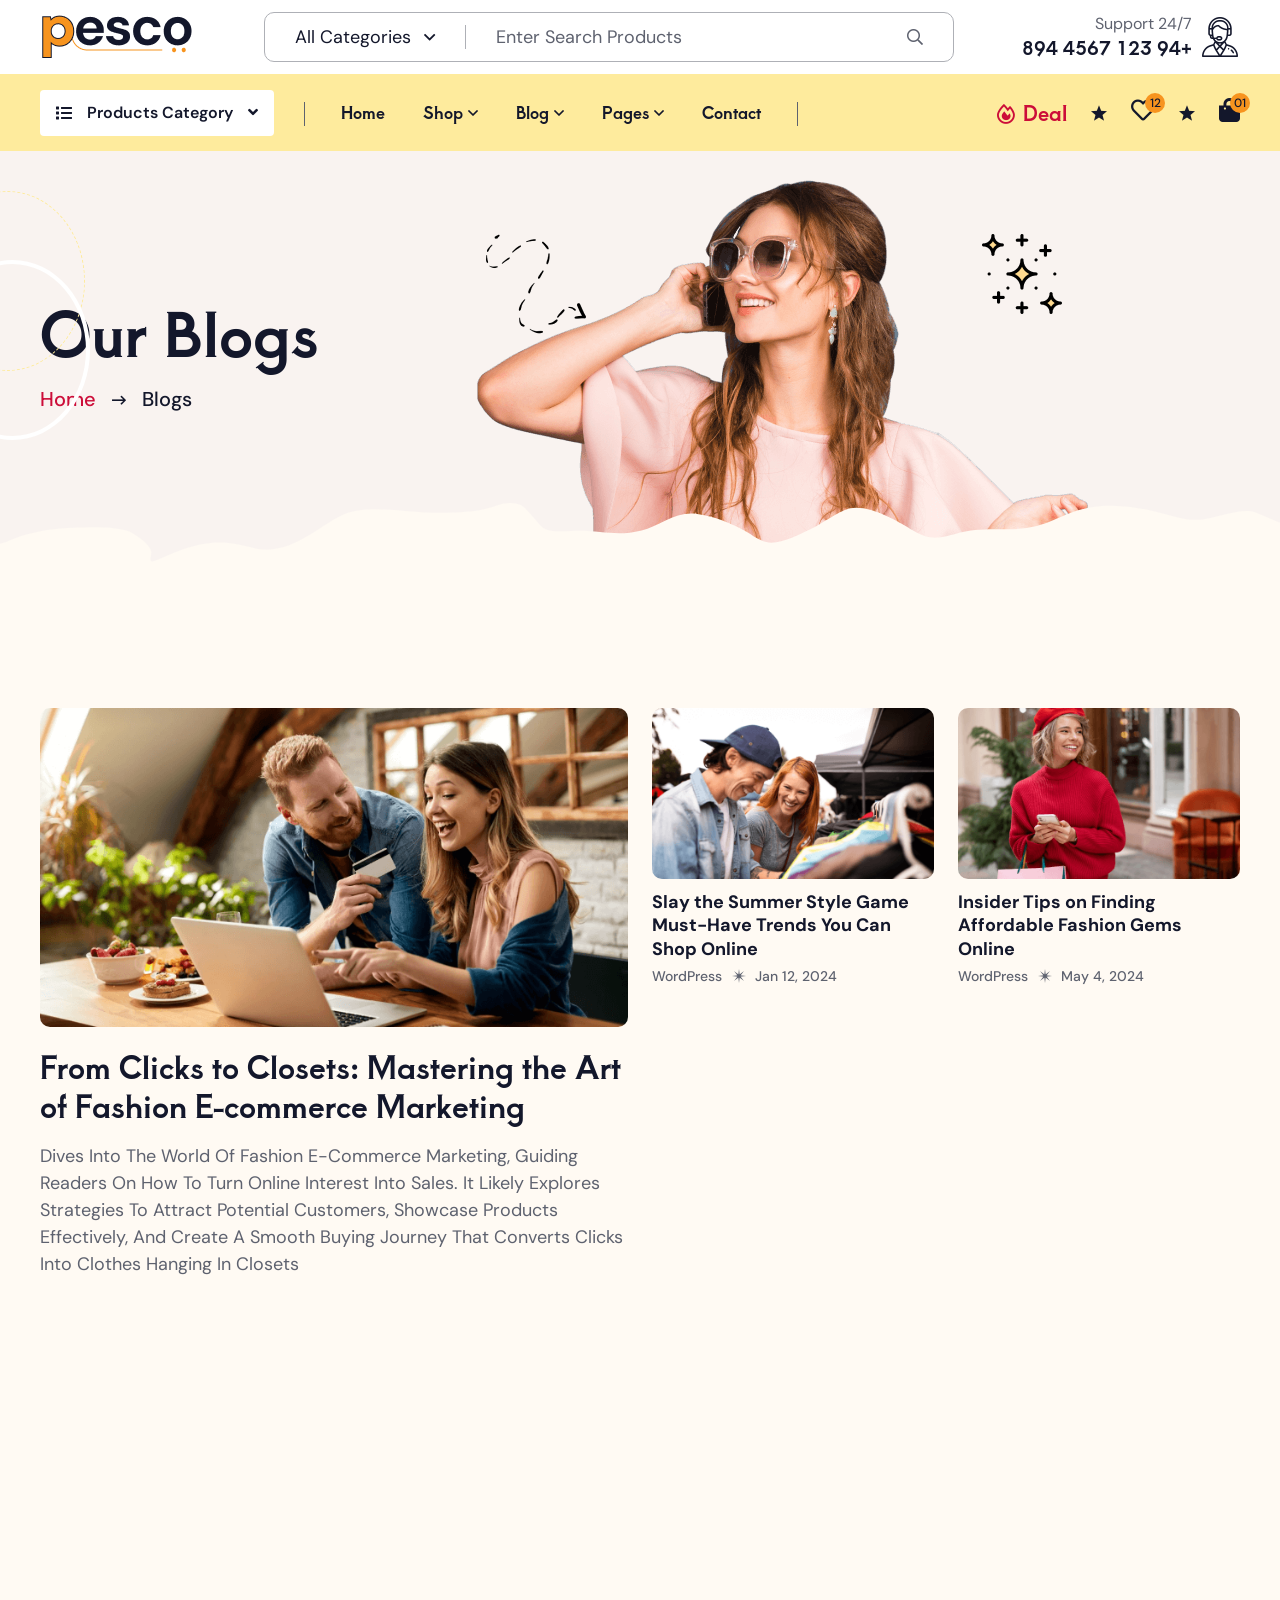
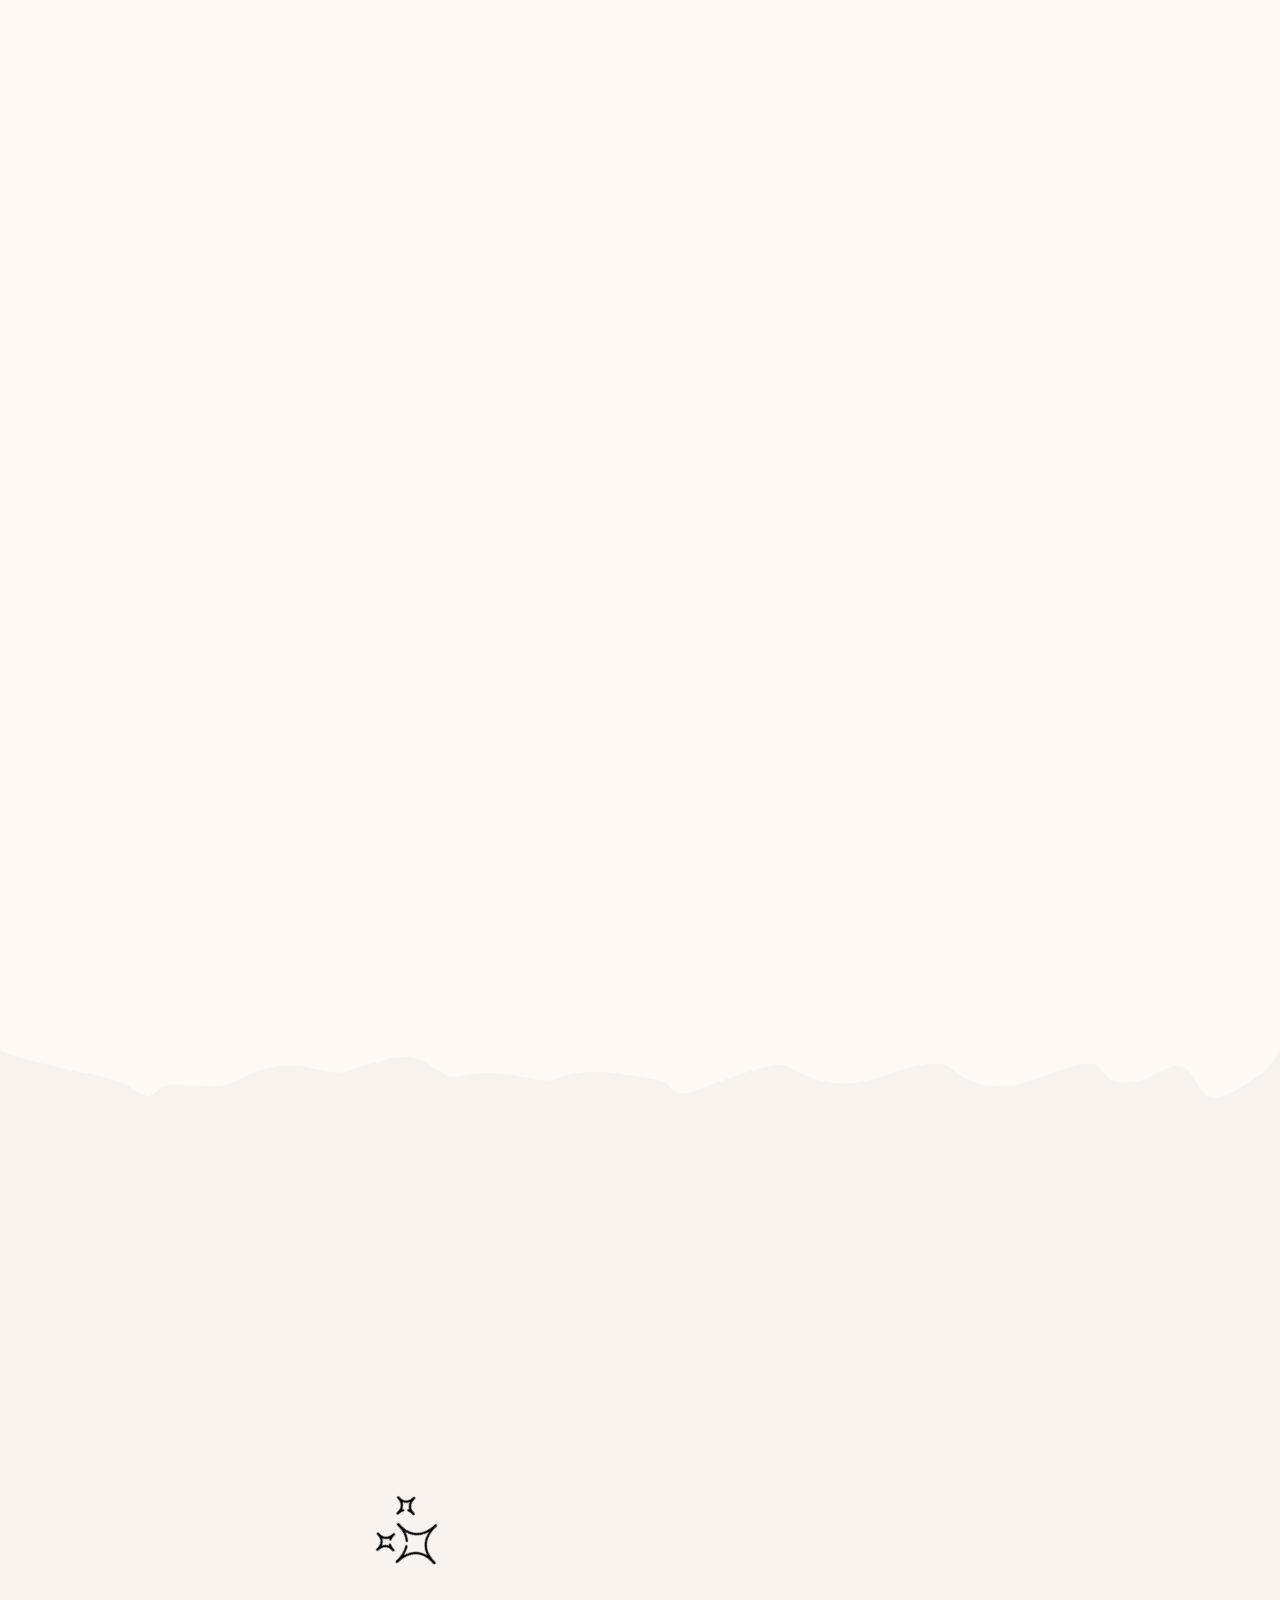
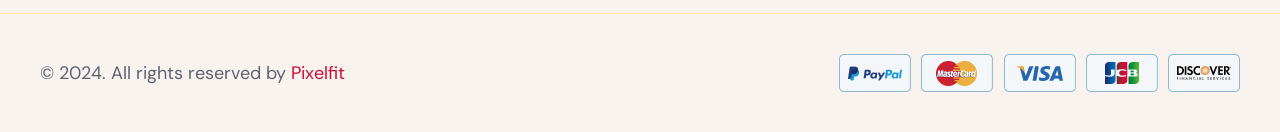
<file: pesco/blogs.html>
<!DOCTYPE html>
<html lang="zxx">

<!-- Mirrored from html.pixelfit.agency/pesco/blogs.html by HTTrack Website Copier/3.x [XR&CO'2014], Tue, 10 Dec 2024 05:24:38 GMT -->

<head>
    <!--====== Required meta tags ======-->
    <meta charset="utf-8">
    <meta http-equiv="x-ua-compatible" content="ie=edge">
    <meta name="description" content="fast food, burger, pizza">
    <meta name="viewport" content="width=device-width, initial-scale=1, shrink-to-fit=no">
    <!--====== Title ======-->
    <title>Pesco - eCommerce HTML Template</title>
    <!--====== Favicon Icon ======-->
    <link rel="shortcut icon" href="assets/images/favicon.png" type="image/png">
    <!--====== Google Fonts ======-->
    <link href="https://fonts.googleapis.com/css2?family=Aoboshi+One&amp;family=DM+Sans:ital,opsz,wght@0,9..40,100..1000;1,9..40,100..1000&amp;display=swap" rel="stylesheet">
    <!--====== Flaticon css ======-->
    <link rel="stylesheet" href="assets/fonts/flaticon/flaticon_pesco.css">
    <!--====== FontAwesome css ======-->
    <link rel="stylesheet" href="assets/fonts/fontawesome/css/all.min.css">
    <!--====== Bootstrap css ======-->
    <link rel="stylesheet" href="assets/vendor/bootstrap/css/bootstrap.min.css">
    <!--====== Slick-popup css ======-->
    <link rel="stylesheet" href="assets/vendor/slick/slick.css">
    <!--====== Nice Select css ======-->
    <link rel="stylesheet" href="assets/vendor/nice-select/css/nice-select.css">
    <!--====== Magnific-popup css ======-->
    <link rel="stylesheet" href="assets/vendor/magnific-popup/dist/magnific-popup.css">
    <!--====== Jquery UI css ======-->
    <link rel="stylesheet" href="assets/vendor/jquery-ui/jquery-ui.min.css">
    <!--====== Animate css ======-->
    <link rel="stylesheet" href="assets/vendor/aos/aos.css">
    <!--====== Default css ======-->
    <link rel="stylesheet" href="assets/css/default.css">
    <!--====== Style css ======-->
    <link rel="stylesheet" href="assets/css/style.css">
</head>

<body>
    <!--====== Preloader ======-->
    <div class="preloader">
        <div class="loader">
            <img src="assets/images/loader.gif" alt="Loader">
        </div>
    </div>
    <!--====== Start Overlay ======-->
    <div class="offcanvas__overlay"></div>
    <!--====== Start Sidemenu-wrapper-cart Area ======-->
    <div class="sidemenu-wrapper-cart">
        <div class="sidemenu-content">
            <div class="widget widget-shopping-cart">
                <h4>My cart</h4>
                <div class="sidemenu-cart-close"><i class="far fa-times"></i></div>
                <div class="widget-shopping-cart-content">
                    <ul class="pesco-mini-cart-list">
                        <li class="sidebar-cart-item">
                            <a href="#" class="remove-cart"><i class="far fa-trash-alt"></i></a>
                            <a href="#">
                                <img src="assets/images/products/cart-1.jpg" alt="cart image"> leggings with mesh panels
                            </a>
                            <span class="quantity">1 × <span><span class="currency">$</span>940.00</span>
                            </span>
                        </li>
                        <li class="sidebar-cart-item">
                            <a href="#" class="remove-cart"><i class="far fa-trash-alt"></i></a>
                            <a href="#">
                                <img src="assets/images/products/cart-2.jpg" alt="cart image"> Summer dress with belt
                            </a>
                            <span class="quantity">1 × <span><span class="currency">$</span>940.00</span>
                            </span>
                        </li>
                        <li class="sidebar-cart-item">
                            <a href="#" class="remove-cart"><i class="far fa-trash-alt"></i></a>
                            <a href="#">
                                <img src="assets/images/products/cart-3.jpg" alt="cart image"> Floral print sundress
                            </a>
                            <span class="quantity">1 × <span><span class="currency">$</span>940.00</span>
                            </span>
                        </li>
                        <li class="sidebar-cart-item">
                            <a href="#" class="remove-cart"><i class="far fa-trash-alt"></i></a>
                            <a href="#">
                                <img src="assets/images/products/cart-4.jpg" alt="cart image"> Sheath Gown Red Colors
                            </a>
                            <span class="quantity">1 × <span><span class="currency">$</span>940.00</span>
                            </span>
                        </li>
                    </ul>
                    <div class="cart-mini-total">
                        <div class="cart-total">
                            <span><strong>Subtotal:</strong></span> <span class="amount">1 × <span><span class="currency">$</span>940.00</span>
                            </span>
                        </div>
                    </div>
                    <div class="cart-button-box">
                        <a href="checkout.html" class="theme-btn style-one">Proceed to checkout</a>
                    </div>
                </div>
            </div>
        </div>
    </div>
    <!--====== End Sidemenu-wrapper-cart Area ======-->
    <!--====== Start Header Section ======-->
    <header class="header-area">
        <!--===  Search Header Main  ===-->
        <div class="search-header-main">
            <div class="container">
                <!--===  Search Header Inner  ===-->
                <div class="search-header-inner">
                    <!--=== Site Branding  ===-->
                    <div class="site-branding">
                        <a href="index.html" class="brand-logo"><img src="assets/images/logo/logo-main.png" alt="Logo"></a>
                    </div>
                    <!--===  Product Search Category  ===-->
                    <div class="product-search-category">
                        <form action="#">
                            <select class="wide">
                                    <option>All Categories</option>
                                    <option>Man Shirts</option>
                                    <option>Denim Jeans</option>
                                    <option>Casual Suit</option>
                                    <option>Summer Dress</option>
                                    <option>Sweaters</option>
                                    <option>Jackets</option>
                                </select>
                            <div class="form-group">
                                <input type="text" placeholder="Enter Search Products" />
                                <button class="search-btn"><i class="far fa-search"></i></button>
                            </div>
                        </form>
                    </div>
                    <!--===  Hotline Support  ===-->
                    <div class="hotline-support item-rtl">
                        <div class="icon">
                            <i class="flaticon-support"></i>
                        </div>
                        <div class="info">
                            <span>24/7 Support</span>
                            <h5><a href="tel:+941234567894">+94 123 4567 894</a></h5>
                        </div>
                    </div>
                </div>
            </div>
        </div>
        <!--===  Header Navigation  ===-->
        <div class="header-navigation style-one">
            <div class="container">
                <!--=== Primary Menu ===-->
                <div class="primary-menu">
                    <div class="site-branding d-lg-none d-block">
                        <a href="index.html" class="brand-logo"><img src="assets/images/logo/logo-main.png" alt="Logo"></a>
                    </div>
                    <!--=== Nav Inner Menu ===-->
                    <div class="nav-inner-menu">
                        <!--=== Main Category ===-->
                        <div class="main-categories-wrap d-none d-lg-block">
                            <a class="categories-btn-active" href="#">
                                <span class="fas fa-list"></span><span class="text">Products Category<i class="fas fa-angle-down"></i></span></i>
                            </a>
                            <div class="categories-dropdown-wrap categories-dropdown-active">
                                <div class="categori-dropdown-item">
                                    <ul>
                                        <li>
                                            <a href="shops.html"> <img src="assets/images/icon/shirt.png" alt="Shirts">Man Shirts</a>
                                        </li>
                                        <li>
                                            <a href="shops.html"> <img src="assets/images/icon/denim.png" alt="Jeans">Denim Jeans</a>
                                        </li>
                                        <li>
                                            <a href="shops.html"> <img src="assets/images/icon/suit.png" alt="Suit">Casual Suit</a>
                                        </li>
                                        <li>
                                            <a href="shops.html"> <img src="assets/images/icon/dress.png" alt="Dress">Summer Dress</a>
                                        </li>
                                        <li>
                                            <a href="shops.html"> <img src="assets/images/icon/sweaters.png" alt="Sweaters">Sweaters</a>
                                        </li>
                                    </ul>
                                </div>
                                <div class="more_slide_open">
                                    <div class="categori-dropdown-item">
                                        <ul>
                                            <li>
                                                <a href="#"><img src="assets/images/icon/jacket.png" alt="Jackets">Jackets</a>
                                            </li>
                                        </ul>
                                    </div>
                                </div>
                                <div class="more_categories"><span class="icon"></span> <span>Show more...</span></div>
                            </div>
                        </div>
                        <!--=== Pesco Nav Main ===-->
                        <div class="pesco-nav-main">
                            <!--=== Pesco Nav Menu ===-->
                            <div class="pesco-nav-menu">
                                <!--=== Responsive Menu Search ===-->
                                <div class="nav-search mb-40 d-block d-lg-none">
                                    <div class="form-group">
                                        <input type="search" class="form_control" placeholder="Search Here" name="search">
                                        <button class="search-btn"><i class="far fa-search"></i></button>
                                    </div>
                                </div>
                                <!--=== Responsive Menu Tab ===-->
                                <div class="pesco-tabs style-three d-block d-lg-none">
                                    <ul class="nav nav-tabs mb-30">
                                        <li>
                                            <button class="nav-link active" data-bs-toggle="tab" data-bs-target="#nav1">Menu</button>
                                        </li>
                                        <li>
                                            <button class="nav-link" data-bs-toggle="tab" data-bs-target="#nav2">Category</button>
                                        </li>
                                    </ul>
                                    <div class="tab-content">
                                        <div class="tab-pane fade show active" id="nav1">
                                            <nav class="main-menu">
                                                <ul>
                                                    <li class="menu-item has-children"><a href="#">Home</a>

                                                    </li>
                                                    <li class="menu-item has-children"><a href="#">Shop</a>
                                                        <ul class="sub-menu">
                                                            <li><a href="shops.html">Our Shop</a></li>
                                                            <li><a href="shop-details.html">Product Details</a></li>
                                                            <li><a href="cart.html">Cart</a></li>
                                                            <li><a href="checkout.html">Checkout</a></li>
                                                            <li><a href="wishlists.html">Wishlist</a></li>
                                                        </ul>
                                                    </li>
                                                    <li class="menu-item has-children"><a href="#">Blog</a>
                                                        <ul class="sub-menu">
                                                            <li><a href="blogs.html">Our Blog</a></li>
                                                            <li><a href="blog-details.html">Blog Details</a></li>
                                                        </ul>
                                                    </li>
                                                    <li class="menu-item has-children"><a href="#">Pages</a>
                                                        <ul class="sub-menu">
                                                            <li><a href="about-us.html">About Us</a></li>
                                                            <li><a href="faq.html">Faqs</a></li>
                                                        </ul>
                                                    </li>
                                                    <li class="menu-item"><a href="contact.html">Contact</a></li>
                                                </ul>
                                            </nav>
                                        </div>
                                        <div class="tab-pane fade" id="nav2">
                                            <div class="categori-dropdown-item">
                                                <ul>
                                                    <li>
                                                        <a href="shops.html"> <img src="assets/images/icon/shirt.png" alt="Shirts">Man Shirts</a>
                                                    </li>
                                                    <li>
                                                        <a href="shops.html"> <img src="assets/images/icon/denim.png" alt="Jeans">Denim Jeans</a>
                                                    </li>
                                                    <li>
                                                        <a href="shops.html"> <img src="assets/images/icon/suit.png" alt="Suit">Casual Suit</a>
                                                    </li>
                                                    <li>
                                                        <a href="shops.html"> <img src="assets/images/icon/dress.png" alt="Dress">Summer Dress</a>
                                                    </li>
                                                    <li>
                                                        <a href="shops.html"> <img src="assets/images/icon/sweaters.png" alt="Sweaters">Sweaters</a>
                                                    </li>
                                                </ul>
                                            </div>
                                        </div>
                                    </div>
                                </div>
                                <!--===  Hotline Support  ===-->
                                <div class="hotline-support d-flex d-lg-none mt-30">
                                    <div class="icon">
                                        <i class="flaticon-support"></i>
                                    </div>
                                    <div class="info">
                                        <span>24/7 Support</span>
                                        <h5><a href="tel:+941234567894">+94 123 4567 894</a></h5>
                                    </div>
                                </div>
                                <!--=== Main Menu ===-->
                                <nav class="main-menu d-none d-lg-block">
                                    <ul>
                                        <li class="menu-item has-children"><a href="#">Home</a>

                                        </li>
                                        <li class="menu-item has-children"><a href="#">Shop</a>
                                            <ul class="sub-menu">
                                                <li><a href="shops.html">Our Shop</a></li>
                                                <li><a href="shop-details.html">Product Details</a></li>
                                                <li><a href="cart.html">Cart</a></li>
                                                <li><a href="checkout.html">Checkout</a></li>
                                                <li><a href="wishlists.html">Wishlist</a></li>
                                            </ul>
                                        </li>
                                        <li class="menu-item has-children"><a href="#">Blog</a>
                                            <ul class="sub-menu">
                                                <li><a href="blogs.html">Our Blog</a></li>
                                                <li><a href="blog-details.html">Blog Details</a></li>
                                            </ul>
                                        </li>
                                        <li class="menu-item has-children"><a href="#">Pages</a>
                                            <ul class="sub-menu">
                                                <li><a href="about-us.html">About Us</a></li>
                                                <li><a href="faq.html">Faqs</a></li>
                                            </ul>
                                        </li>
                                        <li class="menu-item"><a href="contact.html">Contact</a></li>
                                    </ul>
                                </nav>
                            </div>
                        </div>
                    </div>
                    <!--=== Nav Right Item ===-->
                    <div class="nav-right-item style-one">
                        <ul>
                            <li>
                                <div class="deals d-lg-block d-none"><i class="far fa-fire-alt"></i>Deal</div>
                            </li>
                            <li>
                                <div class="wishlist-btn d-lg-block d-none"><i class="far fa-heart"></i><span class="pro-count">12</span></div>
                            </li>
                            <li>
                                <div class="cart-button d-flex align-items-center">
                                    <div class="icon">
                                        <i class="fas fa-shopping-bag"></i><span class="pro-count">01</span>
                                    </div>
                                </div>
                            </li>
                        </ul>
                        <div class="navbar-toggler d-block d-lg-none">
                            <span></span>
                            <span></span>
                            <span></span>
                        </div>
                    </div>
                </div>
            </div>
        </div>
    </header>
    <!--====== End Header Section ======-->
    <!--====== Main Bg  ======-->
    <main class="main-bg">
        <!--====== Start Page Banner  ======-->
        <section class="page-banner">
            <!--===  Page Banner Wrapper  ===-->
            <div class="page-banner-wrapper p-r z-1">
                <svg class="lineanm" viewBox="0 0 1920 347" fill="none" xmlns="http://www.w3.org/2000/svg">
                        <path class="line" d="M-39 345.187C70 308.353 397.628 293.477 436 145.186C490 -63.5 572 -57.8156 688 255.186C757.071 441.559 989.5 -121.315 1389 98.6856C1708.6 274.686 1940.33 156.519 1964.5 98.6856" stroke="white" stroke-width="3" stroke-dasharray="2 2"/>
                    </svg>
                <div class="page-image"><img src="assets/images/bg/page-img-1.png" alt="image"></div>
                <svg class="page-svg" xmlns="http://www.w3.org/2000/svg">
                        <path d="M21.1742 33.0065C14.029 35.2507 7.5486 39.0636 0 40.7339V86H1937V64.9942C1933.1 60.1623 1912.65 65.1777 1904.51 62.6581C1894.22 59.4678 1884.93 55.0079 1873.77 52.7742C1861.2 50.2585 1823.41 36.3854 1811.99 39.9252C1805.05 42.0727 1796.94 37.6189 1789.36 36.6007C1769.18 33.8879 1747.19 31.1848 1726.71 29.7718C1703.81 28.1919 1678.28 27.0012 1657.53 34.4442C1636.45 42.005 1606.07 60.856 1579.5 55.9191C1561.6 52.5906 1543.41 47.0959 1528.45 56.9075C1510.85 68.4592 1485.74 74.2518 1460.44 76.136C1432.32 78.2297 1408.53 70.6879 1384.73 62.2987C1339.52 46.361 1298.19 27.1677 1255.08 9.28534C1242.58 4.10111 1214.68 15.4762 1200.55 16.6533C1189.77 17.5509 1181.74 15.4508 1172.12 12.8795C1152.74 7.70033 1133.23 2.88525 1111.79 2.63621C1088.85 2.36971 1073.94 7.88289 1056.53 15.8446C1040.01 23.3996 1027.48 26.1777 1007.8 26.1777C993.757 26.1777 975.854 25.6887 962.844 28.9632C941.935 34.2258 932.059 38.7874 914.839 28.6037C901.654 20.8061 866.261 -2.56499 844.356 7.12886C831.264 12.9222 820.932 21.5146 807.663 27.5255C798.74 31.5679 779.299 42.0561 766.33 39.1166C758.156 37.2637 751.815 31.6349 745.591 28.2443C730.967 20.2774 715.218 13.2948 695.846 10.723C676.168 8.11038 658.554 23.1787 641.606 27.4357C617.564 33.4742 602.283 27.7951 579.244 27.7951C568.142 27.7951 548.414 30.4002 541.681 23.6618C535.297 17.2722 530.162 9.74921 523.263 3.71444C517.855 -1.01577 505.798 -0.852017 498.318 2.09709C479.032 9.7007 453.07 10.0516 431.025 9.64475C407.556 9.21163 368.679 1.61612 346.618 10.3636C319.648 21.0575 291.717 53.8338 254.67 45.2266C236.134 40.9201 225.134 37.5813 204.78 40.7339C186.008 43.6415 171.665 50.7785 156.051 57.3567C146.567 61.3523 152.335 52.6281 151.12 47.9222C149.535 41.7853 139.994 34.5585 132.991 30.4008C120.206 22.8098 90.2848 24.3246 74.2546 24.6502C55.5552 25.0301 37.9201 27.747 21.1742 33.0065Z" fill="#FFFAF3"/>
                    </svg>
                <div class="shape shape-one"><span></span></div>
                <div class="shape shape-two"><span></span></div>
                <div class="shape shape-three"><span><img src="assets/images/shape/curved-arrow.png" alt=""></span></div>
                <div class="shape shape-four"><span><img src="assets/images/shape/stars.png" alt=""></span></div>
                <div class="container">
                    <div class="row">
                        <div class="col-lg-6">
                            <!--===  Page Banner Content  ===-->
                            <div class="page-banner-content">
                                <h1>Our Blogs</h1>
                                <ul class="breadcrumb-link">
                                    <li><a href="index.html">Home</a></li>
                                    <li><i class="far fa-long-arrow-right"></i></li>
                                    <li class="active">Blogs</li>
                                </ul>
                            </div>
                        </div>
                    </div>
                </div>
            </div>
        </section>
        <!--====== End Page Banner  ======-->
        <!--====== Start Blog Section  ======-->
        <section class="blog-page-section pt-120 pb-95">
            <div class="container">
                <div class="row">
                    <div class="col-lg-6">
                        <!--=== Blog Post Item  ===-->
                        <div class="blog-post-item style-one mb-25" data-aos="fade-up" data-aos-delay="20" data-aos-duration="1000">
                            <div class="post-thumbnail">
                                <img src="assets/images/blog/blog-big-1.png" alt="Post Thumbnail">
                            </div>
                            <div class="post-content">
                                <h3 class="title"><a href="blog-details.html">From Clicks to Closets: Mastering the Art of Fashion E-commerce Marketing</a></h3>
                                <p>dives into the world of fashion e-commerce marketing, guiding readers on how to turn online interest into sales. It likely explores strategies to attract potential customers, showcase products effectively, and create a
                                    smooth buying journey that converts clicks into clothes hanging in closets</p>
                            </div>
                        </div>
                    </div>
                    <div class="col-lg-6">
                        <div class="row">
                            <div class="col-sm-6">
                                <!--=== Blog Post Item  ===-->
                                <div class="blog-post-item style-two mb-25" data-aos="fade-up" data-aos-delay="20" data-aos-duration="1000">
                                    <div class="post-thumbnail">
                                        <img src="assets/images/blog/blog-sm-1.png" alt="Post Thumbnail">
                                    </div>
                                    <div class="post-content">
                                        <h3 class="title"><a href="blog-details.html">Slay the Summer Style Game Must-Have Trends You Can Shop Online</a></h3>
                                        <div class="post-meta">
                                            <span><a href="#">WordPress</a></span>
                                            <span><a href="#">Jan 12, 2024</a></span>
                                        </div>
                                    </div>
                                </div>
                            </div>
                            <div class="col-sm-6">
                                <!--=== Blog Post Item  ===-->
                                <div class="blog-post-item style-two mb-25" data-aos="fade-up" data-aos-delay="25" data-aos-duration="1200">
                                    <div class="post-thumbnail">
                                        <img src="assets/images/blog/blog-sm-2.png" alt="Post Thumbnail">
                                    </div>
                                    <div class="post-content">
                                        <h3 class="title"><a href="blog-details.html">Insider Tips on Finding Affordable Fashion Gems Online</a></h3>
                                        <div class="post-meta">
                                            <span><a href="#">WordPress</a></span>
                                            <span><a href="#">May 4, 2024</a></span>
                                        </div>
                                    </div>
                                </div>
                            </div>
                            <div class="col-sm-6">
                                <!--=== Blog Post Item  ===-->
                                <div class="blog-post-item style-two mb-25" data-aos="fade-up" data-aos-delay="30" data-aos-duration="1400">
                                    <div class="post-thumbnail">
                                        <img src="assets/images/blog/blog-sm-3.png" alt="Post Thumbnail">
                                    </div>
                                    <div class="post-content">
                                        <h3 class="title"><a href="blog-details.html">Eco-Friendly Fashion E-commerce You Can Feel Good About</a></h3>
                                        <div class="post-meta">
                                            <span><a href="#">WordPress</a></span>
                                            <span><a href="#">Feb 10, 2024</a></span>
                                        </div>
                                    </div>
                                </div>
                            </div>
                            <div class="col-sm-6">
                                <!--=== Blog Post Item  ===-->
                                <div class="blog-post-item style-two mb-25" data-aos="fade-up" data-aos-delay="35" data-aos-duration="1600">
                                    <div class="post-thumbnail">
                                        <img src="assets/images/blog/blog-sm-4.png" alt="Post Thumbnail">
                                    </div>
                                    <div class="post-content">
                                        <h3 class="title"><a href="blog-details.html">A Guide to Streamlining the Online Fashion Shopping Experience</a></h3>
                                        <div class="post-meta">
                                            <span><a href="#">WordPress</a></span>
                                            <span><a href="#">Aug 29, 2024</a></span>
                                        </div>
                                    </div>
                                </div>
                            </div>
                        </div>
                    </div>
                </div>
            </div>
        </section>
        <!--====== End Blog Section  ======-->
        <!--====== Start Blog Section  ======-->
        <section class="blog-section pb-80">
            <div class="container">
                <!--====== Blog Wrapper  ======-->
                <div class="blogs-wrapper">
                    <div class="row">
                        <div class="col-xl-8">
                            <!--=== Blog Post Item ===-->
                            <div class="blog-post-item style-four" data-aos="fade-up" data-aos-duration="1400">
                                <div class="post-thumbnail">
                                    <img src="assets/images/blog/blog-sm-5.png" alt="Post Thumbnail">
                                </div>
                                <div class="post-content">
                                    <h3 class="title"><a href="blog-details.html">3 unexpected hacks to unleash your hidden creativity.</a></h3>
                                    <p>Feeling like your well of creativity has run dry? This post dives into surprising strategies to spark your imagination, even if you consider yourself uncreative. Get ready to discover unconventional methods</p>
                                    <div class="post-meta">
                                        <span><a href="#">Shopify</a></span>
                                        <span><a href="#">March 12, 2024</a></span>
                                    </div>
                                </div>
                            </div>
                            <!--=== Blog Post Item ===-->
                            <div class="blog-post-item style-four" data-aos="fade-up" data-aos-duration="1600">
                                <div class="post-thumbnail">
                                    <img src="assets/images/blog/blog-sm-6.png" alt="Post Thumbnail">
                                </div>
                                <div class="post-content">
                                    <h3 class="title"><a href="blog-details.html">The ultimate guide to ecommerce in 2024: everything you need to know</a></h3>
                                    <p>Welcome to your one-stop shop for everything related to Ecommerce in 2024! This comprehensive guide covers the latest trends, essential knowledge, and expert tips you need to stay ahead of the curve. </p>
                                    <div class="post-meta">
                                        <span><a href="#">Fashion</a></span>
                                        <span><a href="#">July 21, 2024</a></span>
                                    </div>
                                </div>
                            </div>
                            <!--=== Blog Post Item ===-->
                            <div class="blog-post-item style-four" data-aos="fade-up" data-aos-duration="1800">
                                <div class="post-thumbnail">
                                    <img src="assets/images/blog/blog-sm-7.png" alt="Post Thumbnail">
                                </div>
                                <div class="post-content">
                                    <h3 class="title"><a href="blog-details.html">Do delivery? you're not alone! here's how to fix it fast</a></h3>
                                    <p>You're definitely not the only one! This post acknowledges a widespread issue and offers quick and effective solutions to get you back on track. Stop feeling overwhelmed and learn how to tackle this common problem</p>
                                    <div class="post-meta">
                                        <span><a href="#">Shopify</a></span>
                                        <span><a href="#">10 Apr 2024</a></span>
                                    </div>
                                </div>
                            </div>
                            <div class="pesco-pagination mb-40" data-aos="fade-up" data-aos-duration="2000">
                                <ul>
                                    <li><a href="#"><i class="far fa-angle-left"></i></a></li>
                                    <li><a href="#">01</a></li>
                                    <li><a href="#">02</a></li>
                                    <li><a href="#">....</a></li>
                                    <li><a href="#">20</a></li>
                                    <li><a href="#"><i class="far fa-angle-right"></i></a></li>
                                </ul>
                            </div>
                        </div>
                        <div class="col-xl-4">
                            <div class="sidebar-widget-area">
                                <!--=== Sidebar Widget ===-->
                                <div class="sidebar-banner-widget mb-40" data-aos="fade-up" data-aos-duration="1000">
                                    <div class="banner-widget-content">
                                        <div class="banner-shape"><img src="assets/images/widget/banner-shape-1.png" alt="shape"></div>
                                        <div class="banner-img"><img src="assets/images/widget/banner-1.png" alt="image"></div>
                                        <div class="content">
                                            <span class="sale">BIG SALE</span>
                                            <h3>40% <span>off Each Products</span></h3>
                                            <a href="shops.html" class="theme-btn style-one">Shop Now</a>
                                        </div>
                                    </div>
                                </div>
                                <!--=== Sidebar Widget ===-->
                                <div class="sidebar-newsletter-widget mb-40" data-aos="fade-up" data-aos-duration="1200">
                                    <div class="newsletter-content">
                                        <h5>Our Newsletter</h5>
                                        <p>Follow our newsletter to stay updated about us.</p>
                                        <form>
                                            <input type="text" class="form_control" placeholder="Enter Email Address" name="name" required>
                                            <button class="theme-btn style-one">Subscribe</button>
                                        </form>
                                    </div>
                                </div>
                            </div>
                        </div>
                    </div>
                </div>
            </div>
        </section>
        <!--====== End Blog Section  ======-->
    </main>
    <!--====== Start Footer Main  ======-->
    <footer class="footer-main">
        <!--=== Footer Bg Wrapper  ===-->
        <div class="footer-bg-wrapper gray-bg">
            <div class="footer-shape shape-one"><span><img src="assets/images/footer/shape-1.png" alt="shape"></span></div>
            <svg id="footer-svg" xmlns="http://www.w3.org/2000/svg" viewBox="0 0 1920 75" fill="none">
                    <path d="M1888.99 40.9061C1901.65 33.5506 1917.87 10.0999 1920 0.000160217L2.48878 0.110695C-18.5686 5.37782 100.829 31.8098 104.136 32.5745C126.908 37.8407 182.163 45.7157 196.02 59.5798C199.049 62.6106 214.802 72.2205 222.15 72.2205C228.696 72.2205 237.893 62.3777 241.388 59.5798C254.985 48.6964 317.621 62.748 338.154 55.5577C378.089 41.5729 396.6 21.3246 452.148 27.4033C469.55 29.3076 497.787 39.4201 516.467 36.022C529.695 33.6155 539.612 26.7953 554.369 23.9558C576.978 19.6057 584.786 12.6555 612.371 13.0388C629.18 13.2724 648.084 27.6499 658.6 33.8673C672.059 41.8242 673.268 47.0554 692.77 41.4805C711.954 35.9964 746.756 38.27 766.852 40.0441C779.483 41.1593 819.866 52.3111 831.458 47.8009C837.236 45.5528 840.64 43.5162 847.537 41.3369C869.486 34.402 905.397 34.0022 929.946 38.6077C947.224 41.8489 987.666 45.9365 999.721 52.9722C1005.16 56.1489 1004.78 60.6539 1010.35 63.6019C1018.09 67.7037 1021.56 68.3083 1029.01 67.4803C1042.77 65.9505 1045.29 61.7272 1056.86 58.1434C1090.94 47.59 1121.71 32.7536 1160.52 26.5415C1182.98 22.9457 1193.92 36.1401 1209.04 41.4806C1240.16 52.468 1262.92 57.9972 1299.78 49.2374C1331.73 41.6466 1369.13 23.3813 1405.73 23.3813C1419.55 23.3813 1427.96 32.734 1435.31 37.4585C1451.38 47.7919 1467 56.9943 1493.89 56.9943C1532.36 56.9943 1544.2 49.9853 1574.29 39.0386C1588.58 33.8384 1616.86 22.826 1635.73 23.3813C1651.4 23.8424 1656.97 43.603 1667.89 48.6629C1683.26 55.7835 1710.61 49.5903 1723.88 43.7789C1736.22 38.3771 1758.43 20.6985 1777.29 30.1327C1788.48 35.7274 1794.71 53.9926 1801.12 61.5909C1815.62 78.7687 1819.96 77.5598 1843.05 68.4859C1861.58 61.2028 1873.63 49.8315 1888.99 40.9061Z" fill="#FFFAF3"/>
                </svg>
            <!--=== Footer Widget Area  ===-->
            <div class="footer-widget-area pb-80">
                <div class="container">
                    <div class="row">
                        <div class="col-xl-3 col-sm-6">
                            <!--=== Footer Widget  ===-->
                            <div class="footer-widget about-company-widget mb-40" data-aos="fade-up" data-aos-delay="10" data-aos-duration="1000">
                                <div class="widget-content">
                                    <a href="index.html" class="footer-logo"><img src="assets/images/logo/logo-main.png" alt="Brand Logo"></a>
                                    <p>Pesco is an exciting International brand we provide high quality cloths</p>
                                    <ul class="ct-info-list mb-30">
                                        <li>
                                            <i class="fas fa-envelope"></i>
                                            <a href="mailto:info@mydomain.com">info@mydomain.com</a>
                                        </li>
                                        <li>
                                            <i class="fas fa-phone-alt"></i>
                                            <a href="mailto:info@mydomain.com">info@mydomain.com</a>
                                        </li>
                                    </ul>
                                    <ul class="social-link">
                                        <li>
                                            <span>Find Us:</span>
                                        </li>
                                        <li>
                                            <a href="#"><i class="fab fa-facebook-f"></i></a>
                                        </li>
                                        <li>
                                            <a href="#"><i class="fab fa-instagram"></i></a>
                                        </li>
                                        <li>
                                            <a href="#"><i class="fab fa-linkedin-in"></i></a>
                                        </li>
                                        <li>
                                            <a href="#"><i class="fab fa-twitter"></i></a>
                                        </li>
                                    </ul>
                                </div>
                            </div>
                        </div>
                        <div class="col-xl-3 col-md-6 col-sm-6">
                            <!--=== Footer Widget ===-->
                            <div class="footer-widget footer-nav-widget mb-40" data-aos="fade-up" data-aos-delay="15" data-aos-duration="1200">
                                <div class="widget-content">
                                    <h4 class="widget-title">Customer Services</h4>
                                    <ul class="widget-menu">
                                        <li><img src="assets/images/icon/star-3.svg" alt="star icon"><a href="#">Collections & Delivery</a></li>
                                        <li><img src="assets/images/icon/star-3.svg" alt="star icon"><a href="#">Returns & Refunds</a></li>
                                        <li><img src="assets/images/icon/star-3.svg" alt="star icon"><a href="#">Terms & Conditions</a></li>
                                        <li><img src="assets/images/icon/star-3.svg" alt="star icon"><a href="#">Delivery Return</a></li>
                                        <li><img src="assets/images/icon/star-3.svg" alt="star icon"><a href="#">Store Locations</a></li>
                                    </ul>
                                </div>
                            </div>
                        </div>
                        <div class="col-xl-3 col-md-6 col-sm-6">
                            <!--=== Footer Widget ===-->
                            <div class="footer-widget footer-nav-widget mb-40" data-aos="fade-up" data-aos-delay="20" data-aos-duration="1400">
                                <div class="widget-content">
                                    <h4 class="widget-title">Quick Link</h4>
                                    <ul class="widget-menu">
                                        <li><img src="assets/images/icon/star-3.svg" alt="star icon"><a href="#">Privacy Policy</a></li>
                                        <li><img src="assets/images/icon/star-3.svg" alt="star icon"><a href="#">Terms Of Use</a></li>
                                        <li><img src="assets/images/icon/star-3.svg" alt="star icon"><a href="#">FAQ</a></li>
                                        <li><img src="assets/images/icon/star-3.svg" alt="star icon"><a href="#">Contact</a></li>
                                        <li><img src="assets/images/icon/star-3.svg" alt="star icon"><a href="#">Login / Register</a></li>
                                    </ul>
                                </div>
                            </div>
                        </div>
                        <div class="col-xl-3 col-sm-6">
                            <!--=== Footer Widget  ===-->
                            <div class="footer-widget footer-recent-post-widget" data-aos="fade-up" data-aos-delay="25" data-aos-duration="1600">
                                <h4 class="widget-title">Recent Post</h4>
                                <div class="widget-content">
                                    <div class="recent-post-item">
                                        <div class="thumb">
                                            <img src="assets/images/footer/recent-post-1.png" alt="post thumb">
                                        </div>
                                        <div class="content">
                                            <h4><a href="blog-details.html">Tips on Finding Affordable Fashion Gems Online</a></h4>
                                            <span><a href="blog-details.html">July 11, 2023</a></span>
                                        </div>
                                    </div>
                                    <div class="recent-post-item">
                                        <div class="thumb">
                                            <img src="assets/images/footer/recent-post-2.png" alt="post thumb">
                                        </div>
                                        <div class="content">
                                            <h4><a href="blog-details.html">Mastering the Art of Fashion E-commerce Marketing</a></h4>
                                            <span><a href="blog-details.html">JUly 11, 2024</a></span>
                                        </div>
                                    </div>
                                    <div class="recent-post-item">
                                        <div class="thumb">
                                            <img src="assets/images/footer/recent-post-3.png" alt="post thumb">
                                        </div>
                                        <div class="content">
                                            <h4><a href="blog-details.html">Must-Have Trends You Can Shop Online Now</a></h4>
                                            <span><a href="blog-details.html">July 11, 2024</a></span>
                                        </div>
                                    </div>
                                </div>
                            </div>
                        </div>
                    </div>
                </div>
            </div>
            <!--=== Footer Copyright  ===-->
            <div class="copyright-area">
                <div class="container">
                    <div class="row align-items-center">
                        <div class="col-lg-6">
                            <div class="copyright-text">
                                <p>&copy; 2024. All rights reserved by <span>Pixelfit</span></p>
                            </div>
                        </div>
                        <div class="col-lg-6">
                            <div class="payment-method text-lg-end">
                                <a href="#"><img src="assets/images/footer/payment-method.png" alt="payment-method"></a>
                            </div>
                        </div>
                    </div>
                </div>
            </div>
        </div>
    </footer>
    <!--====== End Footer Main  ======-->
    <!--====== Back To Top  ======-->
    <div class="back-to-top"><i class="far fa-angle-up"></i></div>
    <!--====== Jquery js ======-->
    <script src="assets/vendor/jquery-3.7.1.min.js"></script>
    <!--====== Bootstrap js ======-->
    <script src="assets/vendor/popper/popper.min.js"></script>
    <!--====== Bootstrap js ======-->
    <script src="assets/vendor/bootstrap/js/bootstrap.min.js"></script>
    <!--====== Slick js ======-->
    <script src="assets/vendor/slick/slick.min.js"></script>
    <!--====== Magnific js ======-->
    <script src="assets/vendor/magnific-popup/dist/jquery.magnific-popup.min.js"></script>
    <!--====== Nice-select js ======-->
    <script src="assets/vendor/nice-select/js/jquery.nice-select.min.js"></script>
    <!--====== Jquery Ui js ======-->
    <script src="assets/vendor/jquery-ui/jquery-ui.min.js"></script>
    <!--====== SimplyCountdown js ======-->
    <script src="assets/vendor/simplyCountdown.min.js"></script>
    <!--====== Aos js ======-->
    <script src="assets/vendor/aos/aos.js"></script>
    <!--====== Main js ======-->
    <script src="assets/js/theme.js"></script>
</body>

<!-- Mirrored from html.pixelfit.agency/pesco/blogs.html by HTTrack Website Copier/3.x [XR&CO'2014], Tue, 10 Dec 2024 05:24:39 GMT -->

</html>
</file>
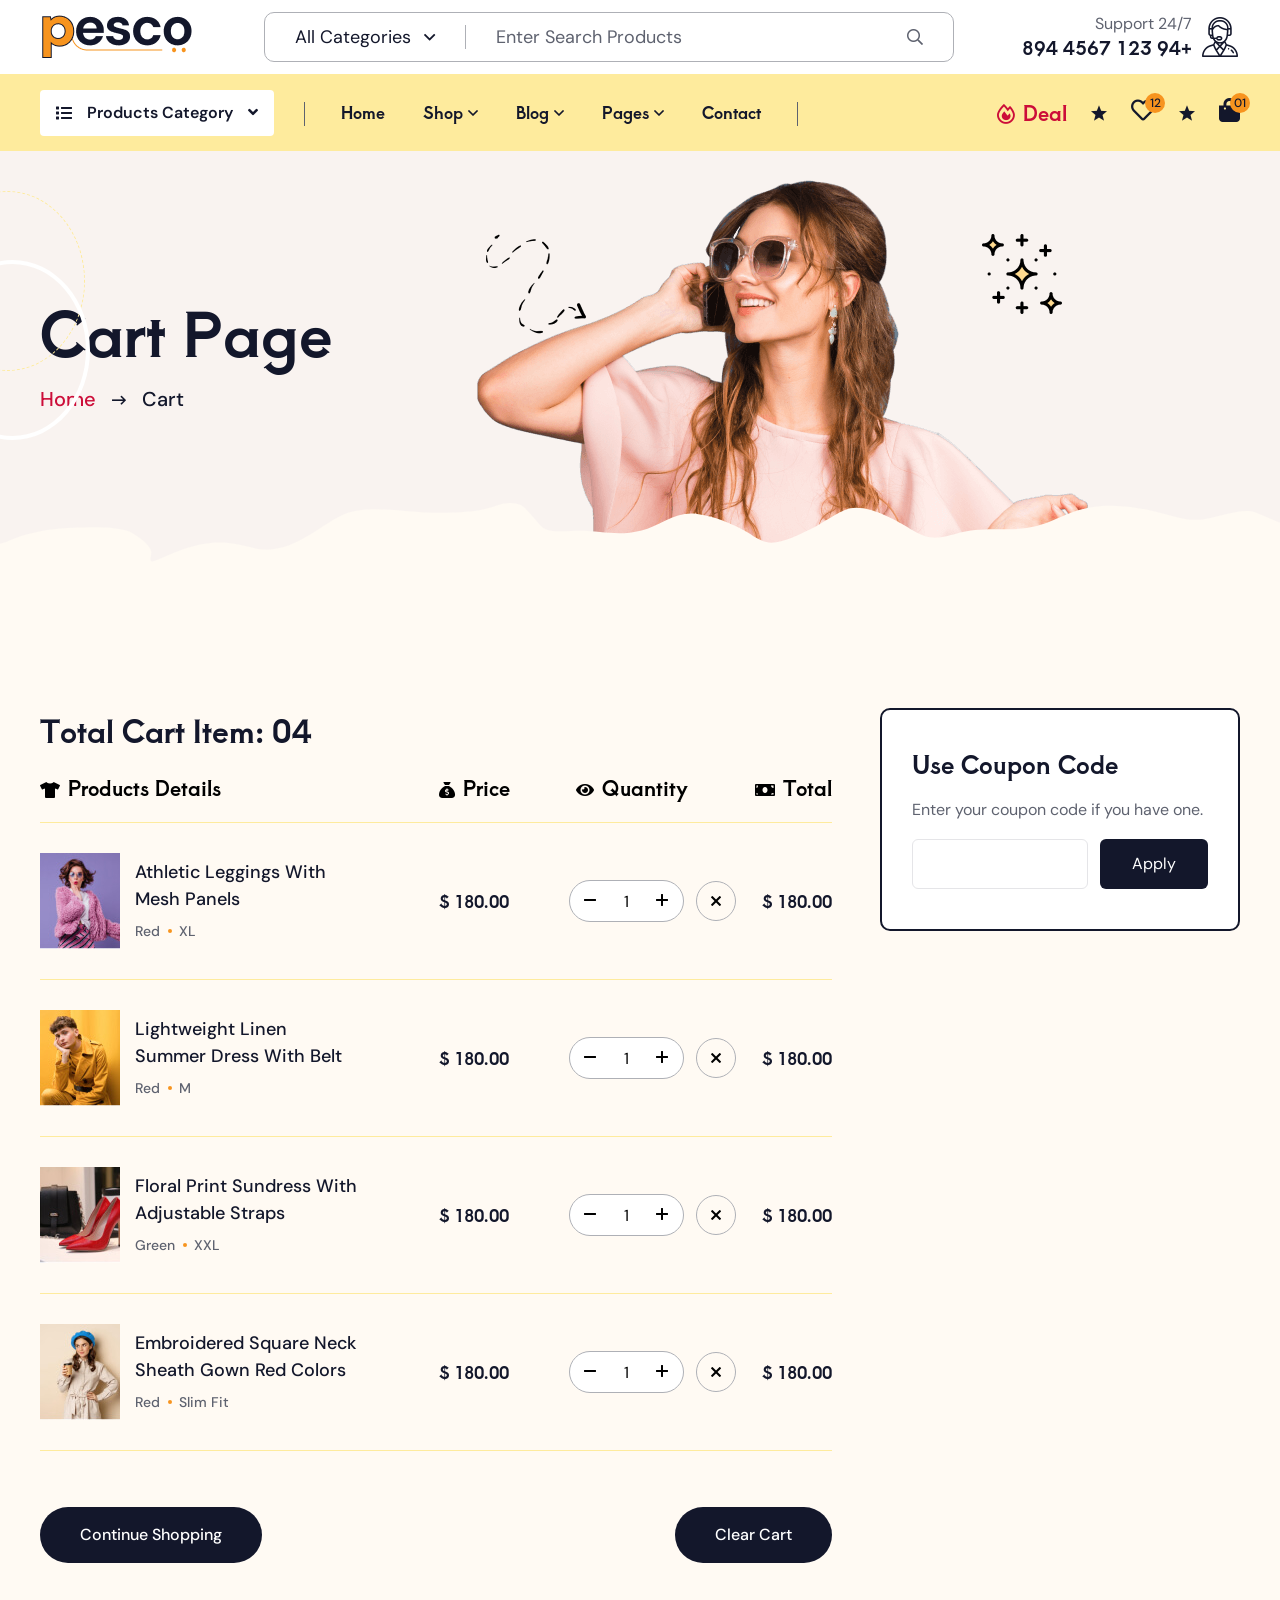
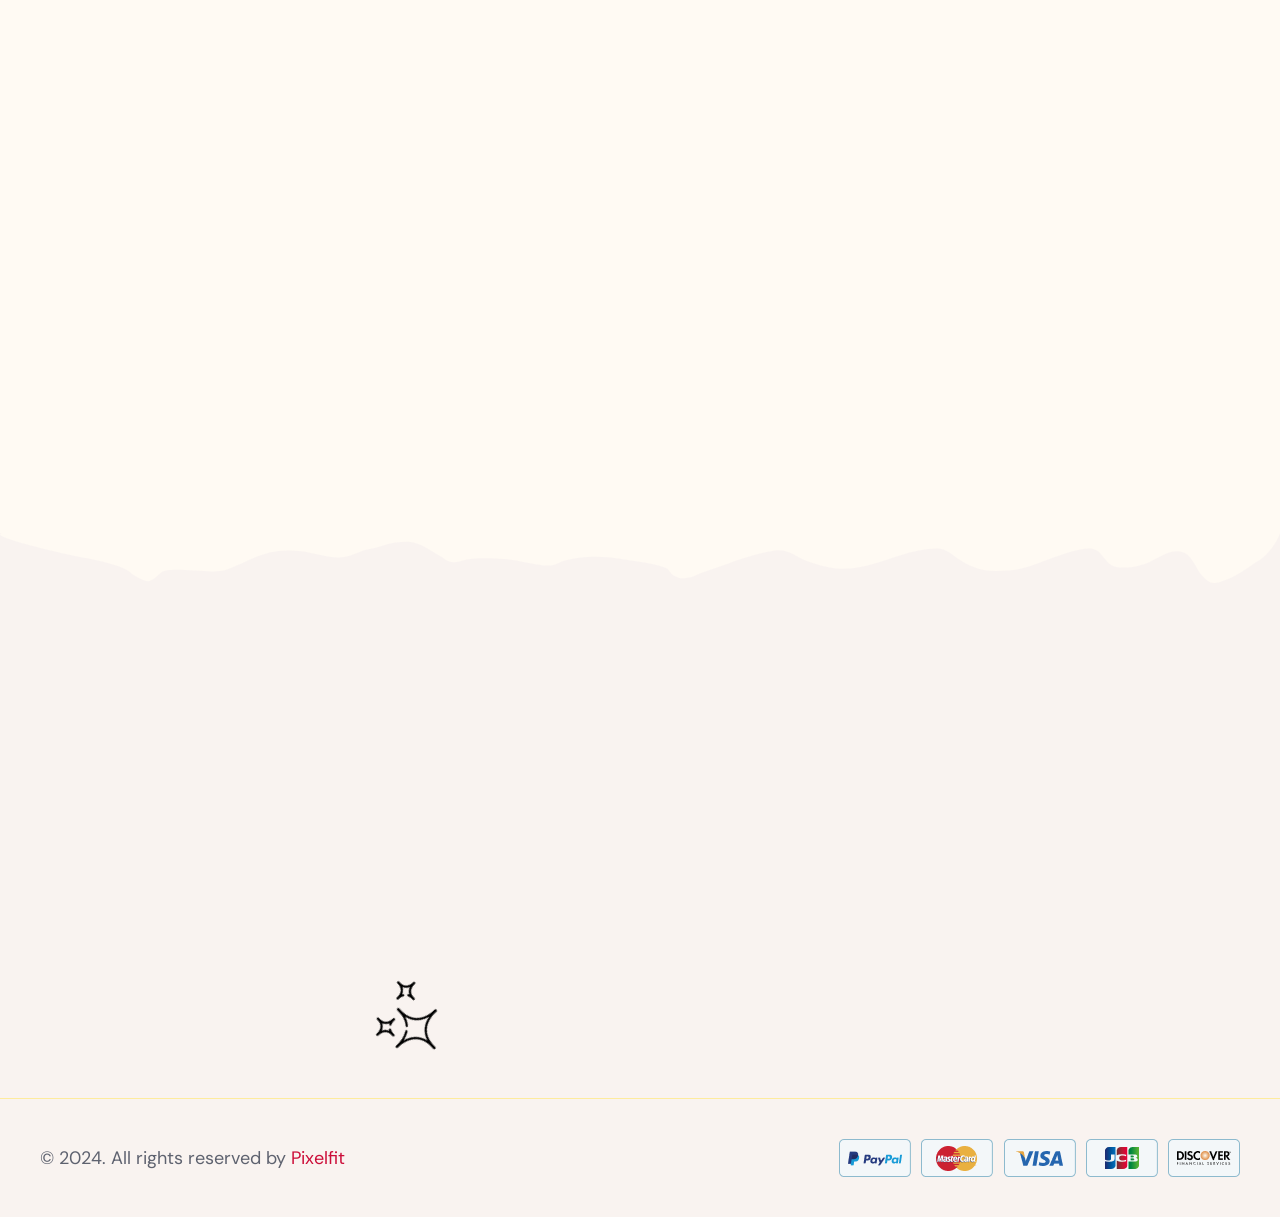
<file: pesco/cart.html>
<!DOCTYPE html>
<html lang="zxx">

<!-- Mirrored from html.pixelfit.agency/pesco/cart.html by HTTrack Website Copier/3.x [XR&CO'2014], Tue, 10 Dec 2024 05:24:38 GMT -->

<head>
    <!--====== Required meta tags ======-->
    <meta charset="utf-8">
    <meta http-equiv="x-ua-compatible" content="ie=edge">
    <meta name="description" content="fast food, burger, pizza">
    <meta name="viewport" content="width=device-width, initial-scale=1, shrink-to-fit=no">
    <!--====== Title ======-->
    <title>Pesco - eCommerce HTML Template</title>
    <!--====== Favicon Icon ======-->
    <link rel="shortcut icon" href="assets/images/favicon.png" type="image/png">
    <!--====== Google Fonts ======-->
    <link href="https://fonts.googleapis.com/css2?family=Aoboshi+One&amp;family=DM+Sans:ital,opsz,wght@0,9..40,100..1000;1,9..40,100..1000&amp;display=swap" rel="stylesheet">
    <!--====== Flaticon css ======-->
    <link rel="stylesheet" href="assets/fonts/flaticon/flaticon_pesco.css">
    <!--====== FontAwesome css ======-->
    <link rel="stylesheet" href="assets/fonts/fontawesome/css/all.min.css">
    <!--====== Bootstrap css ======-->
    <link rel="stylesheet" href="assets/vendor/bootstrap/css/bootstrap.min.css">
    <!--====== Slick-popup css ======-->
    <link rel="stylesheet" href="assets/vendor/slick/slick.css">
    <!--====== Nice Select css ======-->
    <link rel="stylesheet" href="assets/vendor/nice-select/css/nice-select.css">
    <!--====== Magnific-popup css ======-->
    <link rel="stylesheet" href="assets/vendor/magnific-popup/dist/magnific-popup.css">
    <!--====== Jquery UI css ======-->
    <link rel="stylesheet" href="assets/vendor/jquery-ui/jquery-ui.min.css">
    <!--====== Animate css ======-->
    <link rel="stylesheet" href="assets/vendor/aos/aos.css">
    <!--====== Default css ======-->
    <link rel="stylesheet" href="assets/css/default.css">
    <!--====== Style css ======-->
    <link rel="stylesheet" href="assets/css/style.css">
</head>

<body>
    <!--====== Preloader ======-->
    <div class="preloader">
        <div class="loader">
            <img src="assets/images/loader.gif" alt="Loader">
        </div>
    </div>
    <!--====== Start Overlay ======-->
    <div class="offcanvas__overlay"></div>
    <!--====== Start Sidemenu-wrapper-cart Area ======-->
    <div class="sidemenu-wrapper-cart">
        <div class="sidemenu-content">
            <div class="widget widget-shopping-cart">
                <h4>My cart</h4>
                <div class="sidemenu-cart-close"><i class="far fa-times"></i></div>
                <div class="widget-shopping-cart-content">
                    <ul class="pesco-mini-cart-list">
                        <li class="sidebar-cart-item">
                            <a href="#" class="remove-cart"><i class="far fa-trash-alt"></i></a>
                            <a href="#">
                                <img src="assets/images/products/cart-1.jpg" alt="cart image"> leggings with mesh panels
                            </a>
                            <span class="quantity">1 × <span><span class="currency">$</span>940.00</span>
                            </span>
                        </li>
                        <li class="sidebar-cart-item">
                            <a href="#" class="remove-cart"><i class="far fa-trash-alt"></i></a>
                            <a href="#">
                                <img src="assets/images/products/cart-2.jpg" alt="cart image"> Summer dress with belt
                            </a>
                            <span class="quantity">1 × <span><span class="currency">$</span>940.00</span>
                            </span>
                        </li>
                        <li class="sidebar-cart-item">
                            <a href="#" class="remove-cart"><i class="far fa-trash-alt"></i></a>
                            <a href="#">
                                <img src="assets/images/products/cart-3.jpg" alt="cart image"> Floral print sundress
                            </a>
                            <span class="quantity">1 × <span><span class="currency">$</span>940.00</span>
                            </span>
                        </li>
                        <li class="sidebar-cart-item">
                            <a href="#" class="remove-cart"><i class="far fa-trash-alt"></i></a>
                            <a href="#">
                                <img src="assets/images/products/cart-4.jpg" alt="cart image"> Sheath Gown Red Colors
                            </a>
                            <span class="quantity">1 × <span><span class="currency">$</span>940.00</span>
                            </span>
                        </li>
                    </ul>
                    <div class="cart-mini-total">
                        <div class="cart-total">
                            <span><strong>Subtotal:</strong></span> <span class="amount">1 × <span><span class="currency">$</span>940.00</span>
                            </span>
                        </div>
                    </div>
                    <div class="cart-button-box">
                        <a href="checkout.html" class="theme-btn style-one">Proceed to checkout</a>
                    </div>
                </div>
            </div>
        </div>
    </div>
    <!--====== End Sidemenu-wrapper-cart Area ======-->
    <!--====== Start Header Section ======-->
    <header class="header-area">
        <!--===  Search Header Main  ===-->
        <div class="search-header-main">
            <div class="container">
                <!--===  Search Header Inner  ===-->
                <div class="search-header-inner">
                    <!--=== Site Branding  ===-->
                    <div class="site-branding">
                        <a href="index.html" class="brand-logo"><img src="assets/images/logo/logo-main.png" alt="Logo"></a>
                    </div>
                    <!--===  Product Search Category  ===-->
                    <div class="product-search-category">
                        <form action="#">
                            <select class="wide">
                                    <option>All Categories</option>
                                    <option>Man Shirts</option>
                                    <option>Denim Jeans</option>
                                    <option>Casual Suit</option>
                                    <option>Summer Dress</option>
                                    <option>Sweaters</option>
                                    <option>Jackets</option>
                                </select>
                            <div class="form-group">
                                <input type="text" placeholder="Enter Search Products" />
                                <button class="search-btn"><i class="far fa-search"></i></button>
                            </div>
                        </form>
                    </div>
                    <!--===  Hotline Support  ===-->
                    <div class="hotline-support item-rtl">
                        <div class="icon">
                            <i class="flaticon-support"></i>
                        </div>
                        <div class="info">
                            <span>24/7 Support</span>
                            <h5><a href="tel:+941234567894">+94 123 4567 894</a></h5>
                        </div>
                    </div>
                </div>
            </div>
        </div>
        <!--===  Header Navigation  ===-->
        <div class="header-navigation style-one">
            <div class="container">
                <!--=== Primary Menu ===-->
                <div class="primary-menu">
                    <div class="site-branding d-lg-none d-block">
                        <a href="index.html" class="brand-logo"><img src="assets/images/logo/logo-main.png" alt="Logo"></a>
                    </div>
                    <!--=== Nav Inner Menu ===-->
                    <div class="nav-inner-menu">
                        <!--=== Main Category ===-->
                        <div class="main-categories-wrap d-none d-lg-block">
                            <a class="categories-btn-active" href="#">
                                <span class="fas fa-list"></span><span class="text">Products Category<i class="fas fa-angle-down"></i></span></i>
                            </a>
                            <div class="categories-dropdown-wrap categories-dropdown-active">
                                <div class="categori-dropdown-item">
                                    <ul>
                                        <li>
                                            <a href="shops.html"> <img src="assets/images/icon/shirt.png" alt="Shirts">Man Shirts</a>
                                        </li>
                                        <li>
                                            <a href="shops.html"> <img src="assets/images/icon/denim.png" alt="Jeans">Denim Jeans</a>
                                        </li>
                                        <li>
                                            <a href="shops.html"> <img src="assets/images/icon/suit.png" alt="Suit">Casual Suit</a>
                                        </li>
                                        <li>
                                            <a href="shops.html"> <img src="assets/images/icon/dress.png" alt="Dress">Summer Dress</a>
                                        </li>
                                        <li>
                                            <a href="shops.html"> <img src="assets/images/icon/sweaters.png" alt="Sweaters">Sweaters</a>
                                        </li>
                                    </ul>
                                </div>
                                <div class="more_slide_open">
                                    <div class="categori-dropdown-item">
                                        <ul>
                                            <li>
                                                <a href="#"><img src="assets/images/icon/jacket.png" alt="Jackets">Jackets</a>
                                            </li>
                                        </ul>
                                    </div>
                                </div>
                                <div class="more_categories"><span class="icon"></span> <span>Show more...</span></div>
                            </div>
                        </div>
                        <!--=== Pesco Nav Main ===-->
                        <div class="pesco-nav-main">
                            <!--=== Pesco Nav Menu ===-->
                            <div class="pesco-nav-menu">
                                <!--=== Responsive Menu Search ===-->
                                <div class="nav-search mb-40 d-block d-lg-none">
                                    <div class="form-group">
                                        <input type="search" class="form_control" placeholder="Search Here" name="search">
                                        <button class="search-btn"><i class="far fa-search"></i></button>
                                    </div>
                                </div>
                                <!--=== Responsive Menu Tab ===-->
                                <div class="pesco-tabs style-three d-block d-lg-none">
                                    <ul class="nav nav-tabs mb-30">
                                        <li>
                                            <button class="nav-link active" data-bs-toggle="tab" data-bs-target="#nav1">Menu</button>
                                        </li>
                                        <li>
                                            <button class="nav-link" data-bs-toggle="tab" data-bs-target="#nav2">Category</button>
                                        </li>
                                    </ul>
                                    <div class="tab-content">
                                        <div class="tab-pane fade show active" id="nav1">
                                            <nav class="main-menu">
                                                <ul>
                                                    <li class="menu-item has-children"><a href="#">Home</a>

                                                    </li>
                                                    <li class="menu-item has-children"><a href="#">Shop</a>
                                                        <ul class="sub-menu">
                                                            <li><a href="shops.html">Our Shop</a></li>
                                                            <li><a href="shop-details.html">Product Details</a></li>
                                                            <li><a href="cart.html">Cart</a></li>
                                                            <li><a href="checkout.html">Checkout</a></li>
                                                            <li><a href="wishlists.html">Wishlist</a></li>
                                                        </ul>
                                                    </li>
                                                    <li class="menu-item has-children"><a href="#">Blog</a>
                                                        <ul class="sub-menu">
                                                            <li><a href="blogs.html">Our Blog</a></li>
                                                            <li><a href="blog-details.html">Blog Details</a></li>
                                                        </ul>
                                                    </li>
                                                    <li class="menu-item has-children"><a href="#">Pages</a>
                                                        <ul class="sub-menu">
                                                            <li><a href="about-us.html">About Us</a></li>
                                                            <li><a href="faq.html">Faqs</a></li>
                                                        </ul>
                                                    </li>
                                                    <li class="menu-item"><a href="contact.html">Contact</a></li>
                                                </ul>
                                            </nav>
                                        </div>
                                        <div class="tab-pane fade" id="nav2">
                                            <div class="categori-dropdown-item">
                                                <ul>
                                                    <li>
                                                        <a href="shops.html"> <img src="assets/images/icon/shirt.png" alt="Shirts">Man Shirts</a>
                                                    </li>
                                                    <li>
                                                        <a href="shops.html"> <img src="assets/images/icon/denim.png" alt="Jeans">Denim Jeans</a>
                                                    </li>
                                                    <li>
                                                        <a href="shops.html"> <img src="assets/images/icon/suit.png" alt="Suit">Casual Suit</a>
                                                    </li>
                                                    <li>
                                                        <a href="shops.html"> <img src="assets/images/icon/dress.png" alt="Dress">Summer Dress</a>
                                                    </li>
                                                    <li>
                                                        <a href="shops.html"> <img src="assets/images/icon/sweaters.png" alt="Sweaters">Sweaters</a>
                                                    </li>
                                                </ul>
                                            </div>
                                        </div>
                                    </div>
                                </div>
                                <!--===  Hotline Support  ===-->
                                <div class="hotline-support d-flex d-lg-none mt-30">
                                    <div class="icon">
                                        <i class="flaticon-support"></i>
                                    </div>
                                    <div class="info">
                                        <span>24/7 Support</span>
                                        <h5><a href="tel:+941234567894">+94 123 4567 894</a></h5>
                                    </div>
                                </div>
                                <!--=== Main Menu ===-->
                                <nav class="main-menu d-none d-lg-block">
                                    <ul>
                                        <li class="menu-item has-children"><a href="#">Home</a>

                                        </li>
                                        <li class="menu-item has-children"><a href="#">Shop</a>
                                            <ul class="sub-menu">
                                                <li><a href="shops.html">Our Shop</a></li>
                                                <li><a href="shop-details.html">Product Details</a></li>
                                                <li><a href="cart.html">Cart</a></li>
                                                <li><a href="checkout.html">Checkout</a></li>
                                                <li><a href="wishlists.html">Wishlist</a></li>
                                            </ul>
                                        </li>
                                        <li class="menu-item has-children"><a href="#">Blog</a>
                                            <ul class="sub-menu">
                                                <li><a href="blogs.html">Our Blog</a></li>
                                                <li><a href="blog-details.html">Blog Details</a></li>
                                            </ul>
                                        </li>
                                        <li class="menu-item has-children"><a href="#">Pages</a>
                                            <ul class="sub-menu">
                                                <li><a href="about-us.html">About Us</a></li>
                                                <li><a href="faq.html">Faqs</a></li>
                                            </ul>
                                        </li>
                                        <li class="menu-item"><a href="contact.html">Contact</a></li>
                                    </ul>
                                </nav>
                            </div>
                        </div>
                    </div>
                    <!--=== Nav Right Item ===-->
                    <div class="nav-right-item style-one">
                        <ul>
                            <li>
                                <div class="deals d-lg-block d-none"><i class="far fa-fire-alt"></i>Deal</div>
                            </li>
                            <li>
                                <div class="wishlist-btn d-lg-block d-none"><i class="far fa-heart"></i><span class="pro-count">12</span></div>
                            </li>
                            <li>
                                <div class="cart-button d-flex align-items-center">
                                    <div class="icon">
                                        <i class="fas fa-shopping-bag"></i><span class="pro-count">01</span>
                                    </div>
                                </div>
                            </li>
                        </ul>
                        <div class="navbar-toggler d-block d-lg-none">
                            <span></span>
                            <span></span>
                            <span></span>
                        </div>
                    </div>
                </div>
            </div>
        </div>
    </header>
    <!--====== End Header Section ======-->
    <!--====== Main Bg  ======-->
    <main class="main-bg">
        <!--====== Start Page Banner Section ======-->
        <section class="page-banner">
            <div class="page-banner-wrapper p-r z-1">
                <svg class="lineanm" viewBox="0 0 1920 347" fill="none" xmlns="http://www.w3.org/2000/svg">
                        <path class="line" d="M-39 345.187C70 308.353 397.628 293.477 436 145.186C490 -63.5 572 -57.8156 688 255.186C757.071 441.559 989.5 -121.315 1389 98.6856C1708.6 274.686 1940.33 156.519 1964.5 98.6856" stroke="white" stroke-width="3" stroke-dasharray="2 2"/>
                    </svg>
                <div class="page-image"><img src="assets/images/bg/page-img-1.png" alt="image"></div>
                <svg class="page-svg" xmlns="http://www.w3.org/2000/svg">
                        <path d="M21.1742 33.0065C14.029 35.2507 7.5486 39.0636 0 40.7339V86H1937V64.9942C1933.1 60.1623 1912.65 65.1777 1904.51 62.6581C1894.22 59.4678 1884.93 55.0079 1873.77 52.7742C1861.2 50.2585 1823.41 36.3854 1811.99 39.9252C1805.05 42.0727 1796.94 37.6189 1789.36 36.6007C1769.18 33.8879 1747.19 31.1848 1726.71 29.7718C1703.81 28.1919 1678.28 27.0012 1657.53 34.4442C1636.45 42.005 1606.07 60.856 1579.5 55.9191C1561.6 52.5906 1543.41 47.0959 1528.45 56.9075C1510.85 68.4592 1485.74 74.2518 1460.44 76.136C1432.32 78.2297 1408.53 70.6879 1384.73 62.2987C1339.52 46.361 1298.19 27.1677 1255.08 9.28534C1242.58 4.10111 1214.68 15.4762 1200.55 16.6533C1189.77 17.5509 1181.74 15.4508 1172.12 12.8795C1152.74 7.70033 1133.23 2.88525 1111.79 2.63621C1088.85 2.36971 1073.94 7.88289 1056.53 15.8446C1040.01 23.3996 1027.48 26.1777 1007.8 26.1777C993.757 26.1777 975.854 25.6887 962.844 28.9632C941.935 34.2258 932.059 38.7874 914.839 28.6037C901.654 20.8061 866.261 -2.56499 844.356 7.12886C831.264 12.9222 820.932 21.5146 807.663 27.5255C798.74 31.5679 779.299 42.0561 766.33 39.1166C758.156 37.2637 751.815 31.6349 745.591 28.2443C730.967 20.2774 715.218 13.2948 695.846 10.723C676.168 8.11038 658.554 23.1787 641.606 27.4357C617.564 33.4742 602.283 27.7951 579.244 27.7951C568.142 27.7951 548.414 30.4002 541.681 23.6618C535.297 17.2722 530.162 9.74921 523.263 3.71444C517.855 -1.01577 505.798 -0.852017 498.318 2.09709C479.032 9.7007 453.07 10.0516 431.025 9.64475C407.556 9.21163 368.679 1.61612 346.618 10.3636C319.648 21.0575 291.717 53.8338 254.67 45.2266C236.134 40.9201 225.134 37.5813 204.78 40.7339C186.008 43.6415 171.665 50.7785 156.051 57.3567C146.567 61.3523 152.335 52.6281 151.12 47.9222C149.535 41.7853 139.994 34.5585 132.991 30.4008C120.206 22.8098 90.2848 24.3246 74.2546 24.6502C55.5552 25.0301 37.9201 27.747 21.1742 33.0065Z" fill="#FFFAF3"/>
                    </svg>
                <div class="shape shape-one"><span></span></div>
                <div class="shape shape-two"><span></span></div>
                <div class="shape shape-three"><span><img src="assets/images/shape/curved-arrow.png" alt=""></span></div>
                <div class="shape shape-four"><span><img src="assets/images/shape/stars.png" alt=""></span></div>
                <div class="container">
                    <div class="row">
                        <div class="col-lg-6">
                            <div class="page-banner-content">
                                <h1>Cart Page</h1>
                                <ul class="breadcrumb-link">
                                    <li><a href="index.html">Home</a></li>
                                    <li><i class="far fa-long-arrow-right"></i></li>
                                    <li class="active">Cart</li>
                                </ul>
                            </div>
                        </div>
                    </div>
                </div>
            </div>
        </section>
        <!--====== End Page Banner Section ======-->
        <!--====== Start Cart Section ======-->
        <section class="cart-page-section pt-120 pb-80">
            <div class="container">
                <div class="row">
                    <div class="col-xl-8">
                        <div class="cart-wrapper mb-40" data-aos="fade-up" data-aos-duration="1200">
                            <h3 class="mb-20">Total Cart Item: 04</h3>
                            <div class="cart-list table-responsive">
                                <table class="table">
                                    <thead>
                                        <tr>
                                            <th><i class="fas fa-tshirt"></i>Products Details</th>
                                            <th><i class="fas fa-sack-dollar"></i>Price</th>
                                            <th style="text-align: center;"><i class="fas fa-eye"></i>Quantity</th>
                                            <th style="text-align: right;"><i class="fas fa-money-bill"></i>Total</th>
                                        </tr>
                                    </thead>
                                    <tbody>
                                        <tr>
                                            <td>
                                                <div class="product-thumb-item">
                                                    <div class="product-img">
                                                        <img src="assets/images/products/cart-1.jpg" alt="Product Thumbnail">
                                                    </div>
                                                    <div class="product-info">
                                                        <h4 class="title"><a href="shop-details.html">Athletic leggings with mesh panels</a></h4>
                                                        <div class="product-meta">
                                                            <span>Red</span>
                                                            <span>XL</span>
                                                        </div>
                                                    </div>
                                                </div>
                                            </td>
                                            <td>
                                                <div class="price"><span class="currrency">$</span> 180.00</div>
                                            </td>
                                            <td>
                                                <div class="action-cart">
                                                    <div class="quantity-input">
                                                        <button class="quantity-down"><i class="far fa-minus"></i></button>
                                                        <input class="quantity" type="text" value="1" name="quantity">
                                                        <button class="quantity-up"><i class="far fa-plus"></i></button>
                                                    </div>
                                                    <div class="cart-remove"><i class="far fa-times"></i></div>
                                                </div>
                                            </td>
                                            <td>
                                                <div class="total-price"><span class="currrency">$</span> 180.00</div>
                                            </td>
                                        </tr>
                                        <tr>
                                            <td>
                                                <div class="product-thumb-item">
                                                    <div class="product-img">
                                                        <img src="assets/images/products/cart-2.jpg" alt="Product Thumbnail">
                                                    </div>
                                                    <div class="product-info">
                                                        <h4 class="title"><a href="shop-details.html">Lightweight linen summer dress with belt</a></h4>
                                                        <div class="product-meta">
                                                            <span>Red</span>
                                                            <span>M</span>
                                                        </div>
                                                    </div>
                                                </div>
                                            </td>
                                            <td>
                                                <div class="price"><span class="currrency">$</span> 180.00</div>
                                            </td>
                                            <td>
                                                <div class="action-cart">
                                                    <div class="quantity-input">
                                                        <button class="quantity-down"><i class="far fa-minus"></i></button>
                                                        <input class="quantity" type="text" value="1" name="quantity">
                                                        <button class="quantity-up"><i class="far fa-plus"></i></button>
                                                    </div>
                                                    <div class="cart-remove"><i class="far fa-times"></i></div>
                                                </div>
                                            </td>
                                            <td>
                                                <div class="total-price"><span class="currrency">$</span> 180.00</div>
                                            </td>
                                        </tr>
                                        <tr>
                                            <td>
                                                <div class="product-thumb-item">
                                                    <div class="product-img">
                                                        <img src="assets/images/products/cart-3.jpg" alt="Product Thumbnail">
                                                    </div>
                                                    <div class="product-info">
                                                        <h4 class="title"><a href="shop-details.html">Floral print sundress with adjustable straps</a></h4>
                                                        <div class="product-meta">
                                                            <span>Green</span>
                                                            <span>XXL</span>
                                                        </div>
                                                    </div>
                                                </div>
                                            </td>
                                            <td>
                                                <div class="price"><span class="currrency">$</span> 180.00</div>
                                            </td>
                                            <td>
                                                <div class="action-cart">
                                                    <div class="quantity-input">
                                                        <button class="quantity-down"><i class="far fa-minus"></i></button>
                                                        <input class="quantity" type="text" value="1" name="quantity">
                                                        <button class="quantity-up"><i class="far fa-plus"></i></button>
                                                    </div>
                                                    <div class="cart-remove"><i class="far fa-times"></i></div>
                                                </div>
                                            </td>
                                            <td>
                                                <div class="total-price"><span class="currrency">$</span> 180.00</div>
                                            </td>
                                        </tr>
                                        <tr>
                                            <td>
                                                <div class="product-thumb-item">
                                                    <div class="product-img">
                                                        <img src="assets/images/products/cart-4.jpg" alt="Product Thumbnail">
                                                    </div>
                                                    <div class="product-info">
                                                        <h4 class="title"><a href="shop-details.html">Embroidered Square Neck Sheath Gown Red Colors</a></h4>
                                                        <div class="product-meta">
                                                            <span>Red</span>
                                                            <span>Slim Fit</span>
                                                        </div>
                                                    </div>
                                                </div>
                                            </td>
                                            <td>
                                                <div class="price"><span class="currrency">$</span> 180.00</div>
                                            </td>
                                            <td>
                                                <div class="action-cart">
                                                    <div class="quantity-input">
                                                        <button class="quantity-down"><i class="far fa-minus"></i></button>
                                                        <input class="quantity" type="text" value="1" name="quantity">
                                                        <button class="quantity-up"><i class="far fa-plus"></i></button>
                                                    </div>
                                                    <div class="cart-remove"><i class="far fa-times"></i></div>
                                                </div>
                                            </td>
                                            <td>
                                                <div class="total-price"><span class="currrency">$</span> 180.00</div>
                                            </td>
                                        </tr>
                                    </tbody>
                                </table>
                            </div>
                            <div class="cart-bottom d-flex align-items-center justify-content-between mt-40">
                                <div class="ct-shopping">
                                    <button class="theme-btn style-one">Continue Shopping</button>

                                </div>
                                <div class="cl-cart">
                                    <button class="theme-btn style-one">Clear Cart</button>
                                </div>
                            </div>
                        </div>
                    </div>
                    <div class="col-xl-4">
                        <!--=== Cart Sidebar Area  ===-->
                        <div class="cart-sidebar-area">
                            <!--=== Cart Widget  ===-->
                            <div class="cart-widget coupon-box-widget mb-40" data-aos="fade-up" data-aos-duration="1200">
                                <h4>Use Coupon Code</h4>
                                <p>Enter your coupon code if you have one.</p>
                                <form>
                                    <input type="text" class="form_control" required>
                                    <button class="thme-btn style-one">Apply</button>
                                </form>
                            </div>
                            <!--=== Cart Widget  ===-->
                            <div class="cart-widget cart-total-widget mb-40" data-aos="fade-up" data-aos-duration="1400">
                                <h4>Cart Totals</h4>
                                <div class="sub-total">
                                    <h5>Subtotal <span class="price">$890.00</span></h5>
                                </div>
                                <div class="shipping-cart">
                                    <h4>Shipping</h4>
                                    <div class="single-radio">
                                        <input class="form-check-input" type="radio" name="radio" checked value="Slim Fit" id="radio1">
                                        <label class="form-check-label" for="radio1">
                                                Free Delivery <span class="price">$890.00</span>
                                            </label>
                                    </div>
                                    <div class="single-radio">
                                        <input class="form-check-input" type="radio" name="radio" value="Slim Fit" id="radio2">
                                        <label class="form-check-label" for="radio1">
                                                Flat Rate <span class="price">$890.00</span>
                                            </label>
                                    </div>
                                    <div class="single-radio">
                                        <input class="form-check-input" type="radio" name="radio" value="Slim Fit" id="radio3">
                                        <label class="form-check-label" for="radio3">
                                                Local Area <span class="price">$890.00</span>
                                            </label>
                                    </div>
                                </div>
                                <div class="price-total">
                                    <h5>Total <span class="price">$990.00</span></h5>
                                </div>
                                <div class="proceced-checkout">
                                    <a href="#" class="theme-btn style-one">Proceed to checkout</a>
                                </div>
                            </div>
                        </div>
                    </div>
                </div>
            </div>
        </section>
        <!--====== End Cart Section ======-->
        <!--====== Start Newsletter Sections  ======-->
        <section class="newsletter-section pb-95">
            <div class="container">
                <!--=== Newsletter Wrapper  ===-->
                <div class="newsletter-wrapper white-bg p-r z-1" data-aos="fade-up" data-aos-duration="1000">
                    <div class="newsletter-shape pattern-one"><span><img src="assets/images/newsletter/pattern-1.png" alt="Pattern Shape"></span></div>
                    <div class="newsletter-shape pattern-two"><span><img src="assets/images/newsletter/pattern-2.png" alt="Pattern Shape"></span></div>
                    <div class="newsletter-shape shape-one"><span><img src="assets/images/newsletter/shape-1.png" alt="Shape"></span></div>
                    <div class="row">
                        <div class="col-lg-6">
                            <div class="newsletter-content-box">
                                <span class="sub-text">Our Newsletter</span>
                                <h3>Get weekly update. Sign up and get up to <span>20% off</span> your first purchase</h3>
                                <form>
                                    <div class="form-group">
                                        <input type="email" class="form_control" placeholder="Write your Email Address" name="email">
                                        <button class="theme-btn style-one">Subscribe</button>
                                    </div>
                                </form>
                            </div>
                        </div>
                        <div class="col-lg-6">
                            <div class="newsletter-image">
                                <img src="assets/images/newsletter/newsletter-1.png" alt="Image">
                            </div>
                        </div>
                    </div>
                </div>
            </div>
        </section>
        <!--====== End Newsletter Sections  ======-->
    </main>
    <!--====== Start Footer Main  ======-->
    <footer class="footer-main">
        <!--=== Footer Bg Wrapper  ===-->
        <div class="footer-bg-wrapper gray-bg">
            <div class="footer-shape shape-one"><span><img src="assets/images/footer/shape-1.png" alt="shape"></span></div>
            <svg id="footer-svg" xmlns="http://www.w3.org/2000/svg" viewBox="0 0 1920 75" fill="none">
                    <path d="M1888.99 40.9061C1901.65 33.5506 1917.87 10.0999 1920 0.000160217L2.48878 0.110695C-18.5686 5.37782 100.829 31.8098 104.136 32.5745C126.908 37.8407 182.163 45.7157 196.02 59.5798C199.049 62.6106 214.802 72.2205 222.15 72.2205C228.696 72.2205 237.893 62.3777 241.388 59.5798C254.985 48.6964 317.621 62.748 338.154 55.5577C378.089 41.5729 396.6 21.3246 452.148 27.4033C469.55 29.3076 497.787 39.4201 516.467 36.022C529.695 33.6155 539.612 26.7953 554.369 23.9558C576.978 19.6057 584.786 12.6555 612.371 13.0388C629.18 13.2724 648.084 27.6499 658.6 33.8673C672.059 41.8242 673.268 47.0554 692.77 41.4805C711.954 35.9964 746.756 38.27 766.852 40.0441C779.483 41.1593 819.866 52.3111 831.458 47.8009C837.236 45.5528 840.64 43.5162 847.537 41.3369C869.486 34.402 905.397 34.0022 929.946 38.6077C947.224 41.8489 987.666 45.9365 999.721 52.9722C1005.16 56.1489 1004.78 60.6539 1010.35 63.6019C1018.09 67.7037 1021.56 68.3083 1029.01 67.4803C1042.77 65.9505 1045.29 61.7272 1056.86 58.1434C1090.94 47.59 1121.71 32.7536 1160.52 26.5415C1182.98 22.9457 1193.92 36.1401 1209.04 41.4806C1240.16 52.468 1262.92 57.9972 1299.78 49.2374C1331.73 41.6466 1369.13 23.3813 1405.73 23.3813C1419.55 23.3813 1427.96 32.734 1435.31 37.4585C1451.38 47.7919 1467 56.9943 1493.89 56.9943C1532.36 56.9943 1544.2 49.9853 1574.29 39.0386C1588.58 33.8384 1616.86 22.826 1635.73 23.3813C1651.4 23.8424 1656.97 43.603 1667.89 48.6629C1683.26 55.7835 1710.61 49.5903 1723.88 43.7789C1736.22 38.3771 1758.43 20.6985 1777.29 30.1327C1788.48 35.7274 1794.71 53.9926 1801.12 61.5909C1815.62 78.7687 1819.96 77.5598 1843.05 68.4859C1861.58 61.2028 1873.63 49.8315 1888.99 40.9061Z" fill="#FFFAF3"/>
                </svg>
            <!--=== Footer Widget Area  ===-->
            <div class="footer-widget-area pb-80">
                <div class="container">
                    <div class="row">
                        <div class="col-xl-3 col-sm-6">
                            <!--=== Footer Widget  ===-->
                            <div class="footer-widget about-company-widget mb-40" data-aos="fade-up" data-aos-delay="10" data-aos-duration="1000">
                                <div class="widget-content">
                                    <a href="index.html" class="footer-logo"><img src="assets/images/logo/logo-main.png" alt="Brand Logo"></a>
                                    <p>Pesco is an exciting International brand we provide high quality cloths</p>
                                    <ul class="ct-info-list mb-30">
                                        <li>
                                            <i class="fas fa-envelope"></i>
                                            <a href="mailto:info@mydomain.com">info@mydomain.com</a>
                                        </li>
                                        <li>
                                            <i class="fas fa-phone-alt"></i>
                                            <a href="mailto:info@mydomain.com">info@mydomain.com</a>
                                        </li>
                                    </ul>
                                    <ul class="social-link">
                                        <li>
                                            <span>Find Us:</span>
                                        </li>
                                        <li>
                                            <a href="#"><i class="fab fa-facebook-f"></i></a>
                                        </li>
                                        <li>
                                            <a href="#"><i class="fab fa-instagram"></i></a>
                                        </li>
                                        <li>
                                            <a href="#"><i class="fab fa-linkedin-in"></i></a>
                                        </li>
                                        <li>
                                            <a href="#"><i class="fab fa-twitter"></i></a>
                                        </li>
                                    </ul>
                                </div>
                            </div>
                        </div>
                        <div class="col-xl-3 col-md-6 col-sm-6">
                            <!--=== Footer Widget ===-->
                            <div class="footer-widget footer-nav-widget mb-40" data-aos="fade-up" data-aos-delay="15" data-aos-duration="1200">
                                <div class="widget-content">
                                    <h4 class="widget-title">Customer Services</h4>
                                    <ul class="widget-menu">
                                        <li><img src="assets/images/icon/star-3.svg" alt="star icon"><a href="#">Collections & Delivery</a></li>
                                        <li><img src="assets/images/icon/star-3.svg" alt="star icon"><a href="#">Returns & Refunds</a></li>
                                        <li><img src="assets/images/icon/star-3.svg" alt="star icon"><a href="#">Terms & Conditions</a></li>
                                        <li><img src="assets/images/icon/star-3.svg" alt="star icon"><a href="#">Delivery Return</a></li>
                                        <li><img src="assets/images/icon/star-3.svg" alt="star icon"><a href="#">Store Locations</a></li>
                                    </ul>
                                </div>
                            </div>
                        </div>
                        <div class="col-xl-3 col-md-6 col-sm-6">
                            <!--=== Footer Widget ===-->
                            <div class="footer-widget footer-nav-widget mb-40" data-aos="fade-up" data-aos-delay="20" data-aos-duration="1400">
                                <div class="widget-content">
                                    <h4 class="widget-title">Quick Link</h4>
                                    <ul class="widget-menu">
                                        <li><img src="assets/images/icon/star-3.svg" alt="star icon"><a href="#">Privacy Policy</a></li>
                                        <li><img src="assets/images/icon/star-3.svg" alt="star icon"><a href="#">Terms Of Use</a></li>
                                        <li><img src="assets/images/icon/star-3.svg" alt="star icon"><a href="#">FAQ</a></li>
                                        <li><img src="assets/images/icon/star-3.svg" alt="star icon"><a href="#">Contact</a></li>
                                        <li><img src="assets/images/icon/star-3.svg" alt="star icon"><a href="#">Login / Register</a></li>
                                    </ul>
                                </div>
                            </div>
                        </div>
                        <div class="col-xl-3 col-sm-6">
                            <!--=== Footer Widget  ===-->
                            <div class="footer-widget footer-recent-post-widget" data-aos="fade-up" data-aos-delay="25" data-aos-duration="1600">
                                <h4 class="widget-title">Recent Post</h4>
                                <div class="widget-content">
                                    <div class="recent-post-item">
                                        <div class="thumb">
                                            <img src="assets/images/footer/recent-post-1.png" alt="post thumb">
                                        </div>
                                        <div class="content">
                                            <h4><a href="blog-details.html">Tips on Finding Affordable Fashion Gems Online</a></h4>
                                            <span><a href="blog-details.html">July 11, 2023</a></span>
                                        </div>
                                    </div>
                                    <div class="recent-post-item">
                                        <div class="thumb">
                                            <img src="assets/images/footer/recent-post-2.png" alt="post thumb">
                                        </div>
                                        <div class="content">
                                            <h4><a href="blog-details.html">Mastering the Art of Fashion E-commerce Marketing</a></h4>
                                            <span><a href="blog-details.html">JUly 11, 2024</a></span>
                                        </div>
                                    </div>
                                    <div class="recent-post-item">
                                        <div class="thumb">
                                            <img src="assets/images/footer/recent-post-3.png" alt="post thumb">
                                        </div>
                                        <div class="content">
                                            <h4><a href="blog-details.html">Must-Have Trends You Can Shop Online Now</a></h4>
                                            <span><a href="blog-details.html">July 11, 2024</a></span>
                                        </div>
                                    </div>
                                </div>
                            </div>
                        </div>
                    </div>
                </div>
            </div>
            <!--=== Footer Copyright  ===-->
            <div class="copyright-area">
                <div class="container">
                    <div class="row align-items-center">
                        <div class="col-lg-6">
                            <div class="copyright-text">
                                <p>&copy; 2024. All rights reserved by <span>Pixelfit</span></p>
                            </div>
                        </div>
                        <div class="col-lg-6">
                            <div class="payment-method text-lg-end">
                                <a href="#"><img src="assets/images/footer/payment-method.png" alt="payment-method"></a>
                            </div>
                        </div>
                    </div>
                </div>
            </div>
        </div>
    </footer>
    <!--====== End Footer Main  ======-->
    <!--====== Back To Top  ======-->
    <div class="back-to-top"><i class="far fa-angle-up"></i></div>
    <!--====== Jquery js ======-->
    <script src="assets/vendor/jquery-3.7.1.min.js"></script>
    <!--====== Bootstrap js ======-->
    <script src="assets/vendor/popper/popper.min.js"></script>
    <!--====== Bootstrap js ======-->
    <script src="assets/vendor/bootstrap/js/bootstrap.min.js"></script>
    <!--====== Slick js ======-->
    <script src="assets/vendor/slick/slick.min.js"></script>
    <!--====== Magnific js ======-->
    <script src="assets/vendor/magnific-popup/dist/jquery.magnific-popup.min.js"></script>
    <!--====== Nice-select js ======-->
    <script src="assets/vendor/nice-select/js/jquery.nice-select.min.js"></script>
    <!--====== Jquery Ui js ======-->
    <script src="assets/vendor/jquery-ui/jquery-ui.min.js"></script>
    <!--====== SimplyCountdown js ======-->
    <script src="assets/vendor/simplyCountdown.min.js"></script>
    <!--====== Aos js ======-->
    <script src="assets/vendor/aos/aos.js"></script>
    <!--====== Main js ======-->
    <script src="assets/js/theme.js"></script>
</body>

<!-- Mirrored from html.pixelfit.agency/pesco/cart.html by HTTrack Website Copier/3.x [XR&CO'2014], Tue, 10 Dec 2024 05:24:38 GMT -->

</html>
</file>
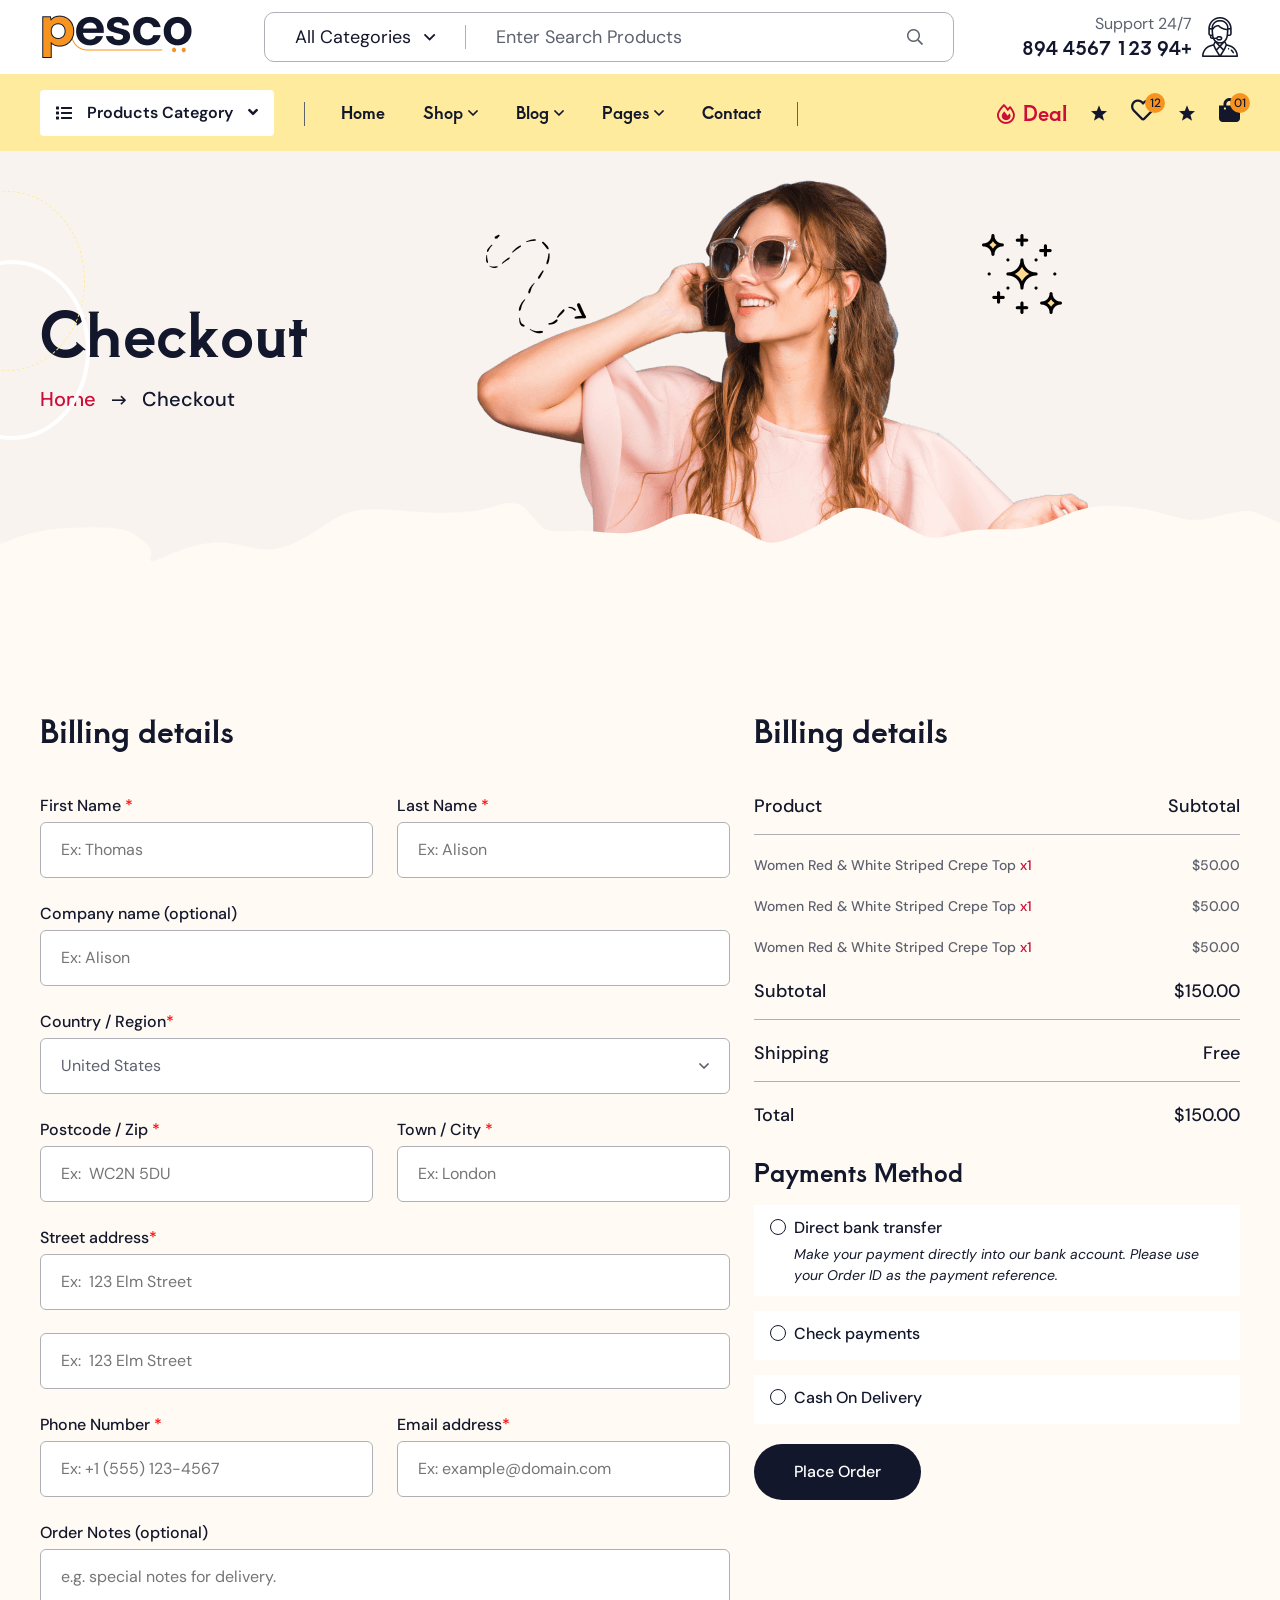
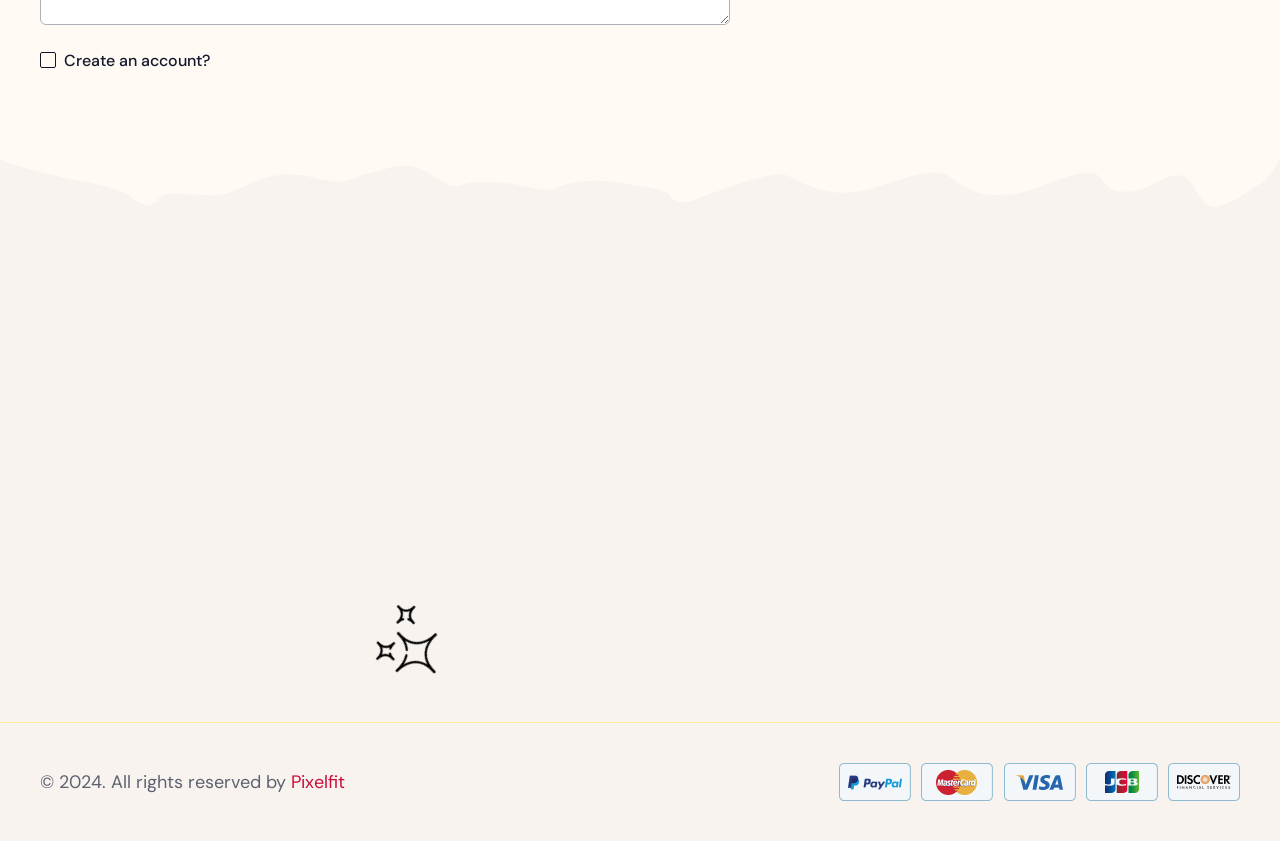
<file: pesco/checkout.html>
<!DOCTYPE html>
<html lang="zxx">

<!-- Mirrored from html.pixelfit.agency/pesco/checkout.html by HTTrack Website Copier/3.x [XR&CO'2014], Tue, 10 Dec 2024 05:24:12 GMT -->

<head>
    <!--====== Required meta tags ======-->
    <meta charset="utf-8">
    <meta http-equiv="x-ua-compatible" content="ie=edge">
    <meta name="description" content="fast food, burger, pizza">
    <meta name="viewport" content="width=device-width, initial-scale=1, shrink-to-fit=no">
    <!--====== Title ======-->
    <title>Pesco - eCommerce HTML Template</title>
    <!--====== Favicon Icon ======-->
    <link rel="shortcut icon" href="assets/images/favicon.png" type="image/png">
    <!--====== Google Fonts ======-->
    <link href="https://fonts.googleapis.com/css2?family=Aoboshi+One&amp;family=DM+Sans:ital,opsz,wght@0,9..40,100..1000;1,9..40,100..1000&amp;display=swap" rel="stylesheet">
    <!--====== Flaticon css ======-->
    <link rel="stylesheet" href="assets/fonts/flaticon/flaticon_pesco.css">
    <!--====== FontAwesome css ======-->
    <link rel="stylesheet" href="assets/fonts/fontawesome/css/all.min.css">
    <!--====== Bootstrap css ======-->
    <link rel="stylesheet" href="assets/vendor/bootstrap/css/bootstrap.min.css">
    <!--====== Slick-popup css ======-->
    <link rel="stylesheet" href="assets/vendor/slick/slick.css">
    <!--====== Nice Select css ======-->
    <link rel="stylesheet" href="assets/vendor/nice-select/css/nice-select.css">
    <!--====== Magnific-popup css ======-->
    <link rel="stylesheet" href="assets/vendor/magnific-popup/dist/magnific-popup.css">
    <!--====== Jquery UI css ======-->
    <link rel="stylesheet" href="assets/vendor/jquery-ui/jquery-ui.min.css">
    <!--====== Animate css ======-->
    <link rel="stylesheet" href="assets/vendor/aos/aos.css">
    <!--====== Default css ======-->
    <link rel="stylesheet" href="assets/css/default.css">
    <!--====== Style css ======-->
    <link rel="stylesheet" href="assets/css/style.css">
</head>

<body>
    <!--====== Preloader ======-->
    <div class="preloader">
        <div class="loader">
            <img src="assets/images/loader.gif" alt="Loader">
        </div>
    </div>
    <!--====== Start Overlay ======-->
    <div class="offcanvas__overlay"></div>
    <!--====== Start Sidemenu-wrapper-cart Area ======-->
    <div class="sidemenu-wrapper-cart">
        <div class="sidemenu-content">
            <div class="widget widget-shopping-cart">
                <h4>My cart</h4>
                <div class="sidemenu-cart-close"><i class="far fa-times"></i></div>
                <div class="widget-shopping-cart-content">
                    <ul class="pesco-mini-cart-list">
                        <li class="sidebar-cart-item">
                            <a href="#" class="remove-cart"><i class="far fa-trash-alt"></i></a>
                            <a href="#">
                                <img src="assets/images/products/cart-1.jpg" alt="cart image"> leggings with mesh panels
                            </a>
                            <span class="quantity">1 × <span><span class="currency">$</span>940.00</span>
                            </span>
                        </li>
                        <li class="sidebar-cart-item">
                            <a href="#" class="remove-cart"><i class="far fa-trash-alt"></i></a>
                            <a href="#">
                                <img src="assets/images/products/cart-2.jpg" alt="cart image"> Summer dress with belt
                            </a>
                            <span class="quantity">1 × <span><span class="currency">$</span>940.00</span>
                            </span>
                        </li>
                        <li class="sidebar-cart-item">
                            <a href="#" class="remove-cart"><i class="far fa-trash-alt"></i></a>
                            <a href="#">
                                <img src="assets/images/products/cart-3.jpg" alt="cart image"> Floral print sundress
                            </a>
                            <span class="quantity">1 × <span><span class="currency">$</span>940.00</span>
                            </span>
                        </li>
                        <li class="sidebar-cart-item">
                            <a href="#" class="remove-cart"><i class="far fa-trash-alt"></i></a>
                            <a href="#">
                                <img src="assets/images/products/cart-4.jpg" alt="cart image"> Sheath Gown Red Colors
                            </a>
                            <span class="quantity">1 × <span><span class="currency">$</span>940.00</span>
                            </span>
                        </li>
                    </ul>
                    <div class="cart-mini-total">
                        <div class="cart-total">
                            <span><strong>Subtotal:</strong></span> <span class="amount">1 × <span><span class="currency">$</span>940.00</span>
                            </span>
                        </div>
                    </div>
                    <div class="cart-button-box">
                        <a href="checkout.html" class="theme-btn style-one">Proceed to checkout</a>
                    </div>
                </div>
            </div>
        </div>
    </div>
    <!--====== End Sidemenu-wrapper-cart Area ======-->
    <!--====== Start Header Section ======-->
    <header class="header-area">
        <!--===  Search Header Main  ===-->
        <div class="search-header-main">
            <div class="container">
                <!--===  Search Header Inner  ===-->
                <div class="search-header-inner">
                    <!--=== Site Branding  ===-->
                    <div class="site-branding">
                        <a href="index.html" class="brand-logo"><img src="assets/images/logo/logo-main.png" alt="Logo"></a>
                    </div>
                    <!--===  Product Search Category  ===-->
                    <div class="product-search-category">
                        <form action="#">
                            <select class="wide">
                                    <option>All Categories</option>
                                    <option>Man Shirts</option>
                                    <option>Denim Jeans</option>
                                    <option>Casual Suit</option>
                                    <option>Summer Dress</option>
                                    <option>Sweaters</option>
                                    <option>Jackets</option>
                                </select>
                            <div class="form-group">
                                <input type="text" placeholder="Enter Search Products" />
                                <button class="search-btn"><i class="far fa-search"></i></button>
                            </div>
                        </form>
                    </div>
                    <!--===  Hotline Support  ===-->
                    <div class="hotline-support item-rtl">
                        <div class="icon">
                            <i class="flaticon-support"></i>
                        </div>
                        <div class="info">
                            <span>24/7 Support</span>
                            <h5><a href="tel:+941234567894">+94 123 4567 894</a></h5>
                        </div>
                    </div>
                </div>
            </div>
        </div>
        <!--===  Header Navigation  ===-->
        <div class="header-navigation style-one">
            <div class="container">
                <!--=== Primary Menu ===-->
                <div class="primary-menu">
                    <div class="site-branding d-lg-none d-block">
                        <a href="index.html" class="brand-logo"><img src="assets/images/logo/logo-main.png" alt="Logo"></a>
                    </div>
                    <!--=== Nav Inner Menu ===-->
                    <div class="nav-inner-menu">
                        <!--=== Main Category ===-->
                        <div class="main-categories-wrap d-none d-lg-block">
                            <a class="categories-btn-active" href="#">
                                <span class="fas fa-list"></span><span class="text">Products Category<i class="fas fa-angle-down"></i></span></i>
                            </a>
                            <div class="categories-dropdown-wrap categories-dropdown-active">
                                <div class="categori-dropdown-item">
                                    <ul>
                                        <li>
                                            <a href="shops.html"> <img src="assets/images/icon/shirt.png" alt="Shirts">Man Shirts</a>
                                        </li>
                                        <li>
                                            <a href="shops.html"> <img src="assets/images/icon/denim.png" alt="Jeans">Denim Jeans</a>
                                        </li>
                                        <li>
                                            <a href="shops.html"> <img src="assets/images/icon/suit.png" alt="Suit">Casual Suit</a>
                                        </li>
                                        <li>
                                            <a href="shops.html"> <img src="assets/images/icon/dress.png" alt="Dress">Summer Dress</a>
                                        </li>
                                        <li>
                                            <a href="shops.html"> <img src="assets/images/icon/sweaters.png" alt="Sweaters">Sweaters</a>
                                        </li>
                                    </ul>
                                </div>
                                <div class="more_slide_open">
                                    <div class="categori-dropdown-item">
                                        <ul>
                                            <li>
                                                <a href="#"><img src="assets/images/icon/jacket.png" alt="Jackets">Jackets</a>
                                            </li>
                                        </ul>
                                    </div>
                                </div>
                                <div class="more_categories"><span class="icon"></span> <span>Show more...</span></div>
                            </div>
                        </div>
                        <!--=== Pesco Nav Main ===-->
                        <div class="pesco-nav-main">
                            <!--=== Pesco Nav Menu ===-->
                            <div class="pesco-nav-menu">
                                <!--=== Responsive Menu Search ===-->
                                <div class="nav-search mb-40 d-block d-lg-none">
                                    <div class="form-group">
                                        <input type="search" class="form_control" placeholder="Search Here" name="search">
                                        <button class="search-btn"><i class="far fa-search"></i></button>
                                    </div>
                                </div>
                                <!--=== Responsive Menu Tab ===-->
                                <div class="pesco-tabs style-three d-block d-lg-none">
                                    <ul class="nav nav-tabs mb-30">
                                        <li>
                                            <button class="nav-link active" data-bs-toggle="tab" data-bs-target="#nav1">Menu</button>
                                        </li>
                                        <li>
                                            <button class="nav-link" data-bs-toggle="tab" data-bs-target="#nav2">Category</button>
                                        </li>
                                    </ul>
                                    <div class="tab-content">
                                        <div class="tab-pane fade show active" id="nav1">
                                            <nav class="main-menu">
                                                <ul>
                                                    <li class="menu-item has-children"><a href="#">Home</a>

                                                    </li>
                                                    <li class="menu-item has-children"><a href="#">Shop</a>
                                                        <ul class="sub-menu">
                                                            <li><a href="shops.html">Our Shop</a></li>
                                                            <li><a href="shop-details.html">Product Details</a></li>
                                                            <li><a href="cart.html">Cart</a></li>
                                                            <li><a href="checkout.html">Checkout</a></li>
                                                            <li><a href="wishlists.html">Wishlist</a></li>
                                                        </ul>
                                                    </li>
                                                    <li class="menu-item has-children"><a href="#">Blog</a>
                                                        <ul class="sub-menu">
                                                            <li><a href="blogs.html">Our Blog</a></li>
                                                            <li><a href="blog-details.html">Blog Details</a></li>
                                                        </ul>
                                                    </li>
                                                    <li class="menu-item has-children"><a href="#">Pages</a>
                                                        <ul class="sub-menu">
                                                            <li><a href="about-us.html">About Us</a></li>
                                                            <li><a href="faq.html">Faqs</a></li>
                                                        </ul>
                                                    </li>
                                                    <li class="menu-item"><a href="contact.html">Contact</a></li>
                                                </ul>
                                            </nav>
                                        </div>
                                        <div class="tab-pane fade" id="nav2">
                                            <div class="categori-dropdown-item">
                                                <ul>
                                                    <li>
                                                        <a href="shops.html"> <img src="assets/images/icon/shirt.png" alt="Shirts">Man Shirts</a>
                                                    </li>
                                                    <li>
                                                        <a href="shops.html"> <img src="assets/images/icon/denim.png" alt="Jeans">Denim Jeans</a>
                                                    </li>
                                                    <li>
                                                        <a href="shops.html"> <img src="assets/images/icon/suit.png" alt="Suit">Casual Suit</a>
                                                    </li>
                                                    <li>
                                                        <a href="shops.html"> <img src="assets/images/icon/dress.png" alt="Dress">Summer Dress</a>
                                                    </li>
                                                    <li>
                                                        <a href="shops.html"> <img src="assets/images/icon/sweaters.png" alt="Sweaters">Sweaters</a>
                                                    </li>
                                                </ul>
                                            </div>
                                        </div>
                                    </div>
                                </div>
                                <!--===  Hotline Support  ===-->
                                <div class="hotline-support d-flex d-lg-none mt-30">
                                    <div class="icon">
                                        <i class="flaticon-support"></i>
                                    </div>
                                    <div class="info">
                                        <span>24/7 Support</span>
                                        <h5><a href="tel:+941234567894">+94 123 4567 894</a></h5>
                                    </div>
                                </div>
                                <!--=== Main Menu ===-->
                                <nav class="main-menu d-none d-lg-block">
                                    <ul>
                                        <li class="menu-item has-children"><a href="#">Home</a>

                                        </li>
                                        <li class="menu-item has-children"><a href="#">Shop</a>
                                            <ul class="sub-menu">
                                                <li><a href="shops.html">Our Shop</a></li>
                                                <li><a href="shop-details.html">Product Details</a></li>
                                                <li><a href="cart.html">Cart</a></li>
                                                <li><a href="checkout.html">Checkout</a></li>
                                                <li><a href="wishlists.html">Wishlist</a></li>
                                            </ul>
                                        </li>
                                        <li class="menu-item has-children"><a href="#">Blog</a>
                                            <ul class="sub-menu">
                                                <li><a href="blogs.html">Our Blog</a></li>
                                                <li><a href="blog-details.html">Blog Details</a></li>
                                            </ul>
                                        </li>
                                        <li class="menu-item has-children"><a href="#">Pages</a>
                                            <ul class="sub-menu">
                                                <li><a href="about-us.html">About Us</a></li>
                                                <li><a href="faq.html">Faqs</a></li>
                                            </ul>
                                        </li>
                                        <li class="menu-item"><a href="contact.html">Contact</a></li>
                                    </ul>
                                </nav>
                            </div>
                        </div>
                    </div>
                    <!--=== Nav Right Item ===-->
                    <div class="nav-right-item style-one">
                        <ul>
                            <li>
                                <div class="deals d-lg-block d-none"><i class="far fa-fire-alt"></i>Deal</div>
                            </li>
                            <li>
                                <div class="wishlist-btn d-lg-block d-none"><i class="far fa-heart"></i><span class="pro-count">12</span></div>
                            </li>
                            <li>
                                <div class="cart-button d-flex align-items-center">
                                    <div class="icon">
                                        <i class="fas fa-shopping-bag"></i><span class="pro-count">01</span>
                                    </div>
                                </div>
                            </li>
                        </ul>
                        <div class="navbar-toggler d-block d-lg-none">
                            <span></span>
                            <span></span>
                            <span></span>
                        </div>
                    </div>
                </div>
            </div>
        </div>
    </header>
    <!--====== End Header Section ======-->
    <!--====== Main Bg  ======-->
    <main class="main-bg">
        <!--====== Start Page Banner  ======-->
        <section class="page-banner">
            <!--===  Page Banner Wrapper  ===-->
            <div class="page-banner-wrapper p-r z-1">
                <svg class="lineanm" viewBox="0 0 1920 347" fill="none" xmlns="http://www.w3.org/2000/svg">
                        <path class="line" d="M-39 345.187C70 308.353 397.628 293.477 436 145.186C490 -63.5 572 -57.8156 688 255.186C757.071 441.559 989.5 -121.315 1389 98.6856C1708.6 274.686 1940.33 156.519 1964.5 98.6856" stroke="white" stroke-width="3" stroke-dasharray="2 2"/>
                    </svg>
                <div class="page-image"><img src="assets/images/bg/page-img-1.png" alt="image"></div>
                <svg class="page-svg" xmlns="http://www.w3.org/2000/svg">
                        <path d="M21.1742 33.0065C14.029 35.2507 7.5486 39.0636 0 40.7339V86H1937V64.9942C1933.1 60.1623 1912.65 65.1777 1904.51 62.6581C1894.22 59.4678 1884.93 55.0079 1873.77 52.7742C1861.2 50.2585 1823.41 36.3854 1811.99 39.9252C1805.05 42.0727 1796.94 37.6189 1789.36 36.6007C1769.18 33.8879 1747.19 31.1848 1726.71 29.7718C1703.81 28.1919 1678.28 27.0012 1657.53 34.4442C1636.45 42.005 1606.07 60.856 1579.5 55.9191C1561.6 52.5906 1543.41 47.0959 1528.45 56.9075C1510.85 68.4592 1485.74 74.2518 1460.44 76.136C1432.32 78.2297 1408.53 70.6879 1384.73 62.2987C1339.52 46.361 1298.19 27.1677 1255.08 9.28534C1242.58 4.10111 1214.68 15.4762 1200.55 16.6533C1189.77 17.5509 1181.74 15.4508 1172.12 12.8795C1152.74 7.70033 1133.23 2.88525 1111.79 2.63621C1088.85 2.36971 1073.94 7.88289 1056.53 15.8446C1040.01 23.3996 1027.48 26.1777 1007.8 26.1777C993.757 26.1777 975.854 25.6887 962.844 28.9632C941.935 34.2258 932.059 38.7874 914.839 28.6037C901.654 20.8061 866.261 -2.56499 844.356 7.12886C831.264 12.9222 820.932 21.5146 807.663 27.5255C798.74 31.5679 779.299 42.0561 766.33 39.1166C758.156 37.2637 751.815 31.6349 745.591 28.2443C730.967 20.2774 715.218 13.2948 695.846 10.723C676.168 8.11038 658.554 23.1787 641.606 27.4357C617.564 33.4742 602.283 27.7951 579.244 27.7951C568.142 27.7951 548.414 30.4002 541.681 23.6618C535.297 17.2722 530.162 9.74921 523.263 3.71444C517.855 -1.01577 505.798 -0.852017 498.318 2.09709C479.032 9.7007 453.07 10.0516 431.025 9.64475C407.556 9.21163 368.679 1.61612 346.618 10.3636C319.648 21.0575 291.717 53.8338 254.67 45.2266C236.134 40.9201 225.134 37.5813 204.78 40.7339C186.008 43.6415 171.665 50.7785 156.051 57.3567C146.567 61.3523 152.335 52.6281 151.12 47.9222C149.535 41.7853 139.994 34.5585 132.991 30.4008C120.206 22.8098 90.2848 24.3246 74.2546 24.6502C55.5552 25.0301 37.9201 27.747 21.1742 33.0065Z" fill="#FFFAF3"/>
                    </svg>
                <div class="shape shape-one"><span></span></div>
                <div class="shape shape-two"><span></span></div>
                <div class="shape shape-three"><span><img src="assets/images/shape/curved-arrow.png" alt=""></span></div>
                <div class="shape shape-four"><span><img src="assets/images/shape/stars.png" alt=""></span></div>
                <div class="container">
                    <div class="row">
                        <div class="col-lg-6">
                            <!--===  Page Banner Content  ===-->
                            <div class="page-banner-content">
                                <h1>Checkout</h1>
                                <ul class="breadcrumb-link">
                                    <li><a href="index.html">Home</a></li>
                                    <li><i class="far fa-long-arrow-right"></i></li>
                                    <li class="active">Checkout</li>
                                </ul>
                            </div>
                        </div>
                    </div>
                </div>
            </div>
        </section>
        <!--====== End Page Banner  ======-->
        <section class="checkout-section pt-120 pb-80">
            <div class="container">
                <div class="row">
                    <div class="col-xl-12">
                        <!--=== Checkout Wrapper ===-->
                        <div class="checkout-wrapper" data-aos="fade-up" data-aos-duration="1200">
                            <!--=== Checkout Form ===-->
                            <form class="checkout-form">
                                <div class="row">
                                    <div class="col-xl-7">
                                        <div class="billing-wrapper">
                                            <h3 class="title">Billing details</h3>
                                            <div class="row">
                                                <div class="col-lg-6">
                                                    <div class="form-group">
                                                        <label>First Name <span>*</span></label>
                                                        <input type="text" class="form_control" placeholder="Ex: Thomas" name="name" required>
                                                    </div>
                                                </div>
                                                <div class="col-lg-6">
                                                    <div class="form-group">
                                                        <label>Last Name <span>*</span></label>
                                                        <input type="text" class="form_control" placeholder="Ex: Alison" name="name" required>
                                                    </div>
                                                </div>
                                                <div class="col-lg-12">
                                                    <div class="form-group">
                                                        <label>Company name (optional)</label>
                                                        <input type="text" class="form_control" placeholder="Ex: Alison" name="name" required>
                                                    </div>
                                                </div>
                                                <div class="col-lg-12">
                                                    <div class="form-group">
                                                        <label>Country / Region<span>*</span></label>
                                                        <select class="wide">
                                                                <option>United States</option>
                                                                <option>England</option>
                                                                <option>New Zealand</option>
                                                                <option>Switzerland</option>
                                                                <option>Germany</option>
                                                                <option>Sweden</option>
                                                                <option>Canada</option>
                                                            </select>
                                                    </div>
                                                </div>
                                                <div class="col-lg-6">
                                                    <div class="form-group">
                                                        <label>Postcode / Zip <span>*</span></label>
                                                        <input type="text" class="form_control" placeholder="Ex:  WC2N 5DU" required="">
                                                    </div>
                                                </div>
                                                <div class="col-lg-6">
                                                    <div class="form-group">
                                                        <label>Town / City <span>*</span></label>
                                                        <input type="text" class="form_control" placeholder="Ex: London" required="">
                                                    </div>
                                                </div>
                                                <div class="col-lg-12">
                                                    <div class="form_group">
                                                        <label>Street address<span>*</span></label>
                                                        <input type="text" class="form_control" placeholder="Ex:  123 Elm Street" required>
                                                        <input type="text" class="form_control" placeholder="Ex:  123 Elm Street" required>
                                                    </div>
                                                </div>
                                                <div class="col-lg-6">
                                                    <div class="form_group">
                                                        <label>Phone Number <span>*</span></label>
                                                        <input type="text" class="form_control" placeholder="Ex: +1 (555) 123-4567" name="phone" required>
                                                    </div>
                                                </div>
                                                <div class="col-lg-6">
                                                    <div class="form_group">
                                                        <label>Email address<span>*</span></label>
                                                        <input type="email" class="form_control" placeholder="Ex: example@domain.com" name="email" required>
                                                    </div>
                                                </div>
                                                <div class="col-lg-12">
                                                    <div class="form_group">
                                                        <label>Order Notes (optional)</label>
                                                        <textarea name="order-note" class="form_control" placeholder="e.g. special notes for delivery."></textarea>
                                                    </div>
                                                </div>
                                                <div class="col-lg-12">
                                                    <div class="form-check">
                                                        <input class="form-check-input" type="checkbox" id="flexCheckDefault">
                                                        <label class="form-check-label" for="flexCheckDefault">
                                                                Create an account?
                                                            </label>
                                                    </div>
                                                </div>
                                            </div>
                                        </div>
                                    </div>
                                    <div class="col-xl-5">
                                        <div class="order-summary-wrapper mb-30">
                                            <h3 class="title">Billing details</h3>
                                            <div class="order-list">
                                                <div class="list-item">
                                                    <div class="item-title">Product</div>
                                                    <div class="subtotal">Subtotal</div>
                                                </div>
                                                <div class="product-item">
                                                    <div class="product-name">Women Red & White Striped Crepe Top <span>x1</span></div>
                                                    <div class="product-total">$50.00</div>
                                                </div>
                                                <div class="product-item">
                                                    <div class="product-name">Women Red & White Striped Crepe Top <span>x1</span></div>
                                                    <div class="product-total">$50.00</div>
                                                </div>
                                                <div class="product-item">
                                                    <div class="product-name">Women Red & White Striped Crepe Top <span>x1</span></div>
                                                    <div class="product-total">$50.00</div>
                                                </div>
                                                <div class="list-item">
                                                    <div class="subtotal">Subtotal</div>
                                                    <div class="product-total">$150.00</div>
                                                </div>
                                                <div class="list-item">
                                                    <div class="shipping">Shipping</div>
                                                    <div class="shipping-total">Free</div>
                                                </div>
                                                <div class="list-item">
                                                    <div class="total">Total</div>
                                                    <div class="product-total">$150.00</div>
                                                </div>
                                            </div>
                                        </div>
                                        <div class="payment-method-wrapper">
                                            <h4 class="title mb-20">Payments Method</h4>
                                            <ul id="paymentMethod" class="mb-20">
                                                <!-- Default unchecked -->
                                                <li class="form-check">
                                                    <input class="form-check-input" type="radio" name="flexRadioDefault" id="method1" checked>
                                                    <label class="form-check-label" for="method1" data-bs-toggle="collapse" data-bs-target="#collapse0">Direct bank transfer</label>
                                                    <div id="collapse0" class="collapse show" data-bs-parent="#paymentMethod">
                                                        <p>Make your payment directly into our bank account. Please use your Order ID as the payment reference.</p>
                                                    </div>
                                                </li>
                                                <!-- Default unchecked -->
                                                <li class="form-check">
                                                    <input class="form-check-input" type="radio" name="flexRadioDefault" id="method2">
                                                    <label class="form-check-label" for="method2" data-bs-toggle="collapse" data-bs-target="#collapse1">Check payments</label>
                                                    <div id="collapse1" class="collapse" data-bs-parent="#paymentMethod">
                                                        <p>Make your payment directly into our bank account. Please use your Order ID as the payment reference.</p>
                                                    </div>
                                                </li>
                                                <!-- Default unchecked -->
                                                <li class="form-check">
                                                    <input class="form-check-input" type="radio" name="flexRadioDefault" id="method3">
                                                    <label class="form-check-label" for="method3" data-bs-toggle="collapse" data-bs-target="#collapse2">Cash On Delivery</label>
                                                    <div id="collapse2" class="collapse" data-bs-parent="#paymentMethod">
                                                        <p>Make your payment directly into our bank account. Please use your Order ID as the payment reference.</p>
                                                    </div>
                                                </li>
                                            </ul>
                                            <button class="theme-btn style-one">Place Order</button>
                                        </div>
                                    </div>
                                </div>
                            </form>
                        </div>
                    </div>
                </div>
            </div>
        </section>
    </main>
    <!--====== Start Footer Main  ======-->
    <footer class="footer-main">
        <!--=== Footer Bg Wrapper  ===-->
        <div class="footer-bg-wrapper gray-bg">
            <div class="footer-shape shape-one"><span><img src="assets/images/footer/shape-1.png" alt="shape"></span></div>
            <svg id="footer-svg" xmlns="http://www.w3.org/2000/svg" viewBox="0 0 1920 75" fill="none">
                    <path d="M1888.99 40.9061C1901.65 33.5506 1917.87 10.0999 1920 0.000160217L2.48878 0.110695C-18.5686 5.37782 100.829 31.8098 104.136 32.5745C126.908 37.8407 182.163 45.7157 196.02 59.5798C199.049 62.6106 214.802 72.2205 222.15 72.2205C228.696 72.2205 237.893 62.3777 241.388 59.5798C254.985 48.6964 317.621 62.748 338.154 55.5577C378.089 41.5729 396.6 21.3246 452.148 27.4033C469.55 29.3076 497.787 39.4201 516.467 36.022C529.695 33.6155 539.612 26.7953 554.369 23.9558C576.978 19.6057 584.786 12.6555 612.371 13.0388C629.18 13.2724 648.084 27.6499 658.6 33.8673C672.059 41.8242 673.268 47.0554 692.77 41.4805C711.954 35.9964 746.756 38.27 766.852 40.0441C779.483 41.1593 819.866 52.3111 831.458 47.8009C837.236 45.5528 840.64 43.5162 847.537 41.3369C869.486 34.402 905.397 34.0022 929.946 38.6077C947.224 41.8489 987.666 45.9365 999.721 52.9722C1005.16 56.1489 1004.78 60.6539 1010.35 63.6019C1018.09 67.7037 1021.56 68.3083 1029.01 67.4803C1042.77 65.9505 1045.29 61.7272 1056.86 58.1434C1090.94 47.59 1121.71 32.7536 1160.52 26.5415C1182.98 22.9457 1193.92 36.1401 1209.04 41.4806C1240.16 52.468 1262.92 57.9972 1299.78 49.2374C1331.73 41.6466 1369.13 23.3813 1405.73 23.3813C1419.55 23.3813 1427.96 32.734 1435.31 37.4585C1451.38 47.7919 1467 56.9943 1493.89 56.9943C1532.36 56.9943 1544.2 49.9853 1574.29 39.0386C1588.58 33.8384 1616.86 22.826 1635.73 23.3813C1651.4 23.8424 1656.97 43.603 1667.89 48.6629C1683.26 55.7835 1710.61 49.5903 1723.88 43.7789C1736.22 38.3771 1758.43 20.6985 1777.29 30.1327C1788.48 35.7274 1794.71 53.9926 1801.12 61.5909C1815.62 78.7687 1819.96 77.5598 1843.05 68.4859C1861.58 61.2028 1873.63 49.8315 1888.99 40.9061Z" fill="#FFFAF3"/>
                </svg>
            <!--=== Footer Widget Area  ===-->
            <div class="footer-widget-area pb-80">
                <div class="container">
                    <div class="row">
                        <div class="col-xl-3 col-sm-6">
                            <!--=== Footer Widget  ===-->
                            <div class="footer-widget about-company-widget mb-40" data-aos="fade-up" data-aos-delay="10" data-aos-duration="1000">
                                <div class="widget-content">
                                    <a href="index.html" class="footer-logo"><img src="assets/images/logo/logo-main.png" alt="Brand Logo"></a>
                                    <p>Pesco is an exciting International brand we provide high quality cloths</p>
                                    <ul class="ct-info-list mb-30">
                                        <li>
                                            <i class="fas fa-envelope"></i>
                                            <a href="mailto:info@mydomain.com">info@mydomain.com</a>
                                        </li>
                                        <li>
                                            <i class="fas fa-phone-alt"></i>
                                            <a href="mailto:info@mydomain.com">info@mydomain.com</a>
                                        </li>
                                    </ul>
                                    <ul class="social-link">
                                        <li>
                                            <span>Find Us:</span>
                                        </li>
                                        <li>
                                            <a href="#"><i class="fab fa-facebook-f"></i></a>
                                        </li>
                                        <li>
                                            <a href="#"><i class="fab fa-instagram"></i></a>
                                        </li>
                                        <li>
                                            <a href="#"><i class="fab fa-linkedin-in"></i></a>
                                        </li>
                                        <li>
                                            <a href="#"><i class="fab fa-twitter"></i></a>
                                        </li>
                                    </ul>
                                </div>
                            </div>
                        </div>
                        <div class="col-xl-3 col-md-6 col-sm-6">
                            <!--=== Footer Widget ===-->
                            <div class="footer-widget footer-nav-widget mb-40" data-aos="fade-up" data-aos-delay="15" data-aos-duration="1200">
                                <div class="widget-content">
                                    <h4 class="widget-title">Customer Services</h4>
                                    <ul class="widget-menu">
                                        <li><img src="assets/images/icon/star-3.svg" alt="star icon"><a href="#">Collections & Delivery</a></li>
                                        <li><img src="assets/images/icon/star-3.svg" alt="star icon"><a href="#">Returns & Refunds</a></li>
                                        <li><img src="assets/images/icon/star-3.svg" alt="star icon"><a href="#">Terms & Conditions</a></li>
                                        <li><img src="assets/images/icon/star-3.svg" alt="star icon"><a href="#">Delivery Return</a></li>
                                        <li><img src="assets/images/icon/star-3.svg" alt="star icon"><a href="#">Store Locations</a></li>
                                    </ul>
                                </div>
                            </div>
                        </div>
                        <div class="col-xl-3 col-md-6 col-sm-6">
                            <!--=== Footer Widget ===-->
                            <div class="footer-widget footer-nav-widget mb-40" data-aos="fade-up" data-aos-delay="20" data-aos-duration="1400">
                                <div class="widget-content">
                                    <h4 class="widget-title">Quick Link</h4>
                                    <ul class="widget-menu">
                                        <li><img src="assets/images/icon/star-3.svg" alt="star icon"><a href="#">Privacy Policy</a></li>
                                        <li><img src="assets/images/icon/star-3.svg" alt="star icon"><a href="#">Terms Of Use</a></li>
                                        <li><img src="assets/images/icon/star-3.svg" alt="star icon"><a href="#">FAQ</a></li>
                                        <li><img src="assets/images/icon/star-3.svg" alt="star icon"><a href="#">Contact</a></li>
                                        <li><img src="assets/images/icon/star-3.svg" alt="star icon"><a href="#">Login / Register</a></li>
                                    </ul>
                                </div>
                            </div>
                        </div>
                        <div class="col-xl-3 col-sm-6">
                            <!--=== Footer Widget  ===-->
                            <div class="footer-widget footer-recent-post-widget" data-aos="fade-up" data-aos-delay="25" data-aos-duration="1600">
                                <h4 class="widget-title">Recent Post</h4>
                                <div class="widget-content">
                                    <div class="recent-post-item">
                                        <div class="thumb">
                                            <img src="assets/images/footer/recent-post-1.png" alt="post thumb">
                                        </div>
                                        <div class="content">
                                            <h4><a href="blog-details.html">Tips on Finding Affordable Fashion Gems Online</a></h4>
                                            <span><a href="blog-details.html">July 11, 2023</a></span>
                                        </div>
                                    </div>
                                    <div class="recent-post-item">
                                        <div class="thumb">
                                            <img src="assets/images/footer/recent-post-2.png" alt="post thumb">
                                        </div>
                                        <div class="content">
                                            <h4><a href="blog-details.html">Mastering the Art of Fashion E-commerce Marketing</a></h4>
                                            <span><a href="blog-details.html">JUly 11, 2024</a></span>
                                        </div>
                                    </div>
                                    <div class="recent-post-item">
                                        <div class="thumb">
                                            <img src="assets/images/footer/recent-post-3.png" alt="post thumb">
                                        </div>
                                        <div class="content">
                                            <h4><a href="blog-details.html">Must-Have Trends You Can Shop Online Now</a></h4>
                                            <span><a href="blog-details.html">July 11, 2024</a></span>
                                        </div>
                                    </div>
                                </div>
                            </div>
                        </div>
                    </div>
                </div>
            </div>
            <!--=== Footer Copyright  ===-->
            <div class="copyright-area">
                <div class="container">
                    <div class="row align-items-center">
                        <div class="col-lg-6">
                            <div class="copyright-text">
                                <p>&copy; 2024. All rights reserved by <span>Pixelfit</span></p>
                            </div>
                        </div>
                        <div class="col-lg-6">
                            <div class="payment-method text-lg-end">
                                <a href="#"><img src="assets/images/footer/payment-method.png" alt="payment-method"></a>
                            </div>
                        </div>
                    </div>
                </div>
            </div>
        </div>
    </footer>
    <!--====== End Footer Main  ======-->
    <!--====== Back To Top  ======-->
    <div class="back-to-top"><i class="far fa-angle-up"></i></div>
    <!--====== Jquery js ======-->
    <script src="assets/vendor/jquery-3.7.1.min.js"></script>
    <!--====== Bootstrap js ======-->
    <script src="assets/vendor/popper/popper.min.js"></script>
    <!--====== Bootstrap js ======-->
    <script src="assets/vendor/bootstrap/js/bootstrap.min.js"></script>
    <!--====== Slick js ======-->
    <script src="assets/vendor/slick/slick.min.js"></script>
    <!--====== Magnific js ======-->
    <script src="assets/vendor/magnific-popup/dist/jquery.magnific-popup.min.js"></script>
    <!--====== Nice-select js ======-->
    <script src="assets/vendor/nice-select/js/jquery.nice-select.min.js"></script>
    <!--====== Jquery Ui js ======-->
    <script src="assets/vendor/jquery-ui/jquery-ui.min.js"></script>
    <!--====== SimplyCountdown js ======-->
    <script src="assets/vendor/simplyCountdown.min.js"></script>
    <!--====== Aos js ======-->
    <script src="assets/vendor/aos/aos.js"></script>
    <!--====== Main js ======-->
    <script src="assets/js/theme.js"></script>
</body>

<!-- Mirrored from html.pixelfit.agency/pesco/checkout.html by HTTrack Website Copier/3.x [XR&CO'2014], Tue, 10 Dec 2024 05:24:13 GMT -->

</html>
</file>
<file: myadmin/plugins/daterangepicker/daterangepicker.css>
.daterangepicker {
  position: absolute;
  color: inherit;
  background-color: #fff;
  border-radius: 4px;
  border: 1px solid #ddd;
  width: 278px;
  max-width: none;
  padding: 0;
  margin-top: 7px;
  top: 100px;
  left: 20px;
  z-index: 3001;
  display: none;
  font-family: arial;
  font-size: 15px;
  line-height: 1em;
}

.daterangepicker:before, .daterangepicker:after {
  position: absolute;
  display: inline-block;
  border-bottom-color: rgba(0, 0, 0, 0.2);
  content: '';
}

.daterangepicker:before {
  top: -7px;
  border-right: 7px solid transparent;
  border-left: 7px solid transparent;
  border-bottom: 7px solid #ccc;
}

.daterangepicker:after {
  top: -6px;
  border-right: 6px solid transparent;
  border-bottom: 6px solid #fff;
  border-left: 6px solid transparent;
}

.daterangepicker.opensleft:before {
  right: 9px;
}

.daterangepicker.opensleft:after {
  right: 10px;
}

.daterangepicker.openscenter:before {
  left: 0;
  right: 0;
  width: 0;
  margin-left: auto;
  margin-right: auto;
}

.daterangepicker.openscenter:after {
  left: 0;
  right: 0;
  width: 0;
  margin-left: auto;
  margin-right: auto;
}

.daterangepicker.opensright:before {
  left: 9px;
}

.daterangepicker.opensright:after {
  left: 10px;
}

.daterangepicker.drop-up {
  margin-top: -7px;
}

.daterangepicker.drop-up:before {
  top: initial;
  bottom: -7px;
  border-bottom: initial;
  border-top: 7px solid #ccc;
}

.daterangepicker.drop-up:after {
  top: initial;
  bottom: -6px;
  border-bottom: initial;
  border-top: 6px solid #fff;
}

.daterangepicker.single .daterangepicker .ranges, .daterangepicker.single .drp-calendar {
  float: none;
}

.daterangepicker.single .drp-selected {
  display: none;
}

.daterangepicker.show-calendar .drp-calendar {
  display: block;
}

.daterangepicker.show-calendar .drp-buttons {
  display: block;
}

.daterangepicker.auto-apply .drp-buttons {
  display: none;
}

.daterangepicker .drp-calendar {
  display: none;
  max-width: 270px;
}

.daterangepicker .drp-calendar.left {
  padding: 8px 0 8px 8px;
}

.daterangepicker .drp-calendar.right {
  padding: 8px;
}

.daterangepicker .drp-calendar.single .calendar-table {
  border: none;
}

.daterangepicker .calendar-table .next span, .daterangepicker .calendar-table .prev span {
  color: #fff;
  border: solid black;
  border-width: 0 2px 2px 0;
  border-radius: 0;
  display: inline-block;
  padding: 3px;
}

.daterangepicker .calendar-table .next span {
  transform: rotate(-45deg);
  -webkit-transform: rotate(-45deg);
}

.daterangepicker .calendar-table .prev span {
  transform: rotate(135deg);
  -webkit-transform: rotate(135deg);
}

.daterangepicker .calendar-table th, .daterangepicker .calendar-table td {
  white-space: nowrap;
  text-align: center;
  vertical-align: middle;
  min-width: 32px;
  width: 32px;
  height: 24px;
  line-height: 24px;
  font-size: 12px;
  border-radius: 4px;
  border: 1px solid transparent;
  white-space: nowrap;
  cursor: pointer;
}

.daterangepicker .calendar-table {
  border: 1px solid #fff;
  border-radius: 4px;
  background-color: #fff;
}

.daterangepicker .calendar-table table {
  width: 100%;
  margin: 0;
  border-spacing: 0;
  border-collapse: collapse;
}

.daterangepicker td.available:hover, .daterangepicker th.available:hover {
  background-color: #eee;
  border-color: transparent;
  color: inherit;
}

.daterangepicker td.week, .daterangepicker th.week {
  font-size: 80%;
  color: #ccc;
}

.daterangepicker td.off, .daterangepicker td.off.in-range, .daterangepicker td.off.start-date, .daterangepicker td.off.end-date {
  background-color: #fff;
  border-color: transparent;
  color: #999;
}

.daterangepicker td.in-range {
  background-color: #ebf4f8;
  border-color: transparent;
  color: #000;
  border-radius: 0;
}

.daterangepicker td.start-date {
  border-radius: 4px 0 0 4px;
}

.daterangepicker td.end-date {
  border-radius: 0 4px 4px 0;
}

.daterangepicker td.start-date.end-date {
  border-radius: 4px;
}

.daterangepicker td.active, .daterangepicker td.active:hover {
  background-color: #357ebd;
  border-color: transparent;
  color: #fff;
}

.daterangepicker th.month {
  width: auto;
}

.daterangepicker td.disabled, .daterangepicker option.disabled {
  color: #999;
  cursor: not-allowed;
  text-decoration: line-through;
}

.daterangepicker select.monthselect, .daterangepicker select.yearselect {
  font-size: 12px;
  padding: 1px;
  height: auto;
  margin: 0;
  cursor: default;
}

.daterangepicker select.monthselect {
  margin-right: 2%;
  width: 56%;
}

.daterangepicker select.yearselect {
  width: 40%;
}

.daterangepicker select.hourselect, .daterangepicker select.minuteselect, .daterangepicker select.secondselect, .daterangepicker select.ampmselect {
  width: 50px;
  margin: 0 auto;
  background: #eee;
  border: 1px solid #eee;
  padding: 2px;
  outline: 0;
  font-size: 12px;
}

.daterangepicker .calendar-time {
  text-align: center;
  margin: 4px auto 0 auto;
  line-height: 30px;
  position: relative;
}

.daterangepicker .calendar-time select.disabled {
  color: #ccc;
  cursor: not-allowed;
}

.daterangepicker .drp-buttons {
  clear: both;
  text-align: right;
  padding: 8px;
  border-top: 1px solid #ddd;
  display: none;
  line-height: 12px;
  vertical-align: middle;
}

.daterangepicker .drp-selected {
  display: inline-block;
  font-size: 12px;
  padding-right: 8px;
}

.daterangepicker .drp-buttons .btn {
  margin-left: 8px;
  font-size: 12px;
  font-weight: bold;
  padding: 4px 8px;
}

.daterangepicker.show-ranges.single.rtl .drp-calendar.left {
  border-right: 1px solid #ddd;
}

.daterangepicker.show-ranges.single.ltr .drp-calendar.left {
  border-left: 1px solid #ddd;
}

.daterangepicker.show-ranges.rtl .drp-calendar.right {
  border-right: 1px solid #ddd;
}

.daterangepicker.show-ranges.ltr .drp-calendar.left {
  border-left: 1px solid #ddd;
}

.daterangepicker .ranges {
  float: none;
  text-align: left;
  margin: 0;
}

.daterangepicker.show-calendar .ranges {
  margin-top: 8px;
}

.daterangepicker .ranges ul {
  list-style: none;
  margin: 0 auto;
  padding: 0;
  width: 100%;
}

.daterangepicker .ranges li {
  font-size: 12px;
  padding: 8px 12px;
  cursor: pointer;
}

.daterangepicker .ranges li:hover {
  background-color: #eee;
}

.daterangepicker .ranges li.active {
  background-color: #08c;
  color: #fff;
}

/*  Larger Screen Styling */
@media (min-width: 564px) {
  .daterangepicker {
    width: auto;
  }

  .daterangepicker .ranges ul {
    width: 140px;
  }

  .daterangepicker.single .ranges ul {
    width: 100%;
  }

  .daterangepicker.single .drp-calendar.left {
    clear: none;
  }

  .daterangepicker.single .ranges, .daterangepicker.single .drp-calendar {
    float: left;
  }

  .daterangepicker {
    direction: ltr;
    text-align: left;
  }

  .daterangepicker .drp-calendar.left {
    clear: left;
    margin-right: 0;
  }

  .daterangepicker .drp-calendar.left .calendar-table {
    border-right: none;
    border-top-right-radius: 0;
    border-bottom-right-radius: 0;
  }

  .daterangepicker .drp-calendar.right {
    margin-left: 0;
  }

  .daterangepicker .drp-calendar.right .calendar-table {
    border-left: none;
    border-top-left-radius: 0;
    border-bottom-left-radius: 0;
  }

  .daterangepicker .drp-calendar.left .calendar-table {
    padding-right: 8px;
  }

  .daterangepicker .ranges, .daterangepicker .drp-calendar {
    float: left;
  }
}

@media (min-width: 730px) {
  .daterangepicker .ranges {
    width: auto;
  }

  .daterangepicker .ranges {
    float: left;
  }

  .daterangepicker.rtl .ranges {
    float: right;
  }

  .daterangepicker .drp-calendar.left {
    clear: none !important;
  }
}
</file>
<file: pesco/assets/fonts/flaticon/flaticon_pesco.css>
/*!
*    ______ _       _   _
*    |  ____| |     | | (_)
*    | |__  | | __ _| |_ _  ___ ___  _ __
*    |  __| | |/ _` | __| |/ __/ _ \| '_ \
*    | |    | | (_| | |_| | (_| (_) | | | |
*    |_|    |_|\__,_|\__|_|\___\___/|_| |_|
*
*         https://www.flaticon.com
*/

@font-face {
    font-family: "flaticon_pesco";
    src: url("flaticon_pesco826a.woff2?5fad354381a701889fdd6856e9295311") format("woff2"),
url("flaticon_pesco826a.woff?5fad354381a701889fdd6856e9295311") format("woff"),
url("flaticon_pesco826a.eot?5fad354381a701889fdd6856e9295311#iefix") format("embedded-opentype"),
url("flaticon_pesco826a.ttf?5fad354381a701889fdd6856e9295311") format("truetype"),
url("flaticon_pesco826a.svg?5fad354381a701889fdd6856e9295311#flaticon_pesco") format("svg")
}

i[class^="flaticon-"]:before, i[class*=" flaticon-"]:before {
    font-family: flaticon_pesco !important;
    font-style: normal;
    font-weight: normal !important;
    font-variant: normal;
    text-transform: none;
    line-height: 1;
    -webkit-font-smoothing: antialiased;
    -moz-osx-font-smoothing: grayscale;
}

.flaticon-star:before {
    content: "\f101";
}
.flaticon-support:before {
    content: "\f102";
}
.flaticon-curved-arrow-with-broken-line:before {
    content: "\f103";
}
.flaticon-star-1:before {
    content: "\f104";
}
.flaticon-stars:before {
    content: "\f105";
}
.flaticon-searching:before {
    content: "\f106";
}
.flaticon-payment-method:before {
    content: "\f107";
}
.flaticon-currency:before {
    content: "\f108";
}
.flaticon-right-quote:before {
    content: "\f109";
}
.flaticon-delivery:before {
    content: "\f10a";
}
.flaticon-arrow-left:before {
    content: "\f10b";
}
.flaticon-arrow-right:before {
    content: "\f10c";
}
.flaticon-star-2:before {
    content: "\f10d";
}
.flaticon-sparkler:before {
    content: "\f10e";
}
.flaticon-star-of-life:before {
    content: "\f10f";
}
.flaticon-star-3:before {
    content: "\f110";
}
.flaticon-star-of-life-1:before {
    content: "\f111";
}
.flaticon-linkedin:before {
    content: "\f112";
}
.flaticon-twitter:before {
    content: "\f113";
}
.flaticon-facebook:before {
    content: "\f114";
}
.flaticon-instagram:before {
    content: "\f115";
}
</file>
<file: pesco/assets/vendor/nice-select/css/nice-select.css>
.nice-select {
	border: solid 1px #e8e8e8;
	box-sizing: border-box;
	clear: both;
	cursor: pointer;
	display: block;
	float: left;
	font-family: inherit;
	font-weight: normal;
	line-height: 40px;
	outline: none;
	position: relative;
	-webkit-transition: all 0.2s ease-in-out;
	transition: all 0.2s ease-in-out;
	-webkit-user-select: none;
	-moz-user-select: none;
	-ms-user-select: none;
	user-select: none;
	white-space: nowrap;
	width: auto;
}
.nice-select:hover {
	border-color: #dbdbdb;
}
.nice-select:active,
.nice-select.open,
.nice-select:focus {
	border-color: #999;
}
.nice-select.open .list {
	opacity: 1;
	pointer-events: auto;
	-webkit-transform: scale(1) translateY(0);
	-ms-transform: scale(1) translateY(0);
	transform: scale(1) translateY(0);
}
.nice-select.disabled {
	border-color: #ededed;
	color: #999;
	pointer-events: none;
}
.nice-select.disabled:after {
	border-color: #cccccc;
}
.nice-select.wide {
	width: 100%;
}
.nice-select.wide .list {
	left: 0 !important;
	right: 0 !important;
}
.nice-select.right {
	float: right;
}
.nice-select.right .list {
	left: auto;
	right: 0;
}
.nice-select.small {
	font-size: 12px;
	height: 36px;
	line-height: 34px;
}
.nice-select.small:after {
	height: 4px;
	width: 4px;
}
.nice-select.small .option {
	line-height: 34px;
	min-height: 34px;
}
.nice-select .list {
	background-color: #fff;
	border-radius: 5px;
	box-shadow: 0 0 0 1px rgba(68, 68, 68, 0.11);
	box-sizing: border-box;
	margin-top: 4px;
	opacity: 0;
	overflow: hidden;
	padding: 0;
	pointer-events: none;
	position: absolute;
	top: 100%;
	left: 0;
	-webkit-transform-origin: 50% 0;
	-ms-transform-origin: 50% 0;
	transform-origin: 50% 0;
	-webkit-transform: scale(0.75) translateY(-21px);
	-ms-transform: scale(0.75) translateY(-21px);
	transform: scale(0.75) translateY(-21px);
	-webkit-transition: all 0.2s cubic-bezier(0.5, 0, 0, 1.25), opacity 0.15s ease-out;
	transition: all 0.2s cubic-bezier(0.5, 0, 0, 1.25), opacity 0.15s ease-out;
	z-index: 9;
	overflow-y: scroll;
    height: 150px;
}
.nice-select .list:hover .option:not(:hover) {
	background-color: transparent !important;
}
.nice-select .option {
	cursor: pointer;
	font-weight: 400;
	line-height: 40px;
	list-style: none;
	min-height: 40px;
	outline: none;
	font-size: 14px;
	padding: 0 15px;
	text-align: left;
	-webkit-transition: all 0.2s;
	transition: all 0.2s;
}
.nice-select .option:hover,
.nice-select .option.focus,
.nice-select .option.selected.focus {
	background-color: #f6f6f6;
}
.nice-select .option.selected {
	font-weight: bold;
}
.nice-select .option.disabled {
	background-color: transparent;
	color: #999;
	cursor: default;
}
.no-csspointerevents .nice-select .list {
	display: none;
}
.no-csspointerevents .nice-select.open .list {
	display: block;
}
</file>
<file: pesco/assets/css/default.css>
/*---------------------------------------
    - Margin & Padding
-----------------------------------------*/
/*-- Margin Top --*/
.mt-5 {
  margin-top: 5px; }

.mt-10 {
  margin-top: 10px; }

.mt-15 {
  margin-top: 15px; }

.mt-20 {
  margin-top: 20px; }

.mt-25 {
  margin-top: 25px; }

.mt-30 {
  margin-top: 30px; }

.mt-35 {
  margin-top: 35px; }

.mt-40 {
  margin-top: 40px; }

.mt-45 {
  margin-top: 45px; }

.mt-50 {
  margin-top: 50px; }

.mt-55 {
  margin-top: 55px; }

.mt-60 {
  margin-top: 60px; }

.mt-65 {
  margin-top: 65px; }

.mt-70 {
  margin-top: 70px; }

.mt-75 {
  margin-top: 75px; }

.mt-80 {
  margin-top: 80px; }

.mt-85 {
  margin-top: 85px; }

.mt-90 {
  margin-top: 90px; }

.mt-95 {
  margin-top: 95px; }

.mt-100 {
  margin-top: 100px; }

.mt-105 {
  margin-top: 105px; }

.mt-110 {
  margin-top: 110px; }

.mt-115 {
  margin-top: 115px; }

.mt-120 {
  margin-top: 120px; }

.mt-125 {
  margin-top: 125px; }

.mt-130 {
  margin-top: 130px; }

.mt-135 {
  margin-top: 135px; }

.mt-140 {
  margin-top: 140px; }

.mt-145 {
  margin-top: 145px; }

.mt-150 {
  margin-top: 150px; }

.mt-155 {
  margin-top: 155px; }

.mt-160 {
  margin-top: 160px; }

.mt-165 {
  margin-top: 165px; }

.mt-170 {
  margin-top: 170px; }

.mt-175 {
  margin-top: 175px; }

.mt-180 {
  margin-top: 180px; }

.mt-185 {
  margin-top: 185px; }

.mt-190 {
  margin-top: 190px; }

.mt-195 {
  margin-top: 195px; }

.mt-200 {
  margin-top: 200px; }

.mt-205{
  margin-top: 205px;
}
.mt-210{
  margin-top: 210px;
}
.mt-215{
  margin-top: 215px;
}
.mt-220{
  margin-top: 220px;
}
.mt-225{
  margin-top: 225px;
}
.mt-230{
  margin-top: 230px;
}
.mt-235{
  margin-top: 235px;
}
.mt-240{
  margin-top: 240px;
}
.mt-245{
  margin-top: 245px;
}
.mt-250{
  margin-top: 250px;
}
.mt-255{
  margin-top: 255px;
}
.mt-260{
  margin-top: 260px;
}
.mt-265{
  margin-top: 265px;
}
.mt-270{
  margin-top: 270px;
}
.mt-275{
  margin-top: 275px;
}
.mt-280{
  margin-top: 280px;
}
.mt-285{
  margin-top: 285px;
}
.mt-290{
  margin-top: 290px;
}
.mt-295{
  margin-top: 295px;
}
.mt-300{
  margin-top: 300px;
}
/*-- Margin Bottom --*/
.mb-5 {
  margin-bottom: 5px; }

.mb-10 {
  margin-bottom: 10px; }

.mb-15 {
  margin-bottom: 15px; }

.mb-20 {
  margin-bottom: 20px; }

.mb-25 {
  margin-bottom: 25px; }

.mb-30 {
  margin-bottom: 30px; }

.mb-35 {
  margin-bottom: 35px; }

.mb-40 {
  margin-bottom: 40px; }

.mb-45 {
  margin-bottom: 45px; }

.mb-50 {
  margin-bottom: 50px; }

.mb-55 {
  margin-bottom: 55px; }

.mb-60 {
  margin-bottom: 60px; }

.mb-65 {
  margin-bottom: 65px; }

.mb-70 {
  margin-bottom: 70px; }

.mb-75 {
  margin-bottom: 75px; }

.mb-80 {
  margin-bottom: 80px; }

.mb-85 {
  margin-bottom: 85px; }

.mb-90 {
  margin-bottom: 90px; }

.mb-95 {
  margin-bottom: 95px; }

.mb-100 {
  margin-bottom: 100px; }

.mb-105 {
  margin-bottom: 105px; }

.mb-110 {
  margin-bottom: 110px; }

.mb-115 {
  margin-bottom: 115px; }

.mb-120 {
  margin-bottom: 120px; }

.mb-125 {
  margin-bottom: 125px; }

.mb-130 {
  margin-bottom: 130px; }

.mb-135 {
  margin-bottom: 135px; }

.mb-140 {
  margin-bottom: 140px; }

.mb-145 {
  margin-bottom: 145px; }

.mb-150 {
  margin-bottom: 150px; }

.mb-155 {
  margin-bottom: 155px; }

.mb-160 {
  margin-bottom: 160px; }

.mb-165 {
  margin-bottom: 165px; }

.mb-170 {
  margin-bottom: 170px; }

.mb-175 {
  margin-bottom: 175px; }

.mb-180 {
  margin-bottom: 180px; }

.mb-185 {
  margin-bottom: 185px; }

.mb-190 {
  margin-bottom: 190px; }

.mb-195 {
  margin-bottom: 195px; }

.mb-200 {
  margin-bottom: 200px; }

.mb-205 {
  margin-bottom: 205px; }

.mb-210 {
  margin-bottom: 210px; }

.mb-215 {
  margin-bottom: 215px; }

.mb-220 {
  margin-bottom: 220px; }

.mb-225 {
  margin-bottom: 225px; }

.mb-230 {
  margin-bottom: 230px; }

.mb-235 {
  margin-bottom: 235px; }

.mb-240 {
  margin-bottom: 240px; }

.mb-245 {
  margin-bottom: 245px; }

.mb-250 {
  margin-bottom: 250px; }

.mb-255 {
  margin-bottom: 255px; }

.mb-260 {
  margin-bottom: 260px; }

.mb-265 {
  margin-bottom: 265px; }

.mb-270 {
  margin-bottom: 270px; }

.mb-275 {
  margin-bottom: 275px; }

.mb-280 {
  margin-bottom: 280px; }

.mb-285 {
  margin-bottom: 285px; }

.mb-290 {
  margin-bottom: 290px; }

.mb-295 {
  margin-bottom: 295px; }

.mb-300 {
  margin-bottom: 300px; }

/*-- Margin Left --*/
.ml-5 {
  margin-left: 5px; }

.ml-10 {
  margin-left: 10px; }

.ml-15 {
  margin-left: 15px; }

.ml-20 {
  margin-left: 20px; }

.ml-25 {
  margin-left: 25px; }

.ml-30 {
  margin-left: 30px; }

.ml-35 {
  margin-left: 35px; }

.ml-40 {
  margin-left: 40px; }

.ml-45 {
  margin-left: 45px; }

.ml-50 {
  margin-left: 50px; }

.ml-55 {
  margin-left: 55px; }

.ml-60 {
  margin-left: 60px; }

.ml-65 {
  margin-left: 65px; }

.ml-70 {
  margin-left: 70px; }

.ml-75 {
  margin-left: 75px; }

.ml-80 {
  margin-left: 80px; }

.ml-85 {
  margin-left: 85px; }

.ml-90 {
  margin-left: 90px; }

.ml-95 {
  margin-left: 95px; }

.ml-100 {
  margin-left: 100px; }

.ml-105 {
  margin-left: 105px; }

.ml-110 {
  margin-left: 110px; }

.ml-115 {
  margin-left: 115px; }

.ml-120 {
  margin-left: 120px; }

.ml-125 {
  margin-left: 125px; }

.ml-130 {
  margin-left: 130px; }

.ml-135 {
  margin-left: 135px; }

.ml-140 {
  margin-left: 140px; }

.ml-145 {
  margin-left: 145px; }

.ml-150 {
  margin-left: 150px; }

.ml-155 {
  margin-left: 155px; }

.ml-160 {
  margin-left: 160px; }

.ml-165 {
  margin-left: 165px; }

.ml-170 {
  margin-left: 170px; }

.ml-175 {
  margin-left: 175px; }

.ml-180 {
  margin-left: 180px; }

.ml-185 {
  margin-left: 185px; }

.ml-190 {
  margin-left: 190px; }

.ml-195 {
  margin-left: 195px; }

.ml-200 {
  margin-left: 200px; }

.ml-205{
  margin-left: 205px;
}
.ml-210{
  margin-left: 210px;
}
.ml-215{
  margin-left: 215px;
}
.ml-220{
  margin-left: 220px;
}
.ml-225{
  margin-left: 225px;
}
.ml-230{
  margin-left: 230px;
}
.ml-235{
  margin-left: 235px;
}
.ml-240{
  margin-left: 240px;
}
.ml-245{
  margin-left: 245px;
}
.ml-250{
  margin-left: 250px;
}
.ml-255{
  margin-left: 255px;
}
.ml-260{
  margin-left: 260px;
}
.ml-265{
  margin-left: 265px;
}
.ml-270{
  margin-left: 270px;
}
.ml-275{
  margin-left: 275px;
}
.ml-280{
  margin-left: 280px;
}
.ml-285{
  margin-left: 285px;
}
.ml-290{
  margin-left: 290px;
}
.ml-295{
  margin-left: 295px;
}
.ml-300{
  margin-left: 300px;
}
/*-- Margin Right --*/
.mr-5 {
  margin-right: 5px; }

.mr-10 {
  margin-right: 10px; }

.mr-15 {
  margin-right: 15px; }

.mr-20 {
  margin-right: 20px; }

.mr-25 {
  margin-right: 25px; }

.mr-30 {
  margin-right: 30px; }

.mr-35 {
  margin-right: 35px; }

.mr-40 {
  margin-right: 40px; }

.mr-45 {
  margin-right: 45px; }

.mr-50 {
  margin-right: 50px; }

.mr-55 {
  margin-right: 55px; }

.mr-60 {
  margin-right: 60px; }

.mr-65 {
  margin-right: 65px; }

.mr-70 {
  margin-right: 70px; }

.mr-75 {
  margin-right: 75px; }

.mr-80 {
  margin-right: 80px; }

.mr-85 {
  margin-right: 85px; }

.mr-90 {
  margin-right: 90px; }

.mr-95 {
  margin-right: 95px; }

.mr-100 {
  margin-right: 100px; }

.mr-105 {
  margin-right: 105px; }

.mr-110 {
  margin-right: 110px; }

.mr-115 {
  margin-right: 115px; }

.mr-120 {
  margin-right: 120px; }

.mr-125 {
  margin-right: 125px; }

.mr-130 {
  margin-right: 130px; }

.mr-135 {
  margin-right: 135px; }

.mr-140 {
  margin-right: 140px; }

.mr-145 {
  margin-right: 145px; }

.mr-150 {
  margin-right: 150px; }

.mr-155 {
  margin-right: 155px; }

.mr-160 {
  margin-right: 160px; }

.mr-165 {
  margin-right: 165px; }

.mr-170 {
  margin-right: 170px; }

.mr-175 {
  margin-right: 175px; }

.mr-180 {
  margin-right: 180px; }

.mr-185 {
  margin-right: 185px; }

.mr-190 {
  margin-right: 190px; }

.mr-195 {
  margin-right: 195px; }

.mr-200 {
  margin-right: 200px; }

.mr-205{
  margin-right: 205px;
}
.mr-210{
  margin-right: 210px;
}
.mr-215{
  margin-right: 215px;
}
.mr-220{
  margin-right: 220px;
}
.mr-225{
  margin-right: 225px;
}
.mr-230{
  margin-right: 230px;
}
.mr-235{
  margin-right: 235px;
}
.mr-240{
  margin-right: 240px;
}
.mr-245{
  margin-right: 245px;
}
.mr-250{
  margin-right: 250px;
}
.mr-255{
  margin-right: 255px;
}
.mr-260{
  margin-right: 260px;
}
.mr-265{
  margin-right: 265px;
}
.mr-270{
  margin-right: 270px;
}
.mr-275{
  margin-right: 275px;
}
.mr-280{
  margin-right: 280px;
}
.mr-285{
  margin-right: 285px;
}
.mr-290{
  margin-right: 290px;
}
.mr-295{
  margin-right: 295px;
}
.mr-300{
  margin-right: 300px;
}
/*-- Padding Top --*/
.pt-5 {
  padding-top: 5px; }

.pt-10 {
  padding-top: 10px; }

.pt-15 {
  padding-top: 15px; }

.pt-20 {
  padding-top: 20px; }

.pt-25 {
  padding-top: 25px; }

.pt-30 {
  padding-top: 30px; }

.pt-35 {
  padding-top: 35px; }

.pt-40 {
  padding-top: 40px; }

.pt-45 {
  padding-top: 45px; }

.pt-50 {
  padding-top: 50px; }

.pt-55 {
  padding-top: 55px; }

.pt-60 {
  padding-top: 60px; }

.pt-65 {
  padding-top: 65px; }

.pt-70 {
  padding-top: 70px; }

.pt-75 {
  padding-top: 75px; }

.pt-80 {
  padding-top: 80px; }

.pt-85 {
  padding-top: 85px; }

.pt-90 {
  padding-top: 90px; }

.pt-95 {
  padding-top: 95px; }

.pt-100 {
  padding-top: 100px; }

.pt-105 {
  padding-top: 105px; }

.pt-110 {
  padding-top: 110px; }

.pt-115 {
  padding-top: 115px; }

.pt-120 {
  padding-top: 120px; }

.pt-125 {
  padding-top: 125px; }

.pt-130 {
  padding-top: 130px; }

.pt-135 {
  padding-top: 135px; }

.pt-140 {
  padding-top: 140px; }

.pt-145 {
  padding-top: 145px; }

.pt-150 {
  padding-top: 150px; }

.pt-155 {
  padding-top: 155px; }

.pt-160 {
  padding-top: 160px; }

.pt-165 {
  padding-top: 165px; }

.pt-170 {
  padding-top: 170px; }

.pt-175 {
  padding-top: 175px; }

.pt-180 {
  padding-top: 180px; }

.pt-185 {
  padding-top: 185px; }

.pt-190 {
  padding-top: 190px; }

.pt-195 {
  padding-top: 195px; }

.pt-200 {
  padding-top: 200px; }

.pt-205 {
  padding-top: 205px; }

.pt-210 {
  padding-top: 210px; }

.pt-215 {
  padding-top: 215px; }

.pt-220 {
  padding-top: 220px; }

.pt-225 {
  padding-top: 225px; }

.pt-230 {
  padding-top: 230px; }

.pt-235 {
  padding-top: 235px; }

.pt-240 {
  padding-top: 240px; }

.pt-245 {
  padding-top: 245px; }

.pt-250 {
  padding-top: 250px; }

.pt-255 {
  padding-top: 255px; }

.pt-260 {
  padding-top: 260px; }

.pt-265 {
  padding-top: 265px; }

.pt-270 {
  padding-top: 270px; }

.pt-275 {
  padding-top: 275px; }

.pt-280 {
  padding-top: 280px; }

.pt-285 {
  padding-top: 285px; }

.pt-290 {
  padding-top: 290px; }

.pt-295 {
  padding-top: 295px; }

.pt-300 {
  padding-top: 300px; }

/*-- Padding Bottom --*/
.pb-5 {
  padding-bottom: 5px; }

.pb-10 {
  padding-bottom: 10px; }

.pb-15 {
  padding-bottom: 15px; }

.pb-20 {
  padding-bottom: 20px; }

.pb-25 {
  padding-bottom: 25px; }

.pb-30 {
  padding-bottom: 30px; }

.pb-35 {
  padding-bottom: 35px; }

.pb-40 {
  padding-bottom: 40px; }

.pb-45 {
  padding-bottom: 45px; }

.pb-50 {
  padding-bottom: 50px; }

.pb-55 {
  padding-bottom: 55px; }

.pb-60 {
  padding-bottom: 60px; }

.pb-65 {
  padding-bottom: 65px; }

.pb-70 {
  padding-bottom: 70px; }

.pb-75 {
  padding-bottom: 75px; }

.pb-80 {
  padding-bottom: 80px; }

.pb-85 {
  padding-bottom: 85px; }

.pb-90 {
  padding-bottom: 90px; }

.pb-95 {
  padding-bottom: 95px; }

.pb-100 {
  padding-bottom: 100px; }

.pb-105 {
  padding-bottom: 105px; }

.pb-110 {
  padding-bottom: 110px; }

.pb-115 {
  padding-bottom: 115px; }

.pb-120 {
  padding-bottom: 120px; }

.pb-125 {
  padding-bottom: 125px; }

.pb-130 {
  padding-bottom: 130px; }

.pb-135 {
  padding-bottom: 135px; }

.pb-140 {
  padding-bottom: 140px; }

.pb-145 {
  padding-bottom: 145px; }

.pb-150 {
  padding-bottom: 150px; }

.pb-155 {
  padding-bottom: 155px; }

.pb-160 {
  padding-bottom: 160px; }

.pb-165 {
  padding-bottom: 165px; }

.pb-170 {
  padding-bottom: 170px; }

.pb-175 {
  padding-bottom: 175px; }

.pb-180 {
  padding-bottom: 180px; }

.pb-185 {
  padding-bottom: 185px; }

.pb-190 {
  padding-bottom: 190px; }

.pb-195 {
  padding-bottom: 195px; }

.pb-200 {
  padding-bottom: 200px; }

.pb-205 {
  padding-bottom: 205px; }

.pb-210 {
  padding-bottom: 210px; }

.pb-215 {
  padding-bottom: 215px; }

.pb-220 {
  padding-bottom: 220px; }

.pb-225 {
  padding-bottom: 225px; }

.pb-230 {
  padding-bottom: 230px; }

.pb-235 {
  padding-bottom: 235px; }

.pb-240 {
  padding-bottom: 240px; }

.pb-245 {
  padding-bottom: 245px; }

.pb-250 {
  padding-bottom: 250px; }

.pb-255 {
  padding-bottom: 255px; }

.pb-260 {
  padding-bottom: 260px; }

.pb-265 {
  padding-bottom: 265px; }

.pb-270 {
  padding-bottom: 270px; }

.pb-275 {
  padding-bottom: 275px; }

.pb-280 {
  padding-bottom: 280px; }

.pb-285 {
  padding-bottom: 285px; }

.pb-290 {
  padding-bottom: 290px; }

.pb-295 {
  padding-bottom: 295px; }

.pb-300 {
  padding-bottom: 300px; }

/*-- Padding Left --*/
.pl-5 {
  padding-left: 5px; }

.pl-10 {
  padding-left: 10px; }

.pl-15 {
  padding-left: 15px; }

.pl-20 {
  padding-left: 20px; }

.pl-25 {
  padding-left: 25px; }

.pl-30 {
  padding-left: 30px; }

.pl-35 {
  padding-left: 35px; }

.pl-40 {
  padding-left: 40px; }

.pl-45 {
  padding-left: 45px; }

.pl-50 {
  padding-left: 50px; }

.pl-55 {
  padding-left: 55px; }

.pl-60 {
  padding-left: 60px; }

.pl-65 {
  padding-left: 65px; }

.pl-70 {
  padding-left: 70px; }

.pl-75 {
  padding-left: 75px; }

.pl-80 {
  padding-left: 80px; }

.pl-85 {
  padding-left: 85px; }

.pl-90 {
  padding-left: 90px; }

.pl-95 {
  padding-left: 95px; }

.pl-100 {
  padding-left: 100px; }

.pl-105 {
  padding-left: 105px; }

.pl-110 {
  padding-left: 110px; }

.pl-115 {
  padding-left: 115px; }

.pl-120 {
  padding-left: 120px; }

.pl-125 {
  padding-left: 125px; }

.pl-130 {
  padding-left: 130px; }

.pl-135 {
  padding-left: 135px; }

.pl-140 {
  padding-left: 140px; }

.pl-145 {
  padding-left: 145px; }

.pl-150 {
  padding-left: 150px; }

.pl-155 {
  padding-left: 155px; }

.pl-160 {
  padding-left: 160px; }

.pl-165 {
  padding-left: 165px; }

.pl-170 {
  padding-left: 170px; }

.pl-175 {
  padding-left: 175px; }

.pl-180 {
  padding-left: 180px; }

.pl-185 {
  padding-left: 185px; }

.pl-190 {
  padding-left: 190px; }

.pl-195 {
  padding-left: 195px; }

.pl-200 {
  padding-left: 200px; }

.pl-205 {
  padding-left: 205px; }

.pl-210 {
  padding-left: 210px; }

.pl-215 {
  padding-left: 215px; }

.pl-220 {
  padding-left: 220px; }

.pl-225 {
  padding-left: 225px; }

.pl-230 {
  padding-left: 230px; }

.pl-235 {
  padding-left: 235px; }

.pl-240 {
  padding-left: 240px; }

.pl-245 {
  padding-left: 245px; }

.pl-250 {
  padding-left: 250px; }

.pl-255 {
  padding-left: 255px; }

.pl-260 {
  padding-left: 260px; }

.pl-265 {
  padding-left: 265px; }

.pl-270 {
  padding-left: 270px; }

.pl-275 {
  padding-left: 275px; }

.pl-280 {
  padding-left: 280px; }

.pl-285 {
  padding-left: 285px; }

.pl-290 {
  padding-left: 290px; }

.pl-295 {
  padding-left: 295px; }

.pl-300 {
  padding-left: 300px; }
/*-- Padding Right --*/
.pr-5 {
  padding-right: 5px; }

.pr-10 {
  padding-right: 10px; }

.pr-15 {
  padding-right: 15px; }

.pr-20 {
  padding-right: 20px; }

.pr-25 {
  padding-right: 25px; }

.pr-30 {
  padding-right: 30px; }

.pr-35 {
  padding-right: 35px; }

.pr-40 {
  padding-right: 40px; }

.pr-45 {
  padding-right: 45px; }

.pr-50 {
  padding-right: 50px; }

.pr-55 {
  padding-right: 55px; }

.pr-60 {
  padding-right: 60px; }

.pr-65 {
  padding-right: 65px; }

.pr-70 {
  padding-right: 70px; }

.pr-75 {
  padding-right: 75px; }

.pr-80 {
  padding-right: 80px; }

.pr-85 {
  padding-right: 85px; }

.pr-90 {
  padding-right: 90px; }

.pr-95 {
  padding-right: 95px; }

.pr-100 {
  padding-right: 100px; }

.pr-105 {
  padding-right: 105px; }

.pr-110 {
  padding-right: 110px; }

.pr-115 {
  padding-right: 115px; }

.pr-120 {
  padding-right: 120px; }

.pr-125 {
  padding-right: 125px; }

.pr-130 {
  padding-right: 130px; }

.pr-135 {
  padding-right: 135px; }

.pr-140 {
  padding-right: 140px; }

.pr-145 {
  padding-right: 145px; }

.pr-150 {
  padding-right: 150px; }

.pr-155 {
  padding-right: 155px; }

.pr-160 {
  padding-right: 160px; }

.pr-165 {
  padding-right: 165px; }

.pr-170 {
  padding-right: 170px; }

.pr-175 {
  padding-right: 175px; }

.pr-180 {
  padding-right: 180px; }

.pr-185 {
  padding-right: 185px; }

.pr-190 {
  padding-right: 190px; }

.pr-195 {
  padding-right: 195px; }

.pr-200 {
  padding-right: 200px; }

.pr-205 {
  padding-right: 205px; }

.pr-210 {
  padding-right: 210px; }

.pr-215 {
  padding-right: 215px; }

.pr-220 {
  padding-right: 220px; }

.pr-225 {
  padding-right: 225px; }

.pr-230 {
  padding-right: 230px; }

.pr-235 {
  padding-right: 235px; }

.pr-240 {
  padding-right: 240px; }

.pr-245 {
  padding-right: 245px; }

.pr-250 {
  padding-right: 250px; }

.pr-255 {
  padding-right: 255px; }

.pr-260 {
  padding-right: 260px; }

.pr-265 {
  padding-right: 265px; }

.pr-270 {
  padding-right: 270px; }

.pr-275 {
  padding-right: 275px; }

.pr-280 {
  padding-right: 280px; }

.pr-285 {
  padding-right: 285px; }

.pr-290 {
  padding-right: 290px; }

.pr-295 {
  padding-right: 295px; }

.pr-300 {
  padding-right: 300px; }
</file>
<file: pesco/assets/css/style.css>
/*----------------------------------------------------------------------------------- 

Template Name: Pesco - eCommerce HTML Template
URI: site.com 
Description: Pesco is a clean, modern, and elegant fashion e-commerce HTML template. It allows you to easily create a well-designed e-commerce website that is easily customizable to fit your brand colors and requirements.
Author: Pixelfit
Author URI: https://themeforest.net/user/pixelfit
Version: 1.0 


------------------------------------------------------
   CSS INDEX
-----------------------------------------------------

   01. Base css 

   02. Elements 
     # Common css
     # Header css
     # Hero css
     # Banner css
     # Category css
     # Iconic Box css
     # Products css
     # Tabs css
     # Team css
     # Testimonial css
     # Faq css
     # Shop css
     # Cart css
     # Checkout css

   03. Post
     # post css
     # Sidebar css

   04. Sections
     # Sliders css
     # Wrapper css
     # Footer css

   05 Contact css
-------------------------------------------------------    */
/* Color */
.single-information-item .content p:hover a, .single-information-item .content h4, .copyright-area .copyright-text p span, .footer-recent-post-widget .recent-post-item .content h4:hover, .about-company-widget .widget-content .social-link li a:hover, .footer-widget .widget-content ul.widget-menu li a:hover, .section-image-box.style-one .experience-box .text .year, .week-deals-box h5, .week-deals-box .sub-heading i, .week-deals-box .sub-heading, .offer-deal-wrapper .deal-content h2 span, .newsletter-wrapper .newsletter-content-box h3 span, .sidebar-category-widget .recent-post-list .post-thumbnail-content .post-title-date h6:hover, .sidebar-category-widget .widget-nav li a:hover, .pesco-reviews-item .reply, .post-navigation .post-nav-item .content h6:hover, .post-navigation .post-nav-item .content .post-link, .blog-details-content .blog-post-item .entry-footer span, .blog-details-content .blog-post-item .post-content blockquote span, .blog-details-content .blog-post-item .post-content ul li i, .blog-post-item.style-four .post-content h3.title:hover, .blog-post-item.style-two .post-content h3.title:hover, .blog-post-item.style-one .post-content h3.title:hover, .post-meta span:hover a, .order-summary-wrapper .product-item .product-name span, .cart-wrapper .product-thumb-item .product-info h4.title:hover, .shop-details-wrapper .product-info span.sale, .shop-filter .filter-grid-list a:hover, .accordion-item.style-one .accordion-title[aria-expanded=true]:after, .product-item.style-three .product-info h4:hover, .product-item.style-two .product-info h4.title:hover, .product-item.style-one .product-info h4.title:hover, .category-item.style-two .category-content a:hover, .banner-item.style-three .banner-content span, .page-banner-content .breadcrumb-link li a, .hero-content.style-two h1 span, .hero-content.style-two span.tag-line i, .hero-content.style-one span.sub-heading, .categori-dropdown-item ul li a:hover, .nav-right-item.style-one .deals i, .nav-right-item.style-one .deals, .header-top .top-right ul li:not(:last-child):after, .header-top .top-left .pesco-dropdown .dropdown a:hover, .header-top .top-left > ul > li:not(:last-child):after, .ratings.rating5 li i, .ratings.rating4 li i, .ratings.rating3 li i, .ratings.rating2 li i, .ratings.rating1 li i, .sidebar-cart-item .remove-cart:hover, .sidebar-cart-item a:hover, .sub-title {
  color: var(--primary-color);
}

.author-quote-item .quote-icon i {
  color: var(--secondary-color);
}

.single-information-item .content p, .about-company-widget .widget-content .social-link li a, .about-company-widget .widget-content .social-link li span, .about-company-widget .widget-content .ct-info-list li i, .section-content-box.style-one ul.list li, .section-image-box.style-one .experience-box .text .duration, .week-deals-box .simply-countdown-two .simply-section span.simply-amount, .offer-deal-wrapper .deal-content .simply-countdown .simply-section span.simply-amount, .newsletter-wrapper .newsletter-content-box span.sub-text, .testimonial-slider-two .slick-arrow, .today-deals-arrows.style-one .slick-arrow,
.team-arrows.style-one .slick-arrow,
.blogs-arrows.style-one .slick-arrow,
.releted-product-arrows.style-one .slick-arrow,
.testimonial-arrows.style-one .slick-arrow,
.trending-product-arrows.style-one .slick-arrow,
.category-arrows.style-one .slick-arrow,
.feature-arrows.style-one .slick-arrow, .sidebar-banner-widget .banner-widget-content .content span.sale, .sidebar-category-widget .widget-nav li a, .blog-details-content .blog-post-item .post-content blockquote .quote i, .blog-details-content .blog-post-item .post-content ul li, .blog-post-item.style-three:hover .post-content .theme-btn.style-one, .form-check-input:checked[type=checkbox]:after, .payment-method-wrapper ul li p, .payment-method-wrapper ul li label, .order-summary-wrapper .list-item .total, .order-summary-wrapper .list-item .item-title, .order-summary-wrapper .list-item .subtotal, .order-summary-wrapper .list-item .shipping, .order-summary-wrapper .list-item .shipping-total, .order-summary-wrapper .list-item .product-total, .checkout-form label, .cart-wrapper .total-price, .cart-wrapper .price, .shop-sidebar-area .product-widget.price-filter-widget .widget-content .price-number input, .additional-information-wrapper .additional-info-box ul li, .shop-details-wrapper .product-info .special-features span, .shop-details-wrapper .product-info .product-meta a, .shop-details-wrapper .product-info .product-meta span, .shop-details-wrapper .product-info .product-cart-variation .icon-btn, .shop-details-wrapper .product-info .product-cart-variation .quantity-input .quantity, .shop-details-wrapper .product-info .product-price .price.new-price, .shop-filter .filter-product-category .nice-select, .shop-filter .show-text p, .team-item.style-one .member-img .hover-content ul.social-link li a, .pesco-tabs.style-three .nav-link, .pesco-tabs.style-two .nav-link, .pesco-tabs.style-one .nav-link, .product-item.style-four .product-price .price.new-price, .product-item.style-four .product-countdown .simply-countdown .simply-section span.simply-amount, .product-item.style-three .product-price .price.new-price, .product-item.style-three .product-thumbnail .hover-content a, .product-item.style-three .product-thumbnail .discount, .product-item.style-two .product-price .price.new-price, .product-item.style-one .product-price .price.new-price, .product-item.style-one .product-thumbnail .hover-content .icon-btn, .hotline-support .icon, .iconic-box-item.style-three .icon, .iconic-box-item.style-two .icon, .iconic-box-item.style-two .sn-number, .iconic-box-item.icon-left-box .icon, .category-item.style-two .category-content a, .category-item.style-one .category-content .category-btn, .banner-item.style-three .banner-content h4, .banner-item.style-two .banner-content span, .banner-item.style-one .banner-content span span.off, .page-banner-content .breadcrumb-link li, .hero-content .price-box .currency, .categori-dropdown-item ul li a, .main-categories-wrap .more_categories, .main-categories-wrap .categories-btn-active, .nav-right-item.style-one .pro-count, .nav-right-item.style-one i, .nav-right-item.style-one ul li:not(:last-child):after, .header-navigation .main-menu ul > li > a, .product-search-category form .nice-select, .header-top .top-right ul li, .header-top .top-left span, .header-top .top-left > ul > li, .pesco-pagination ul li a, .sidebar-cart-item a, .sub-heading i, .theme-btn.style-two, h1,
h2,
h3,
h4,
h5,
h6 {
  color: var(--primary-dark-color);
}

.sidebar-banner-widget .banner-widget-content .content h3 span, .sidebar-category-widget .widget-nav li a i, .cart-wrapper .product-thumb-item .product-info .product-meta span, .additional-information-wrapper .additional-info-box ul li span, .shop-details-wrapper .product-info .product-price .price.prev-price, .shop-filter .show-text p span, .banner-item.style-one .banner-content h4, .product-search-category form .search-btn, .product-search-category form input::placeholder, .product-search-category form input {
  color: var(--text-color);
}

.testimonial-slider-two .slick-arrow:hover, .today-deals-arrows.style-one .slick-arrow:hover,
.team-arrows.style-one .slick-arrow:hover,
.blogs-arrows.style-one .slick-arrow:hover,
.releted-product-arrows.style-one .slick-arrow:hover,
.testimonial-arrows.style-one .slick-arrow:hover,
.trending-product-arrows.style-one .slick-arrow:hover,
.category-arrows.style-one .slick-arrow:hover,
.feature-arrows.style-one .slick-arrow:hover, .blog-post-item.style-three:hover .post-content h3.title, .size-list input[type=radio]:checked + label, .cart-sidebar-area .cart-widget.coupon-box-widget form button, .shop-details-wrapper .product-info .product-cart-variation .icon-btn:hover, .faqs-search .search-btn, .team-item.style-one .member-img .hover-content ul.social-link li a:hover, .pesco-tabs.style-three .nav-link.active, .pesco-tabs.style-two .nav-link.active, .pesco-tabs.style-one .nav-link.active, .product-item.style-five .product-info h4.title, .product-item.style-one .product-thumbnail .cart-button .cart-btn, .product-item.style-one .product-thumbnail .discount, .category-item.style-two:hover .category-content a, .category-item.style-two:hover .category-content, .banner-item.style-two .banner-content .theme-btn.style-two, .banner-item.style-two .banner-content h4, .pesco-pagination ul li a:hover, .theme-btn.style-one, .back-to-top {
  color: var(--white-color);
}

.blog-post-item.style-three:hover .post-content .post-meta span, .ratings li i, .ratings.rating4 li:nth-child(5) i, .ratings.rating3 li:nth-child(4) i, .ratings.rating3 li:nth-child(5) i, .ratings.rating2 li:nth-child(3) i, .ratings.rating2 li:nth-child(4) i, .ratings.rating2 li:nth-child(5) i, .ratings.rating1 li:nth-child(2) i, .ratings.rating1 li:nth-child(3) i, .ratings.rating1 li:nth-child(4) i, .ratings.rating1 li:nth-child(5) i {
  color: var(--light-gray);
}

/* Background Color */
.size-list input[type=radio]:checked + label, .pesco-tabs.style-three .nav-link.active, .category-item.style-two:hover, .main-categories-wrap .more_categories span.icon:after, .main-categories-wrap .more_categories span.icon:before, .theme-btn.style-one:hover, .back-to-top {
  background-color: var(--primary-color);
}

.cart-wrapper .product-thumb-item .product-info .product-meta span:not(:last-child):after, .nav-right-item.style-one .pro-count {
  background-color: var(--secondary-color);
}

.sidebar-banner-widget .banner-widget-content .content span.sale, .shop-details-wrapper .product-info .special-features span, .product-item.style-three .product-thumbnail .hover-content a:hover, .product-item.style-three .product-thumbnail .discount, .iconic-box-item.style-two .sn-number, .hero-content.style-one h1 span, .header-navigation.style-one, .header-top {
  background-color: var(--secondary-light-color);
}

.testimonial-slider-two .slick-arrow:after, .today-deals-arrows.style-one .slick-arrow:after,
.team-arrows.style-one .slick-arrow:after,
.blogs-arrows.style-one .slick-arrow:after,
.releted-product-arrows.style-one .slick-arrow:after,
.testimonial-arrows.style-one .slick-arrow:after,
.trending-product-arrows.style-one .slick-arrow:after,
.category-arrows.style-one .slick-arrow:after,
.feature-arrows.style-one .slick-arrow:after, .hero-dots .slick-dots li.slick-active,
.team-slider-dots .slick-dots li.slick-active, .blog-details-content .blog-post-item .post-content blockquote span:before, .blog-post-item.style-three:hover, .cart-sidebar-area .cart-widget.coupon-box-widget form button, .shop-sidebar-area .product-widget.price-filter-widget .widget-content .ui-widget .ui-slider-range, .shop-details-wrapper .description-wrapper ul.list li:before, .shop-details-wrapper .product-info .product-cart-variation .icon-btn:hover, .faqs-search .search-btn, .team-item.style-one .member-img .hover-content ul.social-link li a:hover, .pesco-tabs.style-two .nav-link.active, .pesco-tabs.style-one .nav-link.active, .product-item.style-one .product-thumbnail .cart-button .cart-btn, .product-item.style-one .product-thumbnail .discount, .banner-item.style-three .banner-content .separator:after, .banner-item.style-three .banner-content .separator, .pesco-pagination ul li a:hover, .theme-btn.style-one, .primary-dark-bg {
  background-color: var(--primary-dark-color);
}

.contact-wrapper .pesco-contact-form .form_control, .contact-wrapper, .testimonial-wrapper-two, .single-brand-item .brand-img, .features-wrapper, .testimonial-slider-two .slick-arrow, .sidebar-banner-widget .banner-widget-content, .sidebar-newsletter-widget, .sidebar-widget, .pesco-comment-area .comment, .blog-details-content .blog-post-item .entry-footer, .blog-post-item.style-three:hover .post-content .theme-btn.style-one, .blog-post-item.style-three, .payment-method-wrapper ul li, .checkout-form .nice-select, .checkout-form .form_control, .cart-sidebar-area .cart-widget.coupon-box-widget form input, .cart-sidebar-area .cart-widget, .cart-wrapper .action-cart .quantity-input, .shop-sidebar-area .product-widget.price-filter-widget .widget-content .ui-widget .ui-state-default, .shop-sidebar-area .product-widget, .shop-details-wrapper .product-info .product-cart-variation .icon-btn, .shop-details-wrapper .product-info .product-cart-variation .quantity-input, .shop-filter, .accordion-item.style-one, .team-item.style-one .member-img .hover-content ul.social-link li a, .product-item.style-three .product-thumbnail .hover-content a, .product-item.style-two, .product-item.style-one .product-thumbnail .hover-content .icon-btn, .iconic-box-item.style-two, .iconic-box-item.icon-left-box .icon, .category-item.style-two, .category-item.style-one .category-content .category-btn, .banner-item.style-two .banner-content span, .main-categories-wrap .categories-dropdown-active, .main-categories-wrap .categories-btn-active, .product-search-category form input, .search-header-main, .sidemenu-wrapper-cart, .white-bg, .preloader {
  background-color: var(--white-color);
}

.gray-light-bg, .main-bg {
  background-color: var(--main-bg);
}

.newsletter-wrapper-two, .gray-bg {
  background-color: var(--gray-bg);
}

/* Typrography */
.shop-details-wrapper .product-info .special-features span, .shop-details-wrapper .product-info .product-price .price, .shop-details-wrapper .product-info span.sale, .hero-content .price-box .currency, .hero-content.style-two span.tag-line, .hero-content.style-one span.sub-heading, .header-top .top-right ul li span a.pesco-support {
  font-family: var(--heading-font);
}

h1 {
  font-size: 60px;
  line-height: 90px;
}

h2 {
  font-size: 36px;
  line-height: 54px;
}

.shop-details-wrapper .product-info .product-price .price.new-price, h3 {
  font-size: 30px;
  line-height: 45px;
}

h4 {
  font-size: 24px;
  line-height: 27px;
}

.shop-details-wrapper .product-info .product-price .price.prev-price, .hero-content .price-box .text span.discount, .hero-content.style-one p, h5 {
  font-size: 20px;
  line-height: 1;
}

h6 {
  font-size: 18px;
  line-height: 1;
}

/* Flex Center */
.single-brand-item .brand-img, .offer-deal-wrapper .deal-content .simply-countdown .simply-section, .testimonial-slider-two .slick-arrow, .today-deals-arrows.style-one .slick-arrow,
.team-arrows.style-one .slick-arrow,
.blogs-arrows.style-one .slick-arrow,
.releted-product-arrows.style-one .slick-arrow,
.testimonial-arrows.style-one .slick-arrow,
.trending-product-arrows.style-one .slick-arrow,
.category-arrows.style-one .slick-arrow,
.feature-arrows.style-one .slick-arrow, .cart-wrapper .action-cart .cart-remove, .shop-details-wrapper .product-info .product-cart-variation .icon-btn, .accordion-item.style-one .accordion-title:after, .faqs-search .search-btn, .team-item.style-one .member-img .hover-content ul.social-link li a, .product-item.style-three .product-thumbnail .hover-content a, .product-item.style-one .product-thumbnail .hover-content .icon-btn, .product-item.style-one .product-thumbnail .discount, .iconic-box-item.style-three .icon, .iconic-box-item.style-two .sn-number, .iconic-box-item.icon-left-box .icon, .nav-right-item.style-one .pro-count, .pesco-pagination ul li a, .sidebar-cart-item .remove-cart, .sidemenu-wrapper-cart .sidemenu-cart-close, .back-to-top {
  display: flex;
  align-items: center;
  justify-content: center;
}

/*---========================
        01. Base css 
=======================----*/
/*===== Base CSS =====*/
:root {
  --primary-color: #CC0D39;
  --secondary-color: #F7941F;
  --secondary-light-color: #FEEB9D;
  --primary-dark-color: #13172B;
  --white-color: #ffffff;
  --text-color: #5E626F;
  --light-gray: #AEB0B6;
  --main-bg: #FFFAF3;
  --gray-bg: #F9F3F0;
  --font-16: 16px;
  --font-18: 18px;
  --heading-font: "Aoboshi One", sans-serif;
  --body-font: "DM Sans", sans-serif;
}

html {
  font-size: 100%;
}

* {
  margin: 0;
  padding: 0;
  -webkit-box-sizing: border-box;
  -moz-box-sizing: border-box;
  box-sizing: border-box;
}

a {
  color: inherit;
  text-decoration: none;
  -webkit-transition: all 0.3s ease-out 0s;
  -moz-transition: all 0.3s ease-out 0s;
  -ms-transition: all 0.3s ease-out 0s;
  -o-transition: all 0.3s ease-out 0s;
  transition: all 0.3s ease-out 0s;
}
a:hover, a:focus {
  color: inherit;
  text-decoration: none;
}

a:focus,
input:focus,
textarea:focus,
button:focus {
  text-decoration: none;
  outline: none;
}

i,
span,
a {
  display: inline-block;
}

h1,
h2,
h3,
h4,
h5,
h6 {
  font-weight: 400;
  margin: 0px;
  font-family: var(--heading-font);
}

ul, ol {
  margin: 0px;
  padding: 0px;
  list-style-type: none;
}

p {
  margin: 0px;
}

input, textarea {
  display: inherit;
}

button {
  border: none;
}

label {
  margin-bottom: 0;
}

iframe {
  width: 100%;
  border: none;
  display: inherit;
}

img {
  max-width: 100%;
}

body {
  font-weight: normal;
  font-style: normal;
  font-weight: 400;
  color: var(--text-color);
  font-family: var(--body-font);
  font-size: 16px;
  line-height: 26px;
  overflow-x: hidden;
}

/*===== Scrollbar =====*/
::-webkit-scrollbar {
  width: 5px;
}

::-webkit-scrollbar-track {
  background: #abafb9;
}

/* Handle */
::-webkit-scrollbar-thumb {
  background-color: #13172b;
}

/*===== Preloader =====*/
.preloader {
  bottom: 0;
  height: 100vh;
  left: 0;
  position: fixed;
  right: 0;
  top: 0;
  width: 100vw;
  z-index: 99999;
  display: flex;
  align-items: center;
  justify-content: center;
}
.preloader .loader {
  position: relative;
}
.preloader .loader img {
  width: 70px;
  height: 70px;
  object-fit: contain;
}

/*===  Back To top  ====*/
.back-to-top {
  position: fixed;
  bottom: 40px;
  right: 40px;
  width: 45px;
  height: 45px;
  border-radius: 50%;
  font-size: 17px;
  z-index: 2;
  cursor: pointer;
}

/*---========================
        02. Elements
            # Common CSS
=======================----*/
/* All BG */
.main-bg {
  overflow: hidden;
}

/* Container */
@media (min-width: 1401px) {
  .container {
    max-width: 1464px;
  }
}
@media (min-width: 1200px) and (max-width: 1400px) {
  .container {
    max-width: 1224px;
  }
}
/* Button Style */
.theme-btn {
  display: inline-flex;
  justify-content: center;
  align-items: center;
}
.theme-btn.style-one {
  font-weight: 500;
  font-size: 16px;
  padding: 20px 40px;
  line-height: 16px;
  border-radius: 50px;
  transition: all 0.3s ease-in;
}
.theme-btn.style-one i {
  margin-left: 8px;
}
.theme-btn.style-two {
  padding: 11px 24px;
  border: 1px solid var(--primary-dark-color);
  font-size: 18px;
  font-weight: 500;
  border-radius: 50px;
}

/* Common Class */
.bg_cover {
  background-position: center center;
  background-size: cover;
  background-repeat: no-repeat;
}

.p-r {
  position: relative;
}

.z-1 {
  z-index: 1;
}

.z-2 {
  z-index: 2;
}

.z--1 {
  z-index: -1;
}

.social-link {
  display: inline-flex;
}

.form-group {
  position: relative;
  margin-bottom: 0;
}

button {
  background-color: transparent;
  border: none;
}

.form_control {
  width: 100%;
  border: none;
}

.item-rtl {
  direction: rtl;
}

.border-bottom-dashed-1 {
  border-bottom: 1px dashed var(--light-gray);
}

/* Section Title */
.sub-heading i {
  line-height: 0.6;
}

.sub-title {
  font: 500 16px var(--body-font);
  line-height: 16px;
  margin: 0 10px;
}

.section-title h2 {
  text-transform: capitalize;
}
@media (max-width: 575px) {
  .section-title h2 {
    font-size: 28px;
    line-height: 40px;
  }
}
.section-title h2 span {
  position: relative;
}
.section-title h2 span:after {
  position: absolute;
  content: "";
  width: 100%;
  height: 4px;
  bottom: 0;
  left: 0;
  background: #CC0D39;
  border-radius: 10px;
}

/* Nice Slect */
.nice-select:after {
  position: absolute;
  top: 0;
  right: 0;
  content: "\f107";
  font-family: "Font Awesome 5 Pro";
}

/* Sidemenu Wrapper */
.sidemenu-wrapper-cart {
  position: fixed;
  z-index: 99999;
  right: 0;
  top: 0;
  width: 350px;
  height: 100%;
  opacity: 0;
  transition: transform 0.45s ease-in-out, opacity 0.45s ease-in-out;
  transform: translateX(calc(100% + 80px));
  overflow: auto;
}
@media (max-width: 575px) {
  .sidemenu-wrapper-cart {
    width: 300px;
  }
}
.sidemenu-wrapper-cart.info-open {
  transform: translateX(0);
  opacity: 1;
}
.sidemenu-wrapper-cart .sidemenu-cart-close {
  position: absolute;
  top: 27px;
  right: 22px;
  width: 25px;
  height: 25px;
  border: 1px solid var(--primary-color);
  color: var(--primary-color);
  cursor: pointer;
}
.sidemenu-wrapper-cart h4 {
  padding: 25px 20px 30px;
}
.sidemenu-wrapper-cart .cart-mini-total {
  padding: 25px 20px 30px;
  margin-top: 30px;
}
.sidemenu-wrapper-cart .cart-mini-total .cart-total {
  padding: 10px 20px;
  border-radius: 8px;
  border: 1px solid rgba(0, 0, 0, 0.15);
}
.sidemenu-wrapper-cart .cart-button-box {
  text-align: center;
  padding: 15px 20px 30px;
}
.sidemenu-wrapper-cart .cart-button-box .theme-btn {
  padding: 17px 30px;
}
.sidemenu-wrapper-cart .cart-button-box .theme-btn.style-one {
  width: 100%;
}

/* Sidebar Menu Cart */
.sidebar-cart-item {
  position: relative;
  padding: 35px 20px 35px 115px;
  border-bottom: 1px solid rgba(0, 0, 0, 0.1);
  margin-bottom: 0;
  text-align: left;
}
.sidebar-cart-item:first-child {
  border-top: 1px solid rgba(0, 0, 0, 0.1);
}
.sidebar-cart-item a {
  display: block;
  font: 400 16px var(--heading-font);
  width: 150px;
}
.sidebar-cart-item img {
  position: absolute;
  left: 20px;
  top: 30px;
  width: 80px;
  height: 95px;
  border-radius: 10px;
}
.sidebar-cart-item .remove-cart {
  position: absolute;
  top: 50%;
  right: 20px;
  -webkit-transform: translateY(-50%);
  -moz-transform: translateY(-50%);
  -ms-transform: translateY(-50%);
  -o-transform: translateY(-50%);
  transform: translateY(-50%);
  width: 20px;
  height: 20px;
  font-size: 15px;
}
/* Offcanvas Overlay */
.offcanvas__overlay {
  position: fixed;
  height: 100%;
  width: 100%;
  background: #151515;
  z-index: 900;
  top: 0;
  opacity: 0;
  visibility: hidden;
  right: 0;
}
.offcanvas__overlay.overlay-open {
  opacity: 0.8;
  visibility: visible;
}

/* Pesco Pagination */
.pesco-pagination.text-center ul li {
  margin-left: 10px;
  margin-right: 10px;
}
.pesco-pagination ul li {
  display: inline-block;
}
.pesco-pagination ul li:not(:last-child) {
  margin-right: 10px;
}
.pesco-pagination ul li a {
  width: 40px;
  height: 40px;
  border-radius: 50%;
  border: 1px solid var(--primary-dark-color);
  font-weight: 500;
}
/* Ratings */
.ratings {
  line-height: 1;
}
.ratings i {
  font-size: 12px;
}
.ratings a {
  font-size: 14px;
}
.ratings li {
  display: inline-block;
}
/*---========================
        02. Elements
            # Header CSS
=======================----*/
/* Header Top Bar */
.header-top {
  padding: 15px 0;
}
.header-top .top-left > ul {
  display: inline-flex;
  align-items: center;
}
.header-top .top-left > ul > li {
  display: inline-flex;
  align-items: center;
}
.header-top .top-left > ul > li:not(:last-child):after {
  font-family: flaticon_pesco !important;
  content: "\f10d";
  margin-left: 11px;
  line-height: 0;
  margin-right: 14px;
  font-size: 12px;
}
.header-top .top-left .pesco-dropdown {
  position: relative;
}
.header-top .top-left .pesco-dropdown:hover .dropdown {
  opacity: 1;
  display: block;
  visibility: visible;
  margin: 6px 0 0 0;
}
.header-top .top-left .pesco-dropdown .dropdown {
  transition: all 0.3s ease-in-out;
  min-width: 150px;
  padding: 10px 15px;
  margin: 25px 0 0 0;
  position: absolute;
  z-index: 16;
  text-align: left;
  opacity: 0;
  visibility: hidden;
  left: 0;
  right: auto !important;
  background: #fff;
  box-shadow: 2px 2px 15px 0 rgba(0, 0, 0, 0.07);
  border: 1px solid #eee;
  display: block;
  border-radius: 10px;
}
.header-top .top-left .pesco-dropdown .dropdown a {
  transition: all 0.3s ease-in-out;
  font-size: 14px;
  font-weight: 400;
}
.header-top .top-left span i {
  margin-right: 8px;
}
.header-top .top-right {
  text-align: right;
}
.header-top .top-right ul {
  display: inline-flex;
  flex-wrap: wrap;
  align-items: center;
}
.header-top .top-right ul li {
  line-height: 1;
}
.header-top .top-right ul li:not(:last-child):after {
  font-family: flaticon_pesco !important;
  content: "\f10d";
  margin-left: 11px;
  line-height: 0;
  margin-right: 14px;
  font-size: 12px;
}
.header-top .top-right ul li span i {
  font-size: var(--font-18);
  margin-right: 8px;
}
.header-top .top-right ul li span a {
  line-height: 1;
}
.header-top .top-right ul li span a.pesco-support {
  font-weight: 400;
}
.header-top .top-right ul li .social-box span {
  margin-right: 10px;
}
.header-top .top-right ul li .social-box a:not(:last-child) {
  margin-right: 10px;
}

/* Search Header Main */
@media (max-width: 991px) {
  .search-header-main {
    display: none;
  }
}
.search-header-main .search-header-inner {
  padding: 12px 0;
  display: flex;
  align-items: center;
  justify-content: space-between;
}

/* Product Search Category */
.product-search-category {
  max-width: 690px;
  flex-grow: 1;
}
@media only screen and (min-width: 992px) and (max-width: 1199px) {
  .product-search-category {
    max-width: 500px;
  }
}
.product-search-category form {
  width: 100%;
  display: flex;
  align-items: center;
  position: relative;
  border: 1px solid #AEB0B6;
  border-radius: 10px;
  padding: 4px 30px;
}
.product-search-category form .form-group {
  width: 100%;
}
.product-search-category form input {
  width: 100%;
  border-width: 0px;
  border-radius: 0 5px 5px 0;
  margin-left: 30px;
  border: none;
  font-size: 18px;
  line-height: 1;
  padding: 0 30px;
  border-left: 1px solid var(--light-gray);
}
.product-search-category form .search-btn {
  position: absolute;
  right: 0;
  top: 0;
  font-size: 16px;
}
.product-search-category form .nice-select {
  font-size: 18px;
  border: none;
  max-width: 140px;
}

/* Nav Inner Menu */
.nav-inner-menu {
  position: relative;
  display: flex;
  align-items: center;
}

/* Header Navigation */
@media (max-width: 1199px) {
  .header-navigation {
    padding: 20px 0;
  }
}
.header-navigation .main-menu ul > li {
  display: inline-block;
  position: relative;
  margin-left: 17px;
  margin-right: 17px;
}
.header-navigation .main-menu ul > li > a {
  position: relative;
  display: block;
  font: 500 16px var(--heading-font);
  padding: 30px 0;
  text-transform: capitalize;
  line-height: 1;
}
.header-navigation .main-menu ul > li > a span.dd-trigger {
  margin-left: 5px;
}
.header-navigation .main-menu ul > li .sub-menu {
  position: absolute;
  left: 0;
  top: 120%;
  width: 250px;
  opacity: 0;
  visibility: hidden;
  transition: all 0.2s;
  z-index: 99;
  padding: 15px 30px;
  background-color: var(--white-color);
  height: auto;
  text-align: left;
  box-shadow: 0px 30px 80px 15px rgba(0, 0, 0, 0.09);
}
.header-navigation .main-menu ul > li .sub-menu li {
  display: block;
  margin: 0;
  border-bottom: 1px solid rgba(48, 34, 34, 0.1);
}
.header-navigation .main-menu ul > li .sub-menu li a {
  display: flex;
  align-items: center;
  padding: 0;
  position: relative;
  line-height: 2.5;
  margin: 0;
  color: var(--primary-dark-color);
  -webkit-transition: all 0.3s ease-out 0s;
  -moz-transition: all 0.3s ease-out 0s;
  -ms-transition: all 0.3s ease-out 0s;
  -o-transition: all 0.3s ease-out 0s;
  transition: all 0.3s ease-out 0s;
}
.header-navigation .main-menu ul > li .sub-menu li a span.dd-trigger {
  margin-left: auto;
}
.header-navigation .main-menu ul > li .sub-menu li a:hover {
  color: var(--primary-color);
}
.header-navigation .main-menu ul > li .sub-menu li:last-child {
  border-bottom: 0;
  margin-bottom: 0;
}
.header-navigation .main-menu ul > li .sub-menu li:last-child a {
  padding-bottom: 0;
}
.header-navigation .main-menu ul > li .sub-menu li .sub-menu {
  left: 100%;
  top: 50%;
}
.header-navigation .main-menu ul > li .sub-menu li:hover .sub-menu {
  top: 0%;
}
.header-navigation .main-menu ul > li .sub-menu li:hover > a {
  color: var(--primary-color);
}
.header-navigation .main-menu ul > li:hover > a {
  color: var(--primary-color);
}
.header-navigation .main-menu ul > li:hover > .sub-menu {
  opacity: 1;
  visibility: visible;
  top: 100%;
}
@media (max-width: 991px) {
  .header-navigation .pesco-nav-menu {
    text-align: left;
    position: fixed;
    top: 0;
    left: -290px;
    width: 290px;
    height: 100%;
    transition-duration: 500ms;
    padding: 30px 20px;
    display: block;
    overflow-x: hidden;
    overflow-y: scroll;
    z-index: 9999;
    background-color: var(--white-color);
  }
  .header-navigation .pesco-nav-menu.menu-on {
    left: 0;
  }
  .header-navigation .pesco-nav-menu .main-menu ul li {
    display: block;
    margin: 0;
  }
  .header-navigation .pesco-nav-menu .main-menu ul li:not(:last-child) {
    border-bottom: 1px solid #2e2e2e;
  }
  .header-navigation .pesco-nav-menu .main-menu ul li:first-child a {
    padding-top: 0;
  }
  .header-navigation .pesco-nav-menu .main-menu ul li a {
    display: flex;
    padding: 18px 0;
    font-size: 16px;
  }
  .header-navigation .pesco-nav-menu .main-menu ul li .sub-menu {
    width: 100%;
    position: relative;
    top: 0;
    left: 0;
    padding: 0;
    box-shadow: none;
    background-color: transparent;
    visibility: visible;
    opacity: 1;
    display: none;
    transition: none;
    border-top: 1px solid #2e2e2e;
  }
  .header-navigation .pesco-nav-menu .main-menu ul li .sub-menu > li > a {
    padding: 5px 20px;
  }
  .header-navigation .pesco-nav-menu .main-menu ul li .dd-trigger {
    margin-left: auto;
  }
  .header-navigation .pesco-nav-menu .main-menu.menu-on {
    left: 0;
  }
  .header-navigation .navbar-toggler {
    display: block;
  }
}

.header-navigation.style-one {
  position: relative;
}
@media (max-width: 1199px) {
  .header-navigation.style-one {
    padding: 10px 0;
  }
}
.header-navigation.style-one .pesco-nav-main {
  position: relative;
  padding: 0 50px;
  margin-left: 80px;
}
@media only screen and (min-width: 1200px) and (max-width: 1450px) {
  .header-navigation.style-one .pesco-nav-main {
    padding: 0 20px;
    margin-left: 30px;
  }
}
@media only screen and (min-width: 992px) and (max-width: 1199px) {
  .header-navigation.style-one .pesco-nav-main {
    padding: 0 10px;
    margin-left: 20px;
  }
}
@media (max-width: 991px) {
  .header-navigation.style-one .pesco-nav-main {
    padding: 0 20px;
    margin-left: 30px;
  }
}
.header-navigation.style-one .pesco-nav-main:after, .header-navigation.style-one .pesco-nav-main:before {
  position: absolute;
  top: 28px;
  content: "";
  width: 1px;
  height: 24px;
  background-color: var(--text-color);
}
@media (max-width: 991px) {
  .header-navigation.style-one .pesco-nav-main:after, .header-navigation.style-one .pesco-nav-main:before {
    display: none;
  }
}
.header-navigation.style-one .pesco-nav-main:after {
  right: 0;
}
.header-navigation.style-one .pesco-nav-main:before {
  left: 0;
}
.header-navigation.style-one .primary-menu {
  display: flex;
  justify-content: space-between;
  align-items: center;
}
.header-navigation.style-two {
  background-color: var(--white-color);
}
.header-navigation.style-two .nav-inner-menu {
  justify-content: space-between;
}

/* Nav Right Item */
.nav-right-item.style-one {
  display: flex;
  align-items: center;
}
.nav-right-item.style-one ul {
  display: flex;
  align-items: center;
}
.nav-right-item.style-one ul li {
  display: flex;
  align-items: center;
}
.nav-right-item.style-one ul li:not(:last-child):after {
  font-family: flaticon_pesco !important;
  content: "\f10d";
  margin-left: 24px;
  margin-right: 24px;
}
@media only screen and (min-width: 992px) and (max-width: 1199px) {
  .nav-right-item.style-one ul li:not(:last-child):after {
    margin-left: 15px;
    margin-right: 15px;
  }
}
@media (max-width: 991px) {
  .nav-right-item.style-one ul li:not(:last-child):after {
    display: none;
  }
}
.nav-right-item.style-one span {
  position: relative;
}
.nav-right-item.style-one i {
  font-size: 24px;
}
.nav-right-item.style-one .deals {
  font: 400 20px var(--heading-font);
}
.nav-right-item.style-one .deals i {
  margin-right: 8px;
  font-size: 20px;
}
@media only screen and (min-width: 992px) and (max-width: 1199px) {
  .nav-right-item.style-one .deals i {
    font-size: 16px;
  }
}
@media only screen and (min-width: 992px) and (max-width: 1199px) {
  .nav-right-item.style-one .deals {
    font-size: 16px;
  }
}
.nav-right-item.style-one .wishlist-btn {
  position: relative;
}
.nav-right-item.style-one .pro-count {
  position: absolute;
  top: -5px;
  right: -10px;
  width: 20px;
  height: 20px;
  border-radius: 50%;
  font-size: 12px;
  font-weight: 500;
}
@media (max-width: 991px) {
  .nav-right-item.style-one .pro-count {
    display: none;
  }
}
.nav-right-item.style-one .cart-button {
  cursor: pointer;
}
.nav-right-item.style-one .cart-button .icon {
  position: relative;
}
@media (max-width: 991px) {
  .nav-right-item.style-one .cart-button .icon {
    width: 40px;
    height: 40px;
    display: flex;
    align-items: center;
    justify-content: center;
    background-color: var(--white-color);
    border-radius: 5px;
    margin-right: 15px;
  }
}

/* Nav Search */
.nav-search .form_control {
  width: 100%;
  padding: 11px 30px 11px 20px;
  border: 1px solid #e1e1e1;
}
.nav-search .form-group {
  position: relative;
}
.nav-search .search-btn {
  position: absolute;
  top: 13px;
  right: 20px;
}

/* Nav Toggler */
.navbar-toggler {
  padding: 11px 7px;
  border: 1px solid var(--primary-dark-color);
  background-color: transparent;
  cursor: pointer;
  display: none;
  border-radius: 5px;
}
.navbar-toggler span {
  position: relative;
  border-radius: 3px;
  display: block;
  height: 2px;
  padding: 0;
  width: 30px;
  cursor: pointer;
  display: block;
  -webkit-transition: all 0.3s ease-out 0s;
  -moz-transition: all 0.3s ease-out 0s;
  -ms-transition: all 0.3s ease-out 0s;
  -o-transition: all 0.3s ease-out 0s;
  transition: all 0.3s ease-out 0s;
  background-color: var(--primary-dark-color);
}
.navbar-toggler span:not(:first-child) {
  margin-top: 5px;
}
.navbar-toggler.active span:nth-of-type(1) {
  transform: rotate3d(0, 0, 1, 45deg);
  top: 7px;
}
.navbar-toggler.active span:nth-of-type(2) {
  opacity: 0;
}
.navbar-toggler.active span:nth-of-type(3) {
  transform: rotate3d(0, 0, 1, -45deg);
  top: -7px;
}

/* Main Categories Wrap */
.main-categories-wrap .categories-btn-active {
  padding: 14px 16px;
  font-size: 16px;
  font-weight: 600;
  line-height: 18px;
  border-radius: 4px;
  display: inline-flex;
  align-items: center;
  justify-content: center;
  max-width: 250px;
  gap: 15px;
}
@media only screen and (min-width: 992px) and (max-width: 1199px) {
  .main-categories-wrap .categories-btn-active {
    padding: 14px 8px;
  }
}
.main-categories-wrap .categories-btn-active span.fa-list {
  font-size: 16px;
}
@media (max-width: 991px) {
  .main-categories-wrap .categories-btn-active span.text {
    display: none;
  }
}
.main-categories-wrap .categories-btn-active span.text i {
  margin-left: 15px;
}
.main-categories-wrap .categories-dropdown-active {
  position: absolute;
  top: 110%;
  left: 0;
  z-index: 99;
  margin: 0;
  padding: 20px;
  border-radius: 10px;
  font-size: 16px;
  min-width: 250px;
  transition: all 0.25s cubic-bezier(0.645, 0.045, 0.355, 1);
  box-shadow: 5px 5px 15px rgba(0, 0, 0, 0.05);
  opacity: 0;
  max-width: 250px;
  visibility: hidden;
}
.main-categories-wrap .more_categories {
  margin-top: 15px;
  position: relative;
  font-size: 16px;
  display: flex;
  justify-content: center;
  align-items: center;
  font-weight: 600;
  cursor: pointer;
}
.main-categories-wrap .more_categories.show span.icon:after {
  display: none;
  content: none;
}
.main-categories-wrap .more_categories span.icon {
  display: inline-block;
  position: relative;
  width: 24px;
  height: 24px;
  border: 2px solid var(--primary-color);
  border-radius: 30px;
  margin-right: 5px;
}
.main-categories-wrap .more_categories span.icon:before {
  content: "";
  width: 12px;
  height: 2px;
  position: absolute;
  right: 4px;
  top: 9px;
}
.main-categories-wrap .more_categories span.icon:after {
  content: "";
  width: 2px;
  height: 12px;
  position: absolute;
  right: 9px;
  top: 4px;
}
.main-categories-wrap:hover .categories-dropdown-active {
  top: 100%;
  opacity: 1;
  visibility: visible;
}

.categori-dropdown-item ul li a {
  display: flex;
  align-items: center;
  line-height: 48px;
  border-radius: 5px;
  font-weight: 600;
  border: 1px solid #F2F3F4;
  padding: 5px 15px;
  margin: 0 0 15px;
  transition: 0.3s;
}
.categori-dropdown-item ul li a img {
  flex: 0 0 auto;
  width: 40px;
  height: 40px;
  border-radius: 50%;
  margin-right: 10px;
}
/* Header Sticky */
.header-navigation.sticky {
  position: fixed;
  top: 0;
  left: 0;
  right: 0;
  z-index: 999;
  border-color: transparent;
  box-shadow: 0px 0px 25px 0px rgba(0, 0, 0, 0.08);
  animation: sticky 1.2s;
}

@-webkit-keyframes sticky {
  0% {
    top: -200px;
  }
  100% {
    top: 0;
  }
}
@keyframes sticky {
  0% {
    top: -200px;
  }
  100% {
    top: 0;
  }
}
/*---========================
        02. Elements
            # Hero CSS
=======================----*/
/* Hero Content */
@media only screen and (min-width: 768px) and (max-width: 991px) {
  .hero-content.style-one {
    margin-bottom: 60px;
  }
}
@media (max-width: 575px) {
  .hero-content.style-one {
    text-align: center;
  }
}
.hero-content.style-one span.sub-heading {
  font-size: 24px;
  margin-bottom: 8px;
}
.hero-content.style-one h1 {
  margin-bottom: 15px;
}
@media (max-width: 1199px) {
  .hero-content.style-one h1 {
    font-size: 42px;
    line-height: 55px;
  }
}
@media (max-width: 767px) {
  .hero-content.style-one h1 {
    font-size: 36px;
    line-height: 45px;
  }
}
.hero-content.style-one h1 span {
  border-radius: 100px 10px 10px 100px;
  padding: 0 8px 5px;
  line-height: 1;
}
.hero-content.style-one p {
  line-height: 30px;
  margin-bottom: 60px;
}
@media only screen and (min-width: 992px) and (max-width: 1199px) {
  .hero-content.style-one p {
    font-size: 16px;
    line-height: 30px;
  }
}
@media (max-width: 575px) {
  .hero-content.style-one p {
    font-size: 15px;
    margin-bottom: 20px;
  }
}
.hero-content.style-one ul {
  display: flex;
  align-items: center;
}
@media (max-width: 767px) {
  .hero-content.style-one ul {
    flex-direction: column;
  }
}
@media only screen and (min-width: 992px) and (max-width: 1199px) {
  .hero-content.style-one ul li:nth-child(2) {
    width: 10%;
  }
}
@media (max-width: 767px) {
  .hero-content.style-one ul li:nth-child(2) {
    flex-direction: column;
    margin: 20px 0;
  }
}
.hero-content.style-one ul li:not(:last-child) {
  margin-right: 30px;
}
.hero-content.style-one .theme-btn.style-one {
  font-size: 24px;
  padding: 20px 40px;
  line-height: 24px;
}
@media only screen and (min-width: 1200px) and (max-width: 1450px) {
  .hero-content.style-one .theme-btn.style-one {
    padding: 15px 30px;
    font-size: 16px;
  }
}
@media (max-width: 1199px) {
  .hero-content.style-one .theme-btn.style-one {
    padding: 15px 30px;
    font-size: 16px;
  }
}
@media (max-width: 1199px) {
  .hero-content.style-two {
    text-align: center;
  }
}
.hero-content.style-two span.tag-line {
  font-size: 17px;
  text-transform: uppercase;
  margin-bottom: 25px;
}
.hero-content.style-two span.tag-line b {
  padding: 0 18px;
}
.hero-content.style-two h1 {
  font-size: 64px;
  line-height: 76px;
  margin-bottom: 30px;
}
@media (max-width: 767px) {
  .hero-content.style-two h1 {
    font-size: 32px;
    line-height: 45px;
  }
}
.hero-content.style-two p {
  font-size: 18px;
  line-height: 27px;
  max-width: 620px;
  margin-bottom: 60px;
}
@media (max-width: 1199px) {
  .hero-content.style-two p {
    margin: 0 auto 60px;
  }
}
.hero-content .price-box {
  display: flex;
}
.hero-content .price-box .currency {
  flex: 0 0 auto;
  width: 50px;
  font-size: 70px;
  line-height: 1;
  margin-right: 10px;
}
.hero-content .price-box .text span.discount {
  font-weight: 500;
  line-height: 1;
}
.hero-content .price-box .text h3 {
  font-size: 40px;
  line-height: 1;
}

/* Hero Wrapper  */
.hero-wrapper-one {
  padding: 100px 0 85px;
  position: relative;
  z-index: 1;
}
.hero-wrapper-one .arrow-bg_one {
  position: absolute;
  bottom: 21%;
  right: 19%;
  z-index: 1;
}
@media only screen and (min-width: 1200px) and (max-width: 1450px) {
  .hero-wrapper-one .arrow-bg_one {
    bottom: 21%;
    right: 11%;
  }
}
.hero-wrapper-one .arrow-bg_two {
  position: absolute;
  bottom: 35%;
  right: 41%;
  z-index: 1;
}
.hero-wrapper-one .arrow-bg_two img {
  transform: rotate(-180deg);
}
@media only screen and (min-width: 1200px) and (max-width: 1450px) {
  .hero-wrapper-one .arrow-bg_two {
    right: 41.7%;
  }
}
@media (max-width: 767px) {
  .hero-wrapper-one {
    padding: 70px 0 120px;
  }
}
.hero-wrapper-one .hero-dots {
  position: absolute;
  top: 50%;
  -webkit-transform: translateY(-50%);
  -moz-transform: translateY(-50%);
  -ms-transform: translateY(-50%);
  -o-transform: translateY(-50%);
  transform: translateY(-50%);
  right: 10%;
  z-index: 1;
}
.hero-wrapper-one .hero-dots .slick-dots {
  transform: rotate(90deg);
}
@media only screen and (min-width: 1200px) and (max-width: 1450px) {
  .hero-wrapper-one .hero-dots {
    right: 5%;
  }
}
@media (max-width: 767px) {
  .hero-wrapper-one .hero-dots {
    top: auto;
    right: 50%;
    bottom: 40px;
    -webkit-transform: translate(40px, -50%);
    -moz-transform: translate(40px, -50%);
    -ms-transform: translate(40px, -50%);
    -o-transform: translate(40px, -50%);
    transform: translate(40px, -50%);
  }
  .hero-wrapper-one .hero-dots .slick-dots {
    transform: rotate(0deg);
  }
}
.hero-wrapper-one .hero-image-box {
  width: 500px;
  height: 600px;
  margin: 0 auto;
}
@media only screen and (min-width: 992px) and (max-width: 1199px) {
  .hero-wrapper-one .hero-image-box {
    width: 100%;
  }
}
@media (max-width: 767px) {
  .hero-wrapper-one .hero-image-box {
    width: 100%;
    height: 450px;
    margin: 40px auto 0;
  }
}
.hero-wrapper-one .hero-image-box .hero-image {
  position: relative;
  overflow: hidden;
  padding: 24px;
  z-index: 1;
}
.hero-wrapper-one .hero-image-box .hero-image img {
  border-radius: 40px;
}
.hero-wrapper-one .hero-image-box .hero-image .hero-shape {
  position: absolute;
  top: 0;
  left: 0;
  width: 100%;
  height: 100%;
  background-size: contain;
  z-index: -1;
}

.hero-wrapper-two {
  background-color: #F8F3EF;
  position: relative;
  z-index: 1;
  padding: 200px 0 80px;
  overflow: hidden;
}
@media (max-width: 1199px) {
  .hero-wrapper-two {
    padding: 130px 0 80px;
  }
}
@media (max-width: 767px) {
  .hero-wrapper-two {
    padding: 100px 0 80px;
  }
}
.hero-wrapper-two .hero-shape {
  position: absolute;
  top: 0;
  left: 0;
  width: 100%;
  height: 100%;
  z-index: -1;
}
.hero-wrapper-two .hero-image {
  position: absolute;
  top: 0;
  right: 0;
  width: 52%;
  height: 100%;
  border-left: 1px dashed var(--white-color);
}
@media (max-width: 991px) {
  .hero-wrapper-two .hero-image {
    display: none;
  }
}
.hero-wrapper-two .hero-image > img {
  width: 100%;
  height: 100%;
  object-fit: cover;
}
.hero-wrapper-two .hero-image .hero-img-shape {
  position: absolute;
  top: 0;
  left: 0;
  width: 115px;
  height: 100%;
}
.hero-wrapper-two .hero-image .hero-img-shape img {
  width: 100%;
  height: 100%;
}

/* Page Banner */
.page-banner-wrapper {
  position: relative;
  z-index: 1;
  padding: 135px 0 176px;
  background-color: #F9F3F0;
  overflow: hidden;
}
@media (max-width: 767px) {
  .page-banner-wrapper {
    padding: 135px 0 145px;
  }
}
.page-banner-wrapper .lineanm {
  position: absolute;
  bottom: 25px;
  left: 0;
  height: 340px;
  width: 100%;
  z-index: -1;
}
.page-banner-wrapper .lineanm .line {
  fill: none;
  stroke-dasharray: 2400;
  stroke-dashoffset: 2400;
  animation: line 1.5s ease-in-out reverse infinite;
  animation-direction: alternate-reverse;
}
.page-banner-wrapper .page-svg {
  position: absolute;
  bottom: 0;
  left: 0;
  width: 100%;
  height: 85px;
}
.page-banner-wrapper .page-svg img {
  width: 100%;
  height: 100%;
}
.page-banner-wrapper .page-image {
  position: absolute;
  bottom: 0;
  right: 10%;
  z-index: -1;
}
@media (max-width: 1199px) {
  .page-banner-wrapper .page-image {
    display: none;
  }
}
.page-banner-wrapper .shape {
  position: absolute;
}
.page-banner-wrapper .shape.shape-one {
  top: 40px;
  left: -70px;
}
.page-banner-wrapper .shape.shape-one span {
  width: 155px;
  height: 180px;
  border: 1px dashed var(--secondary-light-color);
  border-radius: 50%;
}
.page-banner-wrapper .shape.shape-two {
  top: 25%;
  left: -65px;
}
.page-banner-wrapper .shape.shape-two span {
  width: 155px;
  height: 180px;
  border: 4px solid var(--white-color);
  border-radius: 50%;
}
@media (max-width: 767px) {
  .page-banner-wrapper .shape.shape-two {
    display: none;
  }
}
.page-banner-wrapper .shape.shape-three {
  top: 19%;
  left: 38%;
}
@media (max-width: 767px) {
  .page-banner-wrapper .shape.shape-three {
    top: 5%;
    left: 8%;
  }
}
@media (max-width: 575px) {
  .page-banner-wrapper .shape.shape-three {
    left: 25%;
  }
}
.page-banner-wrapper .shape.shape-four {
  top: 19%;
  right: 17%;
}
@media (max-width: 767px) {
  .page-banner-wrapper .shape.shape-four {
    top: 70%;
    right: 10%;
  }
}

/* Page Banner Content */
.page-banner-content h1 {
  margin-bottom: 10px;
}
@media (max-width: 767px) {
  .page-banner-content h1 {
    font-size: 40px;
    line-height: 50px;
  }
}
.page-banner-content .breadcrumb-link {
  display: flex;
  align-items: center;
  gap: 16px;
}
.page-banner-content .breadcrumb-link li {
  font-size: 20px;
  font-weight: 500;
}
.page-banner-content .breadcrumb-link li i {
  font-size: 16px;
}
@keyframes line {
  to {
    stroke-dashoffset: 0;
  }
}
/*---========================
        02. Elements
            # Banner CSS
=======================----*/
.banner-item.style-one {
  padding: 48px 50px 50px;
  position: relative;
  border: 2px solid var(--primary-dark-color);
  border-radius: 20px;
  z-index: 1;
  overflow: hidden;
}
@media (max-width: 767px) {
  .banner-item.style-one {
    padding: 38px 30px 40px;
  }
}
.banner-item.style-one.bg-one {
  background-color: #FFF9F8;
}
.banner-item.style-one.bg-two {
  background-color: #FEFFF8;
}
.banner-item.style-one .shape {
  position: absolute;
  z-index: -1;
}
.banner-item.style-one .shape.shape-one {
  top: 45px;
  left: 45%;
}
@media (max-width: 767px) {
  .banner-item.style-one .shape.shape-one {
    left: 70%;
  }
}
.banner-item.style-one .shape.shape-two {
  top: 0;
  right: 0;
}
.banner-item.style-one .banner-img {
  position: absolute;
  bottom: 0;
  right: 35px;
}
@media only screen and (min-width: 1200px) and (max-width: 1450px) {
  .banner-item.style-one .banner-img {
    width: 50%;
    right: 0;
  }
}
@media only screen and (min-width: 992px) and (max-width: 1199px) {
  .banner-item.style-one .banner-img {
    width: 40%;
    right: 0;
  }
}
@media (max-width: 767px) {
  .banner-item.style-one .banner-img {
    display: none;
  }
}
.banner-item.style-one .banner-content {
  max-width: 270px;
}
.banner-item.style-one .banner-content span {
  font: 500 23px var(--body-font);
  line-height: 23px;
}
.banner-item.style-one .banner-content span span.off {
  display: block;
  font-size: 60px;
  line-height: 60px;
}
.banner-item.style-one .banner-content h4 {
  margin-top: 30px;
  margin-bottom: 35px;
  line-height: 36px;
}
.banner-item.style-one .banner-content .theme-btn.style-one {
  padding: 16px 24px;
  line-height: 18px;
  font-size: 18px;
}
.banner-item.style-two {
  position: relative;
  z-index: 1;
  overflow: hidden;
  border-radius: 20px;
  padding: 56px 40px;
}
@media (max-width: 575px) {
  .banner-item.style-two {
    display: flex;
    flex-direction: column;
    padding: 40px 30px 0 40px;
  }
}
.banner-item.style-two .banner-img {
  position: absolute;
  bottom: 0;
  right: 0;
  z-index: -1;
  max-width: 430px;
}
@media only screen and (min-width: 1200px) and (max-width: 1450px) {
  .banner-item.style-two .banner-img {
    max-width: 230px;
  }
}
@media (max-width: 1199px) {
  .banner-item.style-two .banner-img {
    max-width: 300px;
  }
}
@media (max-width: 575px) {
  .banner-item.style-two .banner-img {
    position: relative;
    bottom: auto;
    right: auto;
    text-align: center;
    order: 2;
  }
}
.banner-item.style-two .banner-content {
  max-width: 245px;
}
@media (max-width: 991px) {
  .banner-item.style-two .banner-content {
    max-width: 350px;
  }
}
@media (max-width: 767px) {
  .banner-item.style-two .banner-content {
    max-width: 350px;
  }
}
@media (max-width: 575px) {
  .banner-item.style-two .banner-content {
    max-width: 100%;
    margin-bottom: 30px;
    text-align: center;
  }
}
.banner-item.style-two .banner-content span {
  padding: 4px 10px;
  border-radius: 2px;
  margin-bottom: 25px;
}
.banner-item.style-two .banner-content h4 {
  margin-bottom: 20px;
  line-height: 36px;
}
.banner-item.style-two .banner-content .separator {
  border-bottom: 2px dashed var(--white-color);
  margin-bottom: 75px;
}
.banner-item.style-two .banner-content .theme-btn.style-two {
  border-color: var(--white-color);
}
.banner-item.style-three {
  position: relative;
  z-index: 1;
  overflow: hidden;
  border-radius: 20px;
  padding: 56px 40px;
}
@media (max-width: 575px) {
  .banner-item.style-three {
    display: flex;
    flex-direction: column;
    padding: 40px 30px 0 40px;
  }
}
.banner-item.style-three .banner-img {
  position: absolute;
  bottom: 0;
  right: 0;
  z-index: -1;
}
@media only screen and (min-width: 1200px) and (max-width: 1450px) {
  .banner-item.style-three .banner-img {
    max-width: 250px;
  }
}
@media (max-width: 1199px) {
  .banner-item.style-three .banner-img {
    max-width: 300px;
  }
}
@media (max-width: 575px) {
  .banner-item.style-three .banner-img {
    position: relative;
    bottom: auto;
    right: auto;
    text-align: center;
    order: 2;
  }
}
.banner-item.style-three .banner-content {
  max-width: 430px;
}
@media (max-width: 991px) {
  .banner-item.style-three .banner-content {
    max-width: 370px;
  }
}
@media (max-width: 767px) {
  .banner-item.style-three .banner-content {
    max-width: 350px;
  }
}
@media (max-width: 575px) {
  .banner-item.style-three .banner-content {
    max-width: 100%;
    margin-bottom: 30px;
    text-align: center;
  }
}
.banner-item.style-three .banner-content span {
  font-size: 40px;
  font-weight: 700;
  line-height: 60px;
}
.banner-item.style-three .banner-content .separator {
  position: relative;
  width: 60px;
  height: 1px;
  margin-bottom: 21px;
}
.banner-item.style-three .banner-content .separator:after {
  position: absolute;
  right: 0;
  bottom: -2px;
  content: "";
  width: 6px;
  height: 6px;
  border-radius: 50%;
}
@media (max-width: 575px) {
  .banner-item.style-three .banner-content .separator {
    display: none;
  }
}
.banner-item.style-three .banner-content h4 {
  margin-bottom: 20px;
  line-height: 36px;
  font-size: 40px;
  line-height: 60px;
}
@media (max-width: 991px) {
  .banner-item.style-three .banner-content h4 {
    font-size: 24px;
    line-height: 35px;
  }
}
@media (max-width: 767px) {
  .banner-item.style-three .banner-content h4 {
    font-size: 20px;
    line-height: 30px;
  }
}

/*---========================
        02. Elements
            # Category CSS
=======================----*/
.category-item.style-one {
  position: relative;
}
.category-item.style-one:after {
  position: absolute;
  top: 18px;
  right: 0;
  display: inline-block;
  content: "";
  width: 6px;
  height: 80%;
  background: url(../images/line.png) no-repeat center;
  background-size: contain;
}
.category-item.style-one .category-img img {
  width: 100%;
  border-radius: 20px;
  border: 2px solid var(--primary-dark-color);
}
.category-item.style-one .category-content {
  margin-top: -30px;
}
.category-item.style-one .category-content .category-btn {
  font: 400 16px var(--heading-font);
  padding: 17px 32px;
  border-radius: 100px;
  border: 1px solid var(--light-gray);
  line-height: 16px;
}
@media only screen and (min-width: 1200px) and (max-width: 1450px) {
  .category-item.style-one .category-content .category-btn {
    padding: 17px 25px;
  }
}
.category-item.style-two {
  text-align: center;
  padding-bottom: 24px;
  -webkit-transition: all 0.3s ease-out 0s;
  -moz-transition: all 0.3s ease-out 0s;
  -ms-transition: all 0.3s ease-out 0s;
  -o-transition: all 0.3s ease-out 0s;
  transition: all 0.3s ease-out 0s;
}
.category-item.style-two .category-img {
  display: inline-block;
  width: 180px;
  height: 180px;
  border-radius: 50%;
  margin-top: -110px;
  margin-bottom: 21px;
}
.category-item.style-two .category-img img {
  width: 100%;
  border: 1px dashed var(--light-gray);
  border-radius: 50%;
}
.category-item.style-two .category-content a {
  display: block;
  border-radius: 16px;
  line-height: 1;
  font: 400 20px var(--heading-font);
}
/*---========================
        02. Elements
            # Iconic Box CSS
=======================----*/
.iconic-box-item.icon-left-box {
  display: flex;
  max-width: 285px;
}
.iconic-box-item.icon-left-box .icon {
  flex: 0 0 auto;
  width: 60px;
  height: 60px;
  border-radius: 50%;
  border: 1px solid var(--light-gray);
  font-size: 24px;
  margin-right: 24px;
}
@media only screen and (min-width: 1200px) and (max-width: 1450px) {
  .iconic-box-item.icon-left-box .icon {
    margin-right: 15px;
  }
}
.iconic-box-item.icon-left-box .content h5 {
  font-size: var(--font-18);
  margin-bottom: 10px;
}
.iconic-box-item.icon-left-box .content p {
  font-size: 14px;
}
.iconic-box-item.style-two {
  border-radius: 10px;
  border: 2px solid transparent;
  padding: 23px 25px 19px;
  position: relative;
  z-index: 1;
  -webkit-transition: all 0.4s ease-out 0s;
  -moz-transition: all 0.4s ease-out 0s;
  -ms-transition: all 0.4s ease-out 0s;
  -o-transition: all 0.4s ease-out 0s;
  transition: all 0.4s ease-out 0s;
}
@media only screen and (min-width: 1200px) and (max-width: 1450px) {
  .iconic-box-item.style-two {
    padding: 23px 21px 19px;
  }
}
.iconic-box-item.style-two:hover {
  border-color: var(--primary-dark-color);
}
.iconic-box-item.style-two .sn-number {
  position: absolute;
  top: 0;
  right: 24px;
  width: 40px;
  height: 56px;
  border-radius: 0px 0px 100px 100px;
  font-family: var(--heading-font);
  transform: translateY(0);
}
.iconic-box-item.style-two .icon {
  font-size: 40px;
  margin-bottom: 22px;
}
.iconic-box-item.style-two .content h6 {
  margin-bottom: 12px;
}
@media only screen and (min-width: 1200px) and (max-width: 1450px) {
  .iconic-box-item.style-two .content p {
    font-size: 14px;
  }
}
.iconic-box-item.style-three {
  text-align: center;
  padding: 0 24px;
}
.iconic-box-item.style-three .icon {
  width: 60px;
  height: 60px;
  border-radius: 50%;
  border: 1px solid var(--primary-dark-color);
  display: inline-flex;
  font-size: 24px;
  margin-bottom: 24px;
}
.iconic-box-item.style-three .content h5 {
  margin-bottom: 10px;
}
@media (max-width: 1199px) {
  .iconic-box-item.style-three .content h5 {
    font-size: 17px;
  }
}

/* Hotline Support */
.hotline-support {
  display: flex;
  align-items: center;
}
@media (max-width: 991px) {
  .hotline-support {
    padding: 15px 10px;
    border-radius: 5px;
    border: 1px solid #e1e1e1;
  }
}
.hotline-support .icon {
  margin-inline-end: 8px;
  flex: 0 0 auto;
  width: 40px;
  font-size: 40px;
}
.hotline-support .icon i {
  line-height: 0;
}
.hotline-support .info {
  margin-top: -3px;
  line-height: 1;
}
.hotline-support .info span {
  line-height: 1;
  margin-bottom: 6px;
}
.hotline-support .info h5 {
  font-size: 18px;
  line-height: 1;
}

/*---========================
        02. Elements
            # Products CSS
=======================----*/
.product-item.style-one:hover .product-thumbnail .hover-content {
  right: 9px;
}
.product-item.style-one:hover .product-thumbnail .cart-button {
  bottom: -90px;
}
.product-item.style-one .product-thumbnail {
  position: relative;
  overflow: hidden;
}
.product-item.style-one .product-thumbnail img {
  width: 100%;
  border-radius: 16px;
}
.product-item.style-one .product-thumbnail .discount {
  width: 81px;
  height: 33px;
  position: absolute;
  top: 26px;
  left: 0;
  border-radius: 0px 50px 50px 0px;
  font: 700 14px var(--body-font);
  text-transform: uppercase;
}
.product-item.style-one .product-thumbnail .hover-content {
  position: absolute;
  top: 26px;
  right: -50px;
  -webkit-transition: all 0.35s ease-out 0s;
  -moz-transition: all 0.35s ease-out 0s;
  -ms-transition: all 0.35s ease-out 0s;
  -o-transition: all 0.35s ease-out 0s;
  transition: all 0.35s ease-out 0s;
}
.product-item.style-one .product-thumbnail .hover-content .icon-btn {
  width: 40px;
  height: 40px;
  border-radius: 50%;
  border: 1px solid var(--primary-dark-color);
  font-size: 14px;
  margin-bottom: 14px;
}
.product-item.style-one .product-thumbnail .cart-button {
  position: absolute;
  bottom: -50%;
  left: 50%;
  transform: translateX(-50%);
  -webkit-transition: all 0.4s ease-out 0s;
  -moz-transition: all 0.4s ease-out 0s;
  -ms-transition: all 0.4s ease-out 0s;
  -o-transition: all 0.4s ease-out 0s;
  transition: all 0.4s ease-out 0s;
}
.product-item.style-one .product-thumbnail .cart-button .cart-btn {
  width: 180px;
  height: 180px;
  border-radius: 50%;
  border: 2px solid var(--white-color);
  text-align: center;
  padding: 15px;
}
.product-item.style-one .product-thumbnail .cart-button .cart-btn span {
  font: 400 18px var(--heading-font);
}
.product-item.style-one .product-thumbnail .cart-button .cart-btn i {
  display: block;
  margin-bottom: 7px;
}
.product-item.style-one .product-info {
  position: relative;
  max-width: 220px;
}
.product-item.style-one .product-info h4.title {
  font-size: var(--font-16);
}
.product-item.style-one .product-info .ratings {
  margin-bottom: 8px;
}
.product-item.style-one .product-price .price {
  font-size: 16px;
  display: block;
  font-family: var(--heading-font);
}
@media only screen and (min-width: 1200px) and (max-width: 1450px) {
  .product-item.style-one .product-price .price {
    font-size: 14px;
  }
}
.product-item.style-one .product-price .price.prev-price {
  text-decoration: line-through;
  margin-bottom: 3px;
}
.product-item.style-one .product-info-wrap {
  padding-top: 20px;
  display: flex;
  align-items: flex-start;
  justify-content: space-between;
}
.product-item.style-two {
  padding: 25px 18px;
  border: 1px dashed var(--light-gray);
  border-radius: 20px;
}
.product-item.style-two .product-thumbnail {
  margin-top: -150px;
}
.product-item.style-two .product-thumbnail img {
  width: 100%;
  border-radius: 20px;
}
.product-item.style-two .product-info {
  position: relative;
  max-width: 220px;
}
.product-item.style-two .product-info h4.title {
  font-size: var(--font-16);
}
.product-item.style-two .product-info .ratings {
  margin-bottom: 8px;
}
.product-item.style-two .product-price .price {
  font-size: 16px;
  display: block;
  font-family: var(--heading-font);
}
@media (max-width: 1199px) {
  .product-item.style-two .product-price .price {
    display: inline-flex;
  }
}
.product-item.style-two .product-price .price.prev-price {
  text-decoration: line-through;
  margin-bottom: 3px;
}
.product-item.style-two .product-info-wrap {
  padding-top: 20px;
  display: flex;
  align-items: flex-start;
  justify-content: space-between;
}
@media (max-width: 1199px) {
  .product-item.style-two .product-info-wrap {
    flex-direction: column;
  }
}
.product-item.style-three:hover .product-thumbnail .hover-content {
  left: 16px;
}
.product-item.style-three .product-thumbnail {
  position: relative;
  border-radius: 16px;
  overflow: hidden;
}
.product-item.style-three .product-thumbnail img {
  width: 100%;
  border-radius: 16px;
}
.product-item.style-three .product-thumbnail .discount {
  position: absolute;
  top: 16px;
  left: 16px;
  width: 42px;
  padding: 10px 0;
  font: 400 14px var(--heading-font);
  text-align: center;
  border-top-left-radius: 3px;
}
.product-item.style-three .product-thumbnail .discount:after {
  position: absolute;
  bottom: -7px;
  left: 0;
  height: 0;
  width: 0;
  content: "";
  border-left: 21px solid var(--secondary-light-color);
  border-right: 21px solid var(--secondary-light-color);
  border-bottom: 7px solid transparent;
}
.product-item.style-three .product-thumbnail .hover-content {
  position: absolute;
  bottom: 22px;
  left: -20%;
  -webkit-transition: all 0.4s ease-out 0s;
  -moz-transition: all 0.4s ease-out 0s;
  -ms-transition: all 0.4s ease-out 0s;
  -o-transition: all 0.4s ease-out 0s;
  transition: all 0.4s ease-out 0s;
}
.product-item.style-three .product-thumbnail .hover-content a {
  width: 32px;
  height: 32px;
  border-radius: 50%;
  border: 1px solid var(--primary-dark-color);
}
.product-item.style-three .product-thumbnail .hover-content a:not(:last-child) {
  margin-bottom: 8px;
}
.product-item.style-three .product-info {
  padding-top: 16px;
}
.product-item.style-three .product-info .product-meta {
  align-items: center;
  justify-content: space-between;
  margin-bottom: 10px;
}
.product-item.style-three .product-info .product-meta span {
  font-size: 14px;
  line-height: 1;
  text-transform: uppercase;
  font-weight: 500;
}
.product-item.style-three .product-info h4 {
  font: 500 16px var(--body-font);
  line-height: 24px;
  margin-bottom: 10px;
}
.product-item.style-three .product-price .price {
  display: inline-block;
  font-size: 16px;
  font-family: var(--heading-font);
}
.product-item.style-three .product-price .price.prev-price {
  text-decoration: line-through;
  margin-bottom: 3px;
}
.product-item.style-four {
  display: flex;
  align-items: center;
}
@media (max-width: 575px) {
  .product-item.style-four {
    flex-direction: column;
  }
}
.product-item.style-four .product-thumbnail {
  flex: 0 0 auto;
  max-width: 236px;
  width: 100%;
}
@media (max-width: 575px) {
  .product-item.style-four .product-thumbnail {
    max-width: 325px;
  }
}
.product-item.style-four .product-thumbnail img {
  width: 100%;
  border-radius: 16px;
}
@media (max-width: 575px) {
  .product-item.style-four .product-thumbnail img {
    border-bottom-left-radius: 0;
    border-bottom-right-radius: 0;
  }
}
.product-item.style-four .product-info {
  padding-top: 16px;
}
@media (max-width: 575px) {
  .product-item.style-four .product-info {
    padding-bottom: 15px;
  }
}
.product-item.style-four .product-info .product-meta {
  align-items: center;
  justify-content: space-between;
  margin-bottom: 10px;
}
.product-item.style-four .product-info .product-meta span {
  font-size: 14px;
  line-height: 1;
  text-transform: uppercase;
  font-weight: 500;
}
.product-item.style-four .product-info h4 {
  font: 500 16px var(--body-font);
  line-height: 24px;
  margin-bottom: 15px;
}
.product-item.style-four .product-countdown {
  padding: 12px 0;
  border-top: 1px dashed var(--light-gray);
  border-bottom: 1px dashed var(--light-gray);
  margin-bottom: 15px;
}
@media (max-width: 575px) {
  .product-item.style-four .product-countdown {
    padding: 15px 0;
  }
}
.product-item.style-four .product-countdown .simply-countdown {
  display: flex;
  align-items: center;
}
.product-item.style-four .product-countdown .simply-countdown .simply-section {
  display: flex;
  align-items: center;
  text-align: center;
}
.product-item.style-four .product-countdown .simply-countdown .simply-section:not(:last-child):after {
  display: inline-flex;
  content: ":";
  margin-left: 25px;
  margin-right: 25px;
}
.product-item.style-four .product-countdown .simply-countdown .simply-section span {
  display: block;
  font-weight: 600;
}
.product-item.style-four .product-countdown .simply-countdown .simply-section span.simply-amount {
  font: 500 24px var(--body-font);
  line-height: 36px;
  line-height: 1;
  margin-bottom: 2px;
}
@media (max-width: 575px) {
  .product-item.style-four .product-price {
    margin-top: 20px;
  }
}
.product-item.style-four .product-price .price {
  display: inline-block;
  font-size: 16px;
  font-family: var(--heading-font);
}
.product-item.style-four .product-price .price.prev-price {
  text-decoration: line-through;
  margin-bottom: 3px;
}
.product-item.style-four .product-info-wrap {
  max-width: 325px;
  width: 100%;
  padding: 16px;
  border: 1px solid var(--light-gray);
  border-top-right-radius: 16px;
  border-bottom-right-radius: 16px;
  border-left: 0;
}
@media (max-width: 575px) {
  .product-item.style-four .product-info-wrap {
    border: 1px solid var(--light-gray);
    border-radius: 15px;
    border-top-left-radius: 0;
    border-top-right-radius: 0;
    border-top: 0;
  }
}
.product-item.style-five:hover .product-thumbnail .hover-content {
  visibility: visible;
  opacity: 1;
}
.product-item.style-five:hover .product-info {
  transform: translateY(0);
}
.product-item.style-five .product-thumbnail {
  position: relative;
  overflow: hidden;
  text-align: center;
}
.product-item.style-five .product-thumbnail .hover-content {
  position: absolute;
  top: 0;
  left: 0;
  width: 100%;
  height: 100%;
  background: linear-gradient(180deg, rgba(0, 0, 0, 0) 0%, #000 100%);
  padding: 24px 32px;
  display: flex;
  align-items: flex-end;
  visibility: hidden;
  opacity: 0;
  -webkit-transition: all 0.3s ease-out 0s;
  -moz-transition: all 0.3s ease-out 0s;
  -ms-transition: all 0.3s ease-out 0s;
  -o-transition: all 0.3s ease-out 0s;
  transition: all 0.3s ease-out 0s;
}
.product-item.style-five .product-info {
  transform: translateY(-30px);
  -webkit-transition: all 0.35s ease-out 0s;
  -moz-transition: all 0.35s ease-out 0s;
  -ms-transition: all 0.35s ease-out 0s;
  -o-transition: all 0.35s ease-out 0s;
  transition: all 0.35s ease-out 0s;
}
.product-item.style-five .product-info h4.title {
  font-size: 18px;
  line-height: 27px;
}

.products-item-wrapper {
  display: grid;
  grid-template-columns: repeat(5, 1fr);
  gap: 32px;
}
@media only screen and (min-width: 1200px) and (max-width: 1450px) {
  .products-item-wrapper {
    grid-template-columns: repeat(4, 1fr);
  }
}
@media (max-width: 1199px) {
  .products-item-wrapper {
    grid-template-columns: repeat(3, 1fr);
  }
}
@media (max-width: 991px) {
  .products-item-wrapper {
    grid-template-columns: repeat(2, 1fr);
  }
}
@media (max-width: 767px) {
  .products-item-wrapper {
    grid-template-columns: repeat(2, 1fr);
  }
}
@media (max-width: 575px) {
  .products-item-wrapper {
    grid-template-columns: repeat(1, 1fr);
  }
}

/*---========================
        02. Elements
            # Tabs CSS
=======================----*/
.pesco-tabs.style-one {
  float: right;
  max-width: 430px;
}
@media (max-width: 991px) {
  .pesco-tabs.style-one {
    float: none;
    margin: 0 auto 50px;
  }
}
.pesco-tabs.style-one .nav-tabs {
  padding: 6px 8px;
  border: 1px solid var(--light-gray);
  border-radius: 50px;
}
.pesco-tabs.style-one .nav-link {
  padding: 12px 20px;
  line-height: 16px;
  background-color: transparent;
  border: none;
  border-radius: 30px;
}
@media (max-width: 575px) {
  .pesco-tabs.style-one .nav-link {
    font-size: 14px;
    padding: 12px 13px;
  }
}
.pesco-tabs.style-two .nav-tabs {
  border: none;
}
.pesco-tabs.style-two .nav-link {
  padding: 12px 20px;
  line-height: 16px;
  background-color: transparent;
  border: 1px solid var(--light-gray);
  border-radius: 4px;
  font-size: 18px;
  line-height: 18px;
  margin-right: 16px;
}
.pesco-tabs.style-two .nav-link.active {
  border-color: transparent;
}
.pesco-tabs.style-three .nav-tabs {
  border: none;
  justify-content: center;
  gap: 20px;
}
.pesco-tabs.style-three .nav-link {
  padding: 12px 20px;
  line-height: 16px;
  background-color: transparent;
  border: 1px solid var(--light-gray);
  border-radius: 4px;
  font: 600 18px var(--body-font);
  line-height: 18px;
}
.pesco-tabs.style-three .nav-link.active {
  border-color: transparent;
}

.single-information-item .content {
  flex: 0 0 auto;
}

/*---========================
        02. Elements
            # Team CSS
=======================----*/
.team-slider-one .slick-slide {
  margin-left: 20px;
  margin-right: 20px;
}

.team-item.style-one:hover .member-img .hover-content {
  right: 15px;
}
.team-item.style-one .member-info {
  padding-bottom: 15px;
}
.team-item.style-one .member-info h5 {
  margin-bottom: 5px;
}
.team-item.style-one .member-img {
  position: relative;
  overflow: hidden;
}
.team-item.style-one .member-img img {
  width: 100%;
  border: 1px solid var(--primary-dark-color);
  border-radius: 16px;
}
.team-item.style-one .member-img .hover-content {
  position: absolute;
  top: 15px;
  right: -30%;
  width: 100%;
  height: 100%;
  text-align: right;
  -webkit-transition: all 0.3s ease-out 0s;
  -moz-transition: all 0.3s ease-out 0s;
  -ms-transition: all 0.3s ease-out 0s;
  -o-transition: all 0.3s ease-out 0s;
  transition: all 0.3s ease-out 0s;
}
.team-item.style-one .member-img .hover-content ul.social-link {
  flex-direction: column;
}
.team-item.style-one .member-img .hover-content ul.social-link li a {
  width: 32px;
  height: 32px;
  border-radius: 50%;
  border: 1px solid var(--primary-dark-color);
  font-size: 14px;
  margin-bottom: 8px;
}
.team-item.style-one .member-img .hover-content ul.social-link li a i {
  line-height: 0;
}
/*---========================
        02. Elements
            # Testimonial CSS
=======================----*/
.author-item {
  display: flex;
  align-items: center;
}
.author-item .author-thumb {
  flex: 0 0 auto;
  width: 80px;
  height: 80px;
  margin-right: 20px;
}
.author-item .author-thumb img {
  width: 100%;
  height: 100%;
  border-radius: 50%;
}
.author-item .author-info h5 {
  margin-bottom: 5px;
}
.author-item .author-info span.position {
  font-size: 14px;
  line-height: 21px;
}

.author-quote-item .quote-icon i {
  font-size: 50px;
}

.testimonial-item.style-one .testimonial-content {
  border: 2px solid var(--primary-dark-color);
  border-radius: 20px;
  padding: 35px 40px 40px;
}
@media (max-width: 767px) {
  .testimonial-item.style-one .testimonial-content {
    padding: 35px 30px 40px;
  }
}
.testimonial-item.style-one .testimonial-content > p {
  font-size: 20px;
  line-height: 26px;
  margin-bottom: 30px;
}
@media (max-width: 767px) {
  .testimonial-item.style-one .testimonial-content > p {
    font-size: 16px;
  }
}
.testimonial-item.style-two {
  border: 1px dashed var(--light-gray);
  padding: 40px 75px;
  text-align: center;
  border-radius: 100px;
}
@media (max-width: 767px) {
  .testimonial-item.style-two {
    border-radius: 30px;
    padding: 30px 15px;
  }
}
.testimonial-item.style-two .testimonial-content .author-item {
  display: inline-flex;
}

/*---========================
        02. Elements
            # Faq CSS
=======================----*/
.faqs-search form {
  display: flex;
}
.faqs-search .form_control {
  flex: 0 0 auto;
  width: 340px;
  border: 1px solid var(--light-gray);
  border-radius: 50px;
  padding: 16px 20px;
  line-height: 24px;
  margin-right: 12px;
}
.faqs-search .search-btn {
  flex: 0 0 auto;
  width: 56px;
  height: 56px;
  border-radius: 50%;
}

.accordion-item.style-one {
  padding: 24px 32px 20px;
  border-radius: 0;
  border: none;
}
.accordion-item.style-one .accordion-title {
  display: flex;
  cursor: pointer;
}
@media (max-width: 575px) {
  .accordion-item.style-one .accordion-title {
    font-size: 18px;
    line-height: 28px;
  }
}
.accordion-item.style-one .accordion-title:after {
  flex: 0 0 auto;
  display: inline-flex;
  content: "\f067";
  font-family: "Font Awesome 5 Pro";
  font-weight: 400;
  margin-left: auto;
  width: 40px;
  height: 40px;
  border-radius: 50%;
  border: 1px solid var(--light-gray);
}
.accordion-item.style-one .accordion-title[aria-expanded=true] {
  padding-bottom: 20px;
}
.accordion-item.style-one .accordion-title[aria-expanded=true]:after {
  content: "\f068";
}
.accordion-item.style-one .accordion-content {
  padding-top: 20px;
  border-top: 1px dashed var(--light-gray);
}
.accordion-item.style-one .accordion-content p {
  font-size: 20px;
  line-height: 30px;
}

/*---========================
        02. Elements
            # Shop CSS
=======================----*/
.quantity-input {
  display: flex;
  justify-content: center;
}

.shop-filter {
  padding: 12px 32px;
  border-radius: 15px;
}
@media (max-width: 575px) {
  .shop-filter .show-text {
    text-align: center;
    margin-bottom: 15px;
  }
}
.shop-filter .show-text p {
  font-weight: 500;
}
.shop-filter .show-text p span {
  margin-right: 5px;
}
.shop-filter .filter-grid-list a {
  margin-right: 10px;
  font-size: 16px;
}
.shop-filter .filter-product-category {
  justify-content: flex-end;
}
.shop-filter .filter-product-category h5 {
  margin-right: 20px;
}
@media (max-width: 767px) {
  .shop-filter .filter-product-category h5 {
    margin-right: 10px;
  }
}
@media (max-width: 575px) {
  .shop-filter .filter-product-category h5 {
    font-size: 16px;
  }
}
.shop-filter .filter-product-category .nice-select {
  padding: 0 10px;
  max-width: 170px;
  line-height: 38px;
  border-radius: 5px;
}
.shop-filter .filter-product-category .nice-select:after {
  right: 20px;
}
@media (max-width: 575px) {
  .shop-filter .filter-product-category .nice-select {
    max-width: 110px;
  }
}

.product-gallery-area {
  padding-right: 60px;
}
@media (max-width: 1199px) {
  .product-gallery-area {
    padding-right: 0;
    max-width: 600px;
  }
}
.product-gallery-area .product-big-slider .product-img img {
  border-radius: 20px;
}
.product-gallery-area .product-thumb-slider .product-img img {
  border-radius: 10px;
}

.shop-details-wrapper .product-info span.sale {
  font-size: var(--font-18);
  margin-bottom: 20px;
}
.shop-details-wrapper .product-info span.sale i {
  margin-right: 8px;
}
.shop-details-wrapper .product-info h4.title {
  font: 400 36px var(--heading-font);
  text-transform: capitalize;
  margin-bottom: 17px;
}
.shop-details-wrapper .product-info ul.ratings {
  margin-bottom: 23px;
}
.shop-details-wrapper .product-info ul.ratings li i {
  font-size: 16px;
}
.shop-details-wrapper .product-info ul.ratings li a {
  font-size: 16px;
}
.shop-details-wrapper .product-info > p {
  margin-bottom: 20px;
  font-size: 18px;
  line-height: 27px;
}
.shop-details-wrapper .product-info ul.size-list {
  display: flex;
  flex-wrap: wrap;
}
.shop-details-wrapper .product-info ul.size-list li {
  margin-bottom: 10px;
}
.shop-details-wrapper .product-info ul.size-list li:not(:last-child) {
  margin-right: 8px;
}
.shop-details-wrapper .product-info .product-price {
  padding-top: 20px;
  border-top: 1px solid #E7E8EB;
  margin-bottom: 30px;
}
.shop-details-wrapper .product-info .product-price .price {
  font-weight: 400;
}
.shop-details-wrapper .product-info .product-price .price.prev-price {
  text-decoration: line-through;
}
.shop-details-wrapper .product-info .product-price .price.new-price {
  line-height: 30px;
}
.shop-details-wrapper .product-info .product-cart-variation {
  border-bottom: 1px solid #E7E8EB;
  padding-bottom: 12px;
  margin-bottom: 20px;
}
.shop-details-wrapper .product-info .product-cart-variation ul {
  display: flex;
  flex-wrap: wrap;
}
.shop-details-wrapper .product-info .product-cart-variation .quantity-input {
  padding: 7px 4px;
  max-width: 140px;
  border: 1px solid var(--light-gray);
  border-radius: 50px;
  margin-right: 24px;
  margin-bottom: 12px;
}
.shop-details-wrapper .product-info .product-cart-variation .quantity-input .quantity-up, .shop-details-wrapper .product-info .product-cart-variation .quantity-input .quantity-down {
  padding: 7px 14px;
}
.shop-details-wrapper .product-info .product-cart-variation .quantity-input .quantity {
  border: none;
  height: 40px;
  width: 50px;
  text-align: center;
  font-size: 20px;
}
.shop-details-wrapper .product-info .product-cart-variation .theme-btn {
  margin-right: 24px;
  margin-bottom: 12px;
}
.shop-details-wrapper .product-info .product-cart-variation .icon-btn {
  width: 56px;
  height: 56px;
  border: 1px solid var(--light-gray);
  font-size: 24px;
  border-radius: 50%;
  margin-right: 12px;
  margin-bottom: 12px;
}
.shop-details-wrapper .product-info .product-cart-variation .icon-btn:hover {
  border-color: transparent;
}
.shop-details-wrapper .product-info .product-meta ul li {
  font-size: 18px;
}
.shop-details-wrapper .product-info .product-meta ul li:not(:last-child) {
  margin-bottom: 15px;
}
.shop-details-wrapper .product-info .product-meta span {
  margin-right: 5px;
  font-weight: 500;
}
.shop-details-wrapper .product-info .product-meta a {
  margin-right: 5px;
}
.shop-details-wrapper .product-info .special-features {
  margin-top: 24px;
}
.shop-details-wrapper .product-info .special-features span {
  padding: 8px 12px;
  font-size: 16px;
  border-radius: 6px;
}
.shop-details-wrapper .product-info .special-features span:not(:last-child) {
  margin-right: 18px;
}
.shop-details-wrapper .product-info .special-features span i {
  margin-right: 8px;
}
.shop-details-wrapper .description-wrapper h4 {
  margin-bottom: 25px;
}
.shop-details-wrapper .description-wrapper p {
  margin-bottom: 25px;
}
.shop-details-wrapper .description-wrapper ul.list li {
  display: flex;
  align-items: center;
}
.shop-details-wrapper .description-wrapper ul.list li:not(:last-child) {
  margin-bottom: 15px;
}
.shop-details-wrapper .description-wrapper ul.list li:before {
  flex: 0 0 auto;
  display: inline-flex;
  content: "";
  width: 8px;
  height: 8px;
  border-radius: 50%;
  margin-right: 16px;
}

.additional-information-wrapper .additional-info-box {
  border: 1px solid var(--secondary-light-color);
  max-width: 525px;
  padding: 24px 24px 19px;
  border-radius: 10px;
}
.additional-information-wrapper .additional-info-box h3 {
  margin-bottom: 40px;
}
.additional-information-wrapper .additional-info-box ul li {
  font-size: 18px;
  font-weight: 500;
}
.additional-information-wrapper .additional-info-box ul li:not(:last-child) {
  margin-bottom: 17px;
}
.additional-information-wrapper .additional-info-box ul li span {
  float: right;
  font-weight: 400;
}

.shop-sidebar-area .product-widget {
  padding: 24px 32px;
  border-radius: 10px;
}
.shop-sidebar-area .product-widget h4.widget-title {
  padding-bottom: 12px;
  border-bottom: 1px dashed var(--light-gray);
  margin-bottom: 25px;
}
.shop-sidebar-area .product-widget.product-categories-widget .widget-content ul li:not(:last-child) .form-check {
  margin-bottom: 14px;
}
.shop-sidebar-area .product-widget.product-categories-widget .widget-content label {
  display: flex;
}
.shop-sidebar-area .product-widget.product-categories-widget .widget-content label span {
  margin-left: auto;
}
.shop-sidebar-area .product-widget.price-filter-widget .widget-content .price-number {
  margin-bottom: 20px;
}
.shop-sidebar-area .product-widget.price-filter-widget .widget-content .price-number input {
  border: none;
  font-size: 14px;
  font-weight: 500;
}
.shop-sidebar-area .product-widget.price-filter-widget .widget-content .ui-widget.ui-widget-content {
  border-color: var(--primary-dark-color);
  border-radius: 15px;
  height: 6px;
}
.shop-sidebar-area .product-widget.price-filter-widget .widget-content .ui-widget .ui-state-default {
  width: 16px;
  height: 16px;
  border: 2px solid var(--primary-dark-color);
  border-radius: 50%;
}
.shop-sidebar-area .product-widget.price-filter-widget .widget-content .ui-widget .ui-slider-handle {
  top: -7px;
}
.shop-sidebar-area .product-widget.product-size-widget {
  padding: 24px 32px 16px;
}
.shop-sidebar-area .product-widget.product-size-widget .size-list {
  margin-right: -8px;
}
.shop-sidebar-area .product-widget.product-size-widget .size-list li {
  display: inline-block;
  margin-right: 8px;
  margin-bottom: 8px;
}

/*---========================
        02. Elements
            # Cart CSS
=======================----*/
/* Cart Page */
.cart-wrapper .table > :not(caption) > * > * {
  background-color: transparent;
}
@media (max-width: 767px) {
  .cart-wrapper .table {
    width: 800px;
  }
}
.cart-wrapper .table th {
  font: 400 20px var(--heading-font);
  vertical-align: middle;
  border-bottom: 1px solid var(--secondary-light-color);
  padding: 0 0 20px;
}
@media (max-width: 767px) {
  .cart-wrapper .table th {
    font-size: 16px;
  }
}
.cart-wrapper .table th i {
  margin-right: 8px;
  font-size: 16px;
}
.cart-wrapper .table th:first-child {
  padding-left: 0;
}
.cart-wrapper .table th:last-child {
  padding-right: 0;
  text-align: right;
}
.cart-wrapper .table td {
  padding: 30px 0;
  vertical-align: middle;
  border-bottom: 1px solid var(--secondary-light-color);
}
.cart-wrapper .product-thumb-item {
  display: flex;
  align-items: center;
  max-width: 320px;
}
.cart-wrapper .product-thumb-item .product-img {
  flex: 0 0 auto;
  max-width: 80px;
  margin-right: 15px;
}
.cart-wrapper .product-thumb-item .product-info h4.title {
  font: 500 18px var(--body-font);
  text-transform: capitalize;
  margin-bottom: 5px;
  line-height: 27px;
}
.cart-wrapper .product-thumb-item .product-info .product-meta span {
  display: inline-flex;
  align-items: center;
  font: 500 14px var(--body-font);
  line-height: 21px;
}
.cart-wrapper .product-thumb-item .product-info .product-meta span:not(:last-child):after {
  display: inline-block;
  content: "";
  width: 4px;
  height: 4px;
  border-radius: 50%;
  margin-left: 8px;
  margin-right: 3px;
}
.cart-wrapper .price {
  font: 400 16px var(--heading-font);
}
.cart-wrapper .action-cart {
  display: flex;
  align-items: center;
  justify-content: flex-end;
}
.cart-wrapper .action-cart .cart-remove {
  flex: 0 0 auto;
  width: 40px;
  height: 40px;
  border: 1px solid var(--light-gray);
  border-radius: 50%;
  cursor: pointer;
  margin-left: 12px;
}
.cart-wrapper .action-cart .quantity-input {
  max-width: 115px;
  border: 1px solid var(--light-gray);
  border-radius: 50px;
}
.cart-wrapper .action-cart .quantity-input .quantity-up, .cart-wrapper .action-cart .quantity-input .quantity-down {
  padding: 7px 15px;
}
.cart-wrapper .action-cart .quantity-input .quantity {
  max-width: 35px;
  border: none;
  height: 40px;
  width: 30px;
  text-align: center;
}
.cart-wrapper .total-price {
  text-align: right;
  font: 400 16px var(--heading-font);
}

.cart-sidebar-area {
  padding-left: 24px;
}
@media (max-width: 1199px) {
  .cart-sidebar-area {
    padding-left: 0;
  }
}
.cart-sidebar-area .cart-widget {
  padding: 40px 30px;
  border-radius: 10px;
  border: 2px solid var(--primary-dark-color);
}
.cart-sidebar-area .cart-widget h4 {
  margin-bottom: 20px;
}
.cart-sidebar-area .cart-widget p {
  margin-bottom: 16px;
}
.cart-sidebar-area .cart-widget.coupon-box-widget form {
  display: flex;
}
.cart-sidebar-area .cart-widget.coupon-box-widget form input {
  flex: 0 0 auto;
  width: calc(100% - 120px);
  border-radius: 6px;
  border: 1px solid #E5E5E8;
  padding: 10px 20px;
}
.cart-sidebar-area .cart-widget.coupon-box-widget form button {
  padding: 12px 32px;
  border-radius: 6px;
  margin-left: 12px;
}
.cart-sidebar-area .cart-widget.cart-total-widget .sub-total {
  padding-bottom: 20px;
  border-bottom: 1px solid #E5E5E8;
  margin-bottom: 20px;
}
.cart-sidebar-area .cart-widget.cart-total-widget .sub-total span, .cart-sidebar-area .cart-widget.cart-total-widget .price-total span {
  float: right;
  font-weight: 500;
  font-size: 20px;
}
.cart-sidebar-area .cart-widget.cart-total-widget .shipping-cart {
  padding-bottom: 20px;
  border-bottom: 1px solid #E5E5E8;
  margin-bottom: 20px;
}
.cart-sidebar-area .cart-widget.cart-total-widget .shipping-cart label {
  display: flex;
  justify-content: space-between;
}
.cart-sidebar-area .cart-widget.cart-total-widget .price-total {
  margin-bottom: 40px;
}
.cart-sidebar-area .cart-widget.cart-total-widget .proceced-checkout .theme-btn {
  border-radius: 8px;
  width: 100%;
}

/*---========================
        02. Elements
            # Checkout CSS
=======================----*/
.billing-wrapper h3.title {
  margin-bottom: 40px;
}

.checkout-form label {
  display: block;
  font-size: 16px;
  font-weight: 500;
  margin-bottom: 3px;
}
.checkout-form label span {
  color: #F00;
}
.checkout-form .nice-select, .checkout-form .form_control {
  padding: 17px 20px;
  line-height: 20px;
  border: 1px solid var(--light-gray);
  border-radius: 6px;
  margin-bottom: 23px;
}
.checkout-form .nice-select {
  margin-bottom: 23px;
}
.checkout-form .nice-select:after {
  top: 50%;
  -webkit-transform: translateY(-50%);
  -moz-transform: translateY(-50%);
  -ms-transform: translateY(-50%);
  -o-transform: translateY(-50%);
  transform: translateY(-50%);
  right: 20px;
}

.order-summary-wrapper h3.title {
  margin-bottom: 40px;
}
.order-summary-wrapper .product-item, .order-summary-wrapper .list-item {
  display: flex;
  justify-content: space-between;
}
.order-summary-wrapper .list-item:not(:last-child) {
  padding-bottom: 15px;
  border-bottom: 1px solid var(--light-gray);
  margin-bottom: 20px;
}
.order-summary-wrapper .list-item .total, .order-summary-wrapper .list-item .item-title, .order-summary-wrapper .list-item .subtotal, .order-summary-wrapper .list-item .shipping, .order-summary-wrapper .list-item .shipping-total, .order-summary-wrapper .list-item .product-total {
  font-size: 18px;
  font-weight: 500;
}
.order-summary-wrapper .product-item {
  font-size: 14px;
  font-weight: 500;
  line-height: 21px;
}
.order-summary-wrapper .product-item:not(:last-child) {
  margin-bottom: 20px;
}
.payment-method-wrapper ul li {
  padding: 10px 16px 10px 40px;
  margin-bottom: 15px;
  cursor: pointer;
}
.payment-method-wrapper ul li label {
  font-weight: 500;
}
.payment-method-wrapper ul li p {
  font-style: italic;
  font-size: 14px;
  line-height: 21px;
}

.single-radio {
  display: block;
  padding-left: 24px;
  margin-bottom: 10px;
}

.single-radio .form-check-input {
  float: left;
  margin-left: -1.5em;
}

.form-check-label {
  cursor: pointer;
}

.form-check-input {
  background-color: transparent;
  border-color: var(--primary-dark-color);
}
.form-check-input:focus {
  box-shadow: none;
}

.form-check-input[type=checkbox] {
  position: relative;
  border-radius: 2px;
}

.form-check-input:checked {
  background-color: transparent;
  border: 1px solid var(--primary-dark-color);
}

.form-check-input:checked[type=checkbox] {
  --bs-form-check-bg-image: none;
  border-color: var(--primary-dark-color);
}

.form-check-input:checked[type=checkbox]:after {
  content: "\f00c";
  font-family: "Font Awesome 5 Pro";
  font-size: 10px;
  position: absolute;
  top: -6px;
  right: 1px;
}

/* Size Variation */
.size-list .form-check-input {
  display: none;
}
.size-list .form-check {
  padding-left: 0;
  margin-bottom: 0;
}
.size-list .form-check label {
  border: 1px solid var(--light-gray);
  padding: 6px 16px;
  font-size: 14px;
  line-height: 14px;
  border-radius: 50px;
}
.size-list input[type=radio]:checked + label {
  border-color: transparent;
}

/* Color Variation */
.color-list li {
  display: inline-block;
}
.color-list li:not(:last-child) {
  margin-right: 10px;
}
.color-list .form-check-input {
  display: none;
}
.color-list .form-check {
  padding-left: 0;
  margin-bottom: 0;
}
.color-list label {
  width: 20px;
  height: 20px;
  border-radius: 50%;
  display: flex;
  align-items: center;
  justify-content: center;
  border: 1px solid #e1e1e1;
}
.color-list label span {
  width: 12px;
  height: 12px;
  border-radius: 50%;
}
.color-list label span.color1 {
  background-color: #000;
}
.color-list label span.color2 {
  background-color: red;
}
.color-list label span.color3 {
  background-color: blue;
}
.color-list label span.color4 {
  background-color: #bf2169;
}
.color-list input[type=radio]:checked + label {
  border-color: var(--primary-color);
}

/*---========================
        03. Post
            # Post CSS
=======================----*/
.post-meta span {
  display: inline-flex;
  align-items: center;
  font-weight: 500;
  font-size: 14px;
}
.post-meta span i {
  margin-right: 8px;
}
.post-meta span:not(:last-child):after {
  display: inline-flex;
  content: "\f110";
  font-family: flaticon_pesco !important;
  margin-left: 10px;
  margin-right: 5px;
}

.blog-post-item .post-thumbnail img {
  width: 100%;
  border-radius: 10px;
}
.blog-post-item.style-one .post-content {
  padding-top: 20px;
}
.blog-post-item.style-one .post-content h3.title {
  margin-bottom: 18px;
  line-height: 39px;
}
@media (max-width: 767px) {
  .blog-post-item.style-one .post-content h3.title {
    font-size: 22px;
    line-height: 35px;
  }
}
.blog-post-item.style-one .post-content p {
  text-transform: capitalize;
  font-size: var(--font-18);
  line-height: 27px;
  max-width: 700px;
}
@media (max-width: 767px) {
  .blog-post-item.style-one .post-content p {
    font-size: 16px;
    line-height: 30px;
  }
}
.blog-post-item.style-two .post-content {
  padding-top: 12px;
}
.blog-post-item.style-two .post-content h3.title {
  font: 700 18px var(--body-font);
  margin-bottom: 2px;
  line-height: 23.4px;
}
@media only screen and (min-width: 992px) and (max-width: 1199px) {
  .blog-post-item.style-two .post-content h3.title {
    font-size: 16px;
  }
}
.blog-post-item.style-three {
  position: relative;
  height: 365px;
  overflow: hidden;
  border-radius: 16px;
  -webkit-transition: all 0.3s ease-out 0s;
  -moz-transition: all 0.3s ease-out 0s;
  -ms-transition: all 0.3s ease-out 0s;
  -o-transition: all 0.3s ease-out 0s;
  transition: all 0.3s ease-out 0s;
}
.blog-post-item.style-three:hover .post-thumbnail {
  border-color: var(--white-color);
}
.blog-post-item.style-three .post-thumbnail {
  position: absolute;
  bottom: -55px;
  right: -35px;
  width: 265px;
  height: 265px;
  border-radius: 50%;
  border: 1px solid var(--primary-dark-color);
}
@media only screen and (min-width: 1200px) and (max-width: 1450px) {
  .blog-post-item.style-three .post-thumbnail {
    bottom: -75px;
    right: -55px;
  }
}
.blog-post-item.style-three .post-thumbnail img {
  width: 100%;
  height: 100%;
  border-radius: 50%;
}
.blog-post-item.style-three .post-content {
  padding: 24px 20px;
}
.blog-post-item.style-three .post-content h3.title {
  font-size: 20px;
  line-height: 26px;
  margin-bottom: 20px;
}
@media only screen and (min-width: 1200px) and (max-width: 1450px) {
  .blog-post-item.style-three .post-content h3.title {
    font-size: 16px;
    margin-bottom: 10px;
  }
}
.blog-post-item.style-three .post-content .theme-btn.style-one {
  padding: 13px 16px;
  font-weight: 500;
  font-size: 14px;
}
.blog-post-item.style-four {
  display: flex;
  align-items: center;
  margin-bottom: 40px;
  padding-bottom: 40px;
  border-bottom: 1px dashed var(--light-gray);
}
@media (max-width: 767px) {
  .blog-post-item.style-four {
    align-items: flex-start;
    flex-direction: column;
  }
}
.blog-post-item.style-four:first-child {
  border-top: 1px dashed var(--light-gray);
  padding-top: 40px;
}
.blog-post-item.style-four .post-thumbnail {
  flex: 0 0 auto;
  max-width: 340px;
  width: 100%;
  margin-right: 20px;
  border: 1px solid var(--primary-dark-color);
  border-radius: 10px;
}
.blog-post-item.style-four .post-thumbnail img {
  width: 100%;
  border-radius: 10px;
}
.blog-post-item.style-four .post-content h3.title {
  margin-bottom: 12px;
  line-height: 39px;
}
@media (max-width: 991px) {
  .blog-post-item.style-four .post-content h3.title {
    font-size: 20px;
    line-height: 30px;
  }
}
.blog-post-item.style-four .post-content p {
  margin-bottom: 8px;
}

.blog-details-content .blog-post-item .post-content .post-meta {
  margin-bottom: 30px;
}
.blog-details-content .blog-post-item .post-content .post-meta span:not(:last-child):after {
  margin-left: 20px;
  margin-right: 15px;
}
.blog-details-content .blog-post-item .post-content h3.title {
  margin-bottom: 24px;
}
.blog-details-content .blog-post-item .post-content p {
  margin-bottom: 30px;
  font-size: 18px;
  line-height: 27px;
}
.blog-details-content .blog-post-item .post-content ul li {
  display: flex;
  align-items: center;
  margin-bottom: 15px;
  font: 18px 500 var(--body-font);
}
.blog-details-content .blog-post-item .post-content ul li i {
  font-size: 16px;
  margin-right: 10px;
}
.blog-details-content .blog-post-item .post-content blockquote {
  position: relative;
  border: 3px solid var(--secondary-light-color);
  border-radius: 16px;
  padding: 55px 48px;
}
.blog-details-content .blog-post-item .post-content blockquote h4 {
  line-height: 36px;
  font-style: italic;
  margin-bottom: 40px;
}
.blog-details-content .blog-post-item .post-content blockquote span {
  display: flex;
  align-items: center;
}
.blog-details-content .blog-post-item .post-content blockquote span:before {
  content: "";
  width: 25px;
  height: 1px;
  margin-right: 16px;
}
.blog-details-content .blog-post-item .post-content blockquote figure img {
  border-radius: 5px;
  width: 100%;
}
.blog-details-content .blog-post-item .post-content blockquote .quote {
  position: absolute;
  bottom: 40px;
  right: 50px;
}
.blog-details-content .blog-post-item .post-content blockquote .quote i {
  font-size: 60px;
}
.blog-details-content .blog-post-item .entry-footer {
  padding: 20px;
  display: flex;
  justify-content: space-between;
  align-items: center;
}
.blog-details-content .blog-post-item .entry-footer span {
  font-weight: 500;
  margin-right: 10px;
  text-transform: capitalize;
}
.blog-details-content .blog-post-item .entry-footer .tag-links a {
  display: inline-flex;
  align-items: center;
}
.blog-details-content .blog-post-item .entry-footer .tag-links a:after {
  display: inline-block;
  content: "";
  width: 4px;
  height: 4px;
  background-color: var(--text-color);
  border-radius: 50%;
  margin-left: 5px;
  margin-right: 5px;
}
.blog-details-content .blog-post-item .entry-footer .social-share a:not(:last-child) {
  margin-right: 10px;
}

.post-navigation {
  display: flex;
  align-items: center;
  justify-content: space-between;
}
@media (max-width: 575px) {
  .post-navigation {
    flex-direction: column;
  }
}
.post-navigation .post-nav-item {
  display: flex;
  align-items: center;
  max-width: 370px;
}
.post-navigation .post-nav-item .thumb {
  flex: 0 0 auto;
  width: 100px;
  height: 100px;
  margin-inline-end: 20px;
}
.post-navigation .post-nav-item .thumb img {
  width: 100%;
  border-radius: 10px;
}
.post-navigation .post-nav-item .content .post-link {
  font-weight: 500;
  margin-bottom: 8px;
}
.post-navigation .post-nav-item .content .post-link i {
  margin-inline-end: 10px;
}
.post-navigation .post-nav-item .content h6 {
  line-height: 24px;
  font: 500 16px var(--body-font);
}
.pesco-reviews-item {
  position: relative;
}
.pesco-reviews-item .author-thumb-info {
  display: flex;
  align-items: center;
  margin-bottom: 15px;
}
.pesco-reviews-item .author-thumb-info .author-thumb {
  flex: 0 0 auto;
  padding: 4px;
  border: 1px solid var(--secondary-light-color);
  width: 70px;
  height: 70px;
  border-radius: 50%;
  margin-right: 20px;
}
.pesco-reviews-item .author-thumb-info .author-thumb img {
  width: 100%;
  border-radius: 50%;
}
.pesco-reviews-item .author-thumb-info .author-info h5 {
  margin-bottom: 10px;
}
@media (max-width: 575px) {
  .pesco-reviews-item .author-thumb-info .author-info h5 {
    font-size: 16px;
  }
}
.pesco-reviews-item .author-thumb-info .author-info .author-meta {
  display: flex;
  align-items: center;
}
.pesco-reviews-item .author-thumb-info .author-info .author-meta .ratings {
  margin-right: 10px;
  padding-right: 10px;
  border-right: 1px solid var(--light-gray);
}
.pesco-reviews-item .author-thumb-info .author-info .author-meta span {
  line-height: 12px;
  font-size: 12px;
}
.pesco-reviews-item .author-review-content p {
  line-height: 24px;
}
.pesco-reviews-item .reply {
  position: absolute;
  right: 24px;
  top: 24px;
  font-weight: 500;
}
.pesco-reviews-item .reply i {
  margin-right: 10px;
}
@media (max-width: 575px) {
  .pesco-reviews-item .reply {
    position: relative;
    top: auto;
    right: auto;
    margin-top: 15px;
  }
}

.pesco-comment-area ul > li.comment:not(:last-child) {
  margin-bottom: 30px;
}
.pesco-comment-area ul.comment-reply {
  margin-top: 20px;
  border-top: 1px solid var(--secondary-light-color);
}
.pesco-comment-area .comment {
  position: relative;
  padding: 24px;
  border-radius: 10px;
}

.pesco-contact-area h4 {
  margin-bottom: 20px;
}

/*---========================
        03. Post
            # Sidebar CSS
=======================----*/
.sidebar-widget-area {
  padding-left: 85px;
}
@media (max-width: 1199px) {
  .sidebar-widget-area {
    padding-left: 0;
  }
}

.sidebar-widget {
  border-radius: 10px;
  padding: 20px 32px 24px;
}
.sidebar-widget h4.widget-title {
  padding-bottom: 20px;
  margin-bottom: 20px;
  border-bottom: 1px solid var(--secondary-light-color);
}

.sidebar-search-widget .widget-content p {
  margin-bottom: 20px;
}
.sidebar-search-widget .widget-content .form_control {
  padding: 16px 20px;
  border-radius: 10px;
  border: 1px solid var(--light-gray);
}

.sidebar-category-widget .widget-nav li:not(:last-child) {
  margin-bottom: 10px;
}
.sidebar-category-widget .widget-nav li a {
  display: flex;
  align-items: center;
  justify-content: space-between;
  font-weight: 500;
}
.sidebar-category-widget .recent-post-list .post-thumbnail-content {
  display: flex;
  align-items: center;
}
.sidebar-category-widget .recent-post-list .post-thumbnail-content:not(:last-child) {
  margin-bottom: 20px;
}
.sidebar-category-widget .recent-post-list .post-thumbnail-content img {
  flex: 0 0 auto;
  width: 65px;
  margin-right: 20px;
  border-radius: 8px;
}
.sidebar-category-widget .recent-post-list .post-thumbnail-content .post-title-date h6 {
  font-size: 16px;
  line-height: 1.2;
}
.sidebar-category-widget .recent-post-list .post-thumbnail-content .post-title-date span {
  font-size: 14px;
  font-weight: 500;
}

.sidebar-tag-widget .tagcloud a {
  padding: 10px 14px;
  border-radius: 6px;
  border: 1px solid var(--secondary-light-color);
  margin-bottom: 10px;
  margin-right: 5px;
}

.sidebar-newsletter-widget {
  border: 2px solid var(--primary-dark-color);
  border-radius: 10px;
  padding: 20px 32px 23px;
}
.sidebar-newsletter-widget .newsletter-content h5 {
  margin-bottom: 22px;
}
.sidebar-newsletter-widget .newsletter-content p {
  line-height: 20px;
}
.sidebar-newsletter-widget .newsletter-content form {
  padding-top: 95px;
}
.sidebar-newsletter-widget .newsletter-content form .form_control {
  padding: 18px 20px;
  border-radius: 6px;
  border: 1px solid var(--light-gray);
  margin-bottom: 12px;
}

.sidebar-banner-widget .banner-widget-content {
  position: relative;
  z-index: 1;
  overflow: hidden;
}
.sidebar-banner-widget .banner-widget-content .banner-img {
  position: absolute;
  right: 0;
  bottom: 0;
}
.sidebar-banner-widget .banner-widget-content .banner-shape {
  position: absolute;
  top: 0;
  right: 0;
}
.sidebar-banner-widget .banner-widget-content .content {
  padding: 30px 30px;
}
.sidebar-banner-widget .banner-widget-content .content span.sale {
  font: 400 16px var(--heading-font);
  padding: 3px 6px;
  line-height: 16px;
  margin-bottom: 25px;
}
.sidebar-banner-widget .banner-widget-content .content h3 {
  font-size: 40px;
  line-height: 40px;
}
.sidebar-banner-widget .banner-widget-content .content h3 span {
  margin-top: 7px;
  display: block;
  font-size: 16px;
  line-height: 16px;
  margin-bottom: 50px;
}

/*---========================
        04. Elements
            # Sliders CSS
=======================----*/
.hero-dots .slick-dots li,
.team-slider-dots .slick-dots li {
  border: 1px solid var(--primary-dark-color);
  width: 10px;
  height: 10px;
  border-radius: 50%;
  background-color: transparent;
  -webkit-transition: all 0.3s ease-out 0s;
  -moz-transition: all 0.3s ease-out 0s;
  -ms-transition: all 0.3s ease-out 0s;
  -o-transition: all 0.3s ease-out 0s;
  transition: all 0.3s ease-out 0s;
  margin-right: 12px;
}
.today-deals-arrows,
.team-arrows,
.blogs-arrows,
.releted-product-arrows,
.testimonial-arrows,
.trending-product-arrows,
.category-arrows,
.feature-arrows {
  display: flex;
}
.today-deals-arrows.style-one,
.team-arrows.style-one,
.blogs-arrows.style-one,
.releted-product-arrows.style-one,
.testimonial-arrows.style-one,
.trending-product-arrows.style-one,
.category-arrows.style-one,
.feature-arrows.style-one {
  justify-content: flex-end;
}
@media (max-width: 767px) {
  .today-deals-arrows.style-one,
  .team-arrows.style-one,
  .blogs-arrows.style-one,
  .releted-product-arrows.style-one,
  .testimonial-arrows.style-one,
  .trending-product-arrows.style-one,
  .category-arrows.style-one,
  .feature-arrows.style-one {
    justify-content: flex-start;
  }
}
.today-deals-arrows.style-one .slick-arrow,
.team-arrows.style-one .slick-arrow,
.blogs-arrows.style-one .slick-arrow,
.releted-product-arrows.style-one .slick-arrow,
.testimonial-arrows.style-one .slick-arrow,
.trending-product-arrows.style-one .slick-arrow,
.category-arrows.style-one .slick-arrow,
.feature-arrows.style-one .slick-arrow {
  position: relative;
  width: 48px;
  height: 48px;
  border-radius: 50%;
  border: 1px solid var(--text-color);
  font-size: 20px;
  cursor: pointer;
  z-index: 1;
  -webkit-transition: all 0.3s ease-out 0s;
  -moz-transition: all 0.3s ease-out 0s;
  -ms-transition: all 0.3s ease-out 0s;
  -o-transition: all 0.3s ease-out 0s;
  transition: all 0.3s ease-out 0s;
}
.today-deals-arrows.style-one .slick-arrow:after,
.team-arrows.style-one .slick-arrow:after,
.blogs-arrows.style-one .slick-arrow:after,
.releted-product-arrows.style-one .slick-arrow:after,
.testimonial-arrows.style-one .slick-arrow:after,
.trending-product-arrows.style-one .slick-arrow:after,
.category-arrows.style-one .slick-arrow:after,
.feature-arrows.style-one .slick-arrow:after {
  position: absolute;
  content: "";
  width: 10px;
  height: 10px;
  border-radius: 50%;
  z-index: -1;
  -webkit-transition: all 0.35s ease-out 0s;
  -moz-transition: all 0.35s ease-out 0s;
  -ms-transition: all 0.35s ease-out 0s;
  -o-transition: all 0.35s ease-out 0s;
  transition: all 0.35s ease-out 0s;
}
.today-deals-arrows.style-one .slick-arrow i,
.team-arrows.style-one .slick-arrow i,
.blogs-arrows.style-one .slick-arrow i,
.releted-product-arrows.style-one .slick-arrow i,
.testimonial-arrows.style-one .slick-arrow i,
.trending-product-arrows.style-one .slick-arrow i,
.category-arrows.style-one .slick-arrow i,
.feature-arrows.style-one .slick-arrow i {
  line-height: 0;
}
.today-deals-arrows.style-one .slick-arrow:hover:after,
.team-arrows.style-one .slick-arrow:hover:after,
.blogs-arrows.style-one .slick-arrow:hover:after,
.releted-product-arrows.style-one .slick-arrow:hover:after,
.testimonial-arrows.style-one .slick-arrow:hover:after,
.trending-product-arrows.style-one .slick-arrow:hover:after,
.category-arrows.style-one .slick-arrow:hover:after,
.feature-arrows.style-one .slick-arrow:hover:after {
  width: 100%;
  height: 100%;
}
.today-deals-arrows.style-one .slick-arrow:hover.next:after,
.team-arrows.style-one .slick-arrow:hover.next:after,
.blogs-arrows.style-one .slick-arrow:hover.next:after,
.releted-product-arrows.style-one .slick-arrow:hover.next:after,
.testimonial-arrows.style-one .slick-arrow:hover.next:after,
.trending-product-arrows.style-one .slick-arrow:hover.next:after,
.category-arrows.style-one .slick-arrow:hover.next:after,
.feature-arrows.style-one .slick-arrow:hover.next:after {
  right: 0;
  top: 0;
}
.today-deals-arrows.style-one .slick-arrow:hover.prev:after,
.team-arrows.style-one .slick-arrow:hover.prev:after,
.blogs-arrows.style-one .slick-arrow:hover.prev:after,
.releted-product-arrows.style-one .slick-arrow:hover.prev:after,
.testimonial-arrows.style-one .slick-arrow:hover.prev:after,
.trending-product-arrows.style-one .slick-arrow:hover.prev:after,
.category-arrows.style-one .slick-arrow:hover.prev:after,
.feature-arrows.style-one .slick-arrow:hover.prev:after {
  bottom: 0;
  left: 0;
}
.today-deals-arrows.style-one .slick-arrow.next:after,
.team-arrows.style-one .slick-arrow.next:after,
.blogs-arrows.style-one .slick-arrow.next:after,
.releted-product-arrows.style-one .slick-arrow.next:after,
.testimonial-arrows.style-one .slick-arrow.next:after,
.trending-product-arrows.style-one .slick-arrow.next:after,
.category-arrows.style-one .slick-arrow.next:after,
.feature-arrows.style-one .slick-arrow.next:after {
  right: 2px;
  top: 2px;
}
.today-deals-arrows.style-one .slick-arrow.prev,
.team-arrows.style-one .slick-arrow.prev,
.blogs-arrows.style-one .slick-arrow.prev,
.releted-product-arrows.style-one .slick-arrow.prev,
.testimonial-arrows.style-one .slick-arrow.prev,
.trending-product-arrows.style-one .slick-arrow.prev,
.category-arrows.style-one .slick-arrow.prev,
.feature-arrows.style-one .slick-arrow.prev {
  margin-right: 20px;
}
.today-deals-arrows.style-one .slick-arrow.prev:after,
.team-arrows.style-one .slick-arrow.prev:after,
.blogs-arrows.style-one .slick-arrow.prev:after,
.releted-product-arrows.style-one .slick-arrow.prev:after,
.testimonial-arrows.style-one .slick-arrow.prev:after,
.trending-product-arrows.style-one .slick-arrow.prev:after,
.category-arrows.style-one .slick-arrow.prev:after,
.feature-arrows.style-one .slick-arrow.prev:after {
  bottom: 2px;
  left: 2px;
}

.testimonial-arrows.style-one {
  justify-content: flex-start;
}

.testimonial-slider-one {
  margin-right: -50%;
}
@media (max-width: 767px) {
  .testimonial-slider-one {
    margin-right: 0;
  }
}
.testimonial-slider-one .slick-slide {
  margin-right: 30px;
  max-width: 525px;
}
@media (max-width: 767px) {
  .testimonial-slider-one .slick-slide {
    margin-right: 0;
  }
}

.testimonial-slider-two .slick-arrow {
  position: relative;
  width: 48px;
  height: 48px;
  border-radius: 50%;
  border: 1px solid var(--text-color);
  font-size: 20px;
  cursor: pointer;
  z-index: 1;
  -webkit-transition: all 0.3s ease-out 0s;
  -moz-transition: all 0.3s ease-out 0s;
  -ms-transition: all 0.3s ease-out 0s;
  -o-transition: all 0.3s ease-out 0s;
  transition: all 0.3s ease-out 0s;
}
@media (max-width: 575px) {
  .testimonial-slider-two .slick-arrow {
    width: 38px;
    height: 38px;
  }
}
.testimonial-slider-two .slick-arrow:after {
  position: absolute;
  content: "";
  width: 10px;
  height: 10px;
  border-radius: 50%;
  z-index: -1;
  -webkit-transition: all 0.35s ease-out 0s;
  -moz-transition: all 0.35s ease-out 0s;
  -ms-transition: all 0.35s ease-out 0s;
  -o-transition: all 0.35s ease-out 0s;
  transition: all 0.35s ease-out 0s;
}
.testimonial-slider-two .slick-arrow i {
  line-height: 0;
}
.testimonial-slider-two .slick-arrow:hover:after {
  width: 100%;
  height: 100%;
}
.testimonial-slider-two .slick-arrow:hover.next:after {
  right: 0;
  top: 0;
}
.testimonial-slider-two .slick-arrow:hover.prev:after {
  bottom: 0;
  left: 0;
}
.testimonial-slider-two .slick-arrow.next {
  position: absolute;
  top: 50%;
  right: -25px;
}
.testimonial-slider-two .slick-arrow.next:after {
  right: 2px;
  top: 2px;
}
.testimonial-slider-two .slick-arrow.prev {
  position: absolute;
  top: 50%;
  left: -25px;
}
.testimonial-slider-two .slick-arrow.prev:after {
  bottom: 2px;
  left: 2px;
}

.category-slider-one {
  margin-left: -8px;
  margin-right: -8px;
}
.category-slider-one .category-item.style-one {
  padding-left: 33px;
  padding-right: 33px;
}
@media only screen and (min-width: 1200px) and (max-width: 1450px) {
  .category-slider-one .category-item.style-one {
    padding-left: 20px;
    padding-right: 20px;
  }
}

.feature-slider-one {
  margin-left: -15px;
  margin-right: -15px;
}
@media (max-width: 991px) {
  .feature-slider-one {
    margin-left: -12px;
    margin-right: -12px;
  }
}
.feature-slider-one .slick-slide {
  margin-left: 15px;
  margin-right: 15px;
}
@media (max-width: 991px) {
  .feature-slider-one .slick-slide {
    margin-left: 12px;
    margin-right: 12px;
  }
}

.today-deals-slider .slick-slide {
  margin-left: 27px;
  margin-right: 27px;
}

.trending-products-slider .slick-track {
  padding-top: 150px;
}
.trending-products-slider .slick-slide {
  margin-left: 24px;
  margin-right: 24px;
}

.weekly-top-product-slider {
  margin-right: -50%;
}
.weekly-top-product-slider .slick-slide {
  margin-right: 24px;
}

.blogs-slider-one {
  margin-left: -12px;
  margin-right: -12px;
}
.blogs-slider-one .slick-slide {
  margin-left: 12px;
  margin-right: 12px;
}

.product-thumb-slider {
  margin-left: -7.5px;
  margin-right: -7.5px;
}
.product-thumb-slider .slick-slide {
  margin-left: 7.5px;
  margin-right: 7.5px;
  cursor: pointer;
}

.releted-product-slider {
  margin-left: -16px;
  margin-right: -16px;
}
@media (max-width: 991px) {
  .releted-product-slider {
    margin-left: -12px;
    margin-right: -12px;
  }
}
.releted-product-slider .slick-slide {
  margin-left: 16px;
  margin-right: 16px;
}
@media (max-width: 991px) {
  .releted-product-slider .slick-slide {
    margin-left: 12px;
    margin-right: 12px;
  }
}

/*---========================
        04. Sections
            # Wrapper CSS
=======================----*/
/* Newsletter Wrapper */
.newsletter-wrapper {
  padding: 60px;
}
@media (max-width: 767px) {
  .newsletter-wrapper {
    padding: 30px 20px;
  }
}
.newsletter-wrapper .newsletter-shape {
  position: absolute;
  z-index: -1;
}
.newsletter-wrapper .newsletter-shape.pattern-one {
  top: 0;
  left: 0;
}
.newsletter-wrapper .newsletter-shape.pattern-one span img {
  opacity: 0.4;
}
.newsletter-wrapper .newsletter-shape.pattern-two {
  top: 0;
  right: 0;
}
.newsletter-wrapper .newsletter-shape.pattern-two span img {
  opacity: 0.4;
}
.newsletter-wrapper .newsletter-shape.shape-one {
  top: 28%;
  right: 40%;
}
@media (max-width: 991px) {
  .newsletter-wrapper .newsletter-shape.shape-one {
    display: none;
  }
}
@media (max-width: 991px) {
  .newsletter-wrapper .newsletter-content-box {
    text-align: center;
  }
}
.newsletter-wrapper .newsletter-content-box span.sub-text {
  font-size: 20px;
  margin-bottom: 10px;
}
.newsletter-wrapper .newsletter-content-box h3 {
  text-transform: capitalize;
  max-width: 595px;
  margin-bottom: 65px;
}
@media only screen and (min-width: 1200px) and (max-width: 1450px) {
  .newsletter-wrapper .newsletter-content-box h3 {
    font-size: 24px;
    line-height: 35px;
  }
}
@media only screen and (min-width: 992px) and (max-width: 1199px) {
  .newsletter-wrapper .newsletter-content-box h3 {
    font-size: 22px;
    line-height: 35px;
  }
}
@media (max-width: 767px) {
  .newsletter-wrapper .newsletter-content-box h3 {
    font-size: 22px;
    line-height: 35px;
  }
}
.newsletter-wrapper .newsletter-content-box h3 span {
  border-bottom: 1.5px solid var(--primary-color);
}
.newsletter-wrapper .newsletter-content-box .form_control {
  border: 1px solid var(--primary-dark-color);
  font-weight: 500;
  padding: 20px 160px 20px 20px;
  line-height: 16px;
  border-radius: 50px;
}
.newsletter-wrapper .newsletter-content-box .theme-btn {
  position: absolute;
  top: 5px;
  right: 5px;
}
@media (max-width: 767px) {
  .newsletter-wrapper .newsletter-content-box .theme-btn {
    position: relative;
    top: auto;
    right: auto;
    margin-top: 15px;
  }
}
.newsletter-wrapper .newsletter-content-box .theme-btn.style-one {
  padding: 16px 24px;
  line-height: 20px;
  font-size: 20px;
  font-weight: 400;
}
.newsletter-wrapper .newsletter-image {
  position: absolute;
  bottom: 0;
  right: 60px;
  text-align: right;
}
@media only screen and (min-width: 1200px) and (max-width: 1450px) {
  .newsletter-wrapper .newsletter-image {
    right: 40px;
  }
}
@media only screen and (min-width: 992px) and (max-width: 1199px) {
  .newsletter-wrapper .newsletter-image {
    right: 15px;
  }
}
@media (max-width: 991px) {
  .newsletter-wrapper .newsletter-image {
    display: none;
  }
}
.newsletter-wrapper .newsletter-image img {
  width: 95%;
}
@media only screen and (min-width: 1200px) and (max-width: 1450px) {
  .newsletter-wrapper .newsletter-image img {
    width: 90%;
  }
}
@media only screen and (min-width: 992px) and (max-width: 1199px) {
  .newsletter-wrapper .newsletter-image img {
    width: 85%;
  }
}

.newsletter-wrapper-two {
  position: relative;
  overflow: hidden;
}
.newsletter-wrapper-two .newsletter-image-two {
  position: absolute;
  top: 0;
  right: 0;
  width: 43%;
  height: 100%;
}
.newsletter-wrapper-two .newsletter-image-two img {
  width: 100%;
}
@media (max-width: 1199px) {
  .newsletter-wrapper-two .newsletter-image-two {
    display: none;
  }
}
@media (max-width: 1199px) {
  .newsletter-wrapper-two .section-content-box {
    text-align: center;
  }
}
.newsletter-wrapper-two .section-content-box .section-title {
  margin-bottom: 75px;
}
@media (max-width: 991px) {
  .newsletter-wrapper-two .section-content-box .section-title {
    margin-bottom: 35px;
  }
}
.newsletter-wrapper-two .section-content-box .section-title h2 {
  font-size: 66px;
  line-height: 85px;
}
@media only screen and (min-width: 1200px) and (max-width: 1450px) {
  .newsletter-wrapper-two .section-content-box .section-title h2 {
    font-size: 36px;
    line-height: 55px;
  }
}
@media (max-width: 1199px) {
  .newsletter-wrapper-two .section-content-box .section-title h2 {
    font-size: 36px;
    line-height: 55px;
  }
}
@media (max-width: 991px) {
  .newsletter-wrapper-two .section-content-box .section-title h2 {
    font-size: 32px;
    line-height: 45px;
  }
}
.newsletter-wrapper-two form {
  position: relative;
  max-width: 600px;
}
@media (max-width: 1199px) {
  .newsletter-wrapper-two form {
    margin: 0 auto;
  }
}
.newsletter-wrapper-two form .form_control {
  border: 1px solid var(--light-gray);
  border-radius: 50px;
  padding: 18px 150px 18px 20px;
}
.newsletter-wrapper-two form .theme-btn {
  position: absolute;
  right: 6px;
  top: 6px;
  padding: 18px 32px;
}

/* Offer Deal Wrapper */
.offer-deal-wrapper {
  position: relative;
  background-color: white;
  padding: 90px 95px;
  border-radius: 20px;
  border: 2px solid var(--primary-dark-color);
}
@media (max-width: 1199px) {
  .offer-deal-wrapper {
    padding: 40px 55px;
  }
}
@media (max-width: 767px) {
  .offer-deal-wrapper {
    padding: 30px 25px;
  }
}
.offer-deal-wrapper .deal-img {
  position: absolute;
  bottom: 0;
  right: 15px;
}
@media only screen and (min-width: 1200px) and (max-width: 1450px) {
  .offer-deal-wrapper .deal-img {
    width: 50%;
  }
  .offer-deal-wrapper .deal-img img {
    width: 100%;
  }
}
@media (max-width: 1199px) {
  .offer-deal-wrapper .deal-img {
    display: none;
  }
}
@media (max-width: 1199px) {
  .offer-deal-wrapper .deal-content {
    text-align: center;
  }
}
.offer-deal-wrapper .deal-content .sub-heading {
  font: 700 20px var(--body-font);
  margin-bottom: 40px;
}
.offer-deal-wrapper .deal-content .sub-heading i {
  margin-right: 10px;
  font-size: 20px;
}
.offer-deal-wrapper .deal-content h2 {
  font-size: 36px;
  line-height: 150%;
  margin-bottom: 63px;
}
.offer-deal-wrapper .deal-content h2 span {
  display: block;
  line-height: 150%;
}
@media (max-width: 991px) {
  .offer-deal-wrapper .deal-content h2 {
    margin-bottom: 33px;
  }
}
.offer-deal-wrapper .deal-content .theme-btn.style-one {
  padding: 16px 32px;
  line-height: 16px;
}
.offer-deal-wrapper .deal-content .simply-countdown {
  display: inline-flex;
  justify-content: center;
  flex-wrap: wrap;
  gap: 20px;
  max-width: 450px;
}
.offer-deal-wrapper .deal-content .simply-countdown .simply-section {
  text-align: center;
  width: 96px;
  height: 96px;
  border-radius: 50%;
  border: 1px solid var(--light-gray);
}
.offer-deal-wrapper .deal-content .simply-countdown .simply-section span {
  display: block;
  font-weight: 600;
}
.offer-deal-wrapper .deal-content .simply-countdown .simply-section span.simply-amount {
  font: 400 36px var(--heading-font);
  line-height: 36px;
  margin-bottom: 2px;
}

/* Week Deal Box */
@media (max-width: 1199px) {
  .week-deals-box {
    text-align: center;
  }
}
.week-deals-box .sub-heading {
  font-size: 18px;
  font-weight: 700;
}
.week-deals-box .sub-heading i {
  margin-right: 10px;
}
.week-deals-box h2 {
  margin-bottom: 20px;
}
.week-deals-box p {
  font-size: 20px;
  line-height: 30px;
  margin-bottom: 40px;
  max-width: 500px;
}
@media (max-width: 1199px) {
  .week-deals-box p {
    margin: 0 auto 40px;
  }
}
.week-deals-box p:after {
  display: block;
  content: "";
  max-width: 200px;
  border-bottom: 2px dashed var(--primary-dark-color);
  margin-top: 15px;
}
@media (max-width: 1199px) {
  .week-deals-box p:after {
    margin: 15px auto 0;
  }
}
.week-deals-box h5 {
  margin-bottom: 20px;
}
.week-deals-box .simply-countdown-two {
  display: inline-flex;
  flex-wrap: wrap;
}
.week-deals-box .simply-countdown-two .simply-section {
  display: flex;
  align-items: center;
  text-align: center;
}
.week-deals-box .simply-countdown-two .simply-section:not(:last-child):after {
  content: "\f110";
  font-family: flaticon_pesco !important;
  font-size: 22px;
  margin-left: 23px;
  margin-right: 23px;
  color: var(--primary-color);
}
@media (max-width: 767px) {
  .week-deals-box .simply-countdown-two .simply-section:not(:last-child):after {
    margin-left: 15px;
    margin-right: 15px;
  }
}
.week-deals-box .simply-countdown-two .simply-section span.simply-amount {
  display: block;
  font: 400 36px var(--heading-font);
  line-height: 1;
  margin-bottom: 5px;
}
@media (max-width: 767px) {
  .week-deals-box .simply-countdown-two .simply-section span.simply-amount {
    font-size: 26px;
  }
}
.week-deals-box .simply-countdown-two .simply-section span.simply-word {
  font-weight: 500;
}

/* Features Wrapper */
.features-wrapper {
  padding: 30px 30px 5px;
  display: grid;
  border-radius: 20px;
  border: 1px dashed var(--light-gray);
  grid-template-columns: repeat(7, 1fr);
  justify-items: center;
}
@media (max-width: 1199px) {
  .features-wrapper {
    max-width: 800px;
    margin: 0 auto;
    grid-template-columns: repeat(2, 1fr);
  }
}
@media (max-width: 767px) {
  .features-wrapper {
    max-width: 800px;
    margin: 0 auto;
    grid-template-columns: repeat(1, 1fr);
  }
}
@media (max-width: 1199px) {
  .features-wrapper .divider {
    display: none;
  }
}
.features-wrapper .iconic-box-item.icon-left-box {
  width: 285px;
}

/* Animated List Wrap */
.headline-wrap.style-one {
  color: white;
  font-size: 36px;
  line-height: 36px;
  font-family: var(--heading-font);
  text-transform: uppercase;
}
.headline-wrap.style-one .marquee-wrap {
  display: flex;
  overflow: hidden;
  white-space: nowrap;
}
.headline-wrap.style-one .marquee-item {
  display: flex;
  align-items: center;
}
.headline-wrap.style-one .marquee-item i {
  font-size: 25px;
  margin-left: 55px;
  margin-right: 55px;
  color: var(--primary-color);
}
.headline-wrap.style-one .marquee-inner {
  display: flex;
}
.headline-wrap.style-one .marquee-inner.left {
  animation: marquee_left 20s linear infinite;
}

.headline-wrap.style-two .marquee-wrap {
  display: flex;
  overflow: hidden;
  white-space: nowrap;
}
.headline-wrap.style-two .marquee-item {
  display: flex;
  align-items: center;
}
.headline-wrap.style-two .marquee-item:hover b {
  -webkit-text-stroke: thin var(--secondary-light-color);
}
.headline-wrap.style-two .marquee-item b {
  font-size: 120px;
  line-height: 1.1;
  font-family: var(--body-font);
  text-transform: uppercase;
  font-weight: 700;
  -webkit-text-fill-color: transparent;
  -webkit-text-stroke: thin var(--light-gray);
  -webkit-transition: all 0.3s ease-out 0s;
  -moz-transition: all 0.3s ease-out 0s;
  -ms-transition: all 0.3s ease-out 0s;
  -o-transition: all 0.3s ease-out 0s;
  transition: all 0.3s ease-out 0s;
}
@media (max-width: 991px) {
  .headline-wrap.style-two .marquee-item b {
    font-size: 70px;
  }
}
@media (max-width: 767px) {
  .headline-wrap.style-two .marquee-item b {
    font-size: 50px;
  }
}
.headline-wrap.style-two .marquee-item i {
  font-size: 80px;
  margin-left: 40px;
  margin-right: 40px;
  color: var(--primary-dark-color);
}
.headline-wrap.style-two .marquee-inner {
  display: flex;
}
.headline-wrap.style-two .marquee-inner.left {
  animation: marquee_left 20s linear infinite;
}

/* Headline Animation */
@-webkit-keyframes marquee {
  100% {
    -webkit-transform: translate(-100%, 0);
    transform: translate(-100%, 0);
  }
}
@keyframes marquee {
  100% {
    -webkit-transform: translate(-100%, 0);
    transform: translate(-100%, 0);
  }
}
@-webkit-keyframes marquee_right {
  from {
    -webkit-transform: translate3d(-100%, 0, 0);
    transform: translate3d(-100%, 0, 0);
  }
  to {
    -webkit-transform: translate3d(0, 0, 0);
    transform: translate3d(0, 0, 0);
  }
}
@keyframes marquee_right {
  from {
    -webkit-transform: translate3d(-100%, 0, 0);
    transform: translate3d(-100%, 0, 0);
  }
  to {
    -webkit-transform: translate3d(0, 0, 0);
    transform: translate3d(0, 0, 0);
  }
}
@-webkit-keyframes marquee_left {
  from {
    -webkit-transform: translate3d(0, 0, 0);
    transform: translate3d(0, 0, 0);
  }
  to {
    -webkit-transform: translate3d(-100%, 0, 0);
    transform: translate3d(-100%, 0, 0);
  }
}
@keyframes marquee_left {
  from {
    -webkit-transform: translate3d(0, 0, 0);
    transform: translate3d(0, 0, 0);
  }
  to {
    -webkit-transform: translate3d(-100%, 0, 0);
    transform: translate3d(-100%, 0, 0);
  }
}
.section-content-box.style-one {
  max-width: 700px;
  margin: 0 auto 50px;
}

/* Section Image Box */
.section-image-box.style-one {
  position: relative;
  min-height: 570px;
  max-width: 656px;
  margin: 0 auto 50px;
}
@media (max-width: 575px) {
  .section-image-box.style-one {
    min-height: auto;
  }
}
.section-image-box.style-one .image-one {
  position: absolute;
  top: 0;
  left: 0;
}
@media (max-width: 575px) {
  .section-image-box.style-one .image-one {
    position: relative;
    top: auto;
    left: auto;
  }
}
.section-image-box.style-one .image-one img {
  border-radius: 7px;
}
.section-image-box.style-one .image-one .img-shape {
  position: absolute;
  top: 43px;
  right: -28px;
  width: 82px;
  height: 495px;
  border-radius: 40px 0px 0px 0px;
  background-color: #FFFAF3;
}
@media (max-width: 767px) {
  .section-image-box.style-one .image-one .img-shape {
    right: -35px;
  }
}
@media (max-width: 575px) {
  .section-image-box.style-one .image-one .img-shape {
    display: none;
  }
}
.section-image-box.style-one .image-two {
  position: absolute;
  top: 60px;
  right: 55px;
  z-index: 1;
}
.section-image-box.style-one .image-two img {
  border-radius: 27px 5px 5px 27px;
}
.section-image-box.style-one .image-two .line {
  position: absolute;
  left: -8px;
  top: -8px;
  width: 187px;
  height: 388px;
  border: 1px dashed var(--primary-dark-color);
  border-radius: 34px 0px 20px 34px;
  z-index: -1;
}
@media (max-width: 575px) {
  .section-image-box.style-one .image-two .line {
    left: 60px;
  }
}
@media (max-width: 575px) {
  .section-image-box.style-one .image-two {
    position: relative;
    top: auto;
    right: auto;
    margin-left: auto;
    text-align: right;
    margin-top: -100px;
  }
}
.section-image-box.style-one .experience-box {
  position: absolute;
  bottom: 0;
  right: 75px;
  display: flex;
  flex-wrap: wrap;
}
@media (max-width: 575px) {
  .section-image-box.style-one .experience-box {
    margin-top: 40px;
    position: relative;
    bottom: auto;
    right: auto;
  }
}
@media only screen and (min-width: 1200px) and (max-width: 1450px) {
  .section-image-box.style-one .experience-box {
    right: 0;
  }
}
.section-image-box.style-one .experience-box .icon {
  flex: 0 0 auto;
  width: 130px;
  margin-right: 30px;
}
@media (max-width: 575px) {
  .section-image-box.style-one .experience-box .icon {
    width: 100px;
  }
}
.section-image-box.style-one .experience-box .text {
  display: flex;
  align-items: center;
}
.section-image-box.style-one .experience-box .text .year {
  margin-right: 20px;
  font: 400 60px var(--heading-font);
  line-height: 60px;
}
.section-image-box.style-one .experience-box .text .duration {
  font: 400 21px var(--heading-font);
  line-height: 23px;
}

/* Section Content Box */
.section-content-box.style-one p {
  margin-bottom: 40px;
}
.section-content-box.style-one ul.list li {
  display: flex;
  align-items: center;
  line-height: 24px;
}
.section-content-box.style-one ul.list li:not(:last-child) {
  margin-bottom: 20px;
}
.section-content-box.style-one ul.list li i {
  margin-right: 12px;
  width: 12px;
  height: 19px;
  flex: 0 0 auto;
}
.section-content-box.style-one .thumbnail-img img {
  border-radius: 8px;
}
.section-content-box.style-one .content-wrap-box {
  border: 1px solid var(--light-gray);
  border-radius: 20px;
  padding: 20px;
  justify-content: space-between;
  align-items: center;
}
@media (max-width: 575px) {
  .section-content-box.style-one .content-wrap-box {
    flex-direction: column;
  }
}
@media (max-width: 575px) {
  .section-content-box.style-one .content-wrap-box .author-item {
    margin-bottom: 20px;
  }
}
.section-content-box.style-one .content-wrap-box .divider {
  text-align: center;
  flex-grow: 1;
  max-width: 300px;
}
@media (max-width: 575px) {
  .section-content-box.style-one .content-wrap-box .divider {
    display: none;
  }
}
.section-content-box.style-one .content-wrap-box .signature {
  text-align: right;
}

/* Brands Row */
.brands-row {
  display: flex;
  flex-wrap: wrap;
  justify-content: center;
  gap: 10px;
  padding: 10px;
}
.brands-row .single-brand-item {
  flex: 0 0 calc(20% - 10px);
}
@media (max-width: 991px) {
  .brands-row .single-brand-item {
    flex: 0 0 calc(33.33% - 10px);
  }
}
@media (max-width: 767px) {
  .brands-row .single-brand-item {
    flex: 0 0 calc(50% - 10px);
  }
}

.single-brand-item .brand-img {
  text-align: center;
  padding: 20px;
  height: 150px;
}

/* Testimonial Wrapper */
.testimonial-wrapper {
  position: relative;
  z-index: 1;
}
.testimonial-wrapper .shape {
  position: absolute;
  left: 0;
  width: 100%;
  z-index: -1;
}
.testimonial-wrapper .shape.svg-shape1 {
  top: 0;
}
.testimonial-wrapper .shape.svg-shape1 img {
  position: absolute;
  top: 0;
  left: 0;
}
.testimonial-wrapper .shape.svg-shape2 {
  bottom: 0;
}
.testimonial-wrapper .shape.svg-shape2 img {
  position: absolute;
  bottom: 0;
  left: 0;
}

.testimonial-wrapper-two {
  padding: 60px 100px;
  border-radius: 40px;
}
@media (max-width: 767px) {
  .testimonial-wrapper-two {
    padding: 40px 30px;
  }
}

.testimonial-bg-img {
  position: absolute;
  top: 0;
  left: 0;
  z-index: -1;
  width: 50%;
  height: 100%;
}
@media (max-width: 1199px) {
  .testimonial-bg-img {
    width: 75%;
  }
}
@media (max-width: 991px) {
  .testimonial-bg-img {
    display: none;
  }
}
.testimonial-bg-img img {
  width: 100%;
  height: 100%;
  object-fit: cover;
  border-top-right-radius: 40px;
  border-bottom-right-radius: 40px;
}

/* Week Deal Wrapper*/
.week-deal-wrapper {
  background-color: #FFF1EA;
  position: relative;
  z-index: 1;
}
.week-deal-wrapper .shape {
  position: absolute;
  top: 0;
  left: 0;
  width: 100%;
  z-index: -1;
}
.week-deal-wrapper .shape img {
  position: absolute;
  top: 0;
  left: 0;
  width: 100%;
}

.faq-contact-wrapper {
  position: relative;
  z-index: 1;
}
.faq-contact-wrapper .shape {
  position: absolute;
  left: 0;
  width: 100%;
  z-index: -1;
}
.faq-contact-wrapper .shape.svg-shape1 {
  top: 0;
}
.faq-contact-wrapper .shape.svg-shape1 img {
  position: absolute;
  top: 0;
  left: 0;
}
.faq-contact-wrapper .shape.svg-shape2 {
  bottom: 0;
}
.faq-contact-wrapper .shape.svg-shape2 img {
  position: absolute;
  bottom: 0;
  left: 0;
}

/*---========================
        04. Sections
            # Footer CSS
=======================----*/
.footer-bg-wrapper {
  position: relative;
  z-index: 1;
  padding-top: 150px;
}
@media (max-width: 767px) {
  .footer-bg-wrapper {
    padding-top: 75px;
  }
}
.footer-bg-wrapper #footer-svg {
  position: absolute;
  top: 0;
  left: 0;
  width: 100%;
}
.footer-bg-wrapper #footer-svg path {
  width: 100%;
  height: 100%;
}
.footer-bg-wrapper .footer-shape {
  position: absolute;
  z-index: -1;
}
.footer-bg-wrapper .footer-shape.shape-one {
  bottom: 23%;
  left: 29%;
  transform: rotate(47deg);
}
@media (max-width: 991px) {
  .footer-bg-wrapper .footer-shape.shape-one {
    bottom: 18%;
  }
}
@media (max-width: 575px) {
  .footer-bg-wrapper .footer-shape.shape-one {
    bottom: 10%;
  }
}

.footer-widget h4.widget-title {
  margin-bottom: 35px;
}
.footer-widget .widget-content p {
  font-size: var(--font-18);
  line-height: 26px;
}
.footer-widget .widget-content ul.widget-menu li a {
  font-size: var(--font-18);
  color: #5A5858;
}
.about-company-widget .widget-content .footer-logo {
  margin-bottom: 25px;
}
.about-company-widget .widget-content p {
  margin-bottom: 15px;
}
.about-company-widget .widget-content .ct-info-list li {
  display: flex;
  align-items: center;
}
.about-company-widget .widget-content .ct-info-list li:not(:last-child) {
  margin-bottom: 7px;
}
.about-company-widget .widget-content .ct-info-list li i {
  flex: 0 0 auto;
  width: 18px;
  font-size: var(--font-18);
  margin-right: 10px;
}
.about-company-widget .widget-content .ct-info-list li a {
  font-size: var(--font-18);
}
.about-company-widget .widget-content .social-link {
  border-top: 1px dashed #AEB0B6;
  padding-top: 15px;
}
.about-company-widget .widget-content .social-link li span {
  font-size: 20px;
  font-weight: 500;
  margin-right: 15px;
}
.about-company-widget .widget-content .social-link li a {
  font-size: 20px;
  margin-right: 15px;
}
.footer-nav-widget {
  display: flex;
  justify-content: center;
}
@media (max-width: 1199px) {
  .footer-nav-widget {
    justify-content: flex-start;
  }
}
.footer-nav-widget .widget-content ul.widget-menu li {
  display: flex;
  align-items: center;
}
.footer-nav-widget .widget-content ul.widget-menu li:not(:last-child) {
  margin-bottom: 20px;
}
.footer-nav-widget .widget-content ul.widget-menu li img {
  flex: 0 0 auto;
  width: 16px;
  margin-right: 12px;
}

.footer-recent-post-widget .recent-post-item {
  display: flex;
  align-items: center;
}
.footer-recent-post-widget .recent-post-item:not(:last-child) {
  margin-bottom: 20px;
}
.footer-recent-post-widget .recent-post-item .thumb {
  flex: 0 0 auto;
  width: 64px;
  height: 64px;
  margin-right: 20px;
}
.footer-recent-post-widget .recent-post-item .thumb img {
  border-radius: 8px;
}
.footer-recent-post-widget .recent-post-item .content h4 {
  font-size: var(--font-16);
  font-weight: 500;
  line-height: 20.8px;
}
@media only screen and (min-width: 1200px) and (max-width: 1450px) {
  .footer-recent-post-widget .recent-post-item .content h4 {
    font-size: 15px;
  }
}
.footer-recent-post-widget .recent-post-item .content span {
  font-size: 14px;
  font-weight: 500;
  line-height: 14px;
}

.copyright-area {
  padding: 40px 0;
  border-top: 1px solid var(--secondary-light-color);
}
@media (max-width: 991px) {
  .copyright-area .copyright-text {
    text-align: center;
    margin-bottom: 20px;
  }
}
.copyright-area .copyright-text p {
  font-size: var(--font-18);
}
@media (max-width: 991px) {
  .copyright-area .payment-method {
    text-align: center;
  }
}

/*---========================
        05. Contact CSS
=======================----*/
/* Single Information Item */
.single-information-item {
  flex-wrap: wrap;
}
@media (max-width: 575px) {
  .single-information-item {
    flex-direction: column;
  }
}
.single-information-item:not(:last-child) {
  margin-bottom: 45px;
  padding-bottom: 40px;
  border-bottom: 1px solid var(--secondary-light-color);
}
.single-information-item .content {
  max-width: 30%;
}
@media (max-width: 575px) {
  .single-information-item .content {
    max-width: 35%;
  }
}
@media (max-width: 575px) {
  .single-information-item .content {
    max-width: 100%;
  }
}
.single-information-item .content h4 {
  margin-bottom: 20px;
}
.single-information-item .content p {
  font-size: 20px;
  font-weight: 500;
  line-height: 30px;
}
@media (max-width: 991px) {
  .single-information-item .content p {
    font-size: 16px;
  }
}

/* Single Information Item */
.pesco-contact-form .form_control {
  border: 1px solid var(--light-gray);
  background-color: transparent;
  padding: 18px 20px;
  border-radius: 10px;
  margin-bottom: 24px;
}

/* Contact Wrapper */
.contact-wrapper {
  padding: 55px 60px 60px;
}
@media (max-width: 767px) {
  .contact-wrapper {
    padding: 35px 30px 40px;
  }
}
.contact-wrapper .shape {
  position: absolute;
  z-index: -1;
}
.contact-wrapper .shape.shape-one {
  bottom: 0;
  right: 0;
}
.contact-wrapper h3 {
  font-size: 40px;
  line-height: 1;
  margin-bottom: 47px;
}
@media (max-width: 767px) {
  .contact-wrapper h3 {
    font-size: 30px;
    margin-bottom: 27px;
  }
}
.contact-wrapper .pesco-contact-form textarea.form_control {
  margin-bottom: 30px;
}
.contact-wrapper .pesco-contact-form .theme-btn.style-one {
  padding: 21px 40px;
  font-size: 18px;
}

/*# sourceMappingURL=style.css.map */
</file>
<file: myadmin/plugins/jqvmap/jqvmap.min.css>
.jqvmap-label,.jqvmap-pin{pointer-events:none}.jqvmap-label{position:absolute;display:none;-webkit-border-radius:3px;-moz-border-radius:3px;border-radius:3px;background:#292929;color:#fff;font-family:sans-serif,Verdana;font-size:smaller;padding:3px}.jqvmap-zoomin,.jqvmap-zoomout{position:absolute;left:10px;-webkit-border-radius:3px;-moz-border-radius:3px;border-radius:3px;background:#000;padding:3px;color:#fff;width:10px;height:10px;cursor:pointer;line-height:10px;text-align:center}.jqvmap-zoomin{top:10px}.jqvmap-zoomout{top:30px}.jqvmap-region{cursor:pointer}.jqvmap-ajax_response{width:100%;height:500px}
</file>
<file: myadmin/plugins/overlayScrollbars/css/OverlayScrollbars.min.css>
/*!
 * OverlayScrollbars
 * https://github.com/KingSora/OverlayScrollbars
 *
 * Version: 1.13.0
 *
 * Copyright KingSora | Rene Haas.
 * https://github.com/KingSora
 *
 * Released under the MIT license.
 * Date: 02.08.2020
 */
html.os-html,html.os-html>.os-host{display:block;overflow:hidden;box-sizing:border-box;height:100%!important;width:100%!important;min-width:100%!important;min-height:100%!important;margin:0!important;position:absolute!important}html.os-html>.os-host>.os-padding{position:absolute}body.os-dragging,body.os-dragging *{cursor:default}.os-host,.os-host-textarea{position:relative;overflow:visible!important;-webkit-box-orient:vertical;-webkit-box-direction:normal;-ms-flex-direction:column;flex-direction:column;-ms-flex-wrap:nowrap;flex-wrap:nowrap;-webkit-box-pack:start;-ms-flex-pack:start;justify-content:flex-start;-ms-flex-line-pack:start;align-content:flex-start;-webkit-box-align:start;-ms-flex-align:start;-ms-grid-row-align:flex-start;align-items:flex-start}.os-host-flexbox{overflow:hidden!important;display:-webkit-box;display:-ms-flexbox;display:flex}.os-host-flexbox>.os-size-auto-observer{height:inherit!important}.os-host-flexbox>.os-content-glue{-webkit-box-flex:1;-ms-flex-positive:1;flex-grow:1;-ms-flex-negative:0;flex-shrink:0}.os-host-flexbox>.os-size-auto-observer,.os-host-flexbox>.os-content-glue{min-height:0;min-width:0;-webkit-box-flex:0;-ms-flex-positive:0;flex-grow:0;-ms-flex-negative:1;flex-shrink:1;-ms-flex-preferred-size:auto;flex-basis:auto}#os-dummy-scrollbar-size{position:fixed;opacity:0;-ms-filter:'progid:DXImageTransform.Microsoft.Alpha(Opacity=0)';visibility:hidden;overflow:scroll;height:500px;width:500px}#os-dummy-scrollbar-size>div{width:200%;height:200%;margin:10px 0}#os-dummy-scrollbar-size:before,#os-dummy-scrollbar-size:after,.os-content:before,.os-content:after{content:'';display:table;width:.01px;height:.01px;line-height:0;font-size:0;flex-grow:0;flex-shrink:0;visibility:hidden}#os-dummy-scrollbar-size,.os-viewport{-ms-overflow-style:scrollbar!important}.os-viewport-native-scrollbars-invisible#os-dummy-scrollbar-size,.os-viewport-native-scrollbars-invisible.os-viewport{scrollbar-width:none!important}.os-viewport-native-scrollbars-invisible#os-dummy-scrollbar-size::-webkit-scrollbar,.os-viewport-native-scrollbars-invisible.os-viewport::-webkit-scrollbar,.os-viewport-native-scrollbars-invisible#os-dummy-scrollbar-size::-webkit-scrollbar-corner,.os-viewport-native-scrollbars-invisible.os-viewport::-webkit-scrollbar-corner{display:none!important;width:0!important;height:0!important;visibility:hidden!important;background:0 0!important}.os-content-glue{box-sizing:inherit;max-height:100%;max-width:100%;width:100%;pointer-events:none}.os-padding{box-sizing:inherit;direction:inherit;position:absolute;overflow:visible;padding:0;margin:0;left:0;top:0;bottom:0;right:0;width:auto!important;height:auto!important;z-index:0}.os-host-overflow>.os-padding{overflow:hidden}.os-viewport{direction:inherit!important;box-sizing:inherit!important;resize:none!important;outline:0!important;position:absolute;overflow:hidden;top:0;left:0;bottom:0;right:0;padding:0;margin:0;-webkit-overflow-scrolling:touch}.os-content-arrange{position:absolute;z-index:-1;min-height:1px;min-width:1px;pointer-events:none}.os-content{direction:inherit;box-sizing:border-box!important;position:relative;display:block;height:100%;width:100%;height:100%;width:100%;visibility:visible}.os-content>.os-textarea{box-sizing:border-box!important;direction:inherit!important;background:0 0!important;outline:0 transparent!important;overflow:hidden!important;position:absolute!important;display:block!important;top:0!important;left:0!important;margin:0!important;border-radius:0!important;float:none!important;-webkit-filter:none!important;filter:none!important;border:0!important;resize:none!important;-webkit-transform:none!important;transform:none!important;max-width:none!important;max-height:none!important;box-shadow:none!important;-webkit-perspective:none!important;perspective:none!important;opacity:1!important;z-index:1!important;clip:auto!important;vertical-align:baseline!important;padding:0}.os-host-rtl>.os-padding>.os-viewport>.os-content>.os-textarea{right:0!important}.os-content>.os-textarea-cover{z-index:-1;pointer-events:none}.os-content>.os-textarea[wrap=off]{white-space:pre!important;margin:0!important}.os-text-inherit{font-family:inherit;font-size:inherit;font-weight:inherit;font-style:inherit;font-variant:inherit;text-transform:inherit;text-decoration:inherit;text-indent:inherit;text-align:inherit;text-shadow:inherit;text-overflow:inherit;letter-spacing:inherit;word-spacing:inherit;line-height:inherit;unicode-bidi:inherit;direction:inherit;color:inherit;cursor:text}.os-resize-observer,.os-resize-observer-host{box-sizing:inherit;display:block;visibility:hidden;position:absolute;top:0;left:0;height:100%;width:100%;overflow:hidden;pointer-events:none;z-index:-1}.os-resize-observer-host{padding:inherit;border:inherit;border-color:transparent;border-style:solid;box-sizing:border-box}.os-resize-observer-host.observed{display:flex;flex-direction:column;justify-content:flex-start;align-items:flex-start}.os-resize-observer-host>.os-resize-observer,.os-resize-observer-host.observed>.os-resize-observer{height:200%;width:200%;padding:inherit;border:inherit;margin:0;display:block;box-sizing:content-box}.os-resize-observer-host.observed>.os-resize-observer,.os-resize-observer-host.observed>.os-resize-observer:before{display:flex;position:relative;flex-grow:1;flex-shrink:0;flex-basis:auto;box-sizing:border-box}.os-resize-observer-host.observed>.os-resize-observer:before{content:'';box-sizing:content-box;padding:inherit;border:inherit;margin:0}.os-size-auto-observer{box-sizing:inherit!important;height:100%;width:inherit;max-width:1px;position:relative;float:left;max-height:1px;overflow:hidden;z-index:-1;padding:0;margin:0;pointer-events:none;-webkit-box-flex:inherit;-ms-flex-positive:inherit;flex-grow:inherit;-ms-flex-negative:0;flex-shrink:0;-ms-flex-preferred-size:0;flex-basis:0}.os-size-auto-observer>.os-resize-observer{width:1000%;height:1000%;min-height:1px;min-width:1px}.os-resize-observer-item{position:absolute;top:0;right:0;bottom:0;left:0;overflow:hidden;z-index:-1;opacity:0;direction:ltr!important;-webkit-box-flex:0!important;-ms-flex:none!important;flex:none!important}.os-resize-observer-item-final{position:absolute;left:0;top:0;-webkit-transition:none!important;transition:none!important;-webkit-box-flex:0!important;-ms-flex:none!important;flex:none!important}.os-resize-observer{-webkit-animation-duration:.001s;animation-duration:.001s;-webkit-animation-name:os-resize-observer-dummy-animation;animation-name:os-resize-observer-dummy-animation}object.os-resize-observer{box-sizing:border-box!important}@-webkit-keyframes os-resize-observer-dummy-animation{0%{z-index:0}to{z-index:-1}}@keyframes os-resize-observer-dummy-animation{0%{z-index:0}to{z-index:-1}}.os-host-transition>.os-scrollbar,.os-host-transition>.os-scrollbar-corner{-webkit-transition:opacity .3s,visibility .3s,top .3s,right .3s,bottom .3s,left .3s;transition:opacity .3s,visibility .3s,top .3s,right .3s,bottom .3s,left .3s}html.os-html>.os-host>.os-scrollbar{position:absolute;z-index:999999}.os-scrollbar,.os-scrollbar-corner{position:absolute;opacity:1;-ms-filter:'progid:DXImageTransform.Microsoft.Alpha(Opacity=100)';z-index:1}.os-scrollbar-corner{bottom:0;right:0}.os-scrollbar{pointer-events:none}.os-scrollbar-track{pointer-events:auto;position:relative;height:100%;width:100%;padding:0!important;border:0!important}.os-scrollbar-handle{pointer-events:auto;position:absolute;width:100%;height:100%}.os-scrollbar-handle-off,.os-scrollbar-track-off{pointer-events:none}.os-scrollbar.os-scrollbar-unusable,.os-scrollbar.os-scrollbar-unusable *{pointer-events:none!important}.os-scrollbar.os-scrollbar-unusable .os-scrollbar-handle{opacity:0!important}.os-scrollbar-horizontal{bottom:0;left:0}.os-scrollbar-vertical{top:0;right:0}.os-host-rtl>.os-scrollbar-horizontal{right:0}.os-host-rtl>.os-scrollbar-vertical{right:auto;left:0}.os-host-rtl>.os-scrollbar-corner{right:auto;left:0}.os-scrollbar-auto-hidden,.os-padding+.os-scrollbar-corner,.os-host-resize-disabled.os-host-scrollbar-horizontal-hidden>.os-scrollbar-corner,.os-host-scrollbar-horizontal-hidden>.os-scrollbar-horizontal,.os-host-resize-disabled.os-host-scrollbar-vertical-hidden>.os-scrollbar-corner,.os-host-scrollbar-vertical-hidden>.os-scrollbar-vertical,.os-scrollbar-horizontal.os-scrollbar-auto-hidden+.os-scrollbar-vertical+.os-scrollbar-corner,.os-scrollbar-horizontal+.os-scrollbar-vertical.os-scrollbar-auto-hidden+.os-scrollbar-corner,.os-scrollbar-horizontal.os-scrollbar-auto-hidden+.os-scrollbar-vertical.os-scrollbar-auto-hidden+.os-scrollbar-corner{opacity:0;visibility:hidden;pointer-events:none}.os-scrollbar-corner-resize-both{cursor:nwse-resize}.os-host-rtl>.os-scrollbar-corner-resize-both{cursor:nesw-resize}.os-scrollbar-corner-resize-horizontal{cursor:ew-resize}.os-scrollbar-corner-resize-vertical{cursor:ns-resize}.os-dragging .os-scrollbar-corner.os-scrollbar-corner-resize{cursor:default}.os-host-resize-disabled.os-host-scrollbar-horizontal-hidden>.os-scrollbar-vertical{top:0;bottom:0}.os-host-resize-disabled.os-host-scrollbar-vertical-hidden>.os-scrollbar-horizontal,.os-host-rtl.os-host-resize-disabled.os-host-scrollbar-vertical-hidden>.os-scrollbar-horizontal{right:0;left:0}.os-scrollbar:hover,.os-scrollbar-corner.os-scrollbar-corner-resize{opacity:1!important;visibility:visible!important}.os-scrollbar-corner.os-scrollbar-corner-resize{background-image:url([data-uri]);background-repeat:no-repeat;background-position:100% 100%;pointer-events:auto!important}.os-host-rtl>.os-scrollbar-corner.os-scrollbar-corner-resize{-webkit-transform:scale(-1,1);transform:scale(-1,1)}.os-host-overflow{overflow:hidden!important}.os-theme-none>.os-scrollbar-horizontal,.os-theme-none>.os-scrollbar-vertical,.os-theme-none>.os-scrollbar-corner{display:none!important}.os-theme-none>.os-scrollbar-corner-resize{display:block!important;min-width:10px;min-height:10px}.os-theme-dark>.os-scrollbar-horizontal,.os-theme-light>.os-scrollbar-horizontal{right:10px;height:10px}.os-theme-dark>.os-scrollbar-vertical,.os-theme-light>.os-scrollbar-vertical{bottom:10px;width:10px}.os-theme-dark.os-host-rtl>.os-scrollbar-horizontal,.os-theme-light.os-host-rtl>.os-scrollbar-horizontal{left:10px;right:0}.os-theme-dark>.os-scrollbar-corner,.os-theme-light>.os-scrollbar-corner{height:10px;width:10px}.os-theme-dark>.os-scrollbar-corner,.os-theme-light>.os-scrollbar-corner{background-color:transparent}.os-theme-dark>.os-scrollbar,.os-theme-light>.os-scrollbar{padding:2px;box-sizing:border-box;background:0 0}.os-theme-dark>.os-scrollbar.os-scrollbar-unusable,.os-theme-light>.os-scrollbar.os-scrollbar-unusable{background:0 0}.os-theme-dark>.os-scrollbar>.os-scrollbar-track,.os-theme-light>.os-scrollbar>.os-scrollbar-track{background:0 0}.os-theme-dark>.os-scrollbar-horizontal>.os-scrollbar-track>.os-scrollbar-handle,.os-theme-light>.os-scrollbar-horizontal>.os-scrollbar-track>.os-scrollbar-handle{min-width:30px}.os-theme-dark>.os-scrollbar-vertical>.os-scrollbar-track>.os-scrollbar-handle,.os-theme-light>.os-scrollbar-vertical>.os-scrollbar-track>.os-scrollbar-handle{min-height:30px}.os-theme-dark.os-host-transition>.os-scrollbar>.os-scrollbar-track>.os-scrollbar-handle,.os-theme-light.os-host-transition>.os-scrollbar>.os-scrollbar-track>.os-scrollbar-handle{-webkit-transition:background-color .3s;transition:background-color .3s}.os-theme-dark>.os-scrollbar>.os-scrollbar-track>.os-scrollbar-handle,.os-theme-light>.os-scrollbar>.os-scrollbar-track>.os-scrollbar-handle,.os-theme-dark>.os-scrollbar>.os-scrollbar-track,.os-theme-light>.os-scrollbar>.os-scrollbar-track{border-radius:10px}.os-theme-dark>.os-scrollbar>.os-scrollbar-track>.os-scrollbar-handle{background:rgba(0,0,0,.4)}.os-theme-light>.os-scrollbar>.os-scrollbar-track>.os-scrollbar-handle{background:rgba(255,255,255,.4)}.os-theme-dark>.os-scrollbar:hover>.os-scrollbar-track>.os-scrollbar-handle{background:rgba(0,0,0,.55)}.os-theme-light>.os-scrollbar:hover>.os-scrollbar-track>.os-scrollbar-handle{background:rgba(255,255,255,.55)}.os-theme-dark>.os-scrollbar>.os-scrollbar-track>.os-scrollbar-handle.active{background:rgba(0,0,0,.7)}.os-theme-light>.os-scrollbar>.os-scrollbar-track>.os-scrollbar-handle.active{background:rgba(255,255,255,.7)}.os-theme-dark>.os-scrollbar-horizontal .os-scrollbar-handle:before,.os-theme-dark>.os-scrollbar-vertical .os-scrollbar-handle:before,.os-theme-light>.os-scrollbar-horizontal .os-scrollbar-handle:before,.os-theme-light>.os-scrollbar-vertical .os-scrollbar-handle:before{content:'';position:absolute;left:0;right:0;top:0;bottom:0;display:block}.os-theme-dark.os-host-scrollbar-horizontal-hidden>.os-scrollbar-horizontal .os-scrollbar-handle:before,.os-theme-dark.os-host-scrollbar-vertical-hidden>.os-scrollbar-vertical .os-scrollbar-handle:before,.os-theme-light.os-host-scrollbar-horizontal-hidden>.os-scrollbar-horizontal .os-scrollbar-handle:before,.os-theme-light.os-host-scrollbar-vertical-hidden>.os-scrollbar-vertical .os-scrollbar-handle:before{display:none}.os-theme-dark>.os-scrollbar-horizontal .os-scrollbar-handle:before,.os-theme-light>.os-scrollbar-horizontal .os-scrollbar-handle:before{top:-6px;bottom:-2px}.os-theme-dark>.os-scrollbar-vertical .os-scrollbar-handle:before,.os-theme-light>.os-scrollbar-vertical .os-scrollbar-handle:before{left:-6px;right:-2px}.os-host-rtl.os-theme-dark>.os-scrollbar-vertical .os-scrollbar-handle:before,.os-host-rtl.os-theme-light>.os-scrollbar-vertical .os-scrollbar-handle:before{right:-6px;left:-2px}
</file>
<file: myadmin/plugins/summernote/summernote-bs4.min.css>
@font-face{font-display:auto;font-family:summernote;font-style:normal;font-weight:400;src:url(font/summernote.eot?#iefix) format("embedded-opentype"),url(font/summernote.woff2) format("woff2"),url(font/summernote.woff) format("woff"),url(font/summernote.ttf) format("truetype")}[class*=" note-icon"]:before,[class^=note-icon]:before{text-rendering:auto;-moz-osx-font-smoothing:grayscale;-webkit-font-smoothing:antialiased;speak:none;display:inline-block;font-family:summernote;font-size:inherit;font-style:normal;text-decoration:inherit;text-transform:none;vertical-align:middle}.note-icon-fw{text-align:center;width:1.25em}.note-icon-border{border:.08em solid #eee;border-radius:.1em;padding:.2em .25em .15em}.note-icon-pull-left{float:left}.note-icon-pull-right{float:right}.note-icon.note-icon-pull-left{margin-right:.3em}.note-icon.note-icon-pull-right{margin-left:.3em}.note-icon-align:before{content:"\ea01"}.note-icon-align-center:before{content:"\ea02"}.note-icon-align-indent:before{content:"\ea03"}.note-icon-align-justify:before{content:"\ea04"}.note-icon-align-left:before{content:"\ea05"}.note-icon-align-outdent:before{content:"\ea06"}.note-icon-align-right:before{content:"\ea07"}.note-icon-arrow-circle-down:before{content:"\ea08"}.note-icon-arrow-circle-left:before{content:"\ea09"}.note-icon-arrow-circle-right:before{content:"\ea0a"}.note-icon-arrow-circle-up:before{content:"\ea0b"}.note-icon-arrows-alt:before{content:"\ea0c"}.note-icon-arrows-h:before{content:"\ea0d"}.note-icon-arrows-v:before{content:"\ea0e"}.note-icon-bold:before{content:"\ea0f"}.note-icon-caret:before{content:"\ea10"}.note-icon-chain-broken:before{content:"\ea11"}.note-icon-circle:before{content:"\ea12"}.note-icon-close:before{content:"\ea13"}.note-icon-code:before{content:"\ea14"}.note-icon-col-after:before{content:"\ea15"}.note-icon-col-before:before{content:"\ea16"}.note-icon-col-remove:before{content:"\ea17"}.note-icon-eraser:before{content:"\ea18"}.note-icon-float-left:before{content:"\ea19"}.note-icon-float-none:before{content:"\ea1a"}.note-icon-float-right:before{content:"\ea1b"}.note-icon-font:before{content:"\ea1c"}.note-icon-frame:before{content:"\ea1d"}.note-icon-italic:before{content:"\ea1e"}.note-icon-link:before{content:"\ea1f"}.note-icon-magic:before{content:"\ea20"}.note-icon-menu-check:before{content:"\ea21"}.note-icon-minus:before{content:"\ea22"}.note-icon-orderedlist:before{content:"\ea23"}.note-icon-pencil:before{content:"\ea24"}.note-icon-picture:before{content:"\ea25"}.note-icon-question:before{content:"\ea26"}.note-icon-redo:before{content:"\ea27"}.note-icon-rollback:before{content:"\ea28"}.note-icon-row-above:before{content:"\ea29"}.note-icon-row-below:before{content:"\ea2a"}.note-icon-row-remove:before{content:"\ea2b"}.note-icon-special-character:before{content:"\ea2c"}.note-icon-square:before{content:"\ea2d"}.note-icon-strikethrough:before{content:"\ea2e"}.note-icon-subscript:before{content:"\ea2f"}.note-icon-summernote:before{content:"\ea30"}.note-icon-superscript:before{content:"\ea31"}.note-icon-table:before{content:"\ea32"}.note-icon-text-height:before{content:"\ea33"}.note-icon-trash:before{content:"\ea34"}.note-icon-underline:before{content:"\ea35"}.note-icon-undo:before{content:"\ea36"}.note-icon-unorderedlist:before{content:"\ea37"}.note-icon-video:before{content:"\ea38"}.note-editor{position:relative}.note-editor .note-dropzone{background-color:#fff;color:#87cefa;display:none;opacity:.95;position:absolute;z-index:100}.note-editor .note-dropzone .note-dropzone-message{display:table-cell;font-size:28px;font-weight:700;text-align:center;vertical-align:middle}.note-editor .note-dropzone.hover{color:#098ddf}.note-editor.dragover .note-dropzone{display:table}.note-editor .note-editing-area{position:relative}.note-editor .note-editing-area .note-editable{outline:none}.note-editor .note-editing-area .note-editable sup{vertical-align:super}.note-editor .note-editing-area .note-editable sub{vertical-align:sub}.note-editor .note-editing-area .note-editable img.note-float-left{margin-right:10px}.note-editor .note-editing-area .note-editable img.note-float-right{margin-left:10px}.note-editor.note-airframe,.note-editor.note-frame{border:1px solid #00000032}.note-editor.note-airframe.codeview .note-editing-area .note-editable,.note-editor.note-frame.codeview .note-editing-area .note-editable{display:none}.note-editor.note-airframe.codeview .note-editing-area .note-codable,.note-editor.note-frame.codeview .note-editing-area .note-codable{display:block}.note-editor.note-airframe .note-editing-area,.note-editor.note-frame .note-editing-area{overflow:hidden}.note-editor.note-airframe .note-editing-area .note-editable,.note-editor.note-frame .note-editing-area .note-editable{word-wrap:break-word;overflow:auto;padding:10px}.note-editor.note-airframe .note-editing-area .note-editable[contenteditable=false],.note-editor.note-frame .note-editing-area .note-editable[contenteditable=false]{background-color:#8080801d}.note-editor.note-airframe .note-editing-area .note-codable,.note-editor.note-frame .note-editing-area .note-codable{background-color:#222;border:none;border-radius:0;box-shadow:none;-ms-box-sizing:border-box;box-sizing:border-box;color:#ccc;display:none;font-family:Menlo,Monaco,monospace,sans-serif;font-size:14px;margin-bottom:0;outline:none;padding:10px;resize:none;width:100%}.note-editor.note-airframe.fullscreen,.note-editor.note-frame.fullscreen{left:0;position:fixed;top:0;width:100%!important;z-index:1050}.note-editor.note-airframe.fullscreen .note-resizebar,.note-editor.note-frame.fullscreen .note-resizebar{display:none}.note-editor.note-airframe .note-status-output,.note-editor.note-frame .note-status-output{border:0;border-top:1px solid #e2e2e2;color:#000;display:block;font-size:14px;height:20px;line-height:1.42857143;margin-bottom:0;width:100%}.note-editor.note-airframe .note-status-output:empty,.note-editor.note-frame .note-status-output:empty{border-top:0 solid transparent;height:0}.note-editor.note-airframe .note-status-output .pull-right,.note-editor.note-frame .note-status-output .pull-right{float:right!important}.note-editor.note-airframe .note-status-output .text-muted,.note-editor.note-frame .note-status-output .text-muted{color:#777}.note-editor.note-airframe .note-status-output .text-primary,.note-editor.note-frame .note-status-output .text-primary{color:#286090}.note-editor.note-airframe .note-status-output .text-success,.note-editor.note-frame .note-status-output .text-success{color:#3c763d}.note-editor.note-airframe .note-status-output .text-info,.note-editor.note-frame .note-status-output .text-info{color:#31708f}.note-editor.note-airframe .note-status-output .text-warning,.note-editor.note-frame .note-status-output .text-warning{color:#8a6d3b}.note-editor.note-airframe .note-status-output .text-danger,.note-editor.note-frame .note-status-output .text-danger{color:#a94442}.note-editor.note-airframe .note-status-output .alert,.note-editor.note-frame .note-status-output .alert{background-color:#f5f5f5;border-radius:0;color:#000;margin:-7px 0 0;padding:7px 10px 2px}.note-editor.note-airframe .note-status-output .alert .note-icon,.note-editor.note-frame .note-status-output .alert .note-icon{margin-right:5px}.note-editor.note-airframe .note-status-output .alert-success,.note-editor.note-frame .note-status-output .alert-success{background-color:#dff0d8!important;color:#3c763d!important}.note-editor.note-airframe .note-status-output .alert-info,.note-editor.note-frame .note-status-output .alert-info{background-color:#d9edf7!important;color:#31708f!important}.note-editor.note-airframe .note-status-output .alert-warning,.note-editor.note-frame .note-status-output .alert-warning{background-color:#fcf8e3!important;color:#8a6d3b!important}.note-editor.note-airframe .note-status-output .alert-danger,.note-editor.note-frame .note-status-output .alert-danger{background-color:#f2dede!important;color:#a94442!important}.note-editor.note-airframe .note-statusbar,.note-editor.note-frame .note-statusbar{background-color:#8080801d;border-bottom-left-radius:4px;border-bottom-right-radius:4px;border-top:1px solid #00000032}.note-editor.note-airframe .note-statusbar .note-resizebar,.note-editor.note-frame .note-statusbar .note-resizebar{cursor:ns-resize;height:9px;padding-top:1px;width:100%}.note-editor.note-airframe .note-statusbar .note-resizebar .note-icon-bar,.note-editor.note-frame .note-statusbar .note-resizebar .note-icon-bar{border-top:1px solid #00000032;margin:1px auto;width:20px}.note-editor.note-airframe .note-statusbar.locked .note-resizebar,.note-editor.note-frame .note-statusbar.locked .note-resizebar{cursor:default}.note-editor.note-airframe .note-statusbar.locked .note-resizebar .note-icon-bar,.note-editor.note-frame .note-statusbar.locked .note-resizebar .note-icon-bar{display:none}.note-editor.note-airframe .note-placeholder,.note-editor.note-frame .note-placeholder{padding:10px}.note-editor.note-airframe{border:0}.note-editor.note-airframe .note-editing-area .note-editable{padding:0}.note-popover.popover{display:none;max-width:none}.note-popover.popover .popover-content a{display:inline-block;max-width:200px;overflow:hidden;text-overflow:ellipsis;vertical-align:middle;white-space:nowrap}.note-popover.popover .arrow{left:20px!important}.note-toolbar{position:relative}.note-editor .note-toolbar,.note-popover .popover-content{margin:0;padding:0 0 5px 5px}.note-editor .note-toolbar>.note-btn-group,.note-popover .popover-content>.note-btn-group{margin-left:0;margin-right:5px;margin-top:5px}.note-editor .note-toolbar .note-btn-group .note-table,.note-popover .popover-content .note-btn-group .note-table{min-width:0;padding:5px}.note-editor .note-toolbar .note-btn-group .note-table .note-dimension-picker,.note-popover .popover-content .note-btn-group .note-table .note-dimension-picker{font-size:18px}.note-editor .note-toolbar .note-btn-group .note-table .note-dimension-picker .note-dimension-picker-mousecatcher,.note-popover .popover-content .note-btn-group .note-table .note-dimension-picker .note-dimension-picker-mousecatcher{cursor:pointer;height:10em;position:absolute!important;width:10em;z-index:3}.note-editor .note-toolbar .note-btn-group .note-table .note-dimension-picker .note-dimension-picker-unhighlighted,.note-popover .popover-content .note-btn-group .note-table .note-dimension-picker .note-dimension-picker-unhighlighted{background:url("[data-uri]") repeat;height:5em;position:relative!important;width:5em;z-index:1}.note-editor .note-toolbar .note-btn-group .note-table .note-dimension-picker .note-dimension-picker-highlighted,.note-popover .popover-content .note-btn-group .note-table .note-dimension-picker .note-dimension-picker-highlighted{background:url("[data-uri]") repeat;height:1em;position:absolute!important;width:1em;z-index:2}.note-editor .note-toolbar .note-style .dropdown-style blockquote,.note-editor .note-toolbar .note-style .dropdown-style pre,.note-popover .popover-content .note-style .dropdown-style blockquote,.note-popover .popover-content .note-style .dropdown-style pre{margin:0;padding:5px 10px}.note-editor .note-toolbar .note-style .dropdown-style h1,.note-editor .note-toolbar .note-style .dropdown-style h2,.note-editor .note-toolbar .note-style .dropdown-style h3,.note-editor .note-toolbar .note-style .dropdown-style h4,.note-editor .note-toolbar .note-style .dropdown-style h5,.note-editor .note-toolbar .note-style .dropdown-style h6,.note-editor .note-toolbar .note-style .dropdown-style p,.note-popover .popover-content .note-style .dropdown-style h1,.note-popover .popover-content .note-style .dropdown-style h2,.note-popover .popover-content .note-style .dropdown-style h3,.note-popover .popover-content .note-style .dropdown-style h4,.note-popover .popover-content .note-style .dropdown-style h5,.note-popover .popover-content .note-style .dropdown-style h6,.note-popover .popover-content .note-style .dropdown-style p{margin:0;padding:0}.note-editor .note-toolbar .note-color-all .note-dropdown-menu,.note-popover .popover-content .note-color-all .note-dropdown-menu{min-width:337px}.note-editor .note-toolbar .note-color .dropdown-toggle,.note-popover .popover-content .note-color .dropdown-toggle{padding-left:5px;width:20px}.note-editor .note-toolbar .note-color .note-dropdown-menu .note-palette,.note-popover .popover-content .note-color .note-dropdown-menu .note-palette{display:inline-block;margin:0;width:160px}.note-editor .note-toolbar .note-color .note-dropdown-menu .note-palette:first-child,.note-popover .popover-content .note-color .note-dropdown-menu .note-palette:first-child{margin:0 5px}.note-editor .note-toolbar .note-color .note-dropdown-menu .note-palette .note-palette-title,.note-popover .popover-content .note-color .note-dropdown-menu .note-palette .note-palette-title{border-bottom:1px solid #eee;font-size:12px;margin:2px 7px;text-align:center}.note-editor .note-toolbar .note-color .note-dropdown-menu .note-palette .note-color-reset,.note-editor .note-toolbar .note-color .note-dropdown-menu .note-palette .note-color-select,.note-popover .popover-content .note-color .note-dropdown-menu .note-palette .note-color-reset,.note-popover .popover-content .note-color .note-dropdown-menu .note-palette .note-color-select{border-radius:5px;cursor:pointer;font-size:11px;margin:3px;padding:0 3px;width:100%}.note-editor .note-toolbar .note-color .note-dropdown-menu .note-palette .note-color-reset:hover,.note-editor .note-toolbar .note-color .note-dropdown-menu .note-palette .note-color-select:hover,.note-popover .popover-content .note-color .note-dropdown-menu .note-palette .note-color-reset:hover,.note-popover .popover-content .note-color .note-dropdown-menu .note-palette .note-color-select:hover{background:#eee}.note-editor .note-toolbar .note-color .note-dropdown-menu .note-palette .note-color-row,.note-popover .popover-content .note-color .note-dropdown-menu .note-palette .note-color-row{height:20px}.note-editor .note-toolbar .note-color .note-dropdown-menu .note-palette .note-color-select-btn,.note-popover .popover-content .note-color .note-dropdown-menu .note-palette .note-color-select-btn{display:none}.note-editor .note-toolbar .note-color .note-dropdown-menu .note-palette .note-holder-custom .note-color-btn,.note-popover .popover-content .note-color .note-dropdown-menu .note-palette .note-holder-custom .note-color-btn{border:1px solid #eee}.note-editor .note-toolbar .note-para .note-dropdown-menu,.note-popover .popover-content .note-para .note-dropdown-menu{min-width:228px;padding:5px}.note-editor .note-toolbar .note-para .note-dropdown-menu>div+div,.note-popover .popover-content .note-para .note-dropdown-menu>div+div{margin-left:5px}.note-editor .note-toolbar .note-dropdown-menu,.note-popover .popover-content .note-dropdown-menu{min-width:160px}.note-editor .note-toolbar .note-dropdown-menu.right,.note-popover .popover-content .note-dropdown-menu.right{left:auto;right:0}.note-editor .note-toolbar .note-dropdown-menu.right:before,.note-popover .popover-content .note-dropdown-menu.right:before{left:auto!important;right:9px}.note-editor .note-toolbar .note-dropdown-menu.right:after,.note-popover .popover-content .note-dropdown-menu.right:after{left:auto!important;right:10px}.note-editor .note-toolbar .note-dropdown-menu.note-check a i,.note-popover .popover-content .note-dropdown-menu.note-check a i{color:#00bfff;visibility:hidden}.note-editor .note-toolbar .note-dropdown-menu.note-check a.checked i,.note-popover .popover-content .note-dropdown-menu.note-check a.checked i{visibility:visible}.note-editor .note-toolbar .note-fontsize-10,.note-popover .popover-content .note-fontsize-10{font-size:10px}.note-editor .note-toolbar .note-color-palette,.note-popover .popover-content .note-color-palette{line-height:1}.note-editor .note-toolbar .note-color-palette div .note-color-btn,.note-popover .popover-content .note-color-palette div .note-color-btn{border:0;border-radius:0;height:20px;margin:0;padding:0;width:20px}.note-editor .note-toolbar .note-color-palette div .note-color-btn:hover,.note-popover .popover-content .note-color-palette div .note-color-btn:hover{transform:scale(1.2);transition:all .2s}.note-modal .modal-dialog{border-radius:5px;box-shadow:0 3px 9px rgba(0,0,0,.5);outline:0}.note-modal .form-group{margin-left:0;margin-right:0}.note-modal .note-modal-form{margin:0}.note-modal .note-image-dialog .note-dropzone{border:4px dashed #d3d3d3;color:#d3d3d3;font-size:30px;line-height:4;margin-bottom:10px;min-height:100px;text-align:center}@-moz-document url-prefix(){.note-modal .note-image-input{height:auto}}.note-placeholder{color:gray;display:none;position:absolute}.note-handle .note-control-selection{border:1px solid #000;display:none;position:absolute}.note-handle .note-control-selection>div{position:absolute}.note-handle .note-control-selection .note-control-selection-bg{background-color:#000;-ms-filter:progid:DXImageTransform.Microsoft.Alpha(opacity=30);filter:alpha(opacity=30);height:100%;-webkit-opacity:.3;-khtml-opacity:.3;-moz-opacity:.3;opacity:.3;width:100%}.note-handle .note-control-selection .note-control-handle,.note-handle .note-control-selection .note-control-holder,.note-handle .note-control-selection .note-control-sizing{border:1px solid #000;height:7px;width:7px}.note-handle .note-control-selection .note-control-sizing{background-color:#000}.note-handle .note-control-selection .note-control-nw{border-bottom:none;border-right:none;left:-5px;top:-5px}.note-handle .note-control-selection .note-control-ne{border-bottom:none;border-left:none;right:-5px;top:-5px}.note-handle .note-control-selection .note-control-sw{border-right:none;border-top:none;bottom:-5px;left:-5px}.note-handle .note-control-selection .note-control-se{bottom:-5px;cursor:se-resize;right:-5px}.note-handle .note-control-selection .note-control-se.note-control-holder{border-left:none;border-top:none;cursor:default}.note-handle .note-control-selection .note-control-selection-info{background-color:#000;border-radius:5px;bottom:0;color:#fff;-ms-filter:progid:DXImageTransform.Microsoft.Alpha(opacity=70);filter:alpha(opacity=70);font-size:12px;margin:5px;-webkit-opacity:.7;-khtml-opacity:.7;-moz-opacity:.7;opacity:.7;padding:5px;right:0}.note-hint-popover{min-width:100px;padding:2px}.note-hint-popover .popover-content{max-height:150px;overflow:auto;padding:3px}.note-hint-popover .popover-content .note-hint-group .note-hint-item{display:block!important;padding:3px}.note-hint-popover .popover-content .note-hint-group .note-hint-item.active,.note-hint-popover .popover-content .note-hint-group .note-hint-item:hover{background-color:#428bca;clear:both;color:#fff;cursor:pointer;display:block;font-weight:400;line-height:1.4;outline:0;text-decoration:none;white-space:nowrap}body .note-fullscreen-body,html .note-fullscreen-body{overflow:hidden!important}.note-toolbar{background:#8080801d}.note-btn-group .note-btn{border-color:#00000032;font-size:13px;padding:.28rem .65rem}
</file>
